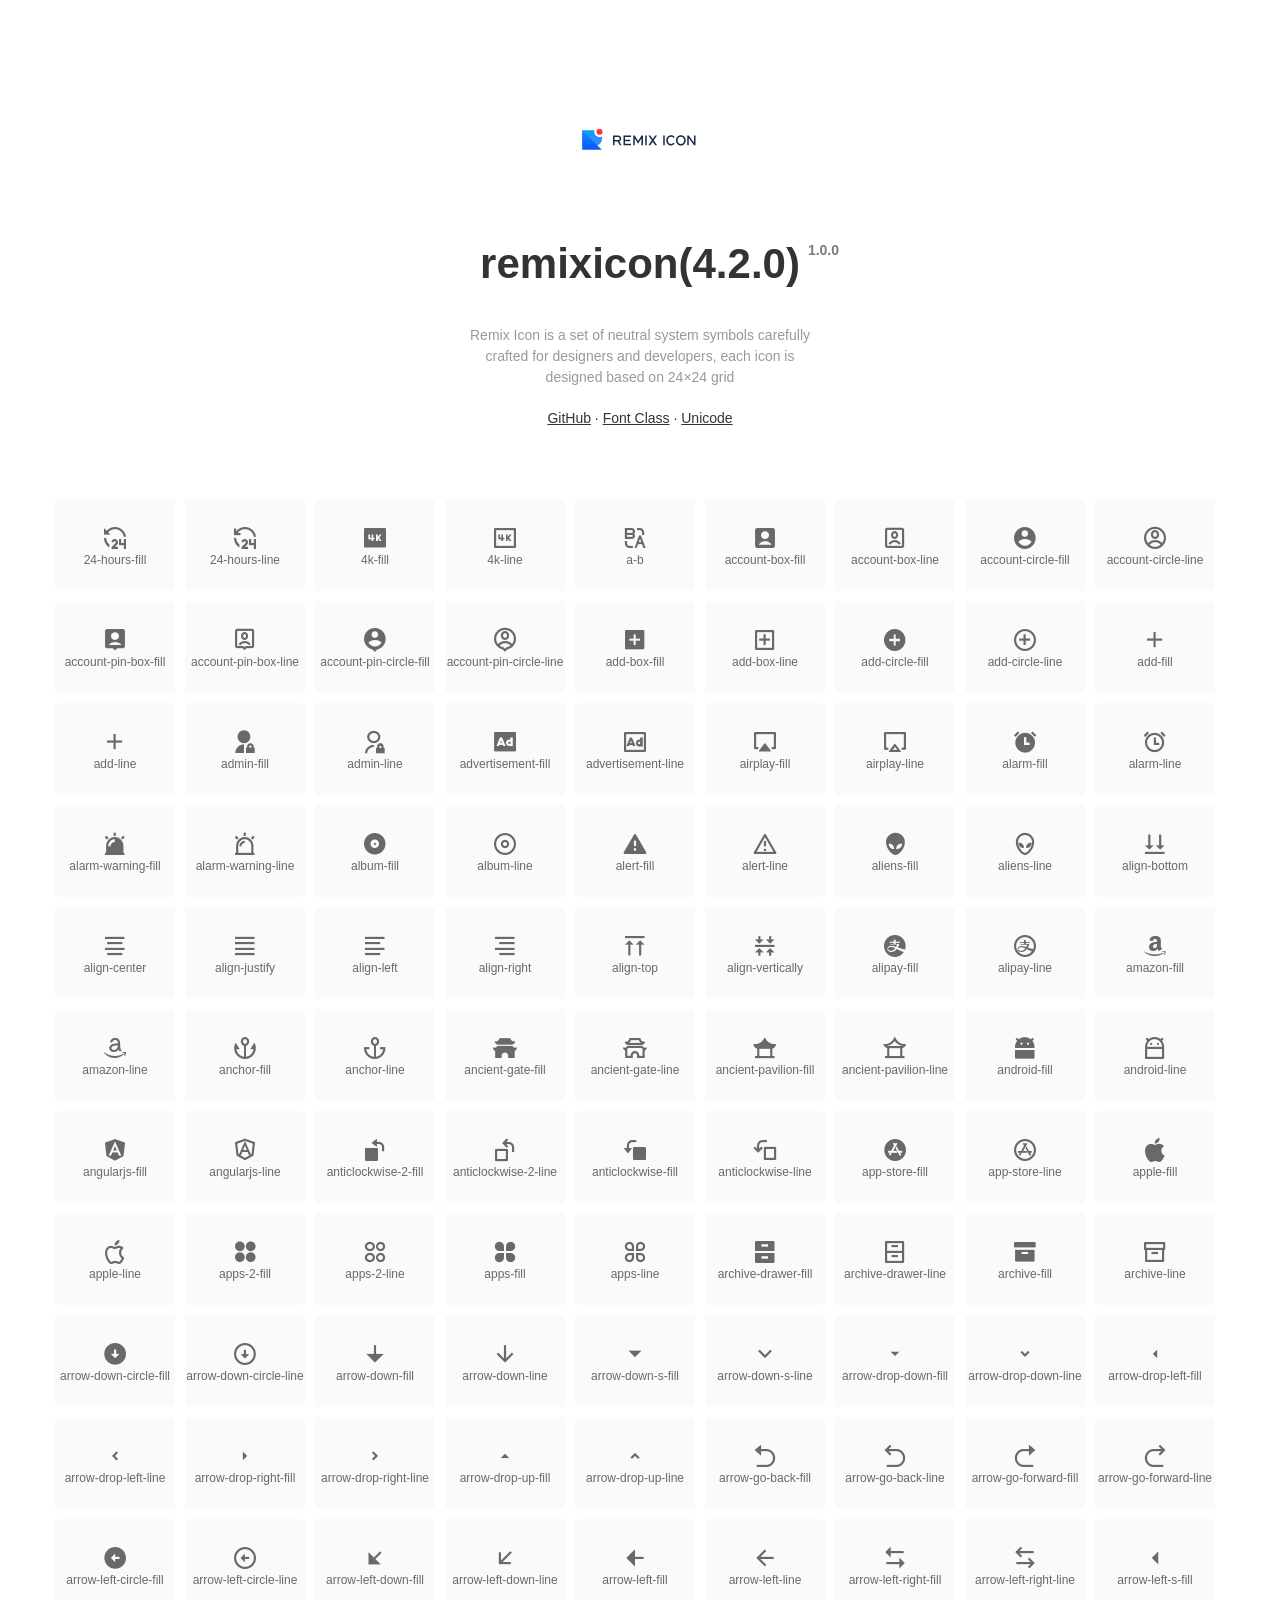
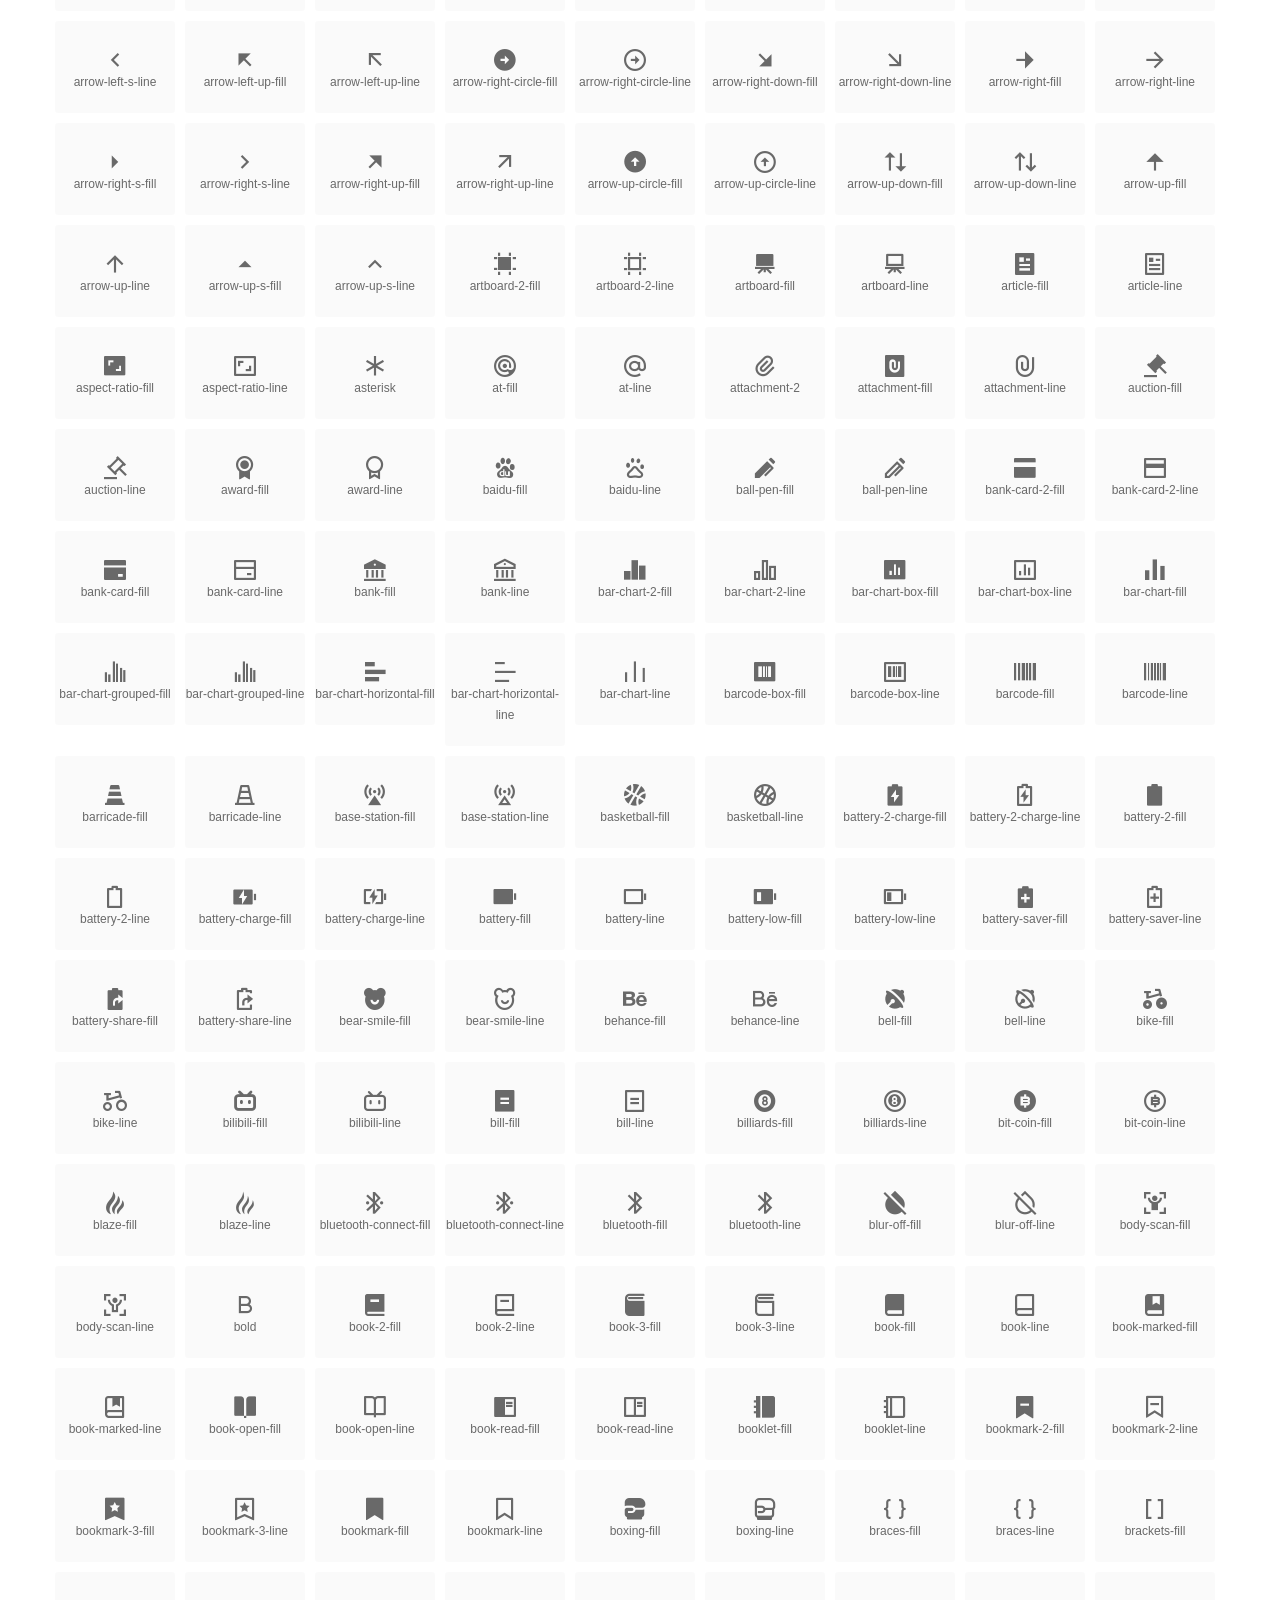
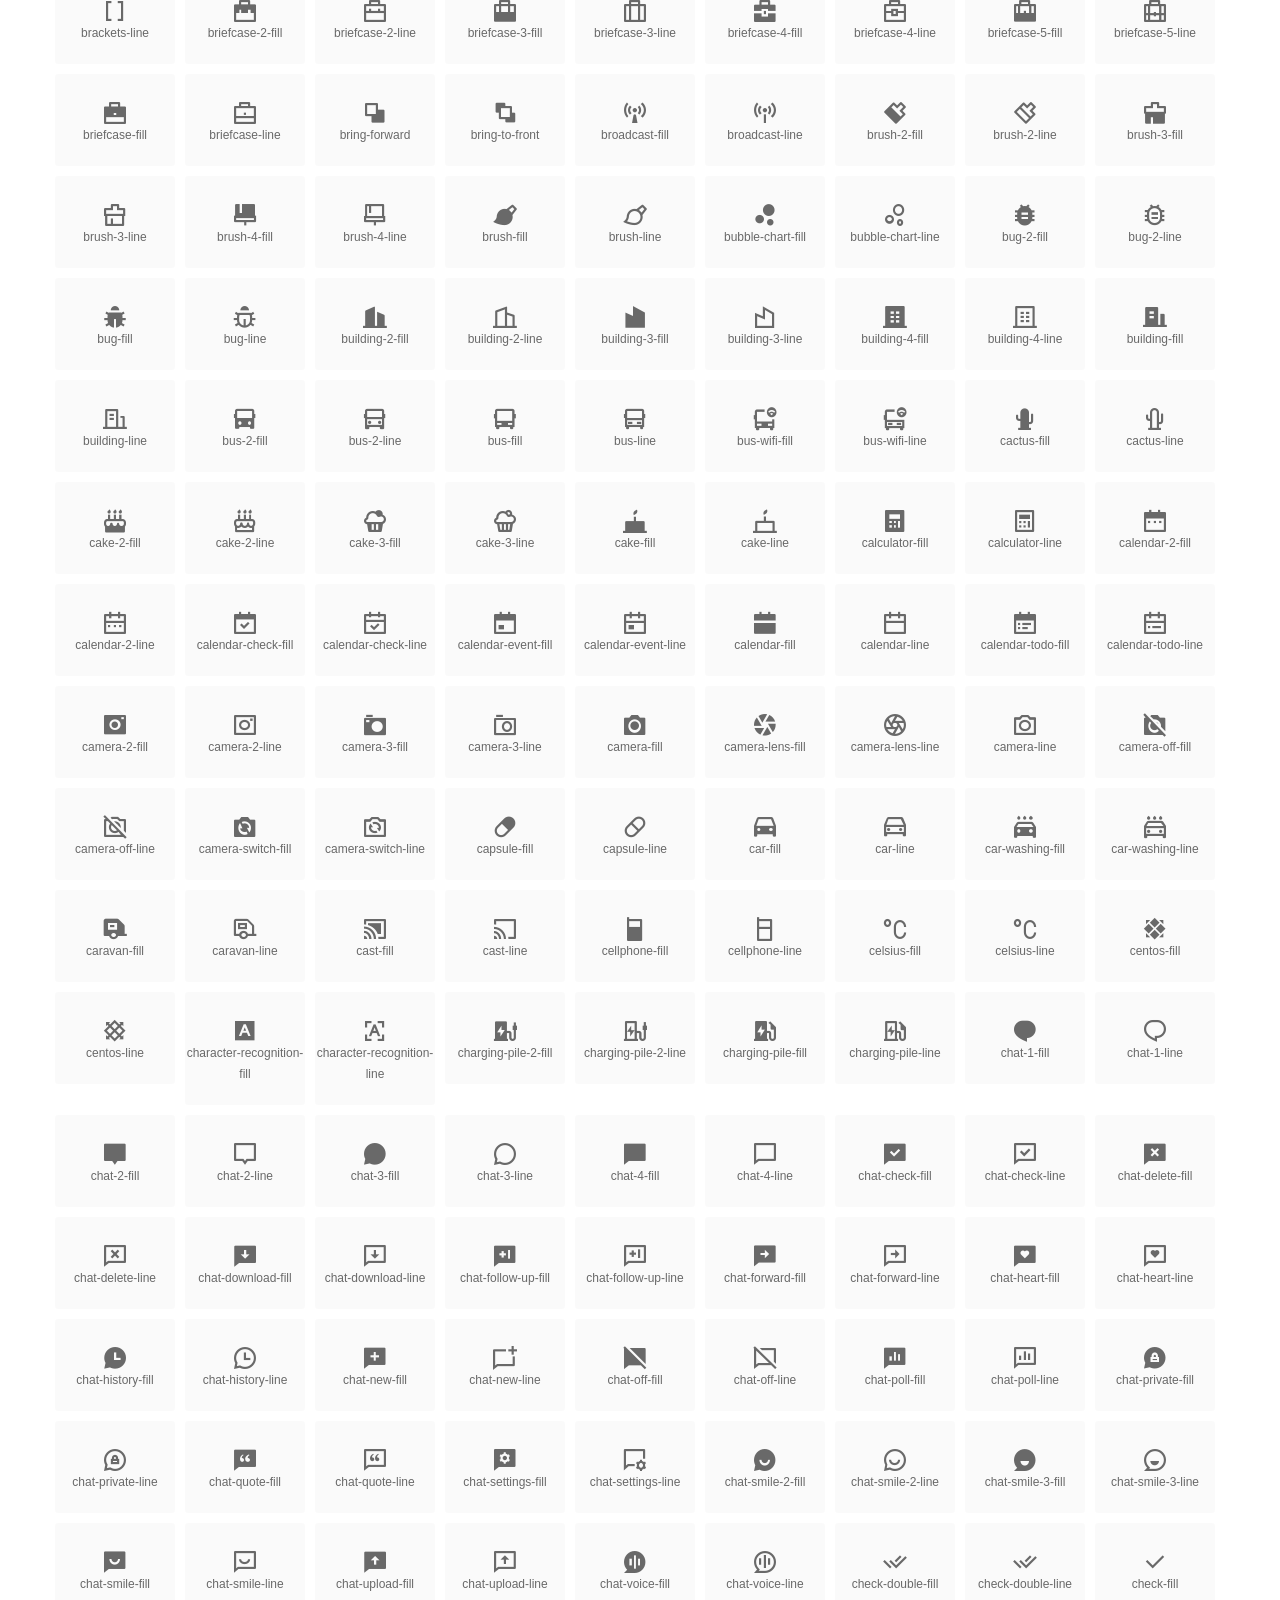
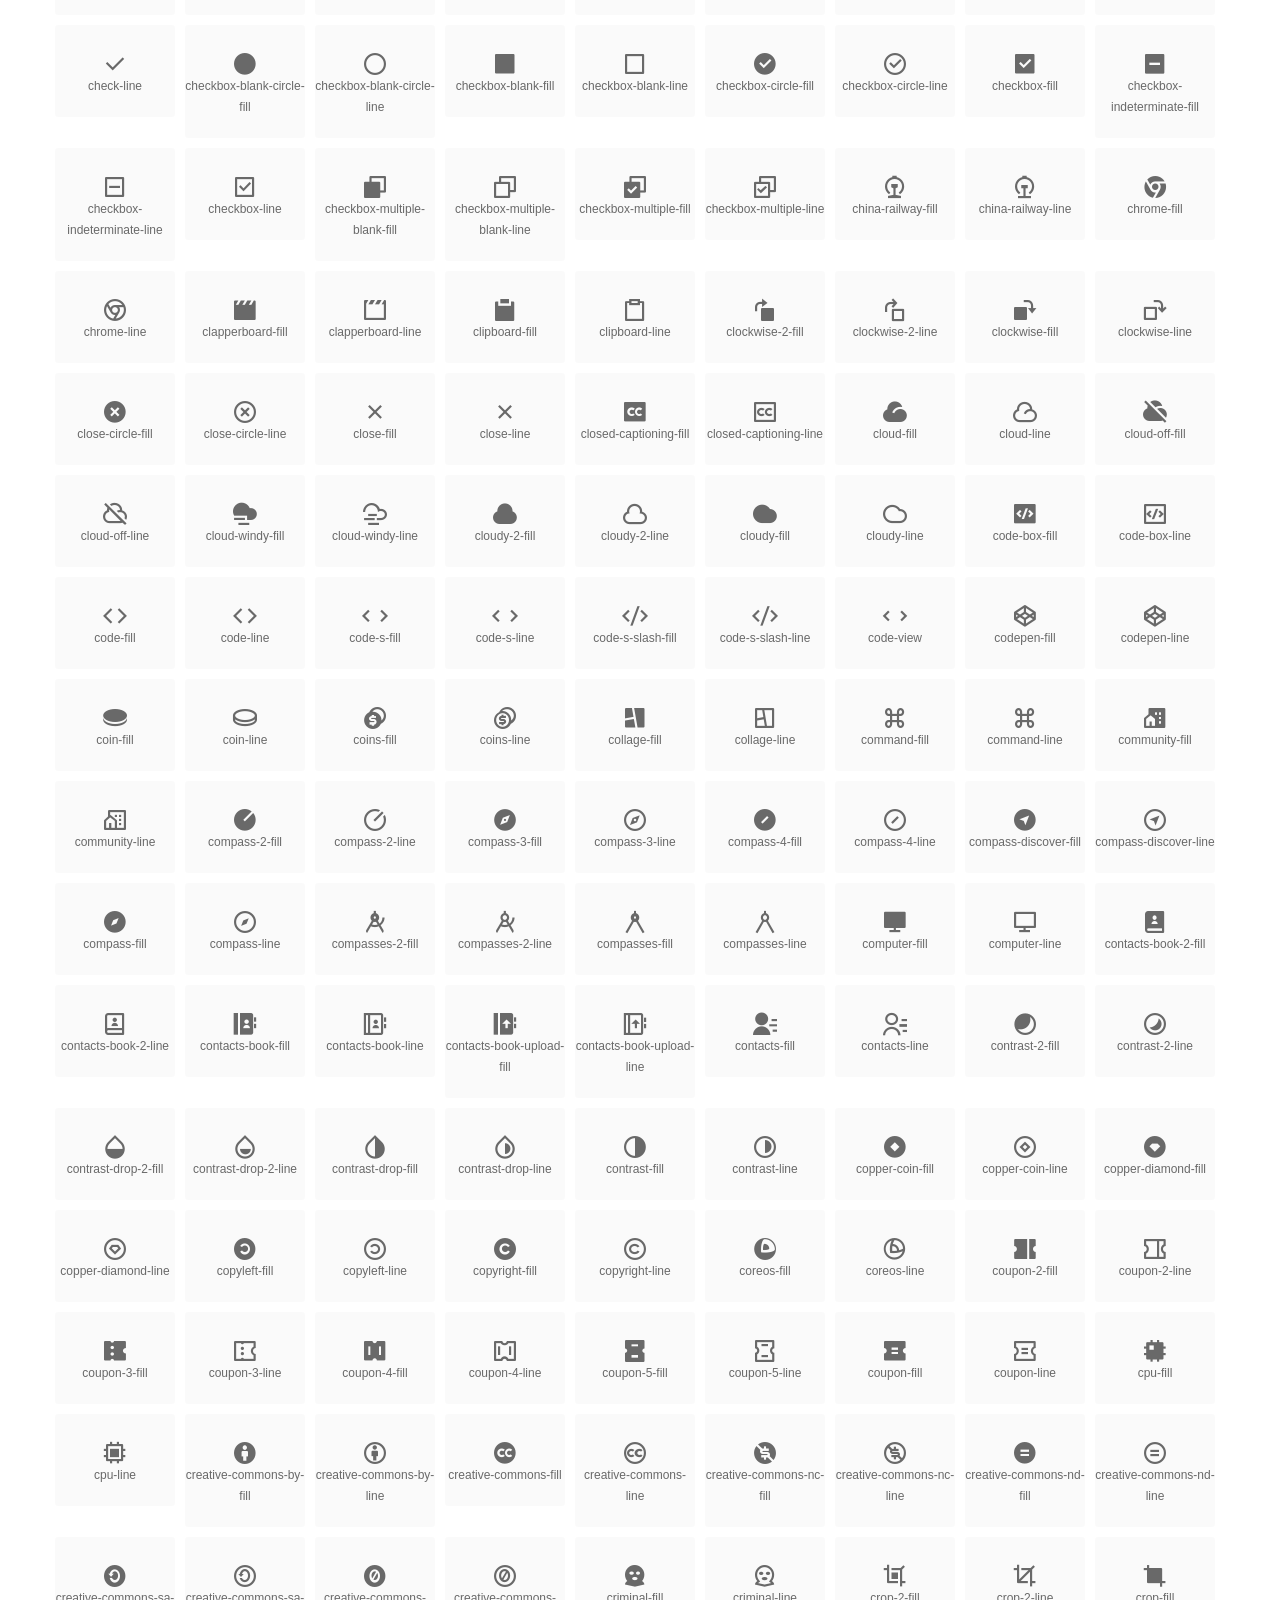
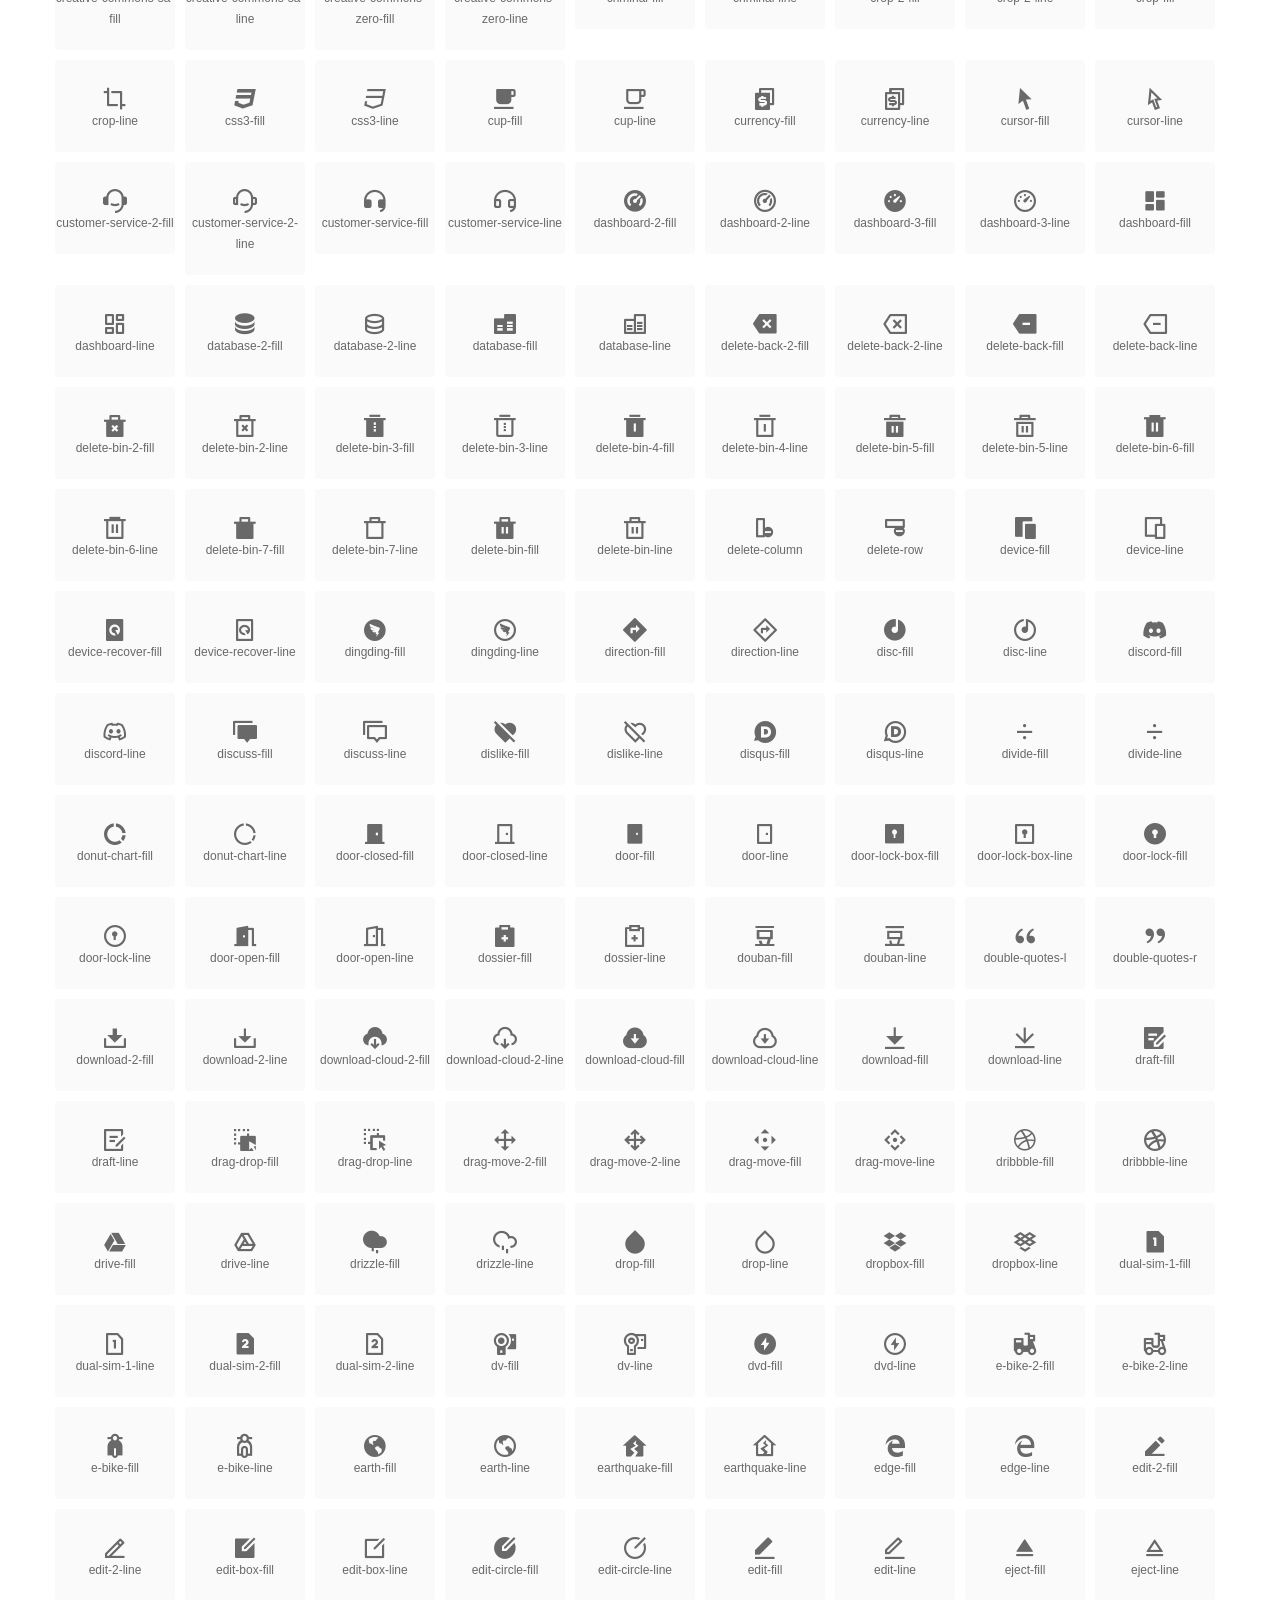
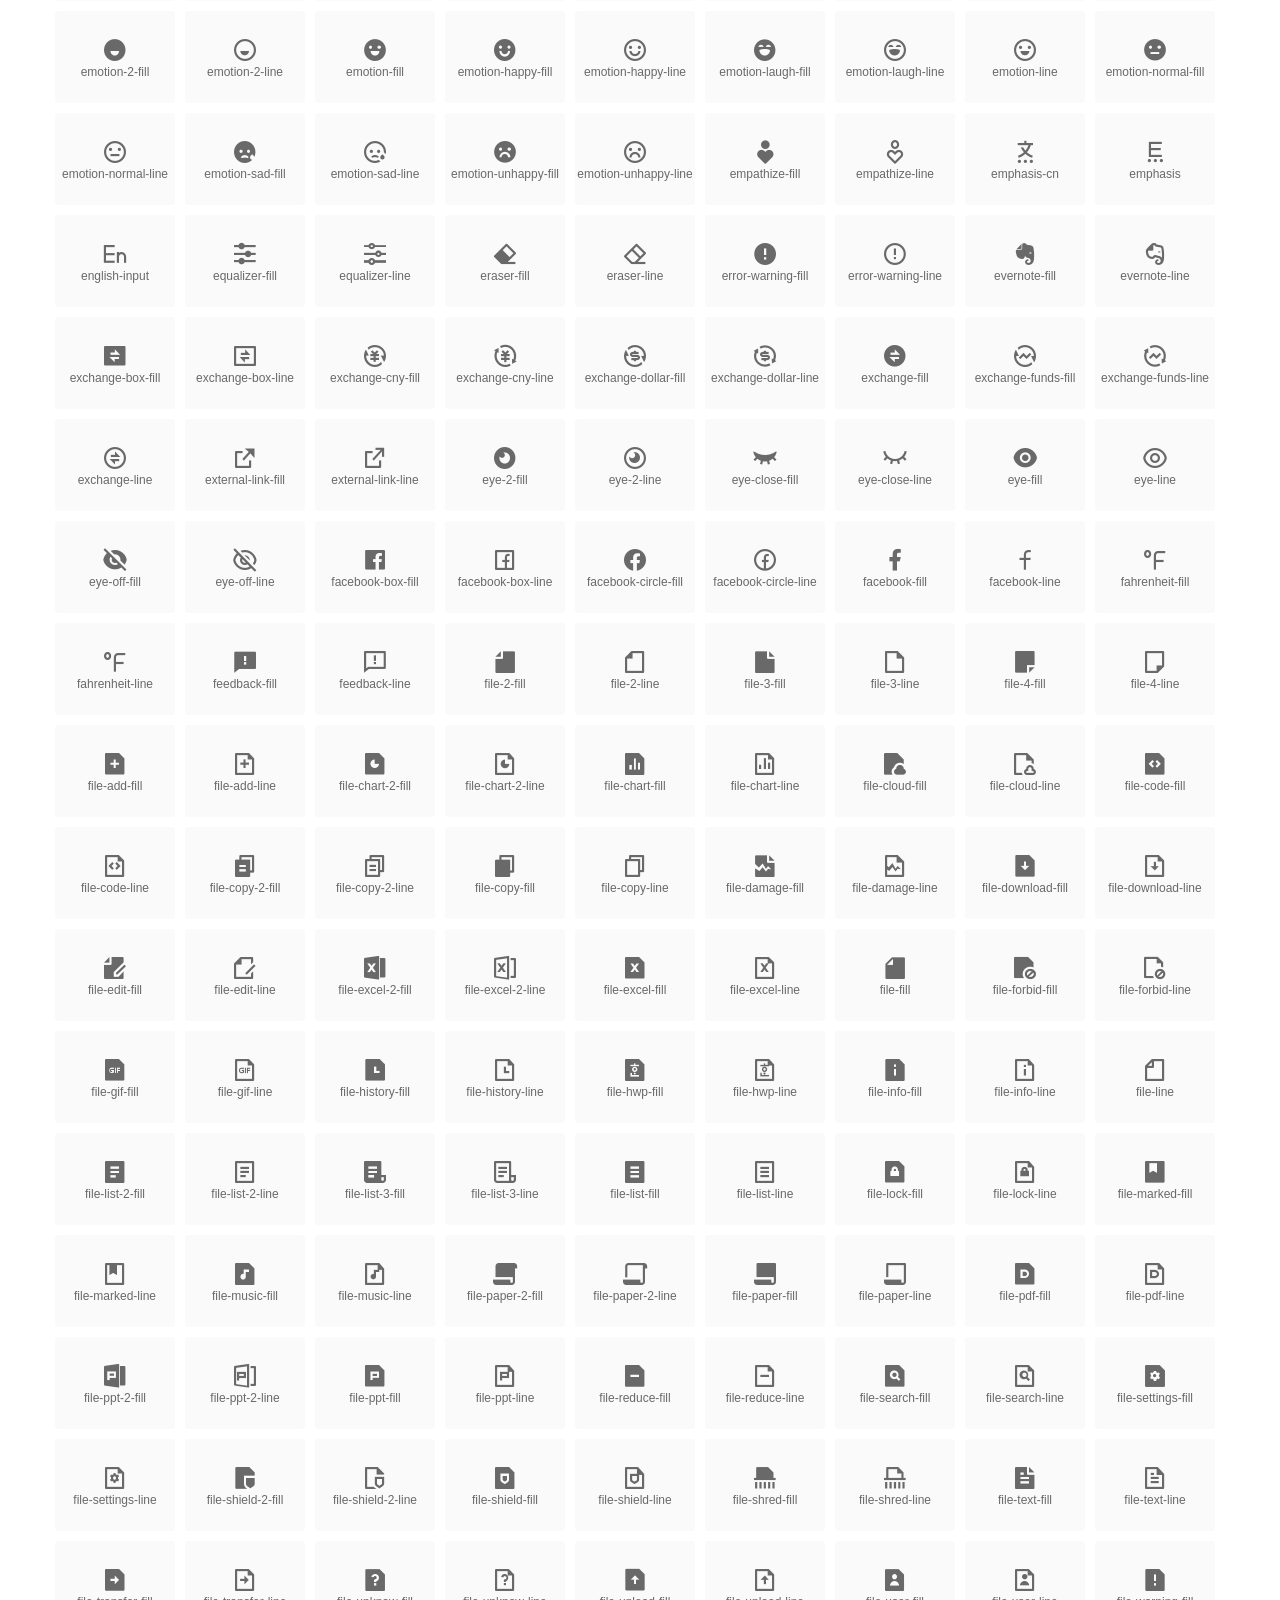
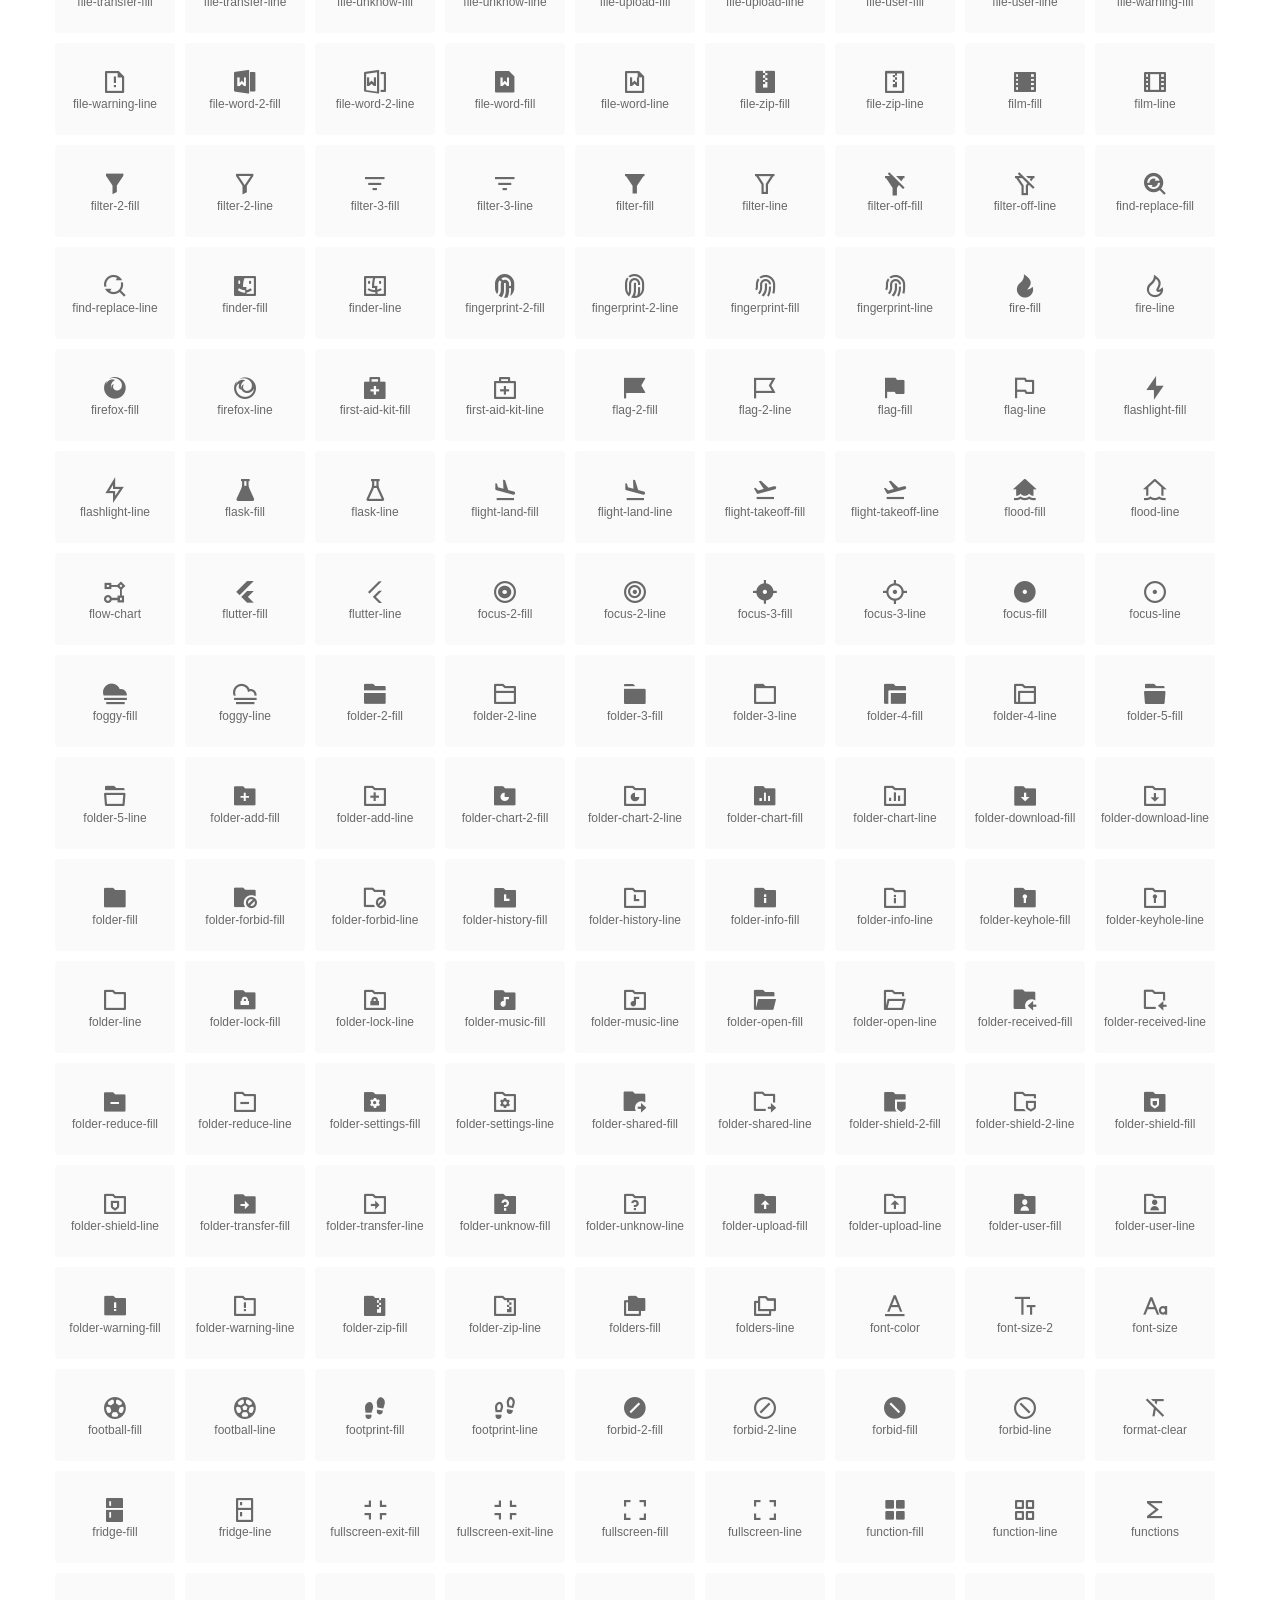
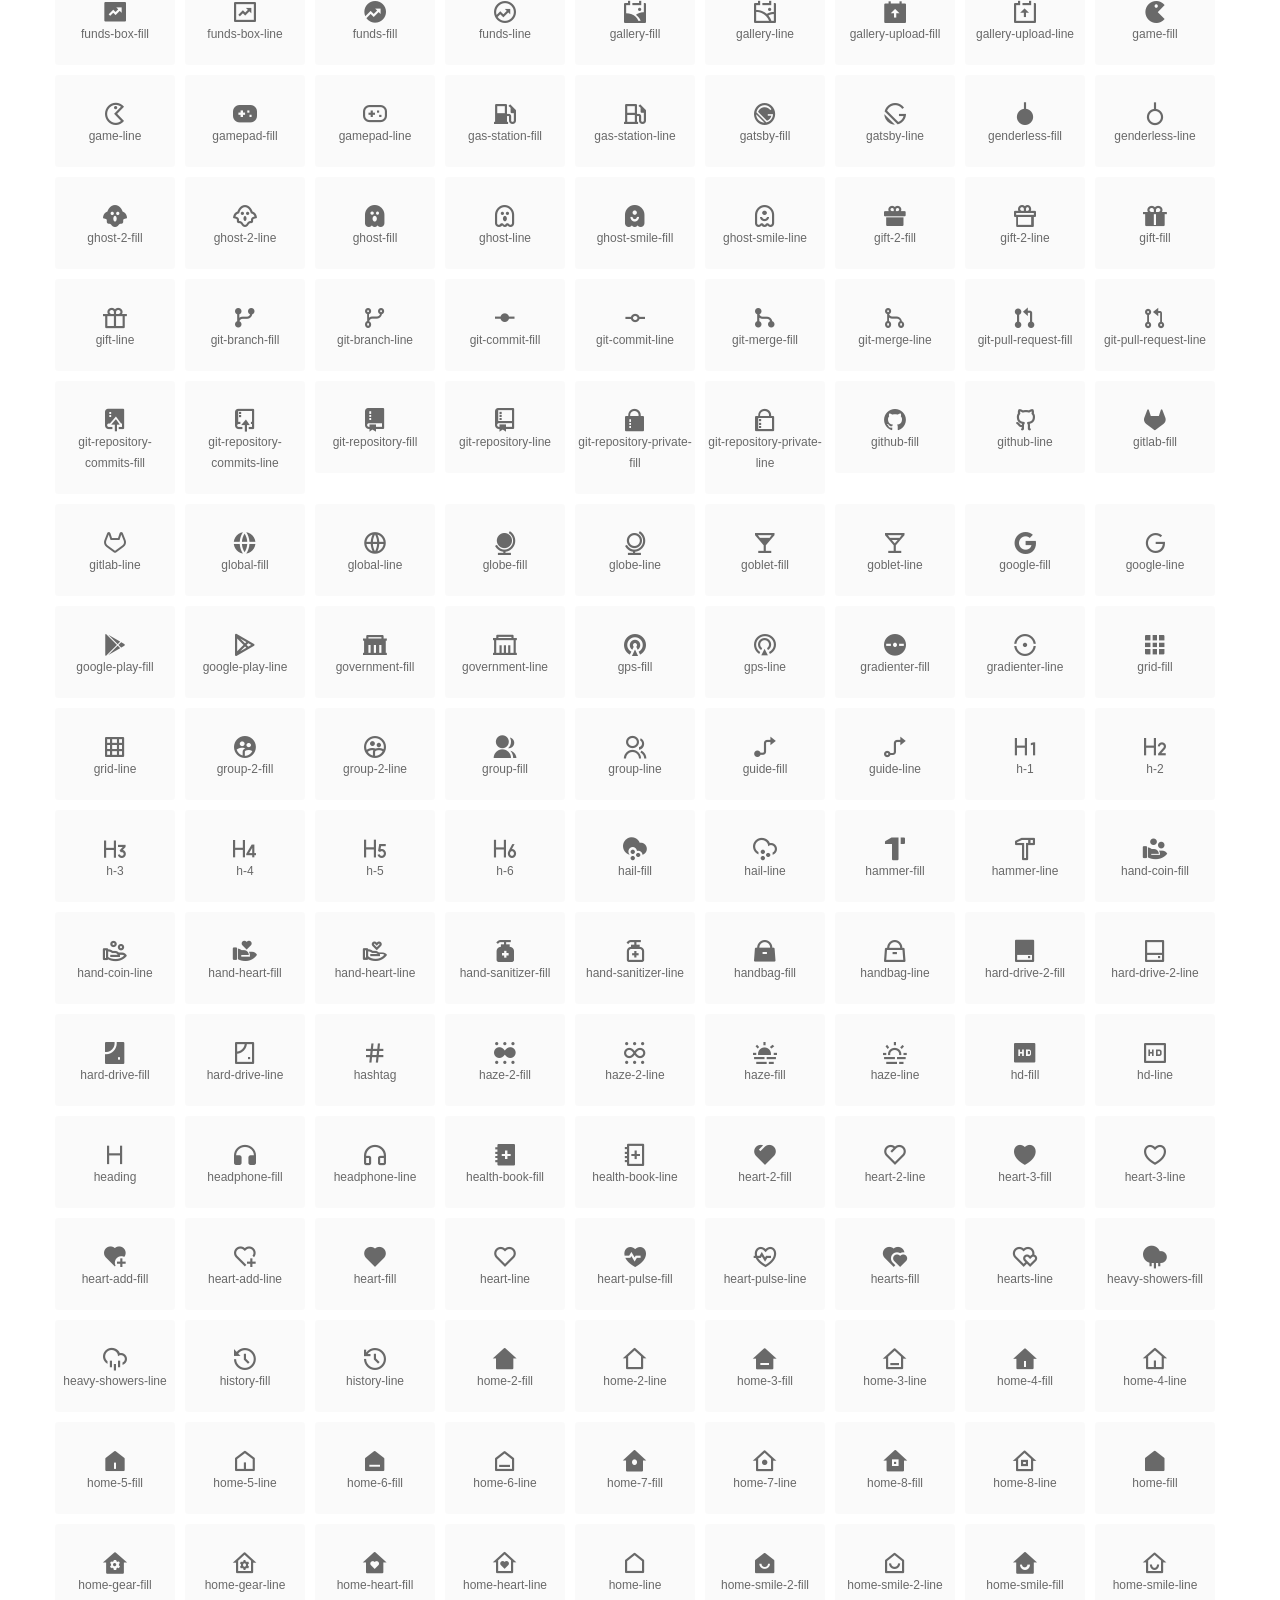
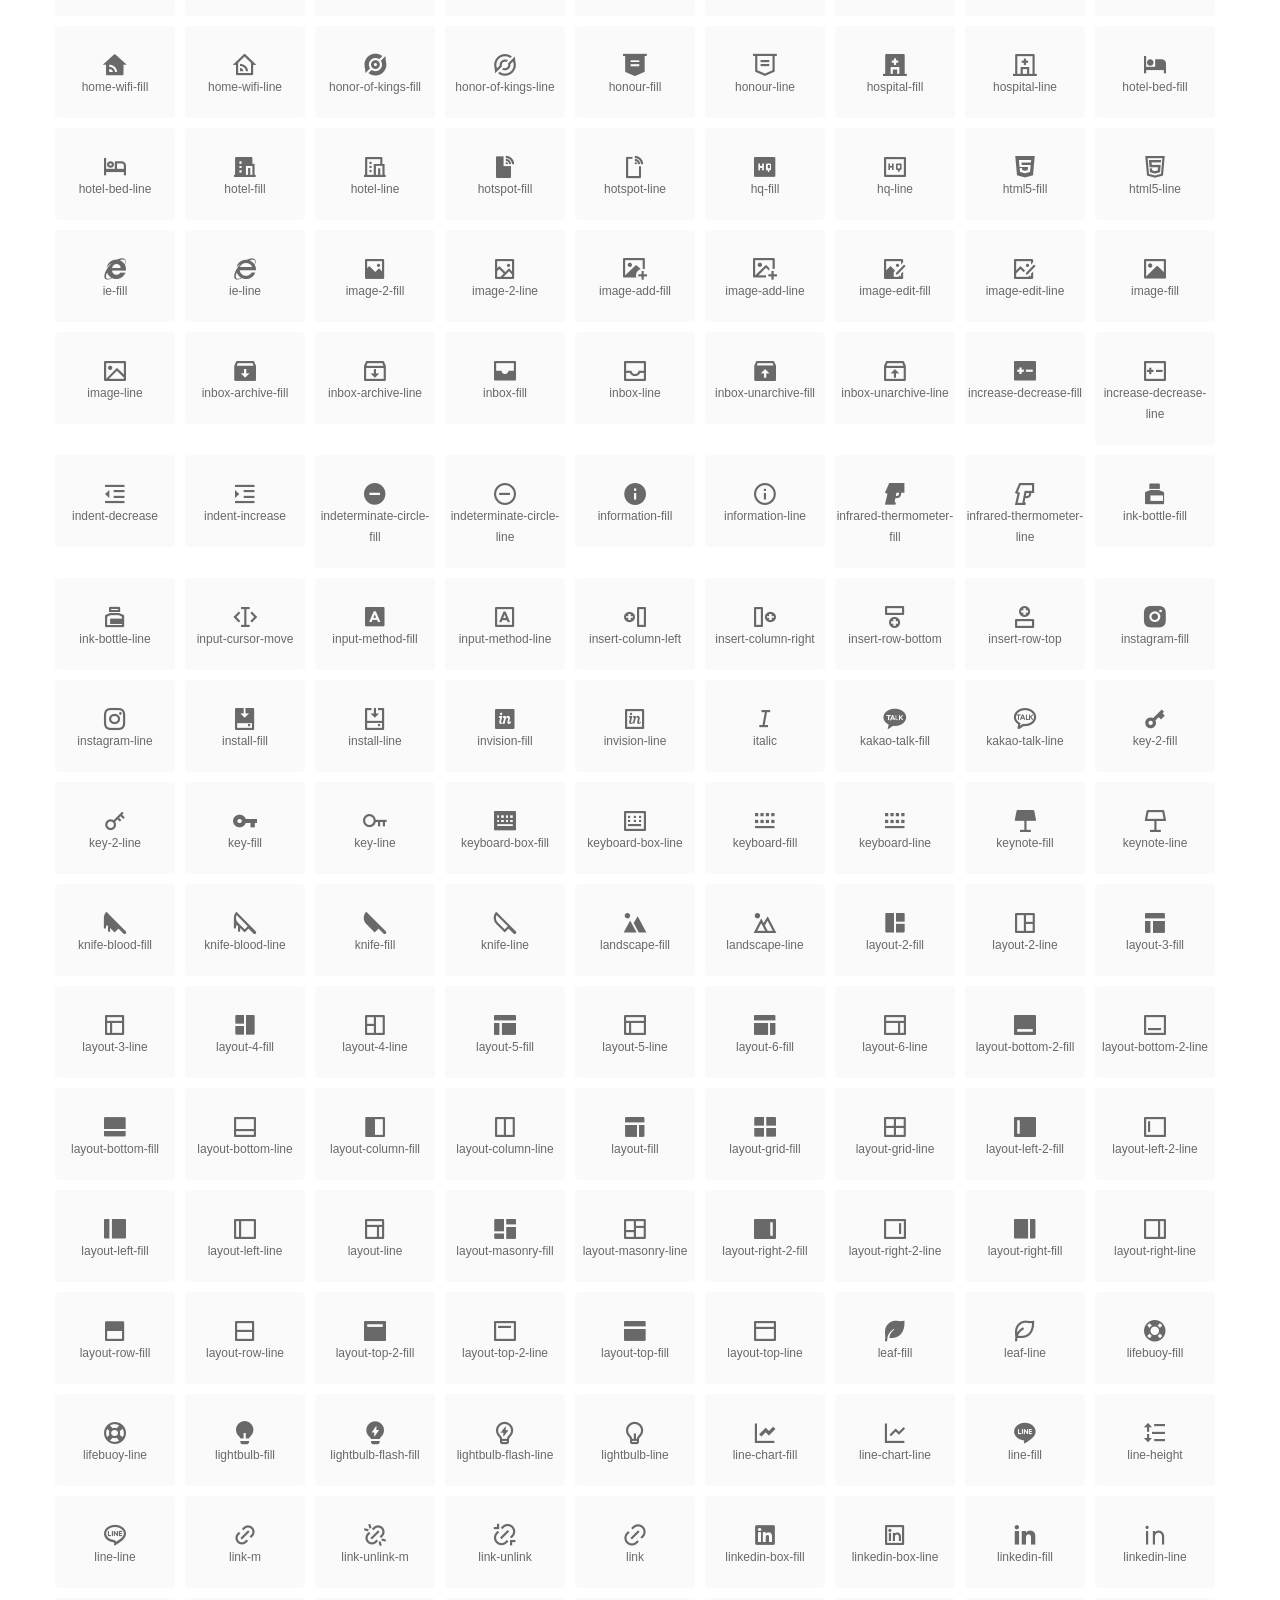
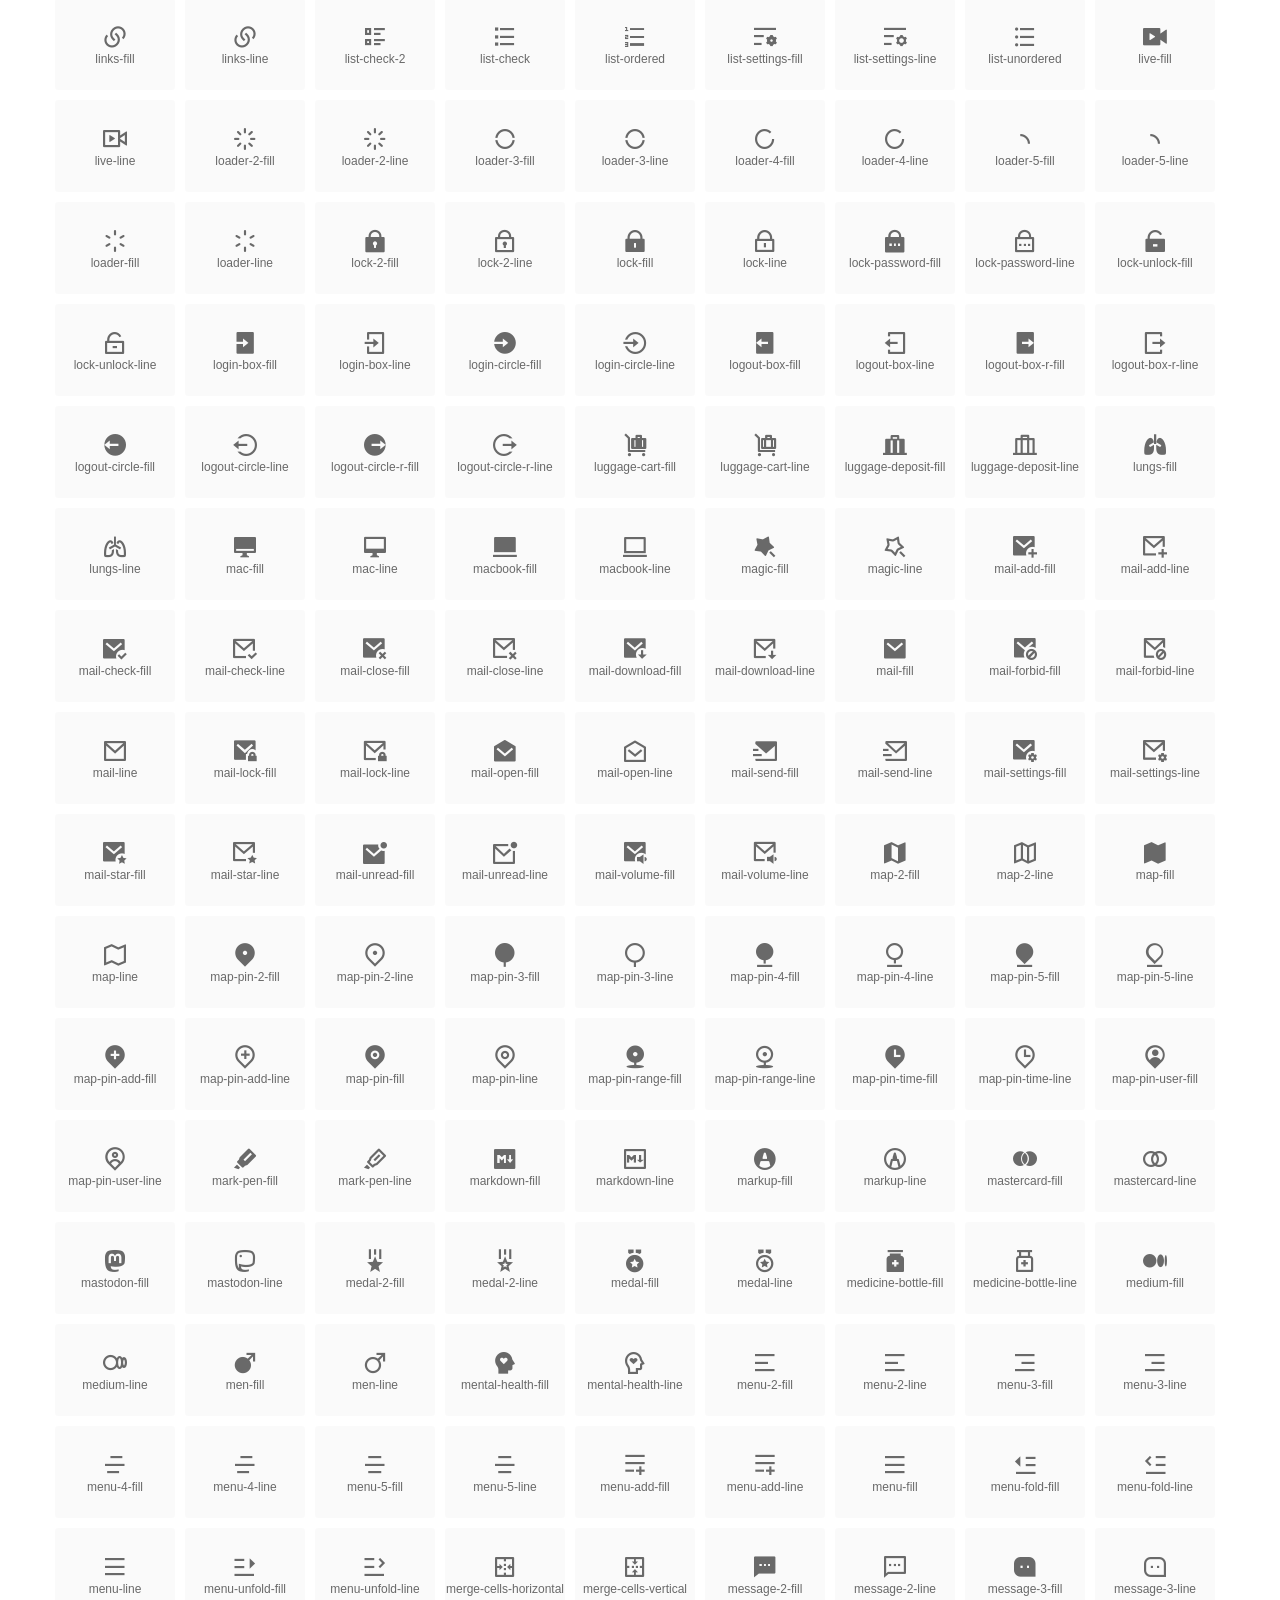
<file: remix/index.html>
<!DOCTYPE html>
<html lang="en">
<head>
  <meta charset="UTF-8">
  <title>remixicon(4.2.0)</title>
  <meta name="viewport" content="width=device-width,minimum-scale=1.0,maximum-scale=1.0,user-scalable=no">
   
  <meta name="description" content="Remix Icon is a set of neutral system symbols carefully crafted for designers and developers, each icon is designed based on 24×24 grid">
   
  <meta name="keywords" content="remixicon,TTF,EOT,WOFF,WOFF2,SVG">
  
  
  
  <link rel="stylesheet" href="remixicon.css" />
  
  <style>
    *{margin: 0;padding: 0;list-style: none;}
    body { color: #696969; font: 12px/1.5 tahoma, arial, \5b8b\4f53, sans-serif; }
    a { color: #333; text-decoration: underline; }
    a:hover { color: rgb(9, 73, 209); }
    .header { color: #333; text-align: center; padding: 80px 0 60px 0; min-height: 153px; font-size: 14px; }
    .header .logo svg { height: 120px; width: 120px; }
    .header h1 { font-size: 42px; padding: 26px 0 10px 0; }
    .header sup {font-size: 14px; margin: 8px 0 0 8px; position: absolute; color: #7b7b7b; }
    .info {
      color: #999;
      font-weight: normal;
      max-width: 346px;
      margin: 0 auto;
      padding: 20px 0;
      font-size: 14px;
    }

    .icons { max-width: 1190px; margin: 0 auto; }
    .icons ul { text-align: center; }
    .icons ul li {
      vertical-align: top;
      width: 120px;
      display: inline-block;
      text-align: center;
      background-color: rgba(0,0,0,.02);
      border-radius: 3px;
      padding: 29px 0 10px 0;
      margin-right: 10px;
      margin-top: 10px;
      transition: all 0.6s ease;
    }
    .icons ul li:hover { background-color: rgba(0,0,0,.06); }
    .icons ul li:hover span { color: #3c75e4; opacity: 1; }
    .icons ul li .unicode { color: #8c8c8c; opacity: 0.3; }
    .icons ul li h4 {
      font-weight: normal;
      padding: 10px 0 5px 0;
      display: block;
      color: #8c8c8c;
      font-size: 14px;
      line-height: 12px;
      opacity: 0.8;
    }
    .icons ul li:hover h4 { opacity: 1; }
    .icons ul li svg { width: 24px; height: 24px; }
    .icons ul li:hover { color: #3c75e4; }
    .footer { text-align: center; padding: 10px 0 90px 0; }
    .footer a { text-align: center; padding: 10px 0 90px 0; color: #696969;}
    .footer a:hover { color: #0949d1; }
    .links { text-align: center; padding: 50px 0 0 0; font-size: 14px; }
    
    .icons ul li.class-icon { font-size: 21px; line-height: 21px; padding-bottom: 20px; }
    .icons ul li.class-icon p{ font-size: 12px; }
    .icons ul li.class-icon [class^="ri-"]{ font-size: 26px; }
    
    
    
  </style>
  
</head>

<body>
  
  <div class="header">
    
    <div class="logo">
      <a href="./"><svg width="160" height="32" viewBox="0 0 160 32" fill="none" xmlns="http://www.w3.org/2000/svg">
<path d="M121.5 9.80005C123.33 9.80005 124.984 10.5797 126.165 11.8344L124.75 13.2496C123.929 12.3549 122.773 11.8 121.5 11.8C119.029 11.8 117 13.891 117 16.5C117 19.1091 119.029 21.2 121.5 21.2C122.773 21.2 123.929 20.6452 124.75 19.7505L126.165 21.1657C124.984 22.4204 123.33 23.2 121.5 23.2C117.91 23.2 115 20.2004 115 16.5C115 12.7997 117.91 9.80005 121.5 9.80005Z" fill="#1A2947"/>
<path d="M113 10V23H111V10H113Z" fill="#1A2947"/>
<path d="M154 23V9.99988H152L152 19.6019L144.997 9.99988L143 10.0039V23H145L145 13.3969L152 23H154Z" fill="#1A2947"/>
<path d="M68 10V12H60V15.5H67V17.5H60V21H68V23H58V10H68Z" fill="#1A2947"/>
<path d="M82 10L77.4999 17.201L73 10H71V23H73V13.775L77.4999 20.975L82 13.773V23H84V10H82Z" fill="#1A2947"/>
<path d="M89 10V23H87V10H89Z" fill="#1A2947"/>
<path d="M96.9999 14.7565L93.6689 9.99951H91.2279L95.7789 16.4995L91.2289 22.9995H93.6689L96.9999 18.2435L100.33 22.9995H102.772L98.2209 16.4995L102.773 9.99951H100.33L96.9999 14.7565Z" fill="#1A2947"/>
<path fill-rule="evenodd" clip-rule="evenodd" d="M141 16.5C141 12.7997 138.09 9.80005 134.5 9.80005C130.91 9.80005 128 12.7997 128 16.5C128 20.2004 130.91 23.2 134.5 23.2C138.09 23.2 141 20.2004 141 16.5ZM130 16.5C130 13.891 132.029 11.8 134.5 11.8C136.971 11.8 139 13.891 139 16.5C139 19.1091 136.971 21.2 134.5 21.2C132.029 21.2 130 19.1091 130 16.5Z" fill="#1A2947"/>
<path fill-rule="evenodd" clip-rule="evenodd" d="M51 10C53.2091 10 55 11.7909 55 14C55 15.7175 53.9176 17.1821 52.3977 17.749L55.1901 22.999H52.9251L50.267 18H46V23H44V10H51ZM46 11.999V15.999L51 16C52.1046 16 53 15.1046 53 14C53 12.8955 52.1 12 51 12L46 11.999Z" fill="#1A2947"/>
<path fill-rule="evenodd" clip-rule="evenodd" d="M19.2887 3.00389C19.1928 3.0013 19.0965 3 19 3H3V24H19C24.799 24 29.5 19.299 29.5 13.5C29.5 12.7108 29.4129 11.942 29.2479 11.2025C28.2772 11.7119 27.1722 12 26 12C22.134 12 19 8.86599 19 5C19 4.30645 19.1009 3.63646 19.2887 3.00389Z" fill="url(#paint0_linear_960_1054)"/>
<g filter="url(#filter0_b_960_1054)">
<path fill-rule="evenodd" clip-rule="evenodd" d="M3 3L29 29H3V3Z" fill="url(#paint1_linear_960_1054)"/>
</g>
<circle cx="26" cy="5" r="4" fill="url(#paint2_linear_960_1054)"/>
<defs>
<filter id="filter0_b_960_1054" x="-2.43656" y="-2.43656" width="36.8731" height="36.8731" filterUnits="userSpaceOnUse" color-interpolation-filters="sRGB">
<feFlood flood-opacity="0" result="BackgroundImageFix"/>
<feGaussianBlur in="BackgroundImage" stdDeviation="2.71828"/>
<feComposite in2="SourceAlpha" operator="in" result="effect1_backgroundBlur_960_1054"/>
<feBlend mode="normal" in="SourceGraphic" in2="effect1_backgroundBlur_960_1054" result="shape"/>
</filter>
<linearGradient id="paint0_linear_960_1054" x1="3" y1="3" x2="3" y2="24" gradientUnits="userSpaceOnUse">
<stop stop-color="#05A0FA"/>
<stop offset="1" stop-color="#4785FF"/>
</linearGradient>
<linearGradient id="paint1_linear_960_1054" x1="3" y1="3" x2="3" y2="29" gradientUnits="userSpaceOnUse">
<stop stop-color="#1A8CFF"/>
<stop offset="1" stop-color="#0557FA"/>
</linearGradient>
<linearGradient id="paint2_linear_960_1054" x1="22" y1="1" x2="22" y2="9" gradientUnits="userSpaceOnUse">
<stop stop-color="#FF463A"/>
<stop offset="1" stop-color="#FF1F5A"/>
</linearGradient>
</defs>
</svg>
</a>
    </div>
    
    <h1>remixicon(4.2.0)<sup>1.0.0</sup></h1>
    <div class="info">
      Remix Icon is a set of neutral system symbols carefully crafted for designers and developers, each icon is designed based on 24×24 grid
    </div>
    <p>
      
      <a href="https://github.com/Remix-Design/remixicon.git">GitHub</a> · 
      
      <a href="index.html">Font Class</a> · 
      
      <a href="unicode.html">Unicode</a>
      
    </p>
  </div>
  <div class="icons">
    <ul>
      <li class="class-icon"><i class="ri-24-hours-fill"></i><p class="name">24-hours-fill</p></li><li class="class-icon"><i class="ri-24-hours-line"></i><p class="name">24-hours-line</p></li><li class="class-icon"><i class="ri-4k-fill"></i><p class="name">4k-fill</p></li><li class="class-icon"><i class="ri-4k-line"></i><p class="name">4k-line</p></li><li class="class-icon"><i class="ri-a-b"></i><p class="name">a-b</p></li><li class="class-icon"><i class="ri-account-box-fill"></i><p class="name">account-box-fill</p></li><li class="class-icon"><i class="ri-account-box-line"></i><p class="name">account-box-line</p></li><li class="class-icon"><i class="ri-account-circle-fill"></i><p class="name">account-circle-fill</p></li><li class="class-icon"><i class="ri-account-circle-line"></i><p class="name">account-circle-line</p></li><li class="class-icon"><i class="ri-account-pin-box-fill"></i><p class="name">account-pin-box-fill</p></li><li class="class-icon"><i class="ri-account-pin-box-line"></i><p class="name">account-pin-box-line</p></li><li class="class-icon"><i class="ri-account-pin-circle-fill"></i><p class="name">account-pin-circle-fill</p></li><li class="class-icon"><i class="ri-account-pin-circle-line"></i><p class="name">account-pin-circle-line</p></li><li class="class-icon"><i class="ri-add-box-fill"></i><p class="name">add-box-fill</p></li><li class="class-icon"><i class="ri-add-box-line"></i><p class="name">add-box-line</p></li><li class="class-icon"><i class="ri-add-circle-fill"></i><p class="name">add-circle-fill</p></li><li class="class-icon"><i class="ri-add-circle-line"></i><p class="name">add-circle-line</p></li><li class="class-icon"><i class="ri-add-fill"></i><p class="name">add-fill</p></li><li class="class-icon"><i class="ri-add-line"></i><p class="name">add-line</p></li><li class="class-icon"><i class="ri-admin-fill"></i><p class="name">admin-fill</p></li><li class="class-icon"><i class="ri-admin-line"></i><p class="name">admin-line</p></li><li class="class-icon"><i class="ri-advertisement-fill"></i><p class="name">advertisement-fill</p></li><li class="class-icon"><i class="ri-advertisement-line"></i><p class="name">advertisement-line</p></li><li class="class-icon"><i class="ri-airplay-fill"></i><p class="name">airplay-fill</p></li><li class="class-icon"><i class="ri-airplay-line"></i><p class="name">airplay-line</p></li><li class="class-icon"><i class="ri-alarm-fill"></i><p class="name">alarm-fill</p></li><li class="class-icon"><i class="ri-alarm-line"></i><p class="name">alarm-line</p></li><li class="class-icon"><i class="ri-alarm-warning-fill"></i><p class="name">alarm-warning-fill</p></li><li class="class-icon"><i class="ri-alarm-warning-line"></i><p class="name">alarm-warning-line</p></li><li class="class-icon"><i class="ri-album-fill"></i><p class="name">album-fill</p></li><li class="class-icon"><i class="ri-album-line"></i><p class="name">album-line</p></li><li class="class-icon"><i class="ri-alert-fill"></i><p class="name">alert-fill</p></li><li class="class-icon"><i class="ri-alert-line"></i><p class="name">alert-line</p></li><li class="class-icon"><i class="ri-aliens-fill"></i><p class="name">aliens-fill</p></li><li class="class-icon"><i class="ri-aliens-line"></i><p class="name">aliens-line</p></li><li class="class-icon"><i class="ri-align-bottom"></i><p class="name">align-bottom</p></li><li class="class-icon"><i class="ri-align-center"></i><p class="name">align-center</p></li><li class="class-icon"><i class="ri-align-justify"></i><p class="name">align-justify</p></li><li class="class-icon"><i class="ri-align-left"></i><p class="name">align-left</p></li><li class="class-icon"><i class="ri-align-right"></i><p class="name">align-right</p></li><li class="class-icon"><i class="ri-align-top"></i><p class="name">align-top</p></li><li class="class-icon"><i class="ri-align-vertically"></i><p class="name">align-vertically</p></li><li class="class-icon"><i class="ri-alipay-fill"></i><p class="name">alipay-fill</p></li><li class="class-icon"><i class="ri-alipay-line"></i><p class="name">alipay-line</p></li><li class="class-icon"><i class="ri-amazon-fill"></i><p class="name">amazon-fill</p></li><li class="class-icon"><i class="ri-amazon-line"></i><p class="name">amazon-line</p></li><li class="class-icon"><i class="ri-anchor-fill"></i><p class="name">anchor-fill</p></li><li class="class-icon"><i class="ri-anchor-line"></i><p class="name">anchor-line</p></li><li class="class-icon"><i class="ri-ancient-gate-fill"></i><p class="name">ancient-gate-fill</p></li><li class="class-icon"><i class="ri-ancient-gate-line"></i><p class="name">ancient-gate-line</p></li><li class="class-icon"><i class="ri-ancient-pavilion-fill"></i><p class="name">ancient-pavilion-fill</p></li><li class="class-icon"><i class="ri-ancient-pavilion-line"></i><p class="name">ancient-pavilion-line</p></li><li class="class-icon"><i class="ri-android-fill"></i><p class="name">android-fill</p></li><li class="class-icon"><i class="ri-android-line"></i><p class="name">android-line</p></li><li class="class-icon"><i class="ri-angularjs-fill"></i><p class="name">angularjs-fill</p></li><li class="class-icon"><i class="ri-angularjs-line"></i><p class="name">angularjs-line</p></li><li class="class-icon"><i class="ri-anticlockwise-2-fill"></i><p class="name">anticlockwise-2-fill</p></li><li class="class-icon"><i class="ri-anticlockwise-2-line"></i><p class="name">anticlockwise-2-line</p></li><li class="class-icon"><i class="ri-anticlockwise-fill"></i><p class="name">anticlockwise-fill</p></li><li class="class-icon"><i class="ri-anticlockwise-line"></i><p class="name">anticlockwise-line</p></li><li class="class-icon"><i class="ri-app-store-fill"></i><p class="name">app-store-fill</p></li><li class="class-icon"><i class="ri-app-store-line"></i><p class="name">app-store-line</p></li><li class="class-icon"><i class="ri-apple-fill"></i><p class="name">apple-fill</p></li><li class="class-icon"><i class="ri-apple-line"></i><p class="name">apple-line</p></li><li class="class-icon"><i class="ri-apps-2-fill"></i><p class="name">apps-2-fill</p></li><li class="class-icon"><i class="ri-apps-2-line"></i><p class="name">apps-2-line</p></li><li class="class-icon"><i class="ri-apps-fill"></i><p class="name">apps-fill</p></li><li class="class-icon"><i class="ri-apps-line"></i><p class="name">apps-line</p></li><li class="class-icon"><i class="ri-archive-drawer-fill"></i><p class="name">archive-drawer-fill</p></li><li class="class-icon"><i class="ri-archive-drawer-line"></i><p class="name">archive-drawer-line</p></li><li class="class-icon"><i class="ri-archive-fill"></i><p class="name">archive-fill</p></li><li class="class-icon"><i class="ri-archive-line"></i><p class="name">archive-line</p></li><li class="class-icon"><i class="ri-arrow-down-circle-fill"></i><p class="name">arrow-down-circle-fill</p></li><li class="class-icon"><i class="ri-arrow-down-circle-line"></i><p class="name">arrow-down-circle-line</p></li><li class="class-icon"><i class="ri-arrow-down-fill"></i><p class="name">arrow-down-fill</p></li><li class="class-icon"><i class="ri-arrow-down-line"></i><p class="name">arrow-down-line</p></li><li class="class-icon"><i class="ri-arrow-down-s-fill"></i><p class="name">arrow-down-s-fill</p></li><li class="class-icon"><i class="ri-arrow-down-s-line"></i><p class="name">arrow-down-s-line</p></li><li class="class-icon"><i class="ri-arrow-drop-down-fill"></i><p class="name">arrow-drop-down-fill</p></li><li class="class-icon"><i class="ri-arrow-drop-down-line"></i><p class="name">arrow-drop-down-line</p></li><li class="class-icon"><i class="ri-arrow-drop-left-fill"></i><p class="name">arrow-drop-left-fill</p></li><li class="class-icon"><i class="ri-arrow-drop-left-line"></i><p class="name">arrow-drop-left-line</p></li><li class="class-icon"><i class="ri-arrow-drop-right-fill"></i><p class="name">arrow-drop-right-fill</p></li><li class="class-icon"><i class="ri-arrow-drop-right-line"></i><p class="name">arrow-drop-right-line</p></li><li class="class-icon"><i class="ri-arrow-drop-up-fill"></i><p class="name">arrow-drop-up-fill</p></li><li class="class-icon"><i class="ri-arrow-drop-up-line"></i><p class="name">arrow-drop-up-line</p></li><li class="class-icon"><i class="ri-arrow-go-back-fill"></i><p class="name">arrow-go-back-fill</p></li><li class="class-icon"><i class="ri-arrow-go-back-line"></i><p class="name">arrow-go-back-line</p></li><li class="class-icon"><i class="ri-arrow-go-forward-fill"></i><p class="name">arrow-go-forward-fill</p></li><li class="class-icon"><i class="ri-arrow-go-forward-line"></i><p class="name">arrow-go-forward-line</p></li><li class="class-icon"><i class="ri-arrow-left-circle-fill"></i><p class="name">arrow-left-circle-fill</p></li><li class="class-icon"><i class="ri-arrow-left-circle-line"></i><p class="name">arrow-left-circle-line</p></li><li class="class-icon"><i class="ri-arrow-left-down-fill"></i><p class="name">arrow-left-down-fill</p></li><li class="class-icon"><i class="ri-arrow-left-down-line"></i><p class="name">arrow-left-down-line</p></li><li class="class-icon"><i class="ri-arrow-left-fill"></i><p class="name">arrow-left-fill</p></li><li class="class-icon"><i class="ri-arrow-left-line"></i><p class="name">arrow-left-line</p></li><li class="class-icon"><i class="ri-arrow-left-right-fill"></i><p class="name">arrow-left-right-fill</p></li><li class="class-icon"><i class="ri-arrow-left-right-line"></i><p class="name">arrow-left-right-line</p></li><li class="class-icon"><i class="ri-arrow-left-s-fill"></i><p class="name">arrow-left-s-fill</p></li><li class="class-icon"><i class="ri-arrow-left-s-line"></i><p class="name">arrow-left-s-line</p></li><li class="class-icon"><i class="ri-arrow-left-up-fill"></i><p class="name">arrow-left-up-fill</p></li><li class="class-icon"><i class="ri-arrow-left-up-line"></i><p class="name">arrow-left-up-line</p></li><li class="class-icon"><i class="ri-arrow-right-circle-fill"></i><p class="name">arrow-right-circle-fill</p></li><li class="class-icon"><i class="ri-arrow-right-circle-line"></i><p class="name">arrow-right-circle-line</p></li><li class="class-icon"><i class="ri-arrow-right-down-fill"></i><p class="name">arrow-right-down-fill</p></li><li class="class-icon"><i class="ri-arrow-right-down-line"></i><p class="name">arrow-right-down-line</p></li><li class="class-icon"><i class="ri-arrow-right-fill"></i><p class="name">arrow-right-fill</p></li><li class="class-icon"><i class="ri-arrow-right-line"></i><p class="name">arrow-right-line</p></li><li class="class-icon"><i class="ri-arrow-right-s-fill"></i><p class="name">arrow-right-s-fill</p></li><li class="class-icon"><i class="ri-arrow-right-s-line"></i><p class="name">arrow-right-s-line</p></li><li class="class-icon"><i class="ri-arrow-right-up-fill"></i><p class="name">arrow-right-up-fill</p></li><li class="class-icon"><i class="ri-arrow-right-up-line"></i><p class="name">arrow-right-up-line</p></li><li class="class-icon"><i class="ri-arrow-up-circle-fill"></i><p class="name">arrow-up-circle-fill</p></li><li class="class-icon"><i class="ri-arrow-up-circle-line"></i><p class="name">arrow-up-circle-line</p></li><li class="class-icon"><i class="ri-arrow-up-down-fill"></i><p class="name">arrow-up-down-fill</p></li><li class="class-icon"><i class="ri-arrow-up-down-line"></i><p class="name">arrow-up-down-line</p></li><li class="class-icon"><i class="ri-arrow-up-fill"></i><p class="name">arrow-up-fill</p></li><li class="class-icon"><i class="ri-arrow-up-line"></i><p class="name">arrow-up-line</p></li><li class="class-icon"><i class="ri-arrow-up-s-fill"></i><p class="name">arrow-up-s-fill</p></li><li class="class-icon"><i class="ri-arrow-up-s-line"></i><p class="name">arrow-up-s-line</p></li><li class="class-icon"><i class="ri-artboard-2-fill"></i><p class="name">artboard-2-fill</p></li><li class="class-icon"><i class="ri-artboard-2-line"></i><p class="name">artboard-2-line</p></li><li class="class-icon"><i class="ri-artboard-fill"></i><p class="name">artboard-fill</p></li><li class="class-icon"><i class="ri-artboard-line"></i><p class="name">artboard-line</p></li><li class="class-icon"><i class="ri-article-fill"></i><p class="name">article-fill</p></li><li class="class-icon"><i class="ri-article-line"></i><p class="name">article-line</p></li><li class="class-icon"><i class="ri-aspect-ratio-fill"></i><p class="name">aspect-ratio-fill</p></li><li class="class-icon"><i class="ri-aspect-ratio-line"></i><p class="name">aspect-ratio-line</p></li><li class="class-icon"><i class="ri-asterisk"></i><p class="name">asterisk</p></li><li class="class-icon"><i class="ri-at-fill"></i><p class="name">at-fill</p></li><li class="class-icon"><i class="ri-at-line"></i><p class="name">at-line</p></li><li class="class-icon"><i class="ri-attachment-2"></i><p class="name">attachment-2</p></li><li class="class-icon"><i class="ri-attachment-fill"></i><p class="name">attachment-fill</p></li><li class="class-icon"><i class="ri-attachment-line"></i><p class="name">attachment-line</p></li><li class="class-icon"><i class="ri-auction-fill"></i><p class="name">auction-fill</p></li><li class="class-icon"><i class="ri-auction-line"></i><p class="name">auction-line</p></li><li class="class-icon"><i class="ri-award-fill"></i><p class="name">award-fill</p></li><li class="class-icon"><i class="ri-award-line"></i><p class="name">award-line</p></li><li class="class-icon"><i class="ri-baidu-fill"></i><p class="name">baidu-fill</p></li><li class="class-icon"><i class="ri-baidu-line"></i><p class="name">baidu-line</p></li><li class="class-icon"><i class="ri-ball-pen-fill"></i><p class="name">ball-pen-fill</p></li><li class="class-icon"><i class="ri-ball-pen-line"></i><p class="name">ball-pen-line</p></li><li class="class-icon"><i class="ri-bank-card-2-fill"></i><p class="name">bank-card-2-fill</p></li><li class="class-icon"><i class="ri-bank-card-2-line"></i><p class="name">bank-card-2-line</p></li><li class="class-icon"><i class="ri-bank-card-fill"></i><p class="name">bank-card-fill</p></li><li class="class-icon"><i class="ri-bank-card-line"></i><p class="name">bank-card-line</p></li><li class="class-icon"><i class="ri-bank-fill"></i><p class="name">bank-fill</p></li><li class="class-icon"><i class="ri-bank-line"></i><p class="name">bank-line</p></li><li class="class-icon"><i class="ri-bar-chart-2-fill"></i><p class="name">bar-chart-2-fill</p></li><li class="class-icon"><i class="ri-bar-chart-2-line"></i><p class="name">bar-chart-2-line</p></li><li class="class-icon"><i class="ri-bar-chart-box-fill"></i><p class="name">bar-chart-box-fill</p></li><li class="class-icon"><i class="ri-bar-chart-box-line"></i><p class="name">bar-chart-box-line</p></li><li class="class-icon"><i class="ri-bar-chart-fill"></i><p class="name">bar-chart-fill</p></li><li class="class-icon"><i class="ri-bar-chart-grouped-fill"></i><p class="name">bar-chart-grouped-fill</p></li><li class="class-icon"><i class="ri-bar-chart-grouped-line"></i><p class="name">bar-chart-grouped-line</p></li><li class="class-icon"><i class="ri-bar-chart-horizontal-fill"></i><p class="name">bar-chart-horizontal-fill</p></li><li class="class-icon"><i class="ri-bar-chart-horizontal-line"></i><p class="name">bar-chart-horizontal-line</p></li><li class="class-icon"><i class="ri-bar-chart-line"></i><p class="name">bar-chart-line</p></li><li class="class-icon"><i class="ri-barcode-box-fill"></i><p class="name">barcode-box-fill</p></li><li class="class-icon"><i class="ri-barcode-box-line"></i><p class="name">barcode-box-line</p></li><li class="class-icon"><i class="ri-barcode-fill"></i><p class="name">barcode-fill</p></li><li class="class-icon"><i class="ri-barcode-line"></i><p class="name">barcode-line</p></li><li class="class-icon"><i class="ri-barricade-fill"></i><p class="name">barricade-fill</p></li><li class="class-icon"><i class="ri-barricade-line"></i><p class="name">barricade-line</p></li><li class="class-icon"><i class="ri-base-station-fill"></i><p class="name">base-station-fill</p></li><li class="class-icon"><i class="ri-base-station-line"></i><p class="name">base-station-line</p></li><li class="class-icon"><i class="ri-basketball-fill"></i><p class="name">basketball-fill</p></li><li class="class-icon"><i class="ri-basketball-line"></i><p class="name">basketball-line</p></li><li class="class-icon"><i class="ri-battery-2-charge-fill"></i><p class="name">battery-2-charge-fill</p></li><li class="class-icon"><i class="ri-battery-2-charge-line"></i><p class="name">battery-2-charge-line</p></li><li class="class-icon"><i class="ri-battery-2-fill"></i><p class="name">battery-2-fill</p></li><li class="class-icon"><i class="ri-battery-2-line"></i><p class="name">battery-2-line</p></li><li class="class-icon"><i class="ri-battery-charge-fill"></i><p class="name">battery-charge-fill</p></li><li class="class-icon"><i class="ri-battery-charge-line"></i><p class="name">battery-charge-line</p></li><li class="class-icon"><i class="ri-battery-fill"></i><p class="name">battery-fill</p></li><li class="class-icon"><i class="ri-battery-line"></i><p class="name">battery-line</p></li><li class="class-icon"><i class="ri-battery-low-fill"></i><p class="name">battery-low-fill</p></li><li class="class-icon"><i class="ri-battery-low-line"></i><p class="name">battery-low-line</p></li><li class="class-icon"><i class="ri-battery-saver-fill"></i><p class="name">battery-saver-fill</p></li><li class="class-icon"><i class="ri-battery-saver-line"></i><p class="name">battery-saver-line</p></li><li class="class-icon"><i class="ri-battery-share-fill"></i><p class="name">battery-share-fill</p></li><li class="class-icon"><i class="ri-battery-share-line"></i><p class="name">battery-share-line</p></li><li class="class-icon"><i class="ri-bear-smile-fill"></i><p class="name">bear-smile-fill</p></li><li class="class-icon"><i class="ri-bear-smile-line"></i><p class="name">bear-smile-line</p></li><li class="class-icon"><i class="ri-behance-fill"></i><p class="name">behance-fill</p></li><li class="class-icon"><i class="ri-behance-line"></i><p class="name">behance-line</p></li><li class="class-icon"><i class="ri-bell-fill"></i><p class="name">bell-fill</p></li><li class="class-icon"><i class="ri-bell-line"></i><p class="name">bell-line</p></li><li class="class-icon"><i class="ri-bike-fill"></i><p class="name">bike-fill</p></li><li class="class-icon"><i class="ri-bike-line"></i><p class="name">bike-line</p></li><li class="class-icon"><i class="ri-bilibili-fill"></i><p class="name">bilibili-fill</p></li><li class="class-icon"><i class="ri-bilibili-line"></i><p class="name">bilibili-line</p></li><li class="class-icon"><i class="ri-bill-fill"></i><p class="name">bill-fill</p></li><li class="class-icon"><i class="ri-bill-line"></i><p class="name">bill-line</p></li><li class="class-icon"><i class="ri-billiards-fill"></i><p class="name">billiards-fill</p></li><li class="class-icon"><i class="ri-billiards-line"></i><p class="name">billiards-line</p></li><li class="class-icon"><i class="ri-bit-coin-fill"></i><p class="name">bit-coin-fill</p></li><li class="class-icon"><i class="ri-bit-coin-line"></i><p class="name">bit-coin-line</p></li><li class="class-icon"><i class="ri-blaze-fill"></i><p class="name">blaze-fill</p></li><li class="class-icon"><i class="ri-blaze-line"></i><p class="name">blaze-line</p></li><li class="class-icon"><i class="ri-bluetooth-connect-fill"></i><p class="name">bluetooth-connect-fill</p></li><li class="class-icon"><i class="ri-bluetooth-connect-line"></i><p class="name">bluetooth-connect-line</p></li><li class="class-icon"><i class="ri-bluetooth-fill"></i><p class="name">bluetooth-fill</p></li><li class="class-icon"><i class="ri-bluetooth-line"></i><p class="name">bluetooth-line</p></li><li class="class-icon"><i class="ri-blur-off-fill"></i><p class="name">blur-off-fill</p></li><li class="class-icon"><i class="ri-blur-off-line"></i><p class="name">blur-off-line</p></li><li class="class-icon"><i class="ri-body-scan-fill"></i><p class="name">body-scan-fill</p></li><li class="class-icon"><i class="ri-body-scan-line"></i><p class="name">body-scan-line</p></li><li class="class-icon"><i class="ri-bold"></i><p class="name">bold</p></li><li class="class-icon"><i class="ri-book-2-fill"></i><p class="name">book-2-fill</p></li><li class="class-icon"><i class="ri-book-2-line"></i><p class="name">book-2-line</p></li><li class="class-icon"><i class="ri-book-3-fill"></i><p class="name">book-3-fill</p></li><li class="class-icon"><i class="ri-book-3-line"></i><p class="name">book-3-line</p></li><li class="class-icon"><i class="ri-book-fill"></i><p class="name">book-fill</p></li><li class="class-icon"><i class="ri-book-line"></i><p class="name">book-line</p></li><li class="class-icon"><i class="ri-book-marked-fill"></i><p class="name">book-marked-fill</p></li><li class="class-icon"><i class="ri-book-marked-line"></i><p class="name">book-marked-line</p></li><li class="class-icon"><i class="ri-book-open-fill"></i><p class="name">book-open-fill</p></li><li class="class-icon"><i class="ri-book-open-line"></i><p class="name">book-open-line</p></li><li class="class-icon"><i class="ri-book-read-fill"></i><p class="name">book-read-fill</p></li><li class="class-icon"><i class="ri-book-read-line"></i><p class="name">book-read-line</p></li><li class="class-icon"><i class="ri-booklet-fill"></i><p class="name">booklet-fill</p></li><li class="class-icon"><i class="ri-booklet-line"></i><p class="name">booklet-line</p></li><li class="class-icon"><i class="ri-bookmark-2-fill"></i><p class="name">bookmark-2-fill</p></li><li class="class-icon"><i class="ri-bookmark-2-line"></i><p class="name">bookmark-2-line</p></li><li class="class-icon"><i class="ri-bookmark-3-fill"></i><p class="name">bookmark-3-fill</p></li><li class="class-icon"><i class="ri-bookmark-3-line"></i><p class="name">bookmark-3-line</p></li><li class="class-icon"><i class="ri-bookmark-fill"></i><p class="name">bookmark-fill</p></li><li class="class-icon"><i class="ri-bookmark-line"></i><p class="name">bookmark-line</p></li><li class="class-icon"><i class="ri-boxing-fill"></i><p class="name">boxing-fill</p></li><li class="class-icon"><i class="ri-boxing-line"></i><p class="name">boxing-line</p></li><li class="class-icon"><i class="ri-braces-fill"></i><p class="name">braces-fill</p></li><li class="class-icon"><i class="ri-braces-line"></i><p class="name">braces-line</p></li><li class="class-icon"><i class="ri-brackets-fill"></i><p class="name">brackets-fill</p></li><li class="class-icon"><i class="ri-brackets-line"></i><p class="name">brackets-line</p></li><li class="class-icon"><i class="ri-briefcase-2-fill"></i><p class="name">briefcase-2-fill</p></li><li class="class-icon"><i class="ri-briefcase-2-line"></i><p class="name">briefcase-2-line</p></li><li class="class-icon"><i class="ri-briefcase-3-fill"></i><p class="name">briefcase-3-fill</p></li><li class="class-icon"><i class="ri-briefcase-3-line"></i><p class="name">briefcase-3-line</p></li><li class="class-icon"><i class="ri-briefcase-4-fill"></i><p class="name">briefcase-4-fill</p></li><li class="class-icon"><i class="ri-briefcase-4-line"></i><p class="name">briefcase-4-line</p></li><li class="class-icon"><i class="ri-briefcase-5-fill"></i><p class="name">briefcase-5-fill</p></li><li class="class-icon"><i class="ri-briefcase-5-line"></i><p class="name">briefcase-5-line</p></li><li class="class-icon"><i class="ri-briefcase-fill"></i><p class="name">briefcase-fill</p></li><li class="class-icon"><i class="ri-briefcase-line"></i><p class="name">briefcase-line</p></li><li class="class-icon"><i class="ri-bring-forward"></i><p class="name">bring-forward</p></li><li class="class-icon"><i class="ri-bring-to-front"></i><p class="name">bring-to-front</p></li><li class="class-icon"><i class="ri-broadcast-fill"></i><p class="name">broadcast-fill</p></li><li class="class-icon"><i class="ri-broadcast-line"></i><p class="name">broadcast-line</p></li><li class="class-icon"><i class="ri-brush-2-fill"></i><p class="name">brush-2-fill</p></li><li class="class-icon"><i class="ri-brush-2-line"></i><p class="name">brush-2-line</p></li><li class="class-icon"><i class="ri-brush-3-fill"></i><p class="name">brush-3-fill</p></li><li class="class-icon"><i class="ri-brush-3-line"></i><p class="name">brush-3-line</p></li><li class="class-icon"><i class="ri-brush-4-fill"></i><p class="name">brush-4-fill</p></li><li class="class-icon"><i class="ri-brush-4-line"></i><p class="name">brush-4-line</p></li><li class="class-icon"><i class="ri-brush-fill"></i><p class="name">brush-fill</p></li><li class="class-icon"><i class="ri-brush-line"></i><p class="name">brush-line</p></li><li class="class-icon"><i class="ri-bubble-chart-fill"></i><p class="name">bubble-chart-fill</p></li><li class="class-icon"><i class="ri-bubble-chart-line"></i><p class="name">bubble-chart-line</p></li><li class="class-icon"><i class="ri-bug-2-fill"></i><p class="name">bug-2-fill</p></li><li class="class-icon"><i class="ri-bug-2-line"></i><p class="name">bug-2-line</p></li><li class="class-icon"><i class="ri-bug-fill"></i><p class="name">bug-fill</p></li><li class="class-icon"><i class="ri-bug-line"></i><p class="name">bug-line</p></li><li class="class-icon"><i class="ri-building-2-fill"></i><p class="name">building-2-fill</p></li><li class="class-icon"><i class="ri-building-2-line"></i><p class="name">building-2-line</p></li><li class="class-icon"><i class="ri-building-3-fill"></i><p class="name">building-3-fill</p></li><li class="class-icon"><i class="ri-building-3-line"></i><p class="name">building-3-line</p></li><li class="class-icon"><i class="ri-building-4-fill"></i><p class="name">building-4-fill</p></li><li class="class-icon"><i class="ri-building-4-line"></i><p class="name">building-4-line</p></li><li class="class-icon"><i class="ri-building-fill"></i><p class="name">building-fill</p></li><li class="class-icon"><i class="ri-building-line"></i><p class="name">building-line</p></li><li class="class-icon"><i class="ri-bus-2-fill"></i><p class="name">bus-2-fill</p></li><li class="class-icon"><i class="ri-bus-2-line"></i><p class="name">bus-2-line</p></li><li class="class-icon"><i class="ri-bus-fill"></i><p class="name">bus-fill</p></li><li class="class-icon"><i class="ri-bus-line"></i><p class="name">bus-line</p></li><li class="class-icon"><i class="ri-bus-wifi-fill"></i><p class="name">bus-wifi-fill</p></li><li class="class-icon"><i class="ri-bus-wifi-line"></i><p class="name">bus-wifi-line</p></li><li class="class-icon"><i class="ri-cactus-fill"></i><p class="name">cactus-fill</p></li><li class="class-icon"><i class="ri-cactus-line"></i><p class="name">cactus-line</p></li><li class="class-icon"><i class="ri-cake-2-fill"></i><p class="name">cake-2-fill</p></li><li class="class-icon"><i class="ri-cake-2-line"></i><p class="name">cake-2-line</p></li><li class="class-icon"><i class="ri-cake-3-fill"></i><p class="name">cake-3-fill</p></li><li class="class-icon"><i class="ri-cake-3-line"></i><p class="name">cake-3-line</p></li><li class="class-icon"><i class="ri-cake-fill"></i><p class="name">cake-fill</p></li><li class="class-icon"><i class="ri-cake-line"></i><p class="name">cake-line</p></li><li class="class-icon"><i class="ri-calculator-fill"></i><p class="name">calculator-fill</p></li><li class="class-icon"><i class="ri-calculator-line"></i><p class="name">calculator-line</p></li><li class="class-icon"><i class="ri-calendar-2-fill"></i><p class="name">calendar-2-fill</p></li><li class="class-icon"><i class="ri-calendar-2-line"></i><p class="name">calendar-2-line</p></li><li class="class-icon"><i class="ri-calendar-check-fill"></i><p class="name">calendar-check-fill</p></li><li class="class-icon"><i class="ri-calendar-check-line"></i><p class="name">calendar-check-line</p></li><li class="class-icon"><i class="ri-calendar-event-fill"></i><p class="name">calendar-event-fill</p></li><li class="class-icon"><i class="ri-calendar-event-line"></i><p class="name">calendar-event-line</p></li><li class="class-icon"><i class="ri-calendar-fill"></i><p class="name">calendar-fill</p></li><li class="class-icon"><i class="ri-calendar-line"></i><p class="name">calendar-line</p></li><li class="class-icon"><i class="ri-calendar-todo-fill"></i><p class="name">calendar-todo-fill</p></li><li class="class-icon"><i class="ri-calendar-todo-line"></i><p class="name">calendar-todo-line</p></li><li class="class-icon"><i class="ri-camera-2-fill"></i><p class="name">camera-2-fill</p></li><li class="class-icon"><i class="ri-camera-2-line"></i><p class="name">camera-2-line</p></li><li class="class-icon"><i class="ri-camera-3-fill"></i><p class="name">camera-3-fill</p></li><li class="class-icon"><i class="ri-camera-3-line"></i><p class="name">camera-3-line</p></li><li class="class-icon"><i class="ri-camera-fill"></i><p class="name">camera-fill</p></li><li class="class-icon"><i class="ri-camera-lens-fill"></i><p class="name">camera-lens-fill</p></li><li class="class-icon"><i class="ri-camera-lens-line"></i><p class="name">camera-lens-line</p></li><li class="class-icon"><i class="ri-camera-line"></i><p class="name">camera-line</p></li><li class="class-icon"><i class="ri-camera-off-fill"></i><p class="name">camera-off-fill</p></li><li class="class-icon"><i class="ri-camera-off-line"></i><p class="name">camera-off-line</p></li><li class="class-icon"><i class="ri-camera-switch-fill"></i><p class="name">camera-switch-fill</p></li><li class="class-icon"><i class="ri-camera-switch-line"></i><p class="name">camera-switch-line</p></li><li class="class-icon"><i class="ri-capsule-fill"></i><p class="name">capsule-fill</p></li><li class="class-icon"><i class="ri-capsule-line"></i><p class="name">capsule-line</p></li><li class="class-icon"><i class="ri-car-fill"></i><p class="name">car-fill</p></li><li class="class-icon"><i class="ri-car-line"></i><p class="name">car-line</p></li><li class="class-icon"><i class="ri-car-washing-fill"></i><p class="name">car-washing-fill</p></li><li class="class-icon"><i class="ri-car-washing-line"></i><p class="name">car-washing-line</p></li><li class="class-icon"><i class="ri-caravan-fill"></i><p class="name">caravan-fill</p></li><li class="class-icon"><i class="ri-caravan-line"></i><p class="name">caravan-line</p></li><li class="class-icon"><i class="ri-cast-fill"></i><p class="name">cast-fill</p></li><li class="class-icon"><i class="ri-cast-line"></i><p class="name">cast-line</p></li><li class="class-icon"><i class="ri-cellphone-fill"></i><p class="name">cellphone-fill</p></li><li class="class-icon"><i class="ri-cellphone-line"></i><p class="name">cellphone-line</p></li><li class="class-icon"><i class="ri-celsius-fill"></i><p class="name">celsius-fill</p></li><li class="class-icon"><i class="ri-celsius-line"></i><p class="name">celsius-line</p></li><li class="class-icon"><i class="ri-centos-fill"></i><p class="name">centos-fill</p></li><li class="class-icon"><i class="ri-centos-line"></i><p class="name">centos-line</p></li><li class="class-icon"><i class="ri-character-recognition-fill"></i><p class="name">character-recognition-fill</p></li><li class="class-icon"><i class="ri-character-recognition-line"></i><p class="name">character-recognition-line</p></li><li class="class-icon"><i class="ri-charging-pile-2-fill"></i><p class="name">charging-pile-2-fill</p></li><li class="class-icon"><i class="ri-charging-pile-2-line"></i><p class="name">charging-pile-2-line</p></li><li class="class-icon"><i class="ri-charging-pile-fill"></i><p class="name">charging-pile-fill</p></li><li class="class-icon"><i class="ri-charging-pile-line"></i><p class="name">charging-pile-line</p></li><li class="class-icon"><i class="ri-chat-1-fill"></i><p class="name">chat-1-fill</p></li><li class="class-icon"><i class="ri-chat-1-line"></i><p class="name">chat-1-line</p></li><li class="class-icon"><i class="ri-chat-2-fill"></i><p class="name">chat-2-fill</p></li><li class="class-icon"><i class="ri-chat-2-line"></i><p class="name">chat-2-line</p></li><li class="class-icon"><i class="ri-chat-3-fill"></i><p class="name">chat-3-fill</p></li><li class="class-icon"><i class="ri-chat-3-line"></i><p class="name">chat-3-line</p></li><li class="class-icon"><i class="ri-chat-4-fill"></i><p class="name">chat-4-fill</p></li><li class="class-icon"><i class="ri-chat-4-line"></i><p class="name">chat-4-line</p></li><li class="class-icon"><i class="ri-chat-check-fill"></i><p class="name">chat-check-fill</p></li><li class="class-icon"><i class="ri-chat-check-line"></i><p class="name">chat-check-line</p></li><li class="class-icon"><i class="ri-chat-delete-fill"></i><p class="name">chat-delete-fill</p></li><li class="class-icon"><i class="ri-chat-delete-line"></i><p class="name">chat-delete-line</p></li><li class="class-icon"><i class="ri-chat-download-fill"></i><p class="name">chat-download-fill</p></li><li class="class-icon"><i class="ri-chat-download-line"></i><p class="name">chat-download-line</p></li><li class="class-icon"><i class="ri-chat-follow-up-fill"></i><p class="name">chat-follow-up-fill</p></li><li class="class-icon"><i class="ri-chat-follow-up-line"></i><p class="name">chat-follow-up-line</p></li><li class="class-icon"><i class="ri-chat-forward-fill"></i><p class="name">chat-forward-fill</p></li><li class="class-icon"><i class="ri-chat-forward-line"></i><p class="name">chat-forward-line</p></li><li class="class-icon"><i class="ri-chat-heart-fill"></i><p class="name">chat-heart-fill</p></li><li class="class-icon"><i class="ri-chat-heart-line"></i><p class="name">chat-heart-line</p></li><li class="class-icon"><i class="ri-chat-history-fill"></i><p class="name">chat-history-fill</p></li><li class="class-icon"><i class="ri-chat-history-line"></i><p class="name">chat-history-line</p></li><li class="class-icon"><i class="ri-chat-new-fill"></i><p class="name">chat-new-fill</p></li><li class="class-icon"><i class="ri-chat-new-line"></i><p class="name">chat-new-line</p></li><li class="class-icon"><i class="ri-chat-off-fill"></i><p class="name">chat-off-fill</p></li><li class="class-icon"><i class="ri-chat-off-line"></i><p class="name">chat-off-line</p></li><li class="class-icon"><i class="ri-chat-poll-fill"></i><p class="name">chat-poll-fill</p></li><li class="class-icon"><i class="ri-chat-poll-line"></i><p class="name">chat-poll-line</p></li><li class="class-icon"><i class="ri-chat-private-fill"></i><p class="name">chat-private-fill</p></li><li class="class-icon"><i class="ri-chat-private-line"></i><p class="name">chat-private-line</p></li><li class="class-icon"><i class="ri-chat-quote-fill"></i><p class="name">chat-quote-fill</p></li><li class="class-icon"><i class="ri-chat-quote-line"></i><p class="name">chat-quote-line</p></li><li class="class-icon"><i class="ri-chat-settings-fill"></i><p class="name">chat-settings-fill</p></li><li class="class-icon"><i class="ri-chat-settings-line"></i><p class="name">chat-settings-line</p></li><li class="class-icon"><i class="ri-chat-smile-2-fill"></i><p class="name">chat-smile-2-fill</p></li><li class="class-icon"><i class="ri-chat-smile-2-line"></i><p class="name">chat-smile-2-line</p></li><li class="class-icon"><i class="ri-chat-smile-3-fill"></i><p class="name">chat-smile-3-fill</p></li><li class="class-icon"><i class="ri-chat-smile-3-line"></i><p class="name">chat-smile-3-line</p></li><li class="class-icon"><i class="ri-chat-smile-fill"></i><p class="name">chat-smile-fill</p></li><li class="class-icon"><i class="ri-chat-smile-line"></i><p class="name">chat-smile-line</p></li><li class="class-icon"><i class="ri-chat-upload-fill"></i><p class="name">chat-upload-fill</p></li><li class="class-icon"><i class="ri-chat-upload-line"></i><p class="name">chat-upload-line</p></li><li class="class-icon"><i class="ri-chat-voice-fill"></i><p class="name">chat-voice-fill</p></li><li class="class-icon"><i class="ri-chat-voice-line"></i><p class="name">chat-voice-line</p></li><li class="class-icon"><i class="ri-check-double-fill"></i><p class="name">check-double-fill</p></li><li class="class-icon"><i class="ri-check-double-line"></i><p class="name">check-double-line</p></li><li class="class-icon"><i class="ri-check-fill"></i><p class="name">check-fill</p></li><li class="class-icon"><i class="ri-check-line"></i><p class="name">check-line</p></li><li class="class-icon"><i class="ri-checkbox-blank-circle-fill"></i><p class="name">checkbox-blank-circle-fill</p></li><li class="class-icon"><i class="ri-checkbox-blank-circle-line"></i><p class="name">checkbox-blank-circle-line</p></li><li class="class-icon"><i class="ri-checkbox-blank-fill"></i><p class="name">checkbox-blank-fill</p></li><li class="class-icon"><i class="ri-checkbox-blank-line"></i><p class="name">checkbox-blank-line</p></li><li class="class-icon"><i class="ri-checkbox-circle-fill"></i><p class="name">checkbox-circle-fill</p></li><li class="class-icon"><i class="ri-checkbox-circle-line"></i><p class="name">checkbox-circle-line</p></li><li class="class-icon"><i class="ri-checkbox-fill"></i><p class="name">checkbox-fill</p></li><li class="class-icon"><i class="ri-checkbox-indeterminate-fill"></i><p class="name">checkbox-indeterminate-fill</p></li><li class="class-icon"><i class="ri-checkbox-indeterminate-line"></i><p class="name">checkbox-indeterminate-line</p></li><li class="class-icon"><i class="ri-checkbox-line"></i><p class="name">checkbox-line</p></li><li class="class-icon"><i class="ri-checkbox-multiple-blank-fill"></i><p class="name">checkbox-multiple-blank-fill</p></li><li class="class-icon"><i class="ri-checkbox-multiple-blank-line"></i><p class="name">checkbox-multiple-blank-line</p></li><li class="class-icon"><i class="ri-checkbox-multiple-fill"></i><p class="name">checkbox-multiple-fill</p></li><li class="class-icon"><i class="ri-checkbox-multiple-line"></i><p class="name">checkbox-multiple-line</p></li><li class="class-icon"><i class="ri-china-railway-fill"></i><p class="name">china-railway-fill</p></li><li class="class-icon"><i class="ri-china-railway-line"></i><p class="name">china-railway-line</p></li><li class="class-icon"><i class="ri-chrome-fill"></i><p class="name">chrome-fill</p></li><li class="class-icon"><i class="ri-chrome-line"></i><p class="name">chrome-line</p></li><li class="class-icon"><i class="ri-clapperboard-fill"></i><p class="name">clapperboard-fill</p></li><li class="class-icon"><i class="ri-clapperboard-line"></i><p class="name">clapperboard-line</p></li><li class="class-icon"><i class="ri-clipboard-fill"></i><p class="name">clipboard-fill</p></li><li class="class-icon"><i class="ri-clipboard-line"></i><p class="name">clipboard-line</p></li><li class="class-icon"><i class="ri-clockwise-2-fill"></i><p class="name">clockwise-2-fill</p></li><li class="class-icon"><i class="ri-clockwise-2-line"></i><p class="name">clockwise-2-line</p></li><li class="class-icon"><i class="ri-clockwise-fill"></i><p class="name">clockwise-fill</p></li><li class="class-icon"><i class="ri-clockwise-line"></i><p class="name">clockwise-line</p></li><li class="class-icon"><i class="ri-close-circle-fill"></i><p class="name">close-circle-fill</p></li><li class="class-icon"><i class="ri-close-circle-line"></i><p class="name">close-circle-line</p></li><li class="class-icon"><i class="ri-close-fill"></i><p class="name">close-fill</p></li><li class="class-icon"><i class="ri-close-line"></i><p class="name">close-line</p></li><li class="class-icon"><i class="ri-closed-captioning-fill"></i><p class="name">closed-captioning-fill</p></li><li class="class-icon"><i class="ri-closed-captioning-line"></i><p class="name">closed-captioning-line</p></li><li class="class-icon"><i class="ri-cloud-fill"></i><p class="name">cloud-fill</p></li><li class="class-icon"><i class="ri-cloud-line"></i><p class="name">cloud-line</p></li><li class="class-icon"><i class="ri-cloud-off-fill"></i><p class="name">cloud-off-fill</p></li><li class="class-icon"><i class="ri-cloud-off-line"></i><p class="name">cloud-off-line</p></li><li class="class-icon"><i class="ri-cloud-windy-fill"></i><p class="name">cloud-windy-fill</p></li><li class="class-icon"><i class="ri-cloud-windy-line"></i><p class="name">cloud-windy-line</p></li><li class="class-icon"><i class="ri-cloudy-2-fill"></i><p class="name">cloudy-2-fill</p></li><li class="class-icon"><i class="ri-cloudy-2-line"></i><p class="name">cloudy-2-line</p></li><li class="class-icon"><i class="ri-cloudy-fill"></i><p class="name">cloudy-fill</p></li><li class="class-icon"><i class="ri-cloudy-line"></i><p class="name">cloudy-line</p></li><li class="class-icon"><i class="ri-code-box-fill"></i><p class="name">code-box-fill</p></li><li class="class-icon"><i class="ri-code-box-line"></i><p class="name">code-box-line</p></li><li class="class-icon"><i class="ri-code-fill"></i><p class="name">code-fill</p></li><li class="class-icon"><i class="ri-code-line"></i><p class="name">code-line</p></li><li class="class-icon"><i class="ri-code-s-fill"></i><p class="name">code-s-fill</p></li><li class="class-icon"><i class="ri-code-s-line"></i><p class="name">code-s-line</p></li><li class="class-icon"><i class="ri-code-s-slash-fill"></i><p class="name">code-s-slash-fill</p></li><li class="class-icon"><i class="ri-code-s-slash-line"></i><p class="name">code-s-slash-line</p></li><li class="class-icon"><i class="ri-code-view"></i><p class="name">code-view</p></li><li class="class-icon"><i class="ri-codepen-fill"></i><p class="name">codepen-fill</p></li><li class="class-icon"><i class="ri-codepen-line"></i><p class="name">codepen-line</p></li><li class="class-icon"><i class="ri-coin-fill"></i><p class="name">coin-fill</p></li><li class="class-icon"><i class="ri-coin-line"></i><p class="name">coin-line</p></li><li class="class-icon"><i class="ri-coins-fill"></i><p class="name">coins-fill</p></li><li class="class-icon"><i class="ri-coins-line"></i><p class="name">coins-line</p></li><li class="class-icon"><i class="ri-collage-fill"></i><p class="name">collage-fill</p></li><li class="class-icon"><i class="ri-collage-line"></i><p class="name">collage-line</p></li><li class="class-icon"><i class="ri-command-fill"></i><p class="name">command-fill</p></li><li class="class-icon"><i class="ri-command-line"></i><p class="name">command-line</p></li><li class="class-icon"><i class="ri-community-fill"></i><p class="name">community-fill</p></li><li class="class-icon"><i class="ri-community-line"></i><p class="name">community-line</p></li><li class="class-icon"><i class="ri-compass-2-fill"></i><p class="name">compass-2-fill</p></li><li class="class-icon"><i class="ri-compass-2-line"></i><p class="name">compass-2-line</p></li><li class="class-icon"><i class="ri-compass-3-fill"></i><p class="name">compass-3-fill</p></li><li class="class-icon"><i class="ri-compass-3-line"></i><p class="name">compass-3-line</p></li><li class="class-icon"><i class="ri-compass-4-fill"></i><p class="name">compass-4-fill</p></li><li class="class-icon"><i class="ri-compass-4-line"></i><p class="name">compass-4-line</p></li><li class="class-icon"><i class="ri-compass-discover-fill"></i><p class="name">compass-discover-fill</p></li><li class="class-icon"><i class="ri-compass-discover-line"></i><p class="name">compass-discover-line</p></li><li class="class-icon"><i class="ri-compass-fill"></i><p class="name">compass-fill</p></li><li class="class-icon"><i class="ri-compass-line"></i><p class="name">compass-line</p></li><li class="class-icon"><i class="ri-compasses-2-fill"></i><p class="name">compasses-2-fill</p></li><li class="class-icon"><i class="ri-compasses-2-line"></i><p class="name">compasses-2-line</p></li><li class="class-icon"><i class="ri-compasses-fill"></i><p class="name">compasses-fill</p></li><li class="class-icon"><i class="ri-compasses-line"></i><p class="name">compasses-line</p></li><li class="class-icon"><i class="ri-computer-fill"></i><p class="name">computer-fill</p></li><li class="class-icon"><i class="ri-computer-line"></i><p class="name">computer-line</p></li><li class="class-icon"><i class="ri-contacts-book-2-fill"></i><p class="name">contacts-book-2-fill</p></li><li class="class-icon"><i class="ri-contacts-book-2-line"></i><p class="name">contacts-book-2-line</p></li><li class="class-icon"><i class="ri-contacts-book-fill"></i><p class="name">contacts-book-fill</p></li><li class="class-icon"><i class="ri-contacts-book-line"></i><p class="name">contacts-book-line</p></li><li class="class-icon"><i class="ri-contacts-book-upload-fill"></i><p class="name">contacts-book-upload-fill</p></li><li class="class-icon"><i class="ri-contacts-book-upload-line"></i><p class="name">contacts-book-upload-line</p></li><li class="class-icon"><i class="ri-contacts-fill"></i><p class="name">contacts-fill</p></li><li class="class-icon"><i class="ri-contacts-line"></i><p class="name">contacts-line</p></li><li class="class-icon"><i class="ri-contrast-2-fill"></i><p class="name">contrast-2-fill</p></li><li class="class-icon"><i class="ri-contrast-2-line"></i><p class="name">contrast-2-line</p></li><li class="class-icon"><i class="ri-contrast-drop-2-fill"></i><p class="name">contrast-drop-2-fill</p></li><li class="class-icon"><i class="ri-contrast-drop-2-line"></i><p class="name">contrast-drop-2-line</p></li><li class="class-icon"><i class="ri-contrast-drop-fill"></i><p class="name">contrast-drop-fill</p></li><li class="class-icon"><i class="ri-contrast-drop-line"></i><p class="name">contrast-drop-line</p></li><li class="class-icon"><i class="ri-contrast-fill"></i><p class="name">contrast-fill</p></li><li class="class-icon"><i class="ri-contrast-line"></i><p class="name">contrast-line</p></li><li class="class-icon"><i class="ri-copper-coin-fill"></i><p class="name">copper-coin-fill</p></li><li class="class-icon"><i class="ri-copper-coin-line"></i><p class="name">copper-coin-line</p></li><li class="class-icon"><i class="ri-copper-diamond-fill"></i><p class="name">copper-diamond-fill</p></li><li class="class-icon"><i class="ri-copper-diamond-line"></i><p class="name">copper-diamond-line</p></li><li class="class-icon"><i class="ri-copyleft-fill"></i><p class="name">copyleft-fill</p></li><li class="class-icon"><i class="ri-copyleft-line"></i><p class="name">copyleft-line</p></li><li class="class-icon"><i class="ri-copyright-fill"></i><p class="name">copyright-fill</p></li><li class="class-icon"><i class="ri-copyright-line"></i><p class="name">copyright-line</p></li><li class="class-icon"><i class="ri-coreos-fill"></i><p class="name">coreos-fill</p></li><li class="class-icon"><i class="ri-coreos-line"></i><p class="name">coreos-line</p></li><li class="class-icon"><i class="ri-coupon-2-fill"></i><p class="name">coupon-2-fill</p></li><li class="class-icon"><i class="ri-coupon-2-line"></i><p class="name">coupon-2-line</p></li><li class="class-icon"><i class="ri-coupon-3-fill"></i><p class="name">coupon-3-fill</p></li><li class="class-icon"><i class="ri-coupon-3-line"></i><p class="name">coupon-3-line</p></li><li class="class-icon"><i class="ri-coupon-4-fill"></i><p class="name">coupon-4-fill</p></li><li class="class-icon"><i class="ri-coupon-4-line"></i><p class="name">coupon-4-line</p></li><li class="class-icon"><i class="ri-coupon-5-fill"></i><p class="name">coupon-5-fill</p></li><li class="class-icon"><i class="ri-coupon-5-line"></i><p class="name">coupon-5-line</p></li><li class="class-icon"><i class="ri-coupon-fill"></i><p class="name">coupon-fill</p></li><li class="class-icon"><i class="ri-coupon-line"></i><p class="name">coupon-line</p></li><li class="class-icon"><i class="ri-cpu-fill"></i><p class="name">cpu-fill</p></li><li class="class-icon"><i class="ri-cpu-line"></i><p class="name">cpu-line</p></li><li class="class-icon"><i class="ri-creative-commons-by-fill"></i><p class="name">creative-commons-by-fill</p></li><li class="class-icon"><i class="ri-creative-commons-by-line"></i><p class="name">creative-commons-by-line</p></li><li class="class-icon"><i class="ri-creative-commons-fill"></i><p class="name">creative-commons-fill</p></li><li class="class-icon"><i class="ri-creative-commons-line"></i><p class="name">creative-commons-line</p></li><li class="class-icon"><i class="ri-creative-commons-nc-fill"></i><p class="name">creative-commons-nc-fill</p></li><li class="class-icon"><i class="ri-creative-commons-nc-line"></i><p class="name">creative-commons-nc-line</p></li><li class="class-icon"><i class="ri-creative-commons-nd-fill"></i><p class="name">creative-commons-nd-fill</p></li><li class="class-icon"><i class="ri-creative-commons-nd-line"></i><p class="name">creative-commons-nd-line</p></li><li class="class-icon"><i class="ri-creative-commons-sa-fill"></i><p class="name">creative-commons-sa-fill</p></li><li class="class-icon"><i class="ri-creative-commons-sa-line"></i><p class="name">creative-commons-sa-line</p></li><li class="class-icon"><i class="ri-creative-commons-zero-fill"></i><p class="name">creative-commons-zero-fill</p></li><li class="class-icon"><i class="ri-creative-commons-zero-line"></i><p class="name">creative-commons-zero-line</p></li><li class="class-icon"><i class="ri-criminal-fill"></i><p class="name">criminal-fill</p></li><li class="class-icon"><i class="ri-criminal-line"></i><p class="name">criminal-line</p></li><li class="class-icon"><i class="ri-crop-2-fill"></i><p class="name">crop-2-fill</p></li><li class="class-icon"><i class="ri-crop-2-line"></i><p class="name">crop-2-line</p></li><li class="class-icon"><i class="ri-crop-fill"></i><p class="name">crop-fill</p></li><li class="class-icon"><i class="ri-crop-line"></i><p class="name">crop-line</p></li><li class="class-icon"><i class="ri-css3-fill"></i><p class="name">css3-fill</p></li><li class="class-icon"><i class="ri-css3-line"></i><p class="name">css3-line</p></li><li class="class-icon"><i class="ri-cup-fill"></i><p class="name">cup-fill</p></li><li class="class-icon"><i class="ri-cup-line"></i><p class="name">cup-line</p></li><li class="class-icon"><i class="ri-currency-fill"></i><p class="name">currency-fill</p></li><li class="class-icon"><i class="ri-currency-line"></i><p class="name">currency-line</p></li><li class="class-icon"><i class="ri-cursor-fill"></i><p class="name">cursor-fill</p></li><li class="class-icon"><i class="ri-cursor-line"></i><p class="name">cursor-line</p></li><li class="class-icon"><i class="ri-customer-service-2-fill"></i><p class="name">customer-service-2-fill</p></li><li class="class-icon"><i class="ri-customer-service-2-line"></i><p class="name">customer-service-2-line</p></li><li class="class-icon"><i class="ri-customer-service-fill"></i><p class="name">customer-service-fill</p></li><li class="class-icon"><i class="ri-customer-service-line"></i><p class="name">customer-service-line</p></li><li class="class-icon"><i class="ri-dashboard-2-fill"></i><p class="name">dashboard-2-fill</p></li><li class="class-icon"><i class="ri-dashboard-2-line"></i><p class="name">dashboard-2-line</p></li><li class="class-icon"><i class="ri-dashboard-3-fill"></i><p class="name">dashboard-3-fill</p></li><li class="class-icon"><i class="ri-dashboard-3-line"></i><p class="name">dashboard-3-line</p></li><li class="class-icon"><i class="ri-dashboard-fill"></i><p class="name">dashboard-fill</p></li><li class="class-icon"><i class="ri-dashboard-line"></i><p class="name">dashboard-line</p></li><li class="class-icon"><i class="ri-database-2-fill"></i><p class="name">database-2-fill</p></li><li class="class-icon"><i class="ri-database-2-line"></i><p class="name">database-2-line</p></li><li class="class-icon"><i class="ri-database-fill"></i><p class="name">database-fill</p></li><li class="class-icon"><i class="ri-database-line"></i><p class="name">database-line</p></li><li class="class-icon"><i class="ri-delete-back-2-fill"></i><p class="name">delete-back-2-fill</p></li><li class="class-icon"><i class="ri-delete-back-2-line"></i><p class="name">delete-back-2-line</p></li><li class="class-icon"><i class="ri-delete-back-fill"></i><p class="name">delete-back-fill</p></li><li class="class-icon"><i class="ri-delete-back-line"></i><p class="name">delete-back-line</p></li><li class="class-icon"><i class="ri-delete-bin-2-fill"></i><p class="name">delete-bin-2-fill</p></li><li class="class-icon"><i class="ri-delete-bin-2-line"></i><p class="name">delete-bin-2-line</p></li><li class="class-icon"><i class="ri-delete-bin-3-fill"></i><p class="name">delete-bin-3-fill</p></li><li class="class-icon"><i class="ri-delete-bin-3-line"></i><p class="name">delete-bin-3-line</p></li><li class="class-icon"><i class="ri-delete-bin-4-fill"></i><p class="name">delete-bin-4-fill</p></li><li class="class-icon"><i class="ri-delete-bin-4-line"></i><p class="name">delete-bin-4-line</p></li><li class="class-icon"><i class="ri-delete-bin-5-fill"></i><p class="name">delete-bin-5-fill</p></li><li class="class-icon"><i class="ri-delete-bin-5-line"></i><p class="name">delete-bin-5-line</p></li><li class="class-icon"><i class="ri-delete-bin-6-fill"></i><p class="name">delete-bin-6-fill</p></li><li class="class-icon"><i class="ri-delete-bin-6-line"></i><p class="name">delete-bin-6-line</p></li><li class="class-icon"><i class="ri-delete-bin-7-fill"></i><p class="name">delete-bin-7-fill</p></li><li class="class-icon"><i class="ri-delete-bin-7-line"></i><p class="name">delete-bin-7-line</p></li><li class="class-icon"><i class="ri-delete-bin-fill"></i><p class="name">delete-bin-fill</p></li><li class="class-icon"><i class="ri-delete-bin-line"></i><p class="name">delete-bin-line</p></li><li class="class-icon"><i class="ri-delete-column"></i><p class="name">delete-column</p></li><li class="class-icon"><i class="ri-delete-row"></i><p class="name">delete-row</p></li><li class="class-icon"><i class="ri-device-fill"></i><p class="name">device-fill</p></li><li class="class-icon"><i class="ri-device-line"></i><p class="name">device-line</p></li><li class="class-icon"><i class="ri-device-recover-fill"></i><p class="name">device-recover-fill</p></li><li class="class-icon"><i class="ri-device-recover-line"></i><p class="name">device-recover-line</p></li><li class="class-icon"><i class="ri-dingding-fill"></i><p class="name">dingding-fill</p></li><li class="class-icon"><i class="ri-dingding-line"></i><p class="name">dingding-line</p></li><li class="class-icon"><i class="ri-direction-fill"></i><p class="name">direction-fill</p></li><li class="class-icon"><i class="ri-direction-line"></i><p class="name">direction-line</p></li><li class="class-icon"><i class="ri-disc-fill"></i><p class="name">disc-fill</p></li><li class="class-icon"><i class="ri-disc-line"></i><p class="name">disc-line</p></li><li class="class-icon"><i class="ri-discord-fill"></i><p class="name">discord-fill</p></li><li class="class-icon"><i class="ri-discord-line"></i><p class="name">discord-line</p></li><li class="class-icon"><i class="ri-discuss-fill"></i><p class="name">discuss-fill</p></li><li class="class-icon"><i class="ri-discuss-line"></i><p class="name">discuss-line</p></li><li class="class-icon"><i class="ri-dislike-fill"></i><p class="name">dislike-fill</p></li><li class="class-icon"><i class="ri-dislike-line"></i><p class="name">dislike-line</p></li><li class="class-icon"><i class="ri-disqus-fill"></i><p class="name">disqus-fill</p></li><li class="class-icon"><i class="ri-disqus-line"></i><p class="name">disqus-line</p></li><li class="class-icon"><i class="ri-divide-fill"></i><p class="name">divide-fill</p></li><li class="class-icon"><i class="ri-divide-line"></i><p class="name">divide-line</p></li><li class="class-icon"><i class="ri-donut-chart-fill"></i><p class="name">donut-chart-fill</p></li><li class="class-icon"><i class="ri-donut-chart-line"></i><p class="name">donut-chart-line</p></li><li class="class-icon"><i class="ri-door-closed-fill"></i><p class="name">door-closed-fill</p></li><li class="class-icon"><i class="ri-door-closed-line"></i><p class="name">door-closed-line</p></li><li class="class-icon"><i class="ri-door-fill"></i><p class="name">door-fill</p></li><li class="class-icon"><i class="ri-door-line"></i><p class="name">door-line</p></li><li class="class-icon"><i class="ri-door-lock-box-fill"></i><p class="name">door-lock-box-fill</p></li><li class="class-icon"><i class="ri-door-lock-box-line"></i><p class="name">door-lock-box-line</p></li><li class="class-icon"><i class="ri-door-lock-fill"></i><p class="name">door-lock-fill</p></li><li class="class-icon"><i class="ri-door-lock-line"></i><p class="name">door-lock-line</p></li><li class="class-icon"><i class="ri-door-open-fill"></i><p class="name">door-open-fill</p></li><li class="class-icon"><i class="ri-door-open-line"></i><p class="name">door-open-line</p></li><li class="class-icon"><i class="ri-dossier-fill"></i><p class="name">dossier-fill</p></li><li class="class-icon"><i class="ri-dossier-line"></i><p class="name">dossier-line</p></li><li class="class-icon"><i class="ri-douban-fill"></i><p class="name">douban-fill</p></li><li class="class-icon"><i class="ri-douban-line"></i><p class="name">douban-line</p></li><li class="class-icon"><i class="ri-double-quotes-l"></i><p class="name">double-quotes-l</p></li><li class="class-icon"><i class="ri-double-quotes-r"></i><p class="name">double-quotes-r</p></li><li class="class-icon"><i class="ri-download-2-fill"></i><p class="name">download-2-fill</p></li><li class="class-icon"><i class="ri-download-2-line"></i><p class="name">download-2-line</p></li><li class="class-icon"><i class="ri-download-cloud-2-fill"></i><p class="name">download-cloud-2-fill</p></li><li class="class-icon"><i class="ri-download-cloud-2-line"></i><p class="name">download-cloud-2-line</p></li><li class="class-icon"><i class="ri-download-cloud-fill"></i><p class="name">download-cloud-fill</p></li><li class="class-icon"><i class="ri-download-cloud-line"></i><p class="name">download-cloud-line</p></li><li class="class-icon"><i class="ri-download-fill"></i><p class="name">download-fill</p></li><li class="class-icon"><i class="ri-download-line"></i><p class="name">download-line</p></li><li class="class-icon"><i class="ri-draft-fill"></i><p class="name">draft-fill</p></li><li class="class-icon"><i class="ri-draft-line"></i><p class="name">draft-line</p></li><li class="class-icon"><i class="ri-drag-drop-fill"></i><p class="name">drag-drop-fill</p></li><li class="class-icon"><i class="ri-drag-drop-line"></i><p class="name">drag-drop-line</p></li><li class="class-icon"><i class="ri-drag-move-2-fill"></i><p class="name">drag-move-2-fill</p></li><li class="class-icon"><i class="ri-drag-move-2-line"></i><p class="name">drag-move-2-line</p></li><li class="class-icon"><i class="ri-drag-move-fill"></i><p class="name">drag-move-fill</p></li><li class="class-icon"><i class="ri-drag-move-line"></i><p class="name">drag-move-line</p></li><li class="class-icon"><i class="ri-dribbble-fill"></i><p class="name">dribbble-fill</p></li><li class="class-icon"><i class="ri-dribbble-line"></i><p class="name">dribbble-line</p></li><li class="class-icon"><i class="ri-drive-fill"></i><p class="name">drive-fill</p></li><li class="class-icon"><i class="ri-drive-line"></i><p class="name">drive-line</p></li><li class="class-icon"><i class="ri-drizzle-fill"></i><p class="name">drizzle-fill</p></li><li class="class-icon"><i class="ri-drizzle-line"></i><p class="name">drizzle-line</p></li><li class="class-icon"><i class="ri-drop-fill"></i><p class="name">drop-fill</p></li><li class="class-icon"><i class="ri-drop-line"></i><p class="name">drop-line</p></li><li class="class-icon"><i class="ri-dropbox-fill"></i><p class="name">dropbox-fill</p></li><li class="class-icon"><i class="ri-dropbox-line"></i><p class="name">dropbox-line</p></li><li class="class-icon"><i class="ri-dual-sim-1-fill"></i><p class="name">dual-sim-1-fill</p></li><li class="class-icon"><i class="ri-dual-sim-1-line"></i><p class="name">dual-sim-1-line</p></li><li class="class-icon"><i class="ri-dual-sim-2-fill"></i><p class="name">dual-sim-2-fill</p></li><li class="class-icon"><i class="ri-dual-sim-2-line"></i><p class="name">dual-sim-2-line</p></li><li class="class-icon"><i class="ri-dv-fill"></i><p class="name">dv-fill</p></li><li class="class-icon"><i class="ri-dv-line"></i><p class="name">dv-line</p></li><li class="class-icon"><i class="ri-dvd-fill"></i><p class="name">dvd-fill</p></li><li class="class-icon"><i class="ri-dvd-line"></i><p class="name">dvd-line</p></li><li class="class-icon"><i class="ri-e-bike-2-fill"></i><p class="name">e-bike-2-fill</p></li><li class="class-icon"><i class="ri-e-bike-2-line"></i><p class="name">e-bike-2-line</p></li><li class="class-icon"><i class="ri-e-bike-fill"></i><p class="name">e-bike-fill</p></li><li class="class-icon"><i class="ri-e-bike-line"></i><p class="name">e-bike-line</p></li><li class="class-icon"><i class="ri-earth-fill"></i><p class="name">earth-fill</p></li><li class="class-icon"><i class="ri-earth-line"></i><p class="name">earth-line</p></li><li class="class-icon"><i class="ri-earthquake-fill"></i><p class="name">earthquake-fill</p></li><li class="class-icon"><i class="ri-earthquake-line"></i><p class="name">earthquake-line</p></li><li class="class-icon"><i class="ri-edge-fill"></i><p class="name">edge-fill</p></li><li class="class-icon"><i class="ri-edge-line"></i><p class="name">edge-line</p></li><li class="class-icon"><i class="ri-edit-2-fill"></i><p class="name">edit-2-fill</p></li><li class="class-icon"><i class="ri-edit-2-line"></i><p class="name">edit-2-line</p></li><li class="class-icon"><i class="ri-edit-box-fill"></i><p class="name">edit-box-fill</p></li><li class="class-icon"><i class="ri-edit-box-line"></i><p class="name">edit-box-line</p></li><li class="class-icon"><i class="ri-edit-circle-fill"></i><p class="name">edit-circle-fill</p></li><li class="class-icon"><i class="ri-edit-circle-line"></i><p class="name">edit-circle-line</p></li><li class="class-icon"><i class="ri-edit-fill"></i><p class="name">edit-fill</p></li><li class="class-icon"><i class="ri-edit-line"></i><p class="name">edit-line</p></li><li class="class-icon"><i class="ri-eject-fill"></i><p class="name">eject-fill</p></li><li class="class-icon"><i class="ri-eject-line"></i><p class="name">eject-line</p></li><li class="class-icon"><i class="ri-emotion-2-fill"></i><p class="name">emotion-2-fill</p></li><li class="class-icon"><i class="ri-emotion-2-line"></i><p class="name">emotion-2-line</p></li><li class="class-icon"><i class="ri-emotion-fill"></i><p class="name">emotion-fill</p></li><li class="class-icon"><i class="ri-emotion-happy-fill"></i><p class="name">emotion-happy-fill</p></li><li class="class-icon"><i class="ri-emotion-happy-line"></i><p class="name">emotion-happy-line</p></li><li class="class-icon"><i class="ri-emotion-laugh-fill"></i><p class="name">emotion-laugh-fill</p></li><li class="class-icon"><i class="ri-emotion-laugh-line"></i><p class="name">emotion-laugh-line</p></li><li class="class-icon"><i class="ri-emotion-line"></i><p class="name">emotion-line</p></li><li class="class-icon"><i class="ri-emotion-normal-fill"></i><p class="name">emotion-normal-fill</p></li><li class="class-icon"><i class="ri-emotion-normal-line"></i><p class="name">emotion-normal-line</p></li><li class="class-icon"><i class="ri-emotion-sad-fill"></i><p class="name">emotion-sad-fill</p></li><li class="class-icon"><i class="ri-emotion-sad-line"></i><p class="name">emotion-sad-line</p></li><li class="class-icon"><i class="ri-emotion-unhappy-fill"></i><p class="name">emotion-unhappy-fill</p></li><li class="class-icon"><i class="ri-emotion-unhappy-line"></i><p class="name">emotion-unhappy-line</p></li><li class="class-icon"><i class="ri-empathize-fill"></i><p class="name">empathize-fill</p></li><li class="class-icon"><i class="ri-empathize-line"></i><p class="name">empathize-line</p></li><li class="class-icon"><i class="ri-emphasis-cn"></i><p class="name">emphasis-cn</p></li><li class="class-icon"><i class="ri-emphasis"></i><p class="name">emphasis</p></li><li class="class-icon"><i class="ri-english-input"></i><p class="name">english-input</p></li><li class="class-icon"><i class="ri-equalizer-fill"></i><p class="name">equalizer-fill</p></li><li class="class-icon"><i class="ri-equalizer-line"></i><p class="name">equalizer-line</p></li><li class="class-icon"><i class="ri-eraser-fill"></i><p class="name">eraser-fill</p></li><li class="class-icon"><i class="ri-eraser-line"></i><p class="name">eraser-line</p></li><li class="class-icon"><i class="ri-error-warning-fill"></i><p class="name">error-warning-fill</p></li><li class="class-icon"><i class="ri-error-warning-line"></i><p class="name">error-warning-line</p></li><li class="class-icon"><i class="ri-evernote-fill"></i><p class="name">evernote-fill</p></li><li class="class-icon"><i class="ri-evernote-line"></i><p class="name">evernote-line</p></li><li class="class-icon"><i class="ri-exchange-box-fill"></i><p class="name">exchange-box-fill</p></li><li class="class-icon"><i class="ri-exchange-box-line"></i><p class="name">exchange-box-line</p></li><li class="class-icon"><i class="ri-exchange-cny-fill"></i><p class="name">exchange-cny-fill</p></li><li class="class-icon"><i class="ri-exchange-cny-line"></i><p class="name">exchange-cny-line</p></li><li class="class-icon"><i class="ri-exchange-dollar-fill"></i><p class="name">exchange-dollar-fill</p></li><li class="class-icon"><i class="ri-exchange-dollar-line"></i><p class="name">exchange-dollar-line</p></li><li class="class-icon"><i class="ri-exchange-fill"></i><p class="name">exchange-fill</p></li><li class="class-icon"><i class="ri-exchange-funds-fill"></i><p class="name">exchange-funds-fill</p></li><li class="class-icon"><i class="ri-exchange-funds-line"></i><p class="name">exchange-funds-line</p></li><li class="class-icon"><i class="ri-exchange-line"></i><p class="name">exchange-line</p></li><li class="class-icon"><i class="ri-external-link-fill"></i><p class="name">external-link-fill</p></li><li class="class-icon"><i class="ri-external-link-line"></i><p class="name">external-link-line</p></li><li class="class-icon"><i class="ri-eye-2-fill"></i><p class="name">eye-2-fill</p></li><li class="class-icon"><i class="ri-eye-2-line"></i><p class="name">eye-2-line</p></li><li class="class-icon"><i class="ri-eye-close-fill"></i><p class="name">eye-close-fill</p></li><li class="class-icon"><i class="ri-eye-close-line"></i><p class="name">eye-close-line</p></li><li class="class-icon"><i class="ri-eye-fill"></i><p class="name">eye-fill</p></li><li class="class-icon"><i class="ri-eye-line"></i><p class="name">eye-line</p></li><li class="class-icon"><i class="ri-eye-off-fill"></i><p class="name">eye-off-fill</p></li><li class="class-icon"><i class="ri-eye-off-line"></i><p class="name">eye-off-line</p></li><li class="class-icon"><i class="ri-facebook-box-fill"></i><p class="name">facebook-box-fill</p></li><li class="class-icon"><i class="ri-facebook-box-line"></i><p class="name">facebook-box-line</p></li><li class="class-icon"><i class="ri-facebook-circle-fill"></i><p class="name">facebook-circle-fill</p></li><li class="class-icon"><i class="ri-facebook-circle-line"></i><p class="name">facebook-circle-line</p></li><li class="class-icon"><i class="ri-facebook-fill"></i><p class="name">facebook-fill</p></li><li class="class-icon"><i class="ri-facebook-line"></i><p class="name">facebook-line</p></li><li class="class-icon"><i class="ri-fahrenheit-fill"></i><p class="name">fahrenheit-fill</p></li><li class="class-icon"><i class="ri-fahrenheit-line"></i><p class="name">fahrenheit-line</p></li><li class="class-icon"><i class="ri-feedback-fill"></i><p class="name">feedback-fill</p></li><li class="class-icon"><i class="ri-feedback-line"></i><p class="name">feedback-line</p></li><li class="class-icon"><i class="ri-file-2-fill"></i><p class="name">file-2-fill</p></li><li class="class-icon"><i class="ri-file-2-line"></i><p class="name">file-2-line</p></li><li class="class-icon"><i class="ri-file-3-fill"></i><p class="name">file-3-fill</p></li><li class="class-icon"><i class="ri-file-3-line"></i><p class="name">file-3-line</p></li><li class="class-icon"><i class="ri-file-4-fill"></i><p class="name">file-4-fill</p></li><li class="class-icon"><i class="ri-file-4-line"></i><p class="name">file-4-line</p></li><li class="class-icon"><i class="ri-file-add-fill"></i><p class="name">file-add-fill</p></li><li class="class-icon"><i class="ri-file-add-line"></i><p class="name">file-add-line</p></li><li class="class-icon"><i class="ri-file-chart-2-fill"></i><p class="name">file-chart-2-fill</p></li><li class="class-icon"><i class="ri-file-chart-2-line"></i><p class="name">file-chart-2-line</p></li><li class="class-icon"><i class="ri-file-chart-fill"></i><p class="name">file-chart-fill</p></li><li class="class-icon"><i class="ri-file-chart-line"></i><p class="name">file-chart-line</p></li><li class="class-icon"><i class="ri-file-cloud-fill"></i><p class="name">file-cloud-fill</p></li><li class="class-icon"><i class="ri-file-cloud-line"></i><p class="name">file-cloud-line</p></li><li class="class-icon"><i class="ri-file-code-fill"></i><p class="name">file-code-fill</p></li><li class="class-icon"><i class="ri-file-code-line"></i><p class="name">file-code-line</p></li><li class="class-icon"><i class="ri-file-copy-2-fill"></i><p class="name">file-copy-2-fill</p></li><li class="class-icon"><i class="ri-file-copy-2-line"></i><p class="name">file-copy-2-line</p></li><li class="class-icon"><i class="ri-file-copy-fill"></i><p class="name">file-copy-fill</p></li><li class="class-icon"><i class="ri-file-copy-line"></i><p class="name">file-copy-line</p></li><li class="class-icon"><i class="ri-file-damage-fill"></i><p class="name">file-damage-fill</p></li><li class="class-icon"><i class="ri-file-damage-line"></i><p class="name">file-damage-line</p></li><li class="class-icon"><i class="ri-file-download-fill"></i><p class="name">file-download-fill</p></li><li class="class-icon"><i class="ri-file-download-line"></i><p class="name">file-download-line</p></li><li class="class-icon"><i class="ri-file-edit-fill"></i><p class="name">file-edit-fill</p></li><li class="class-icon"><i class="ri-file-edit-line"></i><p class="name">file-edit-line</p></li><li class="class-icon"><i class="ri-file-excel-2-fill"></i><p class="name">file-excel-2-fill</p></li><li class="class-icon"><i class="ri-file-excel-2-line"></i><p class="name">file-excel-2-line</p></li><li class="class-icon"><i class="ri-file-excel-fill"></i><p class="name">file-excel-fill</p></li><li class="class-icon"><i class="ri-file-excel-line"></i><p class="name">file-excel-line</p></li><li class="class-icon"><i class="ri-file-fill"></i><p class="name">file-fill</p></li><li class="class-icon"><i class="ri-file-forbid-fill"></i><p class="name">file-forbid-fill</p></li><li class="class-icon"><i class="ri-file-forbid-line"></i><p class="name">file-forbid-line</p></li><li class="class-icon"><i class="ri-file-gif-fill"></i><p class="name">file-gif-fill</p></li><li class="class-icon"><i class="ri-file-gif-line"></i><p class="name">file-gif-line</p></li><li class="class-icon"><i class="ri-file-history-fill"></i><p class="name">file-history-fill</p></li><li class="class-icon"><i class="ri-file-history-line"></i><p class="name">file-history-line</p></li><li class="class-icon"><i class="ri-file-hwp-fill"></i><p class="name">file-hwp-fill</p></li><li class="class-icon"><i class="ri-file-hwp-line"></i><p class="name">file-hwp-line</p></li><li class="class-icon"><i class="ri-file-info-fill"></i><p class="name">file-info-fill</p></li><li class="class-icon"><i class="ri-file-info-line"></i><p class="name">file-info-line</p></li><li class="class-icon"><i class="ri-file-line"></i><p class="name">file-line</p></li><li class="class-icon"><i class="ri-file-list-2-fill"></i><p class="name">file-list-2-fill</p></li><li class="class-icon"><i class="ri-file-list-2-line"></i><p class="name">file-list-2-line</p></li><li class="class-icon"><i class="ri-file-list-3-fill"></i><p class="name">file-list-3-fill</p></li><li class="class-icon"><i class="ri-file-list-3-line"></i><p class="name">file-list-3-line</p></li><li class="class-icon"><i class="ri-file-list-fill"></i><p class="name">file-list-fill</p></li><li class="class-icon"><i class="ri-file-list-line"></i><p class="name">file-list-line</p></li><li class="class-icon"><i class="ri-file-lock-fill"></i><p class="name">file-lock-fill</p></li><li class="class-icon"><i class="ri-file-lock-line"></i><p class="name">file-lock-line</p></li><li class="class-icon"><i class="ri-file-marked-fill"></i><p class="name">file-marked-fill</p></li><li class="class-icon"><i class="ri-file-marked-line"></i><p class="name">file-marked-line</p></li><li class="class-icon"><i class="ri-file-music-fill"></i><p class="name">file-music-fill</p></li><li class="class-icon"><i class="ri-file-music-line"></i><p class="name">file-music-line</p></li><li class="class-icon"><i class="ri-file-paper-2-fill"></i><p class="name">file-paper-2-fill</p></li><li class="class-icon"><i class="ri-file-paper-2-line"></i><p class="name">file-paper-2-line</p></li><li class="class-icon"><i class="ri-file-paper-fill"></i><p class="name">file-paper-fill</p></li><li class="class-icon"><i class="ri-file-paper-line"></i><p class="name">file-paper-line</p></li><li class="class-icon"><i class="ri-file-pdf-fill"></i><p class="name">file-pdf-fill</p></li><li class="class-icon"><i class="ri-file-pdf-line"></i><p class="name">file-pdf-line</p></li><li class="class-icon"><i class="ri-file-ppt-2-fill"></i><p class="name">file-ppt-2-fill</p></li><li class="class-icon"><i class="ri-file-ppt-2-line"></i><p class="name">file-ppt-2-line</p></li><li class="class-icon"><i class="ri-file-ppt-fill"></i><p class="name">file-ppt-fill</p></li><li class="class-icon"><i class="ri-file-ppt-line"></i><p class="name">file-ppt-line</p></li><li class="class-icon"><i class="ri-file-reduce-fill"></i><p class="name">file-reduce-fill</p></li><li class="class-icon"><i class="ri-file-reduce-line"></i><p class="name">file-reduce-line</p></li><li class="class-icon"><i class="ri-file-search-fill"></i><p class="name">file-search-fill</p></li><li class="class-icon"><i class="ri-file-search-line"></i><p class="name">file-search-line</p></li><li class="class-icon"><i class="ri-file-settings-fill"></i><p class="name">file-settings-fill</p></li><li class="class-icon"><i class="ri-file-settings-line"></i><p class="name">file-settings-line</p></li><li class="class-icon"><i class="ri-file-shield-2-fill"></i><p class="name">file-shield-2-fill</p></li><li class="class-icon"><i class="ri-file-shield-2-line"></i><p class="name">file-shield-2-line</p></li><li class="class-icon"><i class="ri-file-shield-fill"></i><p class="name">file-shield-fill</p></li><li class="class-icon"><i class="ri-file-shield-line"></i><p class="name">file-shield-line</p></li><li class="class-icon"><i class="ri-file-shred-fill"></i><p class="name">file-shred-fill</p></li><li class="class-icon"><i class="ri-file-shred-line"></i><p class="name">file-shred-line</p></li><li class="class-icon"><i class="ri-file-text-fill"></i><p class="name">file-text-fill</p></li><li class="class-icon"><i class="ri-file-text-line"></i><p class="name">file-text-line</p></li><li class="class-icon"><i class="ri-file-transfer-fill"></i><p class="name">file-transfer-fill</p></li><li class="class-icon"><i class="ri-file-transfer-line"></i><p class="name">file-transfer-line</p></li><li class="class-icon"><i class="ri-file-unknow-fill"></i><p class="name">file-unknow-fill</p></li><li class="class-icon"><i class="ri-file-unknow-line"></i><p class="name">file-unknow-line</p></li><li class="class-icon"><i class="ri-file-upload-fill"></i><p class="name">file-upload-fill</p></li><li class="class-icon"><i class="ri-file-upload-line"></i><p class="name">file-upload-line</p></li><li class="class-icon"><i class="ri-file-user-fill"></i><p class="name">file-user-fill</p></li><li class="class-icon"><i class="ri-file-user-line"></i><p class="name">file-user-line</p></li><li class="class-icon"><i class="ri-file-warning-fill"></i><p class="name">file-warning-fill</p></li><li class="class-icon"><i class="ri-file-warning-line"></i><p class="name">file-warning-line</p></li><li class="class-icon"><i class="ri-file-word-2-fill"></i><p class="name">file-word-2-fill</p></li><li class="class-icon"><i class="ri-file-word-2-line"></i><p class="name">file-word-2-line</p></li><li class="class-icon"><i class="ri-file-word-fill"></i><p class="name">file-word-fill</p></li><li class="class-icon"><i class="ri-file-word-line"></i><p class="name">file-word-line</p></li><li class="class-icon"><i class="ri-file-zip-fill"></i><p class="name">file-zip-fill</p></li><li class="class-icon"><i class="ri-file-zip-line"></i><p class="name">file-zip-line</p></li><li class="class-icon"><i class="ri-film-fill"></i><p class="name">film-fill</p></li><li class="class-icon"><i class="ri-film-line"></i><p class="name">film-line</p></li><li class="class-icon"><i class="ri-filter-2-fill"></i><p class="name">filter-2-fill</p></li><li class="class-icon"><i class="ri-filter-2-line"></i><p class="name">filter-2-line</p></li><li class="class-icon"><i class="ri-filter-3-fill"></i><p class="name">filter-3-fill</p></li><li class="class-icon"><i class="ri-filter-3-line"></i><p class="name">filter-3-line</p></li><li class="class-icon"><i class="ri-filter-fill"></i><p class="name">filter-fill</p></li><li class="class-icon"><i class="ri-filter-line"></i><p class="name">filter-line</p></li><li class="class-icon"><i class="ri-filter-off-fill"></i><p class="name">filter-off-fill</p></li><li class="class-icon"><i class="ri-filter-off-line"></i><p class="name">filter-off-line</p></li><li class="class-icon"><i class="ri-find-replace-fill"></i><p class="name">find-replace-fill</p></li><li class="class-icon"><i class="ri-find-replace-line"></i><p class="name">find-replace-line</p></li><li class="class-icon"><i class="ri-finder-fill"></i><p class="name">finder-fill</p></li><li class="class-icon"><i class="ri-finder-line"></i><p class="name">finder-line</p></li><li class="class-icon"><i class="ri-fingerprint-2-fill"></i><p class="name">fingerprint-2-fill</p></li><li class="class-icon"><i class="ri-fingerprint-2-line"></i><p class="name">fingerprint-2-line</p></li><li class="class-icon"><i class="ri-fingerprint-fill"></i><p class="name">fingerprint-fill</p></li><li class="class-icon"><i class="ri-fingerprint-line"></i><p class="name">fingerprint-line</p></li><li class="class-icon"><i class="ri-fire-fill"></i><p class="name">fire-fill</p></li><li class="class-icon"><i class="ri-fire-line"></i><p class="name">fire-line</p></li><li class="class-icon"><i class="ri-firefox-fill"></i><p class="name">firefox-fill</p></li><li class="class-icon"><i class="ri-firefox-line"></i><p class="name">firefox-line</p></li><li class="class-icon"><i class="ri-first-aid-kit-fill"></i><p class="name">first-aid-kit-fill</p></li><li class="class-icon"><i class="ri-first-aid-kit-line"></i><p class="name">first-aid-kit-line</p></li><li class="class-icon"><i class="ri-flag-2-fill"></i><p class="name">flag-2-fill</p></li><li class="class-icon"><i class="ri-flag-2-line"></i><p class="name">flag-2-line</p></li><li class="class-icon"><i class="ri-flag-fill"></i><p class="name">flag-fill</p></li><li class="class-icon"><i class="ri-flag-line"></i><p class="name">flag-line</p></li><li class="class-icon"><i class="ri-flashlight-fill"></i><p class="name">flashlight-fill</p></li><li class="class-icon"><i class="ri-flashlight-line"></i><p class="name">flashlight-line</p></li><li class="class-icon"><i class="ri-flask-fill"></i><p class="name">flask-fill</p></li><li class="class-icon"><i class="ri-flask-line"></i><p class="name">flask-line</p></li><li class="class-icon"><i class="ri-flight-land-fill"></i><p class="name">flight-land-fill</p></li><li class="class-icon"><i class="ri-flight-land-line"></i><p class="name">flight-land-line</p></li><li class="class-icon"><i class="ri-flight-takeoff-fill"></i><p class="name">flight-takeoff-fill</p></li><li class="class-icon"><i class="ri-flight-takeoff-line"></i><p class="name">flight-takeoff-line</p></li><li class="class-icon"><i class="ri-flood-fill"></i><p class="name">flood-fill</p></li><li class="class-icon"><i class="ri-flood-line"></i><p class="name">flood-line</p></li><li class="class-icon"><i class="ri-flow-chart"></i><p class="name">flow-chart</p></li><li class="class-icon"><i class="ri-flutter-fill"></i><p class="name">flutter-fill</p></li><li class="class-icon"><i class="ri-flutter-line"></i><p class="name">flutter-line</p></li><li class="class-icon"><i class="ri-focus-2-fill"></i><p class="name">focus-2-fill</p></li><li class="class-icon"><i class="ri-focus-2-line"></i><p class="name">focus-2-line</p></li><li class="class-icon"><i class="ri-focus-3-fill"></i><p class="name">focus-3-fill</p></li><li class="class-icon"><i class="ri-focus-3-line"></i><p class="name">focus-3-line</p></li><li class="class-icon"><i class="ri-focus-fill"></i><p class="name">focus-fill</p></li><li class="class-icon"><i class="ri-focus-line"></i><p class="name">focus-line</p></li><li class="class-icon"><i class="ri-foggy-fill"></i><p class="name">foggy-fill</p></li><li class="class-icon"><i class="ri-foggy-line"></i><p class="name">foggy-line</p></li><li class="class-icon"><i class="ri-folder-2-fill"></i><p class="name">folder-2-fill</p></li><li class="class-icon"><i class="ri-folder-2-line"></i><p class="name">folder-2-line</p></li><li class="class-icon"><i class="ri-folder-3-fill"></i><p class="name">folder-3-fill</p></li><li class="class-icon"><i class="ri-folder-3-line"></i><p class="name">folder-3-line</p></li><li class="class-icon"><i class="ri-folder-4-fill"></i><p class="name">folder-4-fill</p></li><li class="class-icon"><i class="ri-folder-4-line"></i><p class="name">folder-4-line</p></li><li class="class-icon"><i class="ri-folder-5-fill"></i><p class="name">folder-5-fill</p></li><li class="class-icon"><i class="ri-folder-5-line"></i><p class="name">folder-5-line</p></li><li class="class-icon"><i class="ri-folder-add-fill"></i><p class="name">folder-add-fill</p></li><li class="class-icon"><i class="ri-folder-add-line"></i><p class="name">folder-add-line</p></li><li class="class-icon"><i class="ri-folder-chart-2-fill"></i><p class="name">folder-chart-2-fill</p></li><li class="class-icon"><i class="ri-folder-chart-2-line"></i><p class="name">folder-chart-2-line</p></li><li class="class-icon"><i class="ri-folder-chart-fill"></i><p class="name">folder-chart-fill</p></li><li class="class-icon"><i class="ri-folder-chart-line"></i><p class="name">folder-chart-line</p></li><li class="class-icon"><i class="ri-folder-download-fill"></i><p class="name">folder-download-fill</p></li><li class="class-icon"><i class="ri-folder-download-line"></i><p class="name">folder-download-line</p></li><li class="class-icon"><i class="ri-folder-fill"></i><p class="name">folder-fill</p></li><li class="class-icon"><i class="ri-folder-forbid-fill"></i><p class="name">folder-forbid-fill</p></li><li class="class-icon"><i class="ri-folder-forbid-line"></i><p class="name">folder-forbid-line</p></li><li class="class-icon"><i class="ri-folder-history-fill"></i><p class="name">folder-history-fill</p></li><li class="class-icon"><i class="ri-folder-history-line"></i><p class="name">folder-history-line</p></li><li class="class-icon"><i class="ri-folder-info-fill"></i><p class="name">folder-info-fill</p></li><li class="class-icon"><i class="ri-folder-info-line"></i><p class="name">folder-info-line</p></li><li class="class-icon"><i class="ri-folder-keyhole-fill"></i><p class="name">folder-keyhole-fill</p></li><li class="class-icon"><i class="ri-folder-keyhole-line"></i><p class="name">folder-keyhole-line</p></li><li class="class-icon"><i class="ri-folder-line"></i><p class="name">folder-line</p></li><li class="class-icon"><i class="ri-folder-lock-fill"></i><p class="name">folder-lock-fill</p></li><li class="class-icon"><i class="ri-folder-lock-line"></i><p class="name">folder-lock-line</p></li><li class="class-icon"><i class="ri-folder-music-fill"></i><p class="name">folder-music-fill</p></li><li class="class-icon"><i class="ri-folder-music-line"></i><p class="name">folder-music-line</p></li><li class="class-icon"><i class="ri-folder-open-fill"></i><p class="name">folder-open-fill</p></li><li class="class-icon"><i class="ri-folder-open-line"></i><p class="name">folder-open-line</p></li><li class="class-icon"><i class="ri-folder-received-fill"></i><p class="name">folder-received-fill</p></li><li class="class-icon"><i class="ri-folder-received-line"></i><p class="name">folder-received-line</p></li><li class="class-icon"><i class="ri-folder-reduce-fill"></i><p class="name">folder-reduce-fill</p></li><li class="class-icon"><i class="ri-folder-reduce-line"></i><p class="name">folder-reduce-line</p></li><li class="class-icon"><i class="ri-folder-settings-fill"></i><p class="name">folder-settings-fill</p></li><li class="class-icon"><i class="ri-folder-settings-line"></i><p class="name">folder-settings-line</p></li><li class="class-icon"><i class="ri-folder-shared-fill"></i><p class="name">folder-shared-fill</p></li><li class="class-icon"><i class="ri-folder-shared-line"></i><p class="name">folder-shared-line</p></li><li class="class-icon"><i class="ri-folder-shield-2-fill"></i><p class="name">folder-shield-2-fill</p></li><li class="class-icon"><i class="ri-folder-shield-2-line"></i><p class="name">folder-shield-2-line</p></li><li class="class-icon"><i class="ri-folder-shield-fill"></i><p class="name">folder-shield-fill</p></li><li class="class-icon"><i class="ri-folder-shield-line"></i><p class="name">folder-shield-line</p></li><li class="class-icon"><i class="ri-folder-transfer-fill"></i><p class="name">folder-transfer-fill</p></li><li class="class-icon"><i class="ri-folder-transfer-line"></i><p class="name">folder-transfer-line</p></li><li class="class-icon"><i class="ri-folder-unknow-fill"></i><p class="name">folder-unknow-fill</p></li><li class="class-icon"><i class="ri-folder-unknow-line"></i><p class="name">folder-unknow-line</p></li><li class="class-icon"><i class="ri-folder-upload-fill"></i><p class="name">folder-upload-fill</p></li><li class="class-icon"><i class="ri-folder-upload-line"></i><p class="name">folder-upload-line</p></li><li class="class-icon"><i class="ri-folder-user-fill"></i><p class="name">folder-user-fill</p></li><li class="class-icon"><i class="ri-folder-user-line"></i><p class="name">folder-user-line</p></li><li class="class-icon"><i class="ri-folder-warning-fill"></i><p class="name">folder-warning-fill</p></li><li class="class-icon"><i class="ri-folder-warning-line"></i><p class="name">folder-warning-line</p></li><li class="class-icon"><i class="ri-folder-zip-fill"></i><p class="name">folder-zip-fill</p></li><li class="class-icon"><i class="ri-folder-zip-line"></i><p class="name">folder-zip-line</p></li><li class="class-icon"><i class="ri-folders-fill"></i><p class="name">folders-fill</p></li><li class="class-icon"><i class="ri-folders-line"></i><p class="name">folders-line</p></li><li class="class-icon"><i class="ri-font-color"></i><p class="name">font-color</p></li><li class="class-icon"><i class="ri-font-size-2"></i><p class="name">font-size-2</p></li><li class="class-icon"><i class="ri-font-size"></i><p class="name">font-size</p></li><li class="class-icon"><i class="ri-football-fill"></i><p class="name">football-fill</p></li><li class="class-icon"><i class="ri-football-line"></i><p class="name">football-line</p></li><li class="class-icon"><i class="ri-footprint-fill"></i><p class="name">footprint-fill</p></li><li class="class-icon"><i class="ri-footprint-line"></i><p class="name">footprint-line</p></li><li class="class-icon"><i class="ri-forbid-2-fill"></i><p class="name">forbid-2-fill</p></li><li class="class-icon"><i class="ri-forbid-2-line"></i><p class="name">forbid-2-line</p></li><li class="class-icon"><i class="ri-forbid-fill"></i><p class="name">forbid-fill</p></li><li class="class-icon"><i class="ri-forbid-line"></i><p class="name">forbid-line</p></li><li class="class-icon"><i class="ri-format-clear"></i><p class="name">format-clear</p></li><li class="class-icon"><i class="ri-fridge-fill"></i><p class="name">fridge-fill</p></li><li class="class-icon"><i class="ri-fridge-line"></i><p class="name">fridge-line</p></li><li class="class-icon"><i class="ri-fullscreen-exit-fill"></i><p class="name">fullscreen-exit-fill</p></li><li class="class-icon"><i class="ri-fullscreen-exit-line"></i><p class="name">fullscreen-exit-line</p></li><li class="class-icon"><i class="ri-fullscreen-fill"></i><p class="name">fullscreen-fill</p></li><li class="class-icon"><i class="ri-fullscreen-line"></i><p class="name">fullscreen-line</p></li><li class="class-icon"><i class="ri-function-fill"></i><p class="name">function-fill</p></li><li class="class-icon"><i class="ri-function-line"></i><p class="name">function-line</p></li><li class="class-icon"><i class="ri-functions"></i><p class="name">functions</p></li><li class="class-icon"><i class="ri-funds-box-fill"></i><p class="name">funds-box-fill</p></li><li class="class-icon"><i class="ri-funds-box-line"></i><p class="name">funds-box-line</p></li><li class="class-icon"><i class="ri-funds-fill"></i><p class="name">funds-fill</p></li><li class="class-icon"><i class="ri-funds-line"></i><p class="name">funds-line</p></li><li class="class-icon"><i class="ri-gallery-fill"></i><p class="name">gallery-fill</p></li><li class="class-icon"><i class="ri-gallery-line"></i><p class="name">gallery-line</p></li><li class="class-icon"><i class="ri-gallery-upload-fill"></i><p class="name">gallery-upload-fill</p></li><li class="class-icon"><i class="ri-gallery-upload-line"></i><p class="name">gallery-upload-line</p></li><li class="class-icon"><i class="ri-game-fill"></i><p class="name">game-fill</p></li><li class="class-icon"><i class="ri-game-line"></i><p class="name">game-line</p></li><li class="class-icon"><i class="ri-gamepad-fill"></i><p class="name">gamepad-fill</p></li><li class="class-icon"><i class="ri-gamepad-line"></i><p class="name">gamepad-line</p></li><li class="class-icon"><i class="ri-gas-station-fill"></i><p class="name">gas-station-fill</p></li><li class="class-icon"><i class="ri-gas-station-line"></i><p class="name">gas-station-line</p></li><li class="class-icon"><i class="ri-gatsby-fill"></i><p class="name">gatsby-fill</p></li><li class="class-icon"><i class="ri-gatsby-line"></i><p class="name">gatsby-line</p></li><li class="class-icon"><i class="ri-genderless-fill"></i><p class="name">genderless-fill</p></li><li class="class-icon"><i class="ri-genderless-line"></i><p class="name">genderless-line</p></li><li class="class-icon"><i class="ri-ghost-2-fill"></i><p class="name">ghost-2-fill</p></li><li class="class-icon"><i class="ri-ghost-2-line"></i><p class="name">ghost-2-line</p></li><li class="class-icon"><i class="ri-ghost-fill"></i><p class="name">ghost-fill</p></li><li class="class-icon"><i class="ri-ghost-line"></i><p class="name">ghost-line</p></li><li class="class-icon"><i class="ri-ghost-smile-fill"></i><p class="name">ghost-smile-fill</p></li><li class="class-icon"><i class="ri-ghost-smile-line"></i><p class="name">ghost-smile-line</p></li><li class="class-icon"><i class="ri-gift-2-fill"></i><p class="name">gift-2-fill</p></li><li class="class-icon"><i class="ri-gift-2-line"></i><p class="name">gift-2-line</p></li><li class="class-icon"><i class="ri-gift-fill"></i><p class="name">gift-fill</p></li><li class="class-icon"><i class="ri-gift-line"></i><p class="name">gift-line</p></li><li class="class-icon"><i class="ri-git-branch-fill"></i><p class="name">git-branch-fill</p></li><li class="class-icon"><i class="ri-git-branch-line"></i><p class="name">git-branch-line</p></li><li class="class-icon"><i class="ri-git-commit-fill"></i><p class="name">git-commit-fill</p></li><li class="class-icon"><i class="ri-git-commit-line"></i><p class="name">git-commit-line</p></li><li class="class-icon"><i class="ri-git-merge-fill"></i><p class="name">git-merge-fill</p></li><li class="class-icon"><i class="ri-git-merge-line"></i><p class="name">git-merge-line</p></li><li class="class-icon"><i class="ri-git-pull-request-fill"></i><p class="name">git-pull-request-fill</p></li><li class="class-icon"><i class="ri-git-pull-request-line"></i><p class="name">git-pull-request-line</p></li><li class="class-icon"><i class="ri-git-repository-commits-fill"></i><p class="name">git-repository-commits-fill</p></li><li class="class-icon"><i class="ri-git-repository-commits-line"></i><p class="name">git-repository-commits-line</p></li><li class="class-icon"><i class="ri-git-repository-fill"></i><p class="name">git-repository-fill</p></li><li class="class-icon"><i class="ri-git-repository-line"></i><p class="name">git-repository-line</p></li><li class="class-icon"><i class="ri-git-repository-private-fill"></i><p class="name">git-repository-private-fill</p></li><li class="class-icon"><i class="ri-git-repository-private-line"></i><p class="name">git-repository-private-line</p></li><li class="class-icon"><i class="ri-github-fill"></i><p class="name">github-fill</p></li><li class="class-icon"><i class="ri-github-line"></i><p class="name">github-line</p></li><li class="class-icon"><i class="ri-gitlab-fill"></i><p class="name">gitlab-fill</p></li><li class="class-icon"><i class="ri-gitlab-line"></i><p class="name">gitlab-line</p></li><li class="class-icon"><i class="ri-global-fill"></i><p class="name">global-fill</p></li><li class="class-icon"><i class="ri-global-line"></i><p class="name">global-line</p></li><li class="class-icon"><i class="ri-globe-fill"></i><p class="name">globe-fill</p></li><li class="class-icon"><i class="ri-globe-line"></i><p class="name">globe-line</p></li><li class="class-icon"><i class="ri-goblet-fill"></i><p class="name">goblet-fill</p></li><li class="class-icon"><i class="ri-goblet-line"></i><p class="name">goblet-line</p></li><li class="class-icon"><i class="ri-google-fill"></i><p class="name">google-fill</p></li><li class="class-icon"><i class="ri-google-line"></i><p class="name">google-line</p></li><li class="class-icon"><i class="ri-google-play-fill"></i><p class="name">google-play-fill</p></li><li class="class-icon"><i class="ri-google-play-line"></i><p class="name">google-play-line</p></li><li class="class-icon"><i class="ri-government-fill"></i><p class="name">government-fill</p></li><li class="class-icon"><i class="ri-government-line"></i><p class="name">government-line</p></li><li class="class-icon"><i class="ri-gps-fill"></i><p class="name">gps-fill</p></li><li class="class-icon"><i class="ri-gps-line"></i><p class="name">gps-line</p></li><li class="class-icon"><i class="ri-gradienter-fill"></i><p class="name">gradienter-fill</p></li><li class="class-icon"><i class="ri-gradienter-line"></i><p class="name">gradienter-line</p></li><li class="class-icon"><i class="ri-grid-fill"></i><p class="name">grid-fill</p></li><li class="class-icon"><i class="ri-grid-line"></i><p class="name">grid-line</p></li><li class="class-icon"><i class="ri-group-2-fill"></i><p class="name">group-2-fill</p></li><li class="class-icon"><i class="ri-group-2-line"></i><p class="name">group-2-line</p></li><li class="class-icon"><i class="ri-group-fill"></i><p class="name">group-fill</p></li><li class="class-icon"><i class="ri-group-line"></i><p class="name">group-line</p></li><li class="class-icon"><i class="ri-guide-fill"></i><p class="name">guide-fill</p></li><li class="class-icon"><i class="ri-guide-line"></i><p class="name">guide-line</p></li><li class="class-icon"><i class="ri-h-1"></i><p class="name">h-1</p></li><li class="class-icon"><i class="ri-h-2"></i><p class="name">h-2</p></li><li class="class-icon"><i class="ri-h-3"></i><p class="name">h-3</p></li><li class="class-icon"><i class="ri-h-4"></i><p class="name">h-4</p></li><li class="class-icon"><i class="ri-h-5"></i><p class="name">h-5</p></li><li class="class-icon"><i class="ri-h-6"></i><p class="name">h-6</p></li><li class="class-icon"><i class="ri-hail-fill"></i><p class="name">hail-fill</p></li><li class="class-icon"><i class="ri-hail-line"></i><p class="name">hail-line</p></li><li class="class-icon"><i class="ri-hammer-fill"></i><p class="name">hammer-fill</p></li><li class="class-icon"><i class="ri-hammer-line"></i><p class="name">hammer-line</p></li><li class="class-icon"><i class="ri-hand-coin-fill"></i><p class="name">hand-coin-fill</p></li><li class="class-icon"><i class="ri-hand-coin-line"></i><p class="name">hand-coin-line</p></li><li class="class-icon"><i class="ri-hand-heart-fill"></i><p class="name">hand-heart-fill</p></li><li class="class-icon"><i class="ri-hand-heart-line"></i><p class="name">hand-heart-line</p></li><li class="class-icon"><i class="ri-hand-sanitizer-fill"></i><p class="name">hand-sanitizer-fill</p></li><li class="class-icon"><i class="ri-hand-sanitizer-line"></i><p class="name">hand-sanitizer-line</p></li><li class="class-icon"><i class="ri-handbag-fill"></i><p class="name">handbag-fill</p></li><li class="class-icon"><i class="ri-handbag-line"></i><p class="name">handbag-line</p></li><li class="class-icon"><i class="ri-hard-drive-2-fill"></i><p class="name">hard-drive-2-fill</p></li><li class="class-icon"><i class="ri-hard-drive-2-line"></i><p class="name">hard-drive-2-line</p></li><li class="class-icon"><i class="ri-hard-drive-fill"></i><p class="name">hard-drive-fill</p></li><li class="class-icon"><i class="ri-hard-drive-line"></i><p class="name">hard-drive-line</p></li><li class="class-icon"><i class="ri-hashtag"></i><p class="name">hashtag</p></li><li class="class-icon"><i class="ri-haze-2-fill"></i><p class="name">haze-2-fill</p></li><li class="class-icon"><i class="ri-haze-2-line"></i><p class="name">haze-2-line</p></li><li class="class-icon"><i class="ri-haze-fill"></i><p class="name">haze-fill</p></li><li class="class-icon"><i class="ri-haze-line"></i><p class="name">haze-line</p></li><li class="class-icon"><i class="ri-hd-fill"></i><p class="name">hd-fill</p></li><li class="class-icon"><i class="ri-hd-line"></i><p class="name">hd-line</p></li><li class="class-icon"><i class="ri-heading"></i><p class="name">heading</p></li><li class="class-icon"><i class="ri-headphone-fill"></i><p class="name">headphone-fill</p></li><li class="class-icon"><i class="ri-headphone-line"></i><p class="name">headphone-line</p></li><li class="class-icon"><i class="ri-health-book-fill"></i><p class="name">health-book-fill</p></li><li class="class-icon"><i class="ri-health-book-line"></i><p class="name">health-book-line</p></li><li class="class-icon"><i class="ri-heart-2-fill"></i><p class="name">heart-2-fill</p></li><li class="class-icon"><i class="ri-heart-2-line"></i><p class="name">heart-2-line</p></li><li class="class-icon"><i class="ri-heart-3-fill"></i><p class="name">heart-3-fill</p></li><li class="class-icon"><i class="ri-heart-3-line"></i><p class="name">heart-3-line</p></li><li class="class-icon"><i class="ri-heart-add-fill"></i><p class="name">heart-add-fill</p></li><li class="class-icon"><i class="ri-heart-add-line"></i><p class="name">heart-add-line</p></li><li class="class-icon"><i class="ri-heart-fill"></i><p class="name">heart-fill</p></li><li class="class-icon"><i class="ri-heart-line"></i><p class="name">heart-line</p></li><li class="class-icon"><i class="ri-heart-pulse-fill"></i><p class="name">heart-pulse-fill</p></li><li class="class-icon"><i class="ri-heart-pulse-line"></i><p class="name">heart-pulse-line</p></li><li class="class-icon"><i class="ri-hearts-fill"></i><p class="name">hearts-fill</p></li><li class="class-icon"><i class="ri-hearts-line"></i><p class="name">hearts-line</p></li><li class="class-icon"><i class="ri-heavy-showers-fill"></i><p class="name">heavy-showers-fill</p></li><li class="class-icon"><i class="ri-heavy-showers-line"></i><p class="name">heavy-showers-line</p></li><li class="class-icon"><i class="ri-history-fill"></i><p class="name">history-fill</p></li><li class="class-icon"><i class="ri-history-line"></i><p class="name">history-line</p></li><li class="class-icon"><i class="ri-home-2-fill"></i><p class="name">home-2-fill</p></li><li class="class-icon"><i class="ri-home-2-line"></i><p class="name">home-2-line</p></li><li class="class-icon"><i class="ri-home-3-fill"></i><p class="name">home-3-fill</p></li><li class="class-icon"><i class="ri-home-3-line"></i><p class="name">home-3-line</p></li><li class="class-icon"><i class="ri-home-4-fill"></i><p class="name">home-4-fill</p></li><li class="class-icon"><i class="ri-home-4-line"></i><p class="name">home-4-line</p></li><li class="class-icon"><i class="ri-home-5-fill"></i><p class="name">home-5-fill</p></li><li class="class-icon"><i class="ri-home-5-line"></i><p class="name">home-5-line</p></li><li class="class-icon"><i class="ri-home-6-fill"></i><p class="name">home-6-fill</p></li><li class="class-icon"><i class="ri-home-6-line"></i><p class="name">home-6-line</p></li><li class="class-icon"><i class="ri-home-7-fill"></i><p class="name">home-7-fill</p></li><li class="class-icon"><i class="ri-home-7-line"></i><p class="name">home-7-line</p></li><li class="class-icon"><i class="ri-home-8-fill"></i><p class="name">home-8-fill</p></li><li class="class-icon"><i class="ri-home-8-line"></i><p class="name">home-8-line</p></li><li class="class-icon"><i class="ri-home-fill"></i><p class="name">home-fill</p></li><li class="class-icon"><i class="ri-home-gear-fill"></i><p class="name">home-gear-fill</p></li><li class="class-icon"><i class="ri-home-gear-line"></i><p class="name">home-gear-line</p></li><li class="class-icon"><i class="ri-home-heart-fill"></i><p class="name">home-heart-fill</p></li><li class="class-icon"><i class="ri-home-heart-line"></i><p class="name">home-heart-line</p></li><li class="class-icon"><i class="ri-home-line"></i><p class="name">home-line</p></li><li class="class-icon"><i class="ri-home-smile-2-fill"></i><p class="name">home-smile-2-fill</p></li><li class="class-icon"><i class="ri-home-smile-2-line"></i><p class="name">home-smile-2-line</p></li><li class="class-icon"><i class="ri-home-smile-fill"></i><p class="name">home-smile-fill</p></li><li class="class-icon"><i class="ri-home-smile-line"></i><p class="name">home-smile-line</p></li><li class="class-icon"><i class="ri-home-wifi-fill"></i><p class="name">home-wifi-fill</p></li><li class="class-icon"><i class="ri-home-wifi-line"></i><p class="name">home-wifi-line</p></li><li class="class-icon"><i class="ri-honor-of-kings-fill"></i><p class="name">honor-of-kings-fill</p></li><li class="class-icon"><i class="ri-honor-of-kings-line"></i><p class="name">honor-of-kings-line</p></li><li class="class-icon"><i class="ri-honour-fill"></i><p class="name">honour-fill</p></li><li class="class-icon"><i class="ri-honour-line"></i><p class="name">honour-line</p></li><li class="class-icon"><i class="ri-hospital-fill"></i><p class="name">hospital-fill</p></li><li class="class-icon"><i class="ri-hospital-line"></i><p class="name">hospital-line</p></li><li class="class-icon"><i class="ri-hotel-bed-fill"></i><p class="name">hotel-bed-fill</p></li><li class="class-icon"><i class="ri-hotel-bed-line"></i><p class="name">hotel-bed-line</p></li><li class="class-icon"><i class="ri-hotel-fill"></i><p class="name">hotel-fill</p></li><li class="class-icon"><i class="ri-hotel-line"></i><p class="name">hotel-line</p></li><li class="class-icon"><i class="ri-hotspot-fill"></i><p class="name">hotspot-fill</p></li><li class="class-icon"><i class="ri-hotspot-line"></i><p class="name">hotspot-line</p></li><li class="class-icon"><i class="ri-hq-fill"></i><p class="name">hq-fill</p></li><li class="class-icon"><i class="ri-hq-line"></i><p class="name">hq-line</p></li><li class="class-icon"><i class="ri-html5-fill"></i><p class="name">html5-fill</p></li><li class="class-icon"><i class="ri-html5-line"></i><p class="name">html5-line</p></li><li class="class-icon"><i class="ri-ie-fill"></i><p class="name">ie-fill</p></li><li class="class-icon"><i class="ri-ie-line"></i><p class="name">ie-line</p></li><li class="class-icon"><i class="ri-image-2-fill"></i><p class="name">image-2-fill</p></li><li class="class-icon"><i class="ri-image-2-line"></i><p class="name">image-2-line</p></li><li class="class-icon"><i class="ri-image-add-fill"></i><p class="name">image-add-fill</p></li><li class="class-icon"><i class="ri-image-add-line"></i><p class="name">image-add-line</p></li><li class="class-icon"><i class="ri-image-edit-fill"></i><p class="name">image-edit-fill</p></li><li class="class-icon"><i class="ri-image-edit-line"></i><p class="name">image-edit-line</p></li><li class="class-icon"><i class="ri-image-fill"></i><p class="name">image-fill</p></li><li class="class-icon"><i class="ri-image-line"></i><p class="name">image-line</p></li><li class="class-icon"><i class="ri-inbox-archive-fill"></i><p class="name">inbox-archive-fill</p></li><li class="class-icon"><i class="ri-inbox-archive-line"></i><p class="name">inbox-archive-line</p></li><li class="class-icon"><i class="ri-inbox-fill"></i><p class="name">inbox-fill</p></li><li class="class-icon"><i class="ri-inbox-line"></i><p class="name">inbox-line</p></li><li class="class-icon"><i class="ri-inbox-unarchive-fill"></i><p class="name">inbox-unarchive-fill</p></li><li class="class-icon"><i class="ri-inbox-unarchive-line"></i><p class="name">inbox-unarchive-line</p></li><li class="class-icon"><i class="ri-increase-decrease-fill"></i><p class="name">increase-decrease-fill</p></li><li class="class-icon"><i class="ri-increase-decrease-line"></i><p class="name">increase-decrease-line</p></li><li class="class-icon"><i class="ri-indent-decrease"></i><p class="name">indent-decrease</p></li><li class="class-icon"><i class="ri-indent-increase"></i><p class="name">indent-increase</p></li><li class="class-icon"><i class="ri-indeterminate-circle-fill"></i><p class="name">indeterminate-circle-fill</p></li><li class="class-icon"><i class="ri-indeterminate-circle-line"></i><p class="name">indeterminate-circle-line</p></li><li class="class-icon"><i class="ri-information-fill"></i><p class="name">information-fill</p></li><li class="class-icon"><i class="ri-information-line"></i><p class="name">information-line</p></li><li class="class-icon"><i class="ri-infrared-thermometer-fill"></i><p class="name">infrared-thermometer-fill</p></li><li class="class-icon"><i class="ri-infrared-thermometer-line"></i><p class="name">infrared-thermometer-line</p></li><li class="class-icon"><i class="ri-ink-bottle-fill"></i><p class="name">ink-bottle-fill</p></li><li class="class-icon"><i class="ri-ink-bottle-line"></i><p class="name">ink-bottle-line</p></li><li class="class-icon"><i class="ri-input-cursor-move"></i><p class="name">input-cursor-move</p></li><li class="class-icon"><i class="ri-input-method-fill"></i><p class="name">input-method-fill</p></li><li class="class-icon"><i class="ri-input-method-line"></i><p class="name">input-method-line</p></li><li class="class-icon"><i class="ri-insert-column-left"></i><p class="name">insert-column-left</p></li><li class="class-icon"><i class="ri-insert-column-right"></i><p class="name">insert-column-right</p></li><li class="class-icon"><i class="ri-insert-row-bottom"></i><p class="name">insert-row-bottom</p></li><li class="class-icon"><i class="ri-insert-row-top"></i><p class="name">insert-row-top</p></li><li class="class-icon"><i class="ri-instagram-fill"></i><p class="name">instagram-fill</p></li><li class="class-icon"><i class="ri-instagram-line"></i><p class="name">instagram-line</p></li><li class="class-icon"><i class="ri-install-fill"></i><p class="name">install-fill</p></li><li class="class-icon"><i class="ri-install-line"></i><p class="name">install-line</p></li><li class="class-icon"><i class="ri-invision-fill"></i><p class="name">invision-fill</p></li><li class="class-icon"><i class="ri-invision-line"></i><p class="name">invision-line</p></li><li class="class-icon"><i class="ri-italic"></i><p class="name">italic</p></li><li class="class-icon"><i class="ri-kakao-talk-fill"></i><p class="name">kakao-talk-fill</p></li><li class="class-icon"><i class="ri-kakao-talk-line"></i><p class="name">kakao-talk-line</p></li><li class="class-icon"><i class="ri-key-2-fill"></i><p class="name">key-2-fill</p></li><li class="class-icon"><i class="ri-key-2-line"></i><p class="name">key-2-line</p></li><li class="class-icon"><i class="ri-key-fill"></i><p class="name">key-fill</p></li><li class="class-icon"><i class="ri-key-line"></i><p class="name">key-line</p></li><li class="class-icon"><i class="ri-keyboard-box-fill"></i><p class="name">keyboard-box-fill</p></li><li class="class-icon"><i class="ri-keyboard-box-line"></i><p class="name">keyboard-box-line</p></li><li class="class-icon"><i class="ri-keyboard-fill"></i><p class="name">keyboard-fill</p></li><li class="class-icon"><i class="ri-keyboard-line"></i><p class="name">keyboard-line</p></li><li class="class-icon"><i class="ri-keynote-fill"></i><p class="name">keynote-fill</p></li><li class="class-icon"><i class="ri-keynote-line"></i><p class="name">keynote-line</p></li><li class="class-icon"><i class="ri-knife-blood-fill"></i><p class="name">knife-blood-fill</p></li><li class="class-icon"><i class="ri-knife-blood-line"></i><p class="name">knife-blood-line</p></li><li class="class-icon"><i class="ri-knife-fill"></i><p class="name">knife-fill</p></li><li class="class-icon"><i class="ri-knife-line"></i><p class="name">knife-line</p></li><li class="class-icon"><i class="ri-landscape-fill"></i><p class="name">landscape-fill</p></li><li class="class-icon"><i class="ri-landscape-line"></i><p class="name">landscape-line</p></li><li class="class-icon"><i class="ri-layout-2-fill"></i><p class="name">layout-2-fill</p></li><li class="class-icon"><i class="ri-layout-2-line"></i><p class="name">layout-2-line</p></li><li class="class-icon"><i class="ri-layout-3-fill"></i><p class="name">layout-3-fill</p></li><li class="class-icon"><i class="ri-layout-3-line"></i><p class="name">layout-3-line</p></li><li class="class-icon"><i class="ri-layout-4-fill"></i><p class="name">layout-4-fill</p></li><li class="class-icon"><i class="ri-layout-4-line"></i><p class="name">layout-4-line</p></li><li class="class-icon"><i class="ri-layout-5-fill"></i><p class="name">layout-5-fill</p></li><li class="class-icon"><i class="ri-layout-5-line"></i><p class="name">layout-5-line</p></li><li class="class-icon"><i class="ri-layout-6-fill"></i><p class="name">layout-6-fill</p></li><li class="class-icon"><i class="ri-layout-6-line"></i><p class="name">layout-6-line</p></li><li class="class-icon"><i class="ri-layout-bottom-2-fill"></i><p class="name">layout-bottom-2-fill</p></li><li class="class-icon"><i class="ri-layout-bottom-2-line"></i><p class="name">layout-bottom-2-line</p></li><li class="class-icon"><i class="ri-layout-bottom-fill"></i><p class="name">layout-bottom-fill</p></li><li class="class-icon"><i class="ri-layout-bottom-line"></i><p class="name">layout-bottom-line</p></li><li class="class-icon"><i class="ri-layout-column-fill"></i><p class="name">layout-column-fill</p></li><li class="class-icon"><i class="ri-layout-column-line"></i><p class="name">layout-column-line</p></li><li class="class-icon"><i class="ri-layout-fill"></i><p class="name">layout-fill</p></li><li class="class-icon"><i class="ri-layout-grid-fill"></i><p class="name">layout-grid-fill</p></li><li class="class-icon"><i class="ri-layout-grid-line"></i><p class="name">layout-grid-line</p></li><li class="class-icon"><i class="ri-layout-left-2-fill"></i><p class="name">layout-left-2-fill</p></li><li class="class-icon"><i class="ri-layout-left-2-line"></i><p class="name">layout-left-2-line</p></li><li class="class-icon"><i class="ri-layout-left-fill"></i><p class="name">layout-left-fill</p></li><li class="class-icon"><i class="ri-layout-left-line"></i><p class="name">layout-left-line</p></li><li class="class-icon"><i class="ri-layout-line"></i><p class="name">layout-line</p></li><li class="class-icon"><i class="ri-layout-masonry-fill"></i><p class="name">layout-masonry-fill</p></li><li class="class-icon"><i class="ri-layout-masonry-line"></i><p class="name">layout-masonry-line</p></li><li class="class-icon"><i class="ri-layout-right-2-fill"></i><p class="name">layout-right-2-fill</p></li><li class="class-icon"><i class="ri-layout-right-2-line"></i><p class="name">layout-right-2-line</p></li><li class="class-icon"><i class="ri-layout-right-fill"></i><p class="name">layout-right-fill</p></li><li class="class-icon"><i class="ri-layout-right-line"></i><p class="name">layout-right-line</p></li><li class="class-icon"><i class="ri-layout-row-fill"></i><p class="name">layout-row-fill</p></li><li class="class-icon"><i class="ri-layout-row-line"></i><p class="name">layout-row-line</p></li><li class="class-icon"><i class="ri-layout-top-2-fill"></i><p class="name">layout-top-2-fill</p></li><li class="class-icon"><i class="ri-layout-top-2-line"></i><p class="name">layout-top-2-line</p></li><li class="class-icon"><i class="ri-layout-top-fill"></i><p class="name">layout-top-fill</p></li><li class="class-icon"><i class="ri-layout-top-line"></i><p class="name">layout-top-line</p></li><li class="class-icon"><i class="ri-leaf-fill"></i><p class="name">leaf-fill</p></li><li class="class-icon"><i class="ri-leaf-line"></i><p class="name">leaf-line</p></li><li class="class-icon"><i class="ri-lifebuoy-fill"></i><p class="name">lifebuoy-fill</p></li><li class="class-icon"><i class="ri-lifebuoy-line"></i><p class="name">lifebuoy-line</p></li><li class="class-icon"><i class="ri-lightbulb-fill"></i><p class="name">lightbulb-fill</p></li><li class="class-icon"><i class="ri-lightbulb-flash-fill"></i><p class="name">lightbulb-flash-fill</p></li><li class="class-icon"><i class="ri-lightbulb-flash-line"></i><p class="name">lightbulb-flash-line</p></li><li class="class-icon"><i class="ri-lightbulb-line"></i><p class="name">lightbulb-line</p></li><li class="class-icon"><i class="ri-line-chart-fill"></i><p class="name">line-chart-fill</p></li><li class="class-icon"><i class="ri-line-chart-line"></i><p class="name">line-chart-line</p></li><li class="class-icon"><i class="ri-line-fill"></i><p class="name">line-fill</p></li><li class="class-icon"><i class="ri-line-height"></i><p class="name">line-height</p></li><li class="class-icon"><i class="ri-line-line"></i><p class="name">line-line</p></li><li class="class-icon"><i class="ri-link-m"></i><p class="name">link-m</p></li><li class="class-icon"><i class="ri-link-unlink-m"></i><p class="name">link-unlink-m</p></li><li class="class-icon"><i class="ri-link-unlink"></i><p class="name">link-unlink</p></li><li class="class-icon"><i class="ri-link"></i><p class="name">link</p></li><li class="class-icon"><i class="ri-linkedin-box-fill"></i><p class="name">linkedin-box-fill</p></li><li class="class-icon"><i class="ri-linkedin-box-line"></i><p class="name">linkedin-box-line</p></li><li class="class-icon"><i class="ri-linkedin-fill"></i><p class="name">linkedin-fill</p></li><li class="class-icon"><i class="ri-linkedin-line"></i><p class="name">linkedin-line</p></li><li class="class-icon"><i class="ri-links-fill"></i><p class="name">links-fill</p></li><li class="class-icon"><i class="ri-links-line"></i><p class="name">links-line</p></li><li class="class-icon"><i class="ri-list-check-2"></i><p class="name">list-check-2</p></li><li class="class-icon"><i class="ri-list-check"></i><p class="name">list-check</p></li><li class="class-icon"><i class="ri-list-ordered"></i><p class="name">list-ordered</p></li><li class="class-icon"><i class="ri-list-settings-fill"></i><p class="name">list-settings-fill</p></li><li class="class-icon"><i class="ri-list-settings-line"></i><p class="name">list-settings-line</p></li><li class="class-icon"><i class="ri-list-unordered"></i><p class="name">list-unordered</p></li><li class="class-icon"><i class="ri-live-fill"></i><p class="name">live-fill</p></li><li class="class-icon"><i class="ri-live-line"></i><p class="name">live-line</p></li><li class="class-icon"><i class="ri-loader-2-fill"></i><p class="name">loader-2-fill</p></li><li class="class-icon"><i class="ri-loader-2-line"></i><p class="name">loader-2-line</p></li><li class="class-icon"><i class="ri-loader-3-fill"></i><p class="name">loader-3-fill</p></li><li class="class-icon"><i class="ri-loader-3-line"></i><p class="name">loader-3-line</p></li><li class="class-icon"><i class="ri-loader-4-fill"></i><p class="name">loader-4-fill</p></li><li class="class-icon"><i class="ri-loader-4-line"></i><p class="name">loader-4-line</p></li><li class="class-icon"><i class="ri-loader-5-fill"></i><p class="name">loader-5-fill</p></li><li class="class-icon"><i class="ri-loader-5-line"></i><p class="name">loader-5-line</p></li><li class="class-icon"><i class="ri-loader-fill"></i><p class="name">loader-fill</p></li><li class="class-icon"><i class="ri-loader-line"></i><p class="name">loader-line</p></li><li class="class-icon"><i class="ri-lock-2-fill"></i><p class="name">lock-2-fill</p></li><li class="class-icon"><i class="ri-lock-2-line"></i><p class="name">lock-2-line</p></li><li class="class-icon"><i class="ri-lock-fill"></i><p class="name">lock-fill</p></li><li class="class-icon"><i class="ri-lock-line"></i><p class="name">lock-line</p></li><li class="class-icon"><i class="ri-lock-password-fill"></i><p class="name">lock-password-fill</p></li><li class="class-icon"><i class="ri-lock-password-line"></i><p class="name">lock-password-line</p></li><li class="class-icon"><i class="ri-lock-unlock-fill"></i><p class="name">lock-unlock-fill</p></li><li class="class-icon"><i class="ri-lock-unlock-line"></i><p class="name">lock-unlock-line</p></li><li class="class-icon"><i class="ri-login-box-fill"></i><p class="name">login-box-fill</p></li><li class="class-icon"><i class="ri-login-box-line"></i><p class="name">login-box-line</p></li><li class="class-icon"><i class="ri-login-circle-fill"></i><p class="name">login-circle-fill</p></li><li class="class-icon"><i class="ri-login-circle-line"></i><p class="name">login-circle-line</p></li><li class="class-icon"><i class="ri-logout-box-fill"></i><p class="name">logout-box-fill</p></li><li class="class-icon"><i class="ri-logout-box-line"></i><p class="name">logout-box-line</p></li><li class="class-icon"><i class="ri-logout-box-r-fill"></i><p class="name">logout-box-r-fill</p></li><li class="class-icon"><i class="ri-logout-box-r-line"></i><p class="name">logout-box-r-line</p></li><li class="class-icon"><i class="ri-logout-circle-fill"></i><p class="name">logout-circle-fill</p></li><li class="class-icon"><i class="ri-logout-circle-line"></i><p class="name">logout-circle-line</p></li><li class="class-icon"><i class="ri-logout-circle-r-fill"></i><p class="name">logout-circle-r-fill</p></li><li class="class-icon"><i class="ri-logout-circle-r-line"></i><p class="name">logout-circle-r-line</p></li><li class="class-icon"><i class="ri-luggage-cart-fill"></i><p class="name">luggage-cart-fill</p></li><li class="class-icon"><i class="ri-luggage-cart-line"></i><p class="name">luggage-cart-line</p></li><li class="class-icon"><i class="ri-luggage-deposit-fill"></i><p class="name">luggage-deposit-fill</p></li><li class="class-icon"><i class="ri-luggage-deposit-line"></i><p class="name">luggage-deposit-line</p></li><li class="class-icon"><i class="ri-lungs-fill"></i><p class="name">lungs-fill</p></li><li class="class-icon"><i class="ri-lungs-line"></i><p class="name">lungs-line</p></li><li class="class-icon"><i class="ri-mac-fill"></i><p class="name">mac-fill</p></li><li class="class-icon"><i class="ri-mac-line"></i><p class="name">mac-line</p></li><li class="class-icon"><i class="ri-macbook-fill"></i><p class="name">macbook-fill</p></li><li class="class-icon"><i class="ri-macbook-line"></i><p class="name">macbook-line</p></li><li class="class-icon"><i class="ri-magic-fill"></i><p class="name">magic-fill</p></li><li class="class-icon"><i class="ri-magic-line"></i><p class="name">magic-line</p></li><li class="class-icon"><i class="ri-mail-add-fill"></i><p class="name">mail-add-fill</p></li><li class="class-icon"><i class="ri-mail-add-line"></i><p class="name">mail-add-line</p></li><li class="class-icon"><i class="ri-mail-check-fill"></i><p class="name">mail-check-fill</p></li><li class="class-icon"><i class="ri-mail-check-line"></i><p class="name">mail-check-line</p></li><li class="class-icon"><i class="ri-mail-close-fill"></i><p class="name">mail-close-fill</p></li><li class="class-icon"><i class="ri-mail-close-line"></i><p class="name">mail-close-line</p></li><li class="class-icon"><i class="ri-mail-download-fill"></i><p class="name">mail-download-fill</p></li><li class="class-icon"><i class="ri-mail-download-line"></i><p class="name">mail-download-line</p></li><li class="class-icon"><i class="ri-mail-fill"></i><p class="name">mail-fill</p></li><li class="class-icon"><i class="ri-mail-forbid-fill"></i><p class="name">mail-forbid-fill</p></li><li class="class-icon"><i class="ri-mail-forbid-line"></i><p class="name">mail-forbid-line</p></li><li class="class-icon"><i class="ri-mail-line"></i><p class="name">mail-line</p></li><li class="class-icon"><i class="ri-mail-lock-fill"></i><p class="name">mail-lock-fill</p></li><li class="class-icon"><i class="ri-mail-lock-line"></i><p class="name">mail-lock-line</p></li><li class="class-icon"><i class="ri-mail-open-fill"></i><p class="name">mail-open-fill</p></li><li class="class-icon"><i class="ri-mail-open-line"></i><p class="name">mail-open-line</p></li><li class="class-icon"><i class="ri-mail-send-fill"></i><p class="name">mail-send-fill</p></li><li class="class-icon"><i class="ri-mail-send-line"></i><p class="name">mail-send-line</p></li><li class="class-icon"><i class="ri-mail-settings-fill"></i><p class="name">mail-settings-fill</p></li><li class="class-icon"><i class="ri-mail-settings-line"></i><p class="name">mail-settings-line</p></li><li class="class-icon"><i class="ri-mail-star-fill"></i><p class="name">mail-star-fill</p></li><li class="class-icon"><i class="ri-mail-star-line"></i><p class="name">mail-star-line</p></li><li class="class-icon"><i class="ri-mail-unread-fill"></i><p class="name">mail-unread-fill</p></li><li class="class-icon"><i class="ri-mail-unread-line"></i><p class="name">mail-unread-line</p></li><li class="class-icon"><i class="ri-mail-volume-fill"></i><p class="name">mail-volume-fill</p></li><li class="class-icon"><i class="ri-mail-volume-line"></i><p class="name">mail-volume-line</p></li><li class="class-icon"><i class="ri-map-2-fill"></i><p class="name">map-2-fill</p></li><li class="class-icon"><i class="ri-map-2-line"></i><p class="name">map-2-line</p></li><li class="class-icon"><i class="ri-map-fill"></i><p class="name">map-fill</p></li><li class="class-icon"><i class="ri-map-line"></i><p class="name">map-line</p></li><li class="class-icon"><i class="ri-map-pin-2-fill"></i><p class="name">map-pin-2-fill</p></li><li class="class-icon"><i class="ri-map-pin-2-line"></i><p class="name">map-pin-2-line</p></li><li class="class-icon"><i class="ri-map-pin-3-fill"></i><p class="name">map-pin-3-fill</p></li><li class="class-icon"><i class="ri-map-pin-3-line"></i><p class="name">map-pin-3-line</p></li><li class="class-icon"><i class="ri-map-pin-4-fill"></i><p class="name">map-pin-4-fill</p></li><li class="class-icon"><i class="ri-map-pin-4-line"></i><p class="name">map-pin-4-line</p></li><li class="class-icon"><i class="ri-map-pin-5-fill"></i><p class="name">map-pin-5-fill</p></li><li class="class-icon"><i class="ri-map-pin-5-line"></i><p class="name">map-pin-5-line</p></li><li class="class-icon"><i class="ri-map-pin-add-fill"></i><p class="name">map-pin-add-fill</p></li><li class="class-icon"><i class="ri-map-pin-add-line"></i><p class="name">map-pin-add-line</p></li><li class="class-icon"><i class="ri-map-pin-fill"></i><p class="name">map-pin-fill</p></li><li class="class-icon"><i class="ri-map-pin-line"></i><p class="name">map-pin-line</p></li><li class="class-icon"><i class="ri-map-pin-range-fill"></i><p class="name">map-pin-range-fill</p></li><li class="class-icon"><i class="ri-map-pin-range-line"></i><p class="name">map-pin-range-line</p></li><li class="class-icon"><i class="ri-map-pin-time-fill"></i><p class="name">map-pin-time-fill</p></li><li class="class-icon"><i class="ri-map-pin-time-line"></i><p class="name">map-pin-time-line</p></li><li class="class-icon"><i class="ri-map-pin-user-fill"></i><p class="name">map-pin-user-fill</p></li><li class="class-icon"><i class="ri-map-pin-user-line"></i><p class="name">map-pin-user-line</p></li><li class="class-icon"><i class="ri-mark-pen-fill"></i><p class="name">mark-pen-fill</p></li><li class="class-icon"><i class="ri-mark-pen-line"></i><p class="name">mark-pen-line</p></li><li class="class-icon"><i class="ri-markdown-fill"></i><p class="name">markdown-fill</p></li><li class="class-icon"><i class="ri-markdown-line"></i><p class="name">markdown-line</p></li><li class="class-icon"><i class="ri-markup-fill"></i><p class="name">markup-fill</p></li><li class="class-icon"><i class="ri-markup-line"></i><p class="name">markup-line</p></li><li class="class-icon"><i class="ri-mastercard-fill"></i><p class="name">mastercard-fill</p></li><li class="class-icon"><i class="ri-mastercard-line"></i><p class="name">mastercard-line</p></li><li class="class-icon"><i class="ri-mastodon-fill"></i><p class="name">mastodon-fill</p></li><li class="class-icon"><i class="ri-mastodon-line"></i><p class="name">mastodon-line</p></li><li class="class-icon"><i class="ri-medal-2-fill"></i><p class="name">medal-2-fill</p></li><li class="class-icon"><i class="ri-medal-2-line"></i><p class="name">medal-2-line</p></li><li class="class-icon"><i class="ri-medal-fill"></i><p class="name">medal-fill</p></li><li class="class-icon"><i class="ri-medal-line"></i><p class="name">medal-line</p></li><li class="class-icon"><i class="ri-medicine-bottle-fill"></i><p class="name">medicine-bottle-fill</p></li><li class="class-icon"><i class="ri-medicine-bottle-line"></i><p class="name">medicine-bottle-line</p></li><li class="class-icon"><i class="ri-medium-fill"></i><p class="name">medium-fill</p></li><li class="class-icon"><i class="ri-medium-line"></i><p class="name">medium-line</p></li><li class="class-icon"><i class="ri-men-fill"></i><p class="name">men-fill</p></li><li class="class-icon"><i class="ri-men-line"></i><p class="name">men-line</p></li><li class="class-icon"><i class="ri-mental-health-fill"></i><p class="name">mental-health-fill</p></li><li class="class-icon"><i class="ri-mental-health-line"></i><p class="name">mental-health-line</p></li><li class="class-icon"><i class="ri-menu-2-fill"></i><p class="name">menu-2-fill</p></li><li class="class-icon"><i class="ri-menu-2-line"></i><p class="name">menu-2-line</p></li><li class="class-icon"><i class="ri-menu-3-fill"></i><p class="name">menu-3-fill</p></li><li class="class-icon"><i class="ri-menu-3-line"></i><p class="name">menu-3-line</p></li><li class="class-icon"><i class="ri-menu-4-fill"></i><p class="name">menu-4-fill</p></li><li class="class-icon"><i class="ri-menu-4-line"></i><p class="name">menu-4-line</p></li><li class="class-icon"><i class="ri-menu-5-fill"></i><p class="name">menu-5-fill</p></li><li class="class-icon"><i class="ri-menu-5-line"></i><p class="name">menu-5-line</p></li><li class="class-icon"><i class="ri-menu-add-fill"></i><p class="name">menu-add-fill</p></li><li class="class-icon"><i class="ri-menu-add-line"></i><p class="name">menu-add-line</p></li><li class="class-icon"><i class="ri-menu-fill"></i><p class="name">menu-fill</p></li><li class="class-icon"><i class="ri-menu-fold-fill"></i><p class="name">menu-fold-fill</p></li><li class="class-icon"><i class="ri-menu-fold-line"></i><p class="name">menu-fold-line</p></li><li class="class-icon"><i class="ri-menu-line"></i><p class="name">menu-line</p></li><li class="class-icon"><i class="ri-menu-unfold-fill"></i><p class="name">menu-unfold-fill</p></li><li class="class-icon"><i class="ri-menu-unfold-line"></i><p class="name">menu-unfold-line</p></li><li class="class-icon"><i class="ri-merge-cells-horizontal"></i><p class="name">merge-cells-horizontal</p></li><li class="class-icon"><i class="ri-merge-cells-vertical"></i><p class="name">merge-cells-vertical</p></li><li class="class-icon"><i class="ri-message-2-fill"></i><p class="name">message-2-fill</p></li><li class="class-icon"><i class="ri-message-2-line"></i><p class="name">message-2-line</p></li><li class="class-icon"><i class="ri-message-3-fill"></i><p class="name">message-3-fill</p></li><li class="class-icon"><i class="ri-message-3-line"></i><p class="name">message-3-line</p></li><li class="class-icon"><i class="ri-message-fill"></i><p class="name">message-fill</p></li><li class="class-icon"><i class="ri-message-line"></i><p class="name">message-line</p></li><li class="class-icon"><i class="ri-messenger-fill"></i><p class="name">messenger-fill</p></li><li class="class-icon"><i class="ri-messenger-line"></i><p class="name">messenger-line</p></li><li class="class-icon"><i class="ri-meteor-fill"></i><p class="name">meteor-fill</p></li><li class="class-icon"><i class="ri-meteor-line"></i><p class="name">meteor-line</p></li><li class="class-icon"><i class="ri-mic-2-fill"></i><p class="name">mic-2-fill</p></li><li class="class-icon"><i class="ri-mic-2-line"></i><p class="name">mic-2-line</p></li><li class="class-icon"><i class="ri-mic-fill"></i><p class="name">mic-fill</p></li><li class="class-icon"><i class="ri-mic-line"></i><p class="name">mic-line</p></li><li class="class-icon"><i class="ri-mic-off-fill"></i><p class="name">mic-off-fill</p></li><li class="class-icon"><i class="ri-mic-off-line"></i><p class="name">mic-off-line</p></li><li class="class-icon"><i class="ri-mickey-fill"></i><p class="name">mickey-fill</p></li><li class="class-icon"><i class="ri-mickey-line"></i><p class="name">mickey-line</p></li><li class="class-icon"><i class="ri-microscope-fill"></i><p class="name">microscope-fill</p></li><li class="class-icon"><i class="ri-microscope-line"></i><p class="name">microscope-line</p></li><li class="class-icon"><i class="ri-microsoft-fill"></i><p class="name">microsoft-fill</p></li><li class="class-icon"><i class="ri-microsoft-line"></i><p class="name">microsoft-line</p></li><li class="class-icon"><i class="ri-mind-map"></i><p class="name">mind-map</p></li><li class="class-icon"><i class="ri-mini-program-fill"></i><p class="name">mini-program-fill</p></li><li class="class-icon"><i class="ri-mini-program-line"></i><p class="name">mini-program-line</p></li><li class="class-icon"><i class="ri-mist-fill"></i><p class="name">mist-fill</p></li><li class="class-icon"><i class="ri-mist-line"></i><p class="name">mist-line</p></li><li class="class-icon"><i class="ri-money-cny-box-fill"></i><p class="name">money-cny-box-fill</p></li><li class="class-icon"><i class="ri-money-cny-box-line"></i><p class="name">money-cny-box-line</p></li><li class="class-icon"><i class="ri-money-cny-circle-fill"></i><p class="name">money-cny-circle-fill</p></li><li class="class-icon"><i class="ri-money-cny-circle-line"></i><p class="name">money-cny-circle-line</p></li><li class="class-icon"><i class="ri-money-dollar-box-fill"></i><p class="name">money-dollar-box-fill</p></li><li class="class-icon"><i class="ri-money-dollar-box-line"></i><p class="name">money-dollar-box-line</p></li><li class="class-icon"><i class="ri-money-dollar-circle-fill"></i><p class="name">money-dollar-circle-fill</p></li><li class="class-icon"><i class="ri-money-dollar-circle-line"></i><p class="name">money-dollar-circle-line</p></li><li class="class-icon"><i class="ri-money-euro-box-fill"></i><p class="name">money-euro-box-fill</p></li><li class="class-icon"><i class="ri-money-euro-box-line"></i><p class="name">money-euro-box-line</p></li><li class="class-icon"><i class="ri-money-euro-circle-fill"></i><p class="name">money-euro-circle-fill</p></li><li class="class-icon"><i class="ri-money-euro-circle-line"></i><p class="name">money-euro-circle-line</p></li><li class="class-icon"><i class="ri-money-pound-box-fill"></i><p class="name">money-pound-box-fill</p></li><li class="class-icon"><i class="ri-money-pound-box-line"></i><p class="name">money-pound-box-line</p></li><li class="class-icon"><i class="ri-money-pound-circle-fill"></i><p class="name">money-pound-circle-fill</p></li><li class="class-icon"><i class="ri-money-pound-circle-line"></i><p class="name">money-pound-circle-line</p></li><li class="class-icon"><i class="ri-moon-clear-fill"></i><p class="name">moon-clear-fill</p></li><li class="class-icon"><i class="ri-moon-clear-line"></i><p class="name">moon-clear-line</p></li><li class="class-icon"><i class="ri-moon-cloudy-fill"></i><p class="name">moon-cloudy-fill</p></li><li class="class-icon"><i class="ri-moon-cloudy-line"></i><p class="name">moon-cloudy-line</p></li><li class="class-icon"><i class="ri-moon-fill"></i><p class="name">moon-fill</p></li><li class="class-icon"><i class="ri-moon-foggy-fill"></i><p class="name">moon-foggy-fill</p></li><li class="class-icon"><i class="ri-moon-foggy-line"></i><p class="name">moon-foggy-line</p></li><li class="class-icon"><i class="ri-moon-line"></i><p class="name">moon-line</p></li><li class="class-icon"><i class="ri-more-2-fill"></i><p class="name">more-2-fill</p></li><li class="class-icon"><i class="ri-more-2-line"></i><p class="name">more-2-line</p></li><li class="class-icon"><i class="ri-more-fill"></i><p class="name">more-fill</p></li><li class="class-icon"><i class="ri-more-line"></i><p class="name">more-line</p></li><li class="class-icon"><i class="ri-motorbike-fill"></i><p class="name">motorbike-fill</p></li><li class="class-icon"><i class="ri-motorbike-line"></i><p class="name">motorbike-line</p></li><li class="class-icon"><i class="ri-mouse-fill"></i><p class="name">mouse-fill</p></li><li class="class-icon"><i class="ri-mouse-line"></i><p class="name">mouse-line</p></li><li class="class-icon"><i class="ri-movie-2-fill"></i><p class="name">movie-2-fill</p></li><li class="class-icon"><i class="ri-movie-2-line"></i><p class="name">movie-2-line</p></li><li class="class-icon"><i class="ri-movie-fill"></i><p class="name">movie-fill</p></li><li class="class-icon"><i class="ri-movie-line"></i><p class="name">movie-line</p></li><li class="class-icon"><i class="ri-music-2-fill"></i><p class="name">music-2-fill</p></li><li class="class-icon"><i class="ri-music-2-line"></i><p class="name">music-2-line</p></li><li class="class-icon"><i class="ri-music-fill"></i><p class="name">music-fill</p></li><li class="class-icon"><i class="ri-music-line"></i><p class="name">music-line</p></li><li class="class-icon"><i class="ri-mv-fill"></i><p class="name">mv-fill</p></li><li class="class-icon"><i class="ri-mv-line"></i><p class="name">mv-line</p></li><li class="class-icon"><i class="ri-navigation-fill"></i><p class="name">navigation-fill</p></li><li class="class-icon"><i class="ri-navigation-line"></i><p class="name">navigation-line</p></li><li class="class-icon"><i class="ri-netease-cloud-music-fill"></i><p class="name">netease-cloud-music-fill</p></li><li class="class-icon"><i class="ri-netease-cloud-music-line"></i><p class="name">netease-cloud-music-line</p></li><li class="class-icon"><i class="ri-netflix-fill"></i><p class="name">netflix-fill</p></li><li class="class-icon"><i class="ri-netflix-line"></i><p class="name">netflix-line</p></li><li class="class-icon"><i class="ri-newspaper-fill"></i><p class="name">newspaper-fill</p></li><li class="class-icon"><i class="ri-newspaper-line"></i><p class="name">newspaper-line</p></li><li class="class-icon"><i class="ri-node-tree"></i><p class="name">node-tree</p></li><li class="class-icon"><i class="ri-notification-2-fill"></i><p class="name">notification-2-fill</p></li><li class="class-icon"><i class="ri-notification-2-line"></i><p class="name">notification-2-line</p></li><li class="class-icon"><i class="ri-notification-3-fill"></i><p class="name">notification-3-fill</p></li><li class="class-icon"><i class="ri-notification-3-line"></i><p class="name">notification-3-line</p></li><li class="class-icon"><i class="ri-notification-4-fill"></i><p class="name">notification-4-fill</p></li><li class="class-icon"><i class="ri-notification-4-line"></i><p class="name">notification-4-line</p></li><li class="class-icon"><i class="ri-notification-badge-fill"></i><p class="name">notification-badge-fill</p></li><li class="class-icon"><i class="ri-notification-badge-line"></i><p class="name">notification-badge-line</p></li><li class="class-icon"><i class="ri-notification-fill"></i><p class="name">notification-fill</p></li><li class="class-icon"><i class="ri-notification-line"></i><p class="name">notification-line</p></li><li class="class-icon"><i class="ri-notification-off-fill"></i><p class="name">notification-off-fill</p></li><li class="class-icon"><i class="ri-notification-off-line"></i><p class="name">notification-off-line</p></li><li class="class-icon"><i class="ri-npmjs-fill"></i><p class="name">npmjs-fill</p></li><li class="class-icon"><i class="ri-npmjs-line"></i><p class="name">npmjs-line</p></li><li class="class-icon"><i class="ri-number-0"></i><p class="name">number-0</p></li><li class="class-icon"><i class="ri-number-1"></i><p class="name">number-1</p></li><li class="class-icon"><i class="ri-number-2"></i><p class="name">number-2</p></li><li class="class-icon"><i class="ri-number-3"></i><p class="name">number-3</p></li><li class="class-icon"><i class="ri-number-4"></i><p class="name">number-4</p></li><li class="class-icon"><i class="ri-number-5"></i><p class="name">number-5</p></li><li class="class-icon"><i class="ri-number-6"></i><p class="name">number-6</p></li><li class="class-icon"><i class="ri-number-7"></i><p class="name">number-7</p></li><li class="class-icon"><i class="ri-number-8"></i><p class="name">number-8</p></li><li class="class-icon"><i class="ri-number-9"></i><p class="name">number-9</p></li><li class="class-icon"><i class="ri-numbers-fill"></i><p class="name">numbers-fill</p></li><li class="class-icon"><i class="ri-numbers-line"></i><p class="name">numbers-line</p></li><li class="class-icon"><i class="ri-nurse-fill"></i><p class="name">nurse-fill</p></li><li class="class-icon"><i class="ri-nurse-line"></i><p class="name">nurse-line</p></li><li class="class-icon"><i class="ri-oil-fill"></i><p class="name">oil-fill</p></li><li class="class-icon"><i class="ri-oil-line"></i><p class="name">oil-line</p></li><li class="class-icon"><i class="ri-omega"></i><p class="name">omega</p></li><li class="class-icon"><i class="ri-open-arm-fill"></i><p class="name">open-arm-fill</p></li><li class="class-icon"><i class="ri-open-arm-line"></i><p class="name">open-arm-line</p></li><li class="class-icon"><i class="ri-open-source-fill"></i><p class="name">open-source-fill</p></li><li class="class-icon"><i class="ri-open-source-line"></i><p class="name">open-source-line</p></li><li class="class-icon"><i class="ri-opera-fill"></i><p class="name">opera-fill</p></li><li class="class-icon"><i class="ri-opera-line"></i><p class="name">opera-line</p></li><li class="class-icon"><i class="ri-order-play-fill"></i><p class="name">order-play-fill</p></li><li class="class-icon"><i class="ri-order-play-line"></i><p class="name">order-play-line</p></li><li class="class-icon"><i class="ri-organization-chart"></i><p class="name">organization-chart</p></li><li class="class-icon"><i class="ri-outlet-2-fill"></i><p class="name">outlet-2-fill</p></li><li class="class-icon"><i class="ri-outlet-2-line"></i><p class="name">outlet-2-line</p></li><li class="class-icon"><i class="ri-outlet-fill"></i><p class="name">outlet-fill</p></li><li class="class-icon"><i class="ri-outlet-line"></i><p class="name">outlet-line</p></li><li class="class-icon"><i class="ri-page-separator"></i><p class="name">page-separator</p></li><li class="class-icon"><i class="ri-pages-fill"></i><p class="name">pages-fill</p></li><li class="class-icon"><i class="ri-pages-line"></i><p class="name">pages-line</p></li><li class="class-icon"><i class="ri-paint-brush-fill"></i><p class="name">paint-brush-fill</p></li><li class="class-icon"><i class="ri-paint-brush-line"></i><p class="name">paint-brush-line</p></li><li class="class-icon"><i class="ri-paint-fill"></i><p class="name">paint-fill</p></li><li class="class-icon"><i class="ri-paint-line"></i><p class="name">paint-line</p></li><li class="class-icon"><i class="ri-palette-fill"></i><p class="name">palette-fill</p></li><li class="class-icon"><i class="ri-palette-line"></i><p class="name">palette-line</p></li><li class="class-icon"><i class="ri-pantone-fill"></i><p class="name">pantone-fill</p></li><li class="class-icon"><i class="ri-pantone-line"></i><p class="name">pantone-line</p></li><li class="class-icon"><i class="ri-paragraph"></i><p class="name">paragraph</p></li><li class="class-icon"><i class="ri-parent-fill"></i><p class="name">parent-fill</p></li><li class="class-icon"><i class="ri-parent-line"></i><p class="name">parent-line</p></li><li class="class-icon"><i class="ri-parentheses-fill"></i><p class="name">parentheses-fill</p></li><li class="class-icon"><i class="ri-parentheses-line"></i><p class="name">parentheses-line</p></li><li class="class-icon"><i class="ri-parking-box-fill"></i><p class="name">parking-box-fill</p></li><li class="class-icon"><i class="ri-parking-box-line"></i><p class="name">parking-box-line</p></li><li class="class-icon"><i class="ri-parking-fill"></i><p class="name">parking-fill</p></li><li class="class-icon"><i class="ri-parking-line"></i><p class="name">parking-line</p></li><li class="class-icon"><i class="ri-passport-fill"></i><p class="name">passport-fill</p></li><li class="class-icon"><i class="ri-passport-line"></i><p class="name">passport-line</p></li><li class="class-icon"><i class="ri-patreon-fill"></i><p class="name">patreon-fill</p></li><li class="class-icon"><i class="ri-patreon-line"></i><p class="name">patreon-line</p></li><li class="class-icon"><i class="ri-pause-circle-fill"></i><p class="name">pause-circle-fill</p></li><li class="class-icon"><i class="ri-pause-circle-line"></i><p class="name">pause-circle-line</p></li><li class="class-icon"><i class="ri-pause-fill"></i><p class="name">pause-fill</p></li><li class="class-icon"><i class="ri-pause-line"></i><p class="name">pause-line</p></li><li class="class-icon"><i class="ri-pause-mini-fill"></i><p class="name">pause-mini-fill</p></li><li class="class-icon"><i class="ri-pause-mini-line"></i><p class="name">pause-mini-line</p></li><li class="class-icon"><i class="ri-paypal-fill"></i><p class="name">paypal-fill</p></li><li class="class-icon"><i class="ri-paypal-line"></i><p class="name">paypal-line</p></li><li class="class-icon"><i class="ri-pen-nib-fill"></i><p class="name">pen-nib-fill</p></li><li class="class-icon"><i class="ri-pen-nib-line"></i><p class="name">pen-nib-line</p></li><li class="class-icon"><i class="ri-pencil-fill"></i><p class="name">pencil-fill</p></li><li class="class-icon"><i class="ri-pencil-line"></i><p class="name">pencil-line</p></li><li class="class-icon"><i class="ri-pencil-ruler-2-fill"></i><p class="name">pencil-ruler-2-fill</p></li><li class="class-icon"><i class="ri-pencil-ruler-2-line"></i><p class="name">pencil-ruler-2-line</p></li><li class="class-icon"><i class="ri-pencil-ruler-fill"></i><p class="name">pencil-ruler-fill</p></li><li class="class-icon"><i class="ri-pencil-ruler-line"></i><p class="name">pencil-ruler-line</p></li><li class="class-icon"><i class="ri-percent-fill"></i><p class="name">percent-fill</p></li><li class="class-icon"><i class="ri-percent-line"></i><p class="name">percent-line</p></li><li class="class-icon"><i class="ri-phone-camera-fill"></i><p class="name">phone-camera-fill</p></li><li class="class-icon"><i class="ri-phone-camera-line"></i><p class="name">phone-camera-line</p></li><li class="class-icon"><i class="ri-phone-fill"></i><p class="name">phone-fill</p></li><li class="class-icon"><i class="ri-phone-find-fill"></i><p class="name">phone-find-fill</p></li><li class="class-icon"><i class="ri-phone-find-line"></i><p class="name">phone-find-line</p></li><li class="class-icon"><i class="ri-phone-line"></i><p class="name">phone-line</p></li><li class="class-icon"><i class="ri-phone-lock-fill"></i><p class="name">phone-lock-fill</p></li><li class="class-icon"><i class="ri-phone-lock-line"></i><p class="name">phone-lock-line</p></li><li class="class-icon"><i class="ri-picture-in-picture-2-fill"></i><p class="name">picture-in-picture-2-fill</p></li><li class="class-icon"><i class="ri-picture-in-picture-2-line"></i><p class="name">picture-in-picture-2-line</p></li><li class="class-icon"><i class="ri-picture-in-picture-exit-fill"></i><p class="name">picture-in-picture-exit-fill</p></li><li class="class-icon"><i class="ri-picture-in-picture-exit-line"></i><p class="name">picture-in-picture-exit-line</p></li><li class="class-icon"><i class="ri-picture-in-picture-fill"></i><p class="name">picture-in-picture-fill</p></li><li class="class-icon"><i class="ri-picture-in-picture-line"></i><p class="name">picture-in-picture-line</p></li><li class="class-icon"><i class="ri-pie-chart-2-fill"></i><p class="name">pie-chart-2-fill</p></li><li class="class-icon"><i class="ri-pie-chart-2-line"></i><p class="name">pie-chart-2-line</p></li><li class="class-icon"><i class="ri-pie-chart-box-fill"></i><p class="name">pie-chart-box-fill</p></li><li class="class-icon"><i class="ri-pie-chart-box-line"></i><p class="name">pie-chart-box-line</p></li><li class="class-icon"><i class="ri-pie-chart-fill"></i><p class="name">pie-chart-fill</p></li><li class="class-icon"><i class="ri-pie-chart-line"></i><p class="name">pie-chart-line</p></li><li class="class-icon"><i class="ri-pin-distance-fill"></i><p class="name">pin-distance-fill</p></li><li class="class-icon"><i class="ri-pin-distance-line"></i><p class="name">pin-distance-line</p></li><li class="class-icon"><i class="ri-ping-pong-fill"></i><p class="name">ping-pong-fill</p></li><li class="class-icon"><i class="ri-ping-pong-line"></i><p class="name">ping-pong-line</p></li><li class="class-icon"><i class="ri-pinterest-fill"></i><p class="name">pinterest-fill</p></li><li class="class-icon"><i class="ri-pinterest-line"></i><p class="name">pinterest-line</p></li><li class="class-icon"><i class="ri-pinyin-input"></i><p class="name">pinyin-input</p></li><li class="class-icon"><i class="ri-pixelfed-fill"></i><p class="name">pixelfed-fill</p></li><li class="class-icon"><i class="ri-pixelfed-line"></i><p class="name">pixelfed-line</p></li><li class="class-icon"><i class="ri-plane-fill"></i><p class="name">plane-fill</p></li><li class="class-icon"><i class="ri-plane-line"></i><p class="name">plane-line</p></li><li class="class-icon"><i class="ri-plant-fill"></i><p class="name">plant-fill</p></li><li class="class-icon"><i class="ri-plant-line"></i><p class="name">plant-line</p></li><li class="class-icon"><i class="ri-play-circle-fill"></i><p class="name">play-circle-fill</p></li><li class="class-icon"><i class="ri-play-circle-line"></i><p class="name">play-circle-line</p></li><li class="class-icon"><i class="ri-play-fill"></i><p class="name">play-fill</p></li><li class="class-icon"><i class="ri-play-line"></i><p class="name">play-line</p></li><li class="class-icon"><i class="ri-play-list-2-fill"></i><p class="name">play-list-2-fill</p></li><li class="class-icon"><i class="ri-play-list-2-line"></i><p class="name">play-list-2-line</p></li><li class="class-icon"><i class="ri-play-list-add-fill"></i><p class="name">play-list-add-fill</p></li><li class="class-icon"><i class="ri-play-list-add-line"></i><p class="name">play-list-add-line</p></li><li class="class-icon"><i class="ri-play-list-fill"></i><p class="name">play-list-fill</p></li><li class="class-icon"><i class="ri-play-list-line"></i><p class="name">play-list-line</p></li><li class="class-icon"><i class="ri-play-mini-fill"></i><p class="name">play-mini-fill</p></li><li class="class-icon"><i class="ri-play-mini-line"></i><p class="name">play-mini-line</p></li><li class="class-icon"><i class="ri-playstation-fill"></i><p class="name">playstation-fill</p></li><li class="class-icon"><i class="ri-playstation-line"></i><p class="name">playstation-line</p></li><li class="class-icon"><i class="ri-plug-2-fill"></i><p class="name">plug-2-fill</p></li><li class="class-icon"><i class="ri-plug-2-line"></i><p class="name">plug-2-line</p></li><li class="class-icon"><i class="ri-plug-fill"></i><p class="name">plug-fill</p></li><li class="class-icon"><i class="ri-plug-line"></i><p class="name">plug-line</p></li><li class="class-icon"><i class="ri-polaroid-2-fill"></i><p class="name">polaroid-2-fill</p></li><li class="class-icon"><i class="ri-polaroid-2-line"></i><p class="name">polaroid-2-line</p></li><li class="class-icon"><i class="ri-polaroid-fill"></i><p class="name">polaroid-fill</p></li><li class="class-icon"><i class="ri-polaroid-line"></i><p class="name">polaroid-line</p></li><li class="class-icon"><i class="ri-police-car-fill"></i><p class="name">police-car-fill</p></li><li class="class-icon"><i class="ri-police-car-line"></i><p class="name">police-car-line</p></li><li class="class-icon"><i class="ri-price-tag-2-fill"></i><p class="name">price-tag-2-fill</p></li><li class="class-icon"><i class="ri-price-tag-2-line"></i><p class="name">price-tag-2-line</p></li><li class="class-icon"><i class="ri-price-tag-3-fill"></i><p class="name">price-tag-3-fill</p></li><li class="class-icon"><i class="ri-price-tag-3-line"></i><p class="name">price-tag-3-line</p></li><li class="class-icon"><i class="ri-price-tag-fill"></i><p class="name">price-tag-fill</p></li><li class="class-icon"><i class="ri-price-tag-line"></i><p class="name">price-tag-line</p></li><li class="class-icon"><i class="ri-printer-cloud-fill"></i><p class="name">printer-cloud-fill</p></li><li class="class-icon"><i class="ri-printer-cloud-line"></i><p class="name">printer-cloud-line</p></li><li class="class-icon"><i class="ri-printer-fill"></i><p class="name">printer-fill</p></li><li class="class-icon"><i class="ri-printer-line"></i><p class="name">printer-line</p></li><li class="class-icon"><i class="ri-product-hunt-fill"></i><p class="name">product-hunt-fill</p></li><li class="class-icon"><i class="ri-product-hunt-line"></i><p class="name">product-hunt-line</p></li><li class="class-icon"><i class="ri-profile-fill"></i><p class="name">profile-fill</p></li><li class="class-icon"><i class="ri-profile-line"></i><p class="name">profile-line</p></li><li class="class-icon"><i class="ri-projector-2-fill"></i><p class="name">projector-2-fill</p></li><li class="class-icon"><i class="ri-projector-2-line"></i><p class="name">projector-2-line</p></li><li class="class-icon"><i class="ri-projector-fill"></i><p class="name">projector-fill</p></li><li class="class-icon"><i class="ri-projector-line"></i><p class="name">projector-line</p></li><li class="class-icon"><i class="ri-psychotherapy-fill"></i><p class="name">psychotherapy-fill</p></li><li class="class-icon"><i class="ri-psychotherapy-line"></i><p class="name">psychotherapy-line</p></li><li class="class-icon"><i class="ri-pulse-fill"></i><p class="name">pulse-fill</p></li><li class="class-icon"><i class="ri-pulse-line"></i><p class="name">pulse-line</p></li><li class="class-icon"><i class="ri-pushpin-2-fill"></i><p class="name">pushpin-2-fill</p></li><li class="class-icon"><i class="ri-pushpin-2-line"></i><p class="name">pushpin-2-line</p></li><li class="class-icon"><i class="ri-pushpin-fill"></i><p class="name">pushpin-fill</p></li><li class="class-icon"><i class="ri-pushpin-line"></i><p class="name">pushpin-line</p></li><li class="class-icon"><i class="ri-qq-fill"></i><p class="name">qq-fill</p></li><li class="class-icon"><i class="ri-qq-line"></i><p class="name">qq-line</p></li><li class="class-icon"><i class="ri-qr-code-fill"></i><p class="name">qr-code-fill</p></li><li class="class-icon"><i class="ri-qr-code-line"></i><p class="name">qr-code-line</p></li><li class="class-icon"><i class="ri-qr-scan-2-fill"></i><p class="name">qr-scan-2-fill</p></li><li class="class-icon"><i class="ri-qr-scan-2-line"></i><p class="name">qr-scan-2-line</p></li><li class="class-icon"><i class="ri-qr-scan-fill"></i><p class="name">qr-scan-fill</p></li><li class="class-icon"><i class="ri-qr-scan-line"></i><p class="name">qr-scan-line</p></li><li class="class-icon"><i class="ri-question-answer-fill"></i><p class="name">question-answer-fill</p></li><li class="class-icon"><i class="ri-question-answer-line"></i><p class="name">question-answer-line</p></li><li class="class-icon"><i class="ri-question-fill"></i><p class="name">question-fill</p></li><li class="class-icon"><i class="ri-question-line"></i><p class="name">question-line</p></li><li class="class-icon"><i class="ri-question-mark"></i><p class="name">question-mark</p></li><li class="class-icon"><i class="ri-questionnaire-fill"></i><p class="name">questionnaire-fill</p></li><li class="class-icon"><i class="ri-questionnaire-line"></i><p class="name">questionnaire-line</p></li><li class="class-icon"><i class="ri-quill-pen-fill"></i><p class="name">quill-pen-fill</p></li><li class="class-icon"><i class="ri-quill-pen-line"></i><p class="name">quill-pen-line</p></li><li class="class-icon"><i class="ri-radar-fill"></i><p class="name">radar-fill</p></li><li class="class-icon"><i class="ri-radar-line"></i><p class="name">radar-line</p></li><li class="class-icon"><i class="ri-radio-2-fill"></i><p class="name">radio-2-fill</p></li><li class="class-icon"><i class="ri-radio-2-line"></i><p class="name">radio-2-line</p></li><li class="class-icon"><i class="ri-radio-button-fill"></i><p class="name">radio-button-fill</p></li><li class="class-icon"><i class="ri-radio-button-line"></i><p class="name">radio-button-line</p></li><li class="class-icon"><i class="ri-radio-fill"></i><p class="name">radio-fill</p></li><li class="class-icon"><i class="ri-radio-line"></i><p class="name">radio-line</p></li><li class="class-icon"><i class="ri-rainbow-fill"></i><p class="name">rainbow-fill</p></li><li class="class-icon"><i class="ri-rainbow-line"></i><p class="name">rainbow-line</p></li><li class="class-icon"><i class="ri-rainy-fill"></i><p class="name">rainy-fill</p></li><li class="class-icon"><i class="ri-rainy-line"></i><p class="name">rainy-line</p></li><li class="class-icon"><i class="ri-reactjs-fill"></i><p class="name">reactjs-fill</p></li><li class="class-icon"><i class="ri-reactjs-line"></i><p class="name">reactjs-line</p></li><li class="class-icon"><i class="ri-record-circle-fill"></i><p class="name">record-circle-fill</p></li><li class="class-icon"><i class="ri-record-circle-line"></i><p class="name">record-circle-line</p></li><li class="class-icon"><i class="ri-record-mail-fill"></i><p class="name">record-mail-fill</p></li><li class="class-icon"><i class="ri-record-mail-line"></i><p class="name">record-mail-line</p></li><li class="class-icon"><i class="ri-recycle-fill"></i><p class="name">recycle-fill</p></li><li class="class-icon"><i class="ri-recycle-line"></i><p class="name">recycle-line</p></li><li class="class-icon"><i class="ri-red-packet-fill"></i><p class="name">red-packet-fill</p></li><li class="class-icon"><i class="ri-red-packet-line"></i><p class="name">red-packet-line</p></li><li class="class-icon"><i class="ri-reddit-fill"></i><p class="name">reddit-fill</p></li><li class="class-icon"><i class="ri-reddit-line"></i><p class="name">reddit-line</p></li><li class="class-icon"><i class="ri-refresh-fill"></i><p class="name">refresh-fill</p></li><li class="class-icon"><i class="ri-refresh-line"></i><p class="name">refresh-line</p></li><li class="class-icon"><i class="ri-refund-2-fill"></i><p class="name">refund-2-fill</p></li><li class="class-icon"><i class="ri-refund-2-line"></i><p class="name">refund-2-line</p></li><li class="class-icon"><i class="ri-refund-fill"></i><p class="name">refund-fill</p></li><li class="class-icon"><i class="ri-refund-line"></i><p class="name">refund-line</p></li><li class="class-icon"><i class="ri-registered-fill"></i><p class="name">registered-fill</p></li><li class="class-icon"><i class="ri-registered-line"></i><p class="name">registered-line</p></li><li class="class-icon"><i class="ri-remixicon-fill"></i><p class="name">remixicon-fill</p></li><li class="class-icon"><i class="ri-remixicon-line"></i><p class="name">remixicon-line</p></li><li class="class-icon"><i class="ri-remote-control-2-fill"></i><p class="name">remote-control-2-fill</p></li><li class="class-icon"><i class="ri-remote-control-2-line"></i><p class="name">remote-control-2-line</p></li><li class="class-icon"><i class="ri-remote-control-fill"></i><p class="name">remote-control-fill</p></li><li class="class-icon"><i class="ri-remote-control-line"></i><p class="name">remote-control-line</p></li><li class="class-icon"><i class="ri-repeat-2-fill"></i><p class="name">repeat-2-fill</p></li><li class="class-icon"><i class="ri-repeat-2-line"></i><p class="name">repeat-2-line</p></li><li class="class-icon"><i class="ri-repeat-fill"></i><p class="name">repeat-fill</p></li><li class="class-icon"><i class="ri-repeat-line"></i><p class="name">repeat-line</p></li><li class="class-icon"><i class="ri-repeat-one-fill"></i><p class="name">repeat-one-fill</p></li><li class="class-icon"><i class="ri-repeat-one-line"></i><p class="name">repeat-one-line</p></li><li class="class-icon"><i class="ri-reply-all-fill"></i><p class="name">reply-all-fill</p></li><li class="class-icon"><i class="ri-reply-all-line"></i><p class="name">reply-all-line</p></li><li class="class-icon"><i class="ri-reply-fill"></i><p class="name">reply-fill</p></li><li class="class-icon"><i class="ri-reply-line"></i><p class="name">reply-line</p></li><li class="class-icon"><i class="ri-reserved-fill"></i><p class="name">reserved-fill</p></li><li class="class-icon"><i class="ri-reserved-line"></i><p class="name">reserved-line</p></li><li class="class-icon"><i class="ri-rest-time-fill"></i><p class="name">rest-time-fill</p></li><li class="class-icon"><i class="ri-rest-time-line"></i><p class="name">rest-time-line</p></li><li class="class-icon"><i class="ri-restart-fill"></i><p class="name">restart-fill</p></li><li class="class-icon"><i class="ri-restart-line"></i><p class="name">restart-line</p></li><li class="class-icon"><i class="ri-restaurant-2-fill"></i><p class="name">restaurant-2-fill</p></li><li class="class-icon"><i class="ri-restaurant-2-line"></i><p class="name">restaurant-2-line</p></li><li class="class-icon"><i class="ri-restaurant-fill"></i><p class="name">restaurant-fill</p></li><li class="class-icon"><i class="ri-restaurant-line"></i><p class="name">restaurant-line</p></li><li class="class-icon"><i class="ri-rewind-fill"></i><p class="name">rewind-fill</p></li><li class="class-icon"><i class="ri-rewind-line"></i><p class="name">rewind-line</p></li><li class="class-icon"><i class="ri-rewind-mini-fill"></i><p class="name">rewind-mini-fill</p></li><li class="class-icon"><i class="ri-rewind-mini-line"></i><p class="name">rewind-mini-line</p></li><li class="class-icon"><i class="ri-rhythm-fill"></i><p class="name">rhythm-fill</p></li><li class="class-icon"><i class="ri-rhythm-line"></i><p class="name">rhythm-line</p></li><li class="class-icon"><i class="ri-riding-fill"></i><p class="name">riding-fill</p></li><li class="class-icon"><i class="ri-riding-line"></i><p class="name">riding-line</p></li><li class="class-icon"><i class="ri-road-map-fill"></i><p class="name">road-map-fill</p></li><li class="class-icon"><i class="ri-road-map-line"></i><p class="name">road-map-line</p></li><li class="class-icon"><i class="ri-roadster-fill"></i><p class="name">roadster-fill</p></li><li class="class-icon"><i class="ri-roadster-line"></i><p class="name">roadster-line</p></li><li class="class-icon"><i class="ri-robot-fill"></i><p class="name">robot-fill</p></li><li class="class-icon"><i class="ri-robot-line"></i><p class="name">robot-line</p></li><li class="class-icon"><i class="ri-rocket-2-fill"></i><p class="name">rocket-2-fill</p></li><li class="class-icon"><i class="ri-rocket-2-line"></i><p class="name">rocket-2-line</p></li><li class="class-icon"><i class="ri-rocket-fill"></i><p class="name">rocket-fill</p></li><li class="class-icon"><i class="ri-rocket-line"></i><p class="name">rocket-line</p></li><li class="class-icon"><i class="ri-rotate-lock-fill"></i><p class="name">rotate-lock-fill</p></li><li class="class-icon"><i class="ri-rotate-lock-line"></i><p class="name">rotate-lock-line</p></li><li class="class-icon"><i class="ri-rounded-corner"></i><p class="name">rounded-corner</p></li><li class="class-icon"><i class="ri-route-fill"></i><p class="name">route-fill</p></li><li class="class-icon"><i class="ri-route-line"></i><p class="name">route-line</p></li><li class="class-icon"><i class="ri-router-fill"></i><p class="name">router-fill</p></li><li class="class-icon"><i class="ri-router-line"></i><p class="name">router-line</p></li><li class="class-icon"><i class="ri-rss-fill"></i><p class="name">rss-fill</p></li><li class="class-icon"><i class="ri-rss-line"></i><p class="name">rss-line</p></li><li class="class-icon"><i class="ri-ruler-2-fill"></i><p class="name">ruler-2-fill</p></li><li class="class-icon"><i class="ri-ruler-2-line"></i><p class="name">ruler-2-line</p></li><li class="class-icon"><i class="ri-ruler-fill"></i><p class="name">ruler-fill</p></li><li class="class-icon"><i class="ri-ruler-line"></i><p class="name">ruler-line</p></li><li class="class-icon"><i class="ri-run-fill"></i><p class="name">run-fill</p></li><li class="class-icon"><i class="ri-run-line"></i><p class="name">run-line</p></li><li class="class-icon"><i class="ri-safari-fill"></i><p class="name">safari-fill</p></li><li class="class-icon"><i class="ri-safari-line"></i><p class="name">safari-line</p></li><li class="class-icon"><i class="ri-safe-2-fill"></i><p class="name">safe-2-fill</p></li><li class="class-icon"><i class="ri-safe-2-line"></i><p class="name">safe-2-line</p></li><li class="class-icon"><i class="ri-safe-fill"></i><p class="name">safe-fill</p></li><li class="class-icon"><i class="ri-safe-line"></i><p class="name">safe-line</p></li><li class="class-icon"><i class="ri-sailboat-fill"></i><p class="name">sailboat-fill</p></li><li class="class-icon"><i class="ri-sailboat-line"></i><p class="name">sailboat-line</p></li><li class="class-icon"><i class="ri-save-2-fill"></i><p class="name">save-2-fill</p></li><li class="class-icon"><i class="ri-save-2-line"></i><p class="name">save-2-line</p></li><li class="class-icon"><i class="ri-save-3-fill"></i><p class="name">save-3-fill</p></li><li class="class-icon"><i class="ri-save-3-line"></i><p class="name">save-3-line</p></li><li class="class-icon"><i class="ri-save-fill"></i><p class="name">save-fill</p></li><li class="class-icon"><i class="ri-save-line"></i><p class="name">save-line</p></li><li class="class-icon"><i class="ri-scales-2-fill"></i><p class="name">scales-2-fill</p></li><li class="class-icon"><i class="ri-scales-2-line"></i><p class="name">scales-2-line</p></li><li class="class-icon"><i class="ri-scales-3-fill"></i><p class="name">scales-3-fill</p></li><li class="class-icon"><i class="ri-scales-3-line"></i><p class="name">scales-3-line</p></li><li class="class-icon"><i class="ri-scales-fill"></i><p class="name">scales-fill</p></li><li class="class-icon"><i class="ri-scales-line"></i><p class="name">scales-line</p></li><li class="class-icon"><i class="ri-scan-2-fill"></i><p class="name">scan-2-fill</p></li><li class="class-icon"><i class="ri-scan-2-line"></i><p class="name">scan-2-line</p></li><li class="class-icon"><i class="ri-scan-fill"></i><p class="name">scan-fill</p></li><li class="class-icon"><i class="ri-scan-line"></i><p class="name">scan-line</p></li><li class="class-icon"><i class="ri-scissors-2-fill"></i><p class="name">scissors-2-fill</p></li><li class="class-icon"><i class="ri-scissors-2-line"></i><p class="name">scissors-2-line</p></li><li class="class-icon"><i class="ri-scissors-cut-fill"></i><p class="name">scissors-cut-fill</p></li><li class="class-icon"><i class="ri-scissors-cut-line"></i><p class="name">scissors-cut-line</p></li><li class="class-icon"><i class="ri-scissors-fill"></i><p class="name">scissors-fill</p></li><li class="class-icon"><i class="ri-scissors-line"></i><p class="name">scissors-line</p></li><li class="class-icon"><i class="ri-screenshot-2-fill"></i><p class="name">screenshot-2-fill</p></li><li class="class-icon"><i class="ri-screenshot-2-line"></i><p class="name">screenshot-2-line</p></li><li class="class-icon"><i class="ri-screenshot-fill"></i><p class="name">screenshot-fill</p></li><li class="class-icon"><i class="ri-screenshot-line"></i><p class="name">screenshot-line</p></li><li class="class-icon"><i class="ri-sd-card-fill"></i><p class="name">sd-card-fill</p></li><li class="class-icon"><i class="ri-sd-card-line"></i><p class="name">sd-card-line</p></li><li class="class-icon"><i class="ri-sd-card-mini-fill"></i><p class="name">sd-card-mini-fill</p></li><li class="class-icon"><i class="ri-sd-card-mini-line"></i><p class="name">sd-card-mini-line</p></li><li class="class-icon"><i class="ri-search-2-fill"></i><p class="name">search-2-fill</p></li><li class="class-icon"><i class="ri-search-2-line"></i><p class="name">search-2-line</p></li><li class="class-icon"><i class="ri-search-eye-fill"></i><p class="name">search-eye-fill</p></li><li class="class-icon"><i class="ri-search-eye-line"></i><p class="name">search-eye-line</p></li><li class="class-icon"><i class="ri-search-fill"></i><p class="name">search-fill</p></li><li class="class-icon"><i class="ri-search-line"></i><p class="name">search-line</p></li><li class="class-icon"><i class="ri-secure-payment-fill"></i><p class="name">secure-payment-fill</p></li><li class="class-icon"><i class="ri-secure-payment-line"></i><p class="name">secure-payment-line</p></li><li class="class-icon"><i class="ri-seedling-fill"></i><p class="name">seedling-fill</p></li><li class="class-icon"><i class="ri-seedling-line"></i><p class="name">seedling-line</p></li><li class="class-icon"><i class="ri-send-backward"></i><p class="name">send-backward</p></li><li class="class-icon"><i class="ri-send-plane-2-fill"></i><p class="name">send-plane-2-fill</p></li><li class="class-icon"><i class="ri-send-plane-2-line"></i><p class="name">send-plane-2-line</p></li><li class="class-icon"><i class="ri-send-plane-fill"></i><p class="name">send-plane-fill</p></li><li class="class-icon"><i class="ri-send-plane-line"></i><p class="name">send-plane-line</p></li><li class="class-icon"><i class="ri-send-to-back"></i><p class="name">send-to-back</p></li><li class="class-icon"><i class="ri-sensor-fill"></i><p class="name">sensor-fill</p></li><li class="class-icon"><i class="ri-sensor-line"></i><p class="name">sensor-line</p></li><li class="class-icon"><i class="ri-separator"></i><p class="name">separator</p></li><li class="class-icon"><i class="ri-server-fill"></i><p class="name">server-fill</p></li><li class="class-icon"><i class="ri-server-line"></i><p class="name">server-line</p></li><li class="class-icon"><i class="ri-service-fill"></i><p class="name">service-fill</p></li><li class="class-icon"><i class="ri-service-line"></i><p class="name">service-line</p></li><li class="class-icon"><i class="ri-settings-2-fill"></i><p class="name">settings-2-fill</p></li><li class="class-icon"><i class="ri-settings-2-line"></i><p class="name">settings-2-line</p></li><li class="class-icon"><i class="ri-settings-3-fill"></i><p class="name">settings-3-fill</p></li><li class="class-icon"><i class="ri-settings-3-line"></i><p class="name">settings-3-line</p></li><li class="class-icon"><i class="ri-settings-4-fill"></i><p class="name">settings-4-fill</p></li><li class="class-icon"><i class="ri-settings-4-line"></i><p class="name">settings-4-line</p></li><li class="class-icon"><i class="ri-settings-5-fill"></i><p class="name">settings-5-fill</p></li><li class="class-icon"><i class="ri-settings-5-line"></i><p class="name">settings-5-line</p></li><li class="class-icon"><i class="ri-settings-6-fill"></i><p class="name">settings-6-fill</p></li><li class="class-icon"><i class="ri-settings-6-line"></i><p class="name">settings-6-line</p></li><li class="class-icon"><i class="ri-settings-fill"></i><p class="name">settings-fill</p></li><li class="class-icon"><i class="ri-settings-line"></i><p class="name">settings-line</p></li><li class="class-icon"><i class="ri-shape-2-fill"></i><p class="name">shape-2-fill</p></li><li class="class-icon"><i class="ri-shape-2-line"></i><p class="name">shape-2-line</p></li><li class="class-icon"><i class="ri-shape-fill"></i><p class="name">shape-fill</p></li><li class="class-icon"><i class="ri-shape-line"></i><p class="name">shape-line</p></li><li class="class-icon"><i class="ri-share-box-fill"></i><p class="name">share-box-fill</p></li><li class="class-icon"><i class="ri-share-box-line"></i><p class="name">share-box-line</p></li><li class="class-icon"><i class="ri-share-circle-fill"></i><p class="name">share-circle-fill</p></li><li class="class-icon"><i class="ri-share-circle-line"></i><p class="name">share-circle-line</p></li><li class="class-icon"><i class="ri-share-fill"></i><p class="name">share-fill</p></li><li class="class-icon"><i class="ri-share-forward-2-fill"></i><p class="name">share-forward-2-fill</p></li><li class="class-icon"><i class="ri-share-forward-2-line"></i><p class="name">share-forward-2-line</p></li><li class="class-icon"><i class="ri-share-forward-box-fill"></i><p class="name">share-forward-box-fill</p></li><li class="class-icon"><i class="ri-share-forward-box-line"></i><p class="name">share-forward-box-line</p></li><li class="class-icon"><i class="ri-share-forward-fill"></i><p class="name">share-forward-fill</p></li><li class="class-icon"><i class="ri-share-forward-line"></i><p class="name">share-forward-line</p></li><li class="class-icon"><i class="ri-share-line"></i><p class="name">share-line</p></li><li class="class-icon"><i class="ri-shield-check-fill"></i><p class="name">shield-check-fill</p></li><li class="class-icon"><i class="ri-shield-check-line"></i><p class="name">shield-check-line</p></li><li class="class-icon"><i class="ri-shield-cross-fill"></i><p class="name">shield-cross-fill</p></li><li class="class-icon"><i class="ri-shield-cross-line"></i><p class="name">shield-cross-line</p></li><li class="class-icon"><i class="ri-shield-fill"></i><p class="name">shield-fill</p></li><li class="class-icon"><i class="ri-shield-flash-fill"></i><p class="name">shield-flash-fill</p></li><li class="class-icon"><i class="ri-shield-flash-line"></i><p class="name">shield-flash-line</p></li><li class="class-icon"><i class="ri-shield-keyhole-fill"></i><p class="name">shield-keyhole-fill</p></li><li class="class-icon"><i class="ri-shield-keyhole-line"></i><p class="name">shield-keyhole-line</p></li><li class="class-icon"><i class="ri-shield-line"></i><p class="name">shield-line</p></li><li class="class-icon"><i class="ri-shield-star-fill"></i><p class="name">shield-star-fill</p></li><li class="class-icon"><i class="ri-shield-star-line"></i><p class="name">shield-star-line</p></li><li class="class-icon"><i class="ri-shield-user-fill"></i><p class="name">shield-user-fill</p></li><li class="class-icon"><i class="ri-shield-user-line"></i><p class="name">shield-user-line</p></li><li class="class-icon"><i class="ri-ship-2-fill"></i><p class="name">ship-2-fill</p></li><li class="class-icon"><i class="ri-ship-2-line"></i><p class="name">ship-2-line</p></li><li class="class-icon"><i class="ri-ship-fill"></i><p class="name">ship-fill</p></li><li class="class-icon"><i class="ri-ship-line"></i><p class="name">ship-line</p></li><li class="class-icon"><i class="ri-shirt-fill"></i><p class="name">shirt-fill</p></li><li class="class-icon"><i class="ri-shirt-line"></i><p class="name">shirt-line</p></li><li class="class-icon"><i class="ri-shopping-bag-2-fill"></i><p class="name">shopping-bag-2-fill</p></li><li class="class-icon"><i class="ri-shopping-bag-2-line"></i><p class="name">shopping-bag-2-line</p></li><li class="class-icon"><i class="ri-shopping-bag-3-fill"></i><p class="name">shopping-bag-3-fill</p></li><li class="class-icon"><i class="ri-shopping-bag-3-line"></i><p class="name">shopping-bag-3-line</p></li><li class="class-icon"><i class="ri-shopping-bag-fill"></i><p class="name">shopping-bag-fill</p></li><li class="class-icon"><i class="ri-shopping-bag-line"></i><p class="name">shopping-bag-line</p></li><li class="class-icon"><i class="ri-shopping-basket-2-fill"></i><p class="name">shopping-basket-2-fill</p></li><li class="class-icon"><i class="ri-shopping-basket-2-line"></i><p class="name">shopping-basket-2-line</p></li><li class="class-icon"><i class="ri-shopping-basket-fill"></i><p class="name">shopping-basket-fill</p></li><li class="class-icon"><i class="ri-shopping-basket-line"></i><p class="name">shopping-basket-line</p></li><li class="class-icon"><i class="ri-shopping-cart-2-fill"></i><p class="name">shopping-cart-2-fill</p></li><li class="class-icon"><i class="ri-shopping-cart-2-line"></i><p class="name">shopping-cart-2-line</p></li><li class="class-icon"><i class="ri-shopping-cart-fill"></i><p class="name">shopping-cart-fill</p></li><li class="class-icon"><i class="ri-shopping-cart-line"></i><p class="name">shopping-cart-line</p></li><li class="class-icon"><i class="ri-showers-fill"></i><p class="name">showers-fill</p></li><li class="class-icon"><i class="ri-showers-line"></i><p class="name">showers-line</p></li><li class="class-icon"><i class="ri-shuffle-fill"></i><p class="name">shuffle-fill</p></li><li class="class-icon"><i class="ri-shuffle-line"></i><p class="name">shuffle-line</p></li><li class="class-icon"><i class="ri-shut-down-fill"></i><p class="name">shut-down-fill</p></li><li class="class-icon"><i class="ri-shut-down-line"></i><p class="name">shut-down-line</p></li><li class="class-icon"><i class="ri-side-bar-fill"></i><p class="name">side-bar-fill</p></li><li class="class-icon"><i class="ri-side-bar-line"></i><p class="name">side-bar-line</p></li><li class="class-icon"><i class="ri-signal-tower-fill"></i><p class="name">signal-tower-fill</p></li><li class="class-icon"><i class="ri-signal-tower-line"></i><p class="name">signal-tower-line</p></li><li class="class-icon"><i class="ri-signal-wifi-1-fill"></i><p class="name">signal-wifi-1-fill</p></li><li class="class-icon"><i class="ri-signal-wifi-1-line"></i><p class="name">signal-wifi-1-line</p></li><li class="class-icon"><i class="ri-signal-wifi-2-fill"></i><p class="name">signal-wifi-2-fill</p></li><li class="class-icon"><i class="ri-signal-wifi-2-line"></i><p class="name">signal-wifi-2-line</p></li><li class="class-icon"><i class="ri-signal-wifi-3-fill"></i><p class="name">signal-wifi-3-fill</p></li><li class="class-icon"><i class="ri-signal-wifi-3-line"></i><p class="name">signal-wifi-3-line</p></li><li class="class-icon"><i class="ri-signal-wifi-error-fill"></i><p class="name">signal-wifi-error-fill</p></li><li class="class-icon"><i class="ri-signal-wifi-error-line"></i><p class="name">signal-wifi-error-line</p></li><li class="class-icon"><i class="ri-signal-wifi-fill"></i><p class="name">signal-wifi-fill</p></li><li class="class-icon"><i class="ri-signal-wifi-line"></i><p class="name">signal-wifi-line</p></li><li class="class-icon"><i class="ri-signal-wifi-off-fill"></i><p class="name">signal-wifi-off-fill</p></li><li class="class-icon"><i class="ri-signal-wifi-off-line"></i><p class="name">signal-wifi-off-line</p></li><li class="class-icon"><i class="ri-sim-card-2-fill"></i><p class="name">sim-card-2-fill</p></li><li class="class-icon"><i class="ri-sim-card-2-line"></i><p class="name">sim-card-2-line</p></li><li class="class-icon"><i class="ri-sim-card-fill"></i><p class="name">sim-card-fill</p></li><li class="class-icon"><i class="ri-sim-card-line"></i><p class="name">sim-card-line</p></li><li class="class-icon"><i class="ri-single-quotes-l"></i><p class="name">single-quotes-l</p></li><li class="class-icon"><i class="ri-single-quotes-r"></i><p class="name">single-quotes-r</p></li><li class="class-icon"><i class="ri-sip-fill"></i><p class="name">sip-fill</p></li><li class="class-icon"><i class="ri-sip-line"></i><p class="name">sip-line</p></li><li class="class-icon"><i class="ri-skip-back-fill"></i><p class="name">skip-back-fill</p></li><li class="class-icon"><i class="ri-skip-back-line"></i><p class="name">skip-back-line</p></li><li class="class-icon"><i class="ri-skip-back-mini-fill"></i><p class="name">skip-back-mini-fill</p></li><li class="class-icon"><i class="ri-skip-back-mini-line"></i><p class="name">skip-back-mini-line</p></li><li class="class-icon"><i class="ri-skip-forward-fill"></i><p class="name">skip-forward-fill</p></li><li class="class-icon"><i class="ri-skip-forward-line"></i><p class="name">skip-forward-line</p></li><li class="class-icon"><i class="ri-skip-forward-mini-fill"></i><p class="name">skip-forward-mini-fill</p></li><li class="class-icon"><i class="ri-skip-forward-mini-line"></i><p class="name">skip-forward-mini-line</p></li><li class="class-icon"><i class="ri-skull-2-fill"></i><p class="name">skull-2-fill</p></li><li class="class-icon"><i class="ri-skull-2-line"></i><p class="name">skull-2-line</p></li><li class="class-icon"><i class="ri-skull-fill"></i><p class="name">skull-fill</p></li><li class="class-icon"><i class="ri-skull-line"></i><p class="name">skull-line</p></li><li class="class-icon"><i class="ri-skype-fill"></i><p class="name">skype-fill</p></li><li class="class-icon"><i class="ri-skype-line"></i><p class="name">skype-line</p></li><li class="class-icon"><i class="ri-slack-fill"></i><p class="name">slack-fill</p></li><li class="class-icon"><i class="ri-slack-line"></i><p class="name">slack-line</p></li><li class="class-icon"><i class="ri-slice-fill"></i><p class="name">slice-fill</p></li><li class="class-icon"><i class="ri-slice-line"></i><p class="name">slice-line</p></li><li class="class-icon"><i class="ri-slideshow-2-fill"></i><p class="name">slideshow-2-fill</p></li><li class="class-icon"><i class="ri-slideshow-2-line"></i><p class="name">slideshow-2-line</p></li><li class="class-icon"><i class="ri-slideshow-3-fill"></i><p class="name">slideshow-3-fill</p></li><li class="class-icon"><i class="ri-slideshow-3-line"></i><p class="name">slideshow-3-line</p></li><li class="class-icon"><i class="ri-slideshow-4-fill"></i><p class="name">slideshow-4-fill</p></li><li class="class-icon"><i class="ri-slideshow-4-line"></i><p class="name">slideshow-4-line</p></li><li class="class-icon"><i class="ri-slideshow-fill"></i><p class="name">slideshow-fill</p></li><li class="class-icon"><i class="ri-slideshow-line"></i><p class="name">slideshow-line</p></li><li class="class-icon"><i class="ri-smartphone-fill"></i><p class="name">smartphone-fill</p></li><li class="class-icon"><i class="ri-smartphone-line"></i><p class="name">smartphone-line</p></li><li class="class-icon"><i class="ri-snapchat-fill"></i><p class="name">snapchat-fill</p></li><li class="class-icon"><i class="ri-snapchat-line"></i><p class="name">snapchat-line</p></li><li class="class-icon"><i class="ri-snowy-fill"></i><p class="name">snowy-fill</p></li><li class="class-icon"><i class="ri-snowy-line"></i><p class="name">snowy-line</p></li><li class="class-icon"><i class="ri-sort-asc"></i><p class="name">sort-asc</p></li><li class="class-icon"><i class="ri-sort-desc"></i><p class="name">sort-desc</p></li><li class="class-icon"><i class="ri-sound-module-fill"></i><p class="name">sound-module-fill</p></li><li class="class-icon"><i class="ri-sound-module-line"></i><p class="name">sound-module-line</p></li><li class="class-icon"><i class="ri-soundcloud-fill"></i><p class="name">soundcloud-fill</p></li><li class="class-icon"><i class="ri-soundcloud-line"></i><p class="name">soundcloud-line</p></li><li class="class-icon"><i class="ri-space-ship-fill"></i><p class="name">space-ship-fill</p></li><li class="class-icon"><i class="ri-space-ship-line"></i><p class="name">space-ship-line</p></li><li class="class-icon"><i class="ri-space"></i><p class="name">space</p></li><li class="class-icon"><i class="ri-spam-2-fill"></i><p class="name">spam-2-fill</p></li><li class="class-icon"><i class="ri-spam-2-line"></i><p class="name">spam-2-line</p></li><li class="class-icon"><i class="ri-spam-3-fill"></i><p class="name">spam-3-fill</p></li><li class="class-icon"><i class="ri-spam-3-line"></i><p class="name">spam-3-line</p></li><li class="class-icon"><i class="ri-spam-fill"></i><p class="name">spam-fill</p></li><li class="class-icon"><i class="ri-spam-line"></i><p class="name">spam-line</p></li><li class="class-icon"><i class="ri-speaker-2-fill"></i><p class="name">speaker-2-fill</p></li><li class="class-icon"><i class="ri-speaker-2-line"></i><p class="name">speaker-2-line</p></li><li class="class-icon"><i class="ri-speaker-3-fill"></i><p class="name">speaker-3-fill</p></li><li class="class-icon"><i class="ri-speaker-3-line"></i><p class="name">speaker-3-line</p></li><li class="class-icon"><i class="ri-speaker-fill"></i><p class="name">speaker-fill</p></li><li class="class-icon"><i class="ri-speaker-line"></i><p class="name">speaker-line</p></li><li class="class-icon"><i class="ri-spectrum-fill"></i><p class="name">spectrum-fill</p></li><li class="class-icon"><i class="ri-spectrum-line"></i><p class="name">spectrum-line</p></li><li class="class-icon"><i class="ri-speed-fill"></i><p class="name">speed-fill</p></li><li class="class-icon"><i class="ri-speed-line"></i><p class="name">speed-line</p></li><li class="class-icon"><i class="ri-speed-mini-fill"></i><p class="name">speed-mini-fill</p></li><li class="class-icon"><i class="ri-speed-mini-line"></i><p class="name">speed-mini-line</p></li><li class="class-icon"><i class="ri-split-cells-horizontal"></i><p class="name">split-cells-horizontal</p></li><li class="class-icon"><i class="ri-split-cells-vertical"></i><p class="name">split-cells-vertical</p></li><li class="class-icon"><i class="ri-spotify-fill"></i><p class="name">spotify-fill</p></li><li class="class-icon"><i class="ri-spotify-line"></i><p class="name">spotify-line</p></li><li class="class-icon"><i class="ri-spy-fill"></i><p class="name">spy-fill</p></li><li class="class-icon"><i class="ri-spy-line"></i><p class="name">spy-line</p></li><li class="class-icon"><i class="ri-stack-fill"></i><p class="name">stack-fill</p></li><li class="class-icon"><i class="ri-stack-line"></i><p class="name">stack-line</p></li><li class="class-icon"><i class="ri-stack-overflow-fill"></i><p class="name">stack-overflow-fill</p></li><li class="class-icon"><i class="ri-stack-overflow-line"></i><p class="name">stack-overflow-line</p></li><li class="class-icon"><i class="ri-stackshare-fill"></i><p class="name">stackshare-fill</p></li><li class="class-icon"><i class="ri-stackshare-line"></i><p class="name">stackshare-line</p></li><li class="class-icon"><i class="ri-star-fill"></i><p class="name">star-fill</p></li><li class="class-icon"><i class="ri-star-half-fill"></i><p class="name">star-half-fill</p></li><li class="class-icon"><i class="ri-star-half-line"></i><p class="name">star-half-line</p></li><li class="class-icon"><i class="ri-star-half-s-fill"></i><p class="name">star-half-s-fill</p></li><li class="class-icon"><i class="ri-star-half-s-line"></i><p class="name">star-half-s-line</p></li><li class="class-icon"><i class="ri-star-line"></i><p class="name">star-line</p></li><li class="class-icon"><i class="ri-star-s-fill"></i><p class="name">star-s-fill</p></li><li class="class-icon"><i class="ri-star-s-line"></i><p class="name">star-s-line</p></li><li class="class-icon"><i class="ri-star-smile-fill"></i><p class="name">star-smile-fill</p></li><li class="class-icon"><i class="ri-star-smile-line"></i><p class="name">star-smile-line</p></li><li class="class-icon"><i class="ri-steam-fill"></i><p class="name">steam-fill</p></li><li class="class-icon"><i class="ri-steam-line"></i><p class="name">steam-line</p></li><li class="class-icon"><i class="ri-steering-2-fill"></i><p class="name">steering-2-fill</p></li><li class="class-icon"><i class="ri-steering-2-line"></i><p class="name">steering-2-line</p></li><li class="class-icon"><i class="ri-steering-fill"></i><p class="name">steering-fill</p></li><li class="class-icon"><i class="ri-steering-line"></i><p class="name">steering-line</p></li><li class="class-icon"><i class="ri-stethoscope-fill"></i><p class="name">stethoscope-fill</p></li><li class="class-icon"><i class="ri-stethoscope-line"></i><p class="name">stethoscope-line</p></li><li class="class-icon"><i class="ri-sticky-note-2-fill"></i><p class="name">sticky-note-2-fill</p></li><li class="class-icon"><i class="ri-sticky-note-2-line"></i><p class="name">sticky-note-2-line</p></li><li class="class-icon"><i class="ri-sticky-note-fill"></i><p class="name">sticky-note-fill</p></li><li class="class-icon"><i class="ri-sticky-note-line"></i><p class="name">sticky-note-line</p></li><li class="class-icon"><i class="ri-stock-fill"></i><p class="name">stock-fill</p></li><li class="class-icon"><i class="ri-stock-line"></i><p class="name">stock-line</p></li><li class="class-icon"><i class="ri-stop-circle-fill"></i><p class="name">stop-circle-fill</p></li><li class="class-icon"><i class="ri-stop-circle-line"></i><p class="name">stop-circle-line</p></li><li class="class-icon"><i class="ri-stop-fill"></i><p class="name">stop-fill</p></li><li class="class-icon"><i class="ri-stop-line"></i><p class="name">stop-line</p></li><li class="class-icon"><i class="ri-stop-mini-fill"></i><p class="name">stop-mini-fill</p></li><li class="class-icon"><i class="ri-stop-mini-line"></i><p class="name">stop-mini-line</p></li><li class="class-icon"><i class="ri-store-2-fill"></i><p class="name">store-2-fill</p></li><li class="class-icon"><i class="ri-store-2-line"></i><p class="name">store-2-line</p></li><li class="class-icon"><i class="ri-store-3-fill"></i><p class="name">store-3-fill</p></li><li class="class-icon"><i class="ri-store-3-line"></i><p class="name">store-3-line</p></li><li class="class-icon"><i class="ri-store-fill"></i><p class="name">store-fill</p></li><li class="class-icon"><i class="ri-store-line"></i><p class="name">store-line</p></li><li class="class-icon"><i class="ri-strikethrough-2"></i><p class="name">strikethrough-2</p></li><li class="class-icon"><i class="ri-strikethrough"></i><p class="name">strikethrough</p></li><li class="class-icon"><i class="ri-subscript-2"></i><p class="name">subscript-2</p></li><li class="class-icon"><i class="ri-subscript"></i><p class="name">subscript</p></li><li class="class-icon"><i class="ri-subtract-fill"></i><p class="name">subtract-fill</p></li><li class="class-icon"><i class="ri-subtract-line"></i><p class="name">subtract-line</p></li><li class="class-icon"><i class="ri-subway-fill"></i><p class="name">subway-fill</p></li><li class="class-icon"><i class="ri-subway-line"></i><p class="name">subway-line</p></li><li class="class-icon"><i class="ri-subway-wifi-fill"></i><p class="name">subway-wifi-fill</p></li><li class="class-icon"><i class="ri-subway-wifi-line"></i><p class="name">subway-wifi-line</p></li><li class="class-icon"><i class="ri-suitcase-2-fill"></i><p class="name">suitcase-2-fill</p></li><li class="class-icon"><i class="ri-suitcase-2-line"></i><p class="name">suitcase-2-line</p></li><li class="class-icon"><i class="ri-suitcase-3-fill"></i><p class="name">suitcase-3-fill</p></li><li class="class-icon"><i class="ri-suitcase-3-line"></i><p class="name">suitcase-3-line</p></li><li class="class-icon"><i class="ri-suitcase-fill"></i><p class="name">suitcase-fill</p></li><li class="class-icon"><i class="ri-suitcase-line"></i><p class="name">suitcase-line</p></li><li class="class-icon"><i class="ri-sun-cloudy-fill"></i><p class="name">sun-cloudy-fill</p></li><li class="class-icon"><i class="ri-sun-cloudy-line"></i><p class="name">sun-cloudy-line</p></li><li class="class-icon"><i class="ri-sun-fill"></i><p class="name">sun-fill</p></li><li class="class-icon"><i class="ri-sun-foggy-fill"></i><p class="name">sun-foggy-fill</p></li><li class="class-icon"><i class="ri-sun-foggy-line"></i><p class="name">sun-foggy-line</p></li><li class="class-icon"><i class="ri-sun-line"></i><p class="name">sun-line</p></li><li class="class-icon"><i class="ri-superscript-2"></i><p class="name">superscript-2</p></li><li class="class-icon"><i class="ri-superscript"></i><p class="name">superscript</p></li><li class="class-icon"><i class="ri-surgical-mask-fill"></i><p class="name">surgical-mask-fill</p></li><li class="class-icon"><i class="ri-surgical-mask-line"></i><p class="name">surgical-mask-line</p></li><li class="class-icon"><i class="ri-surround-sound-fill"></i><p class="name">surround-sound-fill</p></li><li class="class-icon"><i class="ri-surround-sound-line"></i><p class="name">surround-sound-line</p></li><li class="class-icon"><i class="ri-survey-fill"></i><p class="name">survey-fill</p></li><li class="class-icon"><i class="ri-survey-line"></i><p class="name">survey-line</p></li><li class="class-icon"><i class="ri-swap-box-fill"></i><p class="name">swap-box-fill</p></li><li class="class-icon"><i class="ri-swap-box-line"></i><p class="name">swap-box-line</p></li><li class="class-icon"><i class="ri-swap-fill"></i><p class="name">swap-fill</p></li><li class="class-icon"><i class="ri-swap-line"></i><p class="name">swap-line</p></li><li class="class-icon"><i class="ri-switch-fill"></i><p class="name">switch-fill</p></li><li class="class-icon"><i class="ri-switch-line"></i><p class="name">switch-line</p></li><li class="class-icon"><i class="ri-sword-fill"></i><p class="name">sword-fill</p></li><li class="class-icon"><i class="ri-sword-line"></i><p class="name">sword-line</p></li><li class="class-icon"><i class="ri-syringe-fill"></i><p class="name">syringe-fill</p></li><li class="class-icon"><i class="ri-syringe-line"></i><p class="name">syringe-line</p></li><li class="class-icon"><i class="ri-t-box-fill"></i><p class="name">t-box-fill</p></li><li class="class-icon"><i class="ri-t-box-line"></i><p class="name">t-box-line</p></li><li class="class-icon"><i class="ri-t-shirt-2-fill"></i><p class="name">t-shirt-2-fill</p></li><li class="class-icon"><i class="ri-t-shirt-2-line"></i><p class="name">t-shirt-2-line</p></li><li class="class-icon"><i class="ri-t-shirt-air-fill"></i><p class="name">t-shirt-air-fill</p></li><li class="class-icon"><i class="ri-t-shirt-air-line"></i><p class="name">t-shirt-air-line</p></li><li class="class-icon"><i class="ri-t-shirt-fill"></i><p class="name">t-shirt-fill</p></li><li class="class-icon"><i class="ri-t-shirt-line"></i><p class="name">t-shirt-line</p></li><li class="class-icon"><i class="ri-table-2"></i><p class="name">table-2</p></li><li class="class-icon"><i class="ri-table-alt-fill"></i><p class="name">table-alt-fill</p></li><li class="class-icon"><i class="ri-table-alt-line"></i><p class="name">table-alt-line</p></li><li class="class-icon"><i class="ri-table-fill"></i><p class="name">table-fill</p></li><li class="class-icon"><i class="ri-table-line"></i><p class="name">table-line</p></li><li class="class-icon"><i class="ri-tablet-fill"></i><p class="name">tablet-fill</p></li><li class="class-icon"><i class="ri-tablet-line"></i><p class="name">tablet-line</p></li><li class="class-icon"><i class="ri-takeaway-fill"></i><p class="name">takeaway-fill</p></li><li class="class-icon"><i class="ri-takeaway-line"></i><p class="name">takeaway-line</p></li><li class="class-icon"><i class="ri-taobao-fill"></i><p class="name">taobao-fill</p></li><li class="class-icon"><i class="ri-taobao-line"></i><p class="name">taobao-line</p></li><li class="class-icon"><i class="ri-tape-fill"></i><p class="name">tape-fill</p></li><li class="class-icon"><i class="ri-tape-line"></i><p class="name">tape-line</p></li><li class="class-icon"><i class="ri-task-fill"></i><p class="name">task-fill</p></li><li class="class-icon"><i class="ri-task-line"></i><p class="name">task-line</p></li><li class="class-icon"><i class="ri-taxi-fill"></i><p class="name">taxi-fill</p></li><li class="class-icon"><i class="ri-taxi-line"></i><p class="name">taxi-line</p></li><li class="class-icon"><i class="ri-taxi-wifi-fill"></i><p class="name">taxi-wifi-fill</p></li><li class="class-icon"><i class="ri-taxi-wifi-line"></i><p class="name">taxi-wifi-line</p></li><li class="class-icon"><i class="ri-team-fill"></i><p class="name">team-fill</p></li><li class="class-icon"><i class="ri-team-line"></i><p class="name">team-line</p></li><li class="class-icon"><i class="ri-telegram-fill"></i><p class="name">telegram-fill</p></li><li class="class-icon"><i class="ri-telegram-line"></i><p class="name">telegram-line</p></li><li class="class-icon"><i class="ri-temp-cold-fill"></i><p class="name">temp-cold-fill</p></li><li class="class-icon"><i class="ri-temp-cold-line"></i><p class="name">temp-cold-line</p></li><li class="class-icon"><i class="ri-temp-hot-fill"></i><p class="name">temp-hot-fill</p></li><li class="class-icon"><i class="ri-temp-hot-line"></i><p class="name">temp-hot-line</p></li><li class="class-icon"><i class="ri-terminal-box-fill"></i><p class="name">terminal-box-fill</p></li><li class="class-icon"><i class="ri-terminal-box-line"></i><p class="name">terminal-box-line</p></li><li class="class-icon"><i class="ri-terminal-fill"></i><p class="name">terminal-fill</p></li><li class="class-icon"><i class="ri-terminal-line"></i><p class="name">terminal-line</p></li><li class="class-icon"><i class="ri-terminal-window-fill"></i><p class="name">terminal-window-fill</p></li><li class="class-icon"><i class="ri-terminal-window-line"></i><p class="name">terminal-window-line</p></li><li class="class-icon"><i class="ri-test-tube-fill"></i><p class="name">test-tube-fill</p></li><li class="class-icon"><i class="ri-test-tube-line"></i><p class="name">test-tube-line</p></li><li class="class-icon"><i class="ri-text-direction-l"></i><p class="name">text-direction-l</p></li><li class="class-icon"><i class="ri-text-direction-r"></i><p class="name">text-direction-r</p></li><li class="class-icon"><i class="ri-text-spacing"></i><p class="name">text-spacing</p></li><li class="class-icon"><i class="ri-text-wrap"></i><p class="name">text-wrap</p></li><li class="class-icon"><i class="ri-text"></i><p class="name">text</p></li><li class="class-icon"><i class="ri-thermometer-fill"></i><p class="name">thermometer-fill</p></li><li class="class-icon"><i class="ri-thermometer-line"></i><p class="name">thermometer-line</p></li><li class="class-icon"><i class="ri-thumb-down-fill"></i><p class="name">thumb-down-fill</p></li><li class="class-icon"><i class="ri-thumb-down-line"></i><p class="name">thumb-down-line</p></li><li class="class-icon"><i class="ri-thumb-up-fill"></i><p class="name">thumb-up-fill</p></li><li class="class-icon"><i class="ri-thumb-up-line"></i><p class="name">thumb-up-line</p></li><li class="class-icon"><i class="ri-thunderstorms-fill"></i><p class="name">thunderstorms-fill</p></li><li class="class-icon"><i class="ri-thunderstorms-line"></i><p class="name">thunderstorms-line</p></li><li class="class-icon"><i class="ri-ticket-2-fill"></i><p class="name">ticket-2-fill</p></li><li class="class-icon"><i class="ri-ticket-2-line"></i><p class="name">ticket-2-line</p></li><li class="class-icon"><i class="ri-ticket-fill"></i><p class="name">ticket-fill</p></li><li class="class-icon"><i class="ri-ticket-line"></i><p class="name">ticket-line</p></li><li class="class-icon"><i class="ri-time-fill"></i><p class="name">time-fill</p></li><li class="class-icon"><i class="ri-time-line"></i><p class="name">time-line</p></li><li class="class-icon"><i class="ri-timer-2-fill"></i><p class="name">timer-2-fill</p></li><li class="class-icon"><i class="ri-timer-2-line"></i><p class="name">timer-2-line</p></li><li class="class-icon"><i class="ri-timer-fill"></i><p class="name">timer-fill</p></li><li class="class-icon"><i class="ri-timer-flash-fill"></i><p class="name">timer-flash-fill</p></li><li class="class-icon"><i class="ri-timer-flash-line"></i><p class="name">timer-flash-line</p></li><li class="class-icon"><i class="ri-timer-line"></i><p class="name">timer-line</p></li><li class="class-icon"><i class="ri-todo-fill"></i><p class="name">todo-fill</p></li><li class="class-icon"><i class="ri-todo-line"></i><p class="name">todo-line</p></li><li class="class-icon"><i class="ri-toggle-fill"></i><p class="name">toggle-fill</p></li><li class="class-icon"><i class="ri-toggle-line"></i><p class="name">toggle-line</p></li><li class="class-icon"><i class="ri-tools-fill"></i><p class="name">tools-fill</p></li><li class="class-icon"><i class="ri-tools-line"></i><p class="name">tools-line</p></li><li class="class-icon"><i class="ri-tornado-fill"></i><p class="name">tornado-fill</p></li><li class="class-icon"><i class="ri-tornado-line"></i><p class="name">tornado-line</p></li><li class="class-icon"><i class="ri-trademark-fill"></i><p class="name">trademark-fill</p></li><li class="class-icon"><i class="ri-trademark-line"></i><p class="name">trademark-line</p></li><li class="class-icon"><i class="ri-traffic-light-fill"></i><p class="name">traffic-light-fill</p></li><li class="class-icon"><i class="ri-traffic-light-line"></i><p class="name">traffic-light-line</p></li><li class="class-icon"><i class="ri-train-fill"></i><p class="name">train-fill</p></li><li class="class-icon"><i class="ri-train-line"></i><p class="name">train-line</p></li><li class="class-icon"><i class="ri-train-wifi-fill"></i><p class="name">train-wifi-fill</p></li><li class="class-icon"><i class="ri-train-wifi-line"></i><p class="name">train-wifi-line</p></li><li class="class-icon"><i class="ri-translate-2"></i><p class="name">translate-2</p></li><li class="class-icon"><i class="ri-translate"></i><p class="name">translate</p></li><li class="class-icon"><i class="ri-travesti-fill"></i><p class="name">travesti-fill</p></li><li class="class-icon"><i class="ri-travesti-line"></i><p class="name">travesti-line</p></li><li class="class-icon"><i class="ri-treasure-map-fill"></i><p class="name">treasure-map-fill</p></li><li class="class-icon"><i class="ri-treasure-map-line"></i><p class="name">treasure-map-line</p></li><li class="class-icon"><i class="ri-trello-fill"></i><p class="name">trello-fill</p></li><li class="class-icon"><i class="ri-trello-line"></i><p class="name">trello-line</p></li><li class="class-icon"><i class="ri-trophy-fill"></i><p class="name">trophy-fill</p></li><li class="class-icon"><i class="ri-trophy-line"></i><p class="name">trophy-line</p></li><li class="class-icon"><i class="ri-truck-fill"></i><p class="name">truck-fill</p></li><li class="class-icon"><i class="ri-truck-line"></i><p class="name">truck-line</p></li><li class="class-icon"><i class="ri-tumblr-fill"></i><p class="name">tumblr-fill</p></li><li class="class-icon"><i class="ri-tumblr-line"></i><p class="name">tumblr-line</p></li><li class="class-icon"><i class="ri-tv-2-fill"></i><p class="name">tv-2-fill</p></li><li class="class-icon"><i class="ri-tv-2-line"></i><p class="name">tv-2-line</p></li><li class="class-icon"><i class="ri-tv-fill"></i><p class="name">tv-fill</p></li><li class="class-icon"><i class="ri-tv-line"></i><p class="name">tv-line</p></li><li class="class-icon"><i class="ri-twitch-fill"></i><p class="name">twitch-fill</p></li><li class="class-icon"><i class="ri-twitch-line"></i><p class="name">twitch-line</p></li><li class="class-icon"><i class="ri-twitter-fill"></i><p class="name">twitter-fill</p></li><li class="class-icon"><i class="ri-twitter-line"></i><p class="name">twitter-line</p></li><li class="class-icon"><i class="ri-typhoon-fill"></i><p class="name">typhoon-fill</p></li><li class="class-icon"><i class="ri-typhoon-line"></i><p class="name">typhoon-line</p></li><li class="class-icon"><i class="ri-u-disk-fill"></i><p class="name">u-disk-fill</p></li><li class="class-icon"><i class="ri-u-disk-line"></i><p class="name">u-disk-line</p></li><li class="class-icon"><i class="ri-ubuntu-fill"></i><p class="name">ubuntu-fill</p></li><li class="class-icon"><i class="ri-ubuntu-line"></i><p class="name">ubuntu-line</p></li><li class="class-icon"><i class="ri-umbrella-fill"></i><p class="name">umbrella-fill</p></li><li class="class-icon"><i class="ri-umbrella-line"></i><p class="name">umbrella-line</p></li><li class="class-icon"><i class="ri-underline"></i><p class="name">underline</p></li><li class="class-icon"><i class="ri-uninstall-fill"></i><p class="name">uninstall-fill</p></li><li class="class-icon"><i class="ri-uninstall-line"></i><p class="name">uninstall-line</p></li><li class="class-icon"><i class="ri-unsplash-fill"></i><p class="name">unsplash-fill</p></li><li class="class-icon"><i class="ri-unsplash-line"></i><p class="name">unsplash-line</p></li><li class="class-icon"><i class="ri-upload-2-fill"></i><p class="name">upload-2-fill</p></li><li class="class-icon"><i class="ri-upload-2-line"></i><p class="name">upload-2-line</p></li><li class="class-icon"><i class="ri-upload-cloud-2-fill"></i><p class="name">upload-cloud-2-fill</p></li><li class="class-icon"><i class="ri-upload-cloud-2-line"></i><p class="name">upload-cloud-2-line</p></li><li class="class-icon"><i class="ri-upload-cloud-fill"></i><p class="name">upload-cloud-fill</p></li><li class="class-icon"><i class="ri-upload-cloud-line"></i><p class="name">upload-cloud-line</p></li><li class="class-icon"><i class="ri-upload-fill"></i><p class="name">upload-fill</p></li><li class="class-icon"><i class="ri-upload-line"></i><p class="name">upload-line</p></li><li class="class-icon"><i class="ri-usb-fill"></i><p class="name">usb-fill</p></li><li class="class-icon"><i class="ri-usb-line"></i><p class="name">usb-line</p></li><li class="class-icon"><i class="ri-user-2-fill"></i><p class="name">user-2-fill</p></li><li class="class-icon"><i class="ri-user-2-line"></i><p class="name">user-2-line</p></li><li class="class-icon"><i class="ri-user-3-fill"></i><p class="name">user-3-fill</p></li><li class="class-icon"><i class="ri-user-3-line"></i><p class="name">user-3-line</p></li><li class="class-icon"><i class="ri-user-4-fill"></i><p class="name">user-4-fill</p></li><li class="class-icon"><i class="ri-user-4-line"></i><p class="name">user-4-line</p></li><li class="class-icon"><i class="ri-user-5-fill"></i><p class="name">user-5-fill</p></li><li class="class-icon"><i class="ri-user-5-line"></i><p class="name">user-5-line</p></li><li class="class-icon"><i class="ri-user-6-fill"></i><p class="name">user-6-fill</p></li><li class="class-icon"><i class="ri-user-6-line"></i><p class="name">user-6-line</p></li><li class="class-icon"><i class="ri-user-add-fill"></i><p class="name">user-add-fill</p></li><li class="class-icon"><i class="ri-user-add-line"></i><p class="name">user-add-line</p></li><li class="class-icon"><i class="ri-user-fill"></i><p class="name">user-fill</p></li><li class="class-icon"><i class="ri-user-follow-fill"></i><p class="name">user-follow-fill</p></li><li class="class-icon"><i class="ri-user-follow-line"></i><p class="name">user-follow-line</p></li><li class="class-icon"><i class="ri-user-heart-fill"></i><p class="name">user-heart-fill</p></li><li class="class-icon"><i class="ri-user-heart-line"></i><p class="name">user-heart-line</p></li><li class="class-icon"><i class="ri-user-line"></i><p class="name">user-line</p></li><li class="class-icon"><i class="ri-user-location-fill"></i><p class="name">user-location-fill</p></li><li class="class-icon"><i class="ri-user-location-line"></i><p class="name">user-location-line</p></li><li class="class-icon"><i class="ri-user-received-2-fill"></i><p class="name">user-received-2-fill</p></li><li class="class-icon"><i class="ri-user-received-2-line"></i><p class="name">user-received-2-line</p></li><li class="class-icon"><i class="ri-user-received-fill"></i><p class="name">user-received-fill</p></li><li class="class-icon"><i class="ri-user-received-line"></i><p class="name">user-received-line</p></li><li class="class-icon"><i class="ri-user-search-fill"></i><p class="name">user-search-fill</p></li><li class="class-icon"><i class="ri-user-search-line"></i><p class="name">user-search-line</p></li><li class="class-icon"><i class="ri-user-settings-fill"></i><p class="name">user-settings-fill</p></li><li class="class-icon"><i class="ri-user-settings-line"></i><p class="name">user-settings-line</p></li><li class="class-icon"><i class="ri-user-shared-2-fill"></i><p class="name">user-shared-2-fill</p></li><li class="class-icon"><i class="ri-user-shared-2-line"></i><p class="name">user-shared-2-line</p></li><li class="class-icon"><i class="ri-user-shared-fill"></i><p class="name">user-shared-fill</p></li><li class="class-icon"><i class="ri-user-shared-line"></i><p class="name">user-shared-line</p></li><li class="class-icon"><i class="ri-user-smile-fill"></i><p class="name">user-smile-fill</p></li><li class="class-icon"><i class="ri-user-smile-line"></i><p class="name">user-smile-line</p></li><li class="class-icon"><i class="ri-user-star-fill"></i><p class="name">user-star-fill</p></li><li class="class-icon"><i class="ri-user-star-line"></i><p class="name">user-star-line</p></li><li class="class-icon"><i class="ri-user-unfollow-fill"></i><p class="name">user-unfollow-fill</p></li><li class="class-icon"><i class="ri-user-unfollow-line"></i><p class="name">user-unfollow-line</p></li><li class="class-icon"><i class="ri-user-voice-fill"></i><p class="name">user-voice-fill</p></li><li class="class-icon"><i class="ri-user-voice-line"></i><p class="name">user-voice-line</p></li><li class="class-icon"><i class="ri-video-add-fill"></i><p class="name">video-add-fill</p></li><li class="class-icon"><i class="ri-video-add-line"></i><p class="name">video-add-line</p></li><li class="class-icon"><i class="ri-video-chat-fill"></i><p class="name">video-chat-fill</p></li><li class="class-icon"><i class="ri-video-chat-line"></i><p class="name">video-chat-line</p></li><li class="class-icon"><i class="ri-video-download-fill"></i><p class="name">video-download-fill</p></li><li class="class-icon"><i class="ri-video-download-line"></i><p class="name">video-download-line</p></li><li class="class-icon"><i class="ri-video-fill"></i><p class="name">video-fill</p></li><li class="class-icon"><i class="ri-video-line"></i><p class="name">video-line</p></li><li class="class-icon"><i class="ri-video-upload-fill"></i><p class="name">video-upload-fill</p></li><li class="class-icon"><i class="ri-video-upload-line"></i><p class="name">video-upload-line</p></li><li class="class-icon"><i class="ri-vidicon-2-fill"></i><p class="name">vidicon-2-fill</p></li><li class="class-icon"><i class="ri-vidicon-2-line"></i><p class="name">vidicon-2-line</p></li><li class="class-icon"><i class="ri-vidicon-fill"></i><p class="name">vidicon-fill</p></li><li class="class-icon"><i class="ri-vidicon-line"></i><p class="name">vidicon-line</p></li><li class="class-icon"><i class="ri-vimeo-fill"></i><p class="name">vimeo-fill</p></li><li class="class-icon"><i class="ri-vimeo-line"></i><p class="name">vimeo-line</p></li><li class="class-icon"><i class="ri-vip-crown-2-fill"></i><p class="name">vip-crown-2-fill</p></li><li class="class-icon"><i class="ri-vip-crown-2-line"></i><p class="name">vip-crown-2-line</p></li><li class="class-icon"><i class="ri-vip-crown-fill"></i><p class="name">vip-crown-fill</p></li><li class="class-icon"><i class="ri-vip-crown-line"></i><p class="name">vip-crown-line</p></li><li class="class-icon"><i class="ri-vip-diamond-fill"></i><p class="name">vip-diamond-fill</p></li><li class="class-icon"><i class="ri-vip-diamond-line"></i><p class="name">vip-diamond-line</p></li><li class="class-icon"><i class="ri-vip-fill"></i><p class="name">vip-fill</p></li><li class="class-icon"><i class="ri-vip-line"></i><p class="name">vip-line</p></li><li class="class-icon"><i class="ri-virus-fill"></i><p class="name">virus-fill</p></li><li class="class-icon"><i class="ri-virus-line"></i><p class="name">virus-line</p></li><li class="class-icon"><i class="ri-visa-fill"></i><p class="name">visa-fill</p></li><li class="class-icon"><i class="ri-visa-line"></i><p class="name">visa-line</p></li><li class="class-icon"><i class="ri-voice-recognition-fill"></i><p class="name">voice-recognition-fill</p></li><li class="class-icon"><i class="ri-voice-recognition-line"></i><p class="name">voice-recognition-line</p></li><li class="class-icon"><i class="ri-voiceprint-fill"></i><p class="name">voiceprint-fill</p></li><li class="class-icon"><i class="ri-voiceprint-line"></i><p class="name">voiceprint-line</p></li><li class="class-icon"><i class="ri-volume-down-fill"></i><p class="name">volume-down-fill</p></li><li class="class-icon"><i class="ri-volume-down-line"></i><p class="name">volume-down-line</p></li><li class="class-icon"><i class="ri-volume-mute-fill"></i><p class="name">volume-mute-fill</p></li><li class="class-icon"><i class="ri-volume-mute-line"></i><p class="name">volume-mute-line</p></li><li class="class-icon"><i class="ri-volume-off-vibrate-fill"></i><p class="name">volume-off-vibrate-fill</p></li><li class="class-icon"><i class="ri-volume-off-vibrate-line"></i><p class="name">volume-off-vibrate-line</p></li><li class="class-icon"><i class="ri-volume-up-fill"></i><p class="name">volume-up-fill</p></li><li class="class-icon"><i class="ri-volume-up-line"></i><p class="name">volume-up-line</p></li><li class="class-icon"><i class="ri-volume-vibrate-fill"></i><p class="name">volume-vibrate-fill</p></li><li class="class-icon"><i class="ri-volume-vibrate-line"></i><p class="name">volume-vibrate-line</p></li><li class="class-icon"><i class="ri-vuejs-fill"></i><p class="name">vuejs-fill</p></li><li class="class-icon"><i class="ri-vuejs-line"></i><p class="name">vuejs-line</p></li><li class="class-icon"><i class="ri-walk-fill"></i><p class="name">walk-fill</p></li><li class="class-icon"><i class="ri-walk-line"></i><p class="name">walk-line</p></li><li class="class-icon"><i class="ri-wallet-2-fill"></i><p class="name">wallet-2-fill</p></li><li class="class-icon"><i class="ri-wallet-2-line"></i><p class="name">wallet-2-line</p></li><li class="class-icon"><i class="ri-wallet-3-fill"></i><p class="name">wallet-3-fill</p></li><li class="class-icon"><i class="ri-wallet-3-line"></i><p class="name">wallet-3-line</p></li><li class="class-icon"><i class="ri-wallet-fill"></i><p class="name">wallet-fill</p></li><li class="class-icon"><i class="ri-wallet-line"></i><p class="name">wallet-line</p></li><li class="class-icon"><i class="ri-water-flash-fill"></i><p class="name">water-flash-fill</p></li><li class="class-icon"><i class="ri-water-flash-line"></i><p class="name">water-flash-line</p></li><li class="class-icon"><i class="ri-webcam-fill"></i><p class="name">webcam-fill</p></li><li class="class-icon"><i class="ri-webcam-line"></i><p class="name">webcam-line</p></li><li class="class-icon"><i class="ri-wechat-2-fill"></i><p class="name">wechat-2-fill</p></li><li class="class-icon"><i class="ri-wechat-2-line"></i><p class="name">wechat-2-line</p></li><li class="class-icon"><i class="ri-wechat-fill"></i><p class="name">wechat-fill</p></li><li class="class-icon"><i class="ri-wechat-line"></i><p class="name">wechat-line</p></li><li class="class-icon"><i class="ri-wechat-pay-fill"></i><p class="name">wechat-pay-fill</p></li><li class="class-icon"><i class="ri-wechat-pay-line"></i><p class="name">wechat-pay-line</p></li><li class="class-icon"><i class="ri-weibo-fill"></i><p class="name">weibo-fill</p></li><li class="class-icon"><i class="ri-weibo-line"></i><p class="name">weibo-line</p></li><li class="class-icon"><i class="ri-whatsapp-fill"></i><p class="name">whatsapp-fill</p></li><li class="class-icon"><i class="ri-whatsapp-line"></i><p class="name">whatsapp-line</p></li><li class="class-icon"><i class="ri-wheelchair-fill"></i><p class="name">wheelchair-fill</p></li><li class="class-icon"><i class="ri-wheelchair-line"></i><p class="name">wheelchair-line</p></li><li class="class-icon"><i class="ri-wifi-fill"></i><p class="name">wifi-fill</p></li><li class="class-icon"><i class="ri-wifi-line"></i><p class="name">wifi-line</p></li><li class="class-icon"><i class="ri-wifi-off-fill"></i><p class="name">wifi-off-fill</p></li><li class="class-icon"><i class="ri-wifi-off-line"></i><p class="name">wifi-off-line</p></li><li class="class-icon"><i class="ri-window-2-fill"></i><p class="name">window-2-fill</p></li><li class="class-icon"><i class="ri-window-2-line"></i><p class="name">window-2-line</p></li><li class="class-icon"><i class="ri-window-fill"></i><p class="name">window-fill</p></li><li class="class-icon"><i class="ri-window-line"></i><p class="name">window-line</p></li><li class="class-icon"><i class="ri-windows-fill"></i><p class="name">windows-fill</p></li><li class="class-icon"><i class="ri-windows-line"></i><p class="name">windows-line</p></li><li class="class-icon"><i class="ri-windy-fill"></i><p class="name">windy-fill</p></li><li class="class-icon"><i class="ri-windy-line"></i><p class="name">windy-line</p></li><li class="class-icon"><i class="ri-wireless-charging-fill"></i><p class="name">wireless-charging-fill</p></li><li class="class-icon"><i class="ri-wireless-charging-line"></i><p class="name">wireless-charging-line</p></li><li class="class-icon"><i class="ri-women-fill"></i><p class="name">women-fill</p></li><li class="class-icon"><i class="ri-women-line"></i><p class="name">women-line</p></li><li class="class-icon"><i class="ri-wubi-input"></i><p class="name">wubi-input</p></li><li class="class-icon"><i class="ri-xbox-fill"></i><p class="name">xbox-fill</p></li><li class="class-icon"><i class="ri-xbox-line"></i><p class="name">xbox-line</p></li><li class="class-icon"><i class="ri-xing-fill"></i><p class="name">xing-fill</p></li><li class="class-icon"><i class="ri-xing-line"></i><p class="name">xing-line</p></li><li class="class-icon"><i class="ri-youtube-fill"></i><p class="name">youtube-fill</p></li><li class="class-icon"><i class="ri-youtube-line"></i><p class="name">youtube-line</p></li><li class="class-icon"><i class="ri-zcool-fill"></i><p class="name">zcool-fill</p></li><li class="class-icon"><i class="ri-zcool-line"></i><p class="name">zcool-line</p></li><li class="class-icon"><i class="ri-zhihu-fill"></i><p class="name">zhihu-fill</p></li><li class="class-icon"><i class="ri-zhihu-line"></i><p class="name">zhihu-line</p></li><li class="class-icon"><i class="ri-zoom-in-fill"></i><p class="name">zoom-in-fill</p></li><li class="class-icon"><i class="ri-zoom-in-line"></i><p class="name">zoom-in-line</p></li><li class="class-icon"><i class="ri-zoom-out-fill"></i><p class="name">zoom-out-fill</p></li><li class="class-icon"><i class="ri-zoom-out-line"></i><p class="name">zoom-out-line</p></li><li class="class-icon"><i class="ri-zzz-fill"></i><p class="name">zzz-fill</p></li><li class="class-icon"><i class="ri-zzz-line"></i><p class="name">zzz-line</p></li><li class="class-icon"><i class="ri-arrow-down-double-fill"></i><p class="name">arrow-down-double-fill</p></li><li class="class-icon"><i class="ri-arrow-down-double-line"></i><p class="name">arrow-down-double-line</p></li><li class="class-icon"><i class="ri-arrow-left-double-fill"></i><p class="name">arrow-left-double-fill</p></li><li class="class-icon"><i class="ri-arrow-left-double-line"></i><p class="name">arrow-left-double-line</p></li><li class="class-icon"><i class="ri-arrow-right-double-fill"></i><p class="name">arrow-right-double-fill</p></li><li class="class-icon"><i class="ri-arrow-right-double-line"></i><p class="name">arrow-right-double-line</p></li><li class="class-icon"><i class="ri-arrow-turn-back-fill"></i><p class="name">arrow-turn-back-fill</p></li><li class="class-icon"><i class="ri-arrow-turn-back-line"></i><p class="name">arrow-turn-back-line</p></li><li class="class-icon"><i class="ri-arrow-turn-forward-fill"></i><p class="name">arrow-turn-forward-fill</p></li><li class="class-icon"><i class="ri-arrow-turn-forward-line"></i><p class="name">arrow-turn-forward-line</p></li><li class="class-icon"><i class="ri-arrow-up-double-fill"></i><p class="name">arrow-up-double-fill</p></li><li class="class-icon"><i class="ri-arrow-up-double-line"></i><p class="name">arrow-up-double-line</p></li><li class="class-icon"><i class="ri-bard-fill"></i><p class="name">bard-fill</p></li><li class="class-icon"><i class="ri-bard-line"></i><p class="name">bard-line</p></li><li class="class-icon"><i class="ri-bootstrap-fill"></i><p class="name">bootstrap-fill</p></li><li class="class-icon"><i class="ri-bootstrap-line"></i><p class="name">bootstrap-line</p></li><li class="class-icon"><i class="ri-box-1-fill"></i><p class="name">box-1-fill</p></li><li class="class-icon"><i class="ri-box-1-line"></i><p class="name">box-1-line</p></li><li class="class-icon"><i class="ri-box-2-fill"></i><p class="name">box-2-fill</p></li><li class="class-icon"><i class="ri-box-2-line"></i><p class="name">box-2-line</p></li><li class="class-icon"><i class="ri-box-3-fill"></i><p class="name">box-3-fill</p></li><li class="class-icon"><i class="ri-box-3-line"></i><p class="name">box-3-line</p></li><li class="class-icon"><i class="ri-brain-fill"></i><p class="name">brain-fill</p></li><li class="class-icon"><i class="ri-brain-line"></i><p class="name">brain-line</p></li><li class="class-icon"><i class="ri-candle-fill"></i><p class="name">candle-fill</p></li><li class="class-icon"><i class="ri-candle-line"></i><p class="name">candle-line</p></li><li class="class-icon"><i class="ri-cash-fill"></i><p class="name">cash-fill</p></li><li class="class-icon"><i class="ri-cash-line"></i><p class="name">cash-line</p></li><li class="class-icon"><i class="ri-contract-left-fill"></i><p class="name">contract-left-fill</p></li><li class="class-icon"><i class="ri-contract-left-line"></i><p class="name">contract-left-line</p></li><li class="class-icon"><i class="ri-contract-left-right-fill"></i><p class="name">contract-left-right-fill</p></li><li class="class-icon"><i class="ri-contract-left-right-line"></i><p class="name">contract-left-right-line</p></li><li class="class-icon"><i class="ri-contract-right-fill"></i><p class="name">contract-right-fill</p></li><li class="class-icon"><i class="ri-contract-right-line"></i><p class="name">contract-right-line</p></li><li class="class-icon"><i class="ri-contract-up-down-fill"></i><p class="name">contract-up-down-fill</p></li><li class="class-icon"><i class="ri-contract-up-down-line"></i><p class="name">contract-up-down-line</p></li><li class="class-icon"><i class="ri-copilot-fill"></i><p class="name">copilot-fill</p></li><li class="class-icon"><i class="ri-copilot-line"></i><p class="name">copilot-line</p></li><li class="class-icon"><i class="ri-corner-down-left-fill"></i><p class="name">corner-down-left-fill</p></li><li class="class-icon"><i class="ri-corner-down-left-line"></i><p class="name">corner-down-left-line</p></li><li class="class-icon"><i class="ri-corner-down-right-fill"></i><p class="name">corner-down-right-fill</p></li><li class="class-icon"><i class="ri-corner-down-right-line"></i><p class="name">corner-down-right-line</p></li><li class="class-icon"><i class="ri-corner-left-down-fill"></i><p class="name">corner-left-down-fill</p></li><li class="class-icon"><i class="ri-corner-left-down-line"></i><p class="name">corner-left-down-line</p></li><li class="class-icon"><i class="ri-corner-left-up-fill"></i><p class="name">corner-left-up-fill</p></li><li class="class-icon"><i class="ri-corner-left-up-line"></i><p class="name">corner-left-up-line</p></li><li class="class-icon"><i class="ri-corner-right-down-fill"></i><p class="name">corner-right-down-fill</p></li><li class="class-icon"><i class="ri-corner-right-down-line"></i><p class="name">corner-right-down-line</p></li><li class="class-icon"><i class="ri-corner-right-up-fill"></i><p class="name">corner-right-up-fill</p></li><li class="class-icon"><i class="ri-corner-right-up-line"></i><p class="name">corner-right-up-line</p></li><li class="class-icon"><i class="ri-corner-up-left-double-fill"></i><p class="name">corner-up-left-double-fill</p></li><li class="class-icon"><i class="ri-corner-up-left-double-line"></i><p class="name">corner-up-left-double-line</p></li><li class="class-icon"><i class="ri-corner-up-left-fill"></i><p class="name">corner-up-left-fill</p></li><li class="class-icon"><i class="ri-corner-up-left-line"></i><p class="name">corner-up-left-line</p></li><li class="class-icon"><i class="ri-corner-up-right-double-fill"></i><p class="name">corner-up-right-double-fill</p></li><li class="class-icon"><i class="ri-corner-up-right-double-line"></i><p class="name">corner-up-right-double-line</p></li><li class="class-icon"><i class="ri-corner-up-right-fill"></i><p class="name">corner-up-right-fill</p></li><li class="class-icon"><i class="ri-corner-up-right-line"></i><p class="name">corner-up-right-line</p></li><li class="class-icon"><i class="ri-cross-fill"></i><p class="name">cross-fill</p></li><li class="class-icon"><i class="ri-cross-line"></i><p class="name">cross-line</p></li><li class="class-icon"><i class="ri-edge-new-fill"></i><p class="name">edge-new-fill</p></li><li class="class-icon"><i class="ri-edge-new-line"></i><p class="name">edge-new-line</p></li><li class="class-icon"><i class="ri-equal-fill"></i><p class="name">equal-fill</p></li><li class="class-icon"><i class="ri-equal-line"></i><p class="name">equal-line</p></li><li class="class-icon"><i class="ri-expand-left-fill"></i><p class="name">expand-left-fill</p></li><li class="class-icon"><i class="ri-expand-left-line"></i><p class="name">expand-left-line</p></li><li class="class-icon"><i class="ri-expand-left-right-fill"></i><p class="name">expand-left-right-fill</p></li><li class="class-icon"><i class="ri-expand-left-right-line"></i><p class="name">expand-left-right-line</p></li><li class="class-icon"><i class="ri-expand-right-fill"></i><p class="name">expand-right-fill</p></li><li class="class-icon"><i class="ri-expand-right-line"></i><p class="name">expand-right-line</p></li><li class="class-icon"><i class="ri-expand-up-down-fill"></i><p class="name">expand-up-down-fill</p></li><li class="class-icon"><i class="ri-expand-up-down-line"></i><p class="name">expand-up-down-line</p></li><li class="class-icon"><i class="ri-flickr-fill"></i><p class="name">flickr-fill</p></li><li class="class-icon"><i class="ri-flickr-line"></i><p class="name">flickr-line</p></li><li class="class-icon"><i class="ri-forward-10-fill"></i><p class="name">forward-10-fill</p></li><li class="class-icon"><i class="ri-forward-10-line"></i><p class="name">forward-10-line</p></li><li class="class-icon"><i class="ri-forward-15-fill"></i><p class="name">forward-15-fill</p></li><li class="class-icon"><i class="ri-forward-15-line"></i><p class="name">forward-15-line</p></li><li class="class-icon"><i class="ri-forward-30-fill"></i><p class="name">forward-30-fill</p></li><li class="class-icon"><i class="ri-forward-30-line"></i><p class="name">forward-30-line</p></li><li class="class-icon"><i class="ri-forward-5-fill"></i><p class="name">forward-5-fill</p></li><li class="class-icon"><i class="ri-forward-5-line"></i><p class="name">forward-5-line</p></li><li class="class-icon"><i class="ri-graduation-cap-fill"></i><p class="name">graduation-cap-fill</p></li><li class="class-icon"><i class="ri-graduation-cap-line"></i><p class="name">graduation-cap-line</p></li><li class="class-icon"><i class="ri-home-office-fill"></i><p class="name">home-office-fill</p></li><li class="class-icon"><i class="ri-home-office-line"></i><p class="name">home-office-line</p></li><li class="class-icon"><i class="ri-hourglass-2-fill"></i><p class="name">hourglass-2-fill</p></li><li class="class-icon"><i class="ri-hourglass-2-line"></i><p class="name">hourglass-2-line</p></li><li class="class-icon"><i class="ri-hourglass-fill"></i><p class="name">hourglass-fill</p></li><li class="class-icon"><i class="ri-hourglass-line"></i><p class="name">hourglass-line</p></li><li class="class-icon"><i class="ri-javascript-fill"></i><p class="name">javascript-fill</p></li><li class="class-icon"><i class="ri-javascript-line"></i><p class="name">javascript-line</p></li><li class="class-icon"><i class="ri-loop-left-fill"></i><p class="name">loop-left-fill</p></li><li class="class-icon"><i class="ri-loop-left-line"></i><p class="name">loop-left-line</p></li><li class="class-icon"><i class="ri-loop-right-fill"></i><p class="name">loop-right-fill</p></li><li class="class-icon"><i class="ri-loop-right-line"></i><p class="name">loop-right-line</p></li><li class="class-icon"><i class="ri-memories-fill"></i><p class="name">memories-fill</p></li><li class="class-icon"><i class="ri-memories-line"></i><p class="name">memories-line</p></li><li class="class-icon"><i class="ri-meta-fill"></i><p class="name">meta-fill</p></li><li class="class-icon"><i class="ri-meta-line"></i><p class="name">meta-line</p></li><li class="class-icon"><i class="ri-microsoft-loop-fill"></i><p class="name">microsoft-loop-fill</p></li><li class="class-icon"><i class="ri-microsoft-loop-line"></i><p class="name">microsoft-loop-line</p></li><li class="class-icon"><i class="ri-nft-fill"></i><p class="name">nft-fill</p></li><li class="class-icon"><i class="ri-nft-line"></i><p class="name">nft-line</p></li><li class="class-icon"><i class="ri-notion-fill"></i><p class="name">notion-fill</p></li><li class="class-icon"><i class="ri-notion-line"></i><p class="name">notion-line</p></li><li class="class-icon"><i class="ri-openai-fill"></i><p class="name">openai-fill</p></li><li class="class-icon"><i class="ri-openai-line"></i><p class="name">openai-line</p></li><li class="class-icon"><i class="ri-overline"></i><p class="name">overline</p></li><li class="class-icon"><i class="ri-p2p-fill"></i><p class="name">p2p-fill</p></li><li class="class-icon"><i class="ri-p2p-line"></i><p class="name">p2p-line</p></li><li class="class-icon"><i class="ri-presentation-fill"></i><p class="name">presentation-fill</p></li><li class="class-icon"><i class="ri-presentation-line"></i><p class="name">presentation-line</p></li><li class="class-icon"><i class="ri-replay-10-fill"></i><p class="name">replay-10-fill</p></li><li class="class-icon"><i class="ri-replay-10-line"></i><p class="name">replay-10-line</p></li><li class="class-icon"><i class="ri-replay-15-fill"></i><p class="name">replay-15-fill</p></li><li class="class-icon"><i class="ri-replay-15-line"></i><p class="name">replay-15-line</p></li><li class="class-icon"><i class="ri-replay-30-fill"></i><p class="name">replay-30-fill</p></li><li class="class-icon"><i class="ri-replay-30-line"></i><p class="name">replay-30-line</p></li><li class="class-icon"><i class="ri-replay-5-fill"></i><p class="name">replay-5-fill</p></li><li class="class-icon"><i class="ri-replay-5-line"></i><p class="name">replay-5-line</p></li><li class="class-icon"><i class="ri-school-fill"></i><p class="name">school-fill</p></li><li class="class-icon"><i class="ri-school-line"></i><p class="name">school-line</p></li><li class="class-icon"><i class="ri-shining-2-fill"></i><p class="name">shining-2-fill</p></li><li class="class-icon"><i class="ri-shining-2-line"></i><p class="name">shining-2-line</p></li><li class="class-icon"><i class="ri-shining-fill"></i><p class="name">shining-fill</p></li><li class="class-icon"><i class="ri-shining-line"></i><p class="name">shining-line</p></li><li class="class-icon"><i class="ri-sketching"></i><p class="name">sketching</p></li><li class="class-icon"><i class="ri-skip-down-fill"></i><p class="name">skip-down-fill</p></li><li class="class-icon"><i class="ri-skip-down-line"></i><p class="name">skip-down-line</p></li><li class="class-icon"><i class="ri-skip-left-fill"></i><p class="name">skip-left-fill</p></li><li class="class-icon"><i class="ri-skip-left-line"></i><p class="name">skip-left-line</p></li><li class="class-icon"><i class="ri-skip-right-fill"></i><p class="name">skip-right-fill</p></li><li class="class-icon"><i class="ri-skip-right-line"></i><p class="name">skip-right-line</p></li><li class="class-icon"><i class="ri-skip-up-fill"></i><p class="name">skip-up-fill</p></li><li class="class-icon"><i class="ri-skip-up-line"></i><p class="name">skip-up-line</p></li><li class="class-icon"><i class="ri-slow-down-fill"></i><p class="name">slow-down-fill</p></li><li class="class-icon"><i class="ri-slow-down-line"></i><p class="name">slow-down-line</p></li><li class="class-icon"><i class="ri-sparkling-2-fill"></i><p class="name">sparkling-2-fill</p></li><li class="class-icon"><i class="ri-sparkling-2-line"></i><p class="name">sparkling-2-line</p></li><li class="class-icon"><i class="ri-sparkling-fill"></i><p class="name">sparkling-fill</p></li><li class="class-icon"><i class="ri-sparkling-line"></i><p class="name">sparkling-line</p></li><li class="class-icon"><i class="ri-speak-fill"></i><p class="name">speak-fill</p></li><li class="class-icon"><i class="ri-speak-line"></i><p class="name">speak-line</p></li><li class="class-icon"><i class="ri-speed-up-fill"></i><p class="name">speed-up-fill</p></li><li class="class-icon"><i class="ri-speed-up-line"></i><p class="name">speed-up-line</p></li><li class="class-icon"><i class="ri-tiktok-fill"></i><p class="name">tiktok-fill</p></li><li class="class-icon"><i class="ri-tiktok-line"></i><p class="name">tiktok-line</p></li><li class="class-icon"><i class="ri-token-swap-fill"></i><p class="name">token-swap-fill</p></li><li class="class-icon"><i class="ri-token-swap-line"></i><p class="name">token-swap-line</p></li><li class="class-icon"><i class="ri-unpin-fill"></i><p class="name">unpin-fill</p></li><li class="class-icon"><i class="ri-unpin-line"></i><p class="name">unpin-line</p></li><li class="class-icon"><i class="ri-wechat-channels-fill"></i><p class="name">wechat-channels-fill</p></li><li class="class-icon"><i class="ri-wechat-channels-line"></i><p class="name">wechat-channels-line</p></li><li class="class-icon"><i class="ri-wordpress-fill"></i><p class="name">wordpress-fill</p></li><li class="class-icon"><i class="ri-wordpress-line"></i><p class="name">wordpress-line</p></li><li class="class-icon"><i class="ri-blender-fill"></i><p class="name">blender-fill</p></li><li class="class-icon"><i class="ri-blender-line"></i><p class="name">blender-line</p></li><li class="class-icon"><i class="ri-emoji-sticker-fill"></i><p class="name">emoji-sticker-fill</p></li><li class="class-icon"><i class="ri-emoji-sticker-line"></i><p class="name">emoji-sticker-line</p></li><li class="class-icon"><i class="ri-git-close-pull-request-fill"></i><p class="name">git-close-pull-request-fill</p></li><li class="class-icon"><i class="ri-git-close-pull-request-line"></i><p class="name">git-close-pull-request-line</p></li><li class="class-icon"><i class="ri-instance-fill"></i><p class="name">instance-fill</p></li><li class="class-icon"><i class="ri-instance-line"></i><p class="name">instance-line</p></li><li class="class-icon"><i class="ri-megaphone-fill"></i><p class="name">megaphone-fill</p></li><li class="class-icon"><i class="ri-megaphone-line"></i><p class="name">megaphone-line</p></li><li class="class-icon"><i class="ri-pass-expired-fill"></i><p class="name">pass-expired-fill</p></li><li class="class-icon"><i class="ri-pass-expired-line"></i><p class="name">pass-expired-line</p></li><li class="class-icon"><i class="ri-pass-pending-fill"></i><p class="name">pass-pending-fill</p></li><li class="class-icon"><i class="ri-pass-pending-line"></i><p class="name">pass-pending-line</p></li><li class="class-icon"><i class="ri-pass-valid-fill"></i><p class="name">pass-valid-fill</p></li><li class="class-icon"><i class="ri-pass-valid-line"></i><p class="name">pass-valid-line</p></li><li class="class-icon"><i class="ri-ai-generate"></i><p class="name">ai-generate</p></li><li class="class-icon"><i class="ri-calendar-close-fill"></i><p class="name">calendar-close-fill</p></li><li class="class-icon"><i class="ri-calendar-close-line"></i><p class="name">calendar-close-line</p></li><li class="class-icon"><i class="ri-draggable"></i><p class="name">draggable</p></li><li class="class-icon"><i class="ri-font-family"></i><p class="name">font-family</p></li><li class="class-icon"><i class="ri-font-mono"></i><p class="name">font-mono</p></li><li class="class-icon"><i class="ri-font-sans-serif"></i><p class="name">font-sans-serif</p></li><li class="class-icon"><i class="ri-font-sans"></i><p class="name">font-sans</p></li><li class="class-icon"><i class="ri-hard-drive-3-fill"></i><p class="name">hard-drive-3-fill</p></li><li class="class-icon"><i class="ri-hard-drive-3-line"></i><p class="name">hard-drive-3-line</p></li><li class="class-icon"><i class="ri-kick-fill"></i><p class="name">kick-fill</p></li><li class="class-icon"><i class="ri-kick-line"></i><p class="name">kick-line</p></li><li class="class-icon"><i class="ri-list-check-3"></i><p class="name">list-check-3</p></li><li class="class-icon"><i class="ri-list-indefinite"></i><p class="name">list-indefinite</p></li><li class="class-icon"><i class="ri-list-ordered-2"></i><p class="name">list-ordered-2</p></li><li class="class-icon"><i class="ri-list-radio"></i><p class="name">list-radio</p></li><li class="class-icon"><i class="ri-openbase-fill"></i><p class="name">openbase-fill</p></li><li class="class-icon"><i class="ri-openbase-line"></i><p class="name">openbase-line</p></li><li class="class-icon"><i class="ri-planet-fill"></i><p class="name">planet-fill</p></li><li class="class-icon"><i class="ri-planet-line"></i><p class="name">planet-line</p></li><li class="class-icon"><i class="ri-prohibited-fill"></i><p class="name">prohibited-fill</p></li><li class="class-icon"><i class="ri-prohibited-line"></i><p class="name">prohibited-line</p></li><li class="class-icon"><i class="ri-quote-text"></i><p class="name">quote-text</p></li><li class="class-icon"><i class="ri-seo-fill"></i><p class="name">seo-fill</p></li><li class="class-icon"><i class="ri-seo-line"></i><p class="name">seo-line</p></li><li class="class-icon"><i class="ri-slash-commands"></i><p class="name">slash-commands</p></li><li class="class-icon"><i class="ri-archive-2-fill"></i><p class="name">archive-2-fill</p></li><li class="class-icon"><i class="ri-archive-2-line"></i><p class="name">archive-2-line</p></li><li class="class-icon"><i class="ri-inbox-2-fill"></i><p class="name">inbox-2-fill</p></li><li class="class-icon"><i class="ri-inbox-2-line"></i><p class="name">inbox-2-line</p></li><li class="class-icon"><i class="ri-shake-hands-fill"></i><p class="name">shake-hands-fill</p></li><li class="class-icon"><i class="ri-shake-hands-line"></i><p class="name">shake-hands-line</p></li><li class="class-icon"><i class="ri-supabase-fill"></i><p class="name">supabase-fill</p></li><li class="class-icon"><i class="ri-supabase-line"></i><p class="name">supabase-line</p></li><li class="class-icon"><i class="ri-water-percent-fill"></i><p class="name">water-percent-fill</p></li><li class="class-icon"><i class="ri-water-percent-line"></i><p class="name">water-percent-line</p></li><li class="class-icon"><i class="ri-yuque-fill"></i><p class="name">yuque-fill</p></li><li class="class-icon"><i class="ri-yuque-line"></i><p class="name">yuque-line</p></li><li class="class-icon"><i class="ri-crosshair-2-fill"></i><p class="name">crosshair-2-fill</p></li><li class="class-icon"><i class="ri-crosshair-2-line"></i><p class="name">crosshair-2-line</p></li><li class="class-icon"><i class="ri-crosshair-fill"></i><p class="name">crosshair-fill</p></li><li class="class-icon"><i class="ri-crosshair-line"></i><p class="name">crosshair-line</p></li><li class="class-icon"><i class="ri-file-close-fill"></i><p class="name">file-close-fill</p></li><li class="class-icon"><i class="ri-file-close-line"></i><p class="name">file-close-line</p></li><li class="class-icon"><i class="ri-infinity-fill"></i><p class="name">infinity-fill</p></li><li class="class-icon"><i class="ri-infinity-line"></i><p class="name">infinity-line</p></li><li class="class-icon"><i class="ri-rfid-fill"></i><p class="name">rfid-fill</p></li><li class="class-icon"><i class="ri-rfid-line"></i><p class="name">rfid-line</p></li><li class="class-icon"><i class="ri-slash-commands-2"></i><p class="name">slash-commands-2</p></li><li class="class-icon"><i class="ri-user-forbid-fill"></i><p class="name">user-forbid-fill</p></li><li class="class-icon"><i class="ri-user-forbid-line"></i><p class="name">user-forbid-line</p></li><li class="class-icon"><i class="ri-beer-fill"></i><p class="name">beer-fill</p></li><li class="class-icon"><i class="ri-beer-line"></i><p class="name">beer-line</p></li><li class="class-icon"><i class="ri-circle-fill"></i><p class="name">circle-fill</p></li><li class="class-icon"><i class="ri-circle-line"></i><p class="name">circle-line</p></li><li class="class-icon"><i class="ri-dropdown-list"></i><p class="name">dropdown-list</p></li><li class="class-icon"><i class="ri-file-image-fill"></i><p class="name">file-image-fill</p></li><li class="class-icon"><i class="ri-file-image-line"></i><p class="name">file-image-line</p></li><li class="class-icon"><i class="ri-file-pdf-2-fill"></i><p class="name">file-pdf-2-fill</p></li><li class="class-icon"><i class="ri-file-pdf-2-line"></i><p class="name">file-pdf-2-line</p></li><li class="class-icon"><i class="ri-file-video-fill"></i><p class="name">file-video-fill</p></li><li class="class-icon"><i class="ri-file-video-line"></i><p class="name">file-video-line</p></li><li class="class-icon"><i class="ri-folder-image-fill"></i><p class="name">folder-image-fill</p></li><li class="class-icon"><i class="ri-folder-image-line"></i><p class="name">folder-image-line</p></li><li class="class-icon"><i class="ri-folder-video-fill"></i><p class="name">folder-video-fill</p></li><li class="class-icon"><i class="ri-folder-video-line"></i><p class="name">folder-video-line</p></li><li class="class-icon"><i class="ri-hexagon-fill"></i><p class="name">hexagon-fill</p></li><li class="class-icon"><i class="ri-hexagon-line"></i><p class="name">hexagon-line</p></li><li class="class-icon"><i class="ri-menu-search-fill"></i><p class="name">menu-search-fill</p></li><li class="class-icon"><i class="ri-menu-search-line"></i><p class="name">menu-search-line</p></li><li class="class-icon"><i class="ri-octagon-fill"></i><p class="name">octagon-fill</p></li><li class="class-icon"><i class="ri-octagon-line"></i><p class="name">octagon-line</p></li><li class="class-icon"><i class="ri-pentagon-fill"></i><p class="name">pentagon-fill</p></li><li class="class-icon"><i class="ri-pentagon-line"></i><p class="name">pentagon-line</p></li><li class="class-icon"><i class="ri-rectangle-fill"></i><p class="name">rectangle-fill</p></li><li class="class-icon"><i class="ri-rectangle-line"></i><p class="name">rectangle-line</p></li><li class="class-icon"><i class="ri-robot-2-fill"></i><p class="name">robot-2-fill</p></li><li class="class-icon"><i class="ri-robot-2-line"></i><p class="name">robot-2-line</p></li><li class="class-icon"><i class="ri-shapes-fill"></i><p class="name">shapes-fill</p></li><li class="class-icon"><i class="ri-shapes-line"></i><p class="name">shapes-line</p></li><li class="class-icon"><i class="ri-square-fill"></i><p class="name">square-fill</p></li><li class="class-icon"><i class="ri-square-line"></i><p class="name">square-line</p></li><li class="class-icon"><i class="ri-tent-fill"></i><p class="name">tent-fill</p></li><li class="class-icon"><i class="ri-tent-line"></i><p class="name">tent-line</p></li><li class="class-icon"><i class="ri-threads-fill"></i><p class="name">threads-fill</p></li><li class="class-icon"><i class="ri-threads-line"></i><p class="name">threads-line</p></li><li class="class-icon"><i class="ri-tree-fill"></i><p class="name">tree-fill</p></li><li class="class-icon"><i class="ri-tree-line"></i><p class="name">tree-line</p></li><li class="class-icon"><i class="ri-triangle-fill"></i><p class="name">triangle-fill</p></li><li class="class-icon"><i class="ri-triangle-line"></i><p class="name">triangle-line</p></li><li class="class-icon"><i class="ri-twitter-x-fill"></i><p class="name">twitter-x-fill</p></li><li class="class-icon"><i class="ri-twitter-x-line"></i><p class="name">twitter-x-line</p></li><li class="class-icon"><i class="ri-verified-badge-fill"></i><p class="name">verified-badge-fill</p></li><li class="class-icon"><i class="ri-verified-badge-line"></i><p class="name">verified-badge-line</p></li><li class="class-icon"><i class="ri-armchair-fill"></i><p class="name">armchair-fill</p></li><li class="class-icon"><i class="ri-armchair-line"></i><p class="name">armchair-line</p></li><li class="class-icon"><i class="ri-bnb-fill"></i><p class="name">bnb-fill</p></li><li class="class-icon"><i class="ri-bnb-line"></i><p class="name">bnb-line</p></li><li class="class-icon"><i class="ri-bread-fill"></i><p class="name">bread-fill</p></li><li class="class-icon"><i class="ri-bread-line"></i><p class="name">bread-line</p></li><li class="class-icon"><i class="ri-btc-fill"></i><p class="name">btc-fill</p></li><li class="class-icon"><i class="ri-btc-line"></i><p class="name">btc-line</p></li><li class="class-icon"><i class="ri-calendar-schedule-fill"></i><p class="name">calendar-schedule-fill</p></li><li class="class-icon"><i class="ri-calendar-schedule-line"></i><p class="name">calendar-schedule-line</p></li><li class="class-icon"><i class="ri-dice-1-fill"></i><p class="name">dice-1-fill</p></li><li class="class-icon"><i class="ri-dice-1-line"></i><p class="name">dice-1-line</p></li><li class="class-icon"><i class="ri-dice-2-fill"></i><p class="name">dice-2-fill</p></li><li class="class-icon"><i class="ri-dice-2-line"></i><p class="name">dice-2-line</p></li><li class="class-icon"><i class="ri-dice-3-fill"></i><p class="name">dice-3-fill</p></li><li class="class-icon"><i class="ri-dice-3-line"></i><p class="name">dice-3-line</p></li><li class="class-icon"><i class="ri-dice-4-fill"></i><p class="name">dice-4-fill</p></li><li class="class-icon"><i class="ri-dice-4-line"></i><p class="name">dice-4-line</p></li><li class="class-icon"><i class="ri-dice-5-fill"></i><p class="name">dice-5-fill</p></li><li class="class-icon"><i class="ri-dice-5-line"></i><p class="name">dice-5-line</p></li><li class="class-icon"><i class="ri-dice-6-fill"></i><p class="name">dice-6-fill</p></li><li class="class-icon"><i class="ri-dice-6-line"></i><p class="name">dice-6-line</p></li><li class="class-icon"><i class="ri-dice-fill"></i><p class="name">dice-fill</p></li><li class="class-icon"><i class="ri-dice-line"></i><p class="name">dice-line</p></li><li class="class-icon"><i class="ri-drinks-fill"></i><p class="name">drinks-fill</p></li><li class="class-icon"><i class="ri-drinks-line"></i><p class="name">drinks-line</p></li><li class="class-icon"><i class="ri-equalizer-2-fill"></i><p class="name">equalizer-2-fill</p></li><li class="class-icon"><i class="ri-equalizer-2-line"></i><p class="name">equalizer-2-line</p></li><li class="class-icon"><i class="ri-equalizer-3-fill"></i><p class="name">equalizer-3-fill</p></li><li class="class-icon"><i class="ri-equalizer-3-line"></i><p class="name">equalizer-3-line</p></li><li class="class-icon"><i class="ri-eth-fill"></i><p class="name">eth-fill</p></li><li class="class-icon"><i class="ri-eth-line"></i><p class="name">eth-line</p></li><li class="class-icon"><i class="ri-flower-fill"></i><p class="name">flower-fill</p></li><li class="class-icon"><i class="ri-flower-line"></i><p class="name">flower-line</p></li><li class="class-icon"><i class="ri-glasses-2-fill"></i><p class="name">glasses-2-fill</p></li><li class="class-icon"><i class="ri-glasses-2-line"></i><p class="name">glasses-2-line</p></li><li class="class-icon"><i class="ri-glasses-fill"></i><p class="name">glasses-fill</p></li><li class="class-icon"><i class="ri-glasses-line"></i><p class="name">glasses-line</p></li><li class="class-icon"><i class="ri-goggles-fill"></i><p class="name">goggles-fill</p></li><li class="class-icon"><i class="ri-goggles-line"></i><p class="name">goggles-line</p></li><li class="class-icon"><i class="ri-image-circle-fill"></i><p class="name">image-circle-fill</p></li><li class="class-icon"><i class="ri-image-circle-line"></i><p class="name">image-circle-line</p></li><li class="class-icon"><i class="ri-info-i"></i><p class="name">info-i</p></li><li class="class-icon"><i class="ri-money-rupee-circle-fill"></i><p class="name">money-rupee-circle-fill</p></li><li class="class-icon"><i class="ri-money-rupee-circle-line"></i><p class="name">money-rupee-circle-line</p></li><li class="class-icon"><i class="ri-news-fill"></i><p class="name">news-fill</p></li><li class="class-icon"><i class="ri-news-line"></i><p class="name">news-line</p></li><li class="class-icon"><i class="ri-robot-3-fill"></i><p class="name">robot-3-fill</p></li><li class="class-icon"><i class="ri-robot-3-line"></i><p class="name">robot-3-line</p></li><li class="class-icon"><i class="ri-share-2-fill"></i><p class="name">share-2-fill</p></li><li class="class-icon"><i class="ri-share-2-line"></i><p class="name">share-2-line</p></li><li class="class-icon"><i class="ri-sofa-fill"></i><p class="name">sofa-fill</p></li><li class="class-icon"><i class="ri-sofa-line"></i><p class="name">sofa-line</p></li><li class="class-icon"><i class="ri-svelte-fill"></i><p class="name">svelte-fill</p></li><li class="class-icon"><i class="ri-svelte-line"></i><p class="name">svelte-line</p></li><li class="class-icon"><i class="ri-vk-fill"></i><p class="name">vk-fill</p></li><li class="class-icon"><i class="ri-vk-line"></i><p class="name">vk-line</p></li><li class="class-icon"><i class="ri-xrp-fill"></i><p class="name">xrp-fill</p></li><li class="class-icon"><i class="ri-xrp-line"></i><p class="name">xrp-line</p></li><li class="class-icon"><i class="ri-xtz-fill"></i><p class="name">xtz-fill</p></li><li class="class-icon"><i class="ri-xtz-line"></i><p class="name">xtz-line</p></li><li class="class-icon"><i class="ri-archive-stack-fill"></i><p class="name">archive-stack-fill</p></li><li class="class-icon"><i class="ri-archive-stack-line"></i><p class="name">archive-stack-line</p></li><li class="class-icon"><i class="ri-bowl-fill"></i><p class="name">bowl-fill</p></li><li class="class-icon"><i class="ri-bowl-line"></i><p class="name">bowl-line</p></li><li class="class-icon"><i class="ri-calendar-view"></i><p class="name">calendar-view</p></li><li class="class-icon"><i class="ri-carousel-view"></i><p class="name">carousel-view</p></li><li class="class-icon"><i class="ri-code-block"></i><p class="name">code-block</p></li><li class="class-icon"><i class="ri-color-filter-fill"></i><p class="name">color-filter-fill</p></li><li class="class-icon"><i class="ri-color-filter-line"></i><p class="name">color-filter-line</p></li><li class="class-icon"><i class="ri-contacts-book-3-fill"></i><p class="name">contacts-book-3-fill</p></li><li class="class-icon"><i class="ri-contacts-book-3-line"></i><p class="name">contacts-book-3-line</p></li><li class="class-icon"><i class="ri-contract-fill"></i><p class="name">contract-fill</p></li><li class="class-icon"><i class="ri-contract-line"></i><p class="name">contract-line</p></li><li class="class-icon"><i class="ri-drinks-2-fill"></i><p class="name">drinks-2-fill</p></li><li class="class-icon"><i class="ri-drinks-2-line"></i><p class="name">drinks-2-line</p></li><li class="class-icon"><i class="ri-export-fill"></i><p class="name">export-fill</p></li><li class="class-icon"><i class="ri-export-line"></i><p class="name">export-line</p></li><li class="class-icon"><i class="ri-file-check-fill"></i><p class="name">file-check-fill</p></li><li class="class-icon"><i class="ri-file-check-line"></i><p class="name">file-check-line</p></li><li class="class-icon"><i class="ri-focus-mode"></i><p class="name">focus-mode</p></li><li class="class-icon"><i class="ri-folder-6-fill"></i><p class="name">folder-6-fill</p></li><li class="class-icon"><i class="ri-folder-6-line"></i><p class="name">folder-6-line</p></li><li class="class-icon"><i class="ri-folder-check-fill"></i><p class="name">folder-check-fill</p></li><li class="class-icon"><i class="ri-folder-check-line"></i><p class="name">folder-check-line</p></li><li class="class-icon"><i class="ri-folder-close-fill"></i><p class="name">folder-close-fill</p></li><li class="class-icon"><i class="ri-folder-close-line"></i><p class="name">folder-close-line</p></li><li class="class-icon"><i class="ri-folder-cloud-fill"></i><p class="name">folder-cloud-fill</p></li><li class="class-icon"><i class="ri-folder-cloud-line"></i><p class="name">folder-cloud-line</p></li><li class="class-icon"><i class="ri-gallery-view-2"></i><p class="name">gallery-view-2</p></li><li class="class-icon"><i class="ri-gallery-view"></i><p class="name">gallery-view</p></li><li class="class-icon"><i class="ri-hand"></i><p class="name">hand</p></li><li class="class-icon"><i class="ri-import-fill"></i><p class="name">import-fill</p></li><li class="class-icon"><i class="ri-import-line"></i><p class="name">import-line</p></li><li class="class-icon"><i class="ri-information-2-fill"></i><p class="name">information-2-fill</p></li><li class="class-icon"><i class="ri-information-2-line"></i><p class="name">information-2-line</p></li><li class="class-icon"><i class="ri-kanban-view-2"></i><p class="name">kanban-view-2</p></li><li class="class-icon"><i class="ri-kanban-view"></i><p class="name">kanban-view</p></li><li class="class-icon"><i class="ri-list-view"></i><p class="name">list-view</p></li><li class="class-icon"><i class="ri-lock-star-fill"></i><p class="name">lock-star-fill</p></li><li class="class-icon"><i class="ri-lock-star-line"></i><p class="name">lock-star-line</p></li><li class="class-icon"><i class="ri-puzzle-2-fill"></i><p class="name">puzzle-2-fill</p></li><li class="class-icon"><i class="ri-puzzle-2-line"></i><p class="name">puzzle-2-line</p></li><li class="class-icon"><i class="ri-puzzle-fill"></i><p class="name">puzzle-fill</p></li><li class="class-icon"><i class="ri-puzzle-line"></i><p class="name">puzzle-line</p></li><li class="class-icon"><i class="ri-ram-2-fill"></i><p class="name">ram-2-fill</p></li><li class="class-icon"><i class="ri-ram-2-line"></i><p class="name">ram-2-line</p></li><li class="class-icon"><i class="ri-ram-fill"></i><p class="name">ram-fill</p></li><li class="class-icon"><i class="ri-ram-line"></i><p class="name">ram-line</p></li><li class="class-icon"><i class="ri-receipt-fill"></i><p class="name">receipt-fill</p></li><li class="class-icon"><i class="ri-receipt-line"></i><p class="name">receipt-line</p></li><li class="class-icon"><i class="ri-shadow-fill"></i><p class="name">shadow-fill</p></li><li class="class-icon"><i class="ri-shadow-line"></i><p class="name">shadow-line</p></li><li class="class-icon"><i class="ri-sidebar-fold-fill"></i><p class="name">sidebar-fold-fill</p></li><li class="class-icon"><i class="ri-sidebar-fold-line"></i><p class="name">sidebar-fold-line</p></li><li class="class-icon"><i class="ri-sidebar-unfold-fill"></i><p class="name">sidebar-unfold-fill</p></li><li class="class-icon"><i class="ri-sidebar-unfold-line"></i><p class="name">sidebar-unfold-line</p></li><li class="class-icon"><i class="ri-slideshow-view"></i><p class="name">slideshow-view</p></li><li class="class-icon"><i class="ri-sort-alphabet-asc"></i><p class="name">sort-alphabet-asc</p></li><li class="class-icon"><i class="ri-sort-alphabet-desc"></i><p class="name">sort-alphabet-desc</p></li><li class="class-icon"><i class="ri-sort-number-asc"></i><p class="name">sort-number-asc</p></li><li class="class-icon"><i class="ri-sort-number-desc"></i><p class="name">sort-number-desc</p></li><li class="class-icon"><i class="ri-stacked-view"></i><p class="name">stacked-view</p></li><li class="class-icon"><i class="ri-sticky-note-add-fill"></i><p class="name">sticky-note-add-fill</p></li><li class="class-icon"><i class="ri-sticky-note-add-line"></i><p class="name">sticky-note-add-line</p></li><li class="class-icon"><i class="ri-swap-2-fill"></i><p class="name">swap-2-fill</p></li><li class="class-icon"><i class="ri-swap-2-line"></i><p class="name">swap-2-line</p></li><li class="class-icon"><i class="ri-swap-3-fill"></i><p class="name">swap-3-fill</p></li><li class="class-icon"><i class="ri-swap-3-line"></i><p class="name">swap-3-line</p></li><li class="class-icon"><i class="ri-table-3"></i><p class="name">table-3</p></li><li class="class-icon"><i class="ri-table-view"></i><p class="name">table-view</p></li><li class="class-icon"><i class="ri-text-block"></i><p class="name">text-block</p></li><li class="class-icon"><i class="ri-text-snippet"></i><p class="name">text-snippet</p></li><li class="class-icon"><i class="ri-timeline-view"></i><p class="name">timeline-view</p></li><li class="class-icon"><i class="ri-blogger-fill"></i><p class="name">blogger-fill</p></li><li class="class-icon"><i class="ri-blogger-line"></i><p class="name">blogger-line</p></li><li class="class-icon"><i class="ri-chat-thread-fill"></i><p class="name">chat-thread-fill</p></li><li class="class-icon"><i class="ri-chat-thread-line"></i><p class="name">chat-thread-line</p></li><li class="class-icon"><i class="ri-discount-percent-fill"></i><p class="name">discount-percent-fill</p></li><li class="class-icon"><i class="ri-discount-percent-line"></i><p class="name">discount-percent-line</p></li><li class="class-icon"><i class="ri-exchange-2-fill"></i><p class="name">exchange-2-fill</p></li><li class="class-icon"><i class="ri-exchange-2-line"></i><p class="name">exchange-2-line</p></li><li class="class-icon"><i class="ri-git-fork-fill"></i><p class="name">git-fork-fill</p></li><li class="class-icon"><i class="ri-git-fork-line"></i><p class="name">git-fork-line</p></li><li class="class-icon"><i class="ri-input-field"></i><p class="name">input-field</p></li><li class="class-icon"><i class="ri-progress-1-fill"></i><p class="name">progress-1-fill</p></li><li class="class-icon"><i class="ri-progress-1-line"></i><p class="name">progress-1-line</p></li><li class="class-icon"><i class="ri-progress-2-fill"></i><p class="name">progress-2-fill</p></li><li class="class-icon"><i class="ri-progress-2-line"></i><p class="name">progress-2-line</p></li><li class="class-icon"><i class="ri-progress-3-fill"></i><p class="name">progress-3-fill</p></li><li class="class-icon"><i class="ri-progress-3-line"></i><p class="name">progress-3-line</p></li><li class="class-icon"><i class="ri-progress-4-fill"></i><p class="name">progress-4-fill</p></li><li class="class-icon"><i class="ri-progress-4-line"></i><p class="name">progress-4-line</p></li><li class="class-icon"><i class="ri-progress-5-fill"></i><p class="name">progress-5-fill</p></li><li class="class-icon"><i class="ri-progress-5-line"></i><p class="name">progress-5-line</p></li><li class="class-icon"><i class="ri-progress-6-fill"></i><p class="name">progress-6-fill</p></li><li class="class-icon"><i class="ri-progress-6-line"></i><p class="name">progress-6-line</p></li><li class="class-icon"><i class="ri-progress-7-fill"></i><p class="name">progress-7-fill</p></li><li class="class-icon"><i class="ri-progress-7-line"></i><p class="name">progress-7-line</p></li><li class="class-icon"><i class="ri-progress-8-fill"></i><p class="name">progress-8-fill</p></li><li class="class-icon"><i class="ri-progress-8-line"></i><p class="name">progress-8-line</p></li><li class="class-icon"><i class="ri-remix-run-fill"></i><p class="name">remix-run-fill</p></li><li class="class-icon"><i class="ri-remix-run-line"></i><p class="name">remix-run-line</p></li><li class="class-icon"><i class="ri-signpost-fill"></i><p class="name">signpost-fill</p></li><li class="class-icon"><i class="ri-signpost-line"></i><p class="name">signpost-line</p></li><li class="class-icon"><i class="ri-time-zone-fill"></i><p class="name">time-zone-fill</p></li><li class="class-icon"><i class="ri-time-zone-line"></i><p class="name">time-zone-line</p></li><li class="class-icon"><i class="ri-arrow-down-wide-fill"></i><p class="name">arrow-down-wide-fill</p></li><li class="class-icon"><i class="ri-arrow-down-wide-line"></i><p class="name">arrow-down-wide-line</p></li><li class="class-icon"><i class="ri-arrow-left-wide-fill"></i><p class="name">arrow-left-wide-fill</p></li><li class="class-icon"><i class="ri-arrow-left-wide-line"></i><p class="name">arrow-left-wide-line</p></li><li class="class-icon"><i class="ri-arrow-right-wide-fill"></i><p class="name">arrow-right-wide-fill</p></li><li class="class-icon"><i class="ri-arrow-right-wide-line"></i><p class="name">arrow-right-wide-line</p></li><li class="class-icon"><i class="ri-arrow-up-wide-fill"></i><p class="name">arrow-up-wide-fill</p></li><li class="class-icon"><i class="ri-arrow-up-wide-line"></i><p class="name">arrow-up-wide-line</p></li><li class="class-icon"><i class="ri-bluesky-fill"></i><p class="name">bluesky-fill</p></li><li class="class-icon"><i class="ri-bluesky-line"></i><p class="name">bluesky-line</p></li><li class="class-icon"><i class="ri-expand-height-fill"></i><p class="name">expand-height-fill</p></li><li class="class-icon"><i class="ri-expand-height-line"></i><p class="name">expand-height-line</p></li><li class="class-icon"><i class="ri-expand-width-fill"></i><p class="name">expand-width-fill</p></li><li class="class-icon"><i class="ri-expand-width-line"></i><p class="name">expand-width-line</p></li><li class="class-icon"><i class="ri-forward-end-fill"></i><p class="name">forward-end-fill</p></li><li class="class-icon"><i class="ri-forward-end-line"></i><p class="name">forward-end-line</p></li><li class="class-icon"><i class="ri-forward-end-mini-fill"></i><p class="name">forward-end-mini-fill</p></li><li class="class-icon"><i class="ri-forward-end-mini-line"></i><p class="name">forward-end-mini-line</p></li><li class="class-icon"><i class="ri-friendica-fill"></i><p class="name">friendica-fill</p></li><li class="class-icon"><i class="ri-friendica-line"></i><p class="name">friendica-line</p></li><li class="class-icon"><i class="ri-git-pr-draft-fill"></i><p class="name">git-pr-draft-fill</p></li><li class="class-icon"><i class="ri-git-pr-draft-line"></i><p class="name">git-pr-draft-line</p></li><li class="class-icon"><i class="ri-play-reverse-fill"></i><p class="name">play-reverse-fill</p></li><li class="class-icon"><i class="ri-play-reverse-line"></i><p class="name">play-reverse-line</p></li><li class="class-icon"><i class="ri-play-reverse-mini-fill"></i><p class="name">play-reverse-mini-fill</p></li><li class="class-icon"><i class="ri-play-reverse-mini-line"></i><p class="name">play-reverse-mini-line</p></li><li class="class-icon"><i class="ri-rewind-start-fill"></i><p class="name">rewind-start-fill</p></li><li class="class-icon"><i class="ri-rewind-start-line"></i><p class="name">rewind-start-line</p></li><li class="class-icon"><i class="ri-rewind-start-mini-fill"></i><p class="name">rewind-start-mini-fill</p></li><li class="class-icon"><i class="ri-rewind-start-mini-line"></i><p class="name">rewind-start-mini-line</p></li><li class="class-icon"><i class="ri-scroll-to-bottom-fill"></i><p class="name">scroll-to-bottom-fill</p></li><li class="class-icon"><i class="ri-scroll-to-bottom-line"></i><p class="name">scroll-to-bottom-line</p></li><li class="class-icon"><i class="ri-add-large-fill"></i><p class="name">add-large-fill</p></li><li class="class-icon"><i class="ri-add-large-line"></i><p class="name">add-large-line</p></li><li class="class-icon"><i class="ri-aed-electrodes-fill"></i><p class="name">aed-electrodes-fill</p></li><li class="class-icon"><i class="ri-aed-electrodes-line"></i><p class="name">aed-electrodes-line</p></li><li class="class-icon"><i class="ri-aed-fill"></i><p class="name">aed-fill</p></li><li class="class-icon"><i class="ri-aed-line"></i><p class="name">aed-line</p></li><li class="class-icon"><i class="ri-alibaba-cloud-fill"></i><p class="name">alibaba-cloud-fill</p></li><li class="class-icon"><i class="ri-alibaba-cloud-line"></i><p class="name">alibaba-cloud-line</p></li><li class="class-icon"><i class="ri-align-item-bottom-fill"></i><p class="name">align-item-bottom-fill</p></li><li class="class-icon"><i class="ri-align-item-bottom-line"></i><p class="name">align-item-bottom-line</p></li><li class="class-icon"><i class="ri-align-item-horizontal-center-fill"></i><p class="name">align-item-horizontal-center-fill</p></li><li class="class-icon"><i class="ri-align-item-horizontal-center-line"></i><p class="name">align-item-horizontal-center-line</p></li><li class="class-icon"><i class="ri-align-item-left-fill"></i><p class="name">align-item-left-fill</p></li><li class="class-icon"><i class="ri-align-item-left-line"></i><p class="name">align-item-left-line</p></li><li class="class-icon"><i class="ri-align-item-right-fill"></i><p class="name">align-item-right-fill</p></li><li class="class-icon"><i class="ri-align-item-right-line"></i><p class="name">align-item-right-line</p></li><li class="class-icon"><i class="ri-align-item-top-fill"></i><p class="name">align-item-top-fill</p></li><li class="class-icon"><i class="ri-align-item-top-line"></i><p class="name">align-item-top-line</p></li><li class="class-icon"><i class="ri-align-item-vertical-center-fill"></i><p class="name">align-item-vertical-center-fill</p></li><li class="class-icon"><i class="ri-align-item-vertical-center-line"></i><p class="name">align-item-vertical-center-line</p></li><li class="class-icon"><i class="ri-apps-2-add-fill"></i><p class="name">apps-2-add-fill</p></li><li class="class-icon"><i class="ri-apps-2-add-line"></i><p class="name">apps-2-add-line</p></li><li class="class-icon"><i class="ri-close-large-fill"></i><p class="name">close-large-fill</p></li><li class="class-icon"><i class="ri-close-large-line"></i><p class="name">close-large-line</p></li><li class="class-icon"><i class="ri-collapse-diagonal-2-fill"></i><p class="name">collapse-diagonal-2-fill</p></li><li class="class-icon"><i class="ri-collapse-diagonal-2-line"></i><p class="name">collapse-diagonal-2-line</p></li><li class="class-icon"><i class="ri-collapse-diagonal-fill"></i><p class="name">collapse-diagonal-fill</p></li><li class="class-icon"><i class="ri-collapse-diagonal-line"></i><p class="name">collapse-diagonal-line</p></li><li class="class-icon"><i class="ri-dashboard-horizontal-fill"></i><p class="name">dashboard-horizontal-fill</p></li><li class="class-icon"><i class="ri-dashboard-horizontal-line"></i><p class="name">dashboard-horizontal-line</p></li><li class="class-icon"><i class="ri-expand-diagonal-2-fill"></i><p class="name">expand-diagonal-2-fill</p></li><li class="class-icon"><i class="ri-expand-diagonal-2-line"></i><p class="name">expand-diagonal-2-line</p></li><li class="class-icon"><i class="ri-expand-diagonal-fill"></i><p class="name">expand-diagonal-fill</p></li><li class="class-icon"><i class="ri-expand-diagonal-line"></i><p class="name">expand-diagonal-line</p></li><li class="class-icon"><i class="ri-firebase-fill"></i><p class="name">firebase-fill</p></li><li class="class-icon"><i class="ri-firebase-line"></i><p class="name">firebase-line</p></li><li class="class-icon"><i class="ri-flip-horizontal-2-fill"></i><p class="name">flip-horizontal-2-fill</p></li><li class="class-icon"><i class="ri-flip-horizontal-2-line"></i><p class="name">flip-horizontal-2-line</p></li><li class="class-icon"><i class="ri-flip-horizontal-fill"></i><p class="name">flip-horizontal-fill</p></li><li class="class-icon"><i class="ri-flip-horizontal-line"></i><p class="name">flip-horizontal-line</p></li><li class="class-icon"><i class="ri-flip-vertical-2-fill"></i><p class="name">flip-vertical-2-fill</p></li><li class="class-icon"><i class="ri-flip-vertical-2-line"></i><p class="name">flip-vertical-2-line</p></li><li class="class-icon"><i class="ri-flip-vertical-fill"></i><p class="name">flip-vertical-fill</p></li><li class="class-icon"><i class="ri-flip-vertical-line"></i><p class="name">flip-vertical-line</p></li><li class="class-icon"><i class="ri-formula"></i><p class="name">formula</p></li><li class="class-icon"><i class="ri-function-add-fill"></i><p class="name">function-add-fill</p></li><li class="class-icon"><i class="ri-function-add-line"></i><p class="name">function-add-line</p></li><li class="class-icon"><i class="ri-goblet-2-fill"></i><p class="name">goblet-2-fill</p></li><li class="class-icon"><i class="ri-goblet-2-line"></i><p class="name">goblet-2-line</p></li><li class="class-icon"><i class="ri-golf-ball-fill"></i><p class="name">golf-ball-fill</p></li><li class="class-icon"><i class="ri-golf-ball-line"></i><p class="name">golf-ball-line</p></li><li class="class-icon"><i class="ri-group-3-fill"></i><p class="name">group-3-fill</p></li><li class="class-icon"><i class="ri-group-3-line"></i><p class="name">group-3-line</p></li><li class="class-icon"><i class="ri-heart-add-2-fill"></i><p class="name">heart-add-2-fill</p></li><li class="class-icon"><i class="ri-heart-add-2-line"></i><p class="name">heart-add-2-line</p></li><li class="class-icon"><i class="ri-id-card-fill"></i><p class="name">id-card-fill</p></li><li class="class-icon"><i class="ri-id-card-line"></i><p class="name">id-card-line</p></li><li class="class-icon"><i class="ri-information-off-fill"></i><p class="name">information-off-fill</p></li><li class="class-icon"><i class="ri-information-off-line"></i><p class="name">information-off-line</p></li><li class="class-icon"><i class="ri-java-fill"></i><p class="name">java-fill</p></li><li class="class-icon"><i class="ri-java-line"></i><p class="name">java-line</p></li><li class="class-icon"><i class="ri-layout-grid-2-fill"></i><p class="name">layout-grid-2-fill</p></li><li class="class-icon"><i class="ri-layout-grid-2-line"></i><p class="name">layout-grid-2-line</p></li><li class="class-icon"><i class="ri-layout-horizontal-fill"></i><p class="name">layout-horizontal-fill</p></li><li class="class-icon"><i class="ri-layout-horizontal-line"></i><p class="name">layout-horizontal-line</p></li><li class="class-icon"><i class="ri-layout-vertical-fill"></i><p class="name">layout-vertical-fill</p></li><li class="class-icon"><i class="ri-layout-vertical-line"></i><p class="name">layout-vertical-line</p></li><li class="class-icon"><i class="ri-menu-fold-2-fill"></i><p class="name">menu-fold-2-fill</p></li><li class="class-icon"><i class="ri-menu-fold-2-line"></i><p class="name">menu-fold-2-line</p></li><li class="class-icon"><i class="ri-menu-fold-3-fill"></i><p class="name">menu-fold-3-fill</p></li><li class="class-icon"><i class="ri-menu-fold-3-line"></i><p class="name">menu-fold-3-line</p></li><li class="class-icon"><i class="ri-menu-fold-4-fill"></i><p class="name">menu-fold-4-fill</p></li><li class="class-icon"><i class="ri-menu-fold-4-line"></i><p class="name">menu-fold-4-line</p></li><li class="class-icon"><i class="ri-menu-unfold-2-fill"></i><p class="name">menu-unfold-2-fill</p></li><li class="class-icon"><i class="ri-menu-unfold-2-line"></i><p class="name">menu-unfold-2-line</p></li><li class="class-icon"><i class="ri-menu-unfold-3-fill"></i><p class="name">menu-unfold-3-fill</p></li><li class="class-icon"><i class="ri-menu-unfold-3-line"></i><p class="name">menu-unfold-3-line</p></li><li class="class-icon"><i class="ri-menu-unfold-4-fill"></i><p class="name">menu-unfold-4-fill</p></li><li class="class-icon"><i class="ri-menu-unfold-4-line"></i><p class="name">menu-unfold-4-line</p></li><li class="class-icon"><i class="ri-mobile-download-fill"></i><p class="name">mobile-download-fill</p></li><li class="class-icon"><i class="ri-mobile-download-line"></i><p class="name">mobile-download-line</p></li><li class="class-icon"><i class="ri-nextjs-fill"></i><p class="name">nextjs-fill</p></li><li class="class-icon"><i class="ri-nextjs-line"></i><p class="name">nextjs-line</p></li><li class="class-icon"><i class="ri-nodejs-fill"></i><p class="name">nodejs-fill</p></li><li class="class-icon"><i class="ri-nodejs-line"></i><p class="name">nodejs-line</p></li><li class="class-icon"><i class="ri-pause-large-fill"></i><p class="name">pause-large-fill</p></li><li class="class-icon"><i class="ri-pause-large-line"></i><p class="name">pause-large-line</p></li><li class="class-icon"><i class="ri-play-large-fill"></i><p class="name">play-large-fill</p></li><li class="class-icon"><i class="ri-play-large-line"></i><p class="name">play-large-line</p></li><li class="class-icon"><i class="ri-play-reverse-large-fill"></i><p class="name">play-reverse-large-fill</p></li><li class="class-icon"><i class="ri-play-reverse-large-line"></i><p class="name">play-reverse-large-line</p></li><li class="class-icon"><i class="ri-police-badge-fill"></i><p class="name">police-badge-fill</p></li><li class="class-icon"><i class="ri-police-badge-line"></i><p class="name">police-badge-line</p></li><li class="class-icon"><i class="ri-prohibited-2-fill"></i><p class="name">prohibited-2-fill</p></li><li class="class-icon"><i class="ri-prohibited-2-line"></i><p class="name">prohibited-2-line</p></li><li class="class-icon"><i class="ri-shopping-bag-4-fill"></i><p class="name">shopping-bag-4-fill</p></li><li class="class-icon"><i class="ri-shopping-bag-4-line"></i><p class="name">shopping-bag-4-line</p></li><li class="class-icon"><i class="ri-snowflake-fill"></i><p class="name">snowflake-fill</p></li><li class="class-icon"><i class="ri-snowflake-line"></i><p class="name">snowflake-line</p></li><li class="class-icon"><i class="ri-square-root"></i><p class="name">square-root</p></li><li class="class-icon"><i class="ri-stop-large-fill"></i><p class="name">stop-large-fill</p></li><li class="class-icon"><i class="ri-stop-large-line"></i><p class="name">stop-large-line</p></li><li class="class-icon"><i class="ri-tailwind-css-fill"></i><p class="name">tailwind-css-fill</p></li><li class="class-icon"><i class="ri-tailwind-css-line"></i><p class="name">tailwind-css-line</p></li><li class="class-icon"><i class="ri-tooth-fill"></i><p class="name">tooth-fill</p></li><li class="class-icon"><i class="ri-tooth-line"></i><p class="name">tooth-line</p></li><li class="class-icon"><i class="ri-video-off-fill"></i><p class="name">video-off-fill</p></li><li class="class-icon"><i class="ri-video-off-line"></i><p class="name">video-off-line</p></li><li class="class-icon"><i class="ri-video-on-fill"></i><p class="name">video-on-fill</p></li><li class="class-icon"><i class="ri-video-on-line"></i><p class="name">video-on-line</p></li><li class="class-icon"><i class="ri-webhook-fill"></i><p class="name">webhook-fill</p></li><li class="class-icon"><i class="ri-webhook-line"></i><p class="name">webhook-line</p></li><li class="class-icon"><i class="ri-weight-fill"></i><p class="name">weight-fill</p></li><li class="class-icon"><i class="ri-weight-line"></i><p class="name">weight-line</p></li>
    </ul>
  </div>
  <p class="links">
    
    <a href="https://github.com/Remix-Design/remixicon.git">GitHub</a> · 
    
    <a href="index.html">Font Class</a> · 
    
    <a href="unicode.html">Unicode</a>
    
  </p>
  <div class="footer">
    Licensed under MIT. (Yes it's free and <a href="https://github.com/Remix-Design/remixicon">open-sourced</a>)
    <div><a target="_blank" href="https://github.com/jaywcjlove/svgtofont">Created By svgtofont</a></div>
  </div>
</body>

</html>
</file>
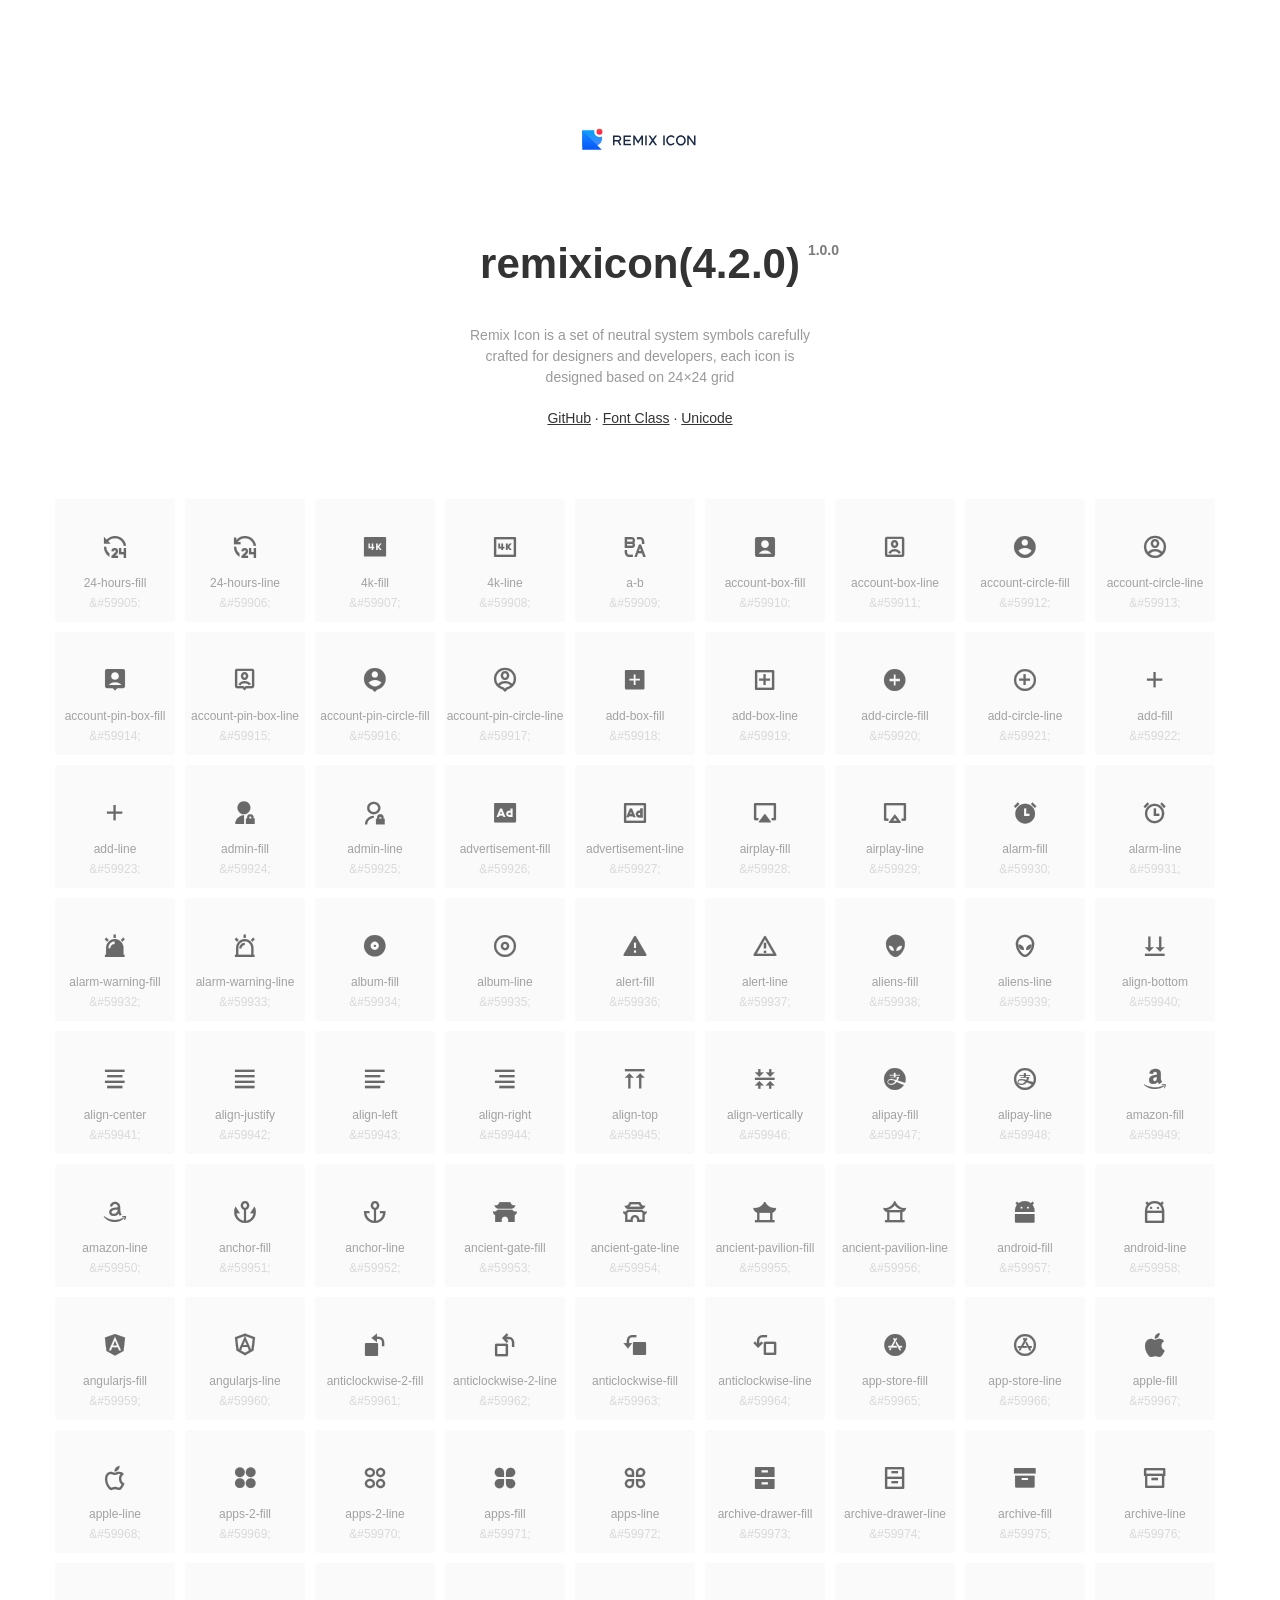
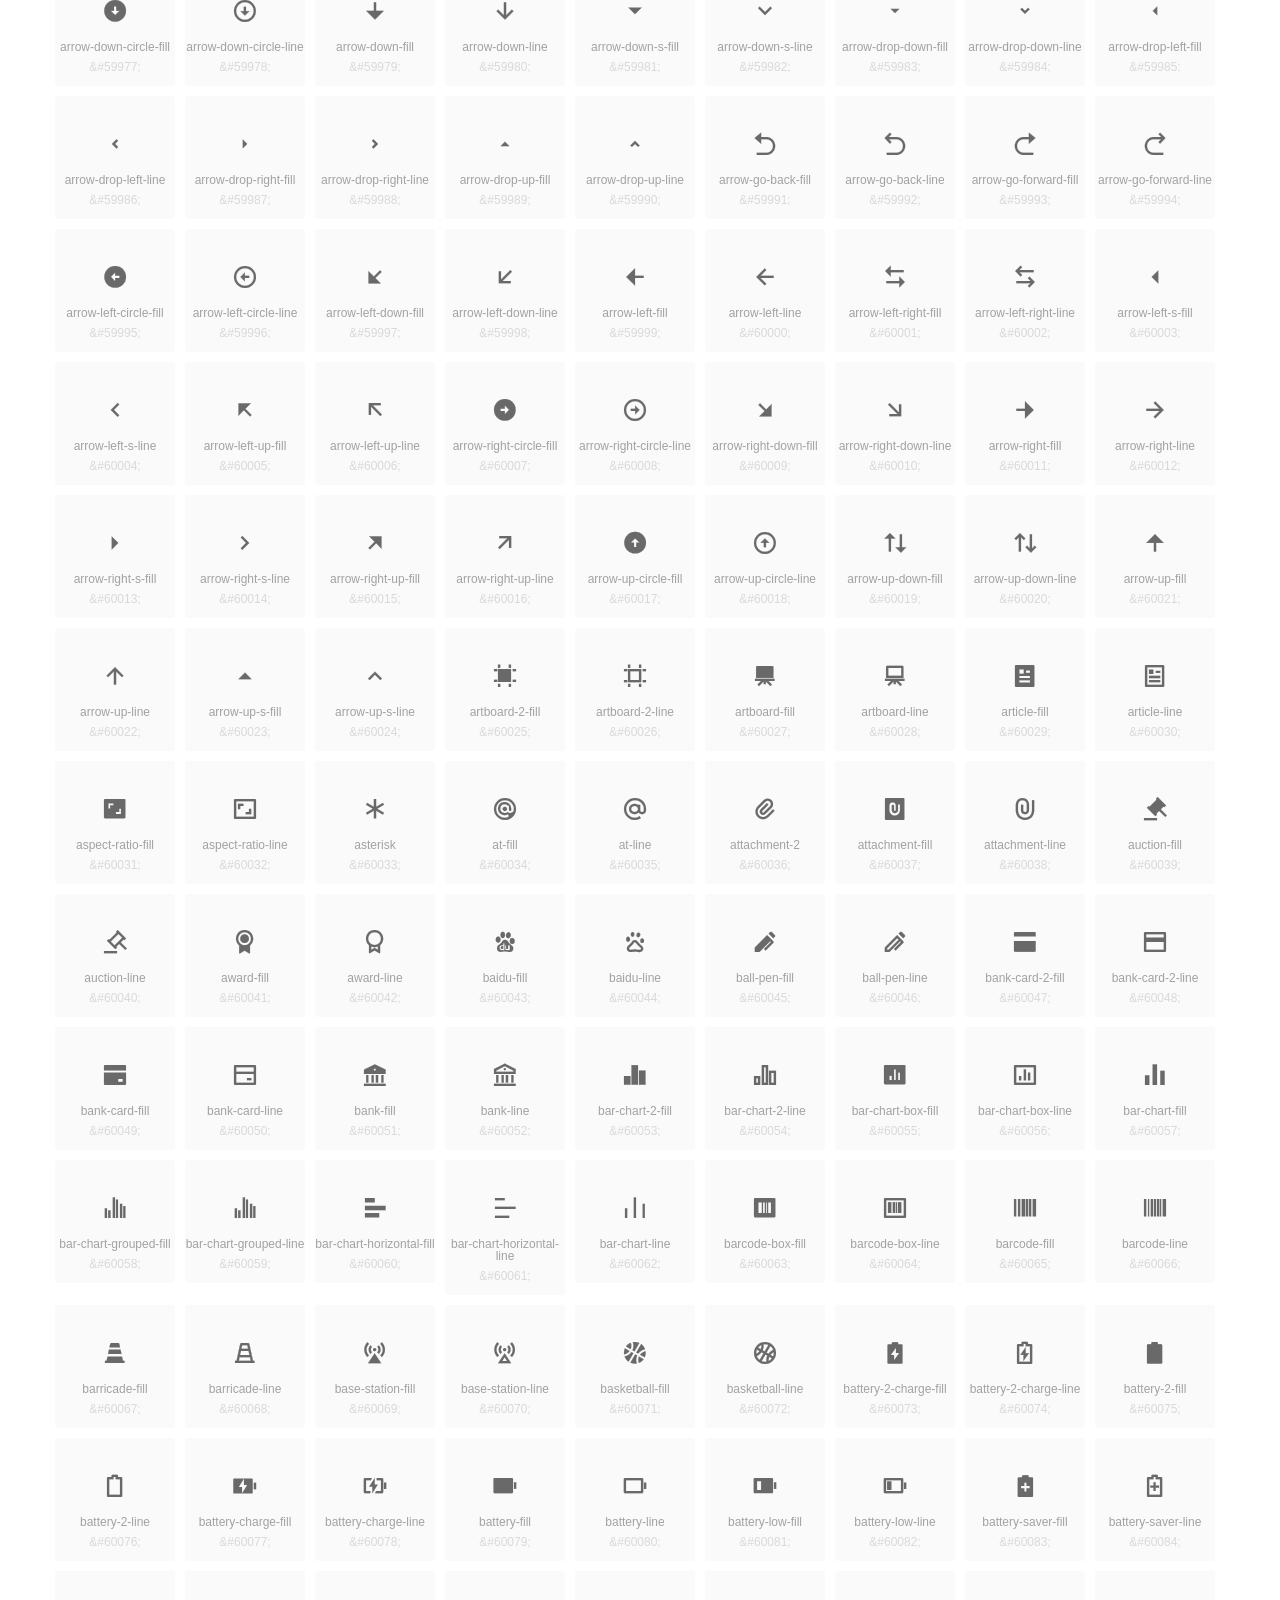
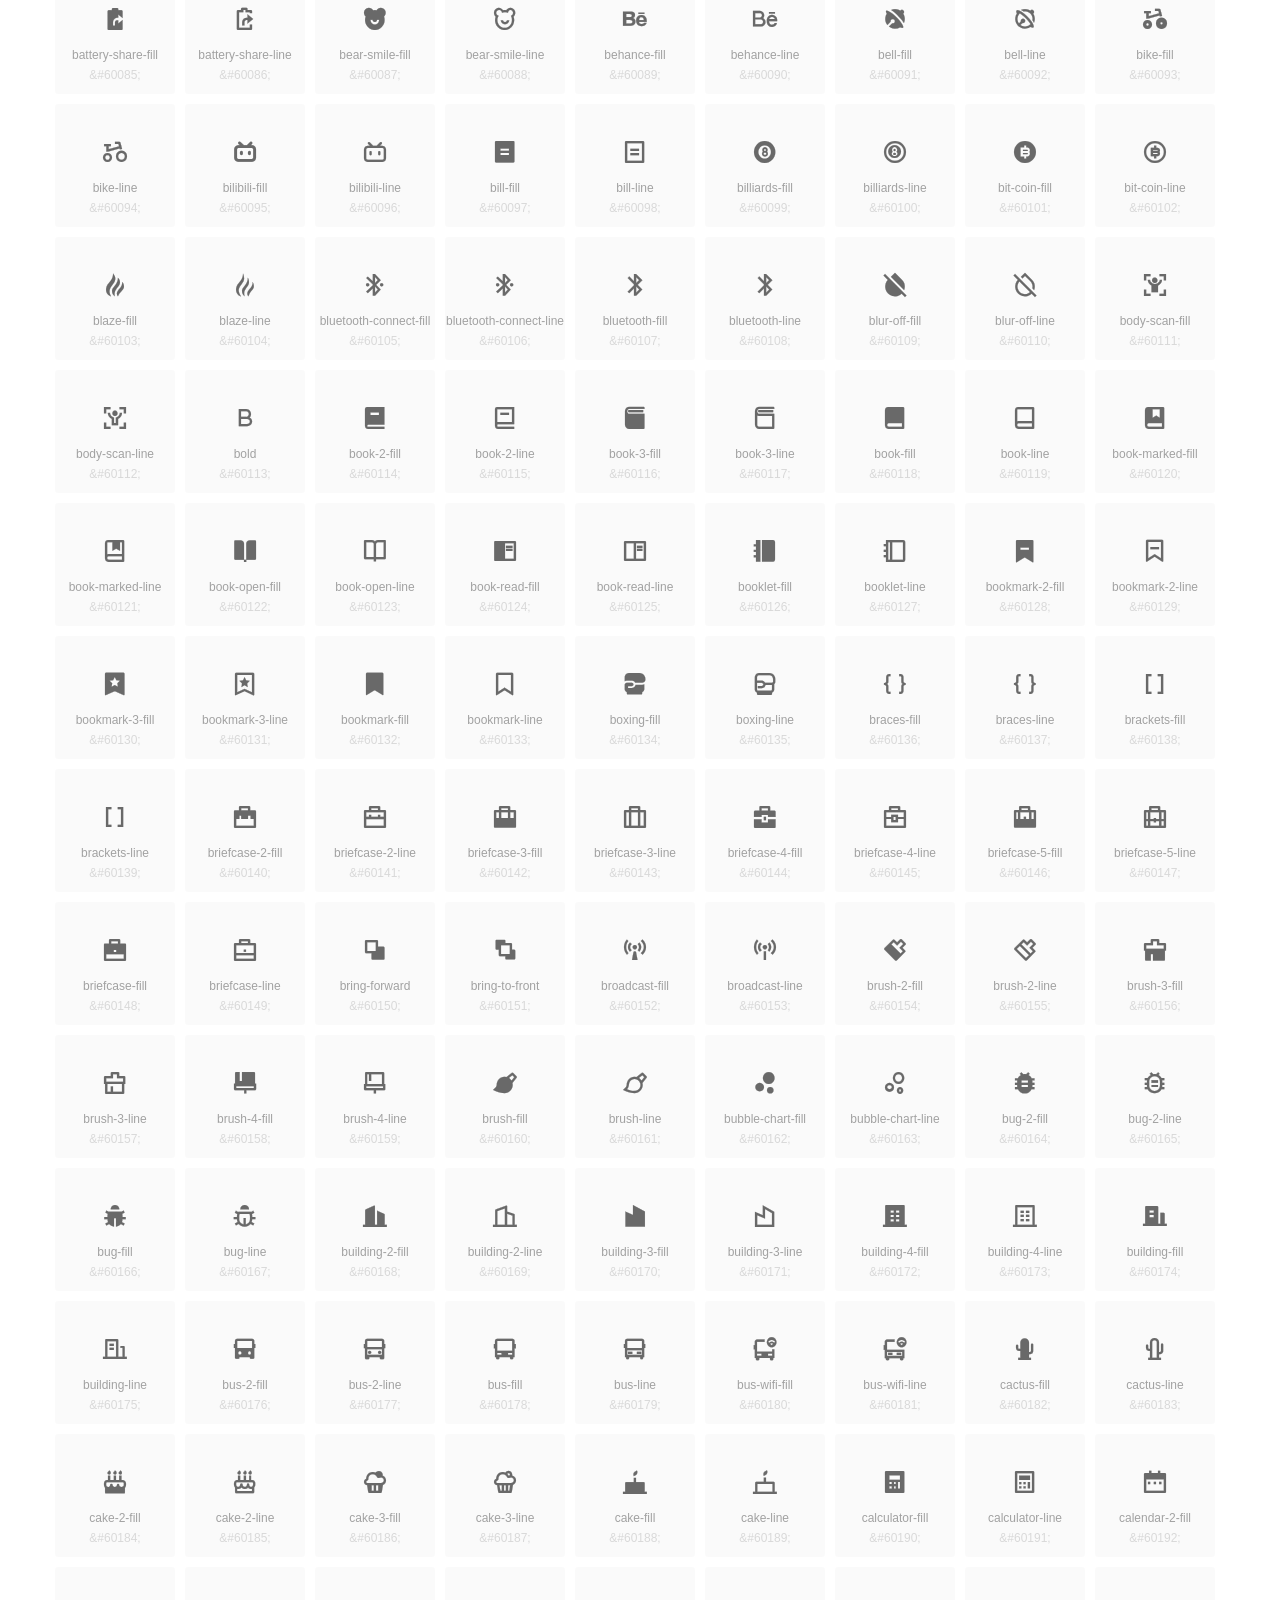
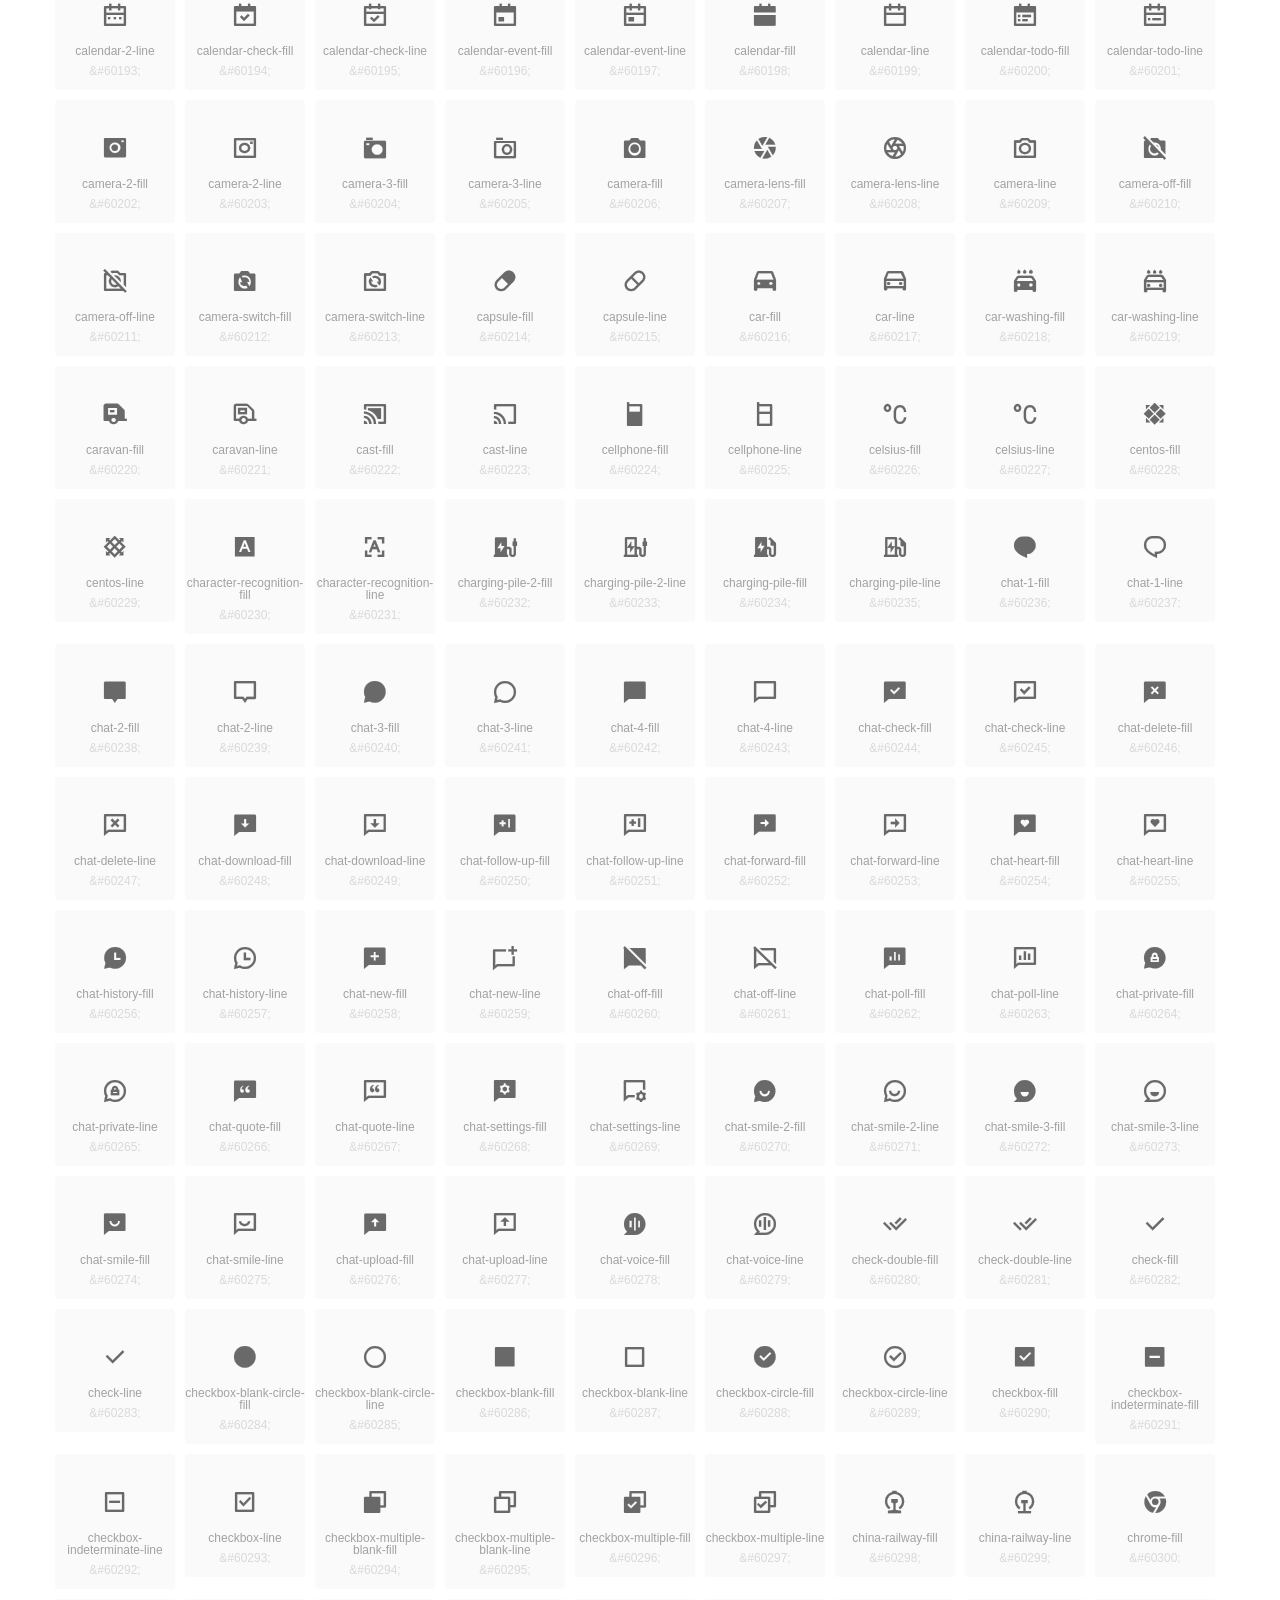
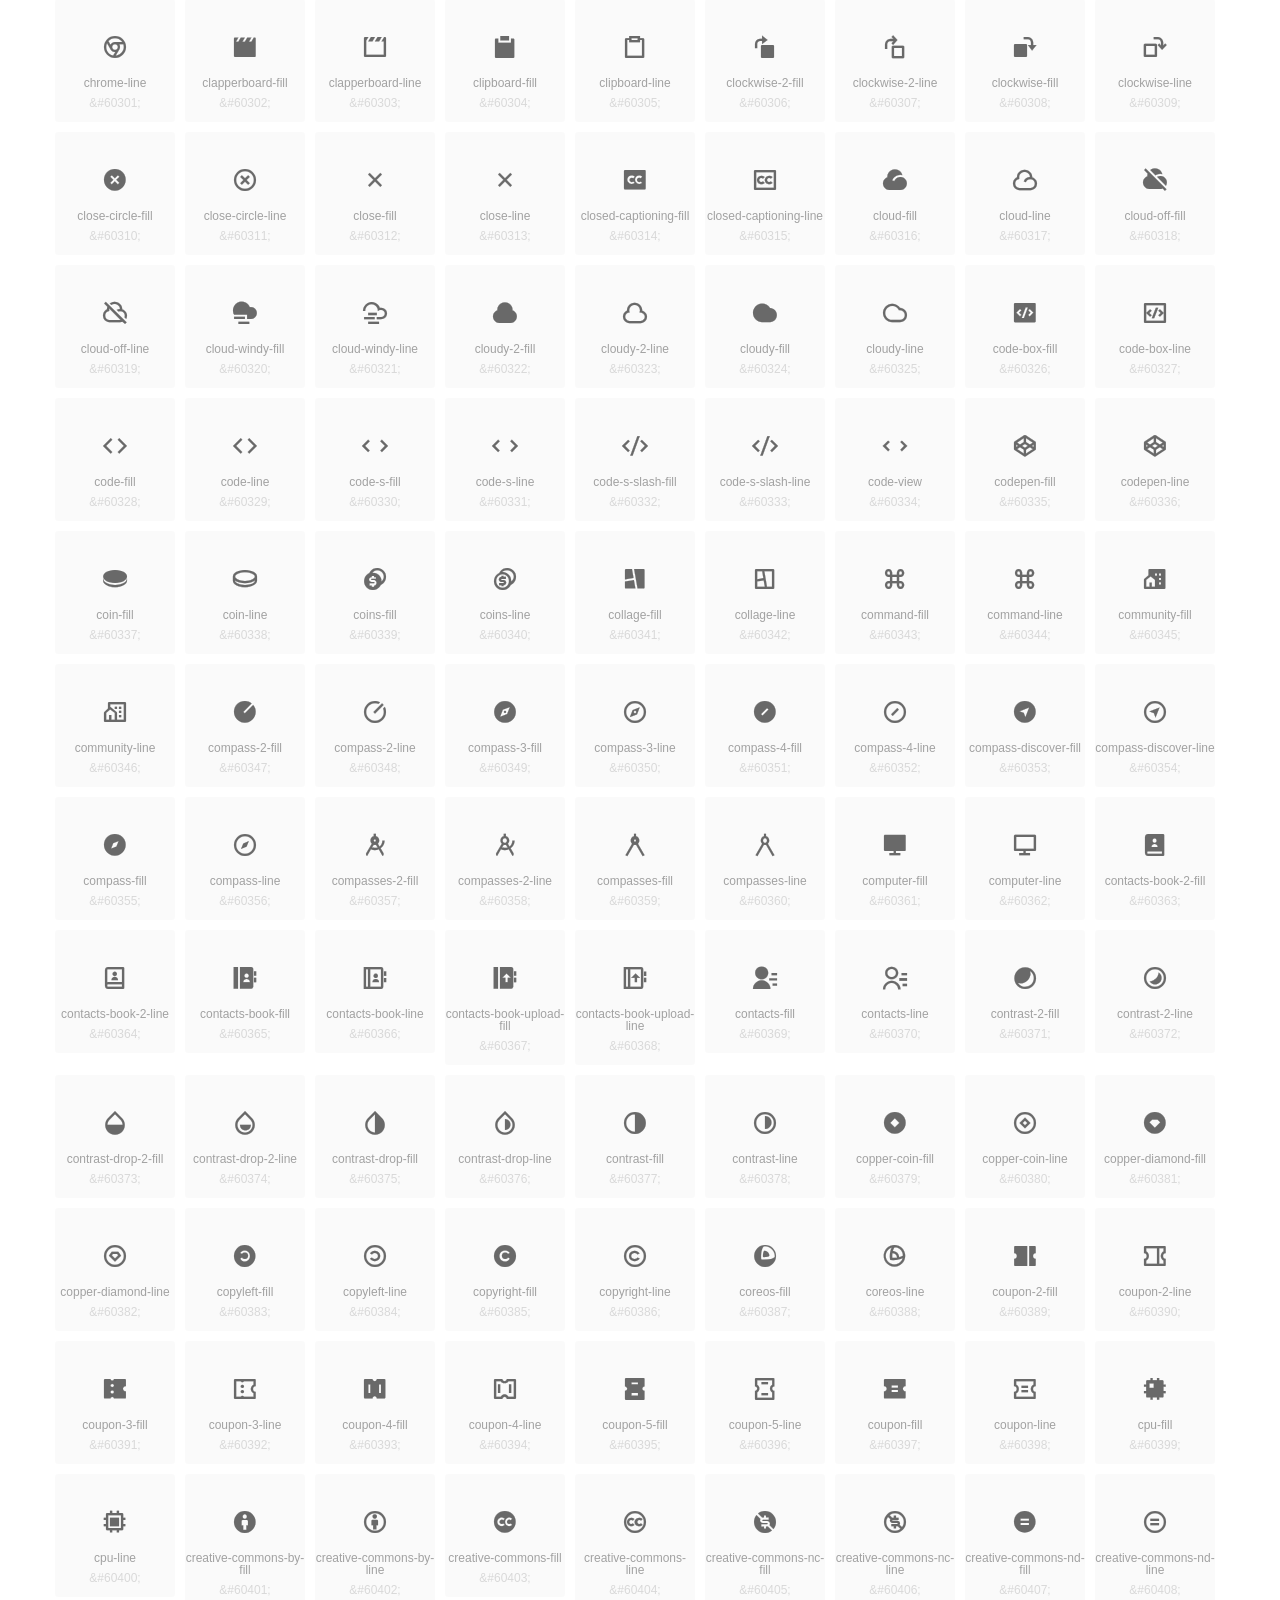
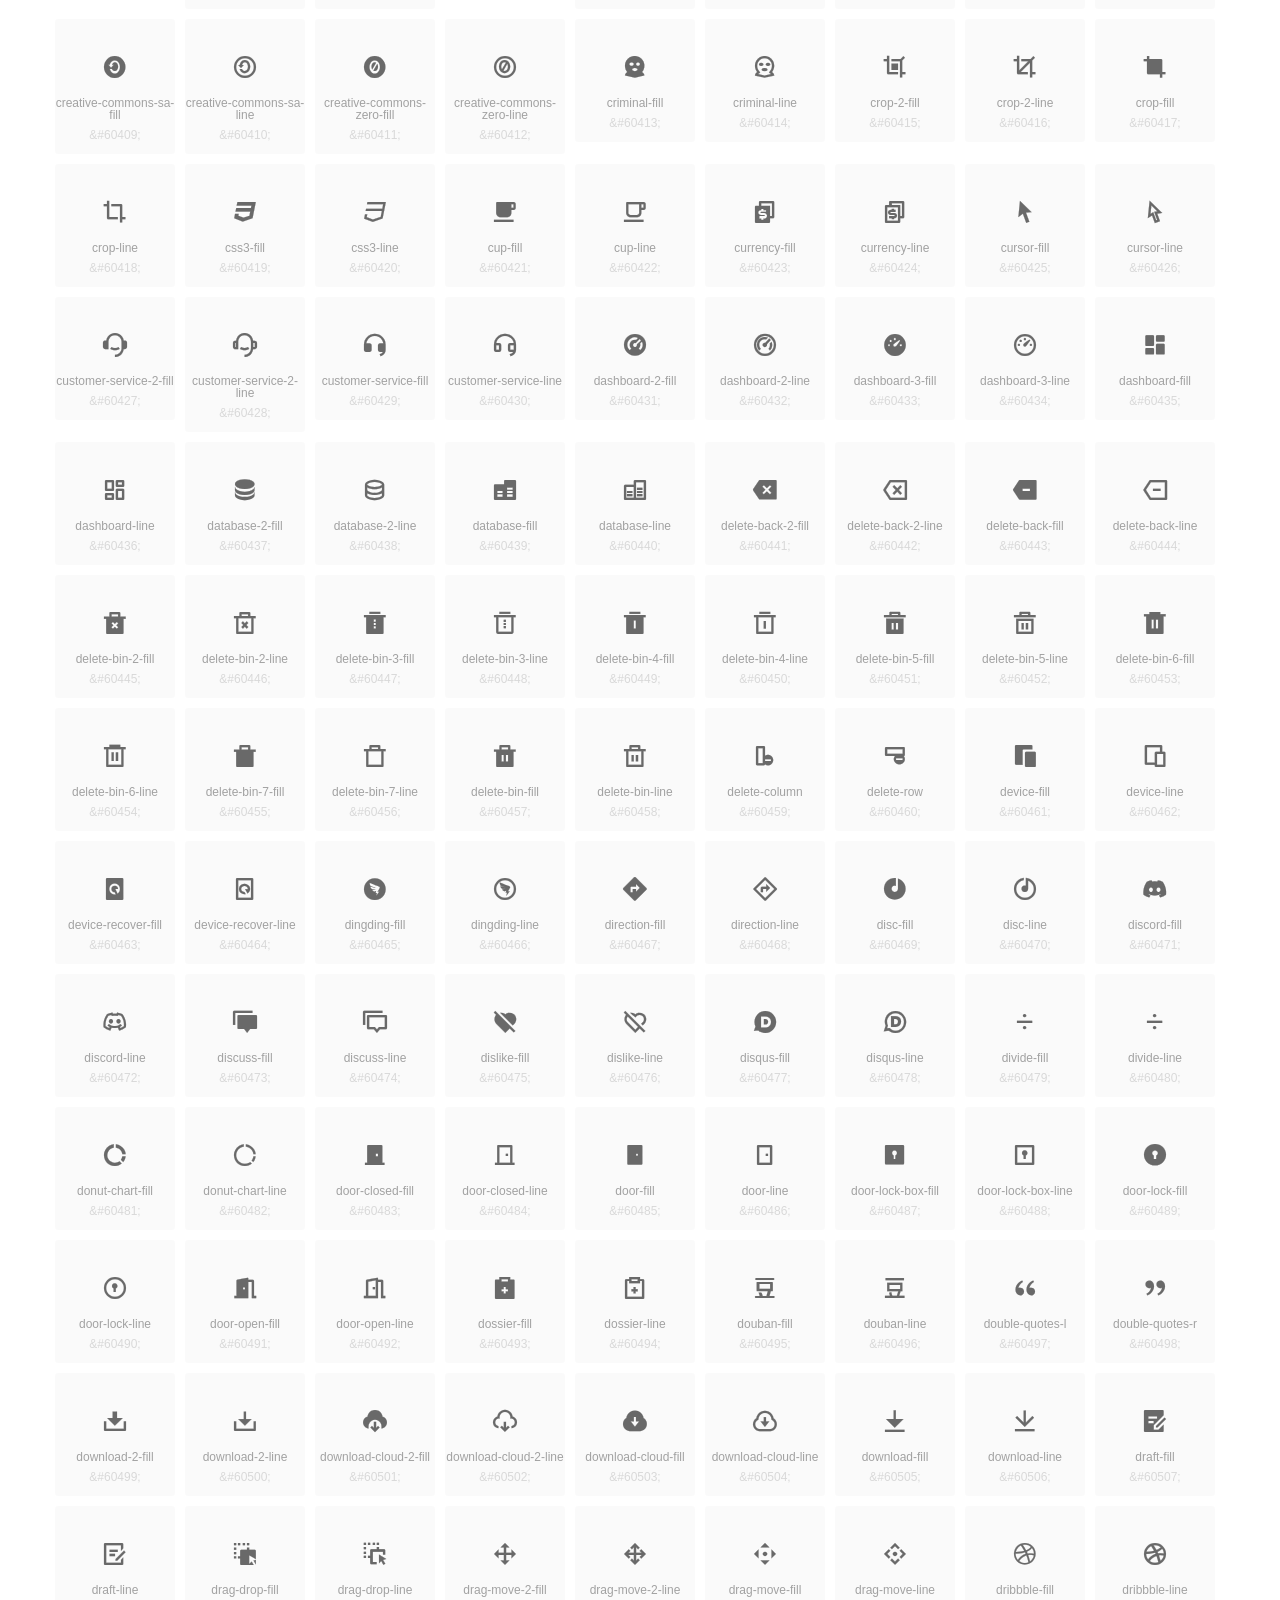
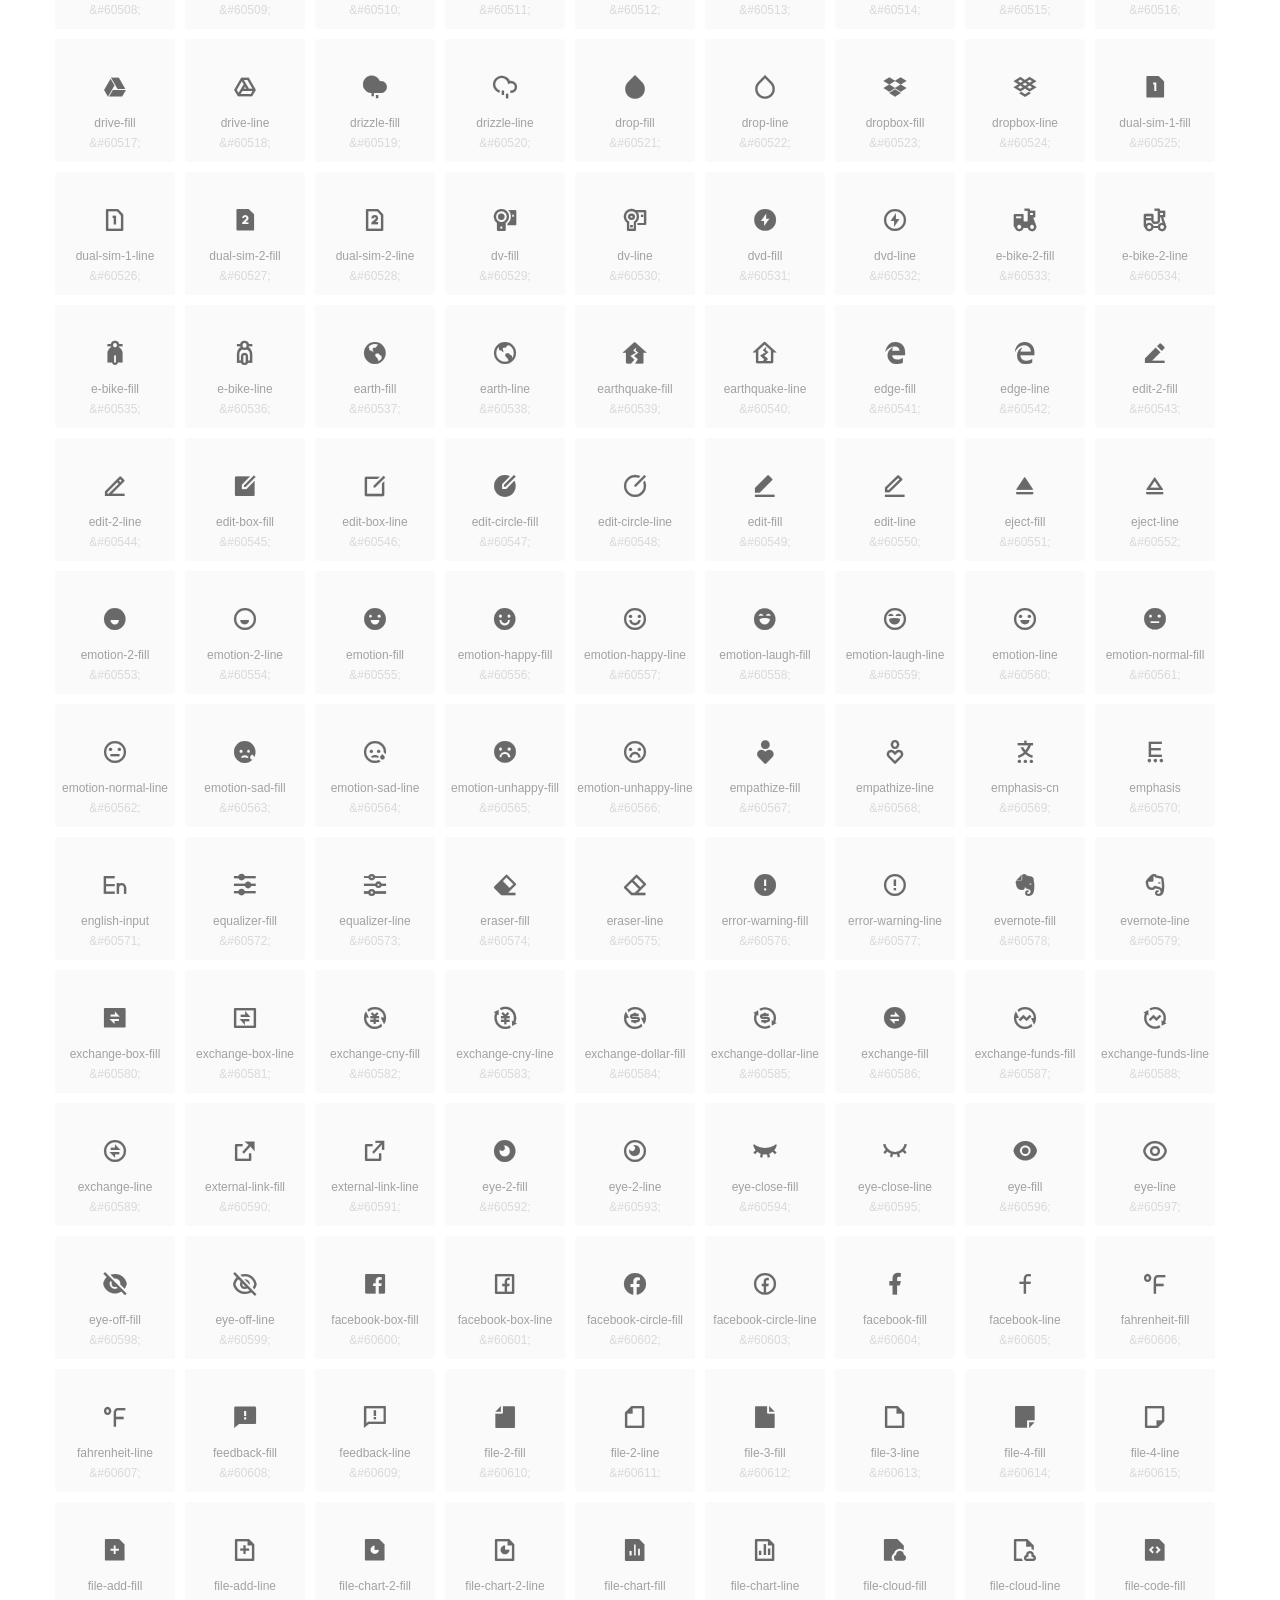
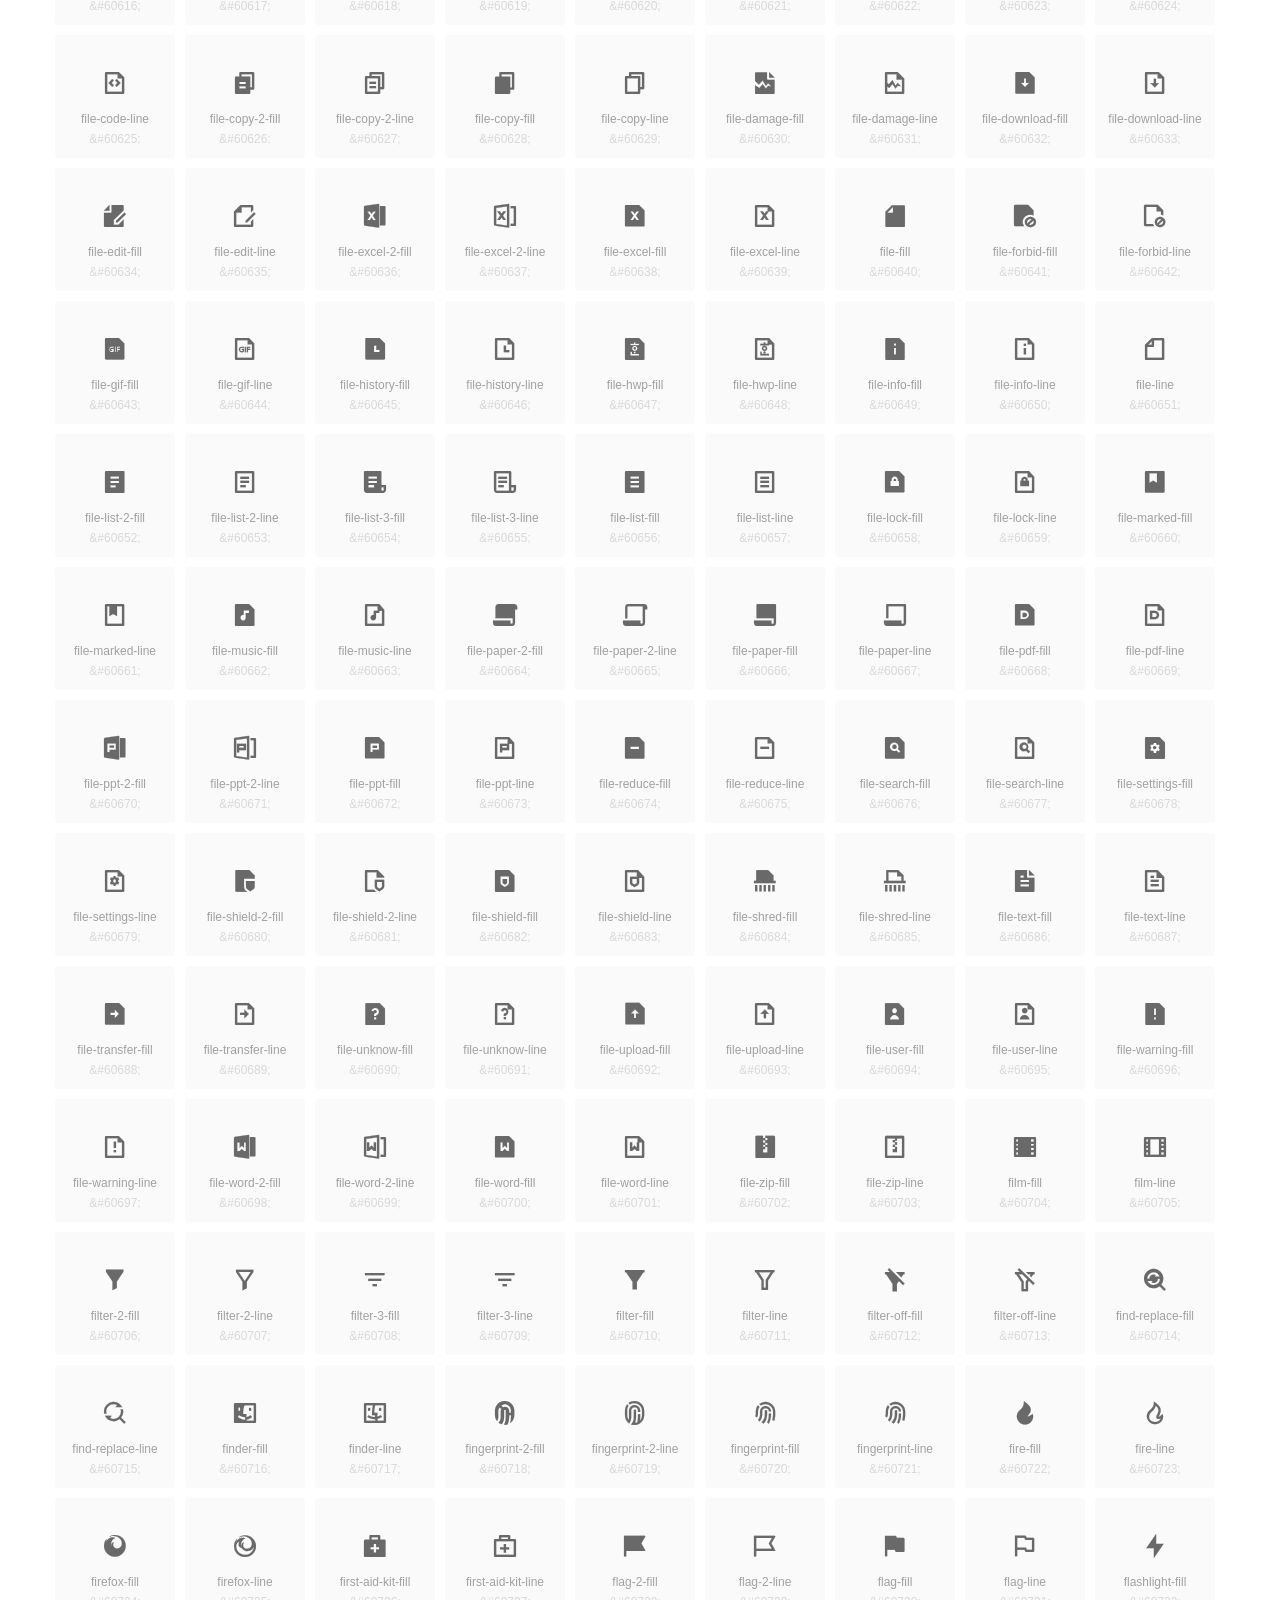
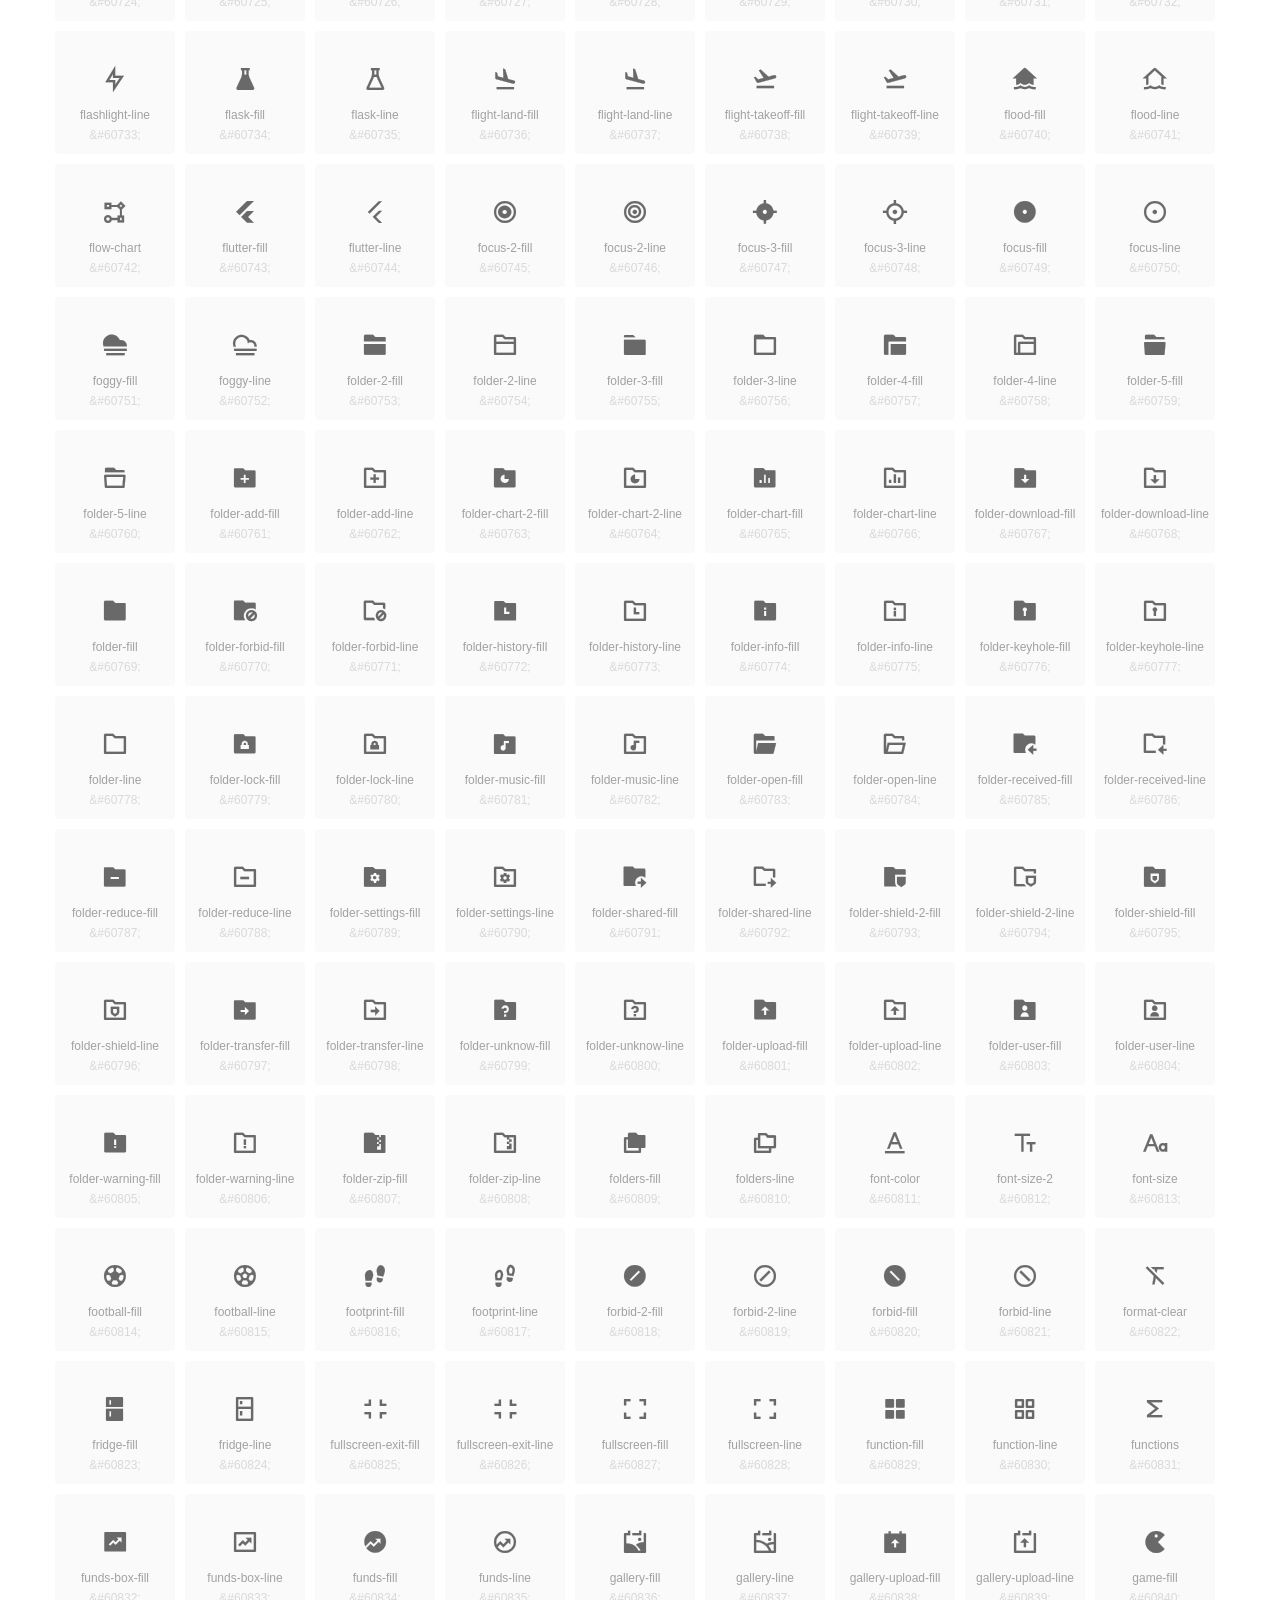
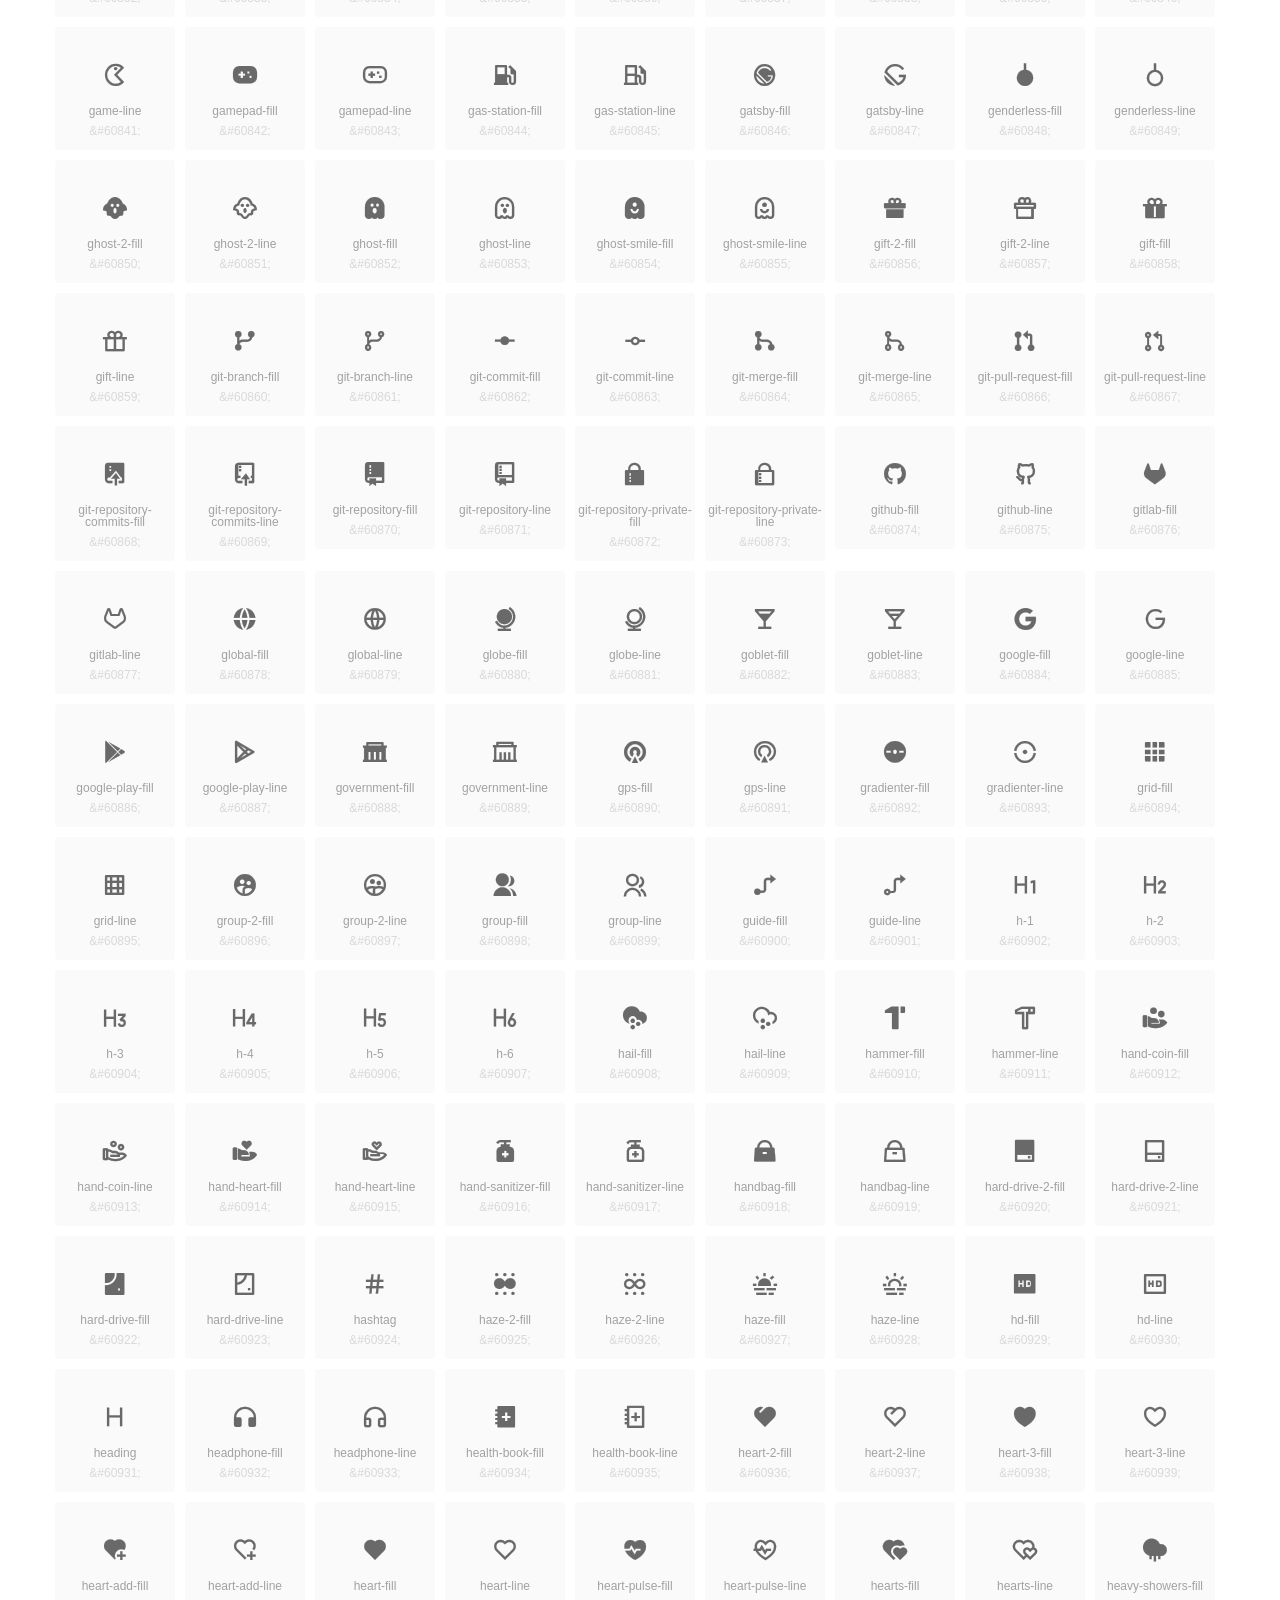
<file: remix/unicode.html>
<!DOCTYPE html>
<html lang="en">
<head>
  <meta charset="UTF-8">
  <title>remixicon(4.2.0)</title>
  <meta name="viewport" content="width=device-width,minimum-scale=1.0,maximum-scale=1.0,user-scalable=no">
   
  <meta name="description" content="Remix Icon is a set of neutral system symbols carefully crafted for designers and developers, each icon is designed based on 24×24 grid">
   
  <meta name="keywords" content="remixicon,TTF,EOT,WOFF,WOFF2,SVG">
  
  
  
  <style>
    *{margin: 0;padding: 0;list-style: none;}
    body { color: #696969; font: 12px/1.5 tahoma, arial, \5b8b\4f53, sans-serif; }
    a { color: #333; text-decoration: underline; }
    a:hover { color: rgb(9, 73, 209); }
    .header { color: #333; text-align: center; padding: 80px 0 60px 0; min-height: 153px; font-size: 14px; }
    .header .logo svg { height: 120px; width: 120px; }
    .header h1 { font-size: 42px; padding: 26px 0 10px 0; }
    .header sup {font-size: 14px; margin: 8px 0 0 8px; position: absolute; color: #7b7b7b; }
    .info {
      color: #999;
      font-weight: normal;
      max-width: 346px;
      margin: 0 auto;
      padding: 20px 0;
      font-size: 14px;
    }

    .icons { max-width: 1190px; margin: 0 auto; }
    .icons ul { text-align: center; }
    .icons ul li {
      vertical-align: top;
      width: 120px;
      display: inline-block;
      text-align: center;
      background-color: rgba(0,0,0,.02);
      border-radius: 3px;
      padding: 29px 0 10px 0;
      margin-right: 10px;
      margin-top: 10px;
      transition: all 0.6s ease;
    }
    .icons ul li:hover { background-color: rgba(0,0,0,.06); }
    .icons ul li:hover span { color: #3c75e4; opacity: 1; }
    .icons ul li .unicode { color: #8c8c8c; opacity: 0.3; }
    .icons ul li h4 {
      font-weight: normal;
      padding: 10px 0 5px 0;
      display: block;
      color: #8c8c8c;
      font-size: 14px;
      line-height: 12px;
      opacity: 0.8;
    }
    .icons ul li:hover h4 { opacity: 1; }
    .icons ul li svg { width: 24px; height: 24px; }
    .icons ul li:hover { color: #3c75e4; }
    .footer { text-align: center; padding: 10px 0 90px 0; }
    .footer a { text-align: center; padding: 10px 0 90px 0; color: #696969;}
    .footer a:hover { color: #0949d1; }
    .links { text-align: center; padding: 50px 0 0 0; font-size: 14px; }
    
    
    .icons ul .unicode-icon span { display: block; }
    .icons ul .unicode-icon h4 { font-size: 12px; }
    @font-face {
      font-family: "remixicon";
      src: url("remixicon.eot");
      /* IE9*/
      src: url("remixicon.eot#iefix") format("embedded-opentype"),
      /* IE6-IE8 */
      url("remixicon.woff2?1708865856846") format("woff2"),
      url("remixicon.woff?1708865856846") format("woff"),
      /* chrome, firefox */
      url("remixicon.ttf?1708865856846") format("truetype"),
      /* chrome, firefox, opera, Safari, Android, iOS 4.2+*/
      url("remixicon.svg#remixicon?1708865856846") format("svg");
      /* iOS 4.1- */
    }
    .iconfont {
      font-family: "remixicon" !important;
      font-size: 26px;
      font-style: normal;
      -webkit-font-smoothing: antialiased;
      -webkit-text-stroke-width: 0.2px;
      -moz-osx-font-smoothing: grayscale;
    }
    
    
  </style>
  
</head>

<body>
  
  <div class="header">
    
    <div class="logo">
      <a href="./"><svg width="160" height="32" viewBox="0 0 160 32" fill="none" xmlns="http://www.w3.org/2000/svg">
<path d="M121.5 9.80005C123.33 9.80005 124.984 10.5797 126.165 11.8344L124.75 13.2496C123.929 12.3549 122.773 11.8 121.5 11.8C119.029 11.8 117 13.891 117 16.5C117 19.1091 119.029 21.2 121.5 21.2C122.773 21.2 123.929 20.6452 124.75 19.7505L126.165 21.1657C124.984 22.4204 123.33 23.2 121.5 23.2C117.91 23.2 115 20.2004 115 16.5C115 12.7997 117.91 9.80005 121.5 9.80005Z" fill="#1A2947"/>
<path d="M113 10V23H111V10H113Z" fill="#1A2947"/>
<path d="M154 23V9.99988H152L152 19.6019L144.997 9.99988L143 10.0039V23H145L145 13.3969L152 23H154Z" fill="#1A2947"/>
<path d="M68 10V12H60V15.5H67V17.5H60V21H68V23H58V10H68Z" fill="#1A2947"/>
<path d="M82 10L77.4999 17.201L73 10H71V23H73V13.775L77.4999 20.975L82 13.773V23H84V10H82Z" fill="#1A2947"/>
<path d="M89 10V23H87V10H89Z" fill="#1A2947"/>
<path d="M96.9999 14.7565L93.6689 9.99951H91.2279L95.7789 16.4995L91.2289 22.9995H93.6689L96.9999 18.2435L100.33 22.9995H102.772L98.2209 16.4995L102.773 9.99951H100.33L96.9999 14.7565Z" fill="#1A2947"/>
<path fill-rule="evenodd" clip-rule="evenodd" d="M141 16.5C141 12.7997 138.09 9.80005 134.5 9.80005C130.91 9.80005 128 12.7997 128 16.5C128 20.2004 130.91 23.2 134.5 23.2C138.09 23.2 141 20.2004 141 16.5ZM130 16.5C130 13.891 132.029 11.8 134.5 11.8C136.971 11.8 139 13.891 139 16.5C139 19.1091 136.971 21.2 134.5 21.2C132.029 21.2 130 19.1091 130 16.5Z" fill="#1A2947"/>
<path fill-rule="evenodd" clip-rule="evenodd" d="M51 10C53.2091 10 55 11.7909 55 14C55 15.7175 53.9176 17.1821 52.3977 17.749L55.1901 22.999H52.9251L50.267 18H46V23H44V10H51ZM46 11.999V15.999L51 16C52.1046 16 53 15.1046 53 14C53 12.8955 52.1 12 51 12L46 11.999Z" fill="#1A2947"/>
<path fill-rule="evenodd" clip-rule="evenodd" d="M19.2887 3.00389C19.1928 3.0013 19.0965 3 19 3H3V24H19C24.799 24 29.5 19.299 29.5 13.5C29.5 12.7108 29.4129 11.942 29.2479 11.2025C28.2772 11.7119 27.1722 12 26 12C22.134 12 19 8.86599 19 5C19 4.30645 19.1009 3.63646 19.2887 3.00389Z" fill="url(#paint0_linear_960_1054)"/>
<g filter="url(#filter0_b_960_1054)">
<path fill-rule="evenodd" clip-rule="evenodd" d="M3 3L29 29H3V3Z" fill="url(#paint1_linear_960_1054)"/>
</g>
<circle cx="26" cy="5" r="4" fill="url(#paint2_linear_960_1054)"/>
<defs>
<filter id="filter0_b_960_1054" x="-2.43656" y="-2.43656" width="36.8731" height="36.8731" filterUnits="userSpaceOnUse" color-interpolation-filters="sRGB">
<feFlood flood-opacity="0" result="BackgroundImageFix"/>
<feGaussianBlur in="BackgroundImage" stdDeviation="2.71828"/>
<feComposite in2="SourceAlpha" operator="in" result="effect1_backgroundBlur_960_1054"/>
<feBlend mode="normal" in="SourceGraphic" in2="effect1_backgroundBlur_960_1054" result="shape"/>
</filter>
<linearGradient id="paint0_linear_960_1054" x1="3" y1="3" x2="3" y2="24" gradientUnits="userSpaceOnUse">
<stop stop-color="#05A0FA"/>
<stop offset="1" stop-color="#4785FF"/>
</linearGradient>
<linearGradient id="paint1_linear_960_1054" x1="3" y1="3" x2="3" y2="29" gradientUnits="userSpaceOnUse">
<stop stop-color="#1A8CFF"/>
<stop offset="1" stop-color="#0557FA"/>
</linearGradient>
<linearGradient id="paint2_linear_960_1054" x1="22" y1="1" x2="22" y2="9" gradientUnits="userSpaceOnUse">
<stop stop-color="#FF463A"/>
<stop offset="1" stop-color="#FF1F5A"/>
</linearGradient>
</defs>
</svg>
</a>
    </div>
    
    <h1>remixicon(4.2.0)<sup>1.0.0</sup></h1>
    <div class="info">
      Remix Icon is a set of neutral system symbols carefully crafted for designers and developers, each icon is designed based on 24×24 grid
    </div>
    <p>
      
      <a href="https://github.com/Remix-Design/remixicon.git">GitHub</a> · 
      
      <a href="index.html">Font Class</a> · 
      
      <a href="unicode.html">Unicode</a>
      
    </p>
  </div>
  <div class="icons">
    <ul>
      <li class="unicode-icon"><span class="iconfont"></span><h4>24-hours-fill</h4><span class="unicode">&amp;#59905;</span></li><li class="unicode-icon"><span class="iconfont"></span><h4>24-hours-line</h4><span class="unicode">&amp;#59906;</span></li><li class="unicode-icon"><span class="iconfont"></span><h4>4k-fill</h4><span class="unicode">&amp;#59907;</span></li><li class="unicode-icon"><span class="iconfont"></span><h4>4k-line</h4><span class="unicode">&amp;#59908;</span></li><li class="unicode-icon"><span class="iconfont"></span><h4>a-b</h4><span class="unicode">&amp;#59909;</span></li><li class="unicode-icon"><span class="iconfont"></span><h4>account-box-fill</h4><span class="unicode">&amp;#59910;</span></li><li class="unicode-icon"><span class="iconfont"></span><h4>account-box-line</h4><span class="unicode">&amp;#59911;</span></li><li class="unicode-icon"><span class="iconfont"></span><h4>account-circle-fill</h4><span class="unicode">&amp;#59912;</span></li><li class="unicode-icon"><span class="iconfont"></span><h4>account-circle-line</h4><span class="unicode">&amp;#59913;</span></li><li class="unicode-icon"><span class="iconfont"></span><h4>account-pin-box-fill</h4><span class="unicode">&amp;#59914;</span></li><li class="unicode-icon"><span class="iconfont"></span><h4>account-pin-box-line</h4><span class="unicode">&amp;#59915;</span></li><li class="unicode-icon"><span class="iconfont"></span><h4>account-pin-circle-fill</h4><span class="unicode">&amp;#59916;</span></li><li class="unicode-icon"><span class="iconfont"></span><h4>account-pin-circle-line</h4><span class="unicode">&amp;#59917;</span></li><li class="unicode-icon"><span class="iconfont"></span><h4>add-box-fill</h4><span class="unicode">&amp;#59918;</span></li><li class="unicode-icon"><span class="iconfont"></span><h4>add-box-line</h4><span class="unicode">&amp;#59919;</span></li><li class="unicode-icon"><span class="iconfont"></span><h4>add-circle-fill</h4><span class="unicode">&amp;#59920;</span></li><li class="unicode-icon"><span class="iconfont"></span><h4>add-circle-line</h4><span class="unicode">&amp;#59921;</span></li><li class="unicode-icon"><span class="iconfont"></span><h4>add-fill</h4><span class="unicode">&amp;#59922;</span></li><li class="unicode-icon"><span class="iconfont"></span><h4>add-line</h4><span class="unicode">&amp;#59923;</span></li><li class="unicode-icon"><span class="iconfont"></span><h4>admin-fill</h4><span class="unicode">&amp;#59924;</span></li><li class="unicode-icon"><span class="iconfont"></span><h4>admin-line</h4><span class="unicode">&amp;#59925;</span></li><li class="unicode-icon"><span class="iconfont"></span><h4>advertisement-fill</h4><span class="unicode">&amp;#59926;</span></li><li class="unicode-icon"><span class="iconfont"></span><h4>advertisement-line</h4><span class="unicode">&amp;#59927;</span></li><li class="unicode-icon"><span class="iconfont"></span><h4>airplay-fill</h4><span class="unicode">&amp;#59928;</span></li><li class="unicode-icon"><span class="iconfont"></span><h4>airplay-line</h4><span class="unicode">&amp;#59929;</span></li><li class="unicode-icon"><span class="iconfont"></span><h4>alarm-fill</h4><span class="unicode">&amp;#59930;</span></li><li class="unicode-icon"><span class="iconfont"></span><h4>alarm-line</h4><span class="unicode">&amp;#59931;</span></li><li class="unicode-icon"><span class="iconfont"></span><h4>alarm-warning-fill</h4><span class="unicode">&amp;#59932;</span></li><li class="unicode-icon"><span class="iconfont"></span><h4>alarm-warning-line</h4><span class="unicode">&amp;#59933;</span></li><li class="unicode-icon"><span class="iconfont"></span><h4>album-fill</h4><span class="unicode">&amp;#59934;</span></li><li class="unicode-icon"><span class="iconfont"></span><h4>album-line</h4><span class="unicode">&amp;#59935;</span></li><li class="unicode-icon"><span class="iconfont"></span><h4>alert-fill</h4><span class="unicode">&amp;#59936;</span></li><li class="unicode-icon"><span class="iconfont"></span><h4>alert-line</h4><span class="unicode">&amp;#59937;</span></li><li class="unicode-icon"><span class="iconfont"></span><h4>aliens-fill</h4><span class="unicode">&amp;#59938;</span></li><li class="unicode-icon"><span class="iconfont"></span><h4>aliens-line</h4><span class="unicode">&amp;#59939;</span></li><li class="unicode-icon"><span class="iconfont"></span><h4>align-bottom</h4><span class="unicode">&amp;#59940;</span></li><li class="unicode-icon"><span class="iconfont"></span><h4>align-center</h4><span class="unicode">&amp;#59941;</span></li><li class="unicode-icon"><span class="iconfont"></span><h4>align-justify</h4><span class="unicode">&amp;#59942;</span></li><li class="unicode-icon"><span class="iconfont"></span><h4>align-left</h4><span class="unicode">&amp;#59943;</span></li><li class="unicode-icon"><span class="iconfont"></span><h4>align-right</h4><span class="unicode">&amp;#59944;</span></li><li class="unicode-icon"><span class="iconfont"></span><h4>align-top</h4><span class="unicode">&amp;#59945;</span></li><li class="unicode-icon"><span class="iconfont"></span><h4>align-vertically</h4><span class="unicode">&amp;#59946;</span></li><li class="unicode-icon"><span class="iconfont"></span><h4>alipay-fill</h4><span class="unicode">&amp;#59947;</span></li><li class="unicode-icon"><span class="iconfont"></span><h4>alipay-line</h4><span class="unicode">&amp;#59948;</span></li><li class="unicode-icon"><span class="iconfont"></span><h4>amazon-fill</h4><span class="unicode">&amp;#59949;</span></li><li class="unicode-icon"><span class="iconfont"></span><h4>amazon-line</h4><span class="unicode">&amp;#59950;</span></li><li class="unicode-icon"><span class="iconfont"></span><h4>anchor-fill</h4><span class="unicode">&amp;#59951;</span></li><li class="unicode-icon"><span class="iconfont"></span><h4>anchor-line</h4><span class="unicode">&amp;#59952;</span></li><li class="unicode-icon"><span class="iconfont"></span><h4>ancient-gate-fill</h4><span class="unicode">&amp;#59953;</span></li><li class="unicode-icon"><span class="iconfont"></span><h4>ancient-gate-line</h4><span class="unicode">&amp;#59954;</span></li><li class="unicode-icon"><span class="iconfont"></span><h4>ancient-pavilion-fill</h4><span class="unicode">&amp;#59955;</span></li><li class="unicode-icon"><span class="iconfont"></span><h4>ancient-pavilion-line</h4><span class="unicode">&amp;#59956;</span></li><li class="unicode-icon"><span class="iconfont"></span><h4>android-fill</h4><span class="unicode">&amp;#59957;</span></li><li class="unicode-icon"><span class="iconfont"></span><h4>android-line</h4><span class="unicode">&amp;#59958;</span></li><li class="unicode-icon"><span class="iconfont"></span><h4>angularjs-fill</h4><span class="unicode">&amp;#59959;</span></li><li class="unicode-icon"><span class="iconfont"></span><h4>angularjs-line</h4><span class="unicode">&amp;#59960;</span></li><li class="unicode-icon"><span class="iconfont"></span><h4>anticlockwise-2-fill</h4><span class="unicode">&amp;#59961;</span></li><li class="unicode-icon"><span class="iconfont"></span><h4>anticlockwise-2-line</h4><span class="unicode">&amp;#59962;</span></li><li class="unicode-icon"><span class="iconfont"></span><h4>anticlockwise-fill</h4><span class="unicode">&amp;#59963;</span></li><li class="unicode-icon"><span class="iconfont"></span><h4>anticlockwise-line</h4><span class="unicode">&amp;#59964;</span></li><li class="unicode-icon"><span class="iconfont"></span><h4>app-store-fill</h4><span class="unicode">&amp;#59965;</span></li><li class="unicode-icon"><span class="iconfont"></span><h4>app-store-line</h4><span class="unicode">&amp;#59966;</span></li><li class="unicode-icon"><span class="iconfont"></span><h4>apple-fill</h4><span class="unicode">&amp;#59967;</span></li><li class="unicode-icon"><span class="iconfont"></span><h4>apple-line</h4><span class="unicode">&amp;#59968;</span></li><li class="unicode-icon"><span class="iconfont"></span><h4>apps-2-fill</h4><span class="unicode">&amp;#59969;</span></li><li class="unicode-icon"><span class="iconfont"></span><h4>apps-2-line</h4><span class="unicode">&amp;#59970;</span></li><li class="unicode-icon"><span class="iconfont"></span><h4>apps-fill</h4><span class="unicode">&amp;#59971;</span></li><li class="unicode-icon"><span class="iconfont"></span><h4>apps-line</h4><span class="unicode">&amp;#59972;</span></li><li class="unicode-icon"><span class="iconfont"></span><h4>archive-drawer-fill</h4><span class="unicode">&amp;#59973;</span></li><li class="unicode-icon"><span class="iconfont"></span><h4>archive-drawer-line</h4><span class="unicode">&amp;#59974;</span></li><li class="unicode-icon"><span class="iconfont"></span><h4>archive-fill</h4><span class="unicode">&amp;#59975;</span></li><li class="unicode-icon"><span class="iconfont"></span><h4>archive-line</h4><span class="unicode">&amp;#59976;</span></li><li class="unicode-icon"><span class="iconfont"></span><h4>arrow-down-circle-fill</h4><span class="unicode">&amp;#59977;</span></li><li class="unicode-icon"><span class="iconfont"></span><h4>arrow-down-circle-line</h4><span class="unicode">&amp;#59978;</span></li><li class="unicode-icon"><span class="iconfont"></span><h4>arrow-down-fill</h4><span class="unicode">&amp;#59979;</span></li><li class="unicode-icon"><span class="iconfont"></span><h4>arrow-down-line</h4><span class="unicode">&amp;#59980;</span></li><li class="unicode-icon"><span class="iconfont"></span><h4>arrow-down-s-fill</h4><span class="unicode">&amp;#59981;</span></li><li class="unicode-icon"><span class="iconfont"></span><h4>arrow-down-s-line</h4><span class="unicode">&amp;#59982;</span></li><li class="unicode-icon"><span class="iconfont"></span><h4>arrow-drop-down-fill</h4><span class="unicode">&amp;#59983;</span></li><li class="unicode-icon"><span class="iconfont"></span><h4>arrow-drop-down-line</h4><span class="unicode">&amp;#59984;</span></li><li class="unicode-icon"><span class="iconfont"></span><h4>arrow-drop-left-fill</h4><span class="unicode">&amp;#59985;</span></li><li class="unicode-icon"><span class="iconfont"></span><h4>arrow-drop-left-line</h4><span class="unicode">&amp;#59986;</span></li><li class="unicode-icon"><span class="iconfont"></span><h4>arrow-drop-right-fill</h4><span class="unicode">&amp;#59987;</span></li><li class="unicode-icon"><span class="iconfont"></span><h4>arrow-drop-right-line</h4><span class="unicode">&amp;#59988;</span></li><li class="unicode-icon"><span class="iconfont"></span><h4>arrow-drop-up-fill</h4><span class="unicode">&amp;#59989;</span></li><li class="unicode-icon"><span class="iconfont"></span><h4>arrow-drop-up-line</h4><span class="unicode">&amp;#59990;</span></li><li class="unicode-icon"><span class="iconfont"></span><h4>arrow-go-back-fill</h4><span class="unicode">&amp;#59991;</span></li><li class="unicode-icon"><span class="iconfont"></span><h4>arrow-go-back-line</h4><span class="unicode">&amp;#59992;</span></li><li class="unicode-icon"><span class="iconfont"></span><h4>arrow-go-forward-fill</h4><span class="unicode">&amp;#59993;</span></li><li class="unicode-icon"><span class="iconfont"></span><h4>arrow-go-forward-line</h4><span class="unicode">&amp;#59994;</span></li><li class="unicode-icon"><span class="iconfont"></span><h4>arrow-left-circle-fill</h4><span class="unicode">&amp;#59995;</span></li><li class="unicode-icon"><span class="iconfont"></span><h4>arrow-left-circle-line</h4><span class="unicode">&amp;#59996;</span></li><li class="unicode-icon"><span class="iconfont"></span><h4>arrow-left-down-fill</h4><span class="unicode">&amp;#59997;</span></li><li class="unicode-icon"><span class="iconfont"></span><h4>arrow-left-down-line</h4><span class="unicode">&amp;#59998;</span></li><li class="unicode-icon"><span class="iconfont"></span><h4>arrow-left-fill</h4><span class="unicode">&amp;#59999;</span></li><li class="unicode-icon"><span class="iconfont"></span><h4>arrow-left-line</h4><span class="unicode">&amp;#60000;</span></li><li class="unicode-icon"><span class="iconfont"></span><h4>arrow-left-right-fill</h4><span class="unicode">&amp;#60001;</span></li><li class="unicode-icon"><span class="iconfont"></span><h4>arrow-left-right-line</h4><span class="unicode">&amp;#60002;</span></li><li class="unicode-icon"><span class="iconfont"></span><h4>arrow-left-s-fill</h4><span class="unicode">&amp;#60003;</span></li><li class="unicode-icon"><span class="iconfont"></span><h4>arrow-left-s-line</h4><span class="unicode">&amp;#60004;</span></li><li class="unicode-icon"><span class="iconfont"></span><h4>arrow-left-up-fill</h4><span class="unicode">&amp;#60005;</span></li><li class="unicode-icon"><span class="iconfont"></span><h4>arrow-left-up-line</h4><span class="unicode">&amp;#60006;</span></li><li class="unicode-icon"><span class="iconfont"></span><h4>arrow-right-circle-fill</h4><span class="unicode">&amp;#60007;</span></li><li class="unicode-icon"><span class="iconfont"></span><h4>arrow-right-circle-line</h4><span class="unicode">&amp;#60008;</span></li><li class="unicode-icon"><span class="iconfont"></span><h4>arrow-right-down-fill</h4><span class="unicode">&amp;#60009;</span></li><li class="unicode-icon"><span class="iconfont"></span><h4>arrow-right-down-line</h4><span class="unicode">&amp;#60010;</span></li><li class="unicode-icon"><span class="iconfont"></span><h4>arrow-right-fill</h4><span class="unicode">&amp;#60011;</span></li><li class="unicode-icon"><span class="iconfont"></span><h4>arrow-right-line</h4><span class="unicode">&amp;#60012;</span></li><li class="unicode-icon"><span class="iconfont"></span><h4>arrow-right-s-fill</h4><span class="unicode">&amp;#60013;</span></li><li class="unicode-icon"><span class="iconfont"></span><h4>arrow-right-s-line</h4><span class="unicode">&amp;#60014;</span></li><li class="unicode-icon"><span class="iconfont"></span><h4>arrow-right-up-fill</h4><span class="unicode">&amp;#60015;</span></li><li class="unicode-icon"><span class="iconfont"></span><h4>arrow-right-up-line</h4><span class="unicode">&amp;#60016;</span></li><li class="unicode-icon"><span class="iconfont"></span><h4>arrow-up-circle-fill</h4><span class="unicode">&amp;#60017;</span></li><li class="unicode-icon"><span class="iconfont"></span><h4>arrow-up-circle-line</h4><span class="unicode">&amp;#60018;</span></li><li class="unicode-icon"><span class="iconfont"></span><h4>arrow-up-down-fill</h4><span class="unicode">&amp;#60019;</span></li><li class="unicode-icon"><span class="iconfont"></span><h4>arrow-up-down-line</h4><span class="unicode">&amp;#60020;</span></li><li class="unicode-icon"><span class="iconfont"></span><h4>arrow-up-fill</h4><span class="unicode">&amp;#60021;</span></li><li class="unicode-icon"><span class="iconfont"></span><h4>arrow-up-line</h4><span class="unicode">&amp;#60022;</span></li><li class="unicode-icon"><span class="iconfont"></span><h4>arrow-up-s-fill</h4><span class="unicode">&amp;#60023;</span></li><li class="unicode-icon"><span class="iconfont"></span><h4>arrow-up-s-line</h4><span class="unicode">&amp;#60024;</span></li><li class="unicode-icon"><span class="iconfont"></span><h4>artboard-2-fill</h4><span class="unicode">&amp;#60025;</span></li><li class="unicode-icon"><span class="iconfont"></span><h4>artboard-2-line</h4><span class="unicode">&amp;#60026;</span></li><li class="unicode-icon"><span class="iconfont"></span><h4>artboard-fill</h4><span class="unicode">&amp;#60027;</span></li><li class="unicode-icon"><span class="iconfont"></span><h4>artboard-line</h4><span class="unicode">&amp;#60028;</span></li><li class="unicode-icon"><span class="iconfont"></span><h4>article-fill</h4><span class="unicode">&amp;#60029;</span></li><li class="unicode-icon"><span class="iconfont"></span><h4>article-line</h4><span class="unicode">&amp;#60030;</span></li><li class="unicode-icon"><span class="iconfont"></span><h4>aspect-ratio-fill</h4><span class="unicode">&amp;#60031;</span></li><li class="unicode-icon"><span class="iconfont"></span><h4>aspect-ratio-line</h4><span class="unicode">&amp;#60032;</span></li><li class="unicode-icon"><span class="iconfont"></span><h4>asterisk</h4><span class="unicode">&amp;#60033;</span></li><li class="unicode-icon"><span class="iconfont"></span><h4>at-fill</h4><span class="unicode">&amp;#60034;</span></li><li class="unicode-icon"><span class="iconfont"></span><h4>at-line</h4><span class="unicode">&amp;#60035;</span></li><li class="unicode-icon"><span class="iconfont"></span><h4>attachment-2</h4><span class="unicode">&amp;#60036;</span></li><li class="unicode-icon"><span class="iconfont"></span><h4>attachment-fill</h4><span class="unicode">&amp;#60037;</span></li><li class="unicode-icon"><span class="iconfont"></span><h4>attachment-line</h4><span class="unicode">&amp;#60038;</span></li><li class="unicode-icon"><span class="iconfont"></span><h4>auction-fill</h4><span class="unicode">&amp;#60039;</span></li><li class="unicode-icon"><span class="iconfont"></span><h4>auction-line</h4><span class="unicode">&amp;#60040;</span></li><li class="unicode-icon"><span class="iconfont"></span><h4>award-fill</h4><span class="unicode">&amp;#60041;</span></li><li class="unicode-icon"><span class="iconfont"></span><h4>award-line</h4><span class="unicode">&amp;#60042;</span></li><li class="unicode-icon"><span class="iconfont"></span><h4>baidu-fill</h4><span class="unicode">&amp;#60043;</span></li><li class="unicode-icon"><span class="iconfont"></span><h4>baidu-line</h4><span class="unicode">&amp;#60044;</span></li><li class="unicode-icon"><span class="iconfont"></span><h4>ball-pen-fill</h4><span class="unicode">&amp;#60045;</span></li><li class="unicode-icon"><span class="iconfont"></span><h4>ball-pen-line</h4><span class="unicode">&amp;#60046;</span></li><li class="unicode-icon"><span class="iconfont"></span><h4>bank-card-2-fill</h4><span class="unicode">&amp;#60047;</span></li><li class="unicode-icon"><span class="iconfont"></span><h4>bank-card-2-line</h4><span class="unicode">&amp;#60048;</span></li><li class="unicode-icon"><span class="iconfont"></span><h4>bank-card-fill</h4><span class="unicode">&amp;#60049;</span></li><li class="unicode-icon"><span class="iconfont"></span><h4>bank-card-line</h4><span class="unicode">&amp;#60050;</span></li><li class="unicode-icon"><span class="iconfont"></span><h4>bank-fill</h4><span class="unicode">&amp;#60051;</span></li><li class="unicode-icon"><span class="iconfont"></span><h4>bank-line</h4><span class="unicode">&amp;#60052;</span></li><li class="unicode-icon"><span class="iconfont"></span><h4>bar-chart-2-fill</h4><span class="unicode">&amp;#60053;</span></li><li class="unicode-icon"><span class="iconfont"></span><h4>bar-chart-2-line</h4><span class="unicode">&amp;#60054;</span></li><li class="unicode-icon"><span class="iconfont"></span><h4>bar-chart-box-fill</h4><span class="unicode">&amp;#60055;</span></li><li class="unicode-icon"><span class="iconfont"></span><h4>bar-chart-box-line</h4><span class="unicode">&amp;#60056;</span></li><li class="unicode-icon"><span class="iconfont"></span><h4>bar-chart-fill</h4><span class="unicode">&amp;#60057;</span></li><li class="unicode-icon"><span class="iconfont"></span><h4>bar-chart-grouped-fill</h4><span class="unicode">&amp;#60058;</span></li><li class="unicode-icon"><span class="iconfont"></span><h4>bar-chart-grouped-line</h4><span class="unicode">&amp;#60059;</span></li><li class="unicode-icon"><span class="iconfont"></span><h4>bar-chart-horizontal-fill</h4><span class="unicode">&amp;#60060;</span></li><li class="unicode-icon"><span class="iconfont"></span><h4>bar-chart-horizontal-line</h4><span class="unicode">&amp;#60061;</span></li><li class="unicode-icon"><span class="iconfont"></span><h4>bar-chart-line</h4><span class="unicode">&amp;#60062;</span></li><li class="unicode-icon"><span class="iconfont"></span><h4>barcode-box-fill</h4><span class="unicode">&amp;#60063;</span></li><li class="unicode-icon"><span class="iconfont"></span><h4>barcode-box-line</h4><span class="unicode">&amp;#60064;</span></li><li class="unicode-icon"><span class="iconfont"></span><h4>barcode-fill</h4><span class="unicode">&amp;#60065;</span></li><li class="unicode-icon"><span class="iconfont"></span><h4>barcode-line</h4><span class="unicode">&amp;#60066;</span></li><li class="unicode-icon"><span class="iconfont"></span><h4>barricade-fill</h4><span class="unicode">&amp;#60067;</span></li><li class="unicode-icon"><span class="iconfont"></span><h4>barricade-line</h4><span class="unicode">&amp;#60068;</span></li><li class="unicode-icon"><span class="iconfont"></span><h4>base-station-fill</h4><span class="unicode">&amp;#60069;</span></li><li class="unicode-icon"><span class="iconfont"></span><h4>base-station-line</h4><span class="unicode">&amp;#60070;</span></li><li class="unicode-icon"><span class="iconfont"></span><h4>basketball-fill</h4><span class="unicode">&amp;#60071;</span></li><li class="unicode-icon"><span class="iconfont"></span><h4>basketball-line</h4><span class="unicode">&amp;#60072;</span></li><li class="unicode-icon"><span class="iconfont"></span><h4>battery-2-charge-fill</h4><span class="unicode">&amp;#60073;</span></li><li class="unicode-icon"><span class="iconfont"></span><h4>battery-2-charge-line</h4><span class="unicode">&amp;#60074;</span></li><li class="unicode-icon"><span class="iconfont"></span><h4>battery-2-fill</h4><span class="unicode">&amp;#60075;</span></li><li class="unicode-icon"><span class="iconfont"></span><h4>battery-2-line</h4><span class="unicode">&amp;#60076;</span></li><li class="unicode-icon"><span class="iconfont"></span><h4>battery-charge-fill</h4><span class="unicode">&amp;#60077;</span></li><li class="unicode-icon"><span class="iconfont"></span><h4>battery-charge-line</h4><span class="unicode">&amp;#60078;</span></li><li class="unicode-icon"><span class="iconfont"></span><h4>battery-fill</h4><span class="unicode">&amp;#60079;</span></li><li class="unicode-icon"><span class="iconfont"></span><h4>battery-line</h4><span class="unicode">&amp;#60080;</span></li><li class="unicode-icon"><span class="iconfont"></span><h4>battery-low-fill</h4><span class="unicode">&amp;#60081;</span></li><li class="unicode-icon"><span class="iconfont"></span><h4>battery-low-line</h4><span class="unicode">&amp;#60082;</span></li><li class="unicode-icon"><span class="iconfont"></span><h4>battery-saver-fill</h4><span class="unicode">&amp;#60083;</span></li><li class="unicode-icon"><span class="iconfont"></span><h4>battery-saver-line</h4><span class="unicode">&amp;#60084;</span></li><li class="unicode-icon"><span class="iconfont"></span><h4>battery-share-fill</h4><span class="unicode">&amp;#60085;</span></li><li class="unicode-icon"><span class="iconfont"></span><h4>battery-share-line</h4><span class="unicode">&amp;#60086;</span></li><li class="unicode-icon"><span class="iconfont"></span><h4>bear-smile-fill</h4><span class="unicode">&amp;#60087;</span></li><li class="unicode-icon"><span class="iconfont"></span><h4>bear-smile-line</h4><span class="unicode">&amp;#60088;</span></li><li class="unicode-icon"><span class="iconfont"></span><h4>behance-fill</h4><span class="unicode">&amp;#60089;</span></li><li class="unicode-icon"><span class="iconfont"></span><h4>behance-line</h4><span class="unicode">&amp;#60090;</span></li><li class="unicode-icon"><span class="iconfont"></span><h4>bell-fill</h4><span class="unicode">&amp;#60091;</span></li><li class="unicode-icon"><span class="iconfont"></span><h4>bell-line</h4><span class="unicode">&amp;#60092;</span></li><li class="unicode-icon"><span class="iconfont"></span><h4>bike-fill</h4><span class="unicode">&amp;#60093;</span></li><li class="unicode-icon"><span class="iconfont"></span><h4>bike-line</h4><span class="unicode">&amp;#60094;</span></li><li class="unicode-icon"><span class="iconfont"></span><h4>bilibili-fill</h4><span class="unicode">&amp;#60095;</span></li><li class="unicode-icon"><span class="iconfont"></span><h4>bilibili-line</h4><span class="unicode">&amp;#60096;</span></li><li class="unicode-icon"><span class="iconfont"></span><h4>bill-fill</h4><span class="unicode">&amp;#60097;</span></li><li class="unicode-icon"><span class="iconfont"></span><h4>bill-line</h4><span class="unicode">&amp;#60098;</span></li><li class="unicode-icon"><span class="iconfont"></span><h4>billiards-fill</h4><span class="unicode">&amp;#60099;</span></li><li class="unicode-icon"><span class="iconfont"></span><h4>billiards-line</h4><span class="unicode">&amp;#60100;</span></li><li class="unicode-icon"><span class="iconfont"></span><h4>bit-coin-fill</h4><span class="unicode">&amp;#60101;</span></li><li class="unicode-icon"><span class="iconfont"></span><h4>bit-coin-line</h4><span class="unicode">&amp;#60102;</span></li><li class="unicode-icon"><span class="iconfont"></span><h4>blaze-fill</h4><span class="unicode">&amp;#60103;</span></li><li class="unicode-icon"><span class="iconfont"></span><h4>blaze-line</h4><span class="unicode">&amp;#60104;</span></li><li class="unicode-icon"><span class="iconfont"></span><h4>bluetooth-connect-fill</h4><span class="unicode">&amp;#60105;</span></li><li class="unicode-icon"><span class="iconfont"></span><h4>bluetooth-connect-line</h4><span class="unicode">&amp;#60106;</span></li><li class="unicode-icon"><span class="iconfont"></span><h4>bluetooth-fill</h4><span class="unicode">&amp;#60107;</span></li><li class="unicode-icon"><span class="iconfont"></span><h4>bluetooth-line</h4><span class="unicode">&amp;#60108;</span></li><li class="unicode-icon"><span class="iconfont"></span><h4>blur-off-fill</h4><span class="unicode">&amp;#60109;</span></li><li class="unicode-icon"><span class="iconfont"></span><h4>blur-off-line</h4><span class="unicode">&amp;#60110;</span></li><li class="unicode-icon"><span class="iconfont"></span><h4>body-scan-fill</h4><span class="unicode">&amp;#60111;</span></li><li class="unicode-icon"><span class="iconfont"></span><h4>body-scan-line</h4><span class="unicode">&amp;#60112;</span></li><li class="unicode-icon"><span class="iconfont"></span><h4>bold</h4><span class="unicode">&amp;#60113;</span></li><li class="unicode-icon"><span class="iconfont"></span><h4>book-2-fill</h4><span class="unicode">&amp;#60114;</span></li><li class="unicode-icon"><span class="iconfont"></span><h4>book-2-line</h4><span class="unicode">&amp;#60115;</span></li><li class="unicode-icon"><span class="iconfont"></span><h4>book-3-fill</h4><span class="unicode">&amp;#60116;</span></li><li class="unicode-icon"><span class="iconfont"></span><h4>book-3-line</h4><span class="unicode">&amp;#60117;</span></li><li class="unicode-icon"><span class="iconfont"></span><h4>book-fill</h4><span class="unicode">&amp;#60118;</span></li><li class="unicode-icon"><span class="iconfont"></span><h4>book-line</h4><span class="unicode">&amp;#60119;</span></li><li class="unicode-icon"><span class="iconfont"></span><h4>book-marked-fill</h4><span class="unicode">&amp;#60120;</span></li><li class="unicode-icon"><span class="iconfont"></span><h4>book-marked-line</h4><span class="unicode">&amp;#60121;</span></li><li class="unicode-icon"><span class="iconfont"></span><h4>book-open-fill</h4><span class="unicode">&amp;#60122;</span></li><li class="unicode-icon"><span class="iconfont"></span><h4>book-open-line</h4><span class="unicode">&amp;#60123;</span></li><li class="unicode-icon"><span class="iconfont"></span><h4>book-read-fill</h4><span class="unicode">&amp;#60124;</span></li><li class="unicode-icon"><span class="iconfont"></span><h4>book-read-line</h4><span class="unicode">&amp;#60125;</span></li><li class="unicode-icon"><span class="iconfont"></span><h4>booklet-fill</h4><span class="unicode">&amp;#60126;</span></li><li class="unicode-icon"><span class="iconfont"></span><h4>booklet-line</h4><span class="unicode">&amp;#60127;</span></li><li class="unicode-icon"><span class="iconfont"></span><h4>bookmark-2-fill</h4><span class="unicode">&amp;#60128;</span></li><li class="unicode-icon"><span class="iconfont"></span><h4>bookmark-2-line</h4><span class="unicode">&amp;#60129;</span></li><li class="unicode-icon"><span class="iconfont"></span><h4>bookmark-3-fill</h4><span class="unicode">&amp;#60130;</span></li><li class="unicode-icon"><span class="iconfont"></span><h4>bookmark-3-line</h4><span class="unicode">&amp;#60131;</span></li><li class="unicode-icon"><span class="iconfont"></span><h4>bookmark-fill</h4><span class="unicode">&amp;#60132;</span></li><li class="unicode-icon"><span class="iconfont"></span><h4>bookmark-line</h4><span class="unicode">&amp;#60133;</span></li><li class="unicode-icon"><span class="iconfont"></span><h4>boxing-fill</h4><span class="unicode">&amp;#60134;</span></li><li class="unicode-icon"><span class="iconfont"></span><h4>boxing-line</h4><span class="unicode">&amp;#60135;</span></li><li class="unicode-icon"><span class="iconfont"></span><h4>braces-fill</h4><span class="unicode">&amp;#60136;</span></li><li class="unicode-icon"><span class="iconfont"></span><h4>braces-line</h4><span class="unicode">&amp;#60137;</span></li><li class="unicode-icon"><span class="iconfont"></span><h4>brackets-fill</h4><span class="unicode">&amp;#60138;</span></li><li class="unicode-icon"><span class="iconfont"></span><h4>brackets-line</h4><span class="unicode">&amp;#60139;</span></li><li class="unicode-icon"><span class="iconfont"></span><h4>briefcase-2-fill</h4><span class="unicode">&amp;#60140;</span></li><li class="unicode-icon"><span class="iconfont"></span><h4>briefcase-2-line</h4><span class="unicode">&amp;#60141;</span></li><li class="unicode-icon"><span class="iconfont"></span><h4>briefcase-3-fill</h4><span class="unicode">&amp;#60142;</span></li><li class="unicode-icon"><span class="iconfont"></span><h4>briefcase-3-line</h4><span class="unicode">&amp;#60143;</span></li><li class="unicode-icon"><span class="iconfont"></span><h4>briefcase-4-fill</h4><span class="unicode">&amp;#60144;</span></li><li class="unicode-icon"><span class="iconfont"></span><h4>briefcase-4-line</h4><span class="unicode">&amp;#60145;</span></li><li class="unicode-icon"><span class="iconfont"></span><h4>briefcase-5-fill</h4><span class="unicode">&amp;#60146;</span></li><li class="unicode-icon"><span class="iconfont"></span><h4>briefcase-5-line</h4><span class="unicode">&amp;#60147;</span></li><li class="unicode-icon"><span class="iconfont"></span><h4>briefcase-fill</h4><span class="unicode">&amp;#60148;</span></li><li class="unicode-icon"><span class="iconfont"></span><h4>briefcase-line</h4><span class="unicode">&amp;#60149;</span></li><li class="unicode-icon"><span class="iconfont"></span><h4>bring-forward</h4><span class="unicode">&amp;#60150;</span></li><li class="unicode-icon"><span class="iconfont"></span><h4>bring-to-front</h4><span class="unicode">&amp;#60151;</span></li><li class="unicode-icon"><span class="iconfont"></span><h4>broadcast-fill</h4><span class="unicode">&amp;#60152;</span></li><li class="unicode-icon"><span class="iconfont"></span><h4>broadcast-line</h4><span class="unicode">&amp;#60153;</span></li><li class="unicode-icon"><span class="iconfont"></span><h4>brush-2-fill</h4><span class="unicode">&amp;#60154;</span></li><li class="unicode-icon"><span class="iconfont"></span><h4>brush-2-line</h4><span class="unicode">&amp;#60155;</span></li><li class="unicode-icon"><span class="iconfont"></span><h4>brush-3-fill</h4><span class="unicode">&amp;#60156;</span></li><li class="unicode-icon"><span class="iconfont"></span><h4>brush-3-line</h4><span class="unicode">&amp;#60157;</span></li><li class="unicode-icon"><span class="iconfont"></span><h4>brush-4-fill</h4><span class="unicode">&amp;#60158;</span></li><li class="unicode-icon"><span class="iconfont"></span><h4>brush-4-line</h4><span class="unicode">&amp;#60159;</span></li><li class="unicode-icon"><span class="iconfont"></span><h4>brush-fill</h4><span class="unicode">&amp;#60160;</span></li><li class="unicode-icon"><span class="iconfont"></span><h4>brush-line</h4><span class="unicode">&amp;#60161;</span></li><li class="unicode-icon"><span class="iconfont"></span><h4>bubble-chart-fill</h4><span class="unicode">&amp;#60162;</span></li><li class="unicode-icon"><span class="iconfont"></span><h4>bubble-chart-line</h4><span class="unicode">&amp;#60163;</span></li><li class="unicode-icon"><span class="iconfont"></span><h4>bug-2-fill</h4><span class="unicode">&amp;#60164;</span></li><li class="unicode-icon"><span class="iconfont"></span><h4>bug-2-line</h4><span class="unicode">&amp;#60165;</span></li><li class="unicode-icon"><span class="iconfont"></span><h4>bug-fill</h4><span class="unicode">&amp;#60166;</span></li><li class="unicode-icon"><span class="iconfont"></span><h4>bug-line</h4><span class="unicode">&amp;#60167;</span></li><li class="unicode-icon"><span class="iconfont"></span><h4>building-2-fill</h4><span class="unicode">&amp;#60168;</span></li><li class="unicode-icon"><span class="iconfont"></span><h4>building-2-line</h4><span class="unicode">&amp;#60169;</span></li><li class="unicode-icon"><span class="iconfont"></span><h4>building-3-fill</h4><span class="unicode">&amp;#60170;</span></li><li class="unicode-icon"><span class="iconfont"></span><h4>building-3-line</h4><span class="unicode">&amp;#60171;</span></li><li class="unicode-icon"><span class="iconfont"></span><h4>building-4-fill</h4><span class="unicode">&amp;#60172;</span></li><li class="unicode-icon"><span class="iconfont"></span><h4>building-4-line</h4><span class="unicode">&amp;#60173;</span></li><li class="unicode-icon"><span class="iconfont"></span><h4>building-fill</h4><span class="unicode">&amp;#60174;</span></li><li class="unicode-icon"><span class="iconfont"></span><h4>building-line</h4><span class="unicode">&amp;#60175;</span></li><li class="unicode-icon"><span class="iconfont"></span><h4>bus-2-fill</h4><span class="unicode">&amp;#60176;</span></li><li class="unicode-icon"><span class="iconfont"></span><h4>bus-2-line</h4><span class="unicode">&amp;#60177;</span></li><li class="unicode-icon"><span class="iconfont"></span><h4>bus-fill</h4><span class="unicode">&amp;#60178;</span></li><li class="unicode-icon"><span class="iconfont"></span><h4>bus-line</h4><span class="unicode">&amp;#60179;</span></li><li class="unicode-icon"><span class="iconfont"></span><h4>bus-wifi-fill</h4><span class="unicode">&amp;#60180;</span></li><li class="unicode-icon"><span class="iconfont"></span><h4>bus-wifi-line</h4><span class="unicode">&amp;#60181;</span></li><li class="unicode-icon"><span class="iconfont"></span><h4>cactus-fill</h4><span class="unicode">&amp;#60182;</span></li><li class="unicode-icon"><span class="iconfont"></span><h4>cactus-line</h4><span class="unicode">&amp;#60183;</span></li><li class="unicode-icon"><span class="iconfont"></span><h4>cake-2-fill</h4><span class="unicode">&amp;#60184;</span></li><li class="unicode-icon"><span class="iconfont"></span><h4>cake-2-line</h4><span class="unicode">&amp;#60185;</span></li><li class="unicode-icon"><span class="iconfont"></span><h4>cake-3-fill</h4><span class="unicode">&amp;#60186;</span></li><li class="unicode-icon"><span class="iconfont"></span><h4>cake-3-line</h4><span class="unicode">&amp;#60187;</span></li><li class="unicode-icon"><span class="iconfont"></span><h4>cake-fill</h4><span class="unicode">&amp;#60188;</span></li><li class="unicode-icon"><span class="iconfont"></span><h4>cake-line</h4><span class="unicode">&amp;#60189;</span></li><li class="unicode-icon"><span class="iconfont"></span><h4>calculator-fill</h4><span class="unicode">&amp;#60190;</span></li><li class="unicode-icon"><span class="iconfont"></span><h4>calculator-line</h4><span class="unicode">&amp;#60191;</span></li><li class="unicode-icon"><span class="iconfont"></span><h4>calendar-2-fill</h4><span class="unicode">&amp;#60192;</span></li><li class="unicode-icon"><span class="iconfont"></span><h4>calendar-2-line</h4><span class="unicode">&amp;#60193;</span></li><li class="unicode-icon"><span class="iconfont"></span><h4>calendar-check-fill</h4><span class="unicode">&amp;#60194;</span></li><li class="unicode-icon"><span class="iconfont"></span><h4>calendar-check-line</h4><span class="unicode">&amp;#60195;</span></li><li class="unicode-icon"><span class="iconfont"></span><h4>calendar-event-fill</h4><span class="unicode">&amp;#60196;</span></li><li class="unicode-icon"><span class="iconfont"></span><h4>calendar-event-line</h4><span class="unicode">&amp;#60197;</span></li><li class="unicode-icon"><span class="iconfont"></span><h4>calendar-fill</h4><span class="unicode">&amp;#60198;</span></li><li class="unicode-icon"><span class="iconfont"></span><h4>calendar-line</h4><span class="unicode">&amp;#60199;</span></li><li class="unicode-icon"><span class="iconfont"></span><h4>calendar-todo-fill</h4><span class="unicode">&amp;#60200;</span></li><li class="unicode-icon"><span class="iconfont"></span><h4>calendar-todo-line</h4><span class="unicode">&amp;#60201;</span></li><li class="unicode-icon"><span class="iconfont"></span><h4>camera-2-fill</h4><span class="unicode">&amp;#60202;</span></li><li class="unicode-icon"><span class="iconfont"></span><h4>camera-2-line</h4><span class="unicode">&amp;#60203;</span></li><li class="unicode-icon"><span class="iconfont"></span><h4>camera-3-fill</h4><span class="unicode">&amp;#60204;</span></li><li class="unicode-icon"><span class="iconfont"></span><h4>camera-3-line</h4><span class="unicode">&amp;#60205;</span></li><li class="unicode-icon"><span class="iconfont"></span><h4>camera-fill</h4><span class="unicode">&amp;#60206;</span></li><li class="unicode-icon"><span class="iconfont"></span><h4>camera-lens-fill</h4><span class="unicode">&amp;#60207;</span></li><li class="unicode-icon"><span class="iconfont"></span><h4>camera-lens-line</h4><span class="unicode">&amp;#60208;</span></li><li class="unicode-icon"><span class="iconfont"></span><h4>camera-line</h4><span class="unicode">&amp;#60209;</span></li><li class="unicode-icon"><span class="iconfont"></span><h4>camera-off-fill</h4><span class="unicode">&amp;#60210;</span></li><li class="unicode-icon"><span class="iconfont"></span><h4>camera-off-line</h4><span class="unicode">&amp;#60211;</span></li><li class="unicode-icon"><span class="iconfont"></span><h4>camera-switch-fill</h4><span class="unicode">&amp;#60212;</span></li><li class="unicode-icon"><span class="iconfont"></span><h4>camera-switch-line</h4><span class="unicode">&amp;#60213;</span></li><li class="unicode-icon"><span class="iconfont"></span><h4>capsule-fill</h4><span class="unicode">&amp;#60214;</span></li><li class="unicode-icon"><span class="iconfont"></span><h4>capsule-line</h4><span class="unicode">&amp;#60215;</span></li><li class="unicode-icon"><span class="iconfont"></span><h4>car-fill</h4><span class="unicode">&amp;#60216;</span></li><li class="unicode-icon"><span class="iconfont"></span><h4>car-line</h4><span class="unicode">&amp;#60217;</span></li><li class="unicode-icon"><span class="iconfont"></span><h4>car-washing-fill</h4><span class="unicode">&amp;#60218;</span></li><li class="unicode-icon"><span class="iconfont"></span><h4>car-washing-line</h4><span class="unicode">&amp;#60219;</span></li><li class="unicode-icon"><span class="iconfont"></span><h4>caravan-fill</h4><span class="unicode">&amp;#60220;</span></li><li class="unicode-icon"><span class="iconfont"></span><h4>caravan-line</h4><span class="unicode">&amp;#60221;</span></li><li class="unicode-icon"><span class="iconfont"></span><h4>cast-fill</h4><span class="unicode">&amp;#60222;</span></li><li class="unicode-icon"><span class="iconfont"></span><h4>cast-line</h4><span class="unicode">&amp;#60223;</span></li><li class="unicode-icon"><span class="iconfont"></span><h4>cellphone-fill</h4><span class="unicode">&amp;#60224;</span></li><li class="unicode-icon"><span class="iconfont"></span><h4>cellphone-line</h4><span class="unicode">&amp;#60225;</span></li><li class="unicode-icon"><span class="iconfont"></span><h4>celsius-fill</h4><span class="unicode">&amp;#60226;</span></li><li class="unicode-icon"><span class="iconfont"></span><h4>celsius-line</h4><span class="unicode">&amp;#60227;</span></li><li class="unicode-icon"><span class="iconfont"></span><h4>centos-fill</h4><span class="unicode">&amp;#60228;</span></li><li class="unicode-icon"><span class="iconfont"></span><h4>centos-line</h4><span class="unicode">&amp;#60229;</span></li><li class="unicode-icon"><span class="iconfont"></span><h4>character-recognition-fill</h4><span class="unicode">&amp;#60230;</span></li><li class="unicode-icon"><span class="iconfont"></span><h4>character-recognition-line</h4><span class="unicode">&amp;#60231;</span></li><li class="unicode-icon"><span class="iconfont"></span><h4>charging-pile-2-fill</h4><span class="unicode">&amp;#60232;</span></li><li class="unicode-icon"><span class="iconfont"></span><h4>charging-pile-2-line</h4><span class="unicode">&amp;#60233;</span></li><li class="unicode-icon"><span class="iconfont"></span><h4>charging-pile-fill</h4><span class="unicode">&amp;#60234;</span></li><li class="unicode-icon"><span class="iconfont"></span><h4>charging-pile-line</h4><span class="unicode">&amp;#60235;</span></li><li class="unicode-icon"><span class="iconfont"></span><h4>chat-1-fill</h4><span class="unicode">&amp;#60236;</span></li><li class="unicode-icon"><span class="iconfont"></span><h4>chat-1-line</h4><span class="unicode">&amp;#60237;</span></li><li class="unicode-icon"><span class="iconfont"></span><h4>chat-2-fill</h4><span class="unicode">&amp;#60238;</span></li><li class="unicode-icon"><span class="iconfont"></span><h4>chat-2-line</h4><span class="unicode">&amp;#60239;</span></li><li class="unicode-icon"><span class="iconfont"></span><h4>chat-3-fill</h4><span class="unicode">&amp;#60240;</span></li><li class="unicode-icon"><span class="iconfont"></span><h4>chat-3-line</h4><span class="unicode">&amp;#60241;</span></li><li class="unicode-icon"><span class="iconfont"></span><h4>chat-4-fill</h4><span class="unicode">&amp;#60242;</span></li><li class="unicode-icon"><span class="iconfont"></span><h4>chat-4-line</h4><span class="unicode">&amp;#60243;</span></li><li class="unicode-icon"><span class="iconfont"></span><h4>chat-check-fill</h4><span class="unicode">&amp;#60244;</span></li><li class="unicode-icon"><span class="iconfont"></span><h4>chat-check-line</h4><span class="unicode">&amp;#60245;</span></li><li class="unicode-icon"><span class="iconfont"></span><h4>chat-delete-fill</h4><span class="unicode">&amp;#60246;</span></li><li class="unicode-icon"><span class="iconfont"></span><h4>chat-delete-line</h4><span class="unicode">&amp;#60247;</span></li><li class="unicode-icon"><span class="iconfont"></span><h4>chat-download-fill</h4><span class="unicode">&amp;#60248;</span></li><li class="unicode-icon"><span class="iconfont"></span><h4>chat-download-line</h4><span class="unicode">&amp;#60249;</span></li><li class="unicode-icon"><span class="iconfont"></span><h4>chat-follow-up-fill</h4><span class="unicode">&amp;#60250;</span></li><li class="unicode-icon"><span class="iconfont"></span><h4>chat-follow-up-line</h4><span class="unicode">&amp;#60251;</span></li><li class="unicode-icon"><span class="iconfont"></span><h4>chat-forward-fill</h4><span class="unicode">&amp;#60252;</span></li><li class="unicode-icon"><span class="iconfont"></span><h4>chat-forward-line</h4><span class="unicode">&amp;#60253;</span></li><li class="unicode-icon"><span class="iconfont"></span><h4>chat-heart-fill</h4><span class="unicode">&amp;#60254;</span></li><li class="unicode-icon"><span class="iconfont"></span><h4>chat-heart-line</h4><span class="unicode">&amp;#60255;</span></li><li class="unicode-icon"><span class="iconfont"></span><h4>chat-history-fill</h4><span class="unicode">&amp;#60256;</span></li><li class="unicode-icon"><span class="iconfont"></span><h4>chat-history-line</h4><span class="unicode">&amp;#60257;</span></li><li class="unicode-icon"><span class="iconfont"></span><h4>chat-new-fill</h4><span class="unicode">&amp;#60258;</span></li><li class="unicode-icon"><span class="iconfont"></span><h4>chat-new-line</h4><span class="unicode">&amp;#60259;</span></li><li class="unicode-icon"><span class="iconfont"></span><h4>chat-off-fill</h4><span class="unicode">&amp;#60260;</span></li><li class="unicode-icon"><span class="iconfont"></span><h4>chat-off-line</h4><span class="unicode">&amp;#60261;</span></li><li class="unicode-icon"><span class="iconfont"></span><h4>chat-poll-fill</h4><span class="unicode">&amp;#60262;</span></li><li class="unicode-icon"><span class="iconfont"></span><h4>chat-poll-line</h4><span class="unicode">&amp;#60263;</span></li><li class="unicode-icon"><span class="iconfont"></span><h4>chat-private-fill</h4><span class="unicode">&amp;#60264;</span></li><li class="unicode-icon"><span class="iconfont"></span><h4>chat-private-line</h4><span class="unicode">&amp;#60265;</span></li><li class="unicode-icon"><span class="iconfont"></span><h4>chat-quote-fill</h4><span class="unicode">&amp;#60266;</span></li><li class="unicode-icon"><span class="iconfont"></span><h4>chat-quote-line</h4><span class="unicode">&amp;#60267;</span></li><li class="unicode-icon"><span class="iconfont"></span><h4>chat-settings-fill</h4><span class="unicode">&amp;#60268;</span></li><li class="unicode-icon"><span class="iconfont"></span><h4>chat-settings-line</h4><span class="unicode">&amp;#60269;</span></li><li class="unicode-icon"><span class="iconfont"></span><h4>chat-smile-2-fill</h4><span class="unicode">&amp;#60270;</span></li><li class="unicode-icon"><span class="iconfont"></span><h4>chat-smile-2-line</h4><span class="unicode">&amp;#60271;</span></li><li class="unicode-icon"><span class="iconfont"></span><h4>chat-smile-3-fill</h4><span class="unicode">&amp;#60272;</span></li><li class="unicode-icon"><span class="iconfont"></span><h4>chat-smile-3-line</h4><span class="unicode">&amp;#60273;</span></li><li class="unicode-icon"><span class="iconfont"></span><h4>chat-smile-fill</h4><span class="unicode">&amp;#60274;</span></li><li class="unicode-icon"><span class="iconfont"></span><h4>chat-smile-line</h4><span class="unicode">&amp;#60275;</span></li><li class="unicode-icon"><span class="iconfont"></span><h4>chat-upload-fill</h4><span class="unicode">&amp;#60276;</span></li><li class="unicode-icon"><span class="iconfont"></span><h4>chat-upload-line</h4><span class="unicode">&amp;#60277;</span></li><li class="unicode-icon"><span class="iconfont"></span><h4>chat-voice-fill</h4><span class="unicode">&amp;#60278;</span></li><li class="unicode-icon"><span class="iconfont"></span><h4>chat-voice-line</h4><span class="unicode">&amp;#60279;</span></li><li class="unicode-icon"><span class="iconfont"></span><h4>check-double-fill</h4><span class="unicode">&amp;#60280;</span></li><li class="unicode-icon"><span class="iconfont"></span><h4>check-double-line</h4><span class="unicode">&amp;#60281;</span></li><li class="unicode-icon"><span class="iconfont"></span><h4>check-fill</h4><span class="unicode">&amp;#60282;</span></li><li class="unicode-icon"><span class="iconfont"></span><h4>check-line</h4><span class="unicode">&amp;#60283;</span></li><li class="unicode-icon"><span class="iconfont"></span><h4>checkbox-blank-circle-fill</h4><span class="unicode">&amp;#60284;</span></li><li class="unicode-icon"><span class="iconfont"></span><h4>checkbox-blank-circle-line</h4><span class="unicode">&amp;#60285;</span></li><li class="unicode-icon"><span class="iconfont"></span><h4>checkbox-blank-fill</h4><span class="unicode">&amp;#60286;</span></li><li class="unicode-icon"><span class="iconfont"></span><h4>checkbox-blank-line</h4><span class="unicode">&amp;#60287;</span></li><li class="unicode-icon"><span class="iconfont"></span><h4>checkbox-circle-fill</h4><span class="unicode">&amp;#60288;</span></li><li class="unicode-icon"><span class="iconfont"></span><h4>checkbox-circle-line</h4><span class="unicode">&amp;#60289;</span></li><li class="unicode-icon"><span class="iconfont"></span><h4>checkbox-fill</h4><span class="unicode">&amp;#60290;</span></li><li class="unicode-icon"><span class="iconfont"></span><h4>checkbox-indeterminate-fill</h4><span class="unicode">&amp;#60291;</span></li><li class="unicode-icon"><span class="iconfont"></span><h4>checkbox-indeterminate-line</h4><span class="unicode">&amp;#60292;</span></li><li class="unicode-icon"><span class="iconfont"></span><h4>checkbox-line</h4><span class="unicode">&amp;#60293;</span></li><li class="unicode-icon"><span class="iconfont"></span><h4>checkbox-multiple-blank-fill</h4><span class="unicode">&amp;#60294;</span></li><li class="unicode-icon"><span class="iconfont"></span><h4>checkbox-multiple-blank-line</h4><span class="unicode">&amp;#60295;</span></li><li class="unicode-icon"><span class="iconfont"></span><h4>checkbox-multiple-fill</h4><span class="unicode">&amp;#60296;</span></li><li class="unicode-icon"><span class="iconfont"></span><h4>checkbox-multiple-line</h4><span class="unicode">&amp;#60297;</span></li><li class="unicode-icon"><span class="iconfont"></span><h4>china-railway-fill</h4><span class="unicode">&amp;#60298;</span></li><li class="unicode-icon"><span class="iconfont"></span><h4>china-railway-line</h4><span class="unicode">&amp;#60299;</span></li><li class="unicode-icon"><span class="iconfont"></span><h4>chrome-fill</h4><span class="unicode">&amp;#60300;</span></li><li class="unicode-icon"><span class="iconfont"></span><h4>chrome-line</h4><span class="unicode">&amp;#60301;</span></li><li class="unicode-icon"><span class="iconfont"></span><h4>clapperboard-fill</h4><span class="unicode">&amp;#60302;</span></li><li class="unicode-icon"><span class="iconfont"></span><h4>clapperboard-line</h4><span class="unicode">&amp;#60303;</span></li><li class="unicode-icon"><span class="iconfont"></span><h4>clipboard-fill</h4><span class="unicode">&amp;#60304;</span></li><li class="unicode-icon"><span class="iconfont"></span><h4>clipboard-line</h4><span class="unicode">&amp;#60305;</span></li><li class="unicode-icon"><span class="iconfont"></span><h4>clockwise-2-fill</h4><span class="unicode">&amp;#60306;</span></li><li class="unicode-icon"><span class="iconfont"></span><h4>clockwise-2-line</h4><span class="unicode">&amp;#60307;</span></li><li class="unicode-icon"><span class="iconfont"></span><h4>clockwise-fill</h4><span class="unicode">&amp;#60308;</span></li><li class="unicode-icon"><span class="iconfont"></span><h4>clockwise-line</h4><span class="unicode">&amp;#60309;</span></li><li class="unicode-icon"><span class="iconfont"></span><h4>close-circle-fill</h4><span class="unicode">&amp;#60310;</span></li><li class="unicode-icon"><span class="iconfont"></span><h4>close-circle-line</h4><span class="unicode">&amp;#60311;</span></li><li class="unicode-icon"><span class="iconfont"></span><h4>close-fill</h4><span class="unicode">&amp;#60312;</span></li><li class="unicode-icon"><span class="iconfont"></span><h4>close-line</h4><span class="unicode">&amp;#60313;</span></li><li class="unicode-icon"><span class="iconfont"></span><h4>closed-captioning-fill</h4><span class="unicode">&amp;#60314;</span></li><li class="unicode-icon"><span class="iconfont"></span><h4>closed-captioning-line</h4><span class="unicode">&amp;#60315;</span></li><li class="unicode-icon"><span class="iconfont"></span><h4>cloud-fill</h4><span class="unicode">&amp;#60316;</span></li><li class="unicode-icon"><span class="iconfont"></span><h4>cloud-line</h4><span class="unicode">&amp;#60317;</span></li><li class="unicode-icon"><span class="iconfont"></span><h4>cloud-off-fill</h4><span class="unicode">&amp;#60318;</span></li><li class="unicode-icon"><span class="iconfont"></span><h4>cloud-off-line</h4><span class="unicode">&amp;#60319;</span></li><li class="unicode-icon"><span class="iconfont"></span><h4>cloud-windy-fill</h4><span class="unicode">&amp;#60320;</span></li><li class="unicode-icon"><span class="iconfont"></span><h4>cloud-windy-line</h4><span class="unicode">&amp;#60321;</span></li><li class="unicode-icon"><span class="iconfont"></span><h4>cloudy-2-fill</h4><span class="unicode">&amp;#60322;</span></li><li class="unicode-icon"><span class="iconfont"></span><h4>cloudy-2-line</h4><span class="unicode">&amp;#60323;</span></li><li class="unicode-icon"><span class="iconfont"></span><h4>cloudy-fill</h4><span class="unicode">&amp;#60324;</span></li><li class="unicode-icon"><span class="iconfont"></span><h4>cloudy-line</h4><span class="unicode">&amp;#60325;</span></li><li class="unicode-icon"><span class="iconfont"></span><h4>code-box-fill</h4><span class="unicode">&amp;#60326;</span></li><li class="unicode-icon"><span class="iconfont"></span><h4>code-box-line</h4><span class="unicode">&amp;#60327;</span></li><li class="unicode-icon"><span class="iconfont"></span><h4>code-fill</h4><span class="unicode">&amp;#60328;</span></li><li class="unicode-icon"><span class="iconfont"></span><h4>code-line</h4><span class="unicode">&amp;#60329;</span></li><li class="unicode-icon"><span class="iconfont"></span><h4>code-s-fill</h4><span class="unicode">&amp;#60330;</span></li><li class="unicode-icon"><span class="iconfont"></span><h4>code-s-line</h4><span class="unicode">&amp;#60331;</span></li><li class="unicode-icon"><span class="iconfont"></span><h4>code-s-slash-fill</h4><span class="unicode">&amp;#60332;</span></li><li class="unicode-icon"><span class="iconfont"></span><h4>code-s-slash-line</h4><span class="unicode">&amp;#60333;</span></li><li class="unicode-icon"><span class="iconfont"></span><h4>code-view</h4><span class="unicode">&amp;#60334;</span></li><li class="unicode-icon"><span class="iconfont"></span><h4>codepen-fill</h4><span class="unicode">&amp;#60335;</span></li><li class="unicode-icon"><span class="iconfont"></span><h4>codepen-line</h4><span class="unicode">&amp;#60336;</span></li><li class="unicode-icon"><span class="iconfont"></span><h4>coin-fill</h4><span class="unicode">&amp;#60337;</span></li><li class="unicode-icon"><span class="iconfont"></span><h4>coin-line</h4><span class="unicode">&amp;#60338;</span></li><li class="unicode-icon"><span class="iconfont"></span><h4>coins-fill</h4><span class="unicode">&amp;#60339;</span></li><li class="unicode-icon"><span class="iconfont"></span><h4>coins-line</h4><span class="unicode">&amp;#60340;</span></li><li class="unicode-icon"><span class="iconfont"></span><h4>collage-fill</h4><span class="unicode">&amp;#60341;</span></li><li class="unicode-icon"><span class="iconfont"></span><h4>collage-line</h4><span class="unicode">&amp;#60342;</span></li><li class="unicode-icon"><span class="iconfont"></span><h4>command-fill</h4><span class="unicode">&amp;#60343;</span></li><li class="unicode-icon"><span class="iconfont"></span><h4>command-line</h4><span class="unicode">&amp;#60344;</span></li><li class="unicode-icon"><span class="iconfont"></span><h4>community-fill</h4><span class="unicode">&amp;#60345;</span></li><li class="unicode-icon"><span class="iconfont"></span><h4>community-line</h4><span class="unicode">&amp;#60346;</span></li><li class="unicode-icon"><span class="iconfont"></span><h4>compass-2-fill</h4><span class="unicode">&amp;#60347;</span></li><li class="unicode-icon"><span class="iconfont"></span><h4>compass-2-line</h4><span class="unicode">&amp;#60348;</span></li><li class="unicode-icon"><span class="iconfont"></span><h4>compass-3-fill</h4><span class="unicode">&amp;#60349;</span></li><li class="unicode-icon"><span class="iconfont"></span><h4>compass-3-line</h4><span class="unicode">&amp;#60350;</span></li><li class="unicode-icon"><span class="iconfont"></span><h4>compass-4-fill</h4><span class="unicode">&amp;#60351;</span></li><li class="unicode-icon"><span class="iconfont"></span><h4>compass-4-line</h4><span class="unicode">&amp;#60352;</span></li><li class="unicode-icon"><span class="iconfont"></span><h4>compass-discover-fill</h4><span class="unicode">&amp;#60353;</span></li><li class="unicode-icon"><span class="iconfont"></span><h4>compass-discover-line</h4><span class="unicode">&amp;#60354;</span></li><li class="unicode-icon"><span class="iconfont"></span><h4>compass-fill</h4><span class="unicode">&amp;#60355;</span></li><li class="unicode-icon"><span class="iconfont"></span><h4>compass-line</h4><span class="unicode">&amp;#60356;</span></li><li class="unicode-icon"><span class="iconfont"></span><h4>compasses-2-fill</h4><span class="unicode">&amp;#60357;</span></li><li class="unicode-icon"><span class="iconfont"></span><h4>compasses-2-line</h4><span class="unicode">&amp;#60358;</span></li><li class="unicode-icon"><span class="iconfont"></span><h4>compasses-fill</h4><span class="unicode">&amp;#60359;</span></li><li class="unicode-icon"><span class="iconfont"></span><h4>compasses-line</h4><span class="unicode">&amp;#60360;</span></li><li class="unicode-icon"><span class="iconfont"></span><h4>computer-fill</h4><span class="unicode">&amp;#60361;</span></li><li class="unicode-icon"><span class="iconfont"></span><h4>computer-line</h4><span class="unicode">&amp;#60362;</span></li><li class="unicode-icon"><span class="iconfont"></span><h4>contacts-book-2-fill</h4><span class="unicode">&amp;#60363;</span></li><li class="unicode-icon"><span class="iconfont"></span><h4>contacts-book-2-line</h4><span class="unicode">&amp;#60364;</span></li><li class="unicode-icon"><span class="iconfont"></span><h4>contacts-book-fill</h4><span class="unicode">&amp;#60365;</span></li><li class="unicode-icon"><span class="iconfont"></span><h4>contacts-book-line</h4><span class="unicode">&amp;#60366;</span></li><li class="unicode-icon"><span class="iconfont"></span><h4>contacts-book-upload-fill</h4><span class="unicode">&amp;#60367;</span></li><li class="unicode-icon"><span class="iconfont"></span><h4>contacts-book-upload-line</h4><span class="unicode">&amp;#60368;</span></li><li class="unicode-icon"><span class="iconfont"></span><h4>contacts-fill</h4><span class="unicode">&amp;#60369;</span></li><li class="unicode-icon"><span class="iconfont"></span><h4>contacts-line</h4><span class="unicode">&amp;#60370;</span></li><li class="unicode-icon"><span class="iconfont"></span><h4>contrast-2-fill</h4><span class="unicode">&amp;#60371;</span></li><li class="unicode-icon"><span class="iconfont"></span><h4>contrast-2-line</h4><span class="unicode">&amp;#60372;</span></li><li class="unicode-icon"><span class="iconfont"></span><h4>contrast-drop-2-fill</h4><span class="unicode">&amp;#60373;</span></li><li class="unicode-icon"><span class="iconfont"></span><h4>contrast-drop-2-line</h4><span class="unicode">&amp;#60374;</span></li><li class="unicode-icon"><span class="iconfont"></span><h4>contrast-drop-fill</h4><span class="unicode">&amp;#60375;</span></li><li class="unicode-icon"><span class="iconfont"></span><h4>contrast-drop-line</h4><span class="unicode">&amp;#60376;</span></li><li class="unicode-icon"><span class="iconfont"></span><h4>contrast-fill</h4><span class="unicode">&amp;#60377;</span></li><li class="unicode-icon"><span class="iconfont"></span><h4>contrast-line</h4><span class="unicode">&amp;#60378;</span></li><li class="unicode-icon"><span class="iconfont"></span><h4>copper-coin-fill</h4><span class="unicode">&amp;#60379;</span></li><li class="unicode-icon"><span class="iconfont"></span><h4>copper-coin-line</h4><span class="unicode">&amp;#60380;</span></li><li class="unicode-icon"><span class="iconfont"></span><h4>copper-diamond-fill</h4><span class="unicode">&amp;#60381;</span></li><li class="unicode-icon"><span class="iconfont"></span><h4>copper-diamond-line</h4><span class="unicode">&amp;#60382;</span></li><li class="unicode-icon"><span class="iconfont"></span><h4>copyleft-fill</h4><span class="unicode">&amp;#60383;</span></li><li class="unicode-icon"><span class="iconfont"></span><h4>copyleft-line</h4><span class="unicode">&amp;#60384;</span></li><li class="unicode-icon"><span class="iconfont"></span><h4>copyright-fill</h4><span class="unicode">&amp;#60385;</span></li><li class="unicode-icon"><span class="iconfont"></span><h4>copyright-line</h4><span class="unicode">&amp;#60386;</span></li><li class="unicode-icon"><span class="iconfont"></span><h4>coreos-fill</h4><span class="unicode">&amp;#60387;</span></li><li class="unicode-icon"><span class="iconfont"></span><h4>coreos-line</h4><span class="unicode">&amp;#60388;</span></li><li class="unicode-icon"><span class="iconfont"></span><h4>coupon-2-fill</h4><span class="unicode">&amp;#60389;</span></li><li class="unicode-icon"><span class="iconfont"></span><h4>coupon-2-line</h4><span class="unicode">&amp;#60390;</span></li><li class="unicode-icon"><span class="iconfont"></span><h4>coupon-3-fill</h4><span class="unicode">&amp;#60391;</span></li><li class="unicode-icon"><span class="iconfont"></span><h4>coupon-3-line</h4><span class="unicode">&amp;#60392;</span></li><li class="unicode-icon"><span class="iconfont"></span><h4>coupon-4-fill</h4><span class="unicode">&amp;#60393;</span></li><li class="unicode-icon"><span class="iconfont"></span><h4>coupon-4-line</h4><span class="unicode">&amp;#60394;</span></li><li class="unicode-icon"><span class="iconfont"></span><h4>coupon-5-fill</h4><span class="unicode">&amp;#60395;</span></li><li class="unicode-icon"><span class="iconfont"></span><h4>coupon-5-line</h4><span class="unicode">&amp;#60396;</span></li><li class="unicode-icon"><span class="iconfont"></span><h4>coupon-fill</h4><span class="unicode">&amp;#60397;</span></li><li class="unicode-icon"><span class="iconfont"></span><h4>coupon-line</h4><span class="unicode">&amp;#60398;</span></li><li class="unicode-icon"><span class="iconfont"></span><h4>cpu-fill</h4><span class="unicode">&amp;#60399;</span></li><li class="unicode-icon"><span class="iconfont"></span><h4>cpu-line</h4><span class="unicode">&amp;#60400;</span></li><li class="unicode-icon"><span class="iconfont"></span><h4>creative-commons-by-fill</h4><span class="unicode">&amp;#60401;</span></li><li class="unicode-icon"><span class="iconfont"></span><h4>creative-commons-by-line</h4><span class="unicode">&amp;#60402;</span></li><li class="unicode-icon"><span class="iconfont"></span><h4>creative-commons-fill</h4><span class="unicode">&amp;#60403;</span></li><li class="unicode-icon"><span class="iconfont"></span><h4>creative-commons-line</h4><span class="unicode">&amp;#60404;</span></li><li class="unicode-icon"><span class="iconfont"></span><h4>creative-commons-nc-fill</h4><span class="unicode">&amp;#60405;</span></li><li class="unicode-icon"><span class="iconfont"></span><h4>creative-commons-nc-line</h4><span class="unicode">&amp;#60406;</span></li><li class="unicode-icon"><span class="iconfont"></span><h4>creative-commons-nd-fill</h4><span class="unicode">&amp;#60407;</span></li><li class="unicode-icon"><span class="iconfont"></span><h4>creative-commons-nd-line</h4><span class="unicode">&amp;#60408;</span></li><li class="unicode-icon"><span class="iconfont"></span><h4>creative-commons-sa-fill</h4><span class="unicode">&amp;#60409;</span></li><li class="unicode-icon"><span class="iconfont"></span><h4>creative-commons-sa-line</h4><span class="unicode">&amp;#60410;</span></li><li class="unicode-icon"><span class="iconfont"></span><h4>creative-commons-zero-fill</h4><span class="unicode">&amp;#60411;</span></li><li class="unicode-icon"><span class="iconfont"></span><h4>creative-commons-zero-line</h4><span class="unicode">&amp;#60412;</span></li><li class="unicode-icon"><span class="iconfont"></span><h4>criminal-fill</h4><span class="unicode">&amp;#60413;</span></li><li class="unicode-icon"><span class="iconfont"></span><h4>criminal-line</h4><span class="unicode">&amp;#60414;</span></li><li class="unicode-icon"><span class="iconfont"></span><h4>crop-2-fill</h4><span class="unicode">&amp;#60415;</span></li><li class="unicode-icon"><span class="iconfont"></span><h4>crop-2-line</h4><span class="unicode">&amp;#60416;</span></li><li class="unicode-icon"><span class="iconfont"></span><h4>crop-fill</h4><span class="unicode">&amp;#60417;</span></li><li class="unicode-icon"><span class="iconfont"></span><h4>crop-line</h4><span class="unicode">&amp;#60418;</span></li><li class="unicode-icon"><span class="iconfont"></span><h4>css3-fill</h4><span class="unicode">&amp;#60419;</span></li><li class="unicode-icon"><span class="iconfont"></span><h4>css3-line</h4><span class="unicode">&amp;#60420;</span></li><li class="unicode-icon"><span class="iconfont"></span><h4>cup-fill</h4><span class="unicode">&amp;#60421;</span></li><li class="unicode-icon"><span class="iconfont"></span><h4>cup-line</h4><span class="unicode">&amp;#60422;</span></li><li class="unicode-icon"><span class="iconfont"></span><h4>currency-fill</h4><span class="unicode">&amp;#60423;</span></li><li class="unicode-icon"><span class="iconfont"></span><h4>currency-line</h4><span class="unicode">&amp;#60424;</span></li><li class="unicode-icon"><span class="iconfont"></span><h4>cursor-fill</h4><span class="unicode">&amp;#60425;</span></li><li class="unicode-icon"><span class="iconfont"></span><h4>cursor-line</h4><span class="unicode">&amp;#60426;</span></li><li class="unicode-icon"><span class="iconfont"></span><h4>customer-service-2-fill</h4><span class="unicode">&amp;#60427;</span></li><li class="unicode-icon"><span class="iconfont"></span><h4>customer-service-2-line</h4><span class="unicode">&amp;#60428;</span></li><li class="unicode-icon"><span class="iconfont"></span><h4>customer-service-fill</h4><span class="unicode">&amp;#60429;</span></li><li class="unicode-icon"><span class="iconfont"></span><h4>customer-service-line</h4><span class="unicode">&amp;#60430;</span></li><li class="unicode-icon"><span class="iconfont"></span><h4>dashboard-2-fill</h4><span class="unicode">&amp;#60431;</span></li><li class="unicode-icon"><span class="iconfont"></span><h4>dashboard-2-line</h4><span class="unicode">&amp;#60432;</span></li><li class="unicode-icon"><span class="iconfont"></span><h4>dashboard-3-fill</h4><span class="unicode">&amp;#60433;</span></li><li class="unicode-icon"><span class="iconfont"></span><h4>dashboard-3-line</h4><span class="unicode">&amp;#60434;</span></li><li class="unicode-icon"><span class="iconfont"></span><h4>dashboard-fill</h4><span class="unicode">&amp;#60435;</span></li><li class="unicode-icon"><span class="iconfont"></span><h4>dashboard-line</h4><span class="unicode">&amp;#60436;</span></li><li class="unicode-icon"><span class="iconfont"></span><h4>database-2-fill</h4><span class="unicode">&amp;#60437;</span></li><li class="unicode-icon"><span class="iconfont"></span><h4>database-2-line</h4><span class="unicode">&amp;#60438;</span></li><li class="unicode-icon"><span class="iconfont"></span><h4>database-fill</h4><span class="unicode">&amp;#60439;</span></li><li class="unicode-icon"><span class="iconfont"></span><h4>database-line</h4><span class="unicode">&amp;#60440;</span></li><li class="unicode-icon"><span class="iconfont"></span><h4>delete-back-2-fill</h4><span class="unicode">&amp;#60441;</span></li><li class="unicode-icon"><span class="iconfont"></span><h4>delete-back-2-line</h4><span class="unicode">&amp;#60442;</span></li><li class="unicode-icon"><span class="iconfont"></span><h4>delete-back-fill</h4><span class="unicode">&amp;#60443;</span></li><li class="unicode-icon"><span class="iconfont"></span><h4>delete-back-line</h4><span class="unicode">&amp;#60444;</span></li><li class="unicode-icon"><span class="iconfont"></span><h4>delete-bin-2-fill</h4><span class="unicode">&amp;#60445;</span></li><li class="unicode-icon"><span class="iconfont"></span><h4>delete-bin-2-line</h4><span class="unicode">&amp;#60446;</span></li><li class="unicode-icon"><span class="iconfont"></span><h4>delete-bin-3-fill</h4><span class="unicode">&amp;#60447;</span></li><li class="unicode-icon"><span class="iconfont"></span><h4>delete-bin-3-line</h4><span class="unicode">&amp;#60448;</span></li><li class="unicode-icon"><span class="iconfont"></span><h4>delete-bin-4-fill</h4><span class="unicode">&amp;#60449;</span></li><li class="unicode-icon"><span class="iconfont"></span><h4>delete-bin-4-line</h4><span class="unicode">&amp;#60450;</span></li><li class="unicode-icon"><span class="iconfont"></span><h4>delete-bin-5-fill</h4><span class="unicode">&amp;#60451;</span></li><li class="unicode-icon"><span class="iconfont"></span><h4>delete-bin-5-line</h4><span class="unicode">&amp;#60452;</span></li><li class="unicode-icon"><span class="iconfont"></span><h4>delete-bin-6-fill</h4><span class="unicode">&amp;#60453;</span></li><li class="unicode-icon"><span class="iconfont"></span><h4>delete-bin-6-line</h4><span class="unicode">&amp;#60454;</span></li><li class="unicode-icon"><span class="iconfont"></span><h4>delete-bin-7-fill</h4><span class="unicode">&amp;#60455;</span></li><li class="unicode-icon"><span class="iconfont"></span><h4>delete-bin-7-line</h4><span class="unicode">&amp;#60456;</span></li><li class="unicode-icon"><span class="iconfont"></span><h4>delete-bin-fill</h4><span class="unicode">&amp;#60457;</span></li><li class="unicode-icon"><span class="iconfont"></span><h4>delete-bin-line</h4><span class="unicode">&amp;#60458;</span></li><li class="unicode-icon"><span class="iconfont"></span><h4>delete-column</h4><span class="unicode">&amp;#60459;</span></li><li class="unicode-icon"><span class="iconfont"></span><h4>delete-row</h4><span class="unicode">&amp;#60460;</span></li><li class="unicode-icon"><span class="iconfont"></span><h4>device-fill</h4><span class="unicode">&amp;#60461;</span></li><li class="unicode-icon"><span class="iconfont"></span><h4>device-line</h4><span class="unicode">&amp;#60462;</span></li><li class="unicode-icon"><span class="iconfont"></span><h4>device-recover-fill</h4><span class="unicode">&amp;#60463;</span></li><li class="unicode-icon"><span class="iconfont"></span><h4>device-recover-line</h4><span class="unicode">&amp;#60464;</span></li><li class="unicode-icon"><span class="iconfont"></span><h4>dingding-fill</h4><span class="unicode">&amp;#60465;</span></li><li class="unicode-icon"><span class="iconfont"></span><h4>dingding-line</h4><span class="unicode">&amp;#60466;</span></li><li class="unicode-icon"><span class="iconfont"></span><h4>direction-fill</h4><span class="unicode">&amp;#60467;</span></li><li class="unicode-icon"><span class="iconfont"></span><h4>direction-line</h4><span class="unicode">&amp;#60468;</span></li><li class="unicode-icon"><span class="iconfont"></span><h4>disc-fill</h4><span class="unicode">&amp;#60469;</span></li><li class="unicode-icon"><span class="iconfont"></span><h4>disc-line</h4><span class="unicode">&amp;#60470;</span></li><li class="unicode-icon"><span class="iconfont"></span><h4>discord-fill</h4><span class="unicode">&amp;#60471;</span></li><li class="unicode-icon"><span class="iconfont"></span><h4>discord-line</h4><span class="unicode">&amp;#60472;</span></li><li class="unicode-icon"><span class="iconfont"></span><h4>discuss-fill</h4><span class="unicode">&amp;#60473;</span></li><li class="unicode-icon"><span class="iconfont"></span><h4>discuss-line</h4><span class="unicode">&amp;#60474;</span></li><li class="unicode-icon"><span class="iconfont"></span><h4>dislike-fill</h4><span class="unicode">&amp;#60475;</span></li><li class="unicode-icon"><span class="iconfont"></span><h4>dislike-line</h4><span class="unicode">&amp;#60476;</span></li><li class="unicode-icon"><span class="iconfont"></span><h4>disqus-fill</h4><span class="unicode">&amp;#60477;</span></li><li class="unicode-icon"><span class="iconfont"></span><h4>disqus-line</h4><span class="unicode">&amp;#60478;</span></li><li class="unicode-icon"><span class="iconfont"></span><h4>divide-fill</h4><span class="unicode">&amp;#60479;</span></li><li class="unicode-icon"><span class="iconfont"></span><h4>divide-line</h4><span class="unicode">&amp;#60480;</span></li><li class="unicode-icon"><span class="iconfont"></span><h4>donut-chart-fill</h4><span class="unicode">&amp;#60481;</span></li><li class="unicode-icon"><span class="iconfont"></span><h4>donut-chart-line</h4><span class="unicode">&amp;#60482;</span></li><li class="unicode-icon"><span class="iconfont"></span><h4>door-closed-fill</h4><span class="unicode">&amp;#60483;</span></li><li class="unicode-icon"><span class="iconfont"></span><h4>door-closed-line</h4><span class="unicode">&amp;#60484;</span></li><li class="unicode-icon"><span class="iconfont"></span><h4>door-fill</h4><span class="unicode">&amp;#60485;</span></li><li class="unicode-icon"><span class="iconfont"></span><h4>door-line</h4><span class="unicode">&amp;#60486;</span></li><li class="unicode-icon"><span class="iconfont"></span><h4>door-lock-box-fill</h4><span class="unicode">&amp;#60487;</span></li><li class="unicode-icon"><span class="iconfont"></span><h4>door-lock-box-line</h4><span class="unicode">&amp;#60488;</span></li><li class="unicode-icon"><span class="iconfont"></span><h4>door-lock-fill</h4><span class="unicode">&amp;#60489;</span></li><li class="unicode-icon"><span class="iconfont"></span><h4>door-lock-line</h4><span class="unicode">&amp;#60490;</span></li><li class="unicode-icon"><span class="iconfont"></span><h4>door-open-fill</h4><span class="unicode">&amp;#60491;</span></li><li class="unicode-icon"><span class="iconfont"></span><h4>door-open-line</h4><span class="unicode">&amp;#60492;</span></li><li class="unicode-icon"><span class="iconfont"></span><h4>dossier-fill</h4><span class="unicode">&amp;#60493;</span></li><li class="unicode-icon"><span class="iconfont"></span><h4>dossier-line</h4><span class="unicode">&amp;#60494;</span></li><li class="unicode-icon"><span class="iconfont"></span><h4>douban-fill</h4><span class="unicode">&amp;#60495;</span></li><li class="unicode-icon"><span class="iconfont"></span><h4>douban-line</h4><span class="unicode">&amp;#60496;</span></li><li class="unicode-icon"><span class="iconfont"></span><h4>double-quotes-l</h4><span class="unicode">&amp;#60497;</span></li><li class="unicode-icon"><span class="iconfont"></span><h4>double-quotes-r</h4><span class="unicode">&amp;#60498;</span></li><li class="unicode-icon"><span class="iconfont"></span><h4>download-2-fill</h4><span class="unicode">&amp;#60499;</span></li><li class="unicode-icon"><span class="iconfont"></span><h4>download-2-line</h4><span class="unicode">&amp;#60500;</span></li><li class="unicode-icon"><span class="iconfont"></span><h4>download-cloud-2-fill</h4><span class="unicode">&amp;#60501;</span></li><li class="unicode-icon"><span class="iconfont"></span><h4>download-cloud-2-line</h4><span class="unicode">&amp;#60502;</span></li><li class="unicode-icon"><span class="iconfont"></span><h4>download-cloud-fill</h4><span class="unicode">&amp;#60503;</span></li><li class="unicode-icon"><span class="iconfont"></span><h4>download-cloud-line</h4><span class="unicode">&amp;#60504;</span></li><li class="unicode-icon"><span class="iconfont"></span><h4>download-fill</h4><span class="unicode">&amp;#60505;</span></li><li class="unicode-icon"><span class="iconfont"></span><h4>download-line</h4><span class="unicode">&amp;#60506;</span></li><li class="unicode-icon"><span class="iconfont"></span><h4>draft-fill</h4><span class="unicode">&amp;#60507;</span></li><li class="unicode-icon"><span class="iconfont"></span><h4>draft-line</h4><span class="unicode">&amp;#60508;</span></li><li class="unicode-icon"><span class="iconfont"></span><h4>drag-drop-fill</h4><span class="unicode">&amp;#60509;</span></li><li class="unicode-icon"><span class="iconfont"></span><h4>drag-drop-line</h4><span class="unicode">&amp;#60510;</span></li><li class="unicode-icon"><span class="iconfont"></span><h4>drag-move-2-fill</h4><span class="unicode">&amp;#60511;</span></li><li class="unicode-icon"><span class="iconfont"></span><h4>drag-move-2-line</h4><span class="unicode">&amp;#60512;</span></li><li class="unicode-icon"><span class="iconfont"></span><h4>drag-move-fill</h4><span class="unicode">&amp;#60513;</span></li><li class="unicode-icon"><span class="iconfont"></span><h4>drag-move-line</h4><span class="unicode">&amp;#60514;</span></li><li class="unicode-icon"><span class="iconfont"></span><h4>dribbble-fill</h4><span class="unicode">&amp;#60515;</span></li><li class="unicode-icon"><span class="iconfont"></span><h4>dribbble-line</h4><span class="unicode">&amp;#60516;</span></li><li class="unicode-icon"><span class="iconfont"></span><h4>drive-fill</h4><span class="unicode">&amp;#60517;</span></li><li class="unicode-icon"><span class="iconfont"></span><h4>drive-line</h4><span class="unicode">&amp;#60518;</span></li><li class="unicode-icon"><span class="iconfont"></span><h4>drizzle-fill</h4><span class="unicode">&amp;#60519;</span></li><li class="unicode-icon"><span class="iconfont"></span><h4>drizzle-line</h4><span class="unicode">&amp;#60520;</span></li><li class="unicode-icon"><span class="iconfont"></span><h4>drop-fill</h4><span class="unicode">&amp;#60521;</span></li><li class="unicode-icon"><span class="iconfont"></span><h4>drop-line</h4><span class="unicode">&amp;#60522;</span></li><li class="unicode-icon"><span class="iconfont"></span><h4>dropbox-fill</h4><span class="unicode">&amp;#60523;</span></li><li class="unicode-icon"><span class="iconfont"></span><h4>dropbox-line</h4><span class="unicode">&amp;#60524;</span></li><li class="unicode-icon"><span class="iconfont"></span><h4>dual-sim-1-fill</h4><span class="unicode">&amp;#60525;</span></li><li class="unicode-icon"><span class="iconfont"></span><h4>dual-sim-1-line</h4><span class="unicode">&amp;#60526;</span></li><li class="unicode-icon"><span class="iconfont"></span><h4>dual-sim-2-fill</h4><span class="unicode">&amp;#60527;</span></li><li class="unicode-icon"><span class="iconfont"></span><h4>dual-sim-2-line</h4><span class="unicode">&amp;#60528;</span></li><li class="unicode-icon"><span class="iconfont"></span><h4>dv-fill</h4><span class="unicode">&amp;#60529;</span></li><li class="unicode-icon"><span class="iconfont"></span><h4>dv-line</h4><span class="unicode">&amp;#60530;</span></li><li class="unicode-icon"><span class="iconfont"></span><h4>dvd-fill</h4><span class="unicode">&amp;#60531;</span></li><li class="unicode-icon"><span class="iconfont"></span><h4>dvd-line</h4><span class="unicode">&amp;#60532;</span></li><li class="unicode-icon"><span class="iconfont"></span><h4>e-bike-2-fill</h4><span class="unicode">&amp;#60533;</span></li><li class="unicode-icon"><span class="iconfont"></span><h4>e-bike-2-line</h4><span class="unicode">&amp;#60534;</span></li><li class="unicode-icon"><span class="iconfont"></span><h4>e-bike-fill</h4><span class="unicode">&amp;#60535;</span></li><li class="unicode-icon"><span class="iconfont"></span><h4>e-bike-line</h4><span class="unicode">&amp;#60536;</span></li><li class="unicode-icon"><span class="iconfont"></span><h4>earth-fill</h4><span class="unicode">&amp;#60537;</span></li><li class="unicode-icon"><span class="iconfont"></span><h4>earth-line</h4><span class="unicode">&amp;#60538;</span></li><li class="unicode-icon"><span class="iconfont"></span><h4>earthquake-fill</h4><span class="unicode">&amp;#60539;</span></li><li class="unicode-icon"><span class="iconfont"></span><h4>earthquake-line</h4><span class="unicode">&amp;#60540;</span></li><li class="unicode-icon"><span class="iconfont"></span><h4>edge-fill</h4><span class="unicode">&amp;#60541;</span></li><li class="unicode-icon"><span class="iconfont"></span><h4>edge-line</h4><span class="unicode">&amp;#60542;</span></li><li class="unicode-icon"><span class="iconfont"></span><h4>edit-2-fill</h4><span class="unicode">&amp;#60543;</span></li><li class="unicode-icon"><span class="iconfont"></span><h4>edit-2-line</h4><span class="unicode">&amp;#60544;</span></li><li class="unicode-icon"><span class="iconfont"></span><h4>edit-box-fill</h4><span class="unicode">&amp;#60545;</span></li><li class="unicode-icon"><span class="iconfont"></span><h4>edit-box-line</h4><span class="unicode">&amp;#60546;</span></li><li class="unicode-icon"><span class="iconfont"></span><h4>edit-circle-fill</h4><span class="unicode">&amp;#60547;</span></li><li class="unicode-icon"><span class="iconfont"></span><h4>edit-circle-line</h4><span class="unicode">&amp;#60548;</span></li><li class="unicode-icon"><span class="iconfont"></span><h4>edit-fill</h4><span class="unicode">&amp;#60549;</span></li><li class="unicode-icon"><span class="iconfont"></span><h4>edit-line</h4><span class="unicode">&amp;#60550;</span></li><li class="unicode-icon"><span class="iconfont"></span><h4>eject-fill</h4><span class="unicode">&amp;#60551;</span></li><li class="unicode-icon"><span class="iconfont"></span><h4>eject-line</h4><span class="unicode">&amp;#60552;</span></li><li class="unicode-icon"><span class="iconfont"></span><h4>emotion-2-fill</h4><span class="unicode">&amp;#60553;</span></li><li class="unicode-icon"><span class="iconfont"></span><h4>emotion-2-line</h4><span class="unicode">&amp;#60554;</span></li><li class="unicode-icon"><span class="iconfont"></span><h4>emotion-fill</h4><span class="unicode">&amp;#60555;</span></li><li class="unicode-icon"><span class="iconfont"></span><h4>emotion-happy-fill</h4><span class="unicode">&amp;#60556;</span></li><li class="unicode-icon"><span class="iconfont"></span><h4>emotion-happy-line</h4><span class="unicode">&amp;#60557;</span></li><li class="unicode-icon"><span class="iconfont"></span><h4>emotion-laugh-fill</h4><span class="unicode">&amp;#60558;</span></li><li class="unicode-icon"><span class="iconfont"></span><h4>emotion-laugh-line</h4><span class="unicode">&amp;#60559;</span></li><li class="unicode-icon"><span class="iconfont"></span><h4>emotion-line</h4><span class="unicode">&amp;#60560;</span></li><li class="unicode-icon"><span class="iconfont"></span><h4>emotion-normal-fill</h4><span class="unicode">&amp;#60561;</span></li><li class="unicode-icon"><span class="iconfont"></span><h4>emotion-normal-line</h4><span class="unicode">&amp;#60562;</span></li><li class="unicode-icon"><span class="iconfont"></span><h4>emotion-sad-fill</h4><span class="unicode">&amp;#60563;</span></li><li class="unicode-icon"><span class="iconfont"></span><h4>emotion-sad-line</h4><span class="unicode">&amp;#60564;</span></li><li class="unicode-icon"><span class="iconfont"></span><h4>emotion-unhappy-fill</h4><span class="unicode">&amp;#60565;</span></li><li class="unicode-icon"><span class="iconfont"></span><h4>emotion-unhappy-line</h4><span class="unicode">&amp;#60566;</span></li><li class="unicode-icon"><span class="iconfont"></span><h4>empathize-fill</h4><span class="unicode">&amp;#60567;</span></li><li class="unicode-icon"><span class="iconfont"></span><h4>empathize-line</h4><span class="unicode">&amp;#60568;</span></li><li class="unicode-icon"><span class="iconfont"></span><h4>emphasis-cn</h4><span class="unicode">&amp;#60569;</span></li><li class="unicode-icon"><span class="iconfont"></span><h4>emphasis</h4><span class="unicode">&amp;#60570;</span></li><li class="unicode-icon"><span class="iconfont"></span><h4>english-input</h4><span class="unicode">&amp;#60571;</span></li><li class="unicode-icon"><span class="iconfont"></span><h4>equalizer-fill</h4><span class="unicode">&amp;#60572;</span></li><li class="unicode-icon"><span class="iconfont"></span><h4>equalizer-line</h4><span class="unicode">&amp;#60573;</span></li><li class="unicode-icon"><span class="iconfont"></span><h4>eraser-fill</h4><span class="unicode">&amp;#60574;</span></li><li class="unicode-icon"><span class="iconfont"></span><h4>eraser-line</h4><span class="unicode">&amp;#60575;</span></li><li class="unicode-icon"><span class="iconfont"></span><h4>error-warning-fill</h4><span class="unicode">&amp;#60576;</span></li><li class="unicode-icon"><span class="iconfont"></span><h4>error-warning-line</h4><span class="unicode">&amp;#60577;</span></li><li class="unicode-icon"><span class="iconfont"></span><h4>evernote-fill</h4><span class="unicode">&amp;#60578;</span></li><li class="unicode-icon"><span class="iconfont"></span><h4>evernote-line</h4><span class="unicode">&amp;#60579;</span></li><li class="unicode-icon"><span class="iconfont"></span><h4>exchange-box-fill</h4><span class="unicode">&amp;#60580;</span></li><li class="unicode-icon"><span class="iconfont"></span><h4>exchange-box-line</h4><span class="unicode">&amp;#60581;</span></li><li class="unicode-icon"><span class="iconfont"></span><h4>exchange-cny-fill</h4><span class="unicode">&amp;#60582;</span></li><li class="unicode-icon"><span class="iconfont"></span><h4>exchange-cny-line</h4><span class="unicode">&amp;#60583;</span></li><li class="unicode-icon"><span class="iconfont"></span><h4>exchange-dollar-fill</h4><span class="unicode">&amp;#60584;</span></li><li class="unicode-icon"><span class="iconfont"></span><h4>exchange-dollar-line</h4><span class="unicode">&amp;#60585;</span></li><li class="unicode-icon"><span class="iconfont"></span><h4>exchange-fill</h4><span class="unicode">&amp;#60586;</span></li><li class="unicode-icon"><span class="iconfont"></span><h4>exchange-funds-fill</h4><span class="unicode">&amp;#60587;</span></li><li class="unicode-icon"><span class="iconfont"></span><h4>exchange-funds-line</h4><span class="unicode">&amp;#60588;</span></li><li class="unicode-icon"><span class="iconfont"></span><h4>exchange-line</h4><span class="unicode">&amp;#60589;</span></li><li class="unicode-icon"><span class="iconfont"></span><h4>external-link-fill</h4><span class="unicode">&amp;#60590;</span></li><li class="unicode-icon"><span class="iconfont"></span><h4>external-link-line</h4><span class="unicode">&amp;#60591;</span></li><li class="unicode-icon"><span class="iconfont"></span><h4>eye-2-fill</h4><span class="unicode">&amp;#60592;</span></li><li class="unicode-icon"><span class="iconfont"></span><h4>eye-2-line</h4><span class="unicode">&amp;#60593;</span></li><li class="unicode-icon"><span class="iconfont"></span><h4>eye-close-fill</h4><span class="unicode">&amp;#60594;</span></li><li class="unicode-icon"><span class="iconfont"></span><h4>eye-close-line</h4><span class="unicode">&amp;#60595;</span></li><li class="unicode-icon"><span class="iconfont"></span><h4>eye-fill</h4><span class="unicode">&amp;#60596;</span></li><li class="unicode-icon"><span class="iconfont"></span><h4>eye-line</h4><span class="unicode">&amp;#60597;</span></li><li class="unicode-icon"><span class="iconfont"></span><h4>eye-off-fill</h4><span class="unicode">&amp;#60598;</span></li><li class="unicode-icon"><span class="iconfont"></span><h4>eye-off-line</h4><span class="unicode">&amp;#60599;</span></li><li class="unicode-icon"><span class="iconfont"></span><h4>facebook-box-fill</h4><span class="unicode">&amp;#60600;</span></li><li class="unicode-icon"><span class="iconfont"></span><h4>facebook-box-line</h4><span class="unicode">&amp;#60601;</span></li><li class="unicode-icon"><span class="iconfont"></span><h4>facebook-circle-fill</h4><span class="unicode">&amp;#60602;</span></li><li class="unicode-icon"><span class="iconfont"></span><h4>facebook-circle-line</h4><span class="unicode">&amp;#60603;</span></li><li class="unicode-icon"><span class="iconfont"></span><h4>facebook-fill</h4><span class="unicode">&amp;#60604;</span></li><li class="unicode-icon"><span class="iconfont"></span><h4>facebook-line</h4><span class="unicode">&amp;#60605;</span></li><li class="unicode-icon"><span class="iconfont"></span><h4>fahrenheit-fill</h4><span class="unicode">&amp;#60606;</span></li><li class="unicode-icon"><span class="iconfont"></span><h4>fahrenheit-line</h4><span class="unicode">&amp;#60607;</span></li><li class="unicode-icon"><span class="iconfont"></span><h4>feedback-fill</h4><span class="unicode">&amp;#60608;</span></li><li class="unicode-icon"><span class="iconfont"></span><h4>feedback-line</h4><span class="unicode">&amp;#60609;</span></li><li class="unicode-icon"><span class="iconfont"></span><h4>file-2-fill</h4><span class="unicode">&amp;#60610;</span></li><li class="unicode-icon"><span class="iconfont"></span><h4>file-2-line</h4><span class="unicode">&amp;#60611;</span></li><li class="unicode-icon"><span class="iconfont"></span><h4>file-3-fill</h4><span class="unicode">&amp;#60612;</span></li><li class="unicode-icon"><span class="iconfont"></span><h4>file-3-line</h4><span class="unicode">&amp;#60613;</span></li><li class="unicode-icon"><span class="iconfont"></span><h4>file-4-fill</h4><span class="unicode">&amp;#60614;</span></li><li class="unicode-icon"><span class="iconfont"></span><h4>file-4-line</h4><span class="unicode">&amp;#60615;</span></li><li class="unicode-icon"><span class="iconfont"></span><h4>file-add-fill</h4><span class="unicode">&amp;#60616;</span></li><li class="unicode-icon"><span class="iconfont"></span><h4>file-add-line</h4><span class="unicode">&amp;#60617;</span></li><li class="unicode-icon"><span class="iconfont"></span><h4>file-chart-2-fill</h4><span class="unicode">&amp;#60618;</span></li><li class="unicode-icon"><span class="iconfont"></span><h4>file-chart-2-line</h4><span class="unicode">&amp;#60619;</span></li><li class="unicode-icon"><span class="iconfont"></span><h4>file-chart-fill</h4><span class="unicode">&amp;#60620;</span></li><li class="unicode-icon"><span class="iconfont"></span><h4>file-chart-line</h4><span class="unicode">&amp;#60621;</span></li><li class="unicode-icon"><span class="iconfont"></span><h4>file-cloud-fill</h4><span class="unicode">&amp;#60622;</span></li><li class="unicode-icon"><span class="iconfont"></span><h4>file-cloud-line</h4><span class="unicode">&amp;#60623;</span></li><li class="unicode-icon"><span class="iconfont"></span><h4>file-code-fill</h4><span class="unicode">&amp;#60624;</span></li><li class="unicode-icon"><span class="iconfont"></span><h4>file-code-line</h4><span class="unicode">&amp;#60625;</span></li><li class="unicode-icon"><span class="iconfont"></span><h4>file-copy-2-fill</h4><span class="unicode">&amp;#60626;</span></li><li class="unicode-icon"><span class="iconfont"></span><h4>file-copy-2-line</h4><span class="unicode">&amp;#60627;</span></li><li class="unicode-icon"><span class="iconfont"></span><h4>file-copy-fill</h4><span class="unicode">&amp;#60628;</span></li><li class="unicode-icon"><span class="iconfont"></span><h4>file-copy-line</h4><span class="unicode">&amp;#60629;</span></li><li class="unicode-icon"><span class="iconfont"></span><h4>file-damage-fill</h4><span class="unicode">&amp;#60630;</span></li><li class="unicode-icon"><span class="iconfont"></span><h4>file-damage-line</h4><span class="unicode">&amp;#60631;</span></li><li class="unicode-icon"><span class="iconfont"></span><h4>file-download-fill</h4><span class="unicode">&amp;#60632;</span></li><li class="unicode-icon"><span class="iconfont"></span><h4>file-download-line</h4><span class="unicode">&amp;#60633;</span></li><li class="unicode-icon"><span class="iconfont"></span><h4>file-edit-fill</h4><span class="unicode">&amp;#60634;</span></li><li class="unicode-icon"><span class="iconfont"></span><h4>file-edit-line</h4><span class="unicode">&amp;#60635;</span></li><li class="unicode-icon"><span class="iconfont"></span><h4>file-excel-2-fill</h4><span class="unicode">&amp;#60636;</span></li><li class="unicode-icon"><span class="iconfont"></span><h4>file-excel-2-line</h4><span class="unicode">&amp;#60637;</span></li><li class="unicode-icon"><span class="iconfont"></span><h4>file-excel-fill</h4><span class="unicode">&amp;#60638;</span></li><li class="unicode-icon"><span class="iconfont"></span><h4>file-excel-line</h4><span class="unicode">&amp;#60639;</span></li><li class="unicode-icon"><span class="iconfont"></span><h4>file-fill</h4><span class="unicode">&amp;#60640;</span></li><li class="unicode-icon"><span class="iconfont"></span><h4>file-forbid-fill</h4><span class="unicode">&amp;#60641;</span></li><li class="unicode-icon"><span class="iconfont"></span><h4>file-forbid-line</h4><span class="unicode">&amp;#60642;</span></li><li class="unicode-icon"><span class="iconfont"></span><h4>file-gif-fill</h4><span class="unicode">&amp;#60643;</span></li><li class="unicode-icon"><span class="iconfont"></span><h4>file-gif-line</h4><span class="unicode">&amp;#60644;</span></li><li class="unicode-icon"><span class="iconfont"></span><h4>file-history-fill</h4><span class="unicode">&amp;#60645;</span></li><li class="unicode-icon"><span class="iconfont"></span><h4>file-history-line</h4><span class="unicode">&amp;#60646;</span></li><li class="unicode-icon"><span class="iconfont"></span><h4>file-hwp-fill</h4><span class="unicode">&amp;#60647;</span></li><li class="unicode-icon"><span class="iconfont"></span><h4>file-hwp-line</h4><span class="unicode">&amp;#60648;</span></li><li class="unicode-icon"><span class="iconfont"></span><h4>file-info-fill</h4><span class="unicode">&amp;#60649;</span></li><li class="unicode-icon"><span class="iconfont"></span><h4>file-info-line</h4><span class="unicode">&amp;#60650;</span></li><li class="unicode-icon"><span class="iconfont"></span><h4>file-line</h4><span class="unicode">&amp;#60651;</span></li><li class="unicode-icon"><span class="iconfont"></span><h4>file-list-2-fill</h4><span class="unicode">&amp;#60652;</span></li><li class="unicode-icon"><span class="iconfont"></span><h4>file-list-2-line</h4><span class="unicode">&amp;#60653;</span></li><li class="unicode-icon"><span class="iconfont"></span><h4>file-list-3-fill</h4><span class="unicode">&amp;#60654;</span></li><li class="unicode-icon"><span class="iconfont"></span><h4>file-list-3-line</h4><span class="unicode">&amp;#60655;</span></li><li class="unicode-icon"><span class="iconfont"></span><h4>file-list-fill</h4><span class="unicode">&amp;#60656;</span></li><li class="unicode-icon"><span class="iconfont"></span><h4>file-list-line</h4><span class="unicode">&amp;#60657;</span></li><li class="unicode-icon"><span class="iconfont"></span><h4>file-lock-fill</h4><span class="unicode">&amp;#60658;</span></li><li class="unicode-icon"><span class="iconfont"></span><h4>file-lock-line</h4><span class="unicode">&amp;#60659;</span></li><li class="unicode-icon"><span class="iconfont"></span><h4>file-marked-fill</h4><span class="unicode">&amp;#60660;</span></li><li class="unicode-icon"><span class="iconfont"></span><h4>file-marked-line</h4><span class="unicode">&amp;#60661;</span></li><li class="unicode-icon"><span class="iconfont"></span><h4>file-music-fill</h4><span class="unicode">&amp;#60662;</span></li><li class="unicode-icon"><span class="iconfont"></span><h4>file-music-line</h4><span class="unicode">&amp;#60663;</span></li><li class="unicode-icon"><span class="iconfont"></span><h4>file-paper-2-fill</h4><span class="unicode">&amp;#60664;</span></li><li class="unicode-icon"><span class="iconfont"></span><h4>file-paper-2-line</h4><span class="unicode">&amp;#60665;</span></li><li class="unicode-icon"><span class="iconfont"></span><h4>file-paper-fill</h4><span class="unicode">&amp;#60666;</span></li><li class="unicode-icon"><span class="iconfont"></span><h4>file-paper-line</h4><span class="unicode">&amp;#60667;</span></li><li class="unicode-icon"><span class="iconfont"></span><h4>file-pdf-fill</h4><span class="unicode">&amp;#60668;</span></li><li class="unicode-icon"><span class="iconfont"></span><h4>file-pdf-line</h4><span class="unicode">&amp;#60669;</span></li><li class="unicode-icon"><span class="iconfont"></span><h4>file-ppt-2-fill</h4><span class="unicode">&amp;#60670;</span></li><li class="unicode-icon"><span class="iconfont"></span><h4>file-ppt-2-line</h4><span class="unicode">&amp;#60671;</span></li><li class="unicode-icon"><span class="iconfont"></span><h4>file-ppt-fill</h4><span class="unicode">&amp;#60672;</span></li><li class="unicode-icon"><span class="iconfont"></span><h4>file-ppt-line</h4><span class="unicode">&amp;#60673;</span></li><li class="unicode-icon"><span class="iconfont"></span><h4>file-reduce-fill</h4><span class="unicode">&amp;#60674;</span></li><li class="unicode-icon"><span class="iconfont"></span><h4>file-reduce-line</h4><span class="unicode">&amp;#60675;</span></li><li class="unicode-icon"><span class="iconfont"></span><h4>file-search-fill</h4><span class="unicode">&amp;#60676;</span></li><li class="unicode-icon"><span class="iconfont"></span><h4>file-search-line</h4><span class="unicode">&amp;#60677;</span></li><li class="unicode-icon"><span class="iconfont"></span><h4>file-settings-fill</h4><span class="unicode">&amp;#60678;</span></li><li class="unicode-icon"><span class="iconfont"></span><h4>file-settings-line</h4><span class="unicode">&amp;#60679;</span></li><li class="unicode-icon"><span class="iconfont"></span><h4>file-shield-2-fill</h4><span class="unicode">&amp;#60680;</span></li><li class="unicode-icon"><span class="iconfont"></span><h4>file-shield-2-line</h4><span class="unicode">&amp;#60681;</span></li><li class="unicode-icon"><span class="iconfont"></span><h4>file-shield-fill</h4><span class="unicode">&amp;#60682;</span></li><li class="unicode-icon"><span class="iconfont"></span><h4>file-shield-line</h4><span class="unicode">&amp;#60683;</span></li><li class="unicode-icon"><span class="iconfont"></span><h4>file-shred-fill</h4><span class="unicode">&amp;#60684;</span></li><li class="unicode-icon"><span class="iconfont"></span><h4>file-shred-line</h4><span class="unicode">&amp;#60685;</span></li><li class="unicode-icon"><span class="iconfont"></span><h4>file-text-fill</h4><span class="unicode">&amp;#60686;</span></li><li class="unicode-icon"><span class="iconfont"></span><h4>file-text-line</h4><span class="unicode">&amp;#60687;</span></li><li class="unicode-icon"><span class="iconfont"></span><h4>file-transfer-fill</h4><span class="unicode">&amp;#60688;</span></li><li class="unicode-icon"><span class="iconfont"></span><h4>file-transfer-line</h4><span class="unicode">&amp;#60689;</span></li><li class="unicode-icon"><span class="iconfont"></span><h4>file-unknow-fill</h4><span class="unicode">&amp;#60690;</span></li><li class="unicode-icon"><span class="iconfont"></span><h4>file-unknow-line</h4><span class="unicode">&amp;#60691;</span></li><li class="unicode-icon"><span class="iconfont"></span><h4>file-upload-fill</h4><span class="unicode">&amp;#60692;</span></li><li class="unicode-icon"><span class="iconfont"></span><h4>file-upload-line</h4><span class="unicode">&amp;#60693;</span></li><li class="unicode-icon"><span class="iconfont"></span><h4>file-user-fill</h4><span class="unicode">&amp;#60694;</span></li><li class="unicode-icon"><span class="iconfont"></span><h4>file-user-line</h4><span class="unicode">&amp;#60695;</span></li><li class="unicode-icon"><span class="iconfont"></span><h4>file-warning-fill</h4><span class="unicode">&amp;#60696;</span></li><li class="unicode-icon"><span class="iconfont"></span><h4>file-warning-line</h4><span class="unicode">&amp;#60697;</span></li><li class="unicode-icon"><span class="iconfont"></span><h4>file-word-2-fill</h4><span class="unicode">&amp;#60698;</span></li><li class="unicode-icon"><span class="iconfont"></span><h4>file-word-2-line</h4><span class="unicode">&amp;#60699;</span></li><li class="unicode-icon"><span class="iconfont"></span><h4>file-word-fill</h4><span class="unicode">&amp;#60700;</span></li><li class="unicode-icon"><span class="iconfont"></span><h4>file-word-line</h4><span class="unicode">&amp;#60701;</span></li><li class="unicode-icon"><span class="iconfont"></span><h4>file-zip-fill</h4><span class="unicode">&amp;#60702;</span></li><li class="unicode-icon"><span class="iconfont"></span><h4>file-zip-line</h4><span class="unicode">&amp;#60703;</span></li><li class="unicode-icon"><span class="iconfont"></span><h4>film-fill</h4><span class="unicode">&amp;#60704;</span></li><li class="unicode-icon"><span class="iconfont"></span><h4>film-line</h4><span class="unicode">&amp;#60705;</span></li><li class="unicode-icon"><span class="iconfont"></span><h4>filter-2-fill</h4><span class="unicode">&amp;#60706;</span></li><li class="unicode-icon"><span class="iconfont"></span><h4>filter-2-line</h4><span class="unicode">&amp;#60707;</span></li><li class="unicode-icon"><span class="iconfont"></span><h4>filter-3-fill</h4><span class="unicode">&amp;#60708;</span></li><li class="unicode-icon"><span class="iconfont"></span><h4>filter-3-line</h4><span class="unicode">&amp;#60709;</span></li><li class="unicode-icon"><span class="iconfont"></span><h4>filter-fill</h4><span class="unicode">&amp;#60710;</span></li><li class="unicode-icon"><span class="iconfont"></span><h4>filter-line</h4><span class="unicode">&amp;#60711;</span></li><li class="unicode-icon"><span class="iconfont"></span><h4>filter-off-fill</h4><span class="unicode">&amp;#60712;</span></li><li class="unicode-icon"><span class="iconfont"></span><h4>filter-off-line</h4><span class="unicode">&amp;#60713;</span></li><li class="unicode-icon"><span class="iconfont"></span><h4>find-replace-fill</h4><span class="unicode">&amp;#60714;</span></li><li class="unicode-icon"><span class="iconfont"></span><h4>find-replace-line</h4><span class="unicode">&amp;#60715;</span></li><li class="unicode-icon"><span class="iconfont"></span><h4>finder-fill</h4><span class="unicode">&amp;#60716;</span></li><li class="unicode-icon"><span class="iconfont"></span><h4>finder-line</h4><span class="unicode">&amp;#60717;</span></li><li class="unicode-icon"><span class="iconfont"></span><h4>fingerprint-2-fill</h4><span class="unicode">&amp;#60718;</span></li><li class="unicode-icon"><span class="iconfont"></span><h4>fingerprint-2-line</h4><span class="unicode">&amp;#60719;</span></li><li class="unicode-icon"><span class="iconfont"></span><h4>fingerprint-fill</h4><span class="unicode">&amp;#60720;</span></li><li class="unicode-icon"><span class="iconfont"></span><h4>fingerprint-line</h4><span class="unicode">&amp;#60721;</span></li><li class="unicode-icon"><span class="iconfont"></span><h4>fire-fill</h4><span class="unicode">&amp;#60722;</span></li><li class="unicode-icon"><span class="iconfont"></span><h4>fire-line</h4><span class="unicode">&amp;#60723;</span></li><li class="unicode-icon"><span class="iconfont"></span><h4>firefox-fill</h4><span class="unicode">&amp;#60724;</span></li><li class="unicode-icon"><span class="iconfont"></span><h4>firefox-line</h4><span class="unicode">&amp;#60725;</span></li><li class="unicode-icon"><span class="iconfont"></span><h4>first-aid-kit-fill</h4><span class="unicode">&amp;#60726;</span></li><li class="unicode-icon"><span class="iconfont"></span><h4>first-aid-kit-line</h4><span class="unicode">&amp;#60727;</span></li><li class="unicode-icon"><span class="iconfont"></span><h4>flag-2-fill</h4><span class="unicode">&amp;#60728;</span></li><li class="unicode-icon"><span class="iconfont"></span><h4>flag-2-line</h4><span class="unicode">&amp;#60729;</span></li><li class="unicode-icon"><span class="iconfont"></span><h4>flag-fill</h4><span class="unicode">&amp;#60730;</span></li><li class="unicode-icon"><span class="iconfont"></span><h4>flag-line</h4><span class="unicode">&amp;#60731;</span></li><li class="unicode-icon"><span class="iconfont"></span><h4>flashlight-fill</h4><span class="unicode">&amp;#60732;</span></li><li class="unicode-icon"><span class="iconfont"></span><h4>flashlight-line</h4><span class="unicode">&amp;#60733;</span></li><li class="unicode-icon"><span class="iconfont"></span><h4>flask-fill</h4><span class="unicode">&amp;#60734;</span></li><li class="unicode-icon"><span class="iconfont"></span><h4>flask-line</h4><span class="unicode">&amp;#60735;</span></li><li class="unicode-icon"><span class="iconfont"></span><h4>flight-land-fill</h4><span class="unicode">&amp;#60736;</span></li><li class="unicode-icon"><span class="iconfont"></span><h4>flight-land-line</h4><span class="unicode">&amp;#60737;</span></li><li class="unicode-icon"><span class="iconfont"></span><h4>flight-takeoff-fill</h4><span class="unicode">&amp;#60738;</span></li><li class="unicode-icon"><span class="iconfont"></span><h4>flight-takeoff-line</h4><span class="unicode">&amp;#60739;</span></li><li class="unicode-icon"><span class="iconfont"></span><h4>flood-fill</h4><span class="unicode">&amp;#60740;</span></li><li class="unicode-icon"><span class="iconfont"></span><h4>flood-line</h4><span class="unicode">&amp;#60741;</span></li><li class="unicode-icon"><span class="iconfont"></span><h4>flow-chart</h4><span class="unicode">&amp;#60742;</span></li><li class="unicode-icon"><span class="iconfont"></span><h4>flutter-fill</h4><span class="unicode">&amp;#60743;</span></li><li class="unicode-icon"><span class="iconfont"></span><h4>flutter-line</h4><span class="unicode">&amp;#60744;</span></li><li class="unicode-icon"><span class="iconfont"></span><h4>focus-2-fill</h4><span class="unicode">&amp;#60745;</span></li><li class="unicode-icon"><span class="iconfont"></span><h4>focus-2-line</h4><span class="unicode">&amp;#60746;</span></li><li class="unicode-icon"><span class="iconfont"></span><h4>focus-3-fill</h4><span class="unicode">&amp;#60747;</span></li><li class="unicode-icon"><span class="iconfont"></span><h4>focus-3-line</h4><span class="unicode">&amp;#60748;</span></li><li class="unicode-icon"><span class="iconfont"></span><h4>focus-fill</h4><span class="unicode">&amp;#60749;</span></li><li class="unicode-icon"><span class="iconfont"></span><h4>focus-line</h4><span class="unicode">&amp;#60750;</span></li><li class="unicode-icon"><span class="iconfont"></span><h4>foggy-fill</h4><span class="unicode">&amp;#60751;</span></li><li class="unicode-icon"><span class="iconfont"></span><h4>foggy-line</h4><span class="unicode">&amp;#60752;</span></li><li class="unicode-icon"><span class="iconfont"></span><h4>folder-2-fill</h4><span class="unicode">&amp;#60753;</span></li><li class="unicode-icon"><span class="iconfont"></span><h4>folder-2-line</h4><span class="unicode">&amp;#60754;</span></li><li class="unicode-icon"><span class="iconfont"></span><h4>folder-3-fill</h4><span class="unicode">&amp;#60755;</span></li><li class="unicode-icon"><span class="iconfont"></span><h4>folder-3-line</h4><span class="unicode">&amp;#60756;</span></li><li class="unicode-icon"><span class="iconfont"></span><h4>folder-4-fill</h4><span class="unicode">&amp;#60757;</span></li><li class="unicode-icon"><span class="iconfont"></span><h4>folder-4-line</h4><span class="unicode">&amp;#60758;</span></li><li class="unicode-icon"><span class="iconfont"></span><h4>folder-5-fill</h4><span class="unicode">&amp;#60759;</span></li><li class="unicode-icon"><span class="iconfont"></span><h4>folder-5-line</h4><span class="unicode">&amp;#60760;</span></li><li class="unicode-icon"><span class="iconfont"></span><h4>folder-add-fill</h4><span class="unicode">&amp;#60761;</span></li><li class="unicode-icon"><span class="iconfont"></span><h4>folder-add-line</h4><span class="unicode">&amp;#60762;</span></li><li class="unicode-icon"><span class="iconfont"></span><h4>folder-chart-2-fill</h4><span class="unicode">&amp;#60763;</span></li><li class="unicode-icon"><span class="iconfont"></span><h4>folder-chart-2-line</h4><span class="unicode">&amp;#60764;</span></li><li class="unicode-icon"><span class="iconfont"></span><h4>folder-chart-fill</h4><span class="unicode">&amp;#60765;</span></li><li class="unicode-icon"><span class="iconfont"></span><h4>folder-chart-line</h4><span class="unicode">&amp;#60766;</span></li><li class="unicode-icon"><span class="iconfont"></span><h4>folder-download-fill</h4><span class="unicode">&amp;#60767;</span></li><li class="unicode-icon"><span class="iconfont"></span><h4>folder-download-line</h4><span class="unicode">&amp;#60768;</span></li><li class="unicode-icon"><span class="iconfont"></span><h4>folder-fill</h4><span class="unicode">&amp;#60769;</span></li><li class="unicode-icon"><span class="iconfont"></span><h4>folder-forbid-fill</h4><span class="unicode">&amp;#60770;</span></li><li class="unicode-icon"><span class="iconfont"></span><h4>folder-forbid-line</h4><span class="unicode">&amp;#60771;</span></li><li class="unicode-icon"><span class="iconfont"></span><h4>folder-history-fill</h4><span class="unicode">&amp;#60772;</span></li><li class="unicode-icon"><span class="iconfont"></span><h4>folder-history-line</h4><span class="unicode">&amp;#60773;</span></li><li class="unicode-icon"><span class="iconfont"></span><h4>folder-info-fill</h4><span class="unicode">&amp;#60774;</span></li><li class="unicode-icon"><span class="iconfont"></span><h4>folder-info-line</h4><span class="unicode">&amp;#60775;</span></li><li class="unicode-icon"><span class="iconfont"></span><h4>folder-keyhole-fill</h4><span class="unicode">&amp;#60776;</span></li><li class="unicode-icon"><span class="iconfont"></span><h4>folder-keyhole-line</h4><span class="unicode">&amp;#60777;</span></li><li class="unicode-icon"><span class="iconfont"></span><h4>folder-line</h4><span class="unicode">&amp;#60778;</span></li><li class="unicode-icon"><span class="iconfont"></span><h4>folder-lock-fill</h4><span class="unicode">&amp;#60779;</span></li><li class="unicode-icon"><span class="iconfont"></span><h4>folder-lock-line</h4><span class="unicode">&amp;#60780;</span></li><li class="unicode-icon"><span class="iconfont"></span><h4>folder-music-fill</h4><span class="unicode">&amp;#60781;</span></li><li class="unicode-icon"><span class="iconfont"></span><h4>folder-music-line</h4><span class="unicode">&amp;#60782;</span></li><li class="unicode-icon"><span class="iconfont"></span><h4>folder-open-fill</h4><span class="unicode">&amp;#60783;</span></li><li class="unicode-icon"><span class="iconfont"></span><h4>folder-open-line</h4><span class="unicode">&amp;#60784;</span></li><li class="unicode-icon"><span class="iconfont"></span><h4>folder-received-fill</h4><span class="unicode">&amp;#60785;</span></li><li class="unicode-icon"><span class="iconfont"></span><h4>folder-received-line</h4><span class="unicode">&amp;#60786;</span></li><li class="unicode-icon"><span class="iconfont"></span><h4>folder-reduce-fill</h4><span class="unicode">&amp;#60787;</span></li><li class="unicode-icon"><span class="iconfont"></span><h4>folder-reduce-line</h4><span class="unicode">&amp;#60788;</span></li><li class="unicode-icon"><span class="iconfont"></span><h4>folder-settings-fill</h4><span class="unicode">&amp;#60789;</span></li><li class="unicode-icon"><span class="iconfont"></span><h4>folder-settings-line</h4><span class="unicode">&amp;#60790;</span></li><li class="unicode-icon"><span class="iconfont"></span><h4>folder-shared-fill</h4><span class="unicode">&amp;#60791;</span></li><li class="unicode-icon"><span class="iconfont"></span><h4>folder-shared-line</h4><span class="unicode">&amp;#60792;</span></li><li class="unicode-icon"><span class="iconfont"></span><h4>folder-shield-2-fill</h4><span class="unicode">&amp;#60793;</span></li><li class="unicode-icon"><span class="iconfont"></span><h4>folder-shield-2-line</h4><span class="unicode">&amp;#60794;</span></li><li class="unicode-icon"><span class="iconfont"></span><h4>folder-shield-fill</h4><span class="unicode">&amp;#60795;</span></li><li class="unicode-icon"><span class="iconfont"></span><h4>folder-shield-line</h4><span class="unicode">&amp;#60796;</span></li><li class="unicode-icon"><span class="iconfont"></span><h4>folder-transfer-fill</h4><span class="unicode">&amp;#60797;</span></li><li class="unicode-icon"><span class="iconfont"></span><h4>folder-transfer-line</h4><span class="unicode">&amp;#60798;</span></li><li class="unicode-icon"><span class="iconfont"></span><h4>folder-unknow-fill</h4><span class="unicode">&amp;#60799;</span></li><li class="unicode-icon"><span class="iconfont"></span><h4>folder-unknow-line</h4><span class="unicode">&amp;#60800;</span></li><li class="unicode-icon"><span class="iconfont"></span><h4>folder-upload-fill</h4><span class="unicode">&amp;#60801;</span></li><li class="unicode-icon"><span class="iconfont"></span><h4>folder-upload-line</h4><span class="unicode">&amp;#60802;</span></li><li class="unicode-icon"><span class="iconfont"></span><h4>folder-user-fill</h4><span class="unicode">&amp;#60803;</span></li><li class="unicode-icon"><span class="iconfont"></span><h4>folder-user-line</h4><span class="unicode">&amp;#60804;</span></li><li class="unicode-icon"><span class="iconfont"></span><h4>folder-warning-fill</h4><span class="unicode">&amp;#60805;</span></li><li class="unicode-icon"><span class="iconfont"></span><h4>folder-warning-line</h4><span class="unicode">&amp;#60806;</span></li><li class="unicode-icon"><span class="iconfont"></span><h4>folder-zip-fill</h4><span class="unicode">&amp;#60807;</span></li><li class="unicode-icon"><span class="iconfont"></span><h4>folder-zip-line</h4><span class="unicode">&amp;#60808;</span></li><li class="unicode-icon"><span class="iconfont"></span><h4>folders-fill</h4><span class="unicode">&amp;#60809;</span></li><li class="unicode-icon"><span class="iconfont"></span><h4>folders-line</h4><span class="unicode">&amp;#60810;</span></li><li class="unicode-icon"><span class="iconfont"></span><h4>font-color</h4><span class="unicode">&amp;#60811;</span></li><li class="unicode-icon"><span class="iconfont"></span><h4>font-size-2</h4><span class="unicode">&amp;#60812;</span></li><li class="unicode-icon"><span class="iconfont"></span><h4>font-size</h4><span class="unicode">&amp;#60813;</span></li><li class="unicode-icon"><span class="iconfont"></span><h4>football-fill</h4><span class="unicode">&amp;#60814;</span></li><li class="unicode-icon"><span class="iconfont"></span><h4>football-line</h4><span class="unicode">&amp;#60815;</span></li><li class="unicode-icon"><span class="iconfont"></span><h4>footprint-fill</h4><span class="unicode">&amp;#60816;</span></li><li class="unicode-icon"><span class="iconfont"></span><h4>footprint-line</h4><span class="unicode">&amp;#60817;</span></li><li class="unicode-icon"><span class="iconfont"></span><h4>forbid-2-fill</h4><span class="unicode">&amp;#60818;</span></li><li class="unicode-icon"><span class="iconfont"></span><h4>forbid-2-line</h4><span class="unicode">&amp;#60819;</span></li><li class="unicode-icon"><span class="iconfont"></span><h4>forbid-fill</h4><span class="unicode">&amp;#60820;</span></li><li class="unicode-icon"><span class="iconfont"></span><h4>forbid-line</h4><span class="unicode">&amp;#60821;</span></li><li class="unicode-icon"><span class="iconfont"></span><h4>format-clear</h4><span class="unicode">&amp;#60822;</span></li><li class="unicode-icon"><span class="iconfont"></span><h4>fridge-fill</h4><span class="unicode">&amp;#60823;</span></li><li class="unicode-icon"><span class="iconfont"></span><h4>fridge-line</h4><span class="unicode">&amp;#60824;</span></li><li class="unicode-icon"><span class="iconfont"></span><h4>fullscreen-exit-fill</h4><span class="unicode">&amp;#60825;</span></li><li class="unicode-icon"><span class="iconfont"></span><h4>fullscreen-exit-line</h4><span class="unicode">&amp;#60826;</span></li><li class="unicode-icon"><span class="iconfont"></span><h4>fullscreen-fill</h4><span class="unicode">&amp;#60827;</span></li><li class="unicode-icon"><span class="iconfont"></span><h4>fullscreen-line</h4><span class="unicode">&amp;#60828;</span></li><li class="unicode-icon"><span class="iconfont"></span><h4>function-fill</h4><span class="unicode">&amp;#60829;</span></li><li class="unicode-icon"><span class="iconfont"></span><h4>function-line</h4><span class="unicode">&amp;#60830;</span></li><li class="unicode-icon"><span class="iconfont"></span><h4>functions</h4><span class="unicode">&amp;#60831;</span></li><li class="unicode-icon"><span class="iconfont"></span><h4>funds-box-fill</h4><span class="unicode">&amp;#60832;</span></li><li class="unicode-icon"><span class="iconfont"></span><h4>funds-box-line</h4><span class="unicode">&amp;#60833;</span></li><li class="unicode-icon"><span class="iconfont"></span><h4>funds-fill</h4><span class="unicode">&amp;#60834;</span></li><li class="unicode-icon"><span class="iconfont"></span><h4>funds-line</h4><span class="unicode">&amp;#60835;</span></li><li class="unicode-icon"><span class="iconfont"></span><h4>gallery-fill</h4><span class="unicode">&amp;#60836;</span></li><li class="unicode-icon"><span class="iconfont"></span><h4>gallery-line</h4><span class="unicode">&amp;#60837;</span></li><li class="unicode-icon"><span class="iconfont"></span><h4>gallery-upload-fill</h4><span class="unicode">&amp;#60838;</span></li><li class="unicode-icon"><span class="iconfont"></span><h4>gallery-upload-line</h4><span class="unicode">&amp;#60839;</span></li><li class="unicode-icon"><span class="iconfont"></span><h4>game-fill</h4><span class="unicode">&amp;#60840;</span></li><li class="unicode-icon"><span class="iconfont"></span><h4>game-line</h4><span class="unicode">&amp;#60841;</span></li><li class="unicode-icon"><span class="iconfont"></span><h4>gamepad-fill</h4><span class="unicode">&amp;#60842;</span></li><li class="unicode-icon"><span class="iconfont"></span><h4>gamepad-line</h4><span class="unicode">&amp;#60843;</span></li><li class="unicode-icon"><span class="iconfont"></span><h4>gas-station-fill</h4><span class="unicode">&amp;#60844;</span></li><li class="unicode-icon"><span class="iconfont"></span><h4>gas-station-line</h4><span class="unicode">&amp;#60845;</span></li><li class="unicode-icon"><span class="iconfont"></span><h4>gatsby-fill</h4><span class="unicode">&amp;#60846;</span></li><li class="unicode-icon"><span class="iconfont"></span><h4>gatsby-line</h4><span class="unicode">&amp;#60847;</span></li><li class="unicode-icon"><span class="iconfont"></span><h4>genderless-fill</h4><span class="unicode">&amp;#60848;</span></li><li class="unicode-icon"><span class="iconfont"></span><h4>genderless-line</h4><span class="unicode">&amp;#60849;</span></li><li class="unicode-icon"><span class="iconfont"></span><h4>ghost-2-fill</h4><span class="unicode">&amp;#60850;</span></li><li class="unicode-icon"><span class="iconfont"></span><h4>ghost-2-line</h4><span class="unicode">&amp;#60851;</span></li><li class="unicode-icon"><span class="iconfont"></span><h4>ghost-fill</h4><span class="unicode">&amp;#60852;</span></li><li class="unicode-icon"><span class="iconfont"></span><h4>ghost-line</h4><span class="unicode">&amp;#60853;</span></li><li class="unicode-icon"><span class="iconfont"></span><h4>ghost-smile-fill</h4><span class="unicode">&amp;#60854;</span></li><li class="unicode-icon"><span class="iconfont"></span><h4>ghost-smile-line</h4><span class="unicode">&amp;#60855;</span></li><li class="unicode-icon"><span class="iconfont"></span><h4>gift-2-fill</h4><span class="unicode">&amp;#60856;</span></li><li class="unicode-icon"><span class="iconfont"></span><h4>gift-2-line</h4><span class="unicode">&amp;#60857;</span></li><li class="unicode-icon"><span class="iconfont"></span><h4>gift-fill</h4><span class="unicode">&amp;#60858;</span></li><li class="unicode-icon"><span class="iconfont"></span><h4>gift-line</h4><span class="unicode">&amp;#60859;</span></li><li class="unicode-icon"><span class="iconfont"></span><h4>git-branch-fill</h4><span class="unicode">&amp;#60860;</span></li><li class="unicode-icon"><span class="iconfont"></span><h4>git-branch-line</h4><span class="unicode">&amp;#60861;</span></li><li class="unicode-icon"><span class="iconfont"></span><h4>git-commit-fill</h4><span class="unicode">&amp;#60862;</span></li><li class="unicode-icon"><span class="iconfont"></span><h4>git-commit-line</h4><span class="unicode">&amp;#60863;</span></li><li class="unicode-icon"><span class="iconfont"></span><h4>git-merge-fill</h4><span class="unicode">&amp;#60864;</span></li><li class="unicode-icon"><span class="iconfont"></span><h4>git-merge-line</h4><span class="unicode">&amp;#60865;</span></li><li class="unicode-icon"><span class="iconfont"></span><h4>git-pull-request-fill</h4><span class="unicode">&amp;#60866;</span></li><li class="unicode-icon"><span class="iconfont"></span><h4>git-pull-request-line</h4><span class="unicode">&amp;#60867;</span></li><li class="unicode-icon"><span class="iconfont"></span><h4>git-repository-commits-fill</h4><span class="unicode">&amp;#60868;</span></li><li class="unicode-icon"><span class="iconfont"></span><h4>git-repository-commits-line</h4><span class="unicode">&amp;#60869;</span></li><li class="unicode-icon"><span class="iconfont"></span><h4>git-repository-fill</h4><span class="unicode">&amp;#60870;</span></li><li class="unicode-icon"><span class="iconfont"></span><h4>git-repository-line</h4><span class="unicode">&amp;#60871;</span></li><li class="unicode-icon"><span class="iconfont"></span><h4>git-repository-private-fill</h4><span class="unicode">&amp;#60872;</span></li><li class="unicode-icon"><span class="iconfont"></span><h4>git-repository-private-line</h4><span class="unicode">&amp;#60873;</span></li><li class="unicode-icon"><span class="iconfont"></span><h4>github-fill</h4><span class="unicode">&amp;#60874;</span></li><li class="unicode-icon"><span class="iconfont"></span><h4>github-line</h4><span class="unicode">&amp;#60875;</span></li><li class="unicode-icon"><span class="iconfont"></span><h4>gitlab-fill</h4><span class="unicode">&amp;#60876;</span></li><li class="unicode-icon"><span class="iconfont"></span><h4>gitlab-line</h4><span class="unicode">&amp;#60877;</span></li><li class="unicode-icon"><span class="iconfont"></span><h4>global-fill</h4><span class="unicode">&amp;#60878;</span></li><li class="unicode-icon"><span class="iconfont"></span><h4>global-line</h4><span class="unicode">&amp;#60879;</span></li><li class="unicode-icon"><span class="iconfont"></span><h4>globe-fill</h4><span class="unicode">&amp;#60880;</span></li><li class="unicode-icon"><span class="iconfont"></span><h4>globe-line</h4><span class="unicode">&amp;#60881;</span></li><li class="unicode-icon"><span class="iconfont"></span><h4>goblet-fill</h4><span class="unicode">&amp;#60882;</span></li><li class="unicode-icon"><span class="iconfont"></span><h4>goblet-line</h4><span class="unicode">&amp;#60883;</span></li><li class="unicode-icon"><span class="iconfont"></span><h4>google-fill</h4><span class="unicode">&amp;#60884;</span></li><li class="unicode-icon"><span class="iconfont"></span><h4>google-line</h4><span class="unicode">&amp;#60885;</span></li><li class="unicode-icon"><span class="iconfont"></span><h4>google-play-fill</h4><span class="unicode">&amp;#60886;</span></li><li class="unicode-icon"><span class="iconfont"></span><h4>google-play-line</h4><span class="unicode">&amp;#60887;</span></li><li class="unicode-icon"><span class="iconfont"></span><h4>government-fill</h4><span class="unicode">&amp;#60888;</span></li><li class="unicode-icon"><span class="iconfont"></span><h4>government-line</h4><span class="unicode">&amp;#60889;</span></li><li class="unicode-icon"><span class="iconfont"></span><h4>gps-fill</h4><span class="unicode">&amp;#60890;</span></li><li class="unicode-icon"><span class="iconfont"></span><h4>gps-line</h4><span class="unicode">&amp;#60891;</span></li><li class="unicode-icon"><span class="iconfont"></span><h4>gradienter-fill</h4><span class="unicode">&amp;#60892;</span></li><li class="unicode-icon"><span class="iconfont"></span><h4>gradienter-line</h4><span class="unicode">&amp;#60893;</span></li><li class="unicode-icon"><span class="iconfont"></span><h4>grid-fill</h4><span class="unicode">&amp;#60894;</span></li><li class="unicode-icon"><span class="iconfont"></span><h4>grid-line</h4><span class="unicode">&amp;#60895;</span></li><li class="unicode-icon"><span class="iconfont"></span><h4>group-2-fill</h4><span class="unicode">&amp;#60896;</span></li><li class="unicode-icon"><span class="iconfont"></span><h4>group-2-line</h4><span class="unicode">&amp;#60897;</span></li><li class="unicode-icon"><span class="iconfont"></span><h4>group-fill</h4><span class="unicode">&amp;#60898;</span></li><li class="unicode-icon"><span class="iconfont"></span><h4>group-line</h4><span class="unicode">&amp;#60899;</span></li><li class="unicode-icon"><span class="iconfont"></span><h4>guide-fill</h4><span class="unicode">&amp;#60900;</span></li><li class="unicode-icon"><span class="iconfont"></span><h4>guide-line</h4><span class="unicode">&amp;#60901;</span></li><li class="unicode-icon"><span class="iconfont"></span><h4>h-1</h4><span class="unicode">&amp;#60902;</span></li><li class="unicode-icon"><span class="iconfont"></span><h4>h-2</h4><span class="unicode">&amp;#60903;</span></li><li class="unicode-icon"><span class="iconfont"></span><h4>h-3</h4><span class="unicode">&amp;#60904;</span></li><li class="unicode-icon"><span class="iconfont"></span><h4>h-4</h4><span class="unicode">&amp;#60905;</span></li><li class="unicode-icon"><span class="iconfont"></span><h4>h-5</h4><span class="unicode">&amp;#60906;</span></li><li class="unicode-icon"><span class="iconfont"></span><h4>h-6</h4><span class="unicode">&amp;#60907;</span></li><li class="unicode-icon"><span class="iconfont"></span><h4>hail-fill</h4><span class="unicode">&amp;#60908;</span></li><li class="unicode-icon"><span class="iconfont"></span><h4>hail-line</h4><span class="unicode">&amp;#60909;</span></li><li class="unicode-icon"><span class="iconfont"></span><h4>hammer-fill</h4><span class="unicode">&amp;#60910;</span></li><li class="unicode-icon"><span class="iconfont"></span><h4>hammer-line</h4><span class="unicode">&amp;#60911;</span></li><li class="unicode-icon"><span class="iconfont"></span><h4>hand-coin-fill</h4><span class="unicode">&amp;#60912;</span></li><li class="unicode-icon"><span class="iconfont"></span><h4>hand-coin-line</h4><span class="unicode">&amp;#60913;</span></li><li class="unicode-icon"><span class="iconfont"></span><h4>hand-heart-fill</h4><span class="unicode">&amp;#60914;</span></li><li class="unicode-icon"><span class="iconfont"></span><h4>hand-heart-line</h4><span class="unicode">&amp;#60915;</span></li><li class="unicode-icon"><span class="iconfont"></span><h4>hand-sanitizer-fill</h4><span class="unicode">&amp;#60916;</span></li><li class="unicode-icon"><span class="iconfont"></span><h4>hand-sanitizer-line</h4><span class="unicode">&amp;#60917;</span></li><li class="unicode-icon"><span class="iconfont"></span><h4>handbag-fill</h4><span class="unicode">&amp;#60918;</span></li><li class="unicode-icon"><span class="iconfont"></span><h4>handbag-line</h4><span class="unicode">&amp;#60919;</span></li><li class="unicode-icon"><span class="iconfont"></span><h4>hard-drive-2-fill</h4><span class="unicode">&amp;#60920;</span></li><li class="unicode-icon"><span class="iconfont"></span><h4>hard-drive-2-line</h4><span class="unicode">&amp;#60921;</span></li><li class="unicode-icon"><span class="iconfont"></span><h4>hard-drive-fill</h4><span class="unicode">&amp;#60922;</span></li><li class="unicode-icon"><span class="iconfont"></span><h4>hard-drive-line</h4><span class="unicode">&amp;#60923;</span></li><li class="unicode-icon"><span class="iconfont"></span><h4>hashtag</h4><span class="unicode">&amp;#60924;</span></li><li class="unicode-icon"><span class="iconfont"></span><h4>haze-2-fill</h4><span class="unicode">&amp;#60925;</span></li><li class="unicode-icon"><span class="iconfont"></span><h4>haze-2-line</h4><span class="unicode">&amp;#60926;</span></li><li class="unicode-icon"><span class="iconfont"></span><h4>haze-fill</h4><span class="unicode">&amp;#60927;</span></li><li class="unicode-icon"><span class="iconfont"></span><h4>haze-line</h4><span class="unicode">&amp;#60928;</span></li><li class="unicode-icon"><span class="iconfont"></span><h4>hd-fill</h4><span class="unicode">&amp;#60929;</span></li><li class="unicode-icon"><span class="iconfont"></span><h4>hd-line</h4><span class="unicode">&amp;#60930;</span></li><li class="unicode-icon"><span class="iconfont"></span><h4>heading</h4><span class="unicode">&amp;#60931;</span></li><li class="unicode-icon"><span class="iconfont"></span><h4>headphone-fill</h4><span class="unicode">&amp;#60932;</span></li><li class="unicode-icon"><span class="iconfont"></span><h4>headphone-line</h4><span class="unicode">&amp;#60933;</span></li><li class="unicode-icon"><span class="iconfont"></span><h4>health-book-fill</h4><span class="unicode">&amp;#60934;</span></li><li class="unicode-icon"><span class="iconfont"></span><h4>health-book-line</h4><span class="unicode">&amp;#60935;</span></li><li class="unicode-icon"><span class="iconfont"></span><h4>heart-2-fill</h4><span class="unicode">&amp;#60936;</span></li><li class="unicode-icon"><span class="iconfont"></span><h4>heart-2-line</h4><span class="unicode">&amp;#60937;</span></li><li class="unicode-icon"><span class="iconfont"></span><h4>heart-3-fill</h4><span class="unicode">&amp;#60938;</span></li><li class="unicode-icon"><span class="iconfont"></span><h4>heart-3-line</h4><span class="unicode">&amp;#60939;</span></li><li class="unicode-icon"><span class="iconfont"></span><h4>heart-add-fill</h4><span class="unicode">&amp;#60940;</span></li><li class="unicode-icon"><span class="iconfont"></span><h4>heart-add-line</h4><span class="unicode">&amp;#60941;</span></li><li class="unicode-icon"><span class="iconfont"></span><h4>heart-fill</h4><span class="unicode">&amp;#60942;</span></li><li class="unicode-icon"><span class="iconfont"></span><h4>heart-line</h4><span class="unicode">&amp;#60943;</span></li><li class="unicode-icon"><span class="iconfont"></span><h4>heart-pulse-fill</h4><span class="unicode">&amp;#60944;</span></li><li class="unicode-icon"><span class="iconfont"></span><h4>heart-pulse-line</h4><span class="unicode">&amp;#60945;</span></li><li class="unicode-icon"><span class="iconfont"></span><h4>hearts-fill</h4><span class="unicode">&amp;#60946;</span></li><li class="unicode-icon"><span class="iconfont"></span><h4>hearts-line</h4><span class="unicode">&amp;#60947;</span></li><li class="unicode-icon"><span class="iconfont"></span><h4>heavy-showers-fill</h4><span class="unicode">&amp;#60948;</span></li><li class="unicode-icon"><span class="iconfont"></span><h4>heavy-showers-line</h4><span class="unicode">&amp;#60949;</span></li><li class="unicode-icon"><span class="iconfont"></span><h4>history-fill</h4><span class="unicode">&amp;#60950;</span></li><li class="unicode-icon"><span class="iconfont"></span><h4>history-line</h4><span class="unicode">&amp;#60951;</span></li><li class="unicode-icon"><span class="iconfont"></span><h4>home-2-fill</h4><span class="unicode">&amp;#60952;</span></li><li class="unicode-icon"><span class="iconfont"></span><h4>home-2-line</h4><span class="unicode">&amp;#60953;</span></li><li class="unicode-icon"><span class="iconfont"></span><h4>home-3-fill</h4><span class="unicode">&amp;#60954;</span></li><li class="unicode-icon"><span class="iconfont"></span><h4>home-3-line</h4><span class="unicode">&amp;#60955;</span></li><li class="unicode-icon"><span class="iconfont"></span><h4>home-4-fill</h4><span class="unicode">&amp;#60956;</span></li><li class="unicode-icon"><span class="iconfont"></span><h4>home-4-line</h4><span class="unicode">&amp;#60957;</span></li><li class="unicode-icon"><span class="iconfont"></span><h4>home-5-fill</h4><span class="unicode">&amp;#60958;</span></li><li class="unicode-icon"><span class="iconfont"></span><h4>home-5-line</h4><span class="unicode">&amp;#60959;</span></li><li class="unicode-icon"><span class="iconfont"></span><h4>home-6-fill</h4><span class="unicode">&amp;#60960;</span></li><li class="unicode-icon"><span class="iconfont"></span><h4>home-6-line</h4><span class="unicode">&amp;#60961;</span></li><li class="unicode-icon"><span class="iconfont"></span><h4>home-7-fill</h4><span class="unicode">&amp;#60962;</span></li><li class="unicode-icon"><span class="iconfont"></span><h4>home-7-line</h4><span class="unicode">&amp;#60963;</span></li><li class="unicode-icon"><span class="iconfont"></span><h4>home-8-fill</h4><span class="unicode">&amp;#60964;</span></li><li class="unicode-icon"><span class="iconfont"></span><h4>home-8-line</h4><span class="unicode">&amp;#60965;</span></li><li class="unicode-icon"><span class="iconfont"></span><h4>home-fill</h4><span class="unicode">&amp;#60966;</span></li><li class="unicode-icon"><span class="iconfont"></span><h4>home-gear-fill</h4><span class="unicode">&amp;#60967;</span></li><li class="unicode-icon"><span class="iconfont"></span><h4>home-gear-line</h4><span class="unicode">&amp;#60968;</span></li><li class="unicode-icon"><span class="iconfont"></span><h4>home-heart-fill</h4><span class="unicode">&amp;#60969;</span></li><li class="unicode-icon"><span class="iconfont"></span><h4>home-heart-line</h4><span class="unicode">&amp;#60970;</span></li><li class="unicode-icon"><span class="iconfont"></span><h4>home-line</h4><span class="unicode">&amp;#60971;</span></li><li class="unicode-icon"><span class="iconfont"></span><h4>home-smile-2-fill</h4><span class="unicode">&amp;#60972;</span></li><li class="unicode-icon"><span class="iconfont"></span><h4>home-smile-2-line</h4><span class="unicode">&amp;#60973;</span></li><li class="unicode-icon"><span class="iconfont"></span><h4>home-smile-fill</h4><span class="unicode">&amp;#60974;</span></li><li class="unicode-icon"><span class="iconfont"></span><h4>home-smile-line</h4><span class="unicode">&amp;#60975;</span></li><li class="unicode-icon"><span class="iconfont"></span><h4>home-wifi-fill</h4><span class="unicode">&amp;#60976;</span></li><li class="unicode-icon"><span class="iconfont"></span><h4>home-wifi-line</h4><span class="unicode">&amp;#60977;</span></li><li class="unicode-icon"><span class="iconfont"></span><h4>honor-of-kings-fill</h4><span class="unicode">&amp;#60978;</span></li><li class="unicode-icon"><span class="iconfont"></span><h4>honor-of-kings-line</h4><span class="unicode">&amp;#60979;</span></li><li class="unicode-icon"><span class="iconfont"></span><h4>honour-fill</h4><span class="unicode">&amp;#60980;</span></li><li class="unicode-icon"><span class="iconfont"></span><h4>honour-line</h4><span class="unicode">&amp;#60981;</span></li><li class="unicode-icon"><span class="iconfont"></span><h4>hospital-fill</h4><span class="unicode">&amp;#60982;</span></li><li class="unicode-icon"><span class="iconfont"></span><h4>hospital-line</h4><span class="unicode">&amp;#60983;</span></li><li class="unicode-icon"><span class="iconfont"></span><h4>hotel-bed-fill</h4><span class="unicode">&amp;#60984;</span></li><li class="unicode-icon"><span class="iconfont"></span><h4>hotel-bed-line</h4><span class="unicode">&amp;#60985;</span></li><li class="unicode-icon"><span class="iconfont"></span><h4>hotel-fill</h4><span class="unicode">&amp;#60986;</span></li><li class="unicode-icon"><span class="iconfont"></span><h4>hotel-line</h4><span class="unicode">&amp;#60987;</span></li><li class="unicode-icon"><span class="iconfont"></span><h4>hotspot-fill</h4><span class="unicode">&amp;#60988;</span></li><li class="unicode-icon"><span class="iconfont"></span><h4>hotspot-line</h4><span class="unicode">&amp;#60989;</span></li><li class="unicode-icon"><span class="iconfont"></span><h4>hq-fill</h4><span class="unicode">&amp;#60990;</span></li><li class="unicode-icon"><span class="iconfont"></span><h4>hq-line</h4><span class="unicode">&amp;#60991;</span></li><li class="unicode-icon"><span class="iconfont"></span><h4>html5-fill</h4><span class="unicode">&amp;#60992;</span></li><li class="unicode-icon"><span class="iconfont"></span><h4>html5-line</h4><span class="unicode">&amp;#60993;</span></li><li class="unicode-icon"><span class="iconfont"></span><h4>ie-fill</h4><span class="unicode">&amp;#60994;</span></li><li class="unicode-icon"><span class="iconfont"></span><h4>ie-line</h4><span class="unicode">&amp;#60995;</span></li><li class="unicode-icon"><span class="iconfont"></span><h4>image-2-fill</h4><span class="unicode">&amp;#60996;</span></li><li class="unicode-icon"><span class="iconfont"></span><h4>image-2-line</h4><span class="unicode">&amp;#60997;</span></li><li class="unicode-icon"><span class="iconfont"></span><h4>image-add-fill</h4><span class="unicode">&amp;#60998;</span></li><li class="unicode-icon"><span class="iconfont"></span><h4>image-add-line</h4><span class="unicode">&amp;#60999;</span></li><li class="unicode-icon"><span class="iconfont"></span><h4>image-edit-fill</h4><span class="unicode">&amp;#61000;</span></li><li class="unicode-icon"><span class="iconfont"></span><h4>image-edit-line</h4><span class="unicode">&amp;#61001;</span></li><li class="unicode-icon"><span class="iconfont"></span><h4>image-fill</h4><span class="unicode">&amp;#61002;</span></li><li class="unicode-icon"><span class="iconfont"></span><h4>image-line</h4><span class="unicode">&amp;#61003;</span></li><li class="unicode-icon"><span class="iconfont"></span><h4>inbox-archive-fill</h4><span class="unicode">&amp;#61004;</span></li><li class="unicode-icon"><span class="iconfont"></span><h4>inbox-archive-line</h4><span class="unicode">&amp;#61005;</span></li><li class="unicode-icon"><span class="iconfont"></span><h4>inbox-fill</h4><span class="unicode">&amp;#61006;</span></li><li class="unicode-icon"><span class="iconfont"></span><h4>inbox-line</h4><span class="unicode">&amp;#61007;</span></li><li class="unicode-icon"><span class="iconfont"></span><h4>inbox-unarchive-fill</h4><span class="unicode">&amp;#61008;</span></li><li class="unicode-icon"><span class="iconfont"></span><h4>inbox-unarchive-line</h4><span class="unicode">&amp;#61009;</span></li><li class="unicode-icon"><span class="iconfont"></span><h4>increase-decrease-fill</h4><span class="unicode">&amp;#61010;</span></li><li class="unicode-icon"><span class="iconfont"></span><h4>increase-decrease-line</h4><span class="unicode">&amp;#61011;</span></li><li class="unicode-icon"><span class="iconfont"></span><h4>indent-decrease</h4><span class="unicode">&amp;#61012;</span></li><li class="unicode-icon"><span class="iconfont"></span><h4>indent-increase</h4><span class="unicode">&amp;#61013;</span></li><li class="unicode-icon"><span class="iconfont"></span><h4>indeterminate-circle-fill</h4><span class="unicode">&amp;#61014;</span></li><li class="unicode-icon"><span class="iconfont"></span><h4>indeterminate-circle-line</h4><span class="unicode">&amp;#61015;</span></li><li class="unicode-icon"><span class="iconfont"></span><h4>information-fill</h4><span class="unicode">&amp;#61016;</span></li><li class="unicode-icon"><span class="iconfont"></span><h4>information-line</h4><span class="unicode">&amp;#61017;</span></li><li class="unicode-icon"><span class="iconfont"></span><h4>infrared-thermometer-fill</h4><span class="unicode">&amp;#61018;</span></li><li class="unicode-icon"><span class="iconfont"></span><h4>infrared-thermometer-line</h4><span class="unicode">&amp;#61019;</span></li><li class="unicode-icon"><span class="iconfont"></span><h4>ink-bottle-fill</h4><span class="unicode">&amp;#61020;</span></li><li class="unicode-icon"><span class="iconfont"></span><h4>ink-bottle-line</h4><span class="unicode">&amp;#61021;</span></li><li class="unicode-icon"><span class="iconfont"></span><h4>input-cursor-move</h4><span class="unicode">&amp;#61022;</span></li><li class="unicode-icon"><span class="iconfont"></span><h4>input-method-fill</h4><span class="unicode">&amp;#61023;</span></li><li class="unicode-icon"><span class="iconfont"></span><h4>input-method-line</h4><span class="unicode">&amp;#61024;</span></li><li class="unicode-icon"><span class="iconfont"></span><h4>insert-column-left</h4><span class="unicode">&amp;#61025;</span></li><li class="unicode-icon"><span class="iconfont"></span><h4>insert-column-right</h4><span class="unicode">&amp;#61026;</span></li><li class="unicode-icon"><span class="iconfont"></span><h4>insert-row-bottom</h4><span class="unicode">&amp;#61027;</span></li><li class="unicode-icon"><span class="iconfont"></span><h4>insert-row-top</h4><span class="unicode">&amp;#61028;</span></li><li class="unicode-icon"><span class="iconfont"></span><h4>instagram-fill</h4><span class="unicode">&amp;#61029;</span></li><li class="unicode-icon"><span class="iconfont"></span><h4>instagram-line</h4><span class="unicode">&amp;#61030;</span></li><li class="unicode-icon"><span class="iconfont"></span><h4>install-fill</h4><span class="unicode">&amp;#61031;</span></li><li class="unicode-icon"><span class="iconfont"></span><h4>install-line</h4><span class="unicode">&amp;#61032;</span></li><li class="unicode-icon"><span class="iconfont"></span><h4>invision-fill</h4><span class="unicode">&amp;#61033;</span></li><li class="unicode-icon"><span class="iconfont"></span><h4>invision-line</h4><span class="unicode">&amp;#61034;</span></li><li class="unicode-icon"><span class="iconfont"></span><h4>italic</h4><span class="unicode">&amp;#61035;</span></li><li class="unicode-icon"><span class="iconfont"></span><h4>kakao-talk-fill</h4><span class="unicode">&amp;#61036;</span></li><li class="unicode-icon"><span class="iconfont"></span><h4>kakao-talk-line</h4><span class="unicode">&amp;#61037;</span></li><li class="unicode-icon"><span class="iconfont"></span><h4>key-2-fill</h4><span class="unicode">&amp;#61038;</span></li><li class="unicode-icon"><span class="iconfont"></span><h4>key-2-line</h4><span class="unicode">&amp;#61039;</span></li><li class="unicode-icon"><span class="iconfont"></span><h4>key-fill</h4><span class="unicode">&amp;#61040;</span></li><li class="unicode-icon"><span class="iconfont"></span><h4>key-line</h4><span class="unicode">&amp;#61041;</span></li><li class="unicode-icon"><span class="iconfont"></span><h4>keyboard-box-fill</h4><span class="unicode">&amp;#61042;</span></li><li class="unicode-icon"><span class="iconfont"></span><h4>keyboard-box-line</h4><span class="unicode">&amp;#61043;</span></li><li class="unicode-icon"><span class="iconfont"></span><h4>keyboard-fill</h4><span class="unicode">&amp;#61044;</span></li><li class="unicode-icon"><span class="iconfont"></span><h4>keyboard-line</h4><span class="unicode">&amp;#61045;</span></li><li class="unicode-icon"><span class="iconfont"></span><h4>keynote-fill</h4><span class="unicode">&amp;#61046;</span></li><li class="unicode-icon"><span class="iconfont"></span><h4>keynote-line</h4><span class="unicode">&amp;#61047;</span></li><li class="unicode-icon"><span class="iconfont"></span><h4>knife-blood-fill</h4><span class="unicode">&amp;#61048;</span></li><li class="unicode-icon"><span class="iconfont"></span><h4>knife-blood-line</h4><span class="unicode">&amp;#61049;</span></li><li class="unicode-icon"><span class="iconfont"></span><h4>knife-fill</h4><span class="unicode">&amp;#61050;</span></li><li class="unicode-icon"><span class="iconfont"></span><h4>knife-line</h4><span class="unicode">&amp;#61051;</span></li><li class="unicode-icon"><span class="iconfont"></span><h4>landscape-fill</h4><span class="unicode">&amp;#61052;</span></li><li class="unicode-icon"><span class="iconfont"></span><h4>landscape-line</h4><span class="unicode">&amp;#61053;</span></li><li class="unicode-icon"><span class="iconfont"></span><h4>layout-2-fill</h4><span class="unicode">&amp;#61054;</span></li><li class="unicode-icon"><span class="iconfont"></span><h4>layout-2-line</h4><span class="unicode">&amp;#61055;</span></li><li class="unicode-icon"><span class="iconfont"></span><h4>layout-3-fill</h4><span class="unicode">&amp;#61056;</span></li><li class="unicode-icon"><span class="iconfont"></span><h4>layout-3-line</h4><span class="unicode">&amp;#61057;</span></li><li class="unicode-icon"><span class="iconfont"></span><h4>layout-4-fill</h4><span class="unicode">&amp;#61058;</span></li><li class="unicode-icon"><span class="iconfont"></span><h4>layout-4-line</h4><span class="unicode">&amp;#61059;</span></li><li class="unicode-icon"><span class="iconfont"></span><h4>layout-5-fill</h4><span class="unicode">&amp;#61060;</span></li><li class="unicode-icon"><span class="iconfont"></span><h4>layout-5-line</h4><span class="unicode">&amp;#61061;</span></li><li class="unicode-icon"><span class="iconfont"></span><h4>layout-6-fill</h4><span class="unicode">&amp;#61062;</span></li><li class="unicode-icon"><span class="iconfont"></span><h4>layout-6-line</h4><span class="unicode">&amp;#61063;</span></li><li class="unicode-icon"><span class="iconfont"></span><h4>layout-bottom-2-fill</h4><span class="unicode">&amp;#61064;</span></li><li class="unicode-icon"><span class="iconfont"></span><h4>layout-bottom-2-line</h4><span class="unicode">&amp;#61065;</span></li><li class="unicode-icon"><span class="iconfont"></span><h4>layout-bottom-fill</h4><span class="unicode">&amp;#61066;</span></li><li class="unicode-icon"><span class="iconfont"></span><h4>layout-bottom-line</h4><span class="unicode">&amp;#61067;</span></li><li class="unicode-icon"><span class="iconfont"></span><h4>layout-column-fill</h4><span class="unicode">&amp;#61068;</span></li><li class="unicode-icon"><span class="iconfont"></span><h4>layout-column-line</h4><span class="unicode">&amp;#61069;</span></li><li class="unicode-icon"><span class="iconfont"></span><h4>layout-fill</h4><span class="unicode">&amp;#61070;</span></li><li class="unicode-icon"><span class="iconfont"></span><h4>layout-grid-fill</h4><span class="unicode">&amp;#61071;</span></li><li class="unicode-icon"><span class="iconfont"></span><h4>layout-grid-line</h4><span class="unicode">&amp;#61072;</span></li><li class="unicode-icon"><span class="iconfont"></span><h4>layout-left-2-fill</h4><span class="unicode">&amp;#61073;</span></li><li class="unicode-icon"><span class="iconfont"></span><h4>layout-left-2-line</h4><span class="unicode">&amp;#61074;</span></li><li class="unicode-icon"><span class="iconfont"></span><h4>layout-left-fill</h4><span class="unicode">&amp;#61075;</span></li><li class="unicode-icon"><span class="iconfont"></span><h4>layout-left-line</h4><span class="unicode">&amp;#61076;</span></li><li class="unicode-icon"><span class="iconfont"></span><h4>layout-line</h4><span class="unicode">&amp;#61077;</span></li><li class="unicode-icon"><span class="iconfont"></span><h4>layout-masonry-fill</h4><span class="unicode">&amp;#61078;</span></li><li class="unicode-icon"><span class="iconfont"></span><h4>layout-masonry-line</h4><span class="unicode">&amp;#61079;</span></li><li class="unicode-icon"><span class="iconfont"></span><h4>layout-right-2-fill</h4><span class="unicode">&amp;#61080;</span></li><li class="unicode-icon"><span class="iconfont"></span><h4>layout-right-2-line</h4><span class="unicode">&amp;#61081;</span></li><li class="unicode-icon"><span class="iconfont"></span><h4>layout-right-fill</h4><span class="unicode">&amp;#61082;</span></li><li class="unicode-icon"><span class="iconfont"></span><h4>layout-right-line</h4><span class="unicode">&amp;#61083;</span></li><li class="unicode-icon"><span class="iconfont"></span><h4>layout-row-fill</h4><span class="unicode">&amp;#61084;</span></li><li class="unicode-icon"><span class="iconfont"></span><h4>layout-row-line</h4><span class="unicode">&amp;#61085;</span></li><li class="unicode-icon"><span class="iconfont"></span><h4>layout-top-2-fill</h4><span class="unicode">&amp;#61086;</span></li><li class="unicode-icon"><span class="iconfont"></span><h4>layout-top-2-line</h4><span class="unicode">&amp;#61087;</span></li><li class="unicode-icon"><span class="iconfont"></span><h4>layout-top-fill</h4><span class="unicode">&amp;#61088;</span></li><li class="unicode-icon"><span class="iconfont"></span><h4>layout-top-line</h4><span class="unicode">&amp;#61089;</span></li><li class="unicode-icon"><span class="iconfont"></span><h4>leaf-fill</h4><span class="unicode">&amp;#61090;</span></li><li class="unicode-icon"><span class="iconfont"></span><h4>leaf-line</h4><span class="unicode">&amp;#61091;</span></li><li class="unicode-icon"><span class="iconfont"></span><h4>lifebuoy-fill</h4><span class="unicode">&amp;#61092;</span></li><li class="unicode-icon"><span class="iconfont"></span><h4>lifebuoy-line</h4><span class="unicode">&amp;#61093;</span></li><li class="unicode-icon"><span class="iconfont"></span><h4>lightbulb-fill</h4><span class="unicode">&amp;#61094;</span></li><li class="unicode-icon"><span class="iconfont"></span><h4>lightbulb-flash-fill</h4><span class="unicode">&amp;#61095;</span></li><li class="unicode-icon"><span class="iconfont"></span><h4>lightbulb-flash-line</h4><span class="unicode">&amp;#61096;</span></li><li class="unicode-icon"><span class="iconfont"></span><h4>lightbulb-line</h4><span class="unicode">&amp;#61097;</span></li><li class="unicode-icon"><span class="iconfont"></span><h4>line-chart-fill</h4><span class="unicode">&amp;#61098;</span></li><li class="unicode-icon"><span class="iconfont"></span><h4>line-chart-line</h4><span class="unicode">&amp;#61099;</span></li><li class="unicode-icon"><span class="iconfont"></span><h4>line-fill</h4><span class="unicode">&amp;#61100;</span></li><li class="unicode-icon"><span class="iconfont"></span><h4>line-height</h4><span class="unicode">&amp;#61101;</span></li><li class="unicode-icon"><span class="iconfont"></span><h4>line-line</h4><span class="unicode">&amp;#61102;</span></li><li class="unicode-icon"><span class="iconfont"></span><h4>link-m</h4><span class="unicode">&amp;#61103;</span></li><li class="unicode-icon"><span class="iconfont"></span><h4>link-unlink-m</h4><span class="unicode">&amp;#61104;</span></li><li class="unicode-icon"><span class="iconfont"></span><h4>link-unlink</h4><span class="unicode">&amp;#61105;</span></li><li class="unicode-icon"><span class="iconfont"></span><h4>link</h4><span class="unicode">&amp;#61106;</span></li><li class="unicode-icon"><span class="iconfont"></span><h4>linkedin-box-fill</h4><span class="unicode">&amp;#61107;</span></li><li class="unicode-icon"><span class="iconfont"></span><h4>linkedin-box-line</h4><span class="unicode">&amp;#61108;</span></li><li class="unicode-icon"><span class="iconfont"></span><h4>linkedin-fill</h4><span class="unicode">&amp;#61109;</span></li><li class="unicode-icon"><span class="iconfont"></span><h4>linkedin-line</h4><span class="unicode">&amp;#61110;</span></li><li class="unicode-icon"><span class="iconfont"></span><h4>links-fill</h4><span class="unicode">&amp;#61111;</span></li><li class="unicode-icon"><span class="iconfont"></span><h4>links-line</h4><span class="unicode">&amp;#61112;</span></li><li class="unicode-icon"><span class="iconfont"></span><h4>list-check-2</h4><span class="unicode">&amp;#61113;</span></li><li class="unicode-icon"><span class="iconfont"></span><h4>list-check</h4><span class="unicode">&amp;#61114;</span></li><li class="unicode-icon"><span class="iconfont"></span><h4>list-ordered</h4><span class="unicode">&amp;#61115;</span></li><li class="unicode-icon"><span class="iconfont"></span><h4>list-settings-fill</h4><span class="unicode">&amp;#61116;</span></li><li class="unicode-icon"><span class="iconfont"></span><h4>list-settings-line</h4><span class="unicode">&amp;#61117;</span></li><li class="unicode-icon"><span class="iconfont"></span><h4>list-unordered</h4><span class="unicode">&amp;#61118;</span></li><li class="unicode-icon"><span class="iconfont"></span><h4>live-fill</h4><span class="unicode">&amp;#61119;</span></li><li class="unicode-icon"><span class="iconfont"></span><h4>live-line</h4><span class="unicode">&amp;#61120;</span></li><li class="unicode-icon"><span class="iconfont"></span><h4>loader-2-fill</h4><span class="unicode">&amp;#61121;</span></li><li class="unicode-icon"><span class="iconfont"></span><h4>loader-2-line</h4><span class="unicode">&amp;#61122;</span></li><li class="unicode-icon"><span class="iconfont"></span><h4>loader-3-fill</h4><span class="unicode">&amp;#61123;</span></li><li class="unicode-icon"><span class="iconfont"></span><h4>loader-3-line</h4><span class="unicode">&amp;#61124;</span></li><li class="unicode-icon"><span class="iconfont"></span><h4>loader-4-fill</h4><span class="unicode">&amp;#61125;</span></li><li class="unicode-icon"><span class="iconfont"></span><h4>loader-4-line</h4><span class="unicode">&amp;#61126;</span></li><li class="unicode-icon"><span class="iconfont"></span><h4>loader-5-fill</h4><span class="unicode">&amp;#61127;</span></li><li class="unicode-icon"><span class="iconfont"></span><h4>loader-5-line</h4><span class="unicode">&amp;#61128;</span></li><li class="unicode-icon"><span class="iconfont"></span><h4>loader-fill</h4><span class="unicode">&amp;#61129;</span></li><li class="unicode-icon"><span class="iconfont"></span><h4>loader-line</h4><span class="unicode">&amp;#61130;</span></li><li class="unicode-icon"><span class="iconfont"></span><h4>lock-2-fill</h4><span class="unicode">&amp;#61131;</span></li><li class="unicode-icon"><span class="iconfont"></span><h4>lock-2-line</h4><span class="unicode">&amp;#61132;</span></li><li class="unicode-icon"><span class="iconfont"></span><h4>lock-fill</h4><span class="unicode">&amp;#61133;</span></li><li class="unicode-icon"><span class="iconfont"></span><h4>lock-line</h4><span class="unicode">&amp;#61134;</span></li><li class="unicode-icon"><span class="iconfont"></span><h4>lock-password-fill</h4><span class="unicode">&amp;#61135;</span></li><li class="unicode-icon"><span class="iconfont"></span><h4>lock-password-line</h4><span class="unicode">&amp;#61136;</span></li><li class="unicode-icon"><span class="iconfont"></span><h4>lock-unlock-fill</h4><span class="unicode">&amp;#61137;</span></li><li class="unicode-icon"><span class="iconfont"></span><h4>lock-unlock-line</h4><span class="unicode">&amp;#61138;</span></li><li class="unicode-icon"><span class="iconfont"></span><h4>login-box-fill</h4><span class="unicode">&amp;#61139;</span></li><li class="unicode-icon"><span class="iconfont"></span><h4>login-box-line</h4><span class="unicode">&amp;#61140;</span></li><li class="unicode-icon"><span class="iconfont"></span><h4>login-circle-fill</h4><span class="unicode">&amp;#61141;</span></li><li class="unicode-icon"><span class="iconfont"></span><h4>login-circle-line</h4><span class="unicode">&amp;#61142;</span></li><li class="unicode-icon"><span class="iconfont"></span><h4>logout-box-fill</h4><span class="unicode">&amp;#61143;</span></li><li class="unicode-icon"><span class="iconfont"></span><h4>logout-box-line</h4><span class="unicode">&amp;#61144;</span></li><li class="unicode-icon"><span class="iconfont"></span><h4>logout-box-r-fill</h4><span class="unicode">&amp;#61145;</span></li><li class="unicode-icon"><span class="iconfont"></span><h4>logout-box-r-line</h4><span class="unicode">&amp;#61146;</span></li><li class="unicode-icon"><span class="iconfont"></span><h4>logout-circle-fill</h4><span class="unicode">&amp;#61147;</span></li><li class="unicode-icon"><span class="iconfont"></span><h4>logout-circle-line</h4><span class="unicode">&amp;#61148;</span></li><li class="unicode-icon"><span class="iconfont"></span><h4>logout-circle-r-fill</h4><span class="unicode">&amp;#61149;</span></li><li class="unicode-icon"><span class="iconfont"></span><h4>logout-circle-r-line</h4><span class="unicode">&amp;#61150;</span></li><li class="unicode-icon"><span class="iconfont"></span><h4>luggage-cart-fill</h4><span class="unicode">&amp;#61151;</span></li><li class="unicode-icon"><span class="iconfont"></span><h4>luggage-cart-line</h4><span class="unicode">&amp;#61152;</span></li><li class="unicode-icon"><span class="iconfont"></span><h4>luggage-deposit-fill</h4><span class="unicode">&amp;#61153;</span></li><li class="unicode-icon"><span class="iconfont"></span><h4>luggage-deposit-line</h4><span class="unicode">&amp;#61154;</span></li><li class="unicode-icon"><span class="iconfont"></span><h4>lungs-fill</h4><span class="unicode">&amp;#61155;</span></li><li class="unicode-icon"><span class="iconfont"></span><h4>lungs-line</h4><span class="unicode">&amp;#61156;</span></li><li class="unicode-icon"><span class="iconfont"></span><h4>mac-fill</h4><span class="unicode">&amp;#61157;</span></li><li class="unicode-icon"><span class="iconfont"></span><h4>mac-line</h4><span class="unicode">&amp;#61158;</span></li><li class="unicode-icon"><span class="iconfont"></span><h4>macbook-fill</h4><span class="unicode">&amp;#61159;</span></li><li class="unicode-icon"><span class="iconfont"></span><h4>macbook-line</h4><span class="unicode">&amp;#61160;</span></li><li class="unicode-icon"><span class="iconfont"></span><h4>magic-fill</h4><span class="unicode">&amp;#61161;</span></li><li class="unicode-icon"><span class="iconfont"></span><h4>magic-line</h4><span class="unicode">&amp;#61162;</span></li><li class="unicode-icon"><span class="iconfont"></span><h4>mail-add-fill</h4><span class="unicode">&amp;#61163;</span></li><li class="unicode-icon"><span class="iconfont"></span><h4>mail-add-line</h4><span class="unicode">&amp;#61164;</span></li><li class="unicode-icon"><span class="iconfont"></span><h4>mail-check-fill</h4><span class="unicode">&amp;#61165;</span></li><li class="unicode-icon"><span class="iconfont"></span><h4>mail-check-line</h4><span class="unicode">&amp;#61166;</span></li><li class="unicode-icon"><span class="iconfont"></span><h4>mail-close-fill</h4><span class="unicode">&amp;#61167;</span></li><li class="unicode-icon"><span class="iconfont"></span><h4>mail-close-line</h4><span class="unicode">&amp;#61168;</span></li><li class="unicode-icon"><span class="iconfont"></span><h4>mail-download-fill</h4><span class="unicode">&amp;#61169;</span></li><li class="unicode-icon"><span class="iconfont"></span><h4>mail-download-line</h4><span class="unicode">&amp;#61170;</span></li><li class="unicode-icon"><span class="iconfont"></span><h4>mail-fill</h4><span class="unicode">&amp;#61171;</span></li><li class="unicode-icon"><span class="iconfont"></span><h4>mail-forbid-fill</h4><span class="unicode">&amp;#61172;</span></li><li class="unicode-icon"><span class="iconfont"></span><h4>mail-forbid-line</h4><span class="unicode">&amp;#61173;</span></li><li class="unicode-icon"><span class="iconfont"></span><h4>mail-line</h4><span class="unicode">&amp;#61174;</span></li><li class="unicode-icon"><span class="iconfont"></span><h4>mail-lock-fill</h4><span class="unicode">&amp;#61175;</span></li><li class="unicode-icon"><span class="iconfont"></span><h4>mail-lock-line</h4><span class="unicode">&amp;#61176;</span></li><li class="unicode-icon"><span class="iconfont"></span><h4>mail-open-fill</h4><span class="unicode">&amp;#61177;</span></li><li class="unicode-icon"><span class="iconfont"></span><h4>mail-open-line</h4><span class="unicode">&amp;#61178;</span></li><li class="unicode-icon"><span class="iconfont"></span><h4>mail-send-fill</h4><span class="unicode">&amp;#61179;</span></li><li class="unicode-icon"><span class="iconfont"></span><h4>mail-send-line</h4><span class="unicode">&amp;#61180;</span></li><li class="unicode-icon"><span class="iconfont"></span><h4>mail-settings-fill</h4><span class="unicode">&amp;#61181;</span></li><li class="unicode-icon"><span class="iconfont"></span><h4>mail-settings-line</h4><span class="unicode">&amp;#61182;</span></li><li class="unicode-icon"><span class="iconfont"></span><h4>mail-star-fill</h4><span class="unicode">&amp;#61183;</span></li><li class="unicode-icon"><span class="iconfont"></span><h4>mail-star-line</h4><span class="unicode">&amp;#61184;</span></li><li class="unicode-icon"><span class="iconfont"></span><h4>mail-unread-fill</h4><span class="unicode">&amp;#61185;</span></li><li class="unicode-icon"><span class="iconfont"></span><h4>mail-unread-line</h4><span class="unicode">&amp;#61186;</span></li><li class="unicode-icon"><span class="iconfont"></span><h4>mail-volume-fill</h4><span class="unicode">&amp;#61187;</span></li><li class="unicode-icon"><span class="iconfont"></span><h4>mail-volume-line</h4><span class="unicode">&amp;#61188;</span></li><li class="unicode-icon"><span class="iconfont"></span><h4>map-2-fill</h4><span class="unicode">&amp;#61189;</span></li><li class="unicode-icon"><span class="iconfont"></span><h4>map-2-line</h4><span class="unicode">&amp;#61190;</span></li><li class="unicode-icon"><span class="iconfont"></span><h4>map-fill</h4><span class="unicode">&amp;#61191;</span></li><li class="unicode-icon"><span class="iconfont"></span><h4>map-line</h4><span class="unicode">&amp;#61192;</span></li><li class="unicode-icon"><span class="iconfont"></span><h4>map-pin-2-fill</h4><span class="unicode">&amp;#61193;</span></li><li class="unicode-icon"><span class="iconfont"></span><h4>map-pin-2-line</h4><span class="unicode">&amp;#61194;</span></li><li class="unicode-icon"><span class="iconfont"></span><h4>map-pin-3-fill</h4><span class="unicode">&amp;#61195;</span></li><li class="unicode-icon"><span class="iconfont"></span><h4>map-pin-3-line</h4><span class="unicode">&amp;#61196;</span></li><li class="unicode-icon"><span class="iconfont"></span><h4>map-pin-4-fill</h4><span class="unicode">&amp;#61197;</span></li><li class="unicode-icon"><span class="iconfont"></span><h4>map-pin-4-line</h4><span class="unicode">&amp;#61198;</span></li><li class="unicode-icon"><span class="iconfont"></span><h4>map-pin-5-fill</h4><span class="unicode">&amp;#61199;</span></li><li class="unicode-icon"><span class="iconfont"></span><h4>map-pin-5-line</h4><span class="unicode">&amp;#61200;</span></li><li class="unicode-icon"><span class="iconfont"></span><h4>map-pin-add-fill</h4><span class="unicode">&amp;#61201;</span></li><li class="unicode-icon"><span class="iconfont"></span><h4>map-pin-add-line</h4><span class="unicode">&amp;#61202;</span></li><li class="unicode-icon"><span class="iconfont"></span><h4>map-pin-fill</h4><span class="unicode">&amp;#61203;</span></li><li class="unicode-icon"><span class="iconfont"></span><h4>map-pin-line</h4><span class="unicode">&amp;#61204;</span></li><li class="unicode-icon"><span class="iconfont"></span><h4>map-pin-range-fill</h4><span class="unicode">&amp;#61205;</span></li><li class="unicode-icon"><span class="iconfont"></span><h4>map-pin-range-line</h4><span class="unicode">&amp;#61206;</span></li><li class="unicode-icon"><span class="iconfont"></span><h4>map-pin-time-fill</h4><span class="unicode">&amp;#61207;</span></li><li class="unicode-icon"><span class="iconfont"></span><h4>map-pin-time-line</h4><span class="unicode">&amp;#61208;</span></li><li class="unicode-icon"><span class="iconfont"></span><h4>map-pin-user-fill</h4><span class="unicode">&amp;#61209;</span></li><li class="unicode-icon"><span class="iconfont"></span><h4>map-pin-user-line</h4><span class="unicode">&amp;#61210;</span></li><li class="unicode-icon"><span class="iconfont"></span><h4>mark-pen-fill</h4><span class="unicode">&amp;#61211;</span></li><li class="unicode-icon"><span class="iconfont"></span><h4>mark-pen-line</h4><span class="unicode">&amp;#61212;</span></li><li class="unicode-icon"><span class="iconfont"></span><h4>markdown-fill</h4><span class="unicode">&amp;#61213;</span></li><li class="unicode-icon"><span class="iconfont"></span><h4>markdown-line</h4><span class="unicode">&amp;#61214;</span></li><li class="unicode-icon"><span class="iconfont"></span><h4>markup-fill</h4><span class="unicode">&amp;#61215;</span></li><li class="unicode-icon"><span class="iconfont"></span><h4>markup-line</h4><span class="unicode">&amp;#61216;</span></li><li class="unicode-icon"><span class="iconfont"></span><h4>mastercard-fill</h4><span class="unicode">&amp;#61217;</span></li><li class="unicode-icon"><span class="iconfont"></span><h4>mastercard-line</h4><span class="unicode">&amp;#61218;</span></li><li class="unicode-icon"><span class="iconfont"></span><h4>mastodon-fill</h4><span class="unicode">&amp;#61219;</span></li><li class="unicode-icon"><span class="iconfont"></span><h4>mastodon-line</h4><span class="unicode">&amp;#61220;</span></li><li class="unicode-icon"><span class="iconfont"></span><h4>medal-2-fill</h4><span class="unicode">&amp;#61221;</span></li><li class="unicode-icon"><span class="iconfont"></span><h4>medal-2-line</h4><span class="unicode">&amp;#61222;</span></li><li class="unicode-icon"><span class="iconfont"></span><h4>medal-fill</h4><span class="unicode">&amp;#61223;</span></li><li class="unicode-icon"><span class="iconfont"></span><h4>medal-line</h4><span class="unicode">&amp;#61224;</span></li><li class="unicode-icon"><span class="iconfont"></span><h4>medicine-bottle-fill</h4><span class="unicode">&amp;#61225;</span></li><li class="unicode-icon"><span class="iconfont"></span><h4>medicine-bottle-line</h4><span class="unicode">&amp;#61226;</span></li><li class="unicode-icon"><span class="iconfont"></span><h4>medium-fill</h4><span class="unicode">&amp;#61227;</span></li><li class="unicode-icon"><span class="iconfont"></span><h4>medium-line</h4><span class="unicode">&amp;#61228;</span></li><li class="unicode-icon"><span class="iconfont"></span><h4>men-fill</h4><span class="unicode">&amp;#61229;</span></li><li class="unicode-icon"><span class="iconfont"></span><h4>men-line</h4><span class="unicode">&amp;#61230;</span></li><li class="unicode-icon"><span class="iconfont"></span><h4>mental-health-fill</h4><span class="unicode">&amp;#61231;</span></li><li class="unicode-icon"><span class="iconfont"></span><h4>mental-health-line</h4><span class="unicode">&amp;#61232;</span></li><li class="unicode-icon"><span class="iconfont"></span><h4>menu-2-fill</h4><span class="unicode">&amp;#61233;</span></li><li class="unicode-icon"><span class="iconfont"></span><h4>menu-2-line</h4><span class="unicode">&amp;#61234;</span></li><li class="unicode-icon"><span class="iconfont"></span><h4>menu-3-fill</h4><span class="unicode">&amp;#61235;</span></li><li class="unicode-icon"><span class="iconfont"></span><h4>menu-3-line</h4><span class="unicode">&amp;#61236;</span></li><li class="unicode-icon"><span class="iconfont"></span><h4>menu-4-fill</h4><span class="unicode">&amp;#61237;</span></li><li class="unicode-icon"><span class="iconfont"></span><h4>menu-4-line</h4><span class="unicode">&amp;#61238;</span></li><li class="unicode-icon"><span class="iconfont"></span><h4>menu-5-fill</h4><span class="unicode">&amp;#61239;</span></li><li class="unicode-icon"><span class="iconfont"></span><h4>menu-5-line</h4><span class="unicode">&amp;#61240;</span></li><li class="unicode-icon"><span class="iconfont"></span><h4>menu-add-fill</h4><span class="unicode">&amp;#61241;</span></li><li class="unicode-icon"><span class="iconfont"></span><h4>menu-add-line</h4><span class="unicode">&amp;#61242;</span></li><li class="unicode-icon"><span class="iconfont"></span><h4>menu-fill</h4><span class="unicode">&amp;#61243;</span></li><li class="unicode-icon"><span class="iconfont"></span><h4>menu-fold-fill</h4><span class="unicode">&amp;#61244;</span></li><li class="unicode-icon"><span class="iconfont"></span><h4>menu-fold-line</h4><span class="unicode">&amp;#61245;</span></li><li class="unicode-icon"><span class="iconfont"></span><h4>menu-line</h4><span class="unicode">&amp;#61246;</span></li><li class="unicode-icon"><span class="iconfont"></span><h4>menu-unfold-fill</h4><span class="unicode">&amp;#61247;</span></li><li class="unicode-icon"><span class="iconfont"></span><h4>menu-unfold-line</h4><span class="unicode">&amp;#61248;</span></li><li class="unicode-icon"><span class="iconfont"></span><h4>merge-cells-horizontal</h4><span class="unicode">&amp;#61249;</span></li><li class="unicode-icon"><span class="iconfont"></span><h4>merge-cells-vertical</h4><span class="unicode">&amp;#61250;</span></li><li class="unicode-icon"><span class="iconfont"></span><h4>message-2-fill</h4><span class="unicode">&amp;#61251;</span></li><li class="unicode-icon"><span class="iconfont"></span><h4>message-2-line</h4><span class="unicode">&amp;#61252;</span></li><li class="unicode-icon"><span class="iconfont"></span><h4>message-3-fill</h4><span class="unicode">&amp;#61253;</span></li><li class="unicode-icon"><span class="iconfont"></span><h4>message-3-line</h4><span class="unicode">&amp;#61254;</span></li><li class="unicode-icon"><span class="iconfont"></span><h4>message-fill</h4><span class="unicode">&amp;#61255;</span></li><li class="unicode-icon"><span class="iconfont"></span><h4>message-line</h4><span class="unicode">&amp;#61256;</span></li><li class="unicode-icon"><span class="iconfont"></span><h4>messenger-fill</h4><span class="unicode">&amp;#61257;</span></li><li class="unicode-icon"><span class="iconfont"></span><h4>messenger-line</h4><span class="unicode">&amp;#61258;</span></li><li class="unicode-icon"><span class="iconfont"></span><h4>meteor-fill</h4><span class="unicode">&amp;#61259;</span></li><li class="unicode-icon"><span class="iconfont"></span><h4>meteor-line</h4><span class="unicode">&amp;#61260;</span></li><li class="unicode-icon"><span class="iconfont"></span><h4>mic-2-fill</h4><span class="unicode">&amp;#61261;</span></li><li class="unicode-icon"><span class="iconfont"></span><h4>mic-2-line</h4><span class="unicode">&amp;#61262;</span></li><li class="unicode-icon"><span class="iconfont"></span><h4>mic-fill</h4><span class="unicode">&amp;#61263;</span></li><li class="unicode-icon"><span class="iconfont"></span><h4>mic-line</h4><span class="unicode">&amp;#61264;</span></li><li class="unicode-icon"><span class="iconfont"></span><h4>mic-off-fill</h4><span class="unicode">&amp;#61265;</span></li><li class="unicode-icon"><span class="iconfont"></span><h4>mic-off-line</h4><span class="unicode">&amp;#61266;</span></li><li class="unicode-icon"><span class="iconfont"></span><h4>mickey-fill</h4><span class="unicode">&amp;#61267;</span></li><li class="unicode-icon"><span class="iconfont"></span><h4>mickey-line</h4><span class="unicode">&amp;#61268;</span></li><li class="unicode-icon"><span class="iconfont"></span><h4>microscope-fill</h4><span class="unicode">&amp;#61269;</span></li><li class="unicode-icon"><span class="iconfont"></span><h4>microscope-line</h4><span class="unicode">&amp;#61270;</span></li><li class="unicode-icon"><span class="iconfont"></span><h4>microsoft-fill</h4><span class="unicode">&amp;#61271;</span></li><li class="unicode-icon"><span class="iconfont"></span><h4>microsoft-line</h4><span class="unicode">&amp;#61272;</span></li><li class="unicode-icon"><span class="iconfont"></span><h4>mind-map</h4><span class="unicode">&amp;#61273;</span></li><li class="unicode-icon"><span class="iconfont"></span><h4>mini-program-fill</h4><span class="unicode">&amp;#61274;</span></li><li class="unicode-icon"><span class="iconfont"></span><h4>mini-program-line</h4><span class="unicode">&amp;#61275;</span></li><li class="unicode-icon"><span class="iconfont"></span><h4>mist-fill</h4><span class="unicode">&amp;#61276;</span></li><li class="unicode-icon"><span class="iconfont"></span><h4>mist-line</h4><span class="unicode">&amp;#61277;</span></li><li class="unicode-icon"><span class="iconfont"></span><h4>money-cny-box-fill</h4><span class="unicode">&amp;#61278;</span></li><li class="unicode-icon"><span class="iconfont"></span><h4>money-cny-box-line</h4><span class="unicode">&amp;#61279;</span></li><li class="unicode-icon"><span class="iconfont"></span><h4>money-cny-circle-fill</h4><span class="unicode">&amp;#61280;</span></li><li class="unicode-icon"><span class="iconfont"></span><h4>money-cny-circle-line</h4><span class="unicode">&amp;#61281;</span></li><li class="unicode-icon"><span class="iconfont"></span><h4>money-dollar-box-fill</h4><span class="unicode">&amp;#61282;</span></li><li class="unicode-icon"><span class="iconfont"></span><h4>money-dollar-box-line</h4><span class="unicode">&amp;#61283;</span></li><li class="unicode-icon"><span class="iconfont"></span><h4>money-dollar-circle-fill</h4><span class="unicode">&amp;#61284;</span></li><li class="unicode-icon"><span class="iconfont"></span><h4>money-dollar-circle-line</h4><span class="unicode">&amp;#61285;</span></li><li class="unicode-icon"><span class="iconfont"></span><h4>money-euro-box-fill</h4><span class="unicode">&amp;#61286;</span></li><li class="unicode-icon"><span class="iconfont"></span><h4>money-euro-box-line</h4><span class="unicode">&amp;#61287;</span></li><li class="unicode-icon"><span class="iconfont"></span><h4>money-euro-circle-fill</h4><span class="unicode">&amp;#61288;</span></li><li class="unicode-icon"><span class="iconfont"></span><h4>money-euro-circle-line</h4><span class="unicode">&amp;#61289;</span></li><li class="unicode-icon"><span class="iconfont"></span><h4>money-pound-box-fill</h4><span class="unicode">&amp;#61290;</span></li><li class="unicode-icon"><span class="iconfont"></span><h4>money-pound-box-line</h4><span class="unicode">&amp;#61291;</span></li><li class="unicode-icon"><span class="iconfont"></span><h4>money-pound-circle-fill</h4><span class="unicode">&amp;#61292;</span></li><li class="unicode-icon"><span class="iconfont"></span><h4>money-pound-circle-line</h4><span class="unicode">&amp;#61293;</span></li><li class="unicode-icon"><span class="iconfont"></span><h4>moon-clear-fill</h4><span class="unicode">&amp;#61294;</span></li><li class="unicode-icon"><span class="iconfont"></span><h4>moon-clear-line</h4><span class="unicode">&amp;#61295;</span></li><li class="unicode-icon"><span class="iconfont"></span><h4>moon-cloudy-fill</h4><span class="unicode">&amp;#61296;</span></li><li class="unicode-icon"><span class="iconfont"></span><h4>moon-cloudy-line</h4><span class="unicode">&amp;#61297;</span></li><li class="unicode-icon"><span class="iconfont"></span><h4>moon-fill</h4><span class="unicode">&amp;#61298;</span></li><li class="unicode-icon"><span class="iconfont"></span><h4>moon-foggy-fill</h4><span class="unicode">&amp;#61299;</span></li><li class="unicode-icon"><span class="iconfont"></span><h4>moon-foggy-line</h4><span class="unicode">&amp;#61300;</span></li><li class="unicode-icon"><span class="iconfont"></span><h4>moon-line</h4><span class="unicode">&amp;#61301;</span></li><li class="unicode-icon"><span class="iconfont"></span><h4>more-2-fill</h4><span class="unicode">&amp;#61302;</span></li><li class="unicode-icon"><span class="iconfont"></span><h4>more-2-line</h4><span class="unicode">&amp;#61303;</span></li><li class="unicode-icon"><span class="iconfont"></span><h4>more-fill</h4><span class="unicode">&amp;#61304;</span></li><li class="unicode-icon"><span class="iconfont"></span><h4>more-line</h4><span class="unicode">&amp;#61305;</span></li><li class="unicode-icon"><span class="iconfont"></span><h4>motorbike-fill</h4><span class="unicode">&amp;#61306;</span></li><li class="unicode-icon"><span class="iconfont"></span><h4>motorbike-line</h4><span class="unicode">&amp;#61307;</span></li><li class="unicode-icon"><span class="iconfont"></span><h4>mouse-fill</h4><span class="unicode">&amp;#61308;</span></li><li class="unicode-icon"><span class="iconfont"></span><h4>mouse-line</h4><span class="unicode">&amp;#61309;</span></li><li class="unicode-icon"><span class="iconfont"></span><h4>movie-2-fill</h4><span class="unicode">&amp;#61310;</span></li><li class="unicode-icon"><span class="iconfont"></span><h4>movie-2-line</h4><span class="unicode">&amp;#61311;</span></li><li class="unicode-icon"><span class="iconfont"></span><h4>movie-fill</h4><span class="unicode">&amp;#61312;</span></li><li class="unicode-icon"><span class="iconfont"></span><h4>movie-line</h4><span class="unicode">&amp;#61313;</span></li><li class="unicode-icon"><span class="iconfont"></span><h4>music-2-fill</h4><span class="unicode">&amp;#61314;</span></li><li class="unicode-icon"><span class="iconfont"></span><h4>music-2-line</h4><span class="unicode">&amp;#61315;</span></li><li class="unicode-icon"><span class="iconfont"></span><h4>music-fill</h4><span class="unicode">&amp;#61316;</span></li><li class="unicode-icon"><span class="iconfont"></span><h4>music-line</h4><span class="unicode">&amp;#61317;</span></li><li class="unicode-icon"><span class="iconfont"></span><h4>mv-fill</h4><span class="unicode">&amp;#61318;</span></li><li class="unicode-icon"><span class="iconfont"></span><h4>mv-line</h4><span class="unicode">&amp;#61319;</span></li><li class="unicode-icon"><span class="iconfont"></span><h4>navigation-fill</h4><span class="unicode">&amp;#61320;</span></li><li class="unicode-icon"><span class="iconfont"></span><h4>navigation-line</h4><span class="unicode">&amp;#61321;</span></li><li class="unicode-icon"><span class="iconfont"></span><h4>netease-cloud-music-fill</h4><span class="unicode">&amp;#61322;</span></li><li class="unicode-icon"><span class="iconfont"></span><h4>netease-cloud-music-line</h4><span class="unicode">&amp;#61323;</span></li><li class="unicode-icon"><span class="iconfont"></span><h4>netflix-fill</h4><span class="unicode">&amp;#61324;</span></li><li class="unicode-icon"><span class="iconfont"></span><h4>netflix-line</h4><span class="unicode">&amp;#61325;</span></li><li class="unicode-icon"><span class="iconfont"></span><h4>newspaper-fill</h4><span class="unicode">&amp;#61326;</span></li><li class="unicode-icon"><span class="iconfont"></span><h4>newspaper-line</h4><span class="unicode">&amp;#61327;</span></li><li class="unicode-icon"><span class="iconfont"></span><h4>node-tree</h4><span class="unicode">&amp;#61328;</span></li><li class="unicode-icon"><span class="iconfont"></span><h4>notification-2-fill</h4><span class="unicode">&amp;#61329;</span></li><li class="unicode-icon"><span class="iconfont"></span><h4>notification-2-line</h4><span class="unicode">&amp;#61330;</span></li><li class="unicode-icon"><span class="iconfont"></span><h4>notification-3-fill</h4><span class="unicode">&amp;#61331;</span></li><li class="unicode-icon"><span class="iconfont"></span><h4>notification-3-line</h4><span class="unicode">&amp;#61332;</span></li><li class="unicode-icon"><span class="iconfont"></span><h4>notification-4-fill</h4><span class="unicode">&amp;#61333;</span></li><li class="unicode-icon"><span class="iconfont"></span><h4>notification-4-line</h4><span class="unicode">&amp;#61334;</span></li><li class="unicode-icon"><span class="iconfont"></span><h4>notification-badge-fill</h4><span class="unicode">&amp;#61335;</span></li><li class="unicode-icon"><span class="iconfont"></span><h4>notification-badge-line</h4><span class="unicode">&amp;#61336;</span></li><li class="unicode-icon"><span class="iconfont"></span><h4>notification-fill</h4><span class="unicode">&amp;#61337;</span></li><li class="unicode-icon"><span class="iconfont"></span><h4>notification-line</h4><span class="unicode">&amp;#61338;</span></li><li class="unicode-icon"><span class="iconfont"></span><h4>notification-off-fill</h4><span class="unicode">&amp;#61339;</span></li><li class="unicode-icon"><span class="iconfont"></span><h4>notification-off-line</h4><span class="unicode">&amp;#61340;</span></li><li class="unicode-icon"><span class="iconfont"></span><h4>npmjs-fill</h4><span class="unicode">&amp;#61341;</span></li><li class="unicode-icon"><span class="iconfont"></span><h4>npmjs-line</h4><span class="unicode">&amp;#61342;</span></li><li class="unicode-icon"><span class="iconfont"></span><h4>number-0</h4><span class="unicode">&amp;#61343;</span></li><li class="unicode-icon"><span class="iconfont"></span><h4>number-1</h4><span class="unicode">&amp;#61344;</span></li><li class="unicode-icon"><span class="iconfont"></span><h4>number-2</h4><span class="unicode">&amp;#61345;</span></li><li class="unicode-icon"><span class="iconfont"></span><h4>number-3</h4><span class="unicode">&amp;#61346;</span></li><li class="unicode-icon"><span class="iconfont"></span><h4>number-4</h4><span class="unicode">&amp;#61347;</span></li><li class="unicode-icon"><span class="iconfont"></span><h4>number-5</h4><span class="unicode">&amp;#61348;</span></li><li class="unicode-icon"><span class="iconfont"></span><h4>number-6</h4><span class="unicode">&amp;#61349;</span></li><li class="unicode-icon"><span class="iconfont"></span><h4>number-7</h4><span class="unicode">&amp;#61350;</span></li><li class="unicode-icon"><span class="iconfont"></span><h4>number-8</h4><span class="unicode">&amp;#61351;</span></li><li class="unicode-icon"><span class="iconfont"></span><h4>number-9</h4><span class="unicode">&amp;#61352;</span></li><li class="unicode-icon"><span class="iconfont"></span><h4>numbers-fill</h4><span class="unicode">&amp;#61353;</span></li><li class="unicode-icon"><span class="iconfont"></span><h4>numbers-line</h4><span class="unicode">&amp;#61354;</span></li><li class="unicode-icon"><span class="iconfont"></span><h4>nurse-fill</h4><span class="unicode">&amp;#61355;</span></li><li class="unicode-icon"><span class="iconfont"></span><h4>nurse-line</h4><span class="unicode">&amp;#61356;</span></li><li class="unicode-icon"><span class="iconfont"></span><h4>oil-fill</h4><span class="unicode">&amp;#61357;</span></li><li class="unicode-icon"><span class="iconfont"></span><h4>oil-line</h4><span class="unicode">&amp;#61358;</span></li><li class="unicode-icon"><span class="iconfont"></span><h4>omega</h4><span class="unicode">&amp;#61359;</span></li><li class="unicode-icon"><span class="iconfont"></span><h4>open-arm-fill</h4><span class="unicode">&amp;#61360;</span></li><li class="unicode-icon"><span class="iconfont"></span><h4>open-arm-line</h4><span class="unicode">&amp;#61361;</span></li><li class="unicode-icon"><span class="iconfont"></span><h4>open-source-fill</h4><span class="unicode">&amp;#61362;</span></li><li class="unicode-icon"><span class="iconfont"></span><h4>open-source-line</h4><span class="unicode">&amp;#61363;</span></li><li class="unicode-icon"><span class="iconfont"></span><h4>opera-fill</h4><span class="unicode">&amp;#61364;</span></li><li class="unicode-icon"><span class="iconfont"></span><h4>opera-line</h4><span class="unicode">&amp;#61365;</span></li><li class="unicode-icon"><span class="iconfont"></span><h4>order-play-fill</h4><span class="unicode">&amp;#61366;</span></li><li class="unicode-icon"><span class="iconfont"></span><h4>order-play-line</h4><span class="unicode">&amp;#61367;</span></li><li class="unicode-icon"><span class="iconfont"></span><h4>organization-chart</h4><span class="unicode">&amp;#61368;</span></li><li class="unicode-icon"><span class="iconfont"></span><h4>outlet-2-fill</h4><span class="unicode">&amp;#61369;</span></li><li class="unicode-icon"><span class="iconfont"></span><h4>outlet-2-line</h4><span class="unicode">&amp;#61370;</span></li><li class="unicode-icon"><span class="iconfont"></span><h4>outlet-fill</h4><span class="unicode">&amp;#61371;</span></li><li class="unicode-icon"><span class="iconfont"></span><h4>outlet-line</h4><span class="unicode">&amp;#61372;</span></li><li class="unicode-icon"><span class="iconfont"></span><h4>page-separator</h4><span class="unicode">&amp;#61373;</span></li><li class="unicode-icon"><span class="iconfont"></span><h4>pages-fill</h4><span class="unicode">&amp;#61374;</span></li><li class="unicode-icon"><span class="iconfont"></span><h4>pages-line</h4><span class="unicode">&amp;#61375;</span></li><li class="unicode-icon"><span class="iconfont"></span><h4>paint-brush-fill</h4><span class="unicode">&amp;#61376;</span></li><li class="unicode-icon"><span class="iconfont"></span><h4>paint-brush-line</h4><span class="unicode">&amp;#61377;</span></li><li class="unicode-icon"><span class="iconfont"></span><h4>paint-fill</h4><span class="unicode">&amp;#61378;</span></li><li class="unicode-icon"><span class="iconfont"></span><h4>paint-line</h4><span class="unicode">&amp;#61379;</span></li><li class="unicode-icon"><span class="iconfont"></span><h4>palette-fill</h4><span class="unicode">&amp;#61380;</span></li><li class="unicode-icon"><span class="iconfont"></span><h4>palette-line</h4><span class="unicode">&amp;#61381;</span></li><li class="unicode-icon"><span class="iconfont"></span><h4>pantone-fill</h4><span class="unicode">&amp;#61382;</span></li><li class="unicode-icon"><span class="iconfont"></span><h4>pantone-line</h4><span class="unicode">&amp;#61383;</span></li><li class="unicode-icon"><span class="iconfont"></span><h4>paragraph</h4><span class="unicode">&amp;#61384;</span></li><li class="unicode-icon"><span class="iconfont"></span><h4>parent-fill</h4><span class="unicode">&amp;#61385;</span></li><li class="unicode-icon"><span class="iconfont"></span><h4>parent-line</h4><span class="unicode">&amp;#61386;</span></li><li class="unicode-icon"><span class="iconfont"></span><h4>parentheses-fill</h4><span class="unicode">&amp;#61387;</span></li><li class="unicode-icon"><span class="iconfont"></span><h4>parentheses-line</h4><span class="unicode">&amp;#61388;</span></li><li class="unicode-icon"><span class="iconfont"></span><h4>parking-box-fill</h4><span class="unicode">&amp;#61389;</span></li><li class="unicode-icon"><span class="iconfont"></span><h4>parking-box-line</h4><span class="unicode">&amp;#61390;</span></li><li class="unicode-icon"><span class="iconfont"></span><h4>parking-fill</h4><span class="unicode">&amp;#61391;</span></li><li class="unicode-icon"><span class="iconfont"></span><h4>parking-line</h4><span class="unicode">&amp;#61392;</span></li><li class="unicode-icon"><span class="iconfont"></span><h4>passport-fill</h4><span class="unicode">&amp;#61393;</span></li><li class="unicode-icon"><span class="iconfont"></span><h4>passport-line</h4><span class="unicode">&amp;#61394;</span></li><li class="unicode-icon"><span class="iconfont"></span><h4>patreon-fill</h4><span class="unicode">&amp;#61395;</span></li><li class="unicode-icon"><span class="iconfont"></span><h4>patreon-line</h4><span class="unicode">&amp;#61396;</span></li><li class="unicode-icon"><span class="iconfont"></span><h4>pause-circle-fill</h4><span class="unicode">&amp;#61397;</span></li><li class="unicode-icon"><span class="iconfont"></span><h4>pause-circle-line</h4><span class="unicode">&amp;#61398;</span></li><li class="unicode-icon"><span class="iconfont"></span><h4>pause-fill</h4><span class="unicode">&amp;#61399;</span></li><li class="unicode-icon"><span class="iconfont"></span><h4>pause-line</h4><span class="unicode">&amp;#61400;</span></li><li class="unicode-icon"><span class="iconfont"></span><h4>pause-mini-fill</h4><span class="unicode">&amp;#61401;</span></li><li class="unicode-icon"><span class="iconfont"></span><h4>pause-mini-line</h4><span class="unicode">&amp;#61402;</span></li><li class="unicode-icon"><span class="iconfont"></span><h4>paypal-fill</h4><span class="unicode">&amp;#61403;</span></li><li class="unicode-icon"><span class="iconfont"></span><h4>paypal-line</h4><span class="unicode">&amp;#61404;</span></li><li class="unicode-icon"><span class="iconfont"></span><h4>pen-nib-fill</h4><span class="unicode">&amp;#61405;</span></li><li class="unicode-icon"><span class="iconfont"></span><h4>pen-nib-line</h4><span class="unicode">&amp;#61406;</span></li><li class="unicode-icon"><span class="iconfont"></span><h4>pencil-fill</h4><span class="unicode">&amp;#61407;</span></li><li class="unicode-icon"><span class="iconfont"></span><h4>pencil-line</h4><span class="unicode">&amp;#61408;</span></li><li class="unicode-icon"><span class="iconfont"></span><h4>pencil-ruler-2-fill</h4><span class="unicode">&amp;#61409;</span></li><li class="unicode-icon"><span class="iconfont"></span><h4>pencil-ruler-2-line</h4><span class="unicode">&amp;#61410;</span></li><li class="unicode-icon"><span class="iconfont"></span><h4>pencil-ruler-fill</h4><span class="unicode">&amp;#61411;</span></li><li class="unicode-icon"><span class="iconfont"></span><h4>pencil-ruler-line</h4><span class="unicode">&amp;#61412;</span></li><li class="unicode-icon"><span class="iconfont"></span><h4>percent-fill</h4><span class="unicode">&amp;#61413;</span></li><li class="unicode-icon"><span class="iconfont"></span><h4>percent-line</h4><span class="unicode">&amp;#61414;</span></li><li class="unicode-icon"><span class="iconfont"></span><h4>phone-camera-fill</h4><span class="unicode">&amp;#61415;</span></li><li class="unicode-icon"><span class="iconfont"></span><h4>phone-camera-line</h4><span class="unicode">&amp;#61416;</span></li><li class="unicode-icon"><span class="iconfont"></span><h4>phone-fill</h4><span class="unicode">&amp;#61417;</span></li><li class="unicode-icon"><span class="iconfont"></span><h4>phone-find-fill</h4><span class="unicode">&amp;#61418;</span></li><li class="unicode-icon"><span class="iconfont"></span><h4>phone-find-line</h4><span class="unicode">&amp;#61419;</span></li><li class="unicode-icon"><span class="iconfont"></span><h4>phone-line</h4><span class="unicode">&amp;#61420;</span></li><li class="unicode-icon"><span class="iconfont"></span><h4>phone-lock-fill</h4><span class="unicode">&amp;#61421;</span></li><li class="unicode-icon"><span class="iconfont"></span><h4>phone-lock-line</h4><span class="unicode">&amp;#61422;</span></li><li class="unicode-icon"><span class="iconfont"></span><h4>picture-in-picture-2-fill</h4><span class="unicode">&amp;#61423;</span></li><li class="unicode-icon"><span class="iconfont"></span><h4>picture-in-picture-2-line</h4><span class="unicode">&amp;#61424;</span></li><li class="unicode-icon"><span class="iconfont"></span><h4>picture-in-picture-exit-fill</h4><span class="unicode">&amp;#61425;</span></li><li class="unicode-icon"><span class="iconfont"></span><h4>picture-in-picture-exit-line</h4><span class="unicode">&amp;#61426;</span></li><li class="unicode-icon"><span class="iconfont"></span><h4>picture-in-picture-fill</h4><span class="unicode">&amp;#61427;</span></li><li class="unicode-icon"><span class="iconfont"></span><h4>picture-in-picture-line</h4><span class="unicode">&amp;#61428;</span></li><li class="unicode-icon"><span class="iconfont"></span><h4>pie-chart-2-fill</h4><span class="unicode">&amp;#61429;</span></li><li class="unicode-icon"><span class="iconfont"></span><h4>pie-chart-2-line</h4><span class="unicode">&amp;#61430;</span></li><li class="unicode-icon"><span class="iconfont"></span><h4>pie-chart-box-fill</h4><span class="unicode">&amp;#61431;</span></li><li class="unicode-icon"><span class="iconfont"></span><h4>pie-chart-box-line</h4><span class="unicode">&amp;#61432;</span></li><li class="unicode-icon"><span class="iconfont"></span><h4>pie-chart-fill</h4><span class="unicode">&amp;#61433;</span></li><li class="unicode-icon"><span class="iconfont"></span><h4>pie-chart-line</h4><span class="unicode">&amp;#61434;</span></li><li class="unicode-icon"><span class="iconfont"></span><h4>pin-distance-fill</h4><span class="unicode">&amp;#61435;</span></li><li class="unicode-icon"><span class="iconfont"></span><h4>pin-distance-line</h4><span class="unicode">&amp;#61436;</span></li><li class="unicode-icon"><span class="iconfont"></span><h4>ping-pong-fill</h4><span class="unicode">&amp;#61437;</span></li><li class="unicode-icon"><span class="iconfont"></span><h4>ping-pong-line</h4><span class="unicode">&amp;#61438;</span></li><li class="unicode-icon"><span class="iconfont"></span><h4>pinterest-fill</h4><span class="unicode">&amp;#61439;</span></li><li class="unicode-icon"><span class="iconfont"></span><h4>pinterest-line</h4><span class="unicode">&amp;#61440;</span></li><li class="unicode-icon"><span class="iconfont"></span><h4>pinyin-input</h4><span class="unicode">&amp;#61441;</span></li><li class="unicode-icon"><span class="iconfont"></span><h4>pixelfed-fill</h4><span class="unicode">&amp;#61442;</span></li><li class="unicode-icon"><span class="iconfont"></span><h4>pixelfed-line</h4><span class="unicode">&amp;#61443;</span></li><li class="unicode-icon"><span class="iconfont"></span><h4>plane-fill</h4><span class="unicode">&amp;#61444;</span></li><li class="unicode-icon"><span class="iconfont"></span><h4>plane-line</h4><span class="unicode">&amp;#61445;</span></li><li class="unicode-icon"><span class="iconfont"></span><h4>plant-fill</h4><span class="unicode">&amp;#61446;</span></li><li class="unicode-icon"><span class="iconfont"></span><h4>plant-line</h4><span class="unicode">&amp;#61447;</span></li><li class="unicode-icon"><span class="iconfont"></span><h4>play-circle-fill</h4><span class="unicode">&amp;#61448;</span></li><li class="unicode-icon"><span class="iconfont"></span><h4>play-circle-line</h4><span class="unicode">&amp;#61449;</span></li><li class="unicode-icon"><span class="iconfont"></span><h4>play-fill</h4><span class="unicode">&amp;#61450;</span></li><li class="unicode-icon"><span class="iconfont"></span><h4>play-line</h4><span class="unicode">&amp;#61451;</span></li><li class="unicode-icon"><span class="iconfont"></span><h4>play-list-2-fill</h4><span class="unicode">&amp;#61452;</span></li><li class="unicode-icon"><span class="iconfont"></span><h4>play-list-2-line</h4><span class="unicode">&amp;#61453;</span></li><li class="unicode-icon"><span class="iconfont"></span><h4>play-list-add-fill</h4><span class="unicode">&amp;#61454;</span></li><li class="unicode-icon"><span class="iconfont"></span><h4>play-list-add-line</h4><span class="unicode">&amp;#61455;</span></li><li class="unicode-icon"><span class="iconfont"></span><h4>play-list-fill</h4><span class="unicode">&amp;#61456;</span></li><li class="unicode-icon"><span class="iconfont"></span><h4>play-list-line</h4><span class="unicode">&amp;#61457;</span></li><li class="unicode-icon"><span class="iconfont"></span><h4>play-mini-fill</h4><span class="unicode">&amp;#61458;</span></li><li class="unicode-icon"><span class="iconfont"></span><h4>play-mini-line</h4><span class="unicode">&amp;#61459;</span></li><li class="unicode-icon"><span class="iconfont"></span><h4>playstation-fill</h4><span class="unicode">&amp;#61460;</span></li><li class="unicode-icon"><span class="iconfont"></span><h4>playstation-line</h4><span class="unicode">&amp;#61461;</span></li><li class="unicode-icon"><span class="iconfont"></span><h4>plug-2-fill</h4><span class="unicode">&amp;#61462;</span></li><li class="unicode-icon"><span class="iconfont"></span><h4>plug-2-line</h4><span class="unicode">&amp;#61463;</span></li><li class="unicode-icon"><span class="iconfont"></span><h4>plug-fill</h4><span class="unicode">&amp;#61464;</span></li><li class="unicode-icon"><span class="iconfont"></span><h4>plug-line</h4><span class="unicode">&amp;#61465;</span></li><li class="unicode-icon"><span class="iconfont"></span><h4>polaroid-2-fill</h4><span class="unicode">&amp;#61466;</span></li><li class="unicode-icon"><span class="iconfont"></span><h4>polaroid-2-line</h4><span class="unicode">&amp;#61467;</span></li><li class="unicode-icon"><span class="iconfont"></span><h4>polaroid-fill</h4><span class="unicode">&amp;#61468;</span></li><li class="unicode-icon"><span class="iconfont"></span><h4>polaroid-line</h4><span class="unicode">&amp;#61469;</span></li><li class="unicode-icon"><span class="iconfont"></span><h4>police-car-fill</h4><span class="unicode">&amp;#61470;</span></li><li class="unicode-icon"><span class="iconfont"></span><h4>police-car-line</h4><span class="unicode">&amp;#61471;</span></li><li class="unicode-icon"><span class="iconfont"></span><h4>price-tag-2-fill</h4><span class="unicode">&amp;#61472;</span></li><li class="unicode-icon"><span class="iconfont"></span><h4>price-tag-2-line</h4><span class="unicode">&amp;#61473;</span></li><li class="unicode-icon"><span class="iconfont"></span><h4>price-tag-3-fill</h4><span class="unicode">&amp;#61474;</span></li><li class="unicode-icon"><span class="iconfont"></span><h4>price-tag-3-line</h4><span class="unicode">&amp;#61475;</span></li><li class="unicode-icon"><span class="iconfont"></span><h4>price-tag-fill</h4><span class="unicode">&amp;#61476;</span></li><li class="unicode-icon"><span class="iconfont"></span><h4>price-tag-line</h4><span class="unicode">&amp;#61477;</span></li><li class="unicode-icon"><span class="iconfont"></span><h4>printer-cloud-fill</h4><span class="unicode">&amp;#61478;</span></li><li class="unicode-icon"><span class="iconfont"></span><h4>printer-cloud-line</h4><span class="unicode">&amp;#61479;</span></li><li class="unicode-icon"><span class="iconfont"></span><h4>printer-fill</h4><span class="unicode">&amp;#61480;</span></li><li class="unicode-icon"><span class="iconfont"></span><h4>printer-line</h4><span class="unicode">&amp;#61481;</span></li><li class="unicode-icon"><span class="iconfont"></span><h4>product-hunt-fill</h4><span class="unicode">&amp;#61482;</span></li><li class="unicode-icon"><span class="iconfont"></span><h4>product-hunt-line</h4><span class="unicode">&amp;#61483;</span></li><li class="unicode-icon"><span class="iconfont"></span><h4>profile-fill</h4><span class="unicode">&amp;#61484;</span></li><li class="unicode-icon"><span class="iconfont"></span><h4>profile-line</h4><span class="unicode">&amp;#61485;</span></li><li class="unicode-icon"><span class="iconfont"></span><h4>projector-2-fill</h4><span class="unicode">&amp;#61486;</span></li><li class="unicode-icon"><span class="iconfont"></span><h4>projector-2-line</h4><span class="unicode">&amp;#61487;</span></li><li class="unicode-icon"><span class="iconfont"></span><h4>projector-fill</h4><span class="unicode">&amp;#61488;</span></li><li class="unicode-icon"><span class="iconfont"></span><h4>projector-line</h4><span class="unicode">&amp;#61489;</span></li><li class="unicode-icon"><span class="iconfont"></span><h4>psychotherapy-fill</h4><span class="unicode">&amp;#61490;</span></li><li class="unicode-icon"><span class="iconfont"></span><h4>psychotherapy-line</h4><span class="unicode">&amp;#61491;</span></li><li class="unicode-icon"><span class="iconfont"></span><h4>pulse-fill</h4><span class="unicode">&amp;#61492;</span></li><li class="unicode-icon"><span class="iconfont"></span><h4>pulse-line</h4><span class="unicode">&amp;#61493;</span></li><li class="unicode-icon"><span class="iconfont"></span><h4>pushpin-2-fill</h4><span class="unicode">&amp;#61494;</span></li><li class="unicode-icon"><span class="iconfont"></span><h4>pushpin-2-line</h4><span class="unicode">&amp;#61495;</span></li><li class="unicode-icon"><span class="iconfont"></span><h4>pushpin-fill</h4><span class="unicode">&amp;#61496;</span></li><li class="unicode-icon"><span class="iconfont"></span><h4>pushpin-line</h4><span class="unicode">&amp;#61497;</span></li><li class="unicode-icon"><span class="iconfont"></span><h4>qq-fill</h4><span class="unicode">&amp;#61498;</span></li><li class="unicode-icon"><span class="iconfont"></span><h4>qq-line</h4><span class="unicode">&amp;#61499;</span></li><li class="unicode-icon"><span class="iconfont"></span><h4>qr-code-fill</h4><span class="unicode">&amp;#61500;</span></li><li class="unicode-icon"><span class="iconfont"></span><h4>qr-code-line</h4><span class="unicode">&amp;#61501;</span></li><li class="unicode-icon"><span class="iconfont"></span><h4>qr-scan-2-fill</h4><span class="unicode">&amp;#61502;</span></li><li class="unicode-icon"><span class="iconfont"></span><h4>qr-scan-2-line</h4><span class="unicode">&amp;#61503;</span></li><li class="unicode-icon"><span class="iconfont"></span><h4>qr-scan-fill</h4><span class="unicode">&amp;#61504;</span></li><li class="unicode-icon"><span class="iconfont"></span><h4>qr-scan-line</h4><span class="unicode">&amp;#61505;</span></li><li class="unicode-icon"><span class="iconfont"></span><h4>question-answer-fill</h4><span class="unicode">&amp;#61506;</span></li><li class="unicode-icon"><span class="iconfont"></span><h4>question-answer-line</h4><span class="unicode">&amp;#61507;</span></li><li class="unicode-icon"><span class="iconfont"></span><h4>question-fill</h4><span class="unicode">&amp;#61508;</span></li><li class="unicode-icon"><span class="iconfont"></span><h4>question-line</h4><span class="unicode">&amp;#61509;</span></li><li class="unicode-icon"><span class="iconfont"></span><h4>question-mark</h4><span class="unicode">&amp;#61510;</span></li><li class="unicode-icon"><span class="iconfont"></span><h4>questionnaire-fill</h4><span class="unicode">&amp;#61511;</span></li><li class="unicode-icon"><span class="iconfont"></span><h4>questionnaire-line</h4><span class="unicode">&amp;#61512;</span></li><li class="unicode-icon"><span class="iconfont"></span><h4>quill-pen-fill</h4><span class="unicode">&amp;#61513;</span></li><li class="unicode-icon"><span class="iconfont"></span><h4>quill-pen-line</h4><span class="unicode">&amp;#61514;</span></li><li class="unicode-icon"><span class="iconfont"></span><h4>radar-fill</h4><span class="unicode">&amp;#61515;</span></li><li class="unicode-icon"><span class="iconfont"></span><h4>radar-line</h4><span class="unicode">&amp;#61516;</span></li><li class="unicode-icon"><span class="iconfont"></span><h4>radio-2-fill</h4><span class="unicode">&amp;#61517;</span></li><li class="unicode-icon"><span class="iconfont"></span><h4>radio-2-line</h4><span class="unicode">&amp;#61518;</span></li><li class="unicode-icon"><span class="iconfont"></span><h4>radio-button-fill</h4><span class="unicode">&amp;#61519;</span></li><li class="unicode-icon"><span class="iconfont"></span><h4>radio-button-line</h4><span class="unicode">&amp;#61520;</span></li><li class="unicode-icon"><span class="iconfont"></span><h4>radio-fill</h4><span class="unicode">&amp;#61521;</span></li><li class="unicode-icon"><span class="iconfont"></span><h4>radio-line</h4><span class="unicode">&amp;#61522;</span></li><li class="unicode-icon"><span class="iconfont"></span><h4>rainbow-fill</h4><span class="unicode">&amp;#61523;</span></li><li class="unicode-icon"><span class="iconfont"></span><h4>rainbow-line</h4><span class="unicode">&amp;#61524;</span></li><li class="unicode-icon"><span class="iconfont"></span><h4>rainy-fill</h4><span class="unicode">&amp;#61525;</span></li><li class="unicode-icon"><span class="iconfont"></span><h4>rainy-line</h4><span class="unicode">&amp;#61526;</span></li><li class="unicode-icon"><span class="iconfont"></span><h4>reactjs-fill</h4><span class="unicode">&amp;#61527;</span></li><li class="unicode-icon"><span class="iconfont"></span><h4>reactjs-line</h4><span class="unicode">&amp;#61528;</span></li><li class="unicode-icon"><span class="iconfont"></span><h4>record-circle-fill</h4><span class="unicode">&amp;#61529;</span></li><li class="unicode-icon"><span class="iconfont"></span><h4>record-circle-line</h4><span class="unicode">&amp;#61530;</span></li><li class="unicode-icon"><span class="iconfont"></span><h4>record-mail-fill</h4><span class="unicode">&amp;#61531;</span></li><li class="unicode-icon"><span class="iconfont"></span><h4>record-mail-line</h4><span class="unicode">&amp;#61532;</span></li><li class="unicode-icon"><span class="iconfont"></span><h4>recycle-fill</h4><span class="unicode">&amp;#61533;</span></li><li class="unicode-icon"><span class="iconfont"></span><h4>recycle-line</h4><span class="unicode">&amp;#61534;</span></li><li class="unicode-icon"><span class="iconfont"></span><h4>red-packet-fill</h4><span class="unicode">&amp;#61535;</span></li><li class="unicode-icon"><span class="iconfont"></span><h4>red-packet-line</h4><span class="unicode">&amp;#61536;</span></li><li class="unicode-icon"><span class="iconfont"></span><h4>reddit-fill</h4><span class="unicode">&amp;#61537;</span></li><li class="unicode-icon"><span class="iconfont"></span><h4>reddit-line</h4><span class="unicode">&amp;#61538;</span></li><li class="unicode-icon"><span class="iconfont"></span><h4>refresh-fill</h4><span class="unicode">&amp;#61539;</span></li><li class="unicode-icon"><span class="iconfont"></span><h4>refresh-line</h4><span class="unicode">&amp;#61540;</span></li><li class="unicode-icon"><span class="iconfont"></span><h4>refund-2-fill</h4><span class="unicode">&amp;#61541;</span></li><li class="unicode-icon"><span class="iconfont"></span><h4>refund-2-line</h4><span class="unicode">&amp;#61542;</span></li><li class="unicode-icon"><span class="iconfont"></span><h4>refund-fill</h4><span class="unicode">&amp;#61543;</span></li><li class="unicode-icon"><span class="iconfont"></span><h4>refund-line</h4><span class="unicode">&amp;#61544;</span></li><li class="unicode-icon"><span class="iconfont"></span><h4>registered-fill</h4><span class="unicode">&amp;#61545;</span></li><li class="unicode-icon"><span class="iconfont"></span><h4>registered-line</h4><span class="unicode">&amp;#61546;</span></li><li class="unicode-icon"><span class="iconfont"></span><h4>remixicon-fill</h4><span class="unicode">&amp;#61547;</span></li><li class="unicode-icon"><span class="iconfont"></span><h4>remixicon-line</h4><span class="unicode">&amp;#61548;</span></li><li class="unicode-icon"><span class="iconfont"></span><h4>remote-control-2-fill</h4><span class="unicode">&amp;#61549;</span></li><li class="unicode-icon"><span class="iconfont"></span><h4>remote-control-2-line</h4><span class="unicode">&amp;#61550;</span></li><li class="unicode-icon"><span class="iconfont"></span><h4>remote-control-fill</h4><span class="unicode">&amp;#61551;</span></li><li class="unicode-icon"><span class="iconfont"></span><h4>remote-control-line</h4><span class="unicode">&amp;#61552;</span></li><li class="unicode-icon"><span class="iconfont"></span><h4>repeat-2-fill</h4><span class="unicode">&amp;#61553;</span></li><li class="unicode-icon"><span class="iconfont"></span><h4>repeat-2-line</h4><span class="unicode">&amp;#61554;</span></li><li class="unicode-icon"><span class="iconfont"></span><h4>repeat-fill</h4><span class="unicode">&amp;#61555;</span></li><li class="unicode-icon"><span class="iconfont"></span><h4>repeat-line</h4><span class="unicode">&amp;#61556;</span></li><li class="unicode-icon"><span class="iconfont"></span><h4>repeat-one-fill</h4><span class="unicode">&amp;#61557;</span></li><li class="unicode-icon"><span class="iconfont"></span><h4>repeat-one-line</h4><span class="unicode">&amp;#61558;</span></li><li class="unicode-icon"><span class="iconfont"></span><h4>reply-all-fill</h4><span class="unicode">&amp;#61559;</span></li><li class="unicode-icon"><span class="iconfont"></span><h4>reply-all-line</h4><span class="unicode">&amp;#61560;</span></li><li class="unicode-icon"><span class="iconfont"></span><h4>reply-fill</h4><span class="unicode">&amp;#61561;</span></li><li class="unicode-icon"><span class="iconfont"></span><h4>reply-line</h4><span class="unicode">&amp;#61562;</span></li><li class="unicode-icon"><span class="iconfont"></span><h4>reserved-fill</h4><span class="unicode">&amp;#61563;</span></li><li class="unicode-icon"><span class="iconfont"></span><h4>reserved-line</h4><span class="unicode">&amp;#61564;</span></li><li class="unicode-icon"><span class="iconfont"></span><h4>rest-time-fill</h4><span class="unicode">&amp;#61565;</span></li><li class="unicode-icon"><span class="iconfont"></span><h4>rest-time-line</h4><span class="unicode">&amp;#61566;</span></li><li class="unicode-icon"><span class="iconfont"></span><h4>restart-fill</h4><span class="unicode">&amp;#61567;</span></li><li class="unicode-icon"><span class="iconfont"></span><h4>restart-line</h4><span class="unicode">&amp;#61568;</span></li><li class="unicode-icon"><span class="iconfont"></span><h4>restaurant-2-fill</h4><span class="unicode">&amp;#61569;</span></li><li class="unicode-icon"><span class="iconfont"></span><h4>restaurant-2-line</h4><span class="unicode">&amp;#61570;</span></li><li class="unicode-icon"><span class="iconfont"></span><h4>restaurant-fill</h4><span class="unicode">&amp;#61571;</span></li><li class="unicode-icon"><span class="iconfont"></span><h4>restaurant-line</h4><span class="unicode">&amp;#61572;</span></li><li class="unicode-icon"><span class="iconfont"></span><h4>rewind-fill</h4><span class="unicode">&amp;#61573;</span></li><li class="unicode-icon"><span class="iconfont"></span><h4>rewind-line</h4><span class="unicode">&amp;#61574;</span></li><li class="unicode-icon"><span class="iconfont"></span><h4>rewind-mini-fill</h4><span class="unicode">&amp;#61575;</span></li><li class="unicode-icon"><span class="iconfont"></span><h4>rewind-mini-line</h4><span class="unicode">&amp;#61576;</span></li><li class="unicode-icon"><span class="iconfont"></span><h4>rhythm-fill</h4><span class="unicode">&amp;#61577;</span></li><li class="unicode-icon"><span class="iconfont"></span><h4>rhythm-line</h4><span class="unicode">&amp;#61578;</span></li><li class="unicode-icon"><span class="iconfont"></span><h4>riding-fill</h4><span class="unicode">&amp;#61579;</span></li><li class="unicode-icon"><span class="iconfont"></span><h4>riding-line</h4><span class="unicode">&amp;#61580;</span></li><li class="unicode-icon"><span class="iconfont"></span><h4>road-map-fill</h4><span class="unicode">&amp;#61581;</span></li><li class="unicode-icon"><span class="iconfont"></span><h4>road-map-line</h4><span class="unicode">&amp;#61582;</span></li><li class="unicode-icon"><span class="iconfont"></span><h4>roadster-fill</h4><span class="unicode">&amp;#61583;</span></li><li class="unicode-icon"><span class="iconfont"></span><h4>roadster-line</h4><span class="unicode">&amp;#61584;</span></li><li class="unicode-icon"><span class="iconfont"></span><h4>robot-fill</h4><span class="unicode">&amp;#61585;</span></li><li class="unicode-icon"><span class="iconfont"></span><h4>robot-line</h4><span class="unicode">&amp;#61586;</span></li><li class="unicode-icon"><span class="iconfont"></span><h4>rocket-2-fill</h4><span class="unicode">&amp;#61587;</span></li><li class="unicode-icon"><span class="iconfont"></span><h4>rocket-2-line</h4><span class="unicode">&amp;#61588;</span></li><li class="unicode-icon"><span class="iconfont"></span><h4>rocket-fill</h4><span class="unicode">&amp;#61589;</span></li><li class="unicode-icon"><span class="iconfont"></span><h4>rocket-line</h4><span class="unicode">&amp;#61590;</span></li><li class="unicode-icon"><span class="iconfont"></span><h4>rotate-lock-fill</h4><span class="unicode">&amp;#61591;</span></li><li class="unicode-icon"><span class="iconfont"></span><h4>rotate-lock-line</h4><span class="unicode">&amp;#61592;</span></li><li class="unicode-icon"><span class="iconfont"></span><h4>rounded-corner</h4><span class="unicode">&amp;#61593;</span></li><li class="unicode-icon"><span class="iconfont"></span><h4>route-fill</h4><span class="unicode">&amp;#61594;</span></li><li class="unicode-icon"><span class="iconfont"></span><h4>route-line</h4><span class="unicode">&amp;#61595;</span></li><li class="unicode-icon"><span class="iconfont"></span><h4>router-fill</h4><span class="unicode">&amp;#61596;</span></li><li class="unicode-icon"><span class="iconfont"></span><h4>router-line</h4><span class="unicode">&amp;#61597;</span></li><li class="unicode-icon"><span class="iconfont"></span><h4>rss-fill</h4><span class="unicode">&amp;#61598;</span></li><li class="unicode-icon"><span class="iconfont"></span><h4>rss-line</h4><span class="unicode">&amp;#61599;</span></li><li class="unicode-icon"><span class="iconfont"></span><h4>ruler-2-fill</h4><span class="unicode">&amp;#61600;</span></li><li class="unicode-icon"><span class="iconfont"></span><h4>ruler-2-line</h4><span class="unicode">&amp;#61601;</span></li><li class="unicode-icon"><span class="iconfont"></span><h4>ruler-fill</h4><span class="unicode">&amp;#61602;</span></li><li class="unicode-icon"><span class="iconfont"></span><h4>ruler-line</h4><span class="unicode">&amp;#61603;</span></li><li class="unicode-icon"><span class="iconfont"></span><h4>run-fill</h4><span class="unicode">&amp;#61604;</span></li><li class="unicode-icon"><span class="iconfont"></span><h4>run-line</h4><span class="unicode">&amp;#61605;</span></li><li class="unicode-icon"><span class="iconfont"></span><h4>safari-fill</h4><span class="unicode">&amp;#61606;</span></li><li class="unicode-icon"><span class="iconfont"></span><h4>safari-line</h4><span class="unicode">&amp;#61607;</span></li><li class="unicode-icon"><span class="iconfont"></span><h4>safe-2-fill</h4><span class="unicode">&amp;#61608;</span></li><li class="unicode-icon"><span class="iconfont"></span><h4>safe-2-line</h4><span class="unicode">&amp;#61609;</span></li><li class="unicode-icon"><span class="iconfont"></span><h4>safe-fill</h4><span class="unicode">&amp;#61610;</span></li><li class="unicode-icon"><span class="iconfont"></span><h4>safe-line</h4><span class="unicode">&amp;#61611;</span></li><li class="unicode-icon"><span class="iconfont"></span><h4>sailboat-fill</h4><span class="unicode">&amp;#61612;</span></li><li class="unicode-icon"><span class="iconfont"></span><h4>sailboat-line</h4><span class="unicode">&amp;#61613;</span></li><li class="unicode-icon"><span class="iconfont"></span><h4>save-2-fill</h4><span class="unicode">&amp;#61614;</span></li><li class="unicode-icon"><span class="iconfont"></span><h4>save-2-line</h4><span class="unicode">&amp;#61615;</span></li><li class="unicode-icon"><span class="iconfont"></span><h4>save-3-fill</h4><span class="unicode">&amp;#61616;</span></li><li class="unicode-icon"><span class="iconfont"></span><h4>save-3-line</h4><span class="unicode">&amp;#61617;</span></li><li class="unicode-icon"><span class="iconfont"></span><h4>save-fill</h4><span class="unicode">&amp;#61618;</span></li><li class="unicode-icon"><span class="iconfont"></span><h4>save-line</h4><span class="unicode">&amp;#61619;</span></li><li class="unicode-icon"><span class="iconfont"></span><h4>scales-2-fill</h4><span class="unicode">&amp;#61620;</span></li><li class="unicode-icon"><span class="iconfont"></span><h4>scales-2-line</h4><span class="unicode">&amp;#61621;</span></li><li class="unicode-icon"><span class="iconfont"></span><h4>scales-3-fill</h4><span class="unicode">&amp;#61622;</span></li><li class="unicode-icon"><span class="iconfont"></span><h4>scales-3-line</h4><span class="unicode">&amp;#61623;</span></li><li class="unicode-icon"><span class="iconfont"></span><h4>scales-fill</h4><span class="unicode">&amp;#61624;</span></li><li class="unicode-icon"><span class="iconfont"></span><h4>scales-line</h4><span class="unicode">&amp;#61625;</span></li><li class="unicode-icon"><span class="iconfont"></span><h4>scan-2-fill</h4><span class="unicode">&amp;#61626;</span></li><li class="unicode-icon"><span class="iconfont"></span><h4>scan-2-line</h4><span class="unicode">&amp;#61627;</span></li><li class="unicode-icon"><span class="iconfont"></span><h4>scan-fill</h4><span class="unicode">&amp;#61628;</span></li><li class="unicode-icon"><span class="iconfont"></span><h4>scan-line</h4><span class="unicode">&amp;#61629;</span></li><li class="unicode-icon"><span class="iconfont"></span><h4>scissors-2-fill</h4><span class="unicode">&amp;#61630;</span></li><li class="unicode-icon"><span class="iconfont"></span><h4>scissors-2-line</h4><span class="unicode">&amp;#61631;</span></li><li class="unicode-icon"><span class="iconfont"></span><h4>scissors-cut-fill</h4><span class="unicode">&amp;#61632;</span></li><li class="unicode-icon"><span class="iconfont"></span><h4>scissors-cut-line</h4><span class="unicode">&amp;#61633;</span></li><li class="unicode-icon"><span class="iconfont"></span><h4>scissors-fill</h4><span class="unicode">&amp;#61634;</span></li><li class="unicode-icon"><span class="iconfont"></span><h4>scissors-line</h4><span class="unicode">&amp;#61635;</span></li><li class="unicode-icon"><span class="iconfont"></span><h4>screenshot-2-fill</h4><span class="unicode">&amp;#61636;</span></li><li class="unicode-icon"><span class="iconfont"></span><h4>screenshot-2-line</h4><span class="unicode">&amp;#61637;</span></li><li class="unicode-icon"><span class="iconfont"></span><h4>screenshot-fill</h4><span class="unicode">&amp;#61638;</span></li><li class="unicode-icon"><span class="iconfont"></span><h4>screenshot-line</h4><span class="unicode">&amp;#61639;</span></li><li class="unicode-icon"><span class="iconfont"></span><h4>sd-card-fill</h4><span class="unicode">&amp;#61640;</span></li><li class="unicode-icon"><span class="iconfont"></span><h4>sd-card-line</h4><span class="unicode">&amp;#61641;</span></li><li class="unicode-icon"><span class="iconfont"></span><h4>sd-card-mini-fill</h4><span class="unicode">&amp;#61642;</span></li><li class="unicode-icon"><span class="iconfont"></span><h4>sd-card-mini-line</h4><span class="unicode">&amp;#61643;</span></li><li class="unicode-icon"><span class="iconfont"></span><h4>search-2-fill</h4><span class="unicode">&amp;#61644;</span></li><li class="unicode-icon"><span class="iconfont"></span><h4>search-2-line</h4><span class="unicode">&amp;#61645;</span></li><li class="unicode-icon"><span class="iconfont"></span><h4>search-eye-fill</h4><span class="unicode">&amp;#61646;</span></li><li class="unicode-icon"><span class="iconfont"></span><h4>search-eye-line</h4><span class="unicode">&amp;#61647;</span></li><li class="unicode-icon"><span class="iconfont"></span><h4>search-fill</h4><span class="unicode">&amp;#61648;</span></li><li class="unicode-icon"><span class="iconfont"></span><h4>search-line</h4><span class="unicode">&amp;#61649;</span></li><li class="unicode-icon"><span class="iconfont"></span><h4>secure-payment-fill</h4><span class="unicode">&amp;#61650;</span></li><li class="unicode-icon"><span class="iconfont"></span><h4>secure-payment-line</h4><span class="unicode">&amp;#61651;</span></li><li class="unicode-icon"><span class="iconfont"></span><h4>seedling-fill</h4><span class="unicode">&amp;#61652;</span></li><li class="unicode-icon"><span class="iconfont"></span><h4>seedling-line</h4><span class="unicode">&amp;#61653;</span></li><li class="unicode-icon"><span class="iconfont"></span><h4>send-backward</h4><span class="unicode">&amp;#61654;</span></li><li class="unicode-icon"><span class="iconfont"></span><h4>send-plane-2-fill</h4><span class="unicode">&amp;#61655;</span></li><li class="unicode-icon"><span class="iconfont"></span><h4>send-plane-2-line</h4><span class="unicode">&amp;#61656;</span></li><li class="unicode-icon"><span class="iconfont"></span><h4>send-plane-fill</h4><span class="unicode">&amp;#61657;</span></li><li class="unicode-icon"><span class="iconfont"></span><h4>send-plane-line</h4><span class="unicode">&amp;#61658;</span></li><li class="unicode-icon"><span class="iconfont"></span><h4>send-to-back</h4><span class="unicode">&amp;#61659;</span></li><li class="unicode-icon"><span class="iconfont"></span><h4>sensor-fill</h4><span class="unicode">&amp;#61660;</span></li><li class="unicode-icon"><span class="iconfont"></span><h4>sensor-line</h4><span class="unicode">&amp;#61661;</span></li><li class="unicode-icon"><span class="iconfont"></span><h4>separator</h4><span class="unicode">&amp;#61662;</span></li><li class="unicode-icon"><span class="iconfont"></span><h4>server-fill</h4><span class="unicode">&amp;#61663;</span></li><li class="unicode-icon"><span class="iconfont"></span><h4>server-line</h4><span class="unicode">&amp;#61664;</span></li><li class="unicode-icon"><span class="iconfont"></span><h4>service-fill</h4><span class="unicode">&amp;#61665;</span></li><li class="unicode-icon"><span class="iconfont"></span><h4>service-line</h4><span class="unicode">&amp;#61666;</span></li><li class="unicode-icon"><span class="iconfont"></span><h4>settings-2-fill</h4><span class="unicode">&amp;#61667;</span></li><li class="unicode-icon"><span class="iconfont"></span><h4>settings-2-line</h4><span class="unicode">&amp;#61668;</span></li><li class="unicode-icon"><span class="iconfont"></span><h4>settings-3-fill</h4><span class="unicode">&amp;#61669;</span></li><li class="unicode-icon"><span class="iconfont"></span><h4>settings-3-line</h4><span class="unicode">&amp;#61670;</span></li><li class="unicode-icon"><span class="iconfont"></span><h4>settings-4-fill</h4><span class="unicode">&amp;#61671;</span></li><li class="unicode-icon"><span class="iconfont"></span><h4>settings-4-line</h4><span class="unicode">&amp;#61672;</span></li><li class="unicode-icon"><span class="iconfont"></span><h4>settings-5-fill</h4><span class="unicode">&amp;#61673;</span></li><li class="unicode-icon"><span class="iconfont"></span><h4>settings-5-line</h4><span class="unicode">&amp;#61674;</span></li><li class="unicode-icon"><span class="iconfont"></span><h4>settings-6-fill</h4><span class="unicode">&amp;#61675;</span></li><li class="unicode-icon"><span class="iconfont"></span><h4>settings-6-line</h4><span class="unicode">&amp;#61676;</span></li><li class="unicode-icon"><span class="iconfont"></span><h4>settings-fill</h4><span class="unicode">&amp;#61677;</span></li><li class="unicode-icon"><span class="iconfont"></span><h4>settings-line</h4><span class="unicode">&amp;#61678;</span></li><li class="unicode-icon"><span class="iconfont"></span><h4>shape-2-fill</h4><span class="unicode">&amp;#61679;</span></li><li class="unicode-icon"><span class="iconfont"></span><h4>shape-2-line</h4><span class="unicode">&amp;#61680;</span></li><li class="unicode-icon"><span class="iconfont"></span><h4>shape-fill</h4><span class="unicode">&amp;#61681;</span></li><li class="unicode-icon"><span class="iconfont"></span><h4>shape-line</h4><span class="unicode">&amp;#61682;</span></li><li class="unicode-icon"><span class="iconfont"></span><h4>share-box-fill</h4><span class="unicode">&amp;#61683;</span></li><li class="unicode-icon"><span class="iconfont"></span><h4>share-box-line</h4><span class="unicode">&amp;#61684;</span></li><li class="unicode-icon"><span class="iconfont"></span><h4>share-circle-fill</h4><span class="unicode">&amp;#61685;</span></li><li class="unicode-icon"><span class="iconfont"></span><h4>share-circle-line</h4><span class="unicode">&amp;#61686;</span></li><li class="unicode-icon"><span class="iconfont"></span><h4>share-fill</h4><span class="unicode">&amp;#61687;</span></li><li class="unicode-icon"><span class="iconfont"></span><h4>share-forward-2-fill</h4><span class="unicode">&amp;#61688;</span></li><li class="unicode-icon"><span class="iconfont"></span><h4>share-forward-2-line</h4><span class="unicode">&amp;#61689;</span></li><li class="unicode-icon"><span class="iconfont"></span><h4>share-forward-box-fill</h4><span class="unicode">&amp;#61690;</span></li><li class="unicode-icon"><span class="iconfont"></span><h4>share-forward-box-line</h4><span class="unicode">&amp;#61691;</span></li><li class="unicode-icon"><span class="iconfont"></span><h4>share-forward-fill</h4><span class="unicode">&amp;#61692;</span></li><li class="unicode-icon"><span class="iconfont"></span><h4>share-forward-line</h4><span class="unicode">&amp;#61693;</span></li><li class="unicode-icon"><span class="iconfont"></span><h4>share-line</h4><span class="unicode">&amp;#61694;</span></li><li class="unicode-icon"><span class="iconfont"></span><h4>shield-check-fill</h4><span class="unicode">&amp;#61695;</span></li><li class="unicode-icon"><span class="iconfont"></span><h4>shield-check-line</h4><span class="unicode">&amp;#61696;</span></li><li class="unicode-icon"><span class="iconfont"></span><h4>shield-cross-fill</h4><span class="unicode">&amp;#61697;</span></li><li class="unicode-icon"><span class="iconfont"></span><h4>shield-cross-line</h4><span class="unicode">&amp;#61698;</span></li><li class="unicode-icon"><span class="iconfont"></span><h4>shield-fill</h4><span class="unicode">&amp;#61699;</span></li><li class="unicode-icon"><span class="iconfont"></span><h4>shield-flash-fill</h4><span class="unicode">&amp;#61700;</span></li><li class="unicode-icon"><span class="iconfont"></span><h4>shield-flash-line</h4><span class="unicode">&amp;#61701;</span></li><li class="unicode-icon"><span class="iconfont"></span><h4>shield-keyhole-fill</h4><span class="unicode">&amp;#61702;</span></li><li class="unicode-icon"><span class="iconfont"></span><h4>shield-keyhole-line</h4><span class="unicode">&amp;#61703;</span></li><li class="unicode-icon"><span class="iconfont"></span><h4>shield-line</h4><span class="unicode">&amp;#61704;</span></li><li class="unicode-icon"><span class="iconfont"></span><h4>shield-star-fill</h4><span class="unicode">&amp;#61705;</span></li><li class="unicode-icon"><span class="iconfont"></span><h4>shield-star-line</h4><span class="unicode">&amp;#61706;</span></li><li class="unicode-icon"><span class="iconfont"></span><h4>shield-user-fill</h4><span class="unicode">&amp;#61707;</span></li><li class="unicode-icon"><span class="iconfont"></span><h4>shield-user-line</h4><span class="unicode">&amp;#61708;</span></li><li class="unicode-icon"><span class="iconfont"></span><h4>ship-2-fill</h4><span class="unicode">&amp;#61709;</span></li><li class="unicode-icon"><span class="iconfont"></span><h4>ship-2-line</h4><span class="unicode">&amp;#61710;</span></li><li class="unicode-icon"><span class="iconfont"></span><h4>ship-fill</h4><span class="unicode">&amp;#61711;</span></li><li class="unicode-icon"><span class="iconfont"></span><h4>ship-line</h4><span class="unicode">&amp;#61712;</span></li><li class="unicode-icon"><span class="iconfont"></span><h4>shirt-fill</h4><span class="unicode">&amp;#61713;</span></li><li class="unicode-icon"><span class="iconfont"></span><h4>shirt-line</h4><span class="unicode">&amp;#61714;</span></li><li class="unicode-icon"><span class="iconfont"></span><h4>shopping-bag-2-fill</h4><span class="unicode">&amp;#61715;</span></li><li class="unicode-icon"><span class="iconfont"></span><h4>shopping-bag-2-line</h4><span class="unicode">&amp;#61716;</span></li><li class="unicode-icon"><span class="iconfont"></span><h4>shopping-bag-3-fill</h4><span class="unicode">&amp;#61717;</span></li><li class="unicode-icon"><span class="iconfont"></span><h4>shopping-bag-3-line</h4><span class="unicode">&amp;#61718;</span></li><li class="unicode-icon"><span class="iconfont"></span><h4>shopping-bag-fill</h4><span class="unicode">&amp;#61719;</span></li><li class="unicode-icon"><span class="iconfont"></span><h4>shopping-bag-line</h4><span class="unicode">&amp;#61720;</span></li><li class="unicode-icon"><span class="iconfont"></span><h4>shopping-basket-2-fill</h4><span class="unicode">&amp;#61721;</span></li><li class="unicode-icon"><span class="iconfont"></span><h4>shopping-basket-2-line</h4><span class="unicode">&amp;#61722;</span></li><li class="unicode-icon"><span class="iconfont"></span><h4>shopping-basket-fill</h4><span class="unicode">&amp;#61723;</span></li><li class="unicode-icon"><span class="iconfont"></span><h4>shopping-basket-line</h4><span class="unicode">&amp;#61724;</span></li><li class="unicode-icon"><span class="iconfont"></span><h4>shopping-cart-2-fill</h4><span class="unicode">&amp;#61725;</span></li><li class="unicode-icon"><span class="iconfont"></span><h4>shopping-cart-2-line</h4><span class="unicode">&amp;#61726;</span></li><li class="unicode-icon"><span class="iconfont"></span><h4>shopping-cart-fill</h4><span class="unicode">&amp;#61727;</span></li><li class="unicode-icon"><span class="iconfont"></span><h4>shopping-cart-line</h4><span class="unicode">&amp;#61728;</span></li><li class="unicode-icon"><span class="iconfont"></span><h4>showers-fill</h4><span class="unicode">&amp;#61729;</span></li><li class="unicode-icon"><span class="iconfont"></span><h4>showers-line</h4><span class="unicode">&amp;#61730;</span></li><li class="unicode-icon"><span class="iconfont"></span><h4>shuffle-fill</h4><span class="unicode">&amp;#61731;</span></li><li class="unicode-icon"><span class="iconfont"></span><h4>shuffle-line</h4><span class="unicode">&amp;#61732;</span></li><li class="unicode-icon"><span class="iconfont"></span><h4>shut-down-fill</h4><span class="unicode">&amp;#61733;</span></li><li class="unicode-icon"><span class="iconfont"></span><h4>shut-down-line</h4><span class="unicode">&amp;#61734;</span></li><li class="unicode-icon"><span class="iconfont"></span><h4>side-bar-fill</h4><span class="unicode">&amp;#61735;</span></li><li class="unicode-icon"><span class="iconfont"></span><h4>side-bar-line</h4><span class="unicode">&amp;#61736;</span></li><li class="unicode-icon"><span class="iconfont"></span><h4>signal-tower-fill</h4><span class="unicode">&amp;#61737;</span></li><li class="unicode-icon"><span class="iconfont"></span><h4>signal-tower-line</h4><span class="unicode">&amp;#61738;</span></li><li class="unicode-icon"><span class="iconfont"></span><h4>signal-wifi-1-fill</h4><span class="unicode">&amp;#61739;</span></li><li class="unicode-icon"><span class="iconfont"></span><h4>signal-wifi-1-line</h4><span class="unicode">&amp;#61740;</span></li><li class="unicode-icon"><span class="iconfont"></span><h4>signal-wifi-2-fill</h4><span class="unicode">&amp;#61741;</span></li><li class="unicode-icon"><span class="iconfont"></span><h4>signal-wifi-2-line</h4><span class="unicode">&amp;#61742;</span></li><li class="unicode-icon"><span class="iconfont"></span><h4>signal-wifi-3-fill</h4><span class="unicode">&amp;#61743;</span></li><li class="unicode-icon"><span class="iconfont"></span><h4>signal-wifi-3-line</h4><span class="unicode">&amp;#61744;</span></li><li class="unicode-icon"><span class="iconfont"></span><h4>signal-wifi-error-fill</h4><span class="unicode">&amp;#61745;</span></li><li class="unicode-icon"><span class="iconfont"></span><h4>signal-wifi-error-line</h4><span class="unicode">&amp;#61746;</span></li><li class="unicode-icon"><span class="iconfont"></span><h4>signal-wifi-fill</h4><span class="unicode">&amp;#61747;</span></li><li class="unicode-icon"><span class="iconfont"></span><h4>signal-wifi-line</h4><span class="unicode">&amp;#61748;</span></li><li class="unicode-icon"><span class="iconfont"></span><h4>signal-wifi-off-fill</h4><span class="unicode">&amp;#61749;</span></li><li class="unicode-icon"><span class="iconfont"></span><h4>signal-wifi-off-line</h4><span class="unicode">&amp;#61750;</span></li><li class="unicode-icon"><span class="iconfont"></span><h4>sim-card-2-fill</h4><span class="unicode">&amp;#61751;</span></li><li class="unicode-icon"><span class="iconfont"></span><h4>sim-card-2-line</h4><span class="unicode">&amp;#61752;</span></li><li class="unicode-icon"><span class="iconfont"></span><h4>sim-card-fill</h4><span class="unicode">&amp;#61753;</span></li><li class="unicode-icon"><span class="iconfont"></span><h4>sim-card-line</h4><span class="unicode">&amp;#61754;</span></li><li class="unicode-icon"><span class="iconfont"></span><h4>single-quotes-l</h4><span class="unicode">&amp;#61755;</span></li><li class="unicode-icon"><span class="iconfont"></span><h4>single-quotes-r</h4><span class="unicode">&amp;#61756;</span></li><li class="unicode-icon"><span class="iconfont"></span><h4>sip-fill</h4><span class="unicode">&amp;#61757;</span></li><li class="unicode-icon"><span class="iconfont"></span><h4>sip-line</h4><span class="unicode">&amp;#61758;</span></li><li class="unicode-icon"><span class="iconfont"></span><h4>skip-back-fill</h4><span class="unicode">&amp;#61759;</span></li><li class="unicode-icon"><span class="iconfont"></span><h4>skip-back-line</h4><span class="unicode">&amp;#61760;</span></li><li class="unicode-icon"><span class="iconfont"></span><h4>skip-back-mini-fill</h4><span class="unicode">&amp;#61761;</span></li><li class="unicode-icon"><span class="iconfont"></span><h4>skip-back-mini-line</h4><span class="unicode">&amp;#61762;</span></li><li class="unicode-icon"><span class="iconfont"></span><h4>skip-forward-fill</h4><span class="unicode">&amp;#61763;</span></li><li class="unicode-icon"><span class="iconfont"></span><h4>skip-forward-line</h4><span class="unicode">&amp;#61764;</span></li><li class="unicode-icon"><span class="iconfont"></span><h4>skip-forward-mini-fill</h4><span class="unicode">&amp;#61765;</span></li><li class="unicode-icon"><span class="iconfont"></span><h4>skip-forward-mini-line</h4><span class="unicode">&amp;#61766;</span></li><li class="unicode-icon"><span class="iconfont"></span><h4>skull-2-fill</h4><span class="unicode">&amp;#61767;</span></li><li class="unicode-icon"><span class="iconfont"></span><h4>skull-2-line</h4><span class="unicode">&amp;#61768;</span></li><li class="unicode-icon"><span class="iconfont"></span><h4>skull-fill</h4><span class="unicode">&amp;#61769;</span></li><li class="unicode-icon"><span class="iconfont"></span><h4>skull-line</h4><span class="unicode">&amp;#61770;</span></li><li class="unicode-icon"><span class="iconfont"></span><h4>skype-fill</h4><span class="unicode">&amp;#61771;</span></li><li class="unicode-icon"><span class="iconfont"></span><h4>skype-line</h4><span class="unicode">&amp;#61772;</span></li><li class="unicode-icon"><span class="iconfont"></span><h4>slack-fill</h4><span class="unicode">&amp;#61773;</span></li><li class="unicode-icon"><span class="iconfont"></span><h4>slack-line</h4><span class="unicode">&amp;#61774;</span></li><li class="unicode-icon"><span class="iconfont"></span><h4>slice-fill</h4><span class="unicode">&amp;#61775;</span></li><li class="unicode-icon"><span class="iconfont"></span><h4>slice-line</h4><span class="unicode">&amp;#61776;</span></li><li class="unicode-icon"><span class="iconfont"></span><h4>slideshow-2-fill</h4><span class="unicode">&amp;#61777;</span></li><li class="unicode-icon"><span class="iconfont"></span><h4>slideshow-2-line</h4><span class="unicode">&amp;#61778;</span></li><li class="unicode-icon"><span class="iconfont"></span><h4>slideshow-3-fill</h4><span class="unicode">&amp;#61779;</span></li><li class="unicode-icon"><span class="iconfont"></span><h4>slideshow-3-line</h4><span class="unicode">&amp;#61780;</span></li><li class="unicode-icon"><span class="iconfont"></span><h4>slideshow-4-fill</h4><span class="unicode">&amp;#61781;</span></li><li class="unicode-icon"><span class="iconfont"></span><h4>slideshow-4-line</h4><span class="unicode">&amp;#61782;</span></li><li class="unicode-icon"><span class="iconfont"></span><h4>slideshow-fill</h4><span class="unicode">&amp;#61783;</span></li><li class="unicode-icon"><span class="iconfont"></span><h4>slideshow-line</h4><span class="unicode">&amp;#61784;</span></li><li class="unicode-icon"><span class="iconfont"></span><h4>smartphone-fill</h4><span class="unicode">&amp;#61785;</span></li><li class="unicode-icon"><span class="iconfont"></span><h4>smartphone-line</h4><span class="unicode">&amp;#61786;</span></li><li class="unicode-icon"><span class="iconfont"></span><h4>snapchat-fill</h4><span class="unicode">&amp;#61787;</span></li><li class="unicode-icon"><span class="iconfont"></span><h4>snapchat-line</h4><span class="unicode">&amp;#61788;</span></li><li class="unicode-icon"><span class="iconfont"></span><h4>snowy-fill</h4><span class="unicode">&amp;#61789;</span></li><li class="unicode-icon"><span class="iconfont"></span><h4>snowy-line</h4><span class="unicode">&amp;#61790;</span></li><li class="unicode-icon"><span class="iconfont"></span><h4>sort-asc</h4><span class="unicode">&amp;#61791;</span></li><li class="unicode-icon"><span class="iconfont"></span><h4>sort-desc</h4><span class="unicode">&amp;#61792;</span></li><li class="unicode-icon"><span class="iconfont"></span><h4>sound-module-fill</h4><span class="unicode">&amp;#61793;</span></li><li class="unicode-icon"><span class="iconfont"></span><h4>sound-module-line</h4><span class="unicode">&amp;#61794;</span></li><li class="unicode-icon"><span class="iconfont"></span><h4>soundcloud-fill</h4><span class="unicode">&amp;#61795;</span></li><li class="unicode-icon"><span class="iconfont"></span><h4>soundcloud-line</h4><span class="unicode">&amp;#61796;</span></li><li class="unicode-icon"><span class="iconfont"></span><h4>space-ship-fill</h4><span class="unicode">&amp;#61797;</span></li><li class="unicode-icon"><span class="iconfont"></span><h4>space-ship-line</h4><span class="unicode">&amp;#61798;</span></li><li class="unicode-icon"><span class="iconfont"></span><h4>space</h4><span class="unicode">&amp;#61799;</span></li><li class="unicode-icon"><span class="iconfont"></span><h4>spam-2-fill</h4><span class="unicode">&amp;#61800;</span></li><li class="unicode-icon"><span class="iconfont"></span><h4>spam-2-line</h4><span class="unicode">&amp;#61801;</span></li><li class="unicode-icon"><span class="iconfont"></span><h4>spam-3-fill</h4><span class="unicode">&amp;#61802;</span></li><li class="unicode-icon"><span class="iconfont"></span><h4>spam-3-line</h4><span class="unicode">&amp;#61803;</span></li><li class="unicode-icon"><span class="iconfont"></span><h4>spam-fill</h4><span class="unicode">&amp;#61804;</span></li><li class="unicode-icon"><span class="iconfont"></span><h4>spam-line</h4><span class="unicode">&amp;#61805;</span></li><li class="unicode-icon"><span class="iconfont"></span><h4>speaker-2-fill</h4><span class="unicode">&amp;#61806;</span></li><li class="unicode-icon"><span class="iconfont"></span><h4>speaker-2-line</h4><span class="unicode">&amp;#61807;</span></li><li class="unicode-icon"><span class="iconfont"></span><h4>speaker-3-fill</h4><span class="unicode">&amp;#61808;</span></li><li class="unicode-icon"><span class="iconfont"></span><h4>speaker-3-line</h4><span class="unicode">&amp;#61809;</span></li><li class="unicode-icon"><span class="iconfont"></span><h4>speaker-fill</h4><span class="unicode">&amp;#61810;</span></li><li class="unicode-icon"><span class="iconfont"></span><h4>speaker-line</h4><span class="unicode">&amp;#61811;</span></li><li class="unicode-icon"><span class="iconfont"></span><h4>spectrum-fill</h4><span class="unicode">&amp;#61812;</span></li><li class="unicode-icon"><span class="iconfont"></span><h4>spectrum-line</h4><span class="unicode">&amp;#61813;</span></li><li class="unicode-icon"><span class="iconfont"></span><h4>speed-fill</h4><span class="unicode">&amp;#61814;</span></li><li class="unicode-icon"><span class="iconfont"></span><h4>speed-line</h4><span class="unicode">&amp;#61815;</span></li><li class="unicode-icon"><span class="iconfont"></span><h4>speed-mini-fill</h4><span class="unicode">&amp;#61816;</span></li><li class="unicode-icon"><span class="iconfont"></span><h4>speed-mini-line</h4><span class="unicode">&amp;#61817;</span></li><li class="unicode-icon"><span class="iconfont"></span><h4>split-cells-horizontal</h4><span class="unicode">&amp;#61818;</span></li><li class="unicode-icon"><span class="iconfont"></span><h4>split-cells-vertical</h4><span class="unicode">&amp;#61819;</span></li><li class="unicode-icon"><span class="iconfont"></span><h4>spotify-fill</h4><span class="unicode">&amp;#61820;</span></li><li class="unicode-icon"><span class="iconfont"></span><h4>spotify-line</h4><span class="unicode">&amp;#61821;</span></li><li class="unicode-icon"><span class="iconfont"></span><h4>spy-fill</h4><span class="unicode">&amp;#61822;</span></li><li class="unicode-icon"><span class="iconfont"></span><h4>spy-line</h4><span class="unicode">&amp;#61823;</span></li><li class="unicode-icon"><span class="iconfont"></span><h4>stack-fill</h4><span class="unicode">&amp;#61824;</span></li><li class="unicode-icon"><span class="iconfont"></span><h4>stack-line</h4><span class="unicode">&amp;#61825;</span></li><li class="unicode-icon"><span class="iconfont"></span><h4>stack-overflow-fill</h4><span class="unicode">&amp;#61826;</span></li><li class="unicode-icon"><span class="iconfont"></span><h4>stack-overflow-line</h4><span class="unicode">&amp;#61827;</span></li><li class="unicode-icon"><span class="iconfont"></span><h4>stackshare-fill</h4><span class="unicode">&amp;#61828;</span></li><li class="unicode-icon"><span class="iconfont"></span><h4>stackshare-line</h4><span class="unicode">&amp;#61829;</span></li><li class="unicode-icon"><span class="iconfont"></span><h4>star-fill</h4><span class="unicode">&amp;#61830;</span></li><li class="unicode-icon"><span class="iconfont"></span><h4>star-half-fill</h4><span class="unicode">&amp;#61831;</span></li><li class="unicode-icon"><span class="iconfont"></span><h4>star-half-line</h4><span class="unicode">&amp;#61832;</span></li><li class="unicode-icon"><span class="iconfont"></span><h4>star-half-s-fill</h4><span class="unicode">&amp;#61833;</span></li><li class="unicode-icon"><span class="iconfont"></span><h4>star-half-s-line</h4><span class="unicode">&amp;#61834;</span></li><li class="unicode-icon"><span class="iconfont"></span><h4>star-line</h4><span class="unicode">&amp;#61835;</span></li><li class="unicode-icon"><span class="iconfont"></span><h4>star-s-fill</h4><span class="unicode">&amp;#61836;</span></li><li class="unicode-icon"><span class="iconfont"></span><h4>star-s-line</h4><span class="unicode">&amp;#61837;</span></li><li class="unicode-icon"><span class="iconfont"></span><h4>star-smile-fill</h4><span class="unicode">&amp;#61838;</span></li><li class="unicode-icon"><span class="iconfont"></span><h4>star-smile-line</h4><span class="unicode">&amp;#61839;</span></li><li class="unicode-icon"><span class="iconfont"></span><h4>steam-fill</h4><span class="unicode">&amp;#61840;</span></li><li class="unicode-icon"><span class="iconfont"></span><h4>steam-line</h4><span class="unicode">&amp;#61841;</span></li><li class="unicode-icon"><span class="iconfont"></span><h4>steering-2-fill</h4><span class="unicode">&amp;#61842;</span></li><li class="unicode-icon"><span class="iconfont"></span><h4>steering-2-line</h4><span class="unicode">&amp;#61843;</span></li><li class="unicode-icon"><span class="iconfont"></span><h4>steering-fill</h4><span class="unicode">&amp;#61844;</span></li><li class="unicode-icon"><span class="iconfont"></span><h4>steering-line</h4><span class="unicode">&amp;#61845;</span></li><li class="unicode-icon"><span class="iconfont"></span><h4>stethoscope-fill</h4><span class="unicode">&amp;#61846;</span></li><li class="unicode-icon"><span class="iconfont"></span><h4>stethoscope-line</h4><span class="unicode">&amp;#61847;</span></li><li class="unicode-icon"><span class="iconfont"></span><h4>sticky-note-2-fill</h4><span class="unicode">&amp;#61848;</span></li><li class="unicode-icon"><span class="iconfont"></span><h4>sticky-note-2-line</h4><span class="unicode">&amp;#61849;</span></li><li class="unicode-icon"><span class="iconfont"></span><h4>sticky-note-fill</h4><span class="unicode">&amp;#61850;</span></li><li class="unicode-icon"><span class="iconfont"></span><h4>sticky-note-line</h4><span class="unicode">&amp;#61851;</span></li><li class="unicode-icon"><span class="iconfont"></span><h4>stock-fill</h4><span class="unicode">&amp;#61852;</span></li><li class="unicode-icon"><span class="iconfont"></span><h4>stock-line</h4><span class="unicode">&amp;#61853;</span></li><li class="unicode-icon"><span class="iconfont"></span><h4>stop-circle-fill</h4><span class="unicode">&amp;#61854;</span></li><li class="unicode-icon"><span class="iconfont"></span><h4>stop-circle-line</h4><span class="unicode">&amp;#61855;</span></li><li class="unicode-icon"><span class="iconfont"></span><h4>stop-fill</h4><span class="unicode">&amp;#61856;</span></li><li class="unicode-icon"><span class="iconfont"></span><h4>stop-line</h4><span class="unicode">&amp;#61857;</span></li><li class="unicode-icon"><span class="iconfont"></span><h4>stop-mini-fill</h4><span class="unicode">&amp;#61858;</span></li><li class="unicode-icon"><span class="iconfont"></span><h4>stop-mini-line</h4><span class="unicode">&amp;#61859;</span></li><li class="unicode-icon"><span class="iconfont"></span><h4>store-2-fill</h4><span class="unicode">&amp;#61860;</span></li><li class="unicode-icon"><span class="iconfont"></span><h4>store-2-line</h4><span class="unicode">&amp;#61861;</span></li><li class="unicode-icon"><span class="iconfont"></span><h4>store-3-fill</h4><span class="unicode">&amp;#61862;</span></li><li class="unicode-icon"><span class="iconfont"></span><h4>store-3-line</h4><span class="unicode">&amp;#61863;</span></li><li class="unicode-icon"><span class="iconfont"></span><h4>store-fill</h4><span class="unicode">&amp;#61864;</span></li><li class="unicode-icon"><span class="iconfont"></span><h4>store-line</h4><span class="unicode">&amp;#61865;</span></li><li class="unicode-icon"><span class="iconfont"></span><h4>strikethrough-2</h4><span class="unicode">&amp;#61866;</span></li><li class="unicode-icon"><span class="iconfont"></span><h4>strikethrough</h4><span class="unicode">&amp;#61867;</span></li><li class="unicode-icon"><span class="iconfont"></span><h4>subscript-2</h4><span class="unicode">&amp;#61868;</span></li><li class="unicode-icon"><span class="iconfont"></span><h4>subscript</h4><span class="unicode">&amp;#61869;</span></li><li class="unicode-icon"><span class="iconfont"></span><h4>subtract-fill</h4><span class="unicode">&amp;#61870;</span></li><li class="unicode-icon"><span class="iconfont"></span><h4>subtract-line</h4><span class="unicode">&amp;#61871;</span></li><li class="unicode-icon"><span class="iconfont"></span><h4>subway-fill</h4><span class="unicode">&amp;#61872;</span></li><li class="unicode-icon"><span class="iconfont"></span><h4>subway-line</h4><span class="unicode">&amp;#61873;</span></li><li class="unicode-icon"><span class="iconfont"></span><h4>subway-wifi-fill</h4><span class="unicode">&amp;#61874;</span></li><li class="unicode-icon"><span class="iconfont"></span><h4>subway-wifi-line</h4><span class="unicode">&amp;#61875;</span></li><li class="unicode-icon"><span class="iconfont"></span><h4>suitcase-2-fill</h4><span class="unicode">&amp;#61876;</span></li><li class="unicode-icon"><span class="iconfont"></span><h4>suitcase-2-line</h4><span class="unicode">&amp;#61877;</span></li><li class="unicode-icon"><span class="iconfont"></span><h4>suitcase-3-fill</h4><span class="unicode">&amp;#61878;</span></li><li class="unicode-icon"><span class="iconfont"></span><h4>suitcase-3-line</h4><span class="unicode">&amp;#61879;</span></li><li class="unicode-icon"><span class="iconfont"></span><h4>suitcase-fill</h4><span class="unicode">&amp;#61880;</span></li><li class="unicode-icon"><span class="iconfont"></span><h4>suitcase-line</h4><span class="unicode">&amp;#61881;</span></li><li class="unicode-icon"><span class="iconfont"></span><h4>sun-cloudy-fill</h4><span class="unicode">&amp;#61882;</span></li><li class="unicode-icon"><span class="iconfont"></span><h4>sun-cloudy-line</h4><span class="unicode">&amp;#61883;</span></li><li class="unicode-icon"><span class="iconfont"></span><h4>sun-fill</h4><span class="unicode">&amp;#61884;</span></li><li class="unicode-icon"><span class="iconfont"></span><h4>sun-foggy-fill</h4><span class="unicode">&amp;#61885;</span></li><li class="unicode-icon"><span class="iconfont"></span><h4>sun-foggy-line</h4><span class="unicode">&amp;#61886;</span></li><li class="unicode-icon"><span class="iconfont"></span><h4>sun-line</h4><span class="unicode">&amp;#61887;</span></li><li class="unicode-icon"><span class="iconfont"></span><h4>superscript-2</h4><span class="unicode">&amp;#61888;</span></li><li class="unicode-icon"><span class="iconfont"></span><h4>superscript</h4><span class="unicode">&amp;#61889;</span></li><li class="unicode-icon"><span class="iconfont"></span><h4>surgical-mask-fill</h4><span class="unicode">&amp;#61890;</span></li><li class="unicode-icon"><span class="iconfont"></span><h4>surgical-mask-line</h4><span class="unicode">&amp;#61891;</span></li><li class="unicode-icon"><span class="iconfont"></span><h4>surround-sound-fill</h4><span class="unicode">&amp;#61892;</span></li><li class="unicode-icon"><span class="iconfont"></span><h4>surround-sound-line</h4><span class="unicode">&amp;#61893;</span></li><li class="unicode-icon"><span class="iconfont"></span><h4>survey-fill</h4><span class="unicode">&amp;#61894;</span></li><li class="unicode-icon"><span class="iconfont"></span><h4>survey-line</h4><span class="unicode">&amp;#61895;</span></li><li class="unicode-icon"><span class="iconfont"></span><h4>swap-box-fill</h4><span class="unicode">&amp;#61896;</span></li><li class="unicode-icon"><span class="iconfont"></span><h4>swap-box-line</h4><span class="unicode">&amp;#61897;</span></li><li class="unicode-icon"><span class="iconfont"></span><h4>swap-fill</h4><span class="unicode">&amp;#61898;</span></li><li class="unicode-icon"><span class="iconfont"></span><h4>swap-line</h4><span class="unicode">&amp;#61899;</span></li><li class="unicode-icon"><span class="iconfont"></span><h4>switch-fill</h4><span class="unicode">&amp;#61900;</span></li><li class="unicode-icon"><span class="iconfont"></span><h4>switch-line</h4><span class="unicode">&amp;#61901;</span></li><li class="unicode-icon"><span class="iconfont"></span><h4>sword-fill</h4><span class="unicode">&amp;#61902;</span></li><li class="unicode-icon"><span class="iconfont"></span><h4>sword-line</h4><span class="unicode">&amp;#61903;</span></li><li class="unicode-icon"><span class="iconfont"></span><h4>syringe-fill</h4><span class="unicode">&amp;#61904;</span></li><li class="unicode-icon"><span class="iconfont"></span><h4>syringe-line</h4><span class="unicode">&amp;#61905;</span></li><li class="unicode-icon"><span class="iconfont"></span><h4>t-box-fill</h4><span class="unicode">&amp;#61906;</span></li><li class="unicode-icon"><span class="iconfont"></span><h4>t-box-line</h4><span class="unicode">&amp;#61907;</span></li><li class="unicode-icon"><span class="iconfont"></span><h4>t-shirt-2-fill</h4><span class="unicode">&amp;#61908;</span></li><li class="unicode-icon"><span class="iconfont"></span><h4>t-shirt-2-line</h4><span class="unicode">&amp;#61909;</span></li><li class="unicode-icon"><span class="iconfont"></span><h4>t-shirt-air-fill</h4><span class="unicode">&amp;#61910;</span></li><li class="unicode-icon"><span class="iconfont"></span><h4>t-shirt-air-line</h4><span class="unicode">&amp;#61911;</span></li><li class="unicode-icon"><span class="iconfont"></span><h4>t-shirt-fill</h4><span class="unicode">&amp;#61912;</span></li><li class="unicode-icon"><span class="iconfont"></span><h4>t-shirt-line</h4><span class="unicode">&amp;#61913;</span></li><li class="unicode-icon"><span class="iconfont"></span><h4>table-2</h4><span class="unicode">&amp;#61914;</span></li><li class="unicode-icon"><span class="iconfont"></span><h4>table-alt-fill</h4><span class="unicode">&amp;#61915;</span></li><li class="unicode-icon"><span class="iconfont"></span><h4>table-alt-line</h4><span class="unicode">&amp;#61916;</span></li><li class="unicode-icon"><span class="iconfont"></span><h4>table-fill</h4><span class="unicode">&amp;#61917;</span></li><li class="unicode-icon"><span class="iconfont"></span><h4>table-line</h4><span class="unicode">&amp;#61918;</span></li><li class="unicode-icon"><span class="iconfont"></span><h4>tablet-fill</h4><span class="unicode">&amp;#61919;</span></li><li class="unicode-icon"><span class="iconfont"></span><h4>tablet-line</h4><span class="unicode">&amp;#61920;</span></li><li class="unicode-icon"><span class="iconfont"></span><h4>takeaway-fill</h4><span class="unicode">&amp;#61921;</span></li><li class="unicode-icon"><span class="iconfont"></span><h4>takeaway-line</h4><span class="unicode">&amp;#61922;</span></li><li class="unicode-icon"><span class="iconfont"></span><h4>taobao-fill</h4><span class="unicode">&amp;#61923;</span></li><li class="unicode-icon"><span class="iconfont"></span><h4>taobao-line</h4><span class="unicode">&amp;#61924;</span></li><li class="unicode-icon"><span class="iconfont"></span><h4>tape-fill</h4><span class="unicode">&amp;#61925;</span></li><li class="unicode-icon"><span class="iconfont"></span><h4>tape-line</h4><span class="unicode">&amp;#61926;</span></li><li class="unicode-icon"><span class="iconfont"></span><h4>task-fill</h4><span class="unicode">&amp;#61927;</span></li><li class="unicode-icon"><span class="iconfont"></span><h4>task-line</h4><span class="unicode">&amp;#61928;</span></li><li class="unicode-icon"><span class="iconfont"></span><h4>taxi-fill</h4><span class="unicode">&amp;#61929;</span></li><li class="unicode-icon"><span class="iconfont"></span><h4>taxi-line</h4><span class="unicode">&amp;#61930;</span></li><li class="unicode-icon"><span class="iconfont"></span><h4>taxi-wifi-fill</h4><span class="unicode">&amp;#61931;</span></li><li class="unicode-icon"><span class="iconfont"></span><h4>taxi-wifi-line</h4><span class="unicode">&amp;#61932;</span></li><li class="unicode-icon"><span class="iconfont"></span><h4>team-fill</h4><span class="unicode">&amp;#61933;</span></li><li class="unicode-icon"><span class="iconfont"></span><h4>team-line</h4><span class="unicode">&amp;#61934;</span></li><li class="unicode-icon"><span class="iconfont"></span><h4>telegram-fill</h4><span class="unicode">&amp;#61935;</span></li><li class="unicode-icon"><span class="iconfont"></span><h4>telegram-line</h4><span class="unicode">&amp;#61936;</span></li><li class="unicode-icon"><span class="iconfont"></span><h4>temp-cold-fill</h4><span class="unicode">&amp;#61937;</span></li><li class="unicode-icon"><span class="iconfont"></span><h4>temp-cold-line</h4><span class="unicode">&amp;#61938;</span></li><li class="unicode-icon"><span class="iconfont"></span><h4>temp-hot-fill</h4><span class="unicode">&amp;#61939;</span></li><li class="unicode-icon"><span class="iconfont"></span><h4>temp-hot-line</h4><span class="unicode">&amp;#61940;</span></li><li class="unicode-icon"><span class="iconfont"></span><h4>terminal-box-fill</h4><span class="unicode">&amp;#61941;</span></li><li class="unicode-icon"><span class="iconfont"></span><h4>terminal-box-line</h4><span class="unicode">&amp;#61942;</span></li><li class="unicode-icon"><span class="iconfont"></span><h4>terminal-fill</h4><span class="unicode">&amp;#61943;</span></li><li class="unicode-icon"><span class="iconfont"></span><h4>terminal-line</h4><span class="unicode">&amp;#61944;</span></li><li class="unicode-icon"><span class="iconfont"></span><h4>terminal-window-fill</h4><span class="unicode">&amp;#61945;</span></li><li class="unicode-icon"><span class="iconfont"></span><h4>terminal-window-line</h4><span class="unicode">&amp;#61946;</span></li><li class="unicode-icon"><span class="iconfont"></span><h4>test-tube-fill</h4><span class="unicode">&amp;#61947;</span></li><li class="unicode-icon"><span class="iconfont"></span><h4>test-tube-line</h4><span class="unicode">&amp;#61948;</span></li><li class="unicode-icon"><span class="iconfont"></span><h4>text-direction-l</h4><span class="unicode">&amp;#61949;</span></li><li class="unicode-icon"><span class="iconfont"></span><h4>text-direction-r</h4><span class="unicode">&amp;#61950;</span></li><li class="unicode-icon"><span class="iconfont"></span><h4>text-spacing</h4><span class="unicode">&amp;#61951;</span></li><li class="unicode-icon"><span class="iconfont"></span><h4>text-wrap</h4><span class="unicode">&amp;#61952;</span></li><li class="unicode-icon"><span class="iconfont"></span><h4>text</h4><span class="unicode">&amp;#61953;</span></li><li class="unicode-icon"><span class="iconfont"></span><h4>thermometer-fill</h4><span class="unicode">&amp;#61954;</span></li><li class="unicode-icon"><span class="iconfont"></span><h4>thermometer-line</h4><span class="unicode">&amp;#61955;</span></li><li class="unicode-icon"><span class="iconfont"></span><h4>thumb-down-fill</h4><span class="unicode">&amp;#61956;</span></li><li class="unicode-icon"><span class="iconfont"></span><h4>thumb-down-line</h4><span class="unicode">&amp;#61957;</span></li><li class="unicode-icon"><span class="iconfont"></span><h4>thumb-up-fill</h4><span class="unicode">&amp;#61958;</span></li><li class="unicode-icon"><span class="iconfont"></span><h4>thumb-up-line</h4><span class="unicode">&amp;#61959;</span></li><li class="unicode-icon"><span class="iconfont"></span><h4>thunderstorms-fill</h4><span class="unicode">&amp;#61960;</span></li><li class="unicode-icon"><span class="iconfont"></span><h4>thunderstorms-line</h4><span class="unicode">&amp;#61961;</span></li><li class="unicode-icon"><span class="iconfont"></span><h4>ticket-2-fill</h4><span class="unicode">&amp;#61962;</span></li><li class="unicode-icon"><span class="iconfont"></span><h4>ticket-2-line</h4><span class="unicode">&amp;#61963;</span></li><li class="unicode-icon"><span class="iconfont"></span><h4>ticket-fill</h4><span class="unicode">&amp;#61964;</span></li><li class="unicode-icon"><span class="iconfont"></span><h4>ticket-line</h4><span class="unicode">&amp;#61965;</span></li><li class="unicode-icon"><span class="iconfont"></span><h4>time-fill</h4><span class="unicode">&amp;#61966;</span></li><li class="unicode-icon"><span class="iconfont"></span><h4>time-line</h4><span class="unicode">&amp;#61967;</span></li><li class="unicode-icon"><span class="iconfont"></span><h4>timer-2-fill</h4><span class="unicode">&amp;#61968;</span></li><li class="unicode-icon"><span class="iconfont"></span><h4>timer-2-line</h4><span class="unicode">&amp;#61969;</span></li><li class="unicode-icon"><span class="iconfont"></span><h4>timer-fill</h4><span class="unicode">&amp;#61970;</span></li><li class="unicode-icon"><span class="iconfont"></span><h4>timer-flash-fill</h4><span class="unicode">&amp;#61971;</span></li><li class="unicode-icon"><span class="iconfont"></span><h4>timer-flash-line</h4><span class="unicode">&amp;#61972;</span></li><li class="unicode-icon"><span class="iconfont"></span><h4>timer-line</h4><span class="unicode">&amp;#61973;</span></li><li class="unicode-icon"><span class="iconfont"></span><h4>todo-fill</h4><span class="unicode">&amp;#61974;</span></li><li class="unicode-icon"><span class="iconfont"></span><h4>todo-line</h4><span class="unicode">&amp;#61975;</span></li><li class="unicode-icon"><span class="iconfont"></span><h4>toggle-fill</h4><span class="unicode">&amp;#61976;</span></li><li class="unicode-icon"><span class="iconfont"></span><h4>toggle-line</h4><span class="unicode">&amp;#61977;</span></li><li class="unicode-icon"><span class="iconfont"></span><h4>tools-fill</h4><span class="unicode">&amp;#61978;</span></li><li class="unicode-icon"><span class="iconfont"></span><h4>tools-line</h4><span class="unicode">&amp;#61979;</span></li><li class="unicode-icon"><span class="iconfont"></span><h4>tornado-fill</h4><span class="unicode">&amp;#61980;</span></li><li class="unicode-icon"><span class="iconfont"></span><h4>tornado-line</h4><span class="unicode">&amp;#61981;</span></li><li class="unicode-icon"><span class="iconfont"></span><h4>trademark-fill</h4><span class="unicode">&amp;#61982;</span></li><li class="unicode-icon"><span class="iconfont"></span><h4>trademark-line</h4><span class="unicode">&amp;#61983;</span></li><li class="unicode-icon"><span class="iconfont"></span><h4>traffic-light-fill</h4><span class="unicode">&amp;#61984;</span></li><li class="unicode-icon"><span class="iconfont"></span><h4>traffic-light-line</h4><span class="unicode">&amp;#61985;</span></li><li class="unicode-icon"><span class="iconfont"></span><h4>train-fill</h4><span class="unicode">&amp;#61986;</span></li><li class="unicode-icon"><span class="iconfont"></span><h4>train-line</h4><span class="unicode">&amp;#61987;</span></li><li class="unicode-icon"><span class="iconfont"></span><h4>train-wifi-fill</h4><span class="unicode">&amp;#61988;</span></li><li class="unicode-icon"><span class="iconfont"></span><h4>train-wifi-line</h4><span class="unicode">&amp;#61989;</span></li><li class="unicode-icon"><span class="iconfont"></span><h4>translate-2</h4><span class="unicode">&amp;#61990;</span></li><li class="unicode-icon"><span class="iconfont"></span><h4>translate</h4><span class="unicode">&amp;#61991;</span></li><li class="unicode-icon"><span class="iconfont"></span><h4>travesti-fill</h4><span class="unicode">&amp;#61992;</span></li><li class="unicode-icon"><span class="iconfont"></span><h4>travesti-line</h4><span class="unicode">&amp;#61993;</span></li><li class="unicode-icon"><span class="iconfont"></span><h4>treasure-map-fill</h4><span class="unicode">&amp;#61994;</span></li><li class="unicode-icon"><span class="iconfont"></span><h4>treasure-map-line</h4><span class="unicode">&amp;#61995;</span></li><li class="unicode-icon"><span class="iconfont"></span><h4>trello-fill</h4><span class="unicode">&amp;#61996;</span></li><li class="unicode-icon"><span class="iconfont"></span><h4>trello-line</h4><span class="unicode">&amp;#61997;</span></li><li class="unicode-icon"><span class="iconfont"></span><h4>trophy-fill</h4><span class="unicode">&amp;#61998;</span></li><li class="unicode-icon"><span class="iconfont"></span><h4>trophy-line</h4><span class="unicode">&amp;#61999;</span></li><li class="unicode-icon"><span class="iconfont"></span><h4>truck-fill</h4><span class="unicode">&amp;#62000;</span></li><li class="unicode-icon"><span class="iconfont"></span><h4>truck-line</h4><span class="unicode">&amp;#62001;</span></li><li class="unicode-icon"><span class="iconfont"></span><h4>tumblr-fill</h4><span class="unicode">&amp;#62002;</span></li><li class="unicode-icon"><span class="iconfont"></span><h4>tumblr-line</h4><span class="unicode">&amp;#62003;</span></li><li class="unicode-icon"><span class="iconfont"></span><h4>tv-2-fill</h4><span class="unicode">&amp;#62004;</span></li><li class="unicode-icon"><span class="iconfont"></span><h4>tv-2-line</h4><span class="unicode">&amp;#62005;</span></li><li class="unicode-icon"><span class="iconfont"></span><h4>tv-fill</h4><span class="unicode">&amp;#62006;</span></li><li class="unicode-icon"><span class="iconfont"></span><h4>tv-line</h4><span class="unicode">&amp;#62007;</span></li><li class="unicode-icon"><span class="iconfont"></span><h4>twitch-fill</h4><span class="unicode">&amp;#62008;</span></li><li class="unicode-icon"><span class="iconfont"></span><h4>twitch-line</h4><span class="unicode">&amp;#62009;</span></li><li class="unicode-icon"><span class="iconfont"></span><h4>twitter-fill</h4><span class="unicode">&amp;#62010;</span></li><li class="unicode-icon"><span class="iconfont"></span><h4>twitter-line</h4><span class="unicode">&amp;#62011;</span></li><li class="unicode-icon"><span class="iconfont"></span><h4>typhoon-fill</h4><span class="unicode">&amp;#62012;</span></li><li class="unicode-icon"><span class="iconfont"></span><h4>typhoon-line</h4><span class="unicode">&amp;#62013;</span></li><li class="unicode-icon"><span class="iconfont"></span><h4>u-disk-fill</h4><span class="unicode">&amp;#62014;</span></li><li class="unicode-icon"><span class="iconfont"></span><h4>u-disk-line</h4><span class="unicode">&amp;#62015;</span></li><li class="unicode-icon"><span class="iconfont"></span><h4>ubuntu-fill</h4><span class="unicode">&amp;#62016;</span></li><li class="unicode-icon"><span class="iconfont"></span><h4>ubuntu-line</h4><span class="unicode">&amp;#62017;</span></li><li class="unicode-icon"><span class="iconfont"></span><h4>umbrella-fill</h4><span class="unicode">&amp;#62018;</span></li><li class="unicode-icon"><span class="iconfont"></span><h4>umbrella-line</h4><span class="unicode">&amp;#62019;</span></li><li class="unicode-icon"><span class="iconfont"></span><h4>underline</h4><span class="unicode">&amp;#62020;</span></li><li class="unicode-icon"><span class="iconfont"></span><h4>uninstall-fill</h4><span class="unicode">&amp;#62021;</span></li><li class="unicode-icon"><span class="iconfont"></span><h4>uninstall-line</h4><span class="unicode">&amp;#62022;</span></li><li class="unicode-icon"><span class="iconfont"></span><h4>unsplash-fill</h4><span class="unicode">&amp;#62023;</span></li><li class="unicode-icon"><span class="iconfont"></span><h4>unsplash-line</h4><span class="unicode">&amp;#62024;</span></li><li class="unicode-icon"><span class="iconfont"></span><h4>upload-2-fill</h4><span class="unicode">&amp;#62025;</span></li><li class="unicode-icon"><span class="iconfont"></span><h4>upload-2-line</h4><span class="unicode">&amp;#62026;</span></li><li class="unicode-icon"><span class="iconfont"></span><h4>upload-cloud-2-fill</h4><span class="unicode">&amp;#62027;</span></li><li class="unicode-icon"><span class="iconfont"></span><h4>upload-cloud-2-line</h4><span class="unicode">&amp;#62028;</span></li><li class="unicode-icon"><span class="iconfont"></span><h4>upload-cloud-fill</h4><span class="unicode">&amp;#62029;</span></li><li class="unicode-icon"><span class="iconfont"></span><h4>upload-cloud-line</h4><span class="unicode">&amp;#62030;</span></li><li class="unicode-icon"><span class="iconfont"></span><h4>upload-fill</h4><span class="unicode">&amp;#62031;</span></li><li class="unicode-icon"><span class="iconfont"></span><h4>upload-line</h4><span class="unicode">&amp;#62032;</span></li><li class="unicode-icon"><span class="iconfont"></span><h4>usb-fill</h4><span class="unicode">&amp;#62033;</span></li><li class="unicode-icon"><span class="iconfont"></span><h4>usb-line</h4><span class="unicode">&amp;#62034;</span></li><li class="unicode-icon"><span class="iconfont"></span><h4>user-2-fill</h4><span class="unicode">&amp;#62035;</span></li><li class="unicode-icon"><span class="iconfont"></span><h4>user-2-line</h4><span class="unicode">&amp;#62036;</span></li><li class="unicode-icon"><span class="iconfont"></span><h4>user-3-fill</h4><span class="unicode">&amp;#62037;</span></li><li class="unicode-icon"><span class="iconfont"></span><h4>user-3-line</h4><span class="unicode">&amp;#62038;</span></li><li class="unicode-icon"><span class="iconfont"></span><h4>user-4-fill</h4><span class="unicode">&amp;#62039;</span></li><li class="unicode-icon"><span class="iconfont"></span><h4>user-4-line</h4><span class="unicode">&amp;#62040;</span></li><li class="unicode-icon"><span class="iconfont"></span><h4>user-5-fill</h4><span class="unicode">&amp;#62041;</span></li><li class="unicode-icon"><span class="iconfont"></span><h4>user-5-line</h4><span class="unicode">&amp;#62042;</span></li><li class="unicode-icon"><span class="iconfont"></span><h4>user-6-fill</h4><span class="unicode">&amp;#62043;</span></li><li class="unicode-icon"><span class="iconfont"></span><h4>user-6-line</h4><span class="unicode">&amp;#62044;</span></li><li class="unicode-icon"><span class="iconfont"></span><h4>user-add-fill</h4><span class="unicode">&amp;#62045;</span></li><li class="unicode-icon"><span class="iconfont"></span><h4>user-add-line</h4><span class="unicode">&amp;#62046;</span></li><li class="unicode-icon"><span class="iconfont"></span><h4>user-fill</h4><span class="unicode">&amp;#62047;</span></li><li class="unicode-icon"><span class="iconfont"></span><h4>user-follow-fill</h4><span class="unicode">&amp;#62048;</span></li><li class="unicode-icon"><span class="iconfont"></span><h4>user-follow-line</h4><span class="unicode">&amp;#62049;</span></li><li class="unicode-icon"><span class="iconfont"></span><h4>user-heart-fill</h4><span class="unicode">&amp;#62050;</span></li><li class="unicode-icon"><span class="iconfont"></span><h4>user-heart-line</h4><span class="unicode">&amp;#62051;</span></li><li class="unicode-icon"><span class="iconfont"></span><h4>user-line</h4><span class="unicode">&amp;#62052;</span></li><li class="unicode-icon"><span class="iconfont"></span><h4>user-location-fill</h4><span class="unicode">&amp;#62053;</span></li><li class="unicode-icon"><span class="iconfont"></span><h4>user-location-line</h4><span class="unicode">&amp;#62054;</span></li><li class="unicode-icon"><span class="iconfont"></span><h4>user-received-2-fill</h4><span class="unicode">&amp;#62055;</span></li><li class="unicode-icon"><span class="iconfont"></span><h4>user-received-2-line</h4><span class="unicode">&amp;#62056;</span></li><li class="unicode-icon"><span class="iconfont"></span><h4>user-received-fill</h4><span class="unicode">&amp;#62057;</span></li><li class="unicode-icon"><span class="iconfont"></span><h4>user-received-line</h4><span class="unicode">&amp;#62058;</span></li><li class="unicode-icon"><span class="iconfont"></span><h4>user-search-fill</h4><span class="unicode">&amp;#62059;</span></li><li class="unicode-icon"><span class="iconfont"></span><h4>user-search-line</h4><span class="unicode">&amp;#62060;</span></li><li class="unicode-icon"><span class="iconfont"></span><h4>user-settings-fill</h4><span class="unicode">&amp;#62061;</span></li><li class="unicode-icon"><span class="iconfont"></span><h4>user-settings-line</h4><span class="unicode">&amp;#62062;</span></li><li class="unicode-icon"><span class="iconfont"></span><h4>user-shared-2-fill</h4><span class="unicode">&amp;#62063;</span></li><li class="unicode-icon"><span class="iconfont"></span><h4>user-shared-2-line</h4><span class="unicode">&amp;#62064;</span></li><li class="unicode-icon"><span class="iconfont"></span><h4>user-shared-fill</h4><span class="unicode">&amp;#62065;</span></li><li class="unicode-icon"><span class="iconfont"></span><h4>user-shared-line</h4><span class="unicode">&amp;#62066;</span></li><li class="unicode-icon"><span class="iconfont"></span><h4>user-smile-fill</h4><span class="unicode">&amp;#62067;</span></li><li class="unicode-icon"><span class="iconfont"></span><h4>user-smile-line</h4><span class="unicode">&amp;#62068;</span></li><li class="unicode-icon"><span class="iconfont"></span><h4>user-star-fill</h4><span class="unicode">&amp;#62069;</span></li><li class="unicode-icon"><span class="iconfont"></span><h4>user-star-line</h4><span class="unicode">&amp;#62070;</span></li><li class="unicode-icon"><span class="iconfont"></span><h4>user-unfollow-fill</h4><span class="unicode">&amp;#62071;</span></li><li class="unicode-icon"><span class="iconfont"></span><h4>user-unfollow-line</h4><span class="unicode">&amp;#62072;</span></li><li class="unicode-icon"><span class="iconfont"></span><h4>user-voice-fill</h4><span class="unicode">&amp;#62073;</span></li><li class="unicode-icon"><span class="iconfont"></span><h4>user-voice-line</h4><span class="unicode">&amp;#62074;</span></li><li class="unicode-icon"><span class="iconfont"></span><h4>video-add-fill</h4><span class="unicode">&amp;#62075;</span></li><li class="unicode-icon"><span class="iconfont"></span><h4>video-add-line</h4><span class="unicode">&amp;#62076;</span></li><li class="unicode-icon"><span class="iconfont"></span><h4>video-chat-fill</h4><span class="unicode">&amp;#62077;</span></li><li class="unicode-icon"><span class="iconfont"></span><h4>video-chat-line</h4><span class="unicode">&amp;#62078;</span></li><li class="unicode-icon"><span class="iconfont"></span><h4>video-download-fill</h4><span class="unicode">&amp;#62079;</span></li><li class="unicode-icon"><span class="iconfont"></span><h4>video-download-line</h4><span class="unicode">&amp;#62080;</span></li><li class="unicode-icon"><span class="iconfont"></span><h4>video-fill</h4><span class="unicode">&amp;#62081;</span></li><li class="unicode-icon"><span class="iconfont"></span><h4>video-line</h4><span class="unicode">&amp;#62082;</span></li><li class="unicode-icon"><span class="iconfont"></span><h4>video-upload-fill</h4><span class="unicode">&amp;#62083;</span></li><li class="unicode-icon"><span class="iconfont"></span><h4>video-upload-line</h4><span class="unicode">&amp;#62084;</span></li><li class="unicode-icon"><span class="iconfont"></span><h4>vidicon-2-fill</h4><span class="unicode">&amp;#62085;</span></li><li class="unicode-icon"><span class="iconfont"></span><h4>vidicon-2-line</h4><span class="unicode">&amp;#62086;</span></li><li class="unicode-icon"><span class="iconfont"></span><h4>vidicon-fill</h4><span class="unicode">&amp;#62087;</span></li><li class="unicode-icon"><span class="iconfont"></span><h4>vidicon-line</h4><span class="unicode">&amp;#62088;</span></li><li class="unicode-icon"><span class="iconfont"></span><h4>vimeo-fill</h4><span class="unicode">&amp;#62089;</span></li><li class="unicode-icon"><span class="iconfont"></span><h4>vimeo-line</h4><span class="unicode">&amp;#62090;</span></li><li class="unicode-icon"><span class="iconfont"></span><h4>vip-crown-2-fill</h4><span class="unicode">&amp;#62091;</span></li><li class="unicode-icon"><span class="iconfont"></span><h4>vip-crown-2-line</h4><span class="unicode">&amp;#62092;</span></li><li class="unicode-icon"><span class="iconfont"></span><h4>vip-crown-fill</h4><span class="unicode">&amp;#62093;</span></li><li class="unicode-icon"><span class="iconfont"></span><h4>vip-crown-line</h4><span class="unicode">&amp;#62094;</span></li><li class="unicode-icon"><span class="iconfont"></span><h4>vip-diamond-fill</h4><span class="unicode">&amp;#62095;</span></li><li class="unicode-icon"><span class="iconfont"></span><h4>vip-diamond-line</h4><span class="unicode">&amp;#62096;</span></li><li class="unicode-icon"><span class="iconfont"></span><h4>vip-fill</h4><span class="unicode">&amp;#62097;</span></li><li class="unicode-icon"><span class="iconfont"></span><h4>vip-line</h4><span class="unicode">&amp;#62098;</span></li><li class="unicode-icon"><span class="iconfont"></span><h4>virus-fill</h4><span class="unicode">&amp;#62099;</span></li><li class="unicode-icon"><span class="iconfont"></span><h4>virus-line</h4><span class="unicode">&amp;#62100;</span></li><li class="unicode-icon"><span class="iconfont"></span><h4>visa-fill</h4><span class="unicode">&amp;#62101;</span></li><li class="unicode-icon"><span class="iconfont"></span><h4>visa-line</h4><span class="unicode">&amp;#62102;</span></li><li class="unicode-icon"><span class="iconfont"></span><h4>voice-recognition-fill</h4><span class="unicode">&amp;#62103;</span></li><li class="unicode-icon"><span class="iconfont"></span><h4>voice-recognition-line</h4><span class="unicode">&amp;#62104;</span></li><li class="unicode-icon"><span class="iconfont"></span><h4>voiceprint-fill</h4><span class="unicode">&amp;#62105;</span></li><li class="unicode-icon"><span class="iconfont"></span><h4>voiceprint-line</h4><span class="unicode">&amp;#62106;</span></li><li class="unicode-icon"><span class="iconfont"></span><h4>volume-down-fill</h4><span class="unicode">&amp;#62107;</span></li><li class="unicode-icon"><span class="iconfont"></span><h4>volume-down-line</h4><span class="unicode">&amp;#62108;</span></li><li class="unicode-icon"><span class="iconfont"></span><h4>volume-mute-fill</h4><span class="unicode">&amp;#62109;</span></li><li class="unicode-icon"><span class="iconfont"></span><h4>volume-mute-line</h4><span class="unicode">&amp;#62110;</span></li><li class="unicode-icon"><span class="iconfont"></span><h4>volume-off-vibrate-fill</h4><span class="unicode">&amp;#62111;</span></li><li class="unicode-icon"><span class="iconfont"></span><h4>volume-off-vibrate-line</h4><span class="unicode">&amp;#62112;</span></li><li class="unicode-icon"><span class="iconfont"></span><h4>volume-up-fill</h4><span class="unicode">&amp;#62113;</span></li><li class="unicode-icon"><span class="iconfont"></span><h4>volume-up-line</h4><span class="unicode">&amp;#62114;</span></li><li class="unicode-icon"><span class="iconfont"></span><h4>volume-vibrate-fill</h4><span class="unicode">&amp;#62115;</span></li><li class="unicode-icon"><span class="iconfont"></span><h4>volume-vibrate-line</h4><span class="unicode">&amp;#62116;</span></li><li class="unicode-icon"><span class="iconfont"></span><h4>vuejs-fill</h4><span class="unicode">&amp;#62117;</span></li><li class="unicode-icon"><span class="iconfont"></span><h4>vuejs-line</h4><span class="unicode">&amp;#62118;</span></li><li class="unicode-icon"><span class="iconfont"></span><h4>walk-fill</h4><span class="unicode">&amp;#62119;</span></li><li class="unicode-icon"><span class="iconfont"></span><h4>walk-line</h4><span class="unicode">&amp;#62120;</span></li><li class="unicode-icon"><span class="iconfont"></span><h4>wallet-2-fill</h4><span class="unicode">&amp;#62121;</span></li><li class="unicode-icon"><span class="iconfont"></span><h4>wallet-2-line</h4><span class="unicode">&amp;#62122;</span></li><li class="unicode-icon"><span class="iconfont"></span><h4>wallet-3-fill</h4><span class="unicode">&amp;#62123;</span></li><li class="unicode-icon"><span class="iconfont"></span><h4>wallet-3-line</h4><span class="unicode">&amp;#62124;</span></li><li class="unicode-icon"><span class="iconfont"></span><h4>wallet-fill</h4><span class="unicode">&amp;#62125;</span></li><li class="unicode-icon"><span class="iconfont"></span><h4>wallet-line</h4><span class="unicode">&amp;#62126;</span></li><li class="unicode-icon"><span class="iconfont"></span><h4>water-flash-fill</h4><span class="unicode">&amp;#62127;</span></li><li class="unicode-icon"><span class="iconfont"></span><h4>water-flash-line</h4><span class="unicode">&amp;#62128;</span></li><li class="unicode-icon"><span class="iconfont"></span><h4>webcam-fill</h4><span class="unicode">&amp;#62129;</span></li><li class="unicode-icon"><span class="iconfont"></span><h4>webcam-line</h4><span class="unicode">&amp;#62130;</span></li><li class="unicode-icon"><span class="iconfont"></span><h4>wechat-2-fill</h4><span class="unicode">&amp;#62131;</span></li><li class="unicode-icon"><span class="iconfont"></span><h4>wechat-2-line</h4><span class="unicode">&amp;#62132;</span></li><li class="unicode-icon"><span class="iconfont"></span><h4>wechat-fill</h4><span class="unicode">&amp;#62133;</span></li><li class="unicode-icon"><span class="iconfont"></span><h4>wechat-line</h4><span class="unicode">&amp;#62134;</span></li><li class="unicode-icon"><span class="iconfont"></span><h4>wechat-pay-fill</h4><span class="unicode">&amp;#62135;</span></li><li class="unicode-icon"><span class="iconfont"></span><h4>wechat-pay-line</h4><span class="unicode">&amp;#62136;</span></li><li class="unicode-icon"><span class="iconfont"></span><h4>weibo-fill</h4><span class="unicode">&amp;#62137;</span></li><li class="unicode-icon"><span class="iconfont"></span><h4>weibo-line</h4><span class="unicode">&amp;#62138;</span></li><li class="unicode-icon"><span class="iconfont"></span><h4>whatsapp-fill</h4><span class="unicode">&amp;#62139;</span></li><li class="unicode-icon"><span class="iconfont"></span><h4>whatsapp-line</h4><span class="unicode">&amp;#62140;</span></li><li class="unicode-icon"><span class="iconfont"></span><h4>wheelchair-fill</h4><span class="unicode">&amp;#62141;</span></li><li class="unicode-icon"><span class="iconfont"></span><h4>wheelchair-line</h4><span class="unicode">&amp;#62142;</span></li><li class="unicode-icon"><span class="iconfont"></span><h4>wifi-fill</h4><span class="unicode">&amp;#62143;</span></li><li class="unicode-icon"><span class="iconfont"></span><h4>wifi-line</h4><span class="unicode">&amp;#62144;</span></li><li class="unicode-icon"><span class="iconfont"></span><h4>wifi-off-fill</h4><span class="unicode">&amp;#62145;</span></li><li class="unicode-icon"><span class="iconfont"></span><h4>wifi-off-line</h4><span class="unicode">&amp;#62146;</span></li><li class="unicode-icon"><span class="iconfont"></span><h4>window-2-fill</h4><span class="unicode">&amp;#62147;</span></li><li class="unicode-icon"><span class="iconfont"></span><h4>window-2-line</h4><span class="unicode">&amp;#62148;</span></li><li class="unicode-icon"><span class="iconfont"></span><h4>window-fill</h4><span class="unicode">&amp;#62149;</span></li><li class="unicode-icon"><span class="iconfont"></span><h4>window-line</h4><span class="unicode">&amp;#62150;</span></li><li class="unicode-icon"><span class="iconfont"></span><h4>windows-fill</h4><span class="unicode">&amp;#62151;</span></li><li class="unicode-icon"><span class="iconfont"></span><h4>windows-line</h4><span class="unicode">&amp;#62152;</span></li><li class="unicode-icon"><span class="iconfont"></span><h4>windy-fill</h4><span class="unicode">&amp;#62153;</span></li><li class="unicode-icon"><span class="iconfont"></span><h4>windy-line</h4><span class="unicode">&amp;#62154;</span></li><li class="unicode-icon"><span class="iconfont"></span><h4>wireless-charging-fill</h4><span class="unicode">&amp;#62155;</span></li><li class="unicode-icon"><span class="iconfont"></span><h4>wireless-charging-line</h4><span class="unicode">&amp;#62156;</span></li><li class="unicode-icon"><span class="iconfont"></span><h4>women-fill</h4><span class="unicode">&amp;#62157;</span></li><li class="unicode-icon"><span class="iconfont"></span><h4>women-line</h4><span class="unicode">&amp;#62158;</span></li><li class="unicode-icon"><span class="iconfont"></span><h4>wubi-input</h4><span class="unicode">&amp;#62159;</span></li><li class="unicode-icon"><span class="iconfont"></span><h4>xbox-fill</h4><span class="unicode">&amp;#62160;</span></li><li class="unicode-icon"><span class="iconfont"></span><h4>xbox-line</h4><span class="unicode">&amp;#62161;</span></li><li class="unicode-icon"><span class="iconfont"></span><h4>xing-fill</h4><span class="unicode">&amp;#62162;</span></li><li class="unicode-icon"><span class="iconfont"></span><h4>xing-line</h4><span class="unicode">&amp;#62163;</span></li><li class="unicode-icon"><span class="iconfont"></span><h4>youtube-fill</h4><span class="unicode">&amp;#62164;</span></li><li class="unicode-icon"><span class="iconfont"></span><h4>youtube-line</h4><span class="unicode">&amp;#62165;</span></li><li class="unicode-icon"><span class="iconfont"></span><h4>zcool-fill</h4><span class="unicode">&amp;#62166;</span></li><li class="unicode-icon"><span class="iconfont"></span><h4>zcool-line</h4><span class="unicode">&amp;#62167;</span></li><li class="unicode-icon"><span class="iconfont"></span><h4>zhihu-fill</h4><span class="unicode">&amp;#62168;</span></li><li class="unicode-icon"><span class="iconfont"></span><h4>zhihu-line</h4><span class="unicode">&amp;#62169;</span></li><li class="unicode-icon"><span class="iconfont"></span><h4>zoom-in-fill</h4><span class="unicode">&amp;#62170;</span></li><li class="unicode-icon"><span class="iconfont"></span><h4>zoom-in-line</h4><span class="unicode">&amp;#62171;</span></li><li class="unicode-icon"><span class="iconfont"></span><h4>zoom-out-fill</h4><span class="unicode">&amp;#62172;</span></li><li class="unicode-icon"><span class="iconfont"></span><h4>zoom-out-line</h4><span class="unicode">&amp;#62173;</span></li><li class="unicode-icon"><span class="iconfont"></span><h4>zzz-fill</h4><span class="unicode">&amp;#62174;</span></li><li class="unicode-icon"><span class="iconfont"></span><h4>zzz-line</h4><span class="unicode">&amp;#62175;</span></li><li class="unicode-icon"><span class="iconfont"></span><h4>arrow-down-double-fill</h4><span class="unicode">&amp;#62176;</span></li><li class="unicode-icon"><span class="iconfont"></span><h4>arrow-down-double-line</h4><span class="unicode">&amp;#62177;</span></li><li class="unicode-icon"><span class="iconfont"></span><h4>arrow-left-double-fill</h4><span class="unicode">&amp;#62178;</span></li><li class="unicode-icon"><span class="iconfont"></span><h4>arrow-left-double-line</h4><span class="unicode">&amp;#62179;</span></li><li class="unicode-icon"><span class="iconfont"></span><h4>arrow-right-double-fill</h4><span class="unicode">&amp;#62180;</span></li><li class="unicode-icon"><span class="iconfont"></span><h4>arrow-right-double-line</h4><span class="unicode">&amp;#62181;</span></li><li class="unicode-icon"><span class="iconfont"></span><h4>arrow-turn-back-fill</h4><span class="unicode">&amp;#62182;</span></li><li class="unicode-icon"><span class="iconfont"></span><h4>arrow-turn-back-line</h4><span class="unicode">&amp;#62183;</span></li><li class="unicode-icon"><span class="iconfont"></span><h4>arrow-turn-forward-fill</h4><span class="unicode">&amp;#62184;</span></li><li class="unicode-icon"><span class="iconfont"></span><h4>arrow-turn-forward-line</h4><span class="unicode">&amp;#62185;</span></li><li class="unicode-icon"><span class="iconfont"></span><h4>arrow-up-double-fill</h4><span class="unicode">&amp;#62186;</span></li><li class="unicode-icon"><span class="iconfont"></span><h4>arrow-up-double-line</h4><span class="unicode">&amp;#62187;</span></li><li class="unicode-icon"><span class="iconfont"></span><h4>bard-fill</h4><span class="unicode">&amp;#62188;</span></li><li class="unicode-icon"><span class="iconfont"></span><h4>bard-line</h4><span class="unicode">&amp;#62189;</span></li><li class="unicode-icon"><span class="iconfont"></span><h4>bootstrap-fill</h4><span class="unicode">&amp;#62190;</span></li><li class="unicode-icon"><span class="iconfont"></span><h4>bootstrap-line</h4><span class="unicode">&amp;#62191;</span></li><li class="unicode-icon"><span class="iconfont"></span><h4>box-1-fill</h4><span class="unicode">&amp;#62192;</span></li><li class="unicode-icon"><span class="iconfont"></span><h4>box-1-line</h4><span class="unicode">&amp;#62193;</span></li><li class="unicode-icon"><span class="iconfont"></span><h4>box-2-fill</h4><span class="unicode">&amp;#62194;</span></li><li class="unicode-icon"><span class="iconfont"></span><h4>box-2-line</h4><span class="unicode">&amp;#62195;</span></li><li class="unicode-icon"><span class="iconfont"></span><h4>box-3-fill</h4><span class="unicode">&amp;#62196;</span></li><li class="unicode-icon"><span class="iconfont"></span><h4>box-3-line</h4><span class="unicode">&amp;#62197;</span></li><li class="unicode-icon"><span class="iconfont"></span><h4>brain-fill</h4><span class="unicode">&amp;#62198;</span></li><li class="unicode-icon"><span class="iconfont"></span><h4>brain-line</h4><span class="unicode">&amp;#62199;</span></li><li class="unicode-icon"><span class="iconfont"></span><h4>candle-fill</h4><span class="unicode">&amp;#62200;</span></li><li class="unicode-icon"><span class="iconfont"></span><h4>candle-line</h4><span class="unicode">&amp;#62201;</span></li><li class="unicode-icon"><span class="iconfont"></span><h4>cash-fill</h4><span class="unicode">&amp;#62202;</span></li><li class="unicode-icon"><span class="iconfont"></span><h4>cash-line</h4><span class="unicode">&amp;#62203;</span></li><li class="unicode-icon"><span class="iconfont"></span><h4>contract-left-fill</h4><span class="unicode">&amp;#62204;</span></li><li class="unicode-icon"><span class="iconfont"></span><h4>contract-left-line</h4><span class="unicode">&amp;#62205;</span></li><li class="unicode-icon"><span class="iconfont"></span><h4>contract-left-right-fill</h4><span class="unicode">&amp;#62206;</span></li><li class="unicode-icon"><span class="iconfont"></span><h4>contract-left-right-line</h4><span class="unicode">&amp;#62207;</span></li><li class="unicode-icon"><span class="iconfont"></span><h4>contract-right-fill</h4><span class="unicode">&amp;#62208;</span></li><li class="unicode-icon"><span class="iconfont"></span><h4>contract-right-line</h4><span class="unicode">&amp;#62209;</span></li><li class="unicode-icon"><span class="iconfont"></span><h4>contract-up-down-fill</h4><span class="unicode">&amp;#62210;</span></li><li class="unicode-icon"><span class="iconfont"></span><h4>contract-up-down-line</h4><span class="unicode">&amp;#62211;</span></li><li class="unicode-icon"><span class="iconfont"></span><h4>copilot-fill</h4><span class="unicode">&amp;#62212;</span></li><li class="unicode-icon"><span class="iconfont"></span><h4>copilot-line</h4><span class="unicode">&amp;#62213;</span></li><li class="unicode-icon"><span class="iconfont"></span><h4>corner-down-left-fill</h4><span class="unicode">&amp;#62214;</span></li><li class="unicode-icon"><span class="iconfont"></span><h4>corner-down-left-line</h4><span class="unicode">&amp;#62215;</span></li><li class="unicode-icon"><span class="iconfont"></span><h4>corner-down-right-fill</h4><span class="unicode">&amp;#62216;</span></li><li class="unicode-icon"><span class="iconfont"></span><h4>corner-down-right-line</h4><span class="unicode">&amp;#62217;</span></li><li class="unicode-icon"><span class="iconfont"></span><h4>corner-left-down-fill</h4><span class="unicode">&amp;#62218;</span></li><li class="unicode-icon"><span class="iconfont"></span><h4>corner-left-down-line</h4><span class="unicode">&amp;#62219;</span></li><li class="unicode-icon"><span class="iconfont"></span><h4>corner-left-up-fill</h4><span class="unicode">&amp;#62220;</span></li><li class="unicode-icon"><span class="iconfont"></span><h4>corner-left-up-line</h4><span class="unicode">&amp;#62221;</span></li><li class="unicode-icon"><span class="iconfont"></span><h4>corner-right-down-fill</h4><span class="unicode">&amp;#62222;</span></li><li class="unicode-icon"><span class="iconfont"></span><h4>corner-right-down-line</h4><span class="unicode">&amp;#62223;</span></li><li class="unicode-icon"><span class="iconfont"></span><h4>corner-right-up-fill</h4><span class="unicode">&amp;#62224;</span></li><li class="unicode-icon"><span class="iconfont"></span><h4>corner-right-up-line</h4><span class="unicode">&amp;#62225;</span></li><li class="unicode-icon"><span class="iconfont"></span><h4>corner-up-left-double-fill</h4><span class="unicode">&amp;#62226;</span></li><li class="unicode-icon"><span class="iconfont"></span><h4>corner-up-left-double-line</h4><span class="unicode">&amp;#62227;</span></li><li class="unicode-icon"><span class="iconfont"></span><h4>corner-up-left-fill</h4><span class="unicode">&amp;#62228;</span></li><li class="unicode-icon"><span class="iconfont"></span><h4>corner-up-left-line</h4><span class="unicode">&amp;#62229;</span></li><li class="unicode-icon"><span class="iconfont"></span><h4>corner-up-right-double-fill</h4><span class="unicode">&amp;#62230;</span></li><li class="unicode-icon"><span class="iconfont"></span><h4>corner-up-right-double-line</h4><span class="unicode">&amp;#62231;</span></li><li class="unicode-icon"><span class="iconfont"></span><h4>corner-up-right-fill</h4><span class="unicode">&amp;#62232;</span></li><li class="unicode-icon"><span class="iconfont"></span><h4>corner-up-right-line</h4><span class="unicode">&amp;#62233;</span></li><li class="unicode-icon"><span class="iconfont"></span><h4>cross-fill</h4><span class="unicode">&amp;#62234;</span></li><li class="unicode-icon"><span class="iconfont"></span><h4>cross-line</h4><span class="unicode">&amp;#62235;</span></li><li class="unicode-icon"><span class="iconfont"></span><h4>edge-new-fill</h4><span class="unicode">&amp;#62236;</span></li><li class="unicode-icon"><span class="iconfont"></span><h4>edge-new-line</h4><span class="unicode">&amp;#62237;</span></li><li class="unicode-icon"><span class="iconfont"></span><h4>equal-fill</h4><span class="unicode">&amp;#62238;</span></li><li class="unicode-icon"><span class="iconfont"></span><h4>equal-line</h4><span class="unicode">&amp;#62239;</span></li><li class="unicode-icon"><span class="iconfont"></span><h4>expand-left-fill</h4><span class="unicode">&amp;#62240;</span></li><li class="unicode-icon"><span class="iconfont"></span><h4>expand-left-line</h4><span class="unicode">&amp;#62241;</span></li><li class="unicode-icon"><span class="iconfont"></span><h4>expand-left-right-fill</h4><span class="unicode">&amp;#62242;</span></li><li class="unicode-icon"><span class="iconfont"></span><h4>expand-left-right-line</h4><span class="unicode">&amp;#62243;</span></li><li class="unicode-icon"><span class="iconfont"></span><h4>expand-right-fill</h4><span class="unicode">&amp;#62244;</span></li><li class="unicode-icon"><span class="iconfont"></span><h4>expand-right-line</h4><span class="unicode">&amp;#62245;</span></li><li class="unicode-icon"><span class="iconfont"></span><h4>expand-up-down-fill</h4><span class="unicode">&amp;#62246;</span></li><li class="unicode-icon"><span class="iconfont"></span><h4>expand-up-down-line</h4><span class="unicode">&amp;#62247;</span></li><li class="unicode-icon"><span class="iconfont"></span><h4>flickr-fill</h4><span class="unicode">&amp;#62248;</span></li><li class="unicode-icon"><span class="iconfont"></span><h4>flickr-line</h4><span class="unicode">&amp;#62249;</span></li><li class="unicode-icon"><span class="iconfont"></span><h4>forward-10-fill</h4><span class="unicode">&amp;#62250;</span></li><li class="unicode-icon"><span class="iconfont"></span><h4>forward-10-line</h4><span class="unicode">&amp;#62251;</span></li><li class="unicode-icon"><span class="iconfont"></span><h4>forward-15-fill</h4><span class="unicode">&amp;#62252;</span></li><li class="unicode-icon"><span class="iconfont"></span><h4>forward-15-line</h4><span class="unicode">&amp;#62253;</span></li><li class="unicode-icon"><span class="iconfont"></span><h4>forward-30-fill</h4><span class="unicode">&amp;#62254;</span></li><li class="unicode-icon"><span class="iconfont"></span><h4>forward-30-line</h4><span class="unicode">&amp;#62255;</span></li><li class="unicode-icon"><span class="iconfont"></span><h4>forward-5-fill</h4><span class="unicode">&amp;#62256;</span></li><li class="unicode-icon"><span class="iconfont"></span><h4>forward-5-line</h4><span class="unicode">&amp;#62257;</span></li><li class="unicode-icon"><span class="iconfont"></span><h4>graduation-cap-fill</h4><span class="unicode">&amp;#62258;</span></li><li class="unicode-icon"><span class="iconfont"></span><h4>graduation-cap-line</h4><span class="unicode">&amp;#62259;</span></li><li class="unicode-icon"><span class="iconfont"></span><h4>home-office-fill</h4><span class="unicode">&amp;#62260;</span></li><li class="unicode-icon"><span class="iconfont"></span><h4>home-office-line</h4><span class="unicode">&amp;#62261;</span></li><li class="unicode-icon"><span class="iconfont"></span><h4>hourglass-2-fill</h4><span class="unicode">&amp;#62262;</span></li><li class="unicode-icon"><span class="iconfont"></span><h4>hourglass-2-line</h4><span class="unicode">&amp;#62263;</span></li><li class="unicode-icon"><span class="iconfont"></span><h4>hourglass-fill</h4><span class="unicode">&amp;#62264;</span></li><li class="unicode-icon"><span class="iconfont"></span><h4>hourglass-line</h4><span class="unicode">&amp;#62265;</span></li><li class="unicode-icon"><span class="iconfont"></span><h4>javascript-fill</h4><span class="unicode">&amp;#62266;</span></li><li class="unicode-icon"><span class="iconfont"></span><h4>javascript-line</h4><span class="unicode">&amp;#62267;</span></li><li class="unicode-icon"><span class="iconfont"></span><h4>loop-left-fill</h4><span class="unicode">&amp;#62268;</span></li><li class="unicode-icon"><span class="iconfont"></span><h4>loop-left-line</h4><span class="unicode">&amp;#62269;</span></li><li class="unicode-icon"><span class="iconfont"></span><h4>loop-right-fill</h4><span class="unicode">&amp;#62270;</span></li><li class="unicode-icon"><span class="iconfont"></span><h4>loop-right-line</h4><span class="unicode">&amp;#62271;</span></li><li class="unicode-icon"><span class="iconfont"></span><h4>memories-fill</h4><span class="unicode">&amp;#62272;</span></li><li class="unicode-icon"><span class="iconfont"></span><h4>memories-line</h4><span class="unicode">&amp;#62273;</span></li><li class="unicode-icon"><span class="iconfont"></span><h4>meta-fill</h4><span class="unicode">&amp;#62274;</span></li><li class="unicode-icon"><span class="iconfont"></span><h4>meta-line</h4><span class="unicode">&amp;#62275;</span></li><li class="unicode-icon"><span class="iconfont"></span><h4>microsoft-loop-fill</h4><span class="unicode">&amp;#62276;</span></li><li class="unicode-icon"><span class="iconfont"></span><h4>microsoft-loop-line</h4><span class="unicode">&amp;#62277;</span></li><li class="unicode-icon"><span class="iconfont"></span><h4>nft-fill</h4><span class="unicode">&amp;#62278;</span></li><li class="unicode-icon"><span class="iconfont"></span><h4>nft-line</h4><span class="unicode">&amp;#62279;</span></li><li class="unicode-icon"><span class="iconfont"></span><h4>notion-fill</h4><span class="unicode">&amp;#62280;</span></li><li class="unicode-icon"><span class="iconfont"></span><h4>notion-line</h4><span class="unicode">&amp;#62281;</span></li><li class="unicode-icon"><span class="iconfont"></span><h4>openai-fill</h4><span class="unicode">&amp;#62282;</span></li><li class="unicode-icon"><span class="iconfont"></span><h4>openai-line</h4><span class="unicode">&amp;#62283;</span></li><li class="unicode-icon"><span class="iconfont"></span><h4>overline</h4><span class="unicode">&amp;#62284;</span></li><li class="unicode-icon"><span class="iconfont"></span><h4>p2p-fill</h4><span class="unicode">&amp;#62285;</span></li><li class="unicode-icon"><span class="iconfont"></span><h4>p2p-line</h4><span class="unicode">&amp;#62286;</span></li><li class="unicode-icon"><span class="iconfont"></span><h4>presentation-fill</h4><span class="unicode">&amp;#62287;</span></li><li class="unicode-icon"><span class="iconfont"></span><h4>presentation-line</h4><span class="unicode">&amp;#62288;</span></li><li class="unicode-icon"><span class="iconfont"></span><h4>replay-10-fill</h4><span class="unicode">&amp;#62289;</span></li><li class="unicode-icon"><span class="iconfont"></span><h4>replay-10-line</h4><span class="unicode">&amp;#62290;</span></li><li class="unicode-icon"><span class="iconfont"></span><h4>replay-15-fill</h4><span class="unicode">&amp;#62291;</span></li><li class="unicode-icon"><span class="iconfont"></span><h4>replay-15-line</h4><span class="unicode">&amp;#62292;</span></li><li class="unicode-icon"><span class="iconfont"></span><h4>replay-30-fill</h4><span class="unicode">&amp;#62293;</span></li><li class="unicode-icon"><span class="iconfont"></span><h4>replay-30-line</h4><span class="unicode">&amp;#62294;</span></li><li class="unicode-icon"><span class="iconfont"></span><h4>replay-5-fill</h4><span class="unicode">&amp;#62295;</span></li><li class="unicode-icon"><span class="iconfont"></span><h4>replay-5-line</h4><span class="unicode">&amp;#62296;</span></li><li class="unicode-icon"><span class="iconfont"></span><h4>school-fill</h4><span class="unicode">&amp;#62297;</span></li><li class="unicode-icon"><span class="iconfont"></span><h4>school-line</h4><span class="unicode">&amp;#62298;</span></li><li class="unicode-icon"><span class="iconfont"></span><h4>shining-2-fill</h4><span class="unicode">&amp;#62299;</span></li><li class="unicode-icon"><span class="iconfont"></span><h4>shining-2-line</h4><span class="unicode">&amp;#62300;</span></li><li class="unicode-icon"><span class="iconfont"></span><h4>shining-fill</h4><span class="unicode">&amp;#62301;</span></li><li class="unicode-icon"><span class="iconfont"></span><h4>shining-line</h4><span class="unicode">&amp;#62302;</span></li><li class="unicode-icon"><span class="iconfont"></span><h4>sketching</h4><span class="unicode">&amp;#62303;</span></li><li class="unicode-icon"><span class="iconfont"></span><h4>skip-down-fill</h4><span class="unicode">&amp;#62304;</span></li><li class="unicode-icon"><span class="iconfont"></span><h4>skip-down-line</h4><span class="unicode">&amp;#62305;</span></li><li class="unicode-icon"><span class="iconfont"></span><h4>skip-left-fill</h4><span class="unicode">&amp;#62306;</span></li><li class="unicode-icon"><span class="iconfont"></span><h4>skip-left-line</h4><span class="unicode">&amp;#62307;</span></li><li class="unicode-icon"><span class="iconfont"></span><h4>skip-right-fill</h4><span class="unicode">&amp;#62308;</span></li><li class="unicode-icon"><span class="iconfont"></span><h4>skip-right-line</h4><span class="unicode">&amp;#62309;</span></li><li class="unicode-icon"><span class="iconfont"></span><h4>skip-up-fill</h4><span class="unicode">&amp;#62310;</span></li><li class="unicode-icon"><span class="iconfont"></span><h4>skip-up-line</h4><span class="unicode">&amp;#62311;</span></li><li class="unicode-icon"><span class="iconfont"></span><h4>slow-down-fill</h4><span class="unicode">&amp;#62312;</span></li><li class="unicode-icon"><span class="iconfont"></span><h4>slow-down-line</h4><span class="unicode">&amp;#62313;</span></li><li class="unicode-icon"><span class="iconfont"></span><h4>sparkling-2-fill</h4><span class="unicode">&amp;#62314;</span></li><li class="unicode-icon"><span class="iconfont"></span><h4>sparkling-2-line</h4><span class="unicode">&amp;#62315;</span></li><li class="unicode-icon"><span class="iconfont"></span><h4>sparkling-fill</h4><span class="unicode">&amp;#62316;</span></li><li class="unicode-icon"><span class="iconfont"></span><h4>sparkling-line</h4><span class="unicode">&amp;#62317;</span></li><li class="unicode-icon"><span class="iconfont"></span><h4>speak-fill</h4><span class="unicode">&amp;#62318;</span></li><li class="unicode-icon"><span class="iconfont"></span><h4>speak-line</h4><span class="unicode">&amp;#62319;</span></li><li class="unicode-icon"><span class="iconfont"></span><h4>speed-up-fill</h4><span class="unicode">&amp;#62320;</span></li><li class="unicode-icon"><span class="iconfont"></span><h4>speed-up-line</h4><span class="unicode">&amp;#62321;</span></li><li class="unicode-icon"><span class="iconfont"></span><h4>tiktok-fill</h4><span class="unicode">&amp;#62322;</span></li><li class="unicode-icon"><span class="iconfont"></span><h4>tiktok-line</h4><span class="unicode">&amp;#62323;</span></li><li class="unicode-icon"><span class="iconfont"></span><h4>token-swap-fill</h4><span class="unicode">&amp;#62324;</span></li><li class="unicode-icon"><span class="iconfont"></span><h4>token-swap-line</h4><span class="unicode">&amp;#62325;</span></li><li class="unicode-icon"><span class="iconfont"></span><h4>unpin-fill</h4><span class="unicode">&amp;#62326;</span></li><li class="unicode-icon"><span class="iconfont"></span><h4>unpin-line</h4><span class="unicode">&amp;#62327;</span></li><li class="unicode-icon"><span class="iconfont"></span><h4>wechat-channels-fill</h4><span class="unicode">&amp;#62328;</span></li><li class="unicode-icon"><span class="iconfont"></span><h4>wechat-channels-line</h4><span class="unicode">&amp;#62329;</span></li><li class="unicode-icon"><span class="iconfont"></span><h4>wordpress-fill</h4><span class="unicode">&amp;#62330;</span></li><li class="unicode-icon"><span class="iconfont"></span><h4>wordpress-line</h4><span class="unicode">&amp;#62331;</span></li><li class="unicode-icon"><span class="iconfont"></span><h4>blender-fill</h4><span class="unicode">&amp;#62332;</span></li><li class="unicode-icon"><span class="iconfont"></span><h4>blender-line</h4><span class="unicode">&amp;#62333;</span></li><li class="unicode-icon"><span class="iconfont"></span><h4>emoji-sticker-fill</h4><span class="unicode">&amp;#62334;</span></li><li class="unicode-icon"><span class="iconfont"></span><h4>emoji-sticker-line</h4><span class="unicode">&amp;#62335;</span></li><li class="unicode-icon"><span class="iconfont"></span><h4>git-close-pull-request-fill</h4><span class="unicode">&amp;#62336;</span></li><li class="unicode-icon"><span class="iconfont"></span><h4>git-close-pull-request-line</h4><span class="unicode">&amp;#62337;</span></li><li class="unicode-icon"><span class="iconfont"></span><h4>instance-fill</h4><span class="unicode">&amp;#62338;</span></li><li class="unicode-icon"><span class="iconfont"></span><h4>instance-line</h4><span class="unicode">&amp;#62339;</span></li><li class="unicode-icon"><span class="iconfont"></span><h4>megaphone-fill</h4><span class="unicode">&amp;#62340;</span></li><li class="unicode-icon"><span class="iconfont"></span><h4>megaphone-line</h4><span class="unicode">&amp;#62341;</span></li><li class="unicode-icon"><span class="iconfont"></span><h4>pass-expired-fill</h4><span class="unicode">&amp;#62342;</span></li><li class="unicode-icon"><span class="iconfont"></span><h4>pass-expired-line</h4><span class="unicode">&amp;#62343;</span></li><li class="unicode-icon"><span class="iconfont"></span><h4>pass-pending-fill</h4><span class="unicode">&amp;#62344;</span></li><li class="unicode-icon"><span class="iconfont"></span><h4>pass-pending-line</h4><span class="unicode">&amp;#62345;</span></li><li class="unicode-icon"><span class="iconfont"></span><h4>pass-valid-fill</h4><span class="unicode">&amp;#62346;</span></li><li class="unicode-icon"><span class="iconfont"></span><h4>pass-valid-line</h4><span class="unicode">&amp;#62347;</span></li><li class="unicode-icon"><span class="iconfont"></span><h4>ai-generate</h4><span class="unicode">&amp;#62348;</span></li><li class="unicode-icon"><span class="iconfont"></span><h4>calendar-close-fill</h4><span class="unicode">&amp;#62349;</span></li><li class="unicode-icon"><span class="iconfont"></span><h4>calendar-close-line</h4><span class="unicode">&amp;#62350;</span></li><li class="unicode-icon"><span class="iconfont"></span><h4>draggable</h4><span class="unicode">&amp;#62351;</span></li><li class="unicode-icon"><span class="iconfont"></span><h4>font-family</h4><span class="unicode">&amp;#62352;</span></li><li class="unicode-icon"><span class="iconfont"></span><h4>font-mono</h4><span class="unicode">&amp;#62353;</span></li><li class="unicode-icon"><span class="iconfont"></span><h4>font-sans-serif</h4><span class="unicode">&amp;#62354;</span></li><li class="unicode-icon"><span class="iconfont"></span><h4>font-sans</h4><span class="unicode">&amp;#62355;</span></li><li class="unicode-icon"><span class="iconfont"></span><h4>hard-drive-3-fill</h4><span class="unicode">&amp;#62356;</span></li><li class="unicode-icon"><span class="iconfont"></span><h4>hard-drive-3-line</h4><span class="unicode">&amp;#62357;</span></li><li class="unicode-icon"><span class="iconfont"></span><h4>kick-fill</h4><span class="unicode">&amp;#62358;</span></li><li class="unicode-icon"><span class="iconfont"></span><h4>kick-line</h4><span class="unicode">&amp;#62359;</span></li><li class="unicode-icon"><span class="iconfont"></span><h4>list-check-3</h4><span class="unicode">&amp;#62360;</span></li><li class="unicode-icon"><span class="iconfont"></span><h4>list-indefinite</h4><span class="unicode">&amp;#62361;</span></li><li class="unicode-icon"><span class="iconfont"></span><h4>list-ordered-2</h4><span class="unicode">&amp;#62362;</span></li><li class="unicode-icon"><span class="iconfont"></span><h4>list-radio</h4><span class="unicode">&amp;#62363;</span></li><li class="unicode-icon"><span class="iconfont"></span><h4>openbase-fill</h4><span class="unicode">&amp;#62364;</span></li><li class="unicode-icon"><span class="iconfont"></span><h4>openbase-line</h4><span class="unicode">&amp;#62365;</span></li><li class="unicode-icon"><span class="iconfont"></span><h4>planet-fill</h4><span class="unicode">&amp;#62366;</span></li><li class="unicode-icon"><span class="iconfont"></span><h4>planet-line</h4><span class="unicode">&amp;#62367;</span></li><li class="unicode-icon"><span class="iconfont"></span><h4>prohibited-fill</h4><span class="unicode">&amp;#62368;</span></li><li class="unicode-icon"><span class="iconfont"></span><h4>prohibited-line</h4><span class="unicode">&amp;#62369;</span></li><li class="unicode-icon"><span class="iconfont"></span><h4>quote-text</h4><span class="unicode">&amp;#62370;</span></li><li class="unicode-icon"><span class="iconfont"></span><h4>seo-fill</h4><span class="unicode">&amp;#62371;</span></li><li class="unicode-icon"><span class="iconfont"></span><h4>seo-line</h4><span class="unicode">&amp;#62372;</span></li><li class="unicode-icon"><span class="iconfont"></span><h4>slash-commands</h4><span class="unicode">&amp;#62373;</span></li><li class="unicode-icon"><span class="iconfont"></span><h4>archive-2-fill</h4><span class="unicode">&amp;#62374;</span></li><li class="unicode-icon"><span class="iconfont"></span><h4>archive-2-line</h4><span class="unicode">&amp;#62375;</span></li><li class="unicode-icon"><span class="iconfont"></span><h4>inbox-2-fill</h4><span class="unicode">&amp;#62376;</span></li><li class="unicode-icon"><span class="iconfont"></span><h4>inbox-2-line</h4><span class="unicode">&amp;#62377;</span></li><li class="unicode-icon"><span class="iconfont"></span><h4>shake-hands-fill</h4><span class="unicode">&amp;#62378;</span></li><li class="unicode-icon"><span class="iconfont"></span><h4>shake-hands-line</h4><span class="unicode">&amp;#62379;</span></li><li class="unicode-icon"><span class="iconfont"></span><h4>supabase-fill</h4><span class="unicode">&amp;#62380;</span></li><li class="unicode-icon"><span class="iconfont"></span><h4>supabase-line</h4><span class="unicode">&amp;#62381;</span></li><li class="unicode-icon"><span class="iconfont"></span><h4>water-percent-fill</h4><span class="unicode">&amp;#62382;</span></li><li class="unicode-icon"><span class="iconfont"></span><h4>water-percent-line</h4><span class="unicode">&amp;#62383;</span></li><li class="unicode-icon"><span class="iconfont"></span><h4>yuque-fill</h4><span class="unicode">&amp;#62384;</span></li><li class="unicode-icon"><span class="iconfont"></span><h4>yuque-line</h4><span class="unicode">&amp;#62385;</span></li><li class="unicode-icon"><span class="iconfont"></span><h4>crosshair-2-fill</h4><span class="unicode">&amp;#62386;</span></li><li class="unicode-icon"><span class="iconfont"></span><h4>crosshair-2-line</h4><span class="unicode">&amp;#62387;</span></li><li class="unicode-icon"><span class="iconfont"></span><h4>crosshair-fill</h4><span class="unicode">&amp;#62388;</span></li><li class="unicode-icon"><span class="iconfont"></span><h4>crosshair-line</h4><span class="unicode">&amp;#62389;</span></li><li class="unicode-icon"><span class="iconfont"></span><h4>file-close-fill</h4><span class="unicode">&amp;#62390;</span></li><li class="unicode-icon"><span class="iconfont"></span><h4>file-close-line</h4><span class="unicode">&amp;#62391;</span></li><li class="unicode-icon"><span class="iconfont"></span><h4>infinity-fill</h4><span class="unicode">&amp;#62392;</span></li><li class="unicode-icon"><span class="iconfont"></span><h4>infinity-line</h4><span class="unicode">&amp;#62393;</span></li><li class="unicode-icon"><span class="iconfont"></span><h4>rfid-fill</h4><span class="unicode">&amp;#62394;</span></li><li class="unicode-icon"><span class="iconfont"></span><h4>rfid-line</h4><span class="unicode">&amp;#62395;</span></li><li class="unicode-icon"><span class="iconfont"></span><h4>slash-commands-2</h4><span class="unicode">&amp;#62396;</span></li><li class="unicode-icon"><span class="iconfont"></span><h4>user-forbid-fill</h4><span class="unicode">&amp;#62397;</span></li><li class="unicode-icon"><span class="iconfont"></span><h4>user-forbid-line</h4><span class="unicode">&amp;#62398;</span></li><li class="unicode-icon"><span class="iconfont"></span><h4>beer-fill</h4><span class="unicode">&amp;#62399;</span></li><li class="unicode-icon"><span class="iconfont"></span><h4>beer-line</h4><span class="unicode">&amp;#62400;</span></li><li class="unicode-icon"><span class="iconfont"></span><h4>circle-fill</h4><span class="unicode">&amp;#62401;</span></li><li class="unicode-icon"><span class="iconfont"></span><h4>circle-line</h4><span class="unicode">&amp;#62402;</span></li><li class="unicode-icon"><span class="iconfont"></span><h4>dropdown-list</h4><span class="unicode">&amp;#62403;</span></li><li class="unicode-icon"><span class="iconfont"></span><h4>file-image-fill</h4><span class="unicode">&amp;#62404;</span></li><li class="unicode-icon"><span class="iconfont"></span><h4>file-image-line</h4><span class="unicode">&amp;#62405;</span></li><li class="unicode-icon"><span class="iconfont"></span><h4>file-pdf-2-fill</h4><span class="unicode">&amp;#62406;</span></li><li class="unicode-icon"><span class="iconfont"></span><h4>file-pdf-2-line</h4><span class="unicode">&amp;#62407;</span></li><li class="unicode-icon"><span class="iconfont"></span><h4>file-video-fill</h4><span class="unicode">&amp;#62408;</span></li><li class="unicode-icon"><span class="iconfont"></span><h4>file-video-line</h4><span class="unicode">&amp;#62409;</span></li><li class="unicode-icon"><span class="iconfont"></span><h4>folder-image-fill</h4><span class="unicode">&amp;#62410;</span></li><li class="unicode-icon"><span class="iconfont"></span><h4>folder-image-line</h4><span class="unicode">&amp;#62411;</span></li><li class="unicode-icon"><span class="iconfont"></span><h4>folder-video-fill</h4><span class="unicode">&amp;#62412;</span></li><li class="unicode-icon"><span class="iconfont"></span><h4>folder-video-line</h4><span class="unicode">&amp;#62413;</span></li><li class="unicode-icon"><span class="iconfont"></span><h4>hexagon-fill</h4><span class="unicode">&amp;#62414;</span></li><li class="unicode-icon"><span class="iconfont"></span><h4>hexagon-line</h4><span class="unicode">&amp;#62415;</span></li><li class="unicode-icon"><span class="iconfont"></span><h4>menu-search-fill</h4><span class="unicode">&amp;#62416;</span></li><li class="unicode-icon"><span class="iconfont"></span><h4>menu-search-line</h4><span class="unicode">&amp;#62417;</span></li><li class="unicode-icon"><span class="iconfont"></span><h4>octagon-fill</h4><span class="unicode">&amp;#62418;</span></li><li class="unicode-icon"><span class="iconfont"></span><h4>octagon-line</h4><span class="unicode">&amp;#62419;</span></li><li class="unicode-icon"><span class="iconfont"></span><h4>pentagon-fill</h4><span class="unicode">&amp;#62420;</span></li><li class="unicode-icon"><span class="iconfont"></span><h4>pentagon-line</h4><span class="unicode">&amp;#62421;</span></li><li class="unicode-icon"><span class="iconfont"></span><h4>rectangle-fill</h4><span class="unicode">&amp;#62422;</span></li><li class="unicode-icon"><span class="iconfont"></span><h4>rectangle-line</h4><span class="unicode">&amp;#62423;</span></li><li class="unicode-icon"><span class="iconfont"></span><h4>robot-2-fill</h4><span class="unicode">&amp;#62424;</span></li><li class="unicode-icon"><span class="iconfont"></span><h4>robot-2-line</h4><span class="unicode">&amp;#62425;</span></li><li class="unicode-icon"><span class="iconfont"></span><h4>shapes-fill</h4><span class="unicode">&amp;#62426;</span></li><li class="unicode-icon"><span class="iconfont"></span><h4>shapes-line</h4><span class="unicode">&amp;#62427;</span></li><li class="unicode-icon"><span class="iconfont"></span><h4>square-fill</h4><span class="unicode">&amp;#62428;</span></li><li class="unicode-icon"><span class="iconfont"></span><h4>square-line</h4><span class="unicode">&amp;#62429;</span></li><li class="unicode-icon"><span class="iconfont"></span><h4>tent-fill</h4><span class="unicode">&amp;#62430;</span></li><li class="unicode-icon"><span class="iconfont"></span><h4>tent-line</h4><span class="unicode">&amp;#62431;</span></li><li class="unicode-icon"><span class="iconfont"></span><h4>threads-fill</h4><span class="unicode">&amp;#62432;</span></li><li class="unicode-icon"><span class="iconfont"></span><h4>threads-line</h4><span class="unicode">&amp;#62433;</span></li><li class="unicode-icon"><span class="iconfont"></span><h4>tree-fill</h4><span class="unicode">&amp;#62434;</span></li><li class="unicode-icon"><span class="iconfont"></span><h4>tree-line</h4><span class="unicode">&amp;#62435;</span></li><li class="unicode-icon"><span class="iconfont"></span><h4>triangle-fill</h4><span class="unicode">&amp;#62436;</span></li><li class="unicode-icon"><span class="iconfont"></span><h4>triangle-line</h4><span class="unicode">&amp;#62437;</span></li><li class="unicode-icon"><span class="iconfont"></span><h4>twitter-x-fill</h4><span class="unicode">&amp;#62438;</span></li><li class="unicode-icon"><span class="iconfont"></span><h4>twitter-x-line</h4><span class="unicode">&amp;#62439;</span></li><li class="unicode-icon"><span class="iconfont"></span><h4>verified-badge-fill</h4><span class="unicode">&amp;#62440;</span></li><li class="unicode-icon"><span class="iconfont"></span><h4>verified-badge-line</h4><span class="unicode">&amp;#62441;</span></li><li class="unicode-icon"><span class="iconfont"></span><h4>armchair-fill</h4><span class="unicode">&amp;#62442;</span></li><li class="unicode-icon"><span class="iconfont"></span><h4>armchair-line</h4><span class="unicode">&amp;#62443;</span></li><li class="unicode-icon"><span class="iconfont"></span><h4>bnb-fill</h4><span class="unicode">&amp;#62444;</span></li><li class="unicode-icon"><span class="iconfont"></span><h4>bnb-line</h4><span class="unicode">&amp;#62445;</span></li><li class="unicode-icon"><span class="iconfont"></span><h4>bread-fill</h4><span class="unicode">&amp;#62446;</span></li><li class="unicode-icon"><span class="iconfont"></span><h4>bread-line</h4><span class="unicode">&amp;#62447;</span></li><li class="unicode-icon"><span class="iconfont"></span><h4>btc-fill</h4><span class="unicode">&amp;#62448;</span></li><li class="unicode-icon"><span class="iconfont"></span><h4>btc-line</h4><span class="unicode">&amp;#62449;</span></li><li class="unicode-icon"><span class="iconfont"></span><h4>calendar-schedule-fill</h4><span class="unicode">&amp;#62450;</span></li><li class="unicode-icon"><span class="iconfont"></span><h4>calendar-schedule-line</h4><span class="unicode">&amp;#62451;</span></li><li class="unicode-icon"><span class="iconfont"></span><h4>dice-1-fill</h4><span class="unicode">&amp;#62452;</span></li><li class="unicode-icon"><span class="iconfont"></span><h4>dice-1-line</h4><span class="unicode">&amp;#62453;</span></li><li class="unicode-icon"><span class="iconfont"></span><h4>dice-2-fill</h4><span class="unicode">&amp;#62454;</span></li><li class="unicode-icon"><span class="iconfont"></span><h4>dice-2-line</h4><span class="unicode">&amp;#62455;</span></li><li class="unicode-icon"><span class="iconfont"></span><h4>dice-3-fill</h4><span class="unicode">&amp;#62456;</span></li><li class="unicode-icon"><span class="iconfont"></span><h4>dice-3-line</h4><span class="unicode">&amp;#62457;</span></li><li class="unicode-icon"><span class="iconfont"></span><h4>dice-4-fill</h4><span class="unicode">&amp;#62458;</span></li><li class="unicode-icon"><span class="iconfont"></span><h4>dice-4-line</h4><span class="unicode">&amp;#62459;</span></li><li class="unicode-icon"><span class="iconfont"></span><h4>dice-5-fill</h4><span class="unicode">&amp;#62460;</span></li><li class="unicode-icon"><span class="iconfont"></span><h4>dice-5-line</h4><span class="unicode">&amp;#62461;</span></li><li class="unicode-icon"><span class="iconfont"></span><h4>dice-6-fill</h4><span class="unicode">&amp;#62462;</span></li><li class="unicode-icon"><span class="iconfont"></span><h4>dice-6-line</h4><span class="unicode">&amp;#62463;</span></li><li class="unicode-icon"><span class="iconfont"></span><h4>dice-fill</h4><span class="unicode">&amp;#62464;</span></li><li class="unicode-icon"><span class="iconfont"></span><h4>dice-line</h4><span class="unicode">&amp;#62465;</span></li><li class="unicode-icon"><span class="iconfont"></span><h4>drinks-fill</h4><span class="unicode">&amp;#62466;</span></li><li class="unicode-icon"><span class="iconfont"></span><h4>drinks-line</h4><span class="unicode">&amp;#62467;</span></li><li class="unicode-icon"><span class="iconfont"></span><h4>equalizer-2-fill</h4><span class="unicode">&amp;#62468;</span></li><li class="unicode-icon"><span class="iconfont"></span><h4>equalizer-2-line</h4><span class="unicode">&amp;#62469;</span></li><li class="unicode-icon"><span class="iconfont"></span><h4>equalizer-3-fill</h4><span class="unicode">&amp;#62470;</span></li><li class="unicode-icon"><span class="iconfont"></span><h4>equalizer-3-line</h4><span class="unicode">&amp;#62471;</span></li><li class="unicode-icon"><span class="iconfont"></span><h4>eth-fill</h4><span class="unicode">&amp;#62472;</span></li><li class="unicode-icon"><span class="iconfont"></span><h4>eth-line</h4><span class="unicode">&amp;#62473;</span></li><li class="unicode-icon"><span class="iconfont"></span><h4>flower-fill</h4><span class="unicode">&amp;#62474;</span></li><li class="unicode-icon"><span class="iconfont"></span><h4>flower-line</h4><span class="unicode">&amp;#62475;</span></li><li class="unicode-icon"><span class="iconfont"></span><h4>glasses-2-fill</h4><span class="unicode">&amp;#62476;</span></li><li class="unicode-icon"><span class="iconfont"></span><h4>glasses-2-line</h4><span class="unicode">&amp;#62477;</span></li><li class="unicode-icon"><span class="iconfont"></span><h4>glasses-fill</h4><span class="unicode">&amp;#62478;</span></li><li class="unicode-icon"><span class="iconfont"></span><h4>glasses-line</h4><span class="unicode">&amp;#62479;</span></li><li class="unicode-icon"><span class="iconfont"></span><h4>goggles-fill</h4><span class="unicode">&amp;#62480;</span></li><li class="unicode-icon"><span class="iconfont"></span><h4>goggles-line</h4><span class="unicode">&amp;#62481;</span></li><li class="unicode-icon"><span class="iconfont"></span><h4>image-circle-fill</h4><span class="unicode">&amp;#62482;</span></li><li class="unicode-icon"><span class="iconfont"></span><h4>image-circle-line</h4><span class="unicode">&amp;#62483;</span></li><li class="unicode-icon"><span class="iconfont"></span><h4>info-i</h4><span class="unicode">&amp;#62484;</span></li><li class="unicode-icon"><span class="iconfont"></span><h4>money-rupee-circle-fill</h4><span class="unicode">&amp;#62485;</span></li><li class="unicode-icon"><span class="iconfont"></span><h4>money-rupee-circle-line</h4><span class="unicode">&amp;#62486;</span></li><li class="unicode-icon"><span class="iconfont"></span><h4>news-fill</h4><span class="unicode">&amp;#62487;</span></li><li class="unicode-icon"><span class="iconfont"></span><h4>news-line</h4><span class="unicode">&amp;#62488;</span></li><li class="unicode-icon"><span class="iconfont"></span><h4>robot-3-fill</h4><span class="unicode">&amp;#62489;</span></li><li class="unicode-icon"><span class="iconfont"></span><h4>robot-3-line</h4><span class="unicode">&amp;#62490;</span></li><li class="unicode-icon"><span class="iconfont"></span><h4>share-2-fill</h4><span class="unicode">&amp;#62491;</span></li><li class="unicode-icon"><span class="iconfont"></span><h4>share-2-line</h4><span class="unicode">&amp;#62492;</span></li><li class="unicode-icon"><span class="iconfont"></span><h4>sofa-fill</h4><span class="unicode">&amp;#62493;</span></li><li class="unicode-icon"><span class="iconfont"></span><h4>sofa-line</h4><span class="unicode">&amp;#62494;</span></li><li class="unicode-icon"><span class="iconfont"></span><h4>svelte-fill</h4><span class="unicode">&amp;#62495;</span></li><li class="unicode-icon"><span class="iconfont"></span><h4>svelte-line</h4><span class="unicode">&amp;#62496;</span></li><li class="unicode-icon"><span class="iconfont"></span><h4>vk-fill</h4><span class="unicode">&amp;#62497;</span></li><li class="unicode-icon"><span class="iconfont"></span><h4>vk-line</h4><span class="unicode">&amp;#62498;</span></li><li class="unicode-icon"><span class="iconfont"></span><h4>xrp-fill</h4><span class="unicode">&amp;#62499;</span></li><li class="unicode-icon"><span class="iconfont"></span><h4>xrp-line</h4><span class="unicode">&amp;#62500;</span></li><li class="unicode-icon"><span class="iconfont"></span><h4>xtz-fill</h4><span class="unicode">&amp;#62501;</span></li><li class="unicode-icon"><span class="iconfont"></span><h4>xtz-line</h4><span class="unicode">&amp;#62502;</span></li><li class="unicode-icon"><span class="iconfont"></span><h4>archive-stack-fill</h4><span class="unicode">&amp;#62503;</span></li><li class="unicode-icon"><span class="iconfont"></span><h4>archive-stack-line</h4><span class="unicode">&amp;#62504;</span></li><li class="unicode-icon"><span class="iconfont"></span><h4>bowl-fill</h4><span class="unicode">&amp;#62505;</span></li><li class="unicode-icon"><span class="iconfont"></span><h4>bowl-line</h4><span class="unicode">&amp;#62506;</span></li><li class="unicode-icon"><span class="iconfont"></span><h4>calendar-view</h4><span class="unicode">&amp;#62507;</span></li><li class="unicode-icon"><span class="iconfont"></span><h4>carousel-view</h4><span class="unicode">&amp;#62508;</span></li><li class="unicode-icon"><span class="iconfont"></span><h4>code-block</h4><span class="unicode">&amp;#62509;</span></li><li class="unicode-icon"><span class="iconfont"></span><h4>color-filter-fill</h4><span class="unicode">&amp;#62510;</span></li><li class="unicode-icon"><span class="iconfont"></span><h4>color-filter-line</h4><span class="unicode">&amp;#62511;</span></li><li class="unicode-icon"><span class="iconfont"></span><h4>contacts-book-3-fill</h4><span class="unicode">&amp;#62512;</span></li><li class="unicode-icon"><span class="iconfont"></span><h4>contacts-book-3-line</h4><span class="unicode">&amp;#62513;</span></li><li class="unicode-icon"><span class="iconfont"></span><h4>contract-fill</h4><span class="unicode">&amp;#62514;</span></li><li class="unicode-icon"><span class="iconfont"></span><h4>contract-line</h4><span class="unicode">&amp;#62515;</span></li><li class="unicode-icon"><span class="iconfont"></span><h4>drinks-2-fill</h4><span class="unicode">&amp;#62516;</span></li><li class="unicode-icon"><span class="iconfont"></span><h4>drinks-2-line</h4><span class="unicode">&amp;#62517;</span></li><li class="unicode-icon"><span class="iconfont"></span><h4>export-fill</h4><span class="unicode">&amp;#62518;</span></li><li class="unicode-icon"><span class="iconfont"></span><h4>export-line</h4><span class="unicode">&amp;#62519;</span></li><li class="unicode-icon"><span class="iconfont"></span><h4>file-check-fill</h4><span class="unicode">&amp;#62520;</span></li><li class="unicode-icon"><span class="iconfont"></span><h4>file-check-line</h4><span class="unicode">&amp;#62521;</span></li><li class="unicode-icon"><span class="iconfont"></span><h4>focus-mode</h4><span class="unicode">&amp;#62522;</span></li><li class="unicode-icon"><span class="iconfont"></span><h4>folder-6-fill</h4><span class="unicode">&amp;#62523;</span></li><li class="unicode-icon"><span class="iconfont"></span><h4>folder-6-line</h4><span class="unicode">&amp;#62524;</span></li><li class="unicode-icon"><span class="iconfont"></span><h4>folder-check-fill</h4><span class="unicode">&amp;#62525;</span></li><li class="unicode-icon"><span class="iconfont"></span><h4>folder-check-line</h4><span class="unicode">&amp;#62526;</span></li><li class="unicode-icon"><span class="iconfont"></span><h4>folder-close-fill</h4><span class="unicode">&amp;#62527;</span></li><li class="unicode-icon"><span class="iconfont"></span><h4>folder-close-line</h4><span class="unicode">&amp;#62528;</span></li><li class="unicode-icon"><span class="iconfont"></span><h4>folder-cloud-fill</h4><span class="unicode">&amp;#62529;</span></li><li class="unicode-icon"><span class="iconfont"></span><h4>folder-cloud-line</h4><span class="unicode">&amp;#62530;</span></li><li class="unicode-icon"><span class="iconfont"></span><h4>gallery-view-2</h4><span class="unicode">&amp;#62531;</span></li><li class="unicode-icon"><span class="iconfont"></span><h4>gallery-view</h4><span class="unicode">&amp;#62532;</span></li><li class="unicode-icon"><span class="iconfont"></span><h4>hand</h4><span class="unicode">&amp;#62533;</span></li><li class="unicode-icon"><span class="iconfont"></span><h4>import-fill</h4><span class="unicode">&amp;#62534;</span></li><li class="unicode-icon"><span class="iconfont"></span><h4>import-line</h4><span class="unicode">&amp;#62535;</span></li><li class="unicode-icon"><span class="iconfont"></span><h4>information-2-fill</h4><span class="unicode">&amp;#62536;</span></li><li class="unicode-icon"><span class="iconfont"></span><h4>information-2-line</h4><span class="unicode">&amp;#62537;</span></li><li class="unicode-icon"><span class="iconfont"></span><h4>kanban-view-2</h4><span class="unicode">&amp;#62538;</span></li><li class="unicode-icon"><span class="iconfont"></span><h4>kanban-view</h4><span class="unicode">&amp;#62539;</span></li><li class="unicode-icon"><span class="iconfont"></span><h4>list-view</h4><span class="unicode">&amp;#62540;</span></li><li class="unicode-icon"><span class="iconfont"></span><h4>lock-star-fill</h4><span class="unicode">&amp;#62541;</span></li><li class="unicode-icon"><span class="iconfont"></span><h4>lock-star-line</h4><span class="unicode">&amp;#62542;</span></li><li class="unicode-icon"><span class="iconfont"></span><h4>puzzle-2-fill</h4><span class="unicode">&amp;#62543;</span></li><li class="unicode-icon"><span class="iconfont"></span><h4>puzzle-2-line</h4><span class="unicode">&amp;#62544;</span></li><li class="unicode-icon"><span class="iconfont"></span><h4>puzzle-fill</h4><span class="unicode">&amp;#62545;</span></li><li class="unicode-icon"><span class="iconfont"></span><h4>puzzle-line</h4><span class="unicode">&amp;#62546;</span></li><li class="unicode-icon"><span class="iconfont"></span><h4>ram-2-fill</h4><span class="unicode">&amp;#62547;</span></li><li class="unicode-icon"><span class="iconfont"></span><h4>ram-2-line</h4><span class="unicode">&amp;#62548;</span></li><li class="unicode-icon"><span class="iconfont"></span><h4>ram-fill</h4><span class="unicode">&amp;#62549;</span></li><li class="unicode-icon"><span class="iconfont"></span><h4>ram-line</h4><span class="unicode">&amp;#62550;</span></li><li class="unicode-icon"><span class="iconfont"></span><h4>receipt-fill</h4><span class="unicode">&amp;#62551;</span></li><li class="unicode-icon"><span class="iconfont"></span><h4>receipt-line</h4><span class="unicode">&amp;#62552;</span></li><li class="unicode-icon"><span class="iconfont"></span><h4>shadow-fill</h4><span class="unicode">&amp;#62553;</span></li><li class="unicode-icon"><span class="iconfont"></span><h4>shadow-line</h4><span class="unicode">&amp;#62554;</span></li><li class="unicode-icon"><span class="iconfont"></span><h4>sidebar-fold-fill</h4><span class="unicode">&amp;#62555;</span></li><li class="unicode-icon"><span class="iconfont"></span><h4>sidebar-fold-line</h4><span class="unicode">&amp;#62556;</span></li><li class="unicode-icon"><span class="iconfont"></span><h4>sidebar-unfold-fill</h4><span class="unicode">&amp;#62557;</span></li><li class="unicode-icon"><span class="iconfont"></span><h4>sidebar-unfold-line</h4><span class="unicode">&amp;#62558;</span></li><li class="unicode-icon"><span class="iconfont"></span><h4>slideshow-view</h4><span class="unicode">&amp;#62559;</span></li><li class="unicode-icon"><span class="iconfont"></span><h4>sort-alphabet-asc</h4><span class="unicode">&amp;#62560;</span></li><li class="unicode-icon"><span class="iconfont"></span><h4>sort-alphabet-desc</h4><span class="unicode">&amp;#62561;</span></li><li class="unicode-icon"><span class="iconfont"></span><h4>sort-number-asc</h4><span class="unicode">&amp;#62562;</span></li><li class="unicode-icon"><span class="iconfont"></span><h4>sort-number-desc</h4><span class="unicode">&amp;#62563;</span></li><li class="unicode-icon"><span class="iconfont"></span><h4>stacked-view</h4><span class="unicode">&amp;#62564;</span></li><li class="unicode-icon"><span class="iconfont"></span><h4>sticky-note-add-fill</h4><span class="unicode">&amp;#62565;</span></li><li class="unicode-icon"><span class="iconfont"></span><h4>sticky-note-add-line</h4><span class="unicode">&amp;#62566;</span></li><li class="unicode-icon"><span class="iconfont"></span><h4>swap-2-fill</h4><span class="unicode">&amp;#62567;</span></li><li class="unicode-icon"><span class="iconfont"></span><h4>swap-2-line</h4><span class="unicode">&amp;#62568;</span></li><li class="unicode-icon"><span class="iconfont"></span><h4>swap-3-fill</h4><span class="unicode">&amp;#62569;</span></li><li class="unicode-icon"><span class="iconfont"></span><h4>swap-3-line</h4><span class="unicode">&amp;#62570;</span></li><li class="unicode-icon"><span class="iconfont"></span><h4>table-3</h4><span class="unicode">&amp;#62571;</span></li><li class="unicode-icon"><span class="iconfont"></span><h4>table-view</h4><span class="unicode">&amp;#62572;</span></li><li class="unicode-icon"><span class="iconfont"></span><h4>text-block</h4><span class="unicode">&amp;#62573;</span></li><li class="unicode-icon"><span class="iconfont"></span><h4>text-snippet</h4><span class="unicode">&amp;#62574;</span></li><li class="unicode-icon"><span class="iconfont"></span><h4>timeline-view</h4><span class="unicode">&amp;#62575;</span></li><li class="unicode-icon"><span class="iconfont"></span><h4>blogger-fill</h4><span class="unicode">&amp;#62576;</span></li><li class="unicode-icon"><span class="iconfont"></span><h4>blogger-line</h4><span class="unicode">&amp;#62577;</span></li><li class="unicode-icon"><span class="iconfont"></span><h4>chat-thread-fill</h4><span class="unicode">&amp;#62578;</span></li><li class="unicode-icon"><span class="iconfont"></span><h4>chat-thread-line</h4><span class="unicode">&amp;#62579;</span></li><li class="unicode-icon"><span class="iconfont"></span><h4>discount-percent-fill</h4><span class="unicode">&amp;#62580;</span></li><li class="unicode-icon"><span class="iconfont"></span><h4>discount-percent-line</h4><span class="unicode">&amp;#62581;</span></li><li class="unicode-icon"><span class="iconfont"></span><h4>exchange-2-fill</h4><span class="unicode">&amp;#62582;</span></li><li class="unicode-icon"><span class="iconfont"></span><h4>exchange-2-line</h4><span class="unicode">&amp;#62583;</span></li><li class="unicode-icon"><span class="iconfont"></span><h4>git-fork-fill</h4><span class="unicode">&amp;#62584;</span></li><li class="unicode-icon"><span class="iconfont"></span><h4>git-fork-line</h4><span class="unicode">&amp;#62585;</span></li><li class="unicode-icon"><span class="iconfont"></span><h4>input-field</h4><span class="unicode">&amp;#62586;</span></li><li class="unicode-icon"><span class="iconfont"></span><h4>progress-1-fill</h4><span class="unicode">&amp;#62587;</span></li><li class="unicode-icon"><span class="iconfont"></span><h4>progress-1-line</h4><span class="unicode">&amp;#62588;</span></li><li class="unicode-icon"><span class="iconfont"></span><h4>progress-2-fill</h4><span class="unicode">&amp;#62589;</span></li><li class="unicode-icon"><span class="iconfont"></span><h4>progress-2-line</h4><span class="unicode">&amp;#62590;</span></li><li class="unicode-icon"><span class="iconfont"></span><h4>progress-3-fill</h4><span class="unicode">&amp;#62591;</span></li><li class="unicode-icon"><span class="iconfont"></span><h4>progress-3-line</h4><span class="unicode">&amp;#62592;</span></li><li class="unicode-icon"><span class="iconfont"></span><h4>progress-4-fill</h4><span class="unicode">&amp;#62593;</span></li><li class="unicode-icon"><span class="iconfont"></span><h4>progress-4-line</h4><span class="unicode">&amp;#62594;</span></li><li class="unicode-icon"><span class="iconfont"></span><h4>progress-5-fill</h4><span class="unicode">&amp;#62595;</span></li><li class="unicode-icon"><span class="iconfont"></span><h4>progress-5-line</h4><span class="unicode">&amp;#62596;</span></li><li class="unicode-icon"><span class="iconfont"></span><h4>progress-6-fill</h4><span class="unicode">&amp;#62597;</span></li><li class="unicode-icon"><span class="iconfont"></span><h4>progress-6-line</h4><span class="unicode">&amp;#62598;</span></li><li class="unicode-icon"><span class="iconfont"></span><h4>progress-7-fill</h4><span class="unicode">&amp;#62599;</span></li><li class="unicode-icon"><span class="iconfont"></span><h4>progress-7-line</h4><span class="unicode">&amp;#62600;</span></li><li class="unicode-icon"><span class="iconfont"></span><h4>progress-8-fill</h4><span class="unicode">&amp;#62601;</span></li><li class="unicode-icon"><span class="iconfont"></span><h4>progress-8-line</h4><span class="unicode">&amp;#62602;</span></li><li class="unicode-icon"><span class="iconfont"></span><h4>remix-run-fill</h4><span class="unicode">&amp;#62603;</span></li><li class="unicode-icon"><span class="iconfont"></span><h4>remix-run-line</h4><span class="unicode">&amp;#62604;</span></li><li class="unicode-icon"><span class="iconfont"></span><h4>signpost-fill</h4><span class="unicode">&amp;#62605;</span></li><li class="unicode-icon"><span class="iconfont"></span><h4>signpost-line</h4><span class="unicode">&amp;#62606;</span></li><li class="unicode-icon"><span class="iconfont"></span><h4>time-zone-fill</h4><span class="unicode">&amp;#62607;</span></li><li class="unicode-icon"><span class="iconfont"></span><h4>time-zone-line</h4><span class="unicode">&amp;#62608;</span></li><li class="unicode-icon"><span class="iconfont"></span><h4>arrow-down-wide-fill</h4><span class="unicode">&amp;#62609;</span></li><li class="unicode-icon"><span class="iconfont"></span><h4>arrow-down-wide-line</h4><span class="unicode">&amp;#62610;</span></li><li class="unicode-icon"><span class="iconfont"></span><h4>arrow-left-wide-fill</h4><span class="unicode">&amp;#62611;</span></li><li class="unicode-icon"><span class="iconfont"></span><h4>arrow-left-wide-line</h4><span class="unicode">&amp;#62612;</span></li><li class="unicode-icon"><span class="iconfont"></span><h4>arrow-right-wide-fill</h4><span class="unicode">&amp;#62613;</span></li><li class="unicode-icon"><span class="iconfont"></span><h4>arrow-right-wide-line</h4><span class="unicode">&amp;#62614;</span></li><li class="unicode-icon"><span class="iconfont"></span><h4>arrow-up-wide-fill</h4><span class="unicode">&amp;#62615;</span></li><li class="unicode-icon"><span class="iconfont"></span><h4>arrow-up-wide-line</h4><span class="unicode">&amp;#62616;</span></li><li class="unicode-icon"><span class="iconfont"></span><h4>bluesky-fill</h4><span class="unicode">&amp;#62617;</span></li><li class="unicode-icon"><span class="iconfont"></span><h4>bluesky-line</h4><span class="unicode">&amp;#62618;</span></li><li class="unicode-icon"><span class="iconfont"></span><h4>expand-height-fill</h4><span class="unicode">&amp;#62619;</span></li><li class="unicode-icon"><span class="iconfont"></span><h4>expand-height-line</h4><span class="unicode">&amp;#62620;</span></li><li class="unicode-icon"><span class="iconfont"></span><h4>expand-width-fill</h4><span class="unicode">&amp;#62621;</span></li><li class="unicode-icon"><span class="iconfont"></span><h4>expand-width-line</h4><span class="unicode">&amp;#62622;</span></li><li class="unicode-icon"><span class="iconfont"></span><h4>forward-end-fill</h4><span class="unicode">&amp;#62623;</span></li><li class="unicode-icon"><span class="iconfont"></span><h4>forward-end-line</h4><span class="unicode">&amp;#62624;</span></li><li class="unicode-icon"><span class="iconfont"></span><h4>forward-end-mini-fill</h4><span class="unicode">&amp;#62625;</span></li><li class="unicode-icon"><span class="iconfont"></span><h4>forward-end-mini-line</h4><span class="unicode">&amp;#62626;</span></li><li class="unicode-icon"><span class="iconfont"></span><h4>friendica-fill</h4><span class="unicode">&amp;#62627;</span></li><li class="unicode-icon"><span class="iconfont"></span><h4>friendica-line</h4><span class="unicode">&amp;#62628;</span></li><li class="unicode-icon"><span class="iconfont"></span><h4>git-pr-draft-fill</h4><span class="unicode">&amp;#62629;</span></li><li class="unicode-icon"><span class="iconfont"></span><h4>git-pr-draft-line</h4><span class="unicode">&amp;#62630;</span></li><li class="unicode-icon"><span class="iconfont"></span><h4>play-reverse-fill</h4><span class="unicode">&amp;#62631;</span></li><li class="unicode-icon"><span class="iconfont"></span><h4>play-reverse-line</h4><span class="unicode">&amp;#62632;</span></li><li class="unicode-icon"><span class="iconfont"></span><h4>play-reverse-mini-fill</h4><span class="unicode">&amp;#62633;</span></li><li class="unicode-icon"><span class="iconfont"></span><h4>play-reverse-mini-line</h4><span class="unicode">&amp;#62634;</span></li><li class="unicode-icon"><span class="iconfont"></span><h4>rewind-start-fill</h4><span class="unicode">&amp;#62635;</span></li><li class="unicode-icon"><span class="iconfont"></span><h4>rewind-start-line</h4><span class="unicode">&amp;#62636;</span></li><li class="unicode-icon"><span class="iconfont"></span><h4>rewind-start-mini-fill</h4><span class="unicode">&amp;#62637;</span></li><li class="unicode-icon"><span class="iconfont"></span><h4>rewind-start-mini-line</h4><span class="unicode">&amp;#62638;</span></li><li class="unicode-icon"><span class="iconfont"></span><h4>scroll-to-bottom-fill</h4><span class="unicode">&amp;#62639;</span></li><li class="unicode-icon"><span class="iconfont"></span><h4>scroll-to-bottom-line</h4><span class="unicode">&amp;#62640;</span></li><li class="unicode-icon"><span class="iconfont"></span><h4>add-large-fill</h4><span class="unicode">&amp;#62641;</span></li><li class="unicode-icon"><span class="iconfont"></span><h4>add-large-line</h4><span class="unicode">&amp;#62642;</span></li><li class="unicode-icon"><span class="iconfont"></span><h4>aed-electrodes-fill</h4><span class="unicode">&amp;#62643;</span></li><li class="unicode-icon"><span class="iconfont"></span><h4>aed-electrodes-line</h4><span class="unicode">&amp;#62644;</span></li><li class="unicode-icon"><span class="iconfont"></span><h4>aed-fill</h4><span class="unicode">&amp;#62645;</span></li><li class="unicode-icon"><span class="iconfont"></span><h4>aed-line</h4><span class="unicode">&amp;#62646;</span></li><li class="unicode-icon"><span class="iconfont"></span><h4>alibaba-cloud-fill</h4><span class="unicode">&amp;#62647;</span></li><li class="unicode-icon"><span class="iconfont"></span><h4>alibaba-cloud-line</h4><span class="unicode">&amp;#62648;</span></li><li class="unicode-icon"><span class="iconfont"></span><h4>align-item-bottom-fill</h4><span class="unicode">&amp;#62649;</span></li><li class="unicode-icon"><span class="iconfont"></span><h4>align-item-bottom-line</h4><span class="unicode">&amp;#62650;</span></li><li class="unicode-icon"><span class="iconfont"></span><h4>align-item-horizontal-center-fill</h4><span class="unicode">&amp;#62651;</span></li><li class="unicode-icon"><span class="iconfont"></span><h4>align-item-horizontal-center-line</h4><span class="unicode">&amp;#62652;</span></li><li class="unicode-icon"><span class="iconfont"></span><h4>align-item-left-fill</h4><span class="unicode">&amp;#62653;</span></li><li class="unicode-icon"><span class="iconfont"></span><h4>align-item-left-line</h4><span class="unicode">&amp;#62654;</span></li><li class="unicode-icon"><span class="iconfont"></span><h4>align-item-right-fill</h4><span class="unicode">&amp;#62655;</span></li><li class="unicode-icon"><span class="iconfont"></span><h4>align-item-right-line</h4><span class="unicode">&amp;#62656;</span></li><li class="unicode-icon"><span class="iconfont"></span><h4>align-item-top-fill</h4><span class="unicode">&amp;#62657;</span></li><li class="unicode-icon"><span class="iconfont"></span><h4>align-item-top-line</h4><span class="unicode">&amp;#62658;</span></li><li class="unicode-icon"><span class="iconfont"></span><h4>align-item-vertical-center-fill</h4><span class="unicode">&amp;#62659;</span></li><li class="unicode-icon"><span class="iconfont"></span><h4>align-item-vertical-center-line</h4><span class="unicode">&amp;#62660;</span></li><li class="unicode-icon"><span class="iconfont"></span><h4>apps-2-add-fill</h4><span class="unicode">&amp;#62661;</span></li><li class="unicode-icon"><span class="iconfont"></span><h4>apps-2-add-line</h4><span class="unicode">&amp;#62662;</span></li><li class="unicode-icon"><span class="iconfont"></span><h4>close-large-fill</h4><span class="unicode">&amp;#62663;</span></li><li class="unicode-icon"><span class="iconfont"></span><h4>close-large-line</h4><span class="unicode">&amp;#62664;</span></li><li class="unicode-icon"><span class="iconfont"></span><h4>collapse-diagonal-2-fill</h4><span class="unicode">&amp;#62665;</span></li><li class="unicode-icon"><span class="iconfont"></span><h4>collapse-diagonal-2-line</h4><span class="unicode">&amp;#62666;</span></li><li class="unicode-icon"><span class="iconfont"></span><h4>collapse-diagonal-fill</h4><span class="unicode">&amp;#62667;</span></li><li class="unicode-icon"><span class="iconfont"></span><h4>collapse-diagonal-line</h4><span class="unicode">&amp;#62668;</span></li><li class="unicode-icon"><span class="iconfont"></span><h4>dashboard-horizontal-fill</h4><span class="unicode">&amp;#62669;</span></li><li class="unicode-icon"><span class="iconfont"></span><h4>dashboard-horizontal-line</h4><span class="unicode">&amp;#62670;</span></li><li class="unicode-icon"><span class="iconfont"></span><h4>expand-diagonal-2-fill</h4><span class="unicode">&amp;#62671;</span></li><li class="unicode-icon"><span class="iconfont"></span><h4>expand-diagonal-2-line</h4><span class="unicode">&amp;#62672;</span></li><li class="unicode-icon"><span class="iconfont"></span><h4>expand-diagonal-fill</h4><span class="unicode">&amp;#62673;</span></li><li class="unicode-icon"><span class="iconfont"></span><h4>expand-diagonal-line</h4><span class="unicode">&amp;#62674;</span></li><li class="unicode-icon"><span class="iconfont"></span><h4>firebase-fill</h4><span class="unicode">&amp;#62675;</span></li><li class="unicode-icon"><span class="iconfont"></span><h4>firebase-line</h4><span class="unicode">&amp;#62676;</span></li><li class="unicode-icon"><span class="iconfont"></span><h4>flip-horizontal-2-fill</h4><span class="unicode">&amp;#62677;</span></li><li class="unicode-icon"><span class="iconfont"></span><h4>flip-horizontal-2-line</h4><span class="unicode">&amp;#62678;</span></li><li class="unicode-icon"><span class="iconfont"></span><h4>flip-horizontal-fill</h4><span class="unicode">&amp;#62679;</span></li><li class="unicode-icon"><span class="iconfont"></span><h4>flip-horizontal-line</h4><span class="unicode">&amp;#62680;</span></li><li class="unicode-icon"><span class="iconfont"></span><h4>flip-vertical-2-fill</h4><span class="unicode">&amp;#62681;</span></li><li class="unicode-icon"><span class="iconfont"></span><h4>flip-vertical-2-line</h4><span class="unicode">&amp;#62682;</span></li><li class="unicode-icon"><span class="iconfont"></span><h4>flip-vertical-fill</h4><span class="unicode">&amp;#62683;</span></li><li class="unicode-icon"><span class="iconfont"></span><h4>flip-vertical-line</h4><span class="unicode">&amp;#62684;</span></li><li class="unicode-icon"><span class="iconfont"></span><h4>formula</h4><span class="unicode">&amp;#62685;</span></li><li class="unicode-icon"><span class="iconfont"></span><h4>function-add-fill</h4><span class="unicode">&amp;#62686;</span></li><li class="unicode-icon"><span class="iconfont"></span><h4>function-add-line</h4><span class="unicode">&amp;#62687;</span></li><li class="unicode-icon"><span class="iconfont"></span><h4>goblet-2-fill</h4><span class="unicode">&amp;#62688;</span></li><li class="unicode-icon"><span class="iconfont"></span><h4>goblet-2-line</h4><span class="unicode">&amp;#62689;</span></li><li class="unicode-icon"><span class="iconfont"></span><h4>golf-ball-fill</h4><span class="unicode">&amp;#62690;</span></li><li class="unicode-icon"><span class="iconfont"></span><h4>golf-ball-line</h4><span class="unicode">&amp;#62691;</span></li><li class="unicode-icon"><span class="iconfont"></span><h4>group-3-fill</h4><span class="unicode">&amp;#62692;</span></li><li class="unicode-icon"><span class="iconfont"></span><h4>group-3-line</h4><span class="unicode">&amp;#62693;</span></li><li class="unicode-icon"><span class="iconfont"></span><h4>heart-add-2-fill</h4><span class="unicode">&amp;#62694;</span></li><li class="unicode-icon"><span class="iconfont"></span><h4>heart-add-2-line</h4><span class="unicode">&amp;#62695;</span></li><li class="unicode-icon"><span class="iconfont"></span><h4>id-card-fill</h4><span class="unicode">&amp;#62696;</span></li><li class="unicode-icon"><span class="iconfont"></span><h4>id-card-line</h4><span class="unicode">&amp;#62697;</span></li><li class="unicode-icon"><span class="iconfont"></span><h4>information-off-fill</h4><span class="unicode">&amp;#62698;</span></li><li class="unicode-icon"><span class="iconfont"></span><h4>information-off-line</h4><span class="unicode">&amp;#62699;</span></li><li class="unicode-icon"><span class="iconfont"></span><h4>java-fill</h4><span class="unicode">&amp;#62700;</span></li><li class="unicode-icon"><span class="iconfont"></span><h4>java-line</h4><span class="unicode">&amp;#62701;</span></li><li class="unicode-icon"><span class="iconfont"></span><h4>layout-grid-2-fill</h4><span class="unicode">&amp;#62702;</span></li><li class="unicode-icon"><span class="iconfont"></span><h4>layout-grid-2-line</h4><span class="unicode">&amp;#62703;</span></li><li class="unicode-icon"><span class="iconfont"></span><h4>layout-horizontal-fill</h4><span class="unicode">&amp;#62704;</span></li><li class="unicode-icon"><span class="iconfont"></span><h4>layout-horizontal-line</h4><span class="unicode">&amp;#62705;</span></li><li class="unicode-icon"><span class="iconfont"></span><h4>layout-vertical-fill</h4><span class="unicode">&amp;#62706;</span></li><li class="unicode-icon"><span class="iconfont"></span><h4>layout-vertical-line</h4><span class="unicode">&amp;#62707;</span></li><li class="unicode-icon"><span class="iconfont"></span><h4>menu-fold-2-fill</h4><span class="unicode">&amp;#62708;</span></li><li class="unicode-icon"><span class="iconfont"></span><h4>menu-fold-2-line</h4><span class="unicode">&amp;#62709;</span></li><li class="unicode-icon"><span class="iconfont"></span><h4>menu-fold-3-fill</h4><span class="unicode">&amp;#62710;</span></li><li class="unicode-icon"><span class="iconfont"></span><h4>menu-fold-3-line</h4><span class="unicode">&amp;#62711;</span></li><li class="unicode-icon"><span class="iconfont"></span><h4>menu-fold-4-fill</h4><span class="unicode">&amp;#62712;</span></li><li class="unicode-icon"><span class="iconfont"></span><h4>menu-fold-4-line</h4><span class="unicode">&amp;#62713;</span></li><li class="unicode-icon"><span class="iconfont"></span><h4>menu-unfold-2-fill</h4><span class="unicode">&amp;#62714;</span></li><li class="unicode-icon"><span class="iconfont"></span><h4>menu-unfold-2-line</h4><span class="unicode">&amp;#62715;</span></li><li class="unicode-icon"><span class="iconfont"></span><h4>menu-unfold-3-fill</h4><span class="unicode">&amp;#62716;</span></li><li class="unicode-icon"><span class="iconfont"></span><h4>menu-unfold-3-line</h4><span class="unicode">&amp;#62717;</span></li><li class="unicode-icon"><span class="iconfont"></span><h4>menu-unfold-4-fill</h4><span class="unicode">&amp;#62718;</span></li><li class="unicode-icon"><span class="iconfont"></span><h4>menu-unfold-4-line</h4><span class="unicode">&amp;#62719;</span></li><li class="unicode-icon"><span class="iconfont"></span><h4>mobile-download-fill</h4><span class="unicode">&amp;#62720;</span></li><li class="unicode-icon"><span class="iconfont"></span><h4>mobile-download-line</h4><span class="unicode">&amp;#62721;</span></li><li class="unicode-icon"><span class="iconfont"></span><h4>nextjs-fill</h4><span class="unicode">&amp;#62722;</span></li><li class="unicode-icon"><span class="iconfont"></span><h4>nextjs-line</h4><span class="unicode">&amp;#62723;</span></li><li class="unicode-icon"><span class="iconfont"></span><h4>nodejs-fill</h4><span class="unicode">&amp;#62724;</span></li><li class="unicode-icon"><span class="iconfont"></span><h4>nodejs-line</h4><span class="unicode">&amp;#62725;</span></li><li class="unicode-icon"><span class="iconfont"></span><h4>pause-large-fill</h4><span class="unicode">&amp;#62726;</span></li><li class="unicode-icon"><span class="iconfont"></span><h4>pause-large-line</h4><span class="unicode">&amp;#62727;</span></li><li class="unicode-icon"><span class="iconfont"></span><h4>play-large-fill</h4><span class="unicode">&amp;#62728;</span></li><li class="unicode-icon"><span class="iconfont"></span><h4>play-large-line</h4><span class="unicode">&amp;#62729;</span></li><li class="unicode-icon"><span class="iconfont"></span><h4>play-reverse-large-fill</h4><span class="unicode">&amp;#62730;</span></li><li class="unicode-icon"><span class="iconfont"></span><h4>play-reverse-large-line</h4><span class="unicode">&amp;#62731;</span></li><li class="unicode-icon"><span class="iconfont"></span><h4>police-badge-fill</h4><span class="unicode">&amp;#62732;</span></li><li class="unicode-icon"><span class="iconfont"></span><h4>police-badge-line</h4><span class="unicode">&amp;#62733;</span></li><li class="unicode-icon"><span class="iconfont"></span><h4>prohibited-2-fill</h4><span class="unicode">&amp;#62734;</span></li><li class="unicode-icon"><span class="iconfont"></span><h4>prohibited-2-line</h4><span class="unicode">&amp;#62735;</span></li><li class="unicode-icon"><span class="iconfont"></span><h4>shopping-bag-4-fill</h4><span class="unicode">&amp;#62736;</span></li><li class="unicode-icon"><span class="iconfont"></span><h4>shopping-bag-4-line</h4><span class="unicode">&amp;#62737;</span></li><li class="unicode-icon"><span class="iconfont"></span><h4>snowflake-fill</h4><span class="unicode">&amp;#62738;</span></li><li class="unicode-icon"><span class="iconfont"></span><h4>snowflake-line</h4><span class="unicode">&amp;#62739;</span></li><li class="unicode-icon"><span class="iconfont"></span><h4>square-root</h4><span class="unicode">&amp;#62740;</span></li><li class="unicode-icon"><span class="iconfont"></span><h4>stop-large-fill</h4><span class="unicode">&amp;#62741;</span></li><li class="unicode-icon"><span class="iconfont"></span><h4>stop-large-line</h4><span class="unicode">&amp;#62742;</span></li><li class="unicode-icon"><span class="iconfont"></span><h4>tailwind-css-fill</h4><span class="unicode">&amp;#62743;</span></li><li class="unicode-icon"><span class="iconfont"></span><h4>tailwind-css-line</h4><span class="unicode">&amp;#62744;</span></li><li class="unicode-icon"><span class="iconfont"></span><h4>tooth-fill</h4><span class="unicode">&amp;#62745;</span></li><li class="unicode-icon"><span class="iconfont"></span><h4>tooth-line</h4><span class="unicode">&amp;#62746;</span></li><li class="unicode-icon"><span class="iconfont"></span><h4>video-off-fill</h4><span class="unicode">&amp;#62747;</span></li><li class="unicode-icon"><span class="iconfont"></span><h4>video-off-line</h4><span class="unicode">&amp;#62748;</span></li><li class="unicode-icon"><span class="iconfont"></span><h4>video-on-fill</h4><span class="unicode">&amp;#62749;</span></li><li class="unicode-icon"><span class="iconfont"></span><h4>video-on-line</h4><span class="unicode">&amp;#62750;</span></li><li class="unicode-icon"><span class="iconfont"></span><h4>webhook-fill</h4><span class="unicode">&amp;#62751;</span></li><li class="unicode-icon"><span class="iconfont"></span><h4>webhook-line</h4><span class="unicode">&amp;#62752;</span></li><li class="unicode-icon"><span class="iconfont"></span><h4>weight-fill</h4><span class="unicode">&amp;#62753;</span></li><li class="unicode-icon"><span class="iconfont"></span><h4>weight-line</h4><span class="unicode">&amp;#62754;</span></li>
    </ul>
  </div>
  <p class="links">
    
    <a href="https://github.com/Remix-Design/remixicon.git">GitHub</a> · 
    
    <a href="index.html">Font Class</a> · 
    
    <a href="unicode.html">Unicode</a>
    
  </p>
  <div class="footer">
    Licensed under MIT. (Yes it's free and <a href="https://github.com/Remix-Design/remixicon">open-sourced</a>)
    <div><a target="_blank" href="https://github.com/jaywcjlove/svgtofont">Created By svgtofont</a></div>
  </div>
</body>

</html>
</file>
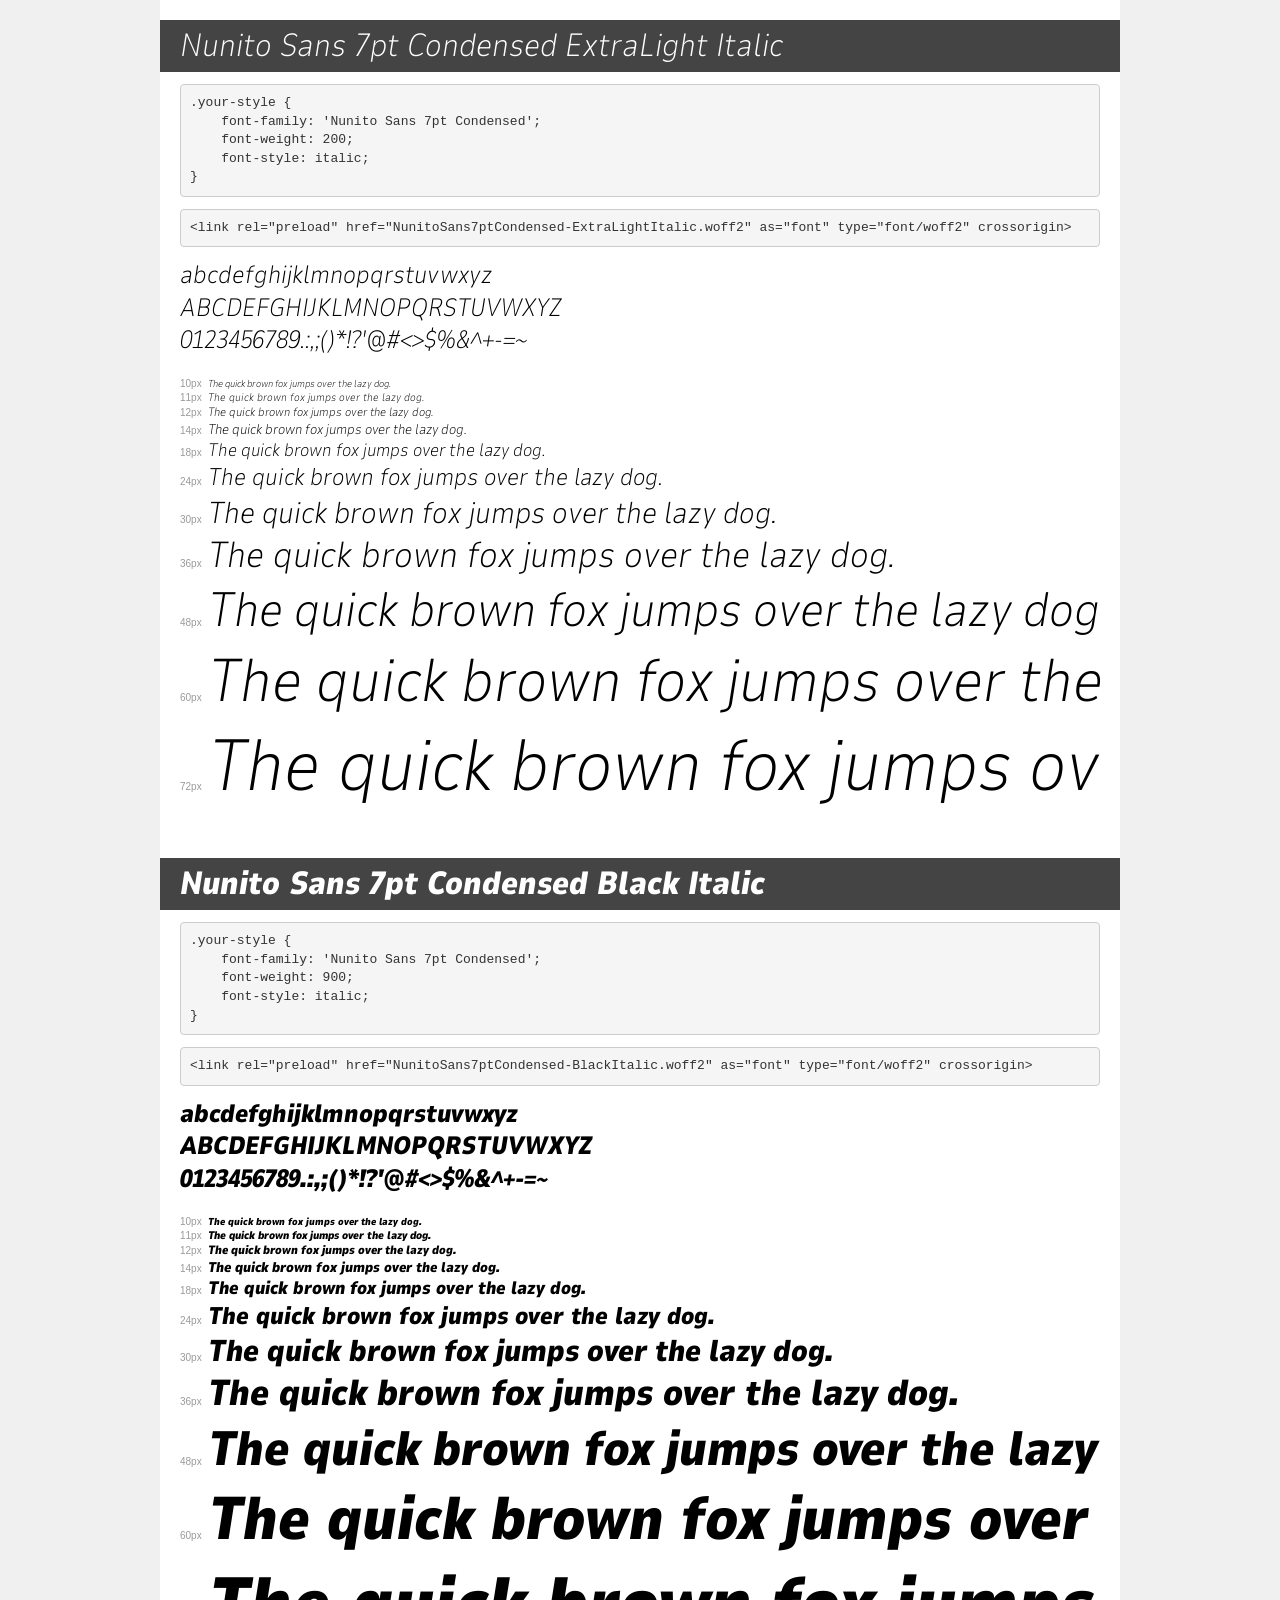
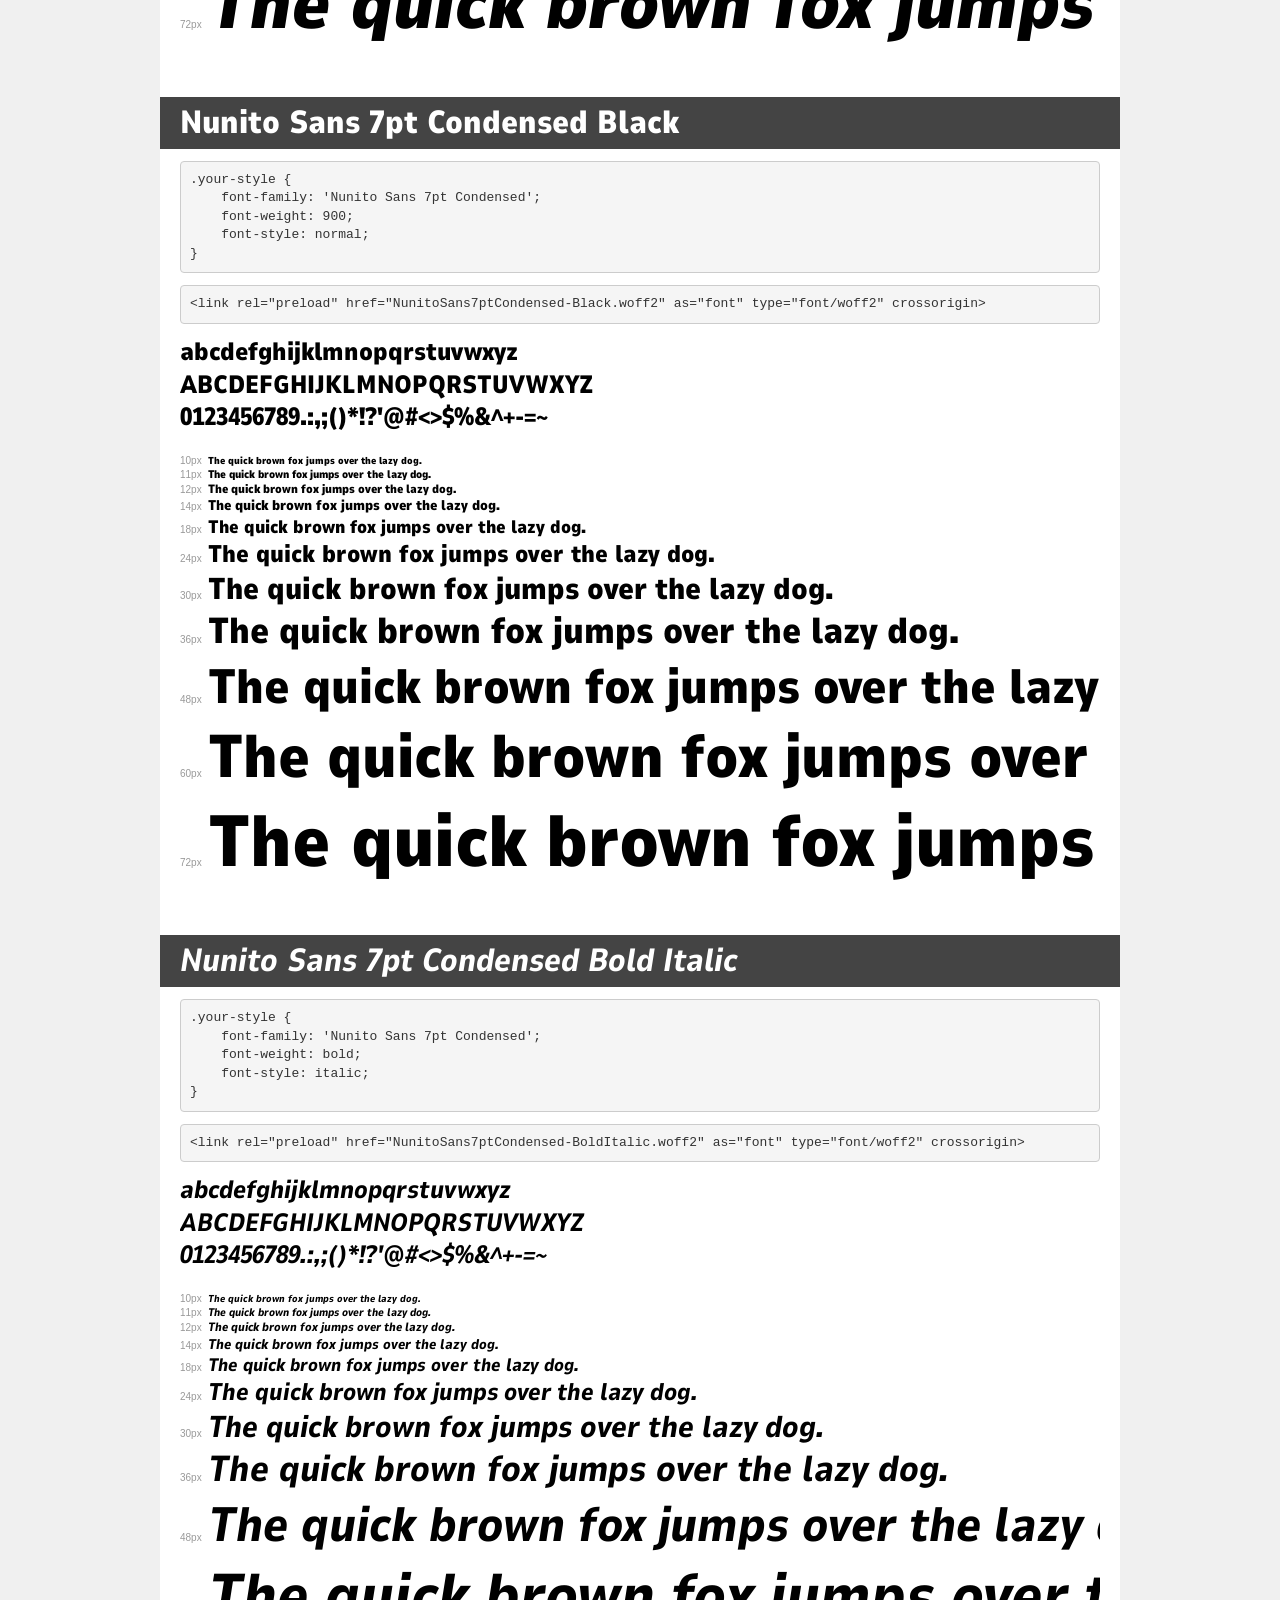
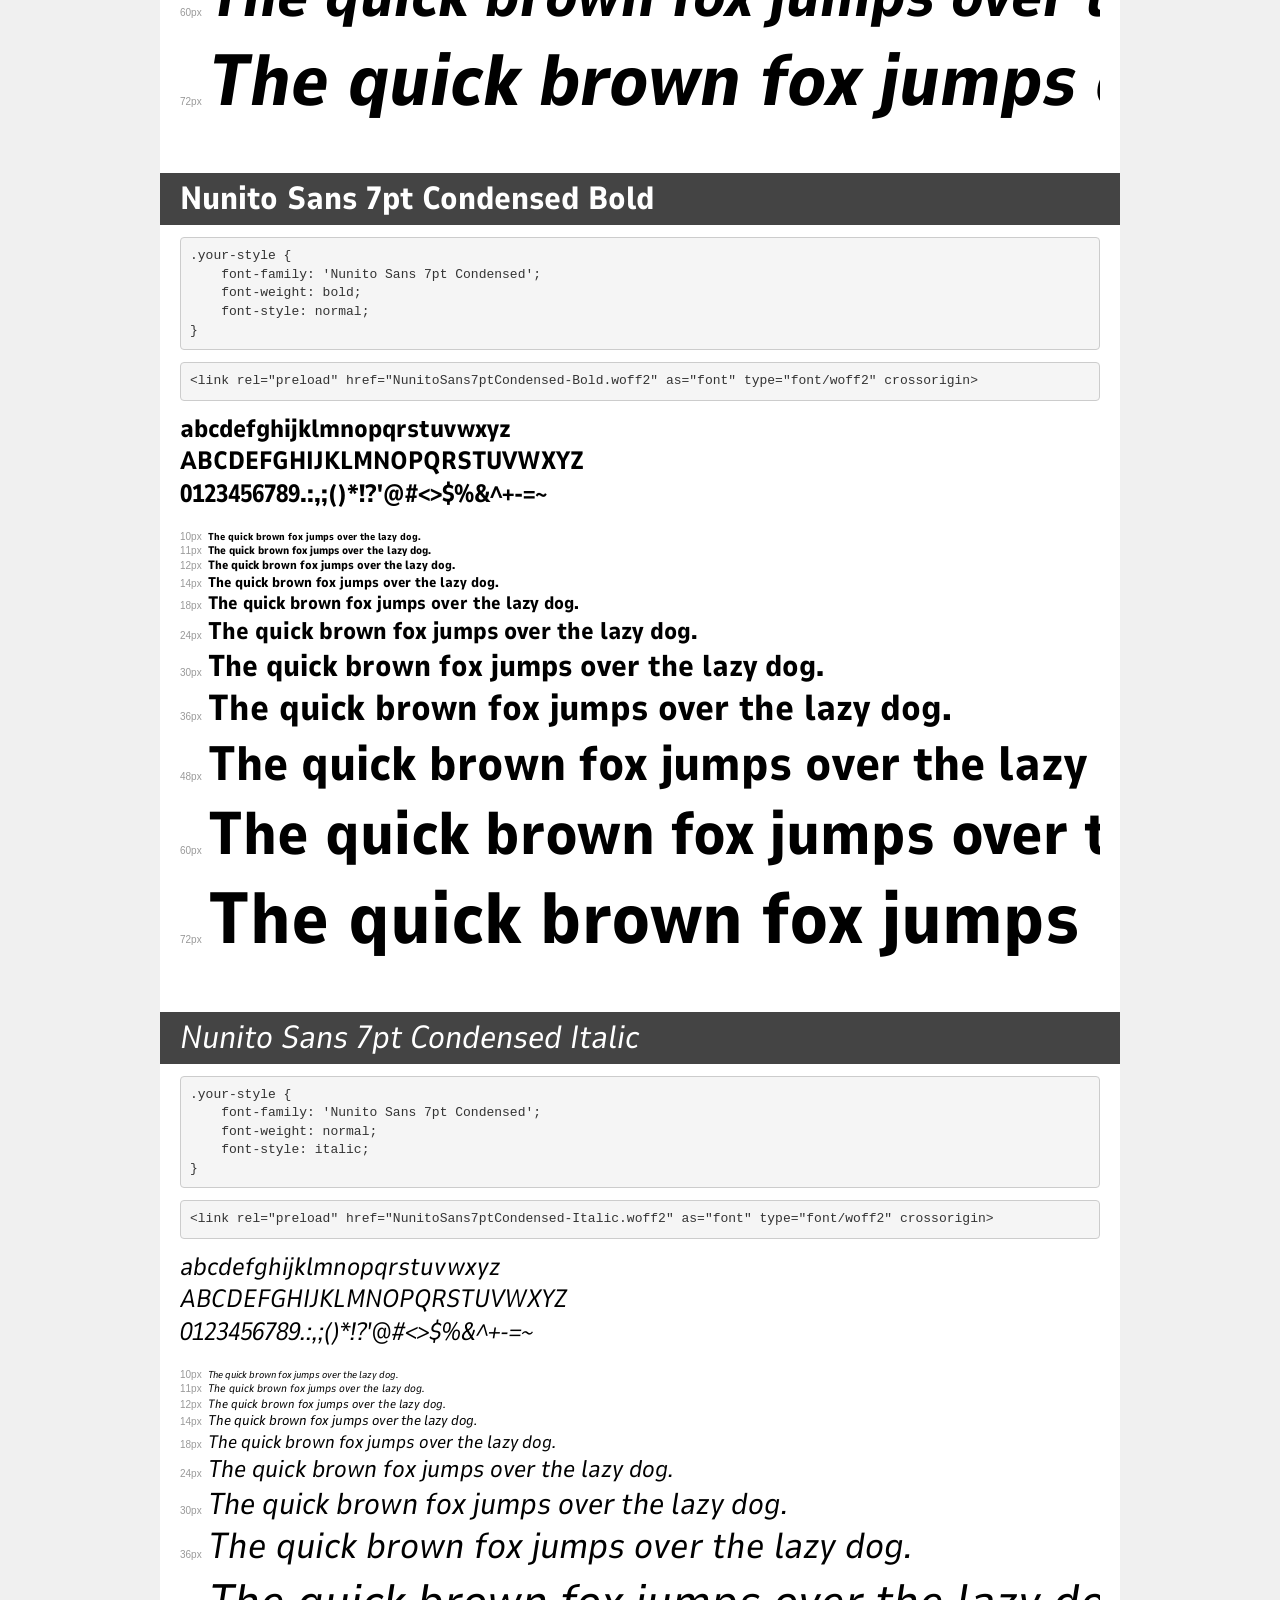
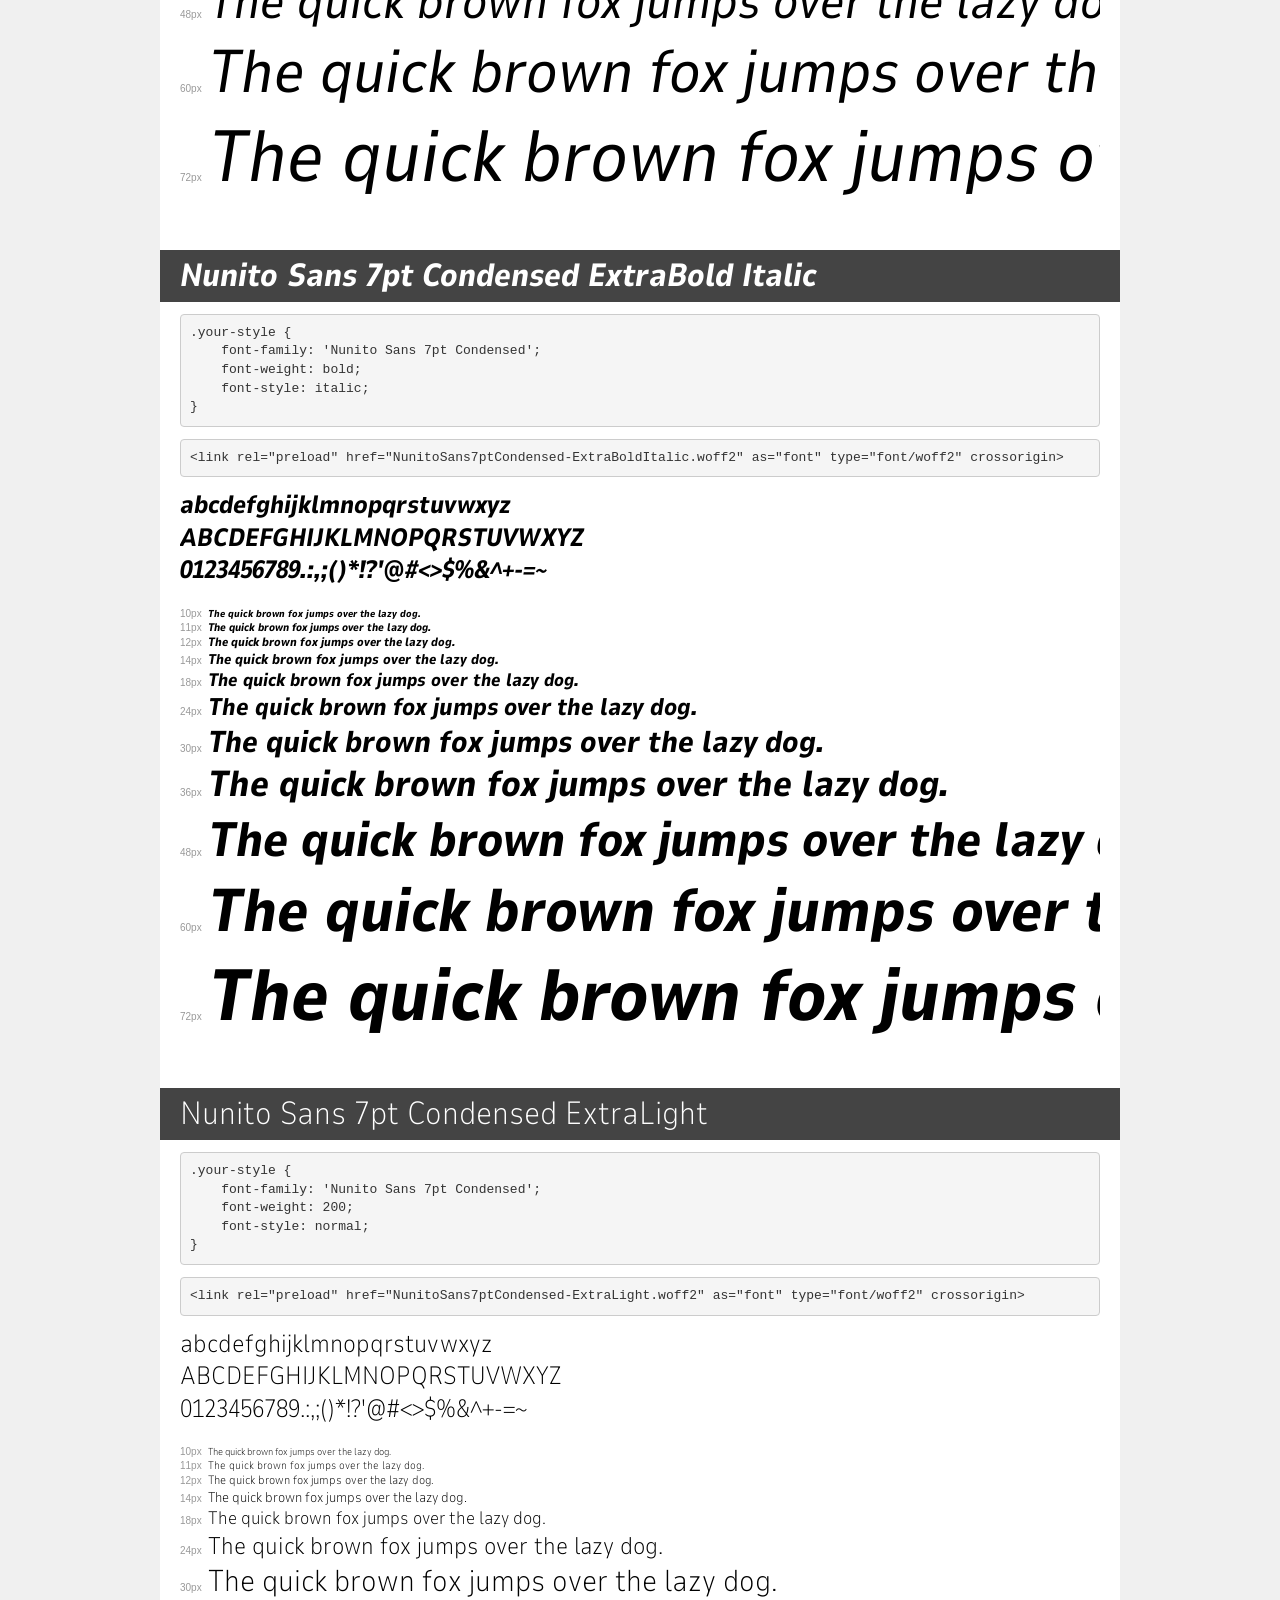
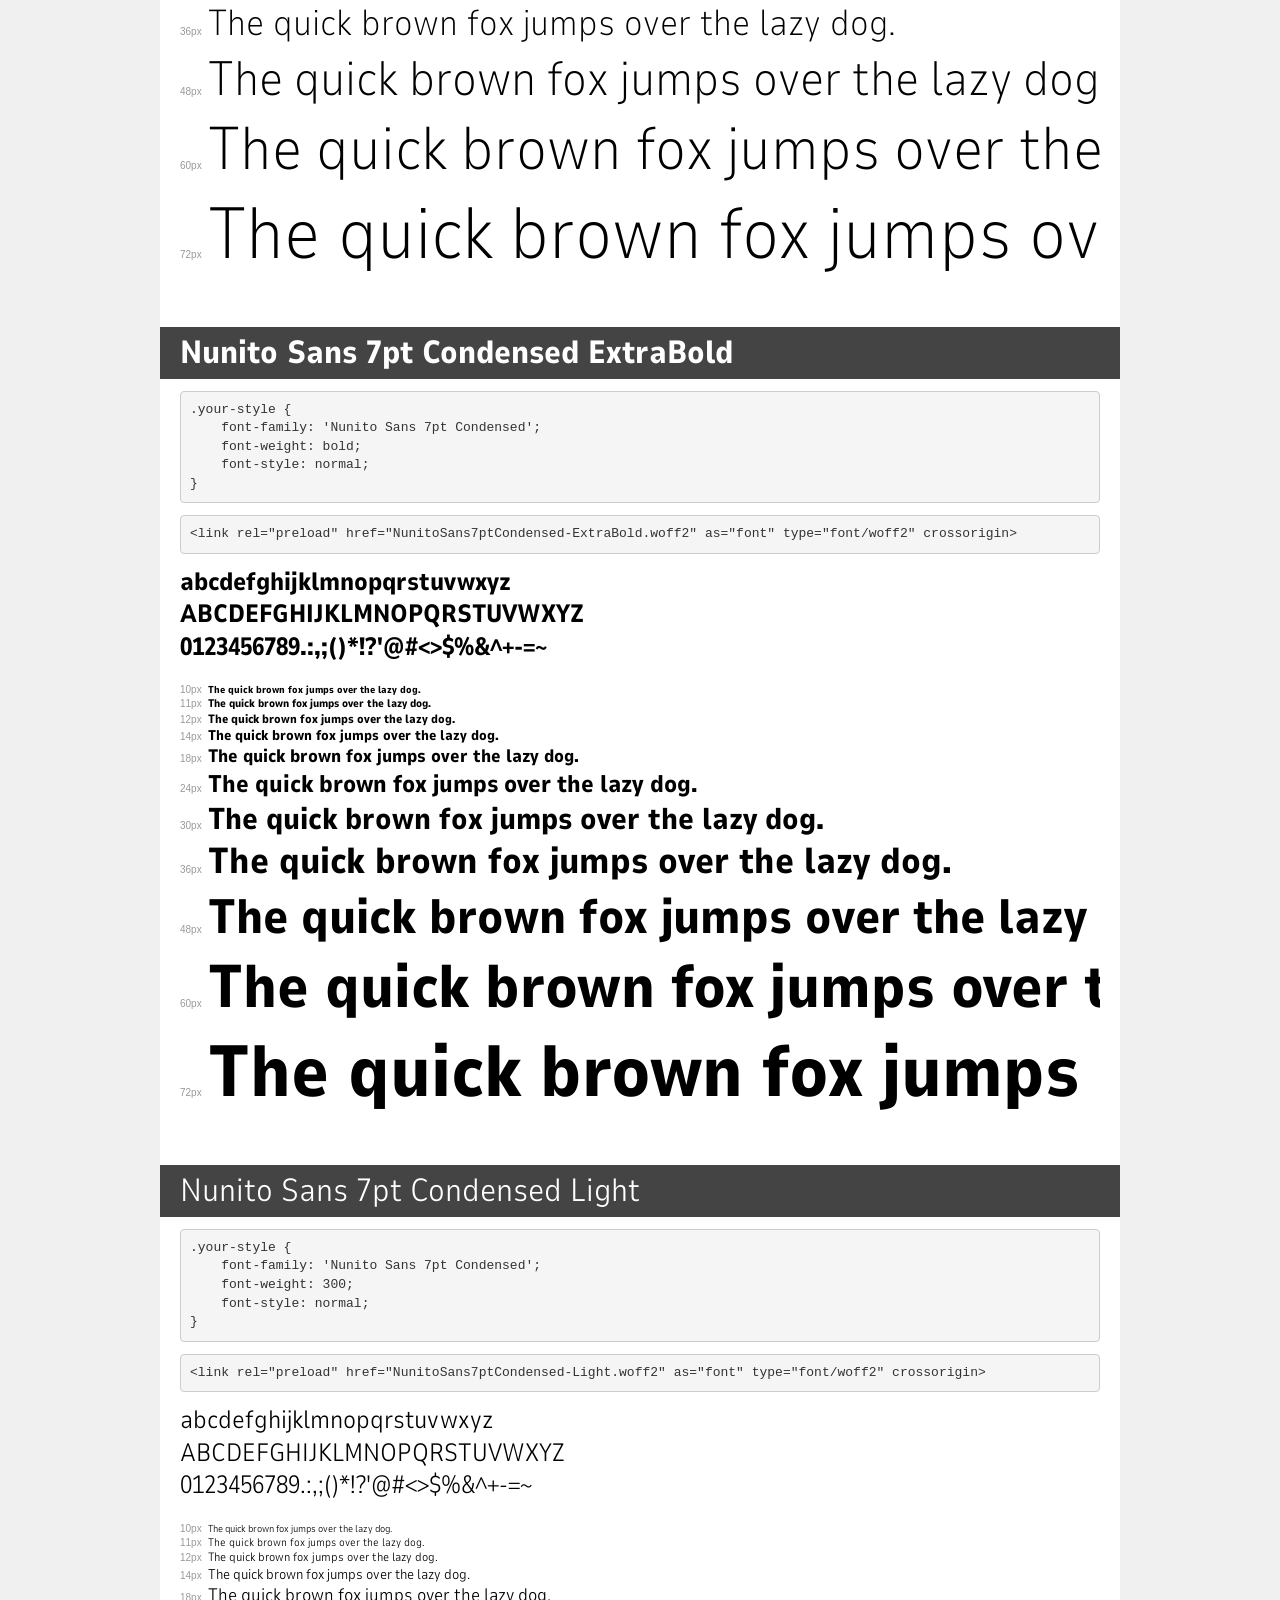
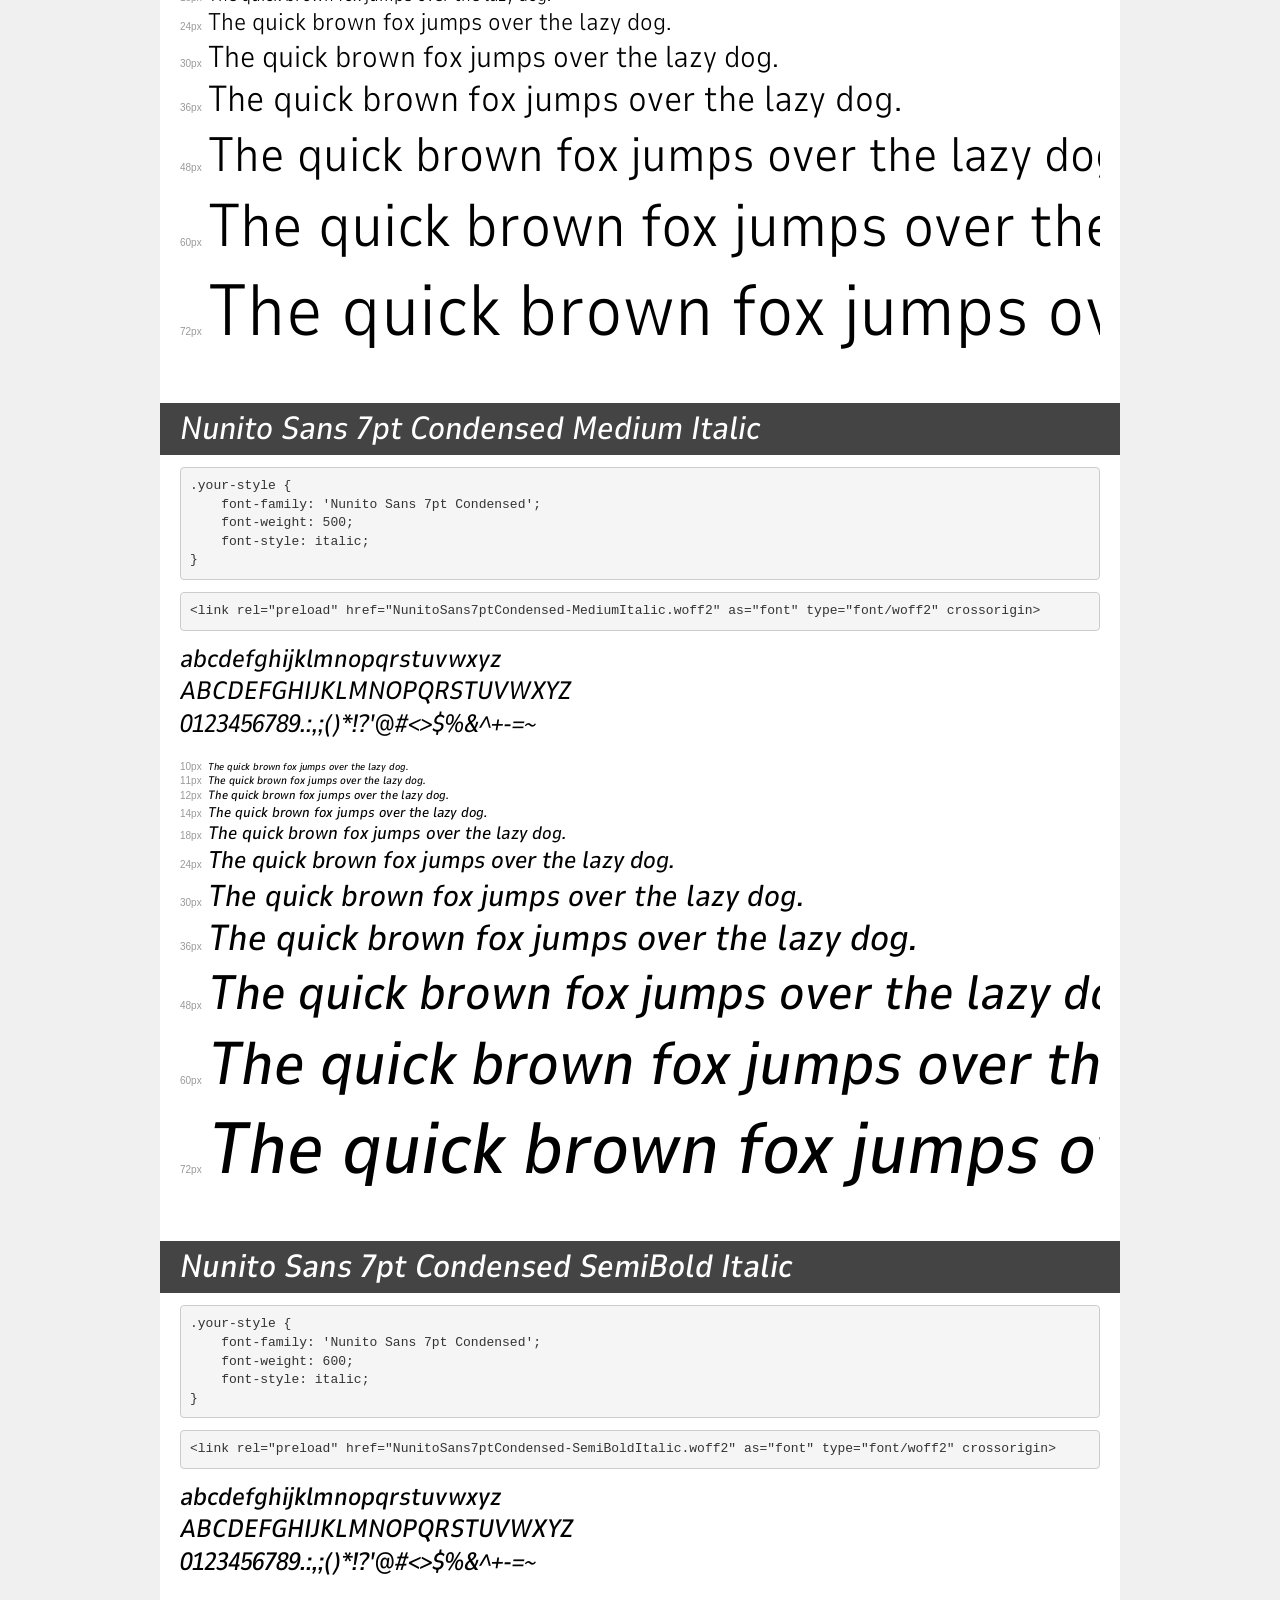
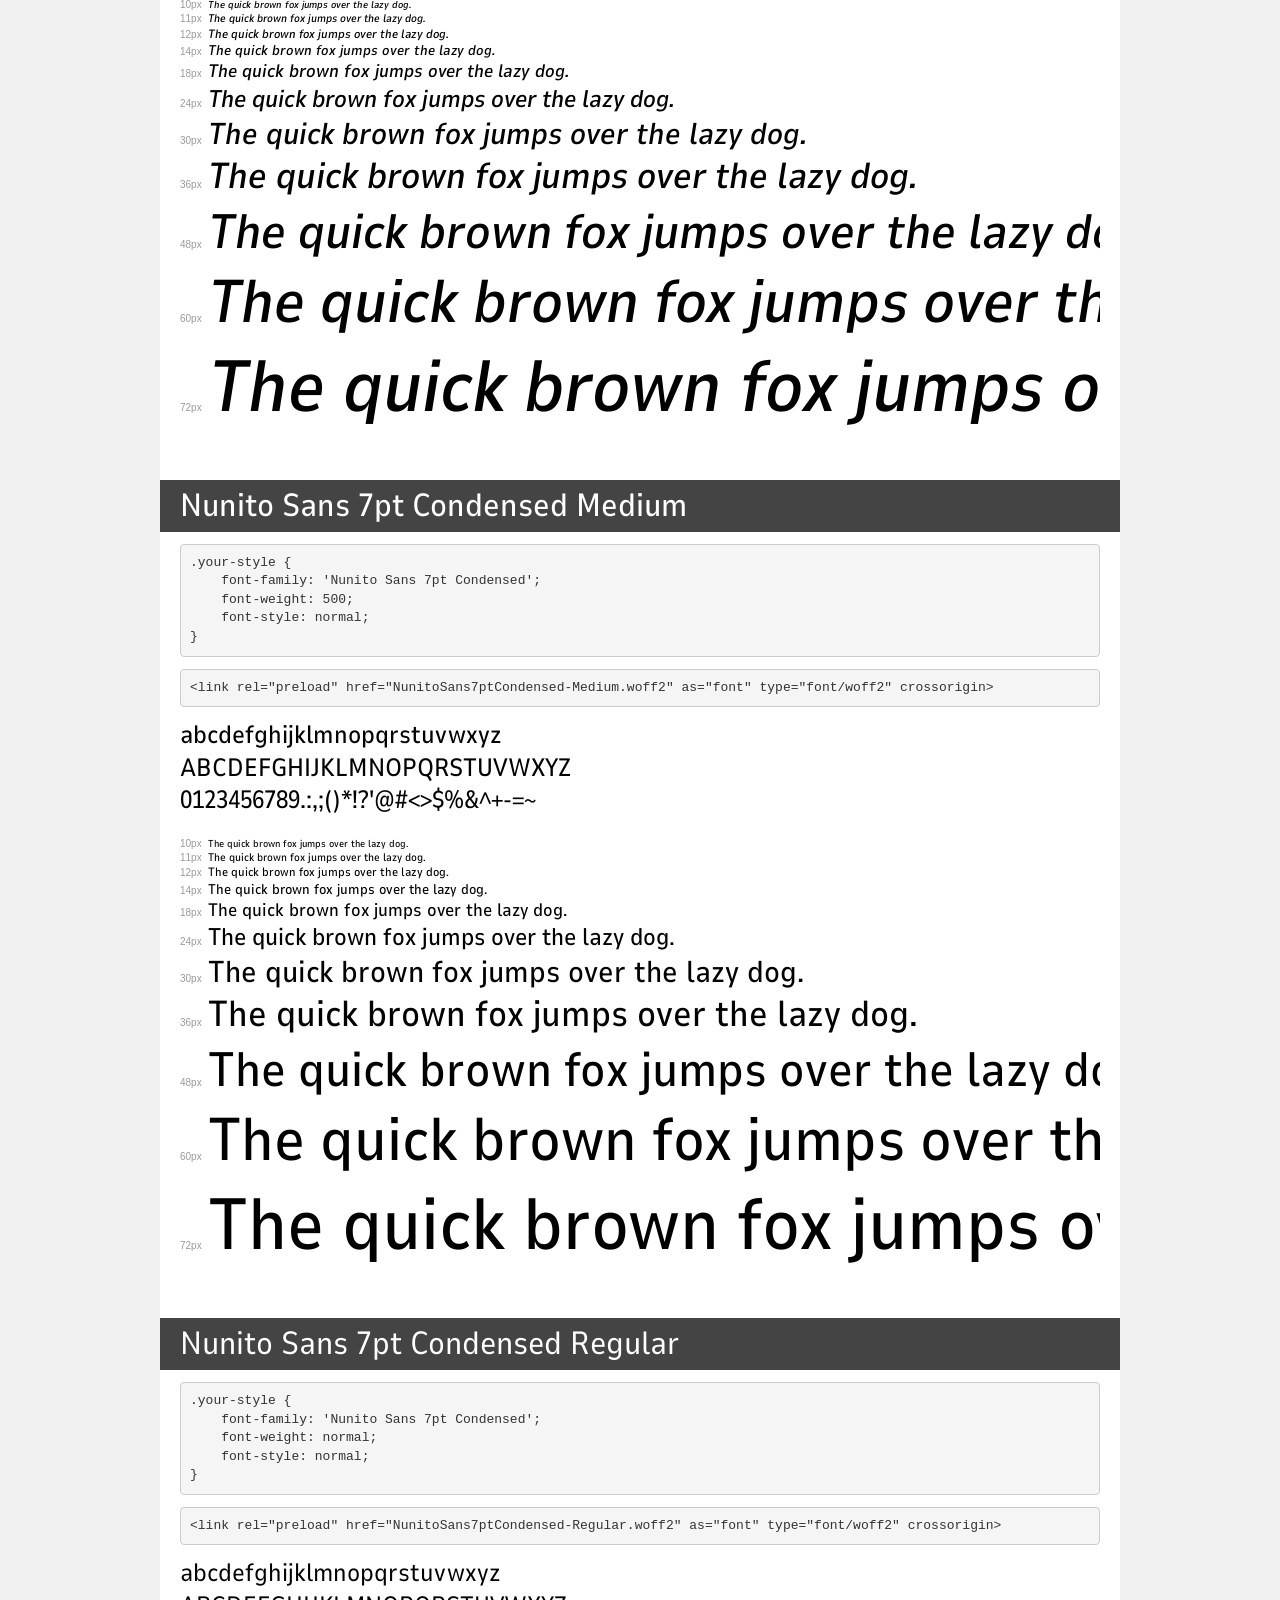
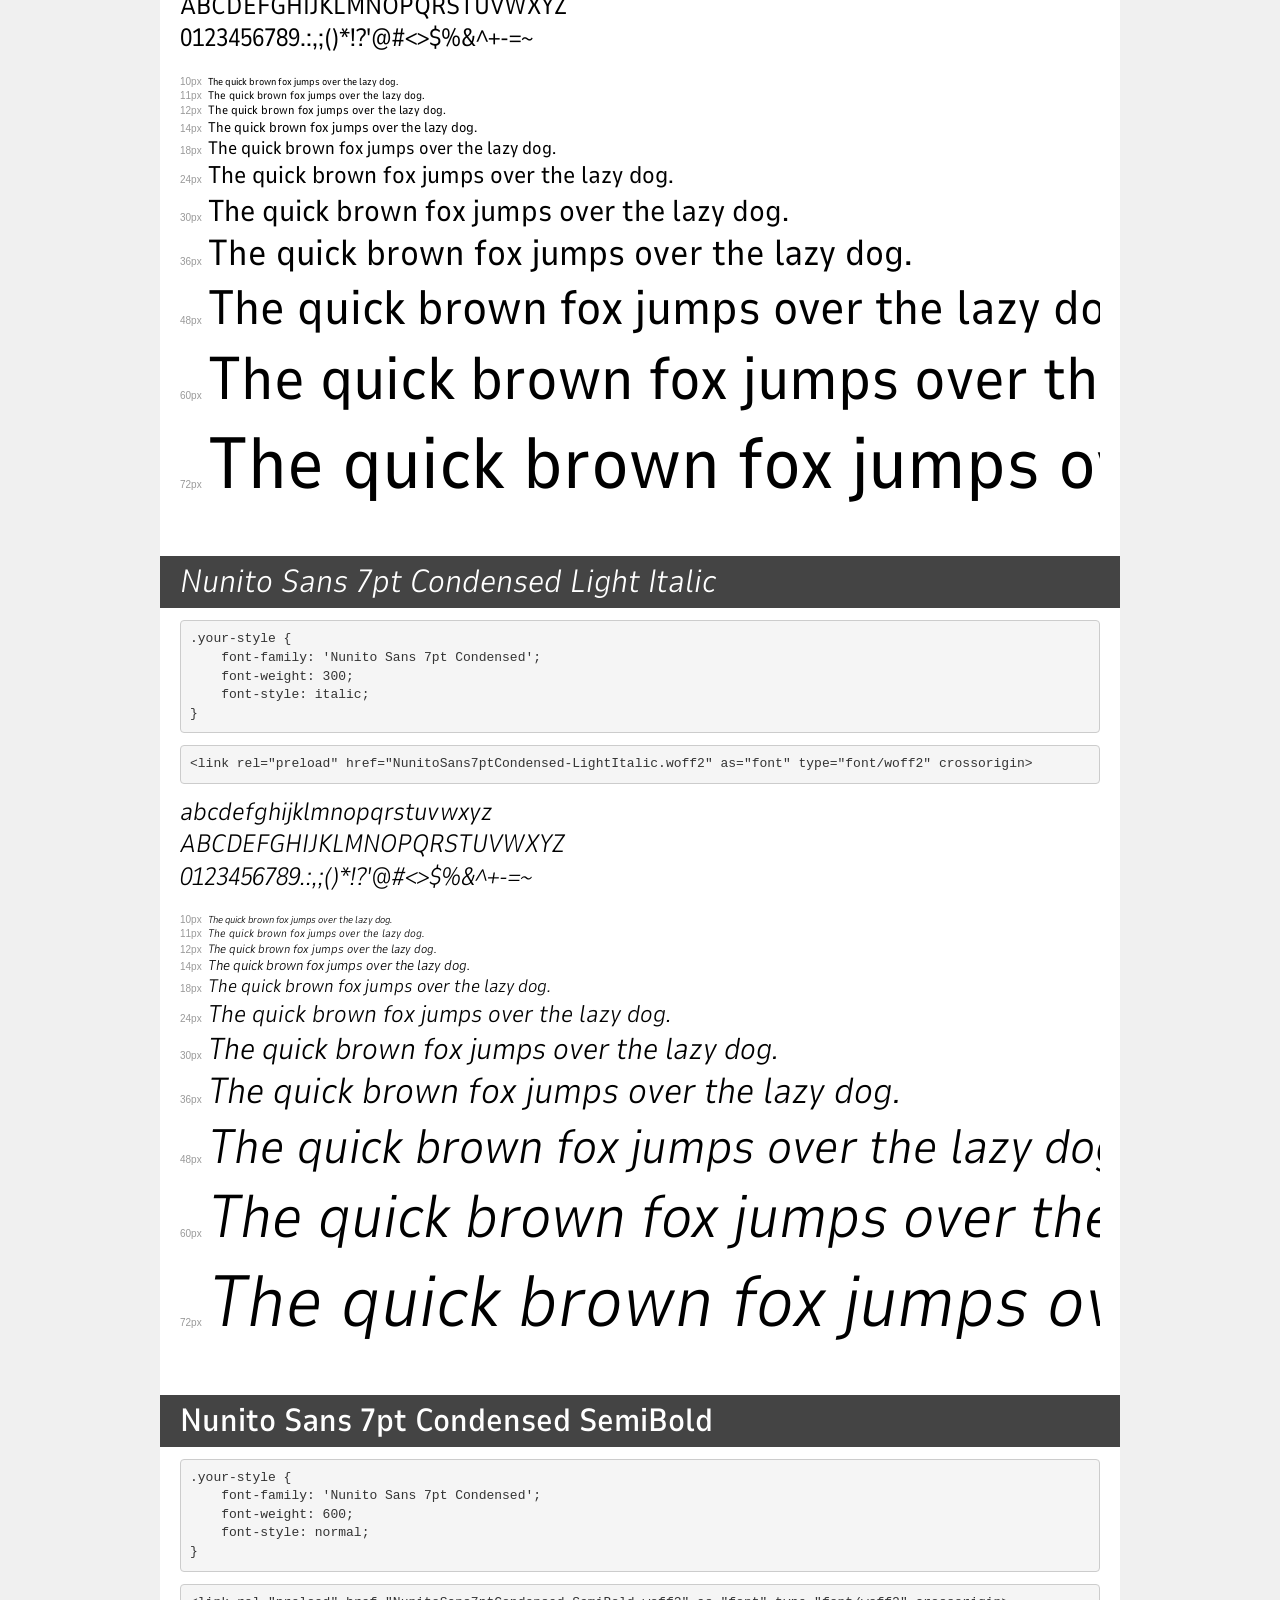
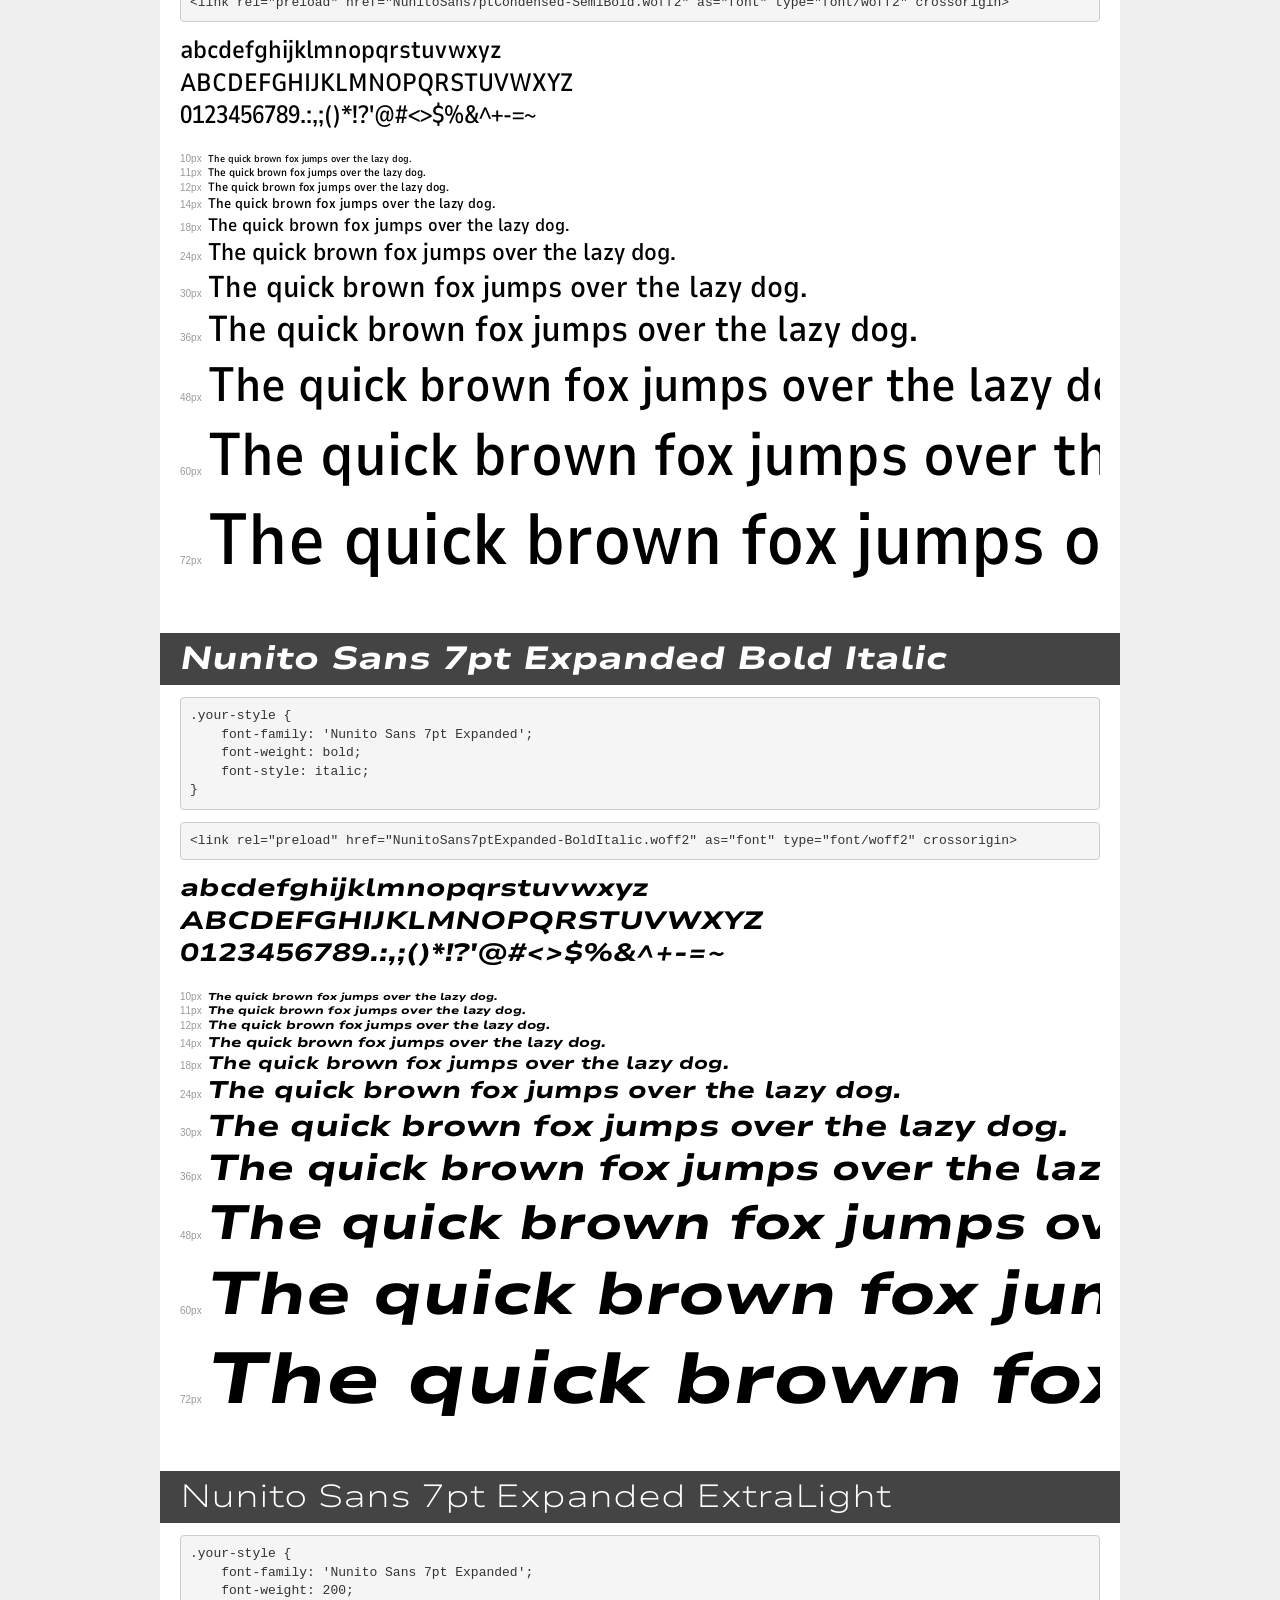
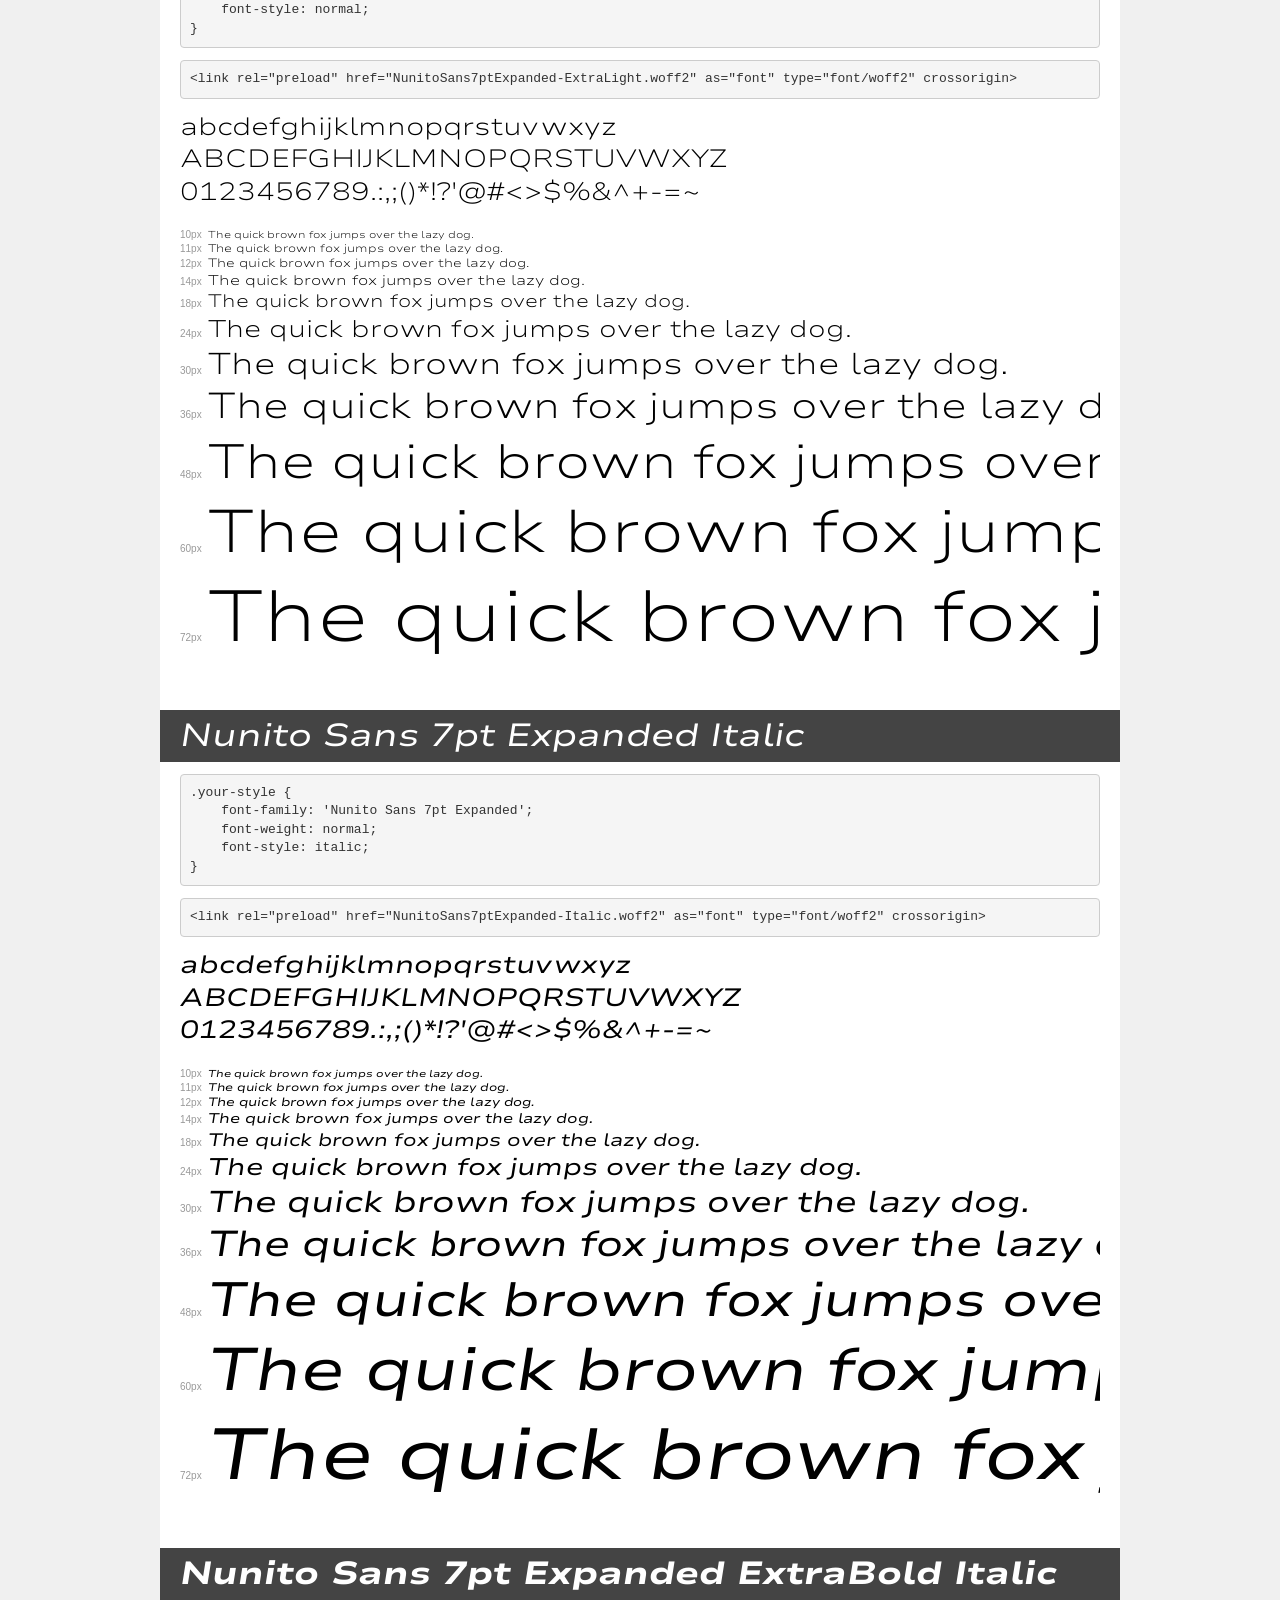
<file: extra/transfonter.org-20240618-085517/demo.html>
<!DOCTYPE html>
<html lang="en">
<head>
    <meta charset="utf-8">
    <meta http-equiv="X-UA-Compatible" content="IE=edge">
    <meta name="viewport" content="width=device-width, initial-scale=1">
    <meta name="robots" content="noindex, noarchive">
    <meta name="format-detection" content="telephone=no">
    <title>Transfonter demo</title>
    <link href="stylesheet.css" rel="stylesheet">
    <style>
        /*
        http://meyerweb.com/eric/tools/css/reset/
        v2.0 | 20110126
        License: none (public domain)
        */
        html, body, div, span, applet, object, iframe,
        h1, h2, h3, h4, h5, h6, p, blockquote, pre,
        a, abbr, acronym, address, big, cite, code,
        del, dfn, em, img, ins, kbd, q, s, samp,
        small, strike, strong, sub, sup, tt, var,
        b, u, i, center,
        dl, dt, dd, ol, ul, li,
        fieldset, form, label, legend,
        table, caption, tbody, tfoot, thead, tr, th, td,
        article, aside, canvas, details, embed,
        figure, figcaption, footer, header, hgroup,
        menu, nav, output, ruby, section, summary,
        time, mark, audio, video {
            margin: 0;
            padding: 0;
            border: 0;
            font-size: 100%;
            font: inherit;
            vertical-align: baseline;
        }
        /* HTML5 display-role reset for older browsers */
        article, aside, details, figcaption, figure,
        footer, header, hgroup, menu, nav, section {
            display: block;
        }
        body {
            line-height: 1;
        }
        ol, ul {
            list-style: none;
        }
        blockquote, q {
            quotes: none;
        }
        blockquote:before, blockquote:after,
        q:before, q:after {
            content: '';
            content: none;
        }
        table {
            border-collapse: collapse;
            border-spacing: 0;
        }
        /* demo styles */
        body {
            background: #f0f0f0;
            color: #000;
        }
        .page {
            background: #fff;
            width: 920px;
            margin: 0 auto;
            padding: 20px 20px 0 20px;
            overflow: hidden;
        }
        .font-container {
            overflow-x: auto;
            overflow-y: hidden;
            margin-bottom: 40px;
            line-height: 1.3;
            white-space: nowrap;
            padding-bottom: 5px;
        }
        h1 {
            position: relative;
            background: #444;
            font-size: 32px;
            color: #fff;
            padding: 10px 20px;
            margin: 0 -20px 12px -20px;
        }
        .letters {
            font-size: 25px;
            margin-bottom: 20px;
        }
        .s10:before {
            content: '10px';
        }
        .s11:before {
            content: '11px';
        }
        .s12:before {
            content: '12px';
        }
        .s14:before {
            content: '14px';
        }
        .s18:before {
            content: '18px';
        }
        .s24:before {
            content: '24px';
        }
        .s30:before {
            content: '30px';
        }
        .s36:before {
            content: '36px';
        }
        .s48:before {
            content: '48px';
        }
        .s60:before {
            content: '60px';
        }
        .s72:before {
            content: '72px';
        }
        .s10:before, .s11:before, .s12:before, .s14:before,
        .s18:before, .s24:before, .s30:before, .s36:before,
        .s48:before, .s60:before, .s72:before {
            font-family: Arial, sans-serif;
            font-size: 10px;
            font-weight: normal;
            font-style: normal;
            color: #999;
            padding-right: 6px;
        }
        pre {
            display: block;
            padding: 9px;
            margin: 0 0 12px;
            font-family: Monaco, Menlo, Consolas, "Courier New", monospace;
            font-size: 13px;
            line-height: 1.428571429;
            color: #333;
            font-weight: normal;
            font-style: normal;
            background-color: #f5f5f5;
            border: 1px solid #ccc;
            overflow-x: auto;
            border-radius: 4px;
        }
        /* responsive */
        @media (max-width: 959px) {
            .page {
                width: auto;
                margin: 0;
            }
        }
    </style>
</head>
<body>
<div class="page">
    <div class="demo">
        <h1 style="font-family: 'Nunito Sans 7pt Condensed'; font-weight: 200; font-style: italic;">Nunito Sans 7pt Condensed ExtraLight Italic</h1>
        <pre title="Usage">.your-style {
    font-family: 'Nunito Sans 7pt Condensed';
    font-weight: 200;
    font-style: italic;
}</pre>
        <pre title="Preload (optional)">
&lt;link rel=&quot;preload&quot; href=&quot;NunitoSans7ptCondensed-ExtraLightItalic.woff2&quot; as=&quot;font&quot; type=&quot;font/woff2&quot; crossorigin&gt;</pre>
        <div class="font-container" style="font-family: 'Nunito Sans 7pt Condensed'; font-weight: 200; font-style: italic;">
            <p class="letters">
                abcdefghijklmnopqrstuvwxyz<br>
ABCDEFGHIJKLMNOPQRSTUVWXYZ<br>
                0123456789.:,;()*!?'@#&lt;&gt;$%&^+-=~
            </p>
            <p class="s10" style="font-size: 10px;">The quick brown fox jumps over the lazy dog.</p>
            <p class="s11" style="font-size: 11px;">The quick brown fox jumps over the lazy dog.</p>
            <p class="s12" style="font-size: 12px;">The quick brown fox jumps over the lazy dog.</p>
            <p class="s14" style="font-size: 14px;">The quick brown fox jumps over the lazy dog.</p>
            <p class="s18" style="font-size: 18px;">The quick brown fox jumps over the lazy dog.</p>
            <p class="s24" style="font-size: 24px;">The quick brown fox jumps over the lazy dog.</p>
            <p class="s30" style="font-size: 30px;">The quick brown fox jumps over the lazy dog.</p>
            <p class="s36" style="font-size: 36px;">The quick brown fox jumps over the lazy dog.</p>
            <p class="s48" style="font-size: 48px;">The quick brown fox jumps over the lazy dog.</p>
            <p class="s60" style="font-size: 60px;">The quick brown fox jumps over the lazy dog.</p>
            <p class="s72" style="font-size: 72px;">The quick brown fox jumps over the lazy dog.</p>
        </div>
    </div>

    <div class="demo">
        <h1 style="font-family: 'Nunito Sans 7pt Condensed'; font-weight: 900; font-style: italic;">Nunito Sans 7pt Condensed Black Italic</h1>
        <pre title="Usage">.your-style {
    font-family: 'Nunito Sans 7pt Condensed';
    font-weight: 900;
    font-style: italic;
}</pre>
        <pre title="Preload (optional)">
&lt;link rel=&quot;preload&quot; href=&quot;NunitoSans7ptCondensed-BlackItalic.woff2&quot; as=&quot;font&quot; type=&quot;font/woff2&quot; crossorigin&gt;</pre>
        <div class="font-container" style="font-family: 'Nunito Sans 7pt Condensed'; font-weight: 900; font-style: italic;">
            <p class="letters">
                abcdefghijklmnopqrstuvwxyz<br>
ABCDEFGHIJKLMNOPQRSTUVWXYZ<br>
                0123456789.:,;()*!?'@#&lt;&gt;$%&^+-=~
            </p>
            <p class="s10" style="font-size: 10px;">The quick brown fox jumps over the lazy dog.</p>
            <p class="s11" style="font-size: 11px;">The quick brown fox jumps over the lazy dog.</p>
            <p class="s12" style="font-size: 12px;">The quick brown fox jumps over the lazy dog.</p>
            <p class="s14" style="font-size: 14px;">The quick brown fox jumps over the lazy dog.</p>
            <p class="s18" style="font-size: 18px;">The quick brown fox jumps over the lazy dog.</p>
            <p class="s24" style="font-size: 24px;">The quick brown fox jumps over the lazy dog.</p>
            <p class="s30" style="font-size: 30px;">The quick brown fox jumps over the lazy dog.</p>
            <p class="s36" style="font-size: 36px;">The quick brown fox jumps over the lazy dog.</p>
            <p class="s48" style="font-size: 48px;">The quick brown fox jumps over the lazy dog.</p>
            <p class="s60" style="font-size: 60px;">The quick brown fox jumps over the lazy dog.</p>
            <p class="s72" style="font-size: 72px;">The quick brown fox jumps over the lazy dog.</p>
        </div>
    </div>

    <div class="demo">
        <h1 style="font-family: 'Nunito Sans 7pt Condensed'; font-weight: 900; font-style: normal;">Nunito Sans 7pt Condensed Black</h1>
        <pre title="Usage">.your-style {
    font-family: 'Nunito Sans 7pt Condensed';
    font-weight: 900;
    font-style: normal;
}</pre>
        <pre title="Preload (optional)">
&lt;link rel=&quot;preload&quot; href=&quot;NunitoSans7ptCondensed-Black.woff2&quot; as=&quot;font&quot; type=&quot;font/woff2&quot; crossorigin&gt;</pre>
        <div class="font-container" style="font-family: 'Nunito Sans 7pt Condensed'; font-weight: 900; font-style: normal;">
            <p class="letters">
                abcdefghijklmnopqrstuvwxyz<br>
ABCDEFGHIJKLMNOPQRSTUVWXYZ<br>
                0123456789.:,;()*!?'@#&lt;&gt;$%&^+-=~
            </p>
            <p class="s10" style="font-size: 10px;">The quick brown fox jumps over the lazy dog.</p>
            <p class="s11" style="font-size: 11px;">The quick brown fox jumps over the lazy dog.</p>
            <p class="s12" style="font-size: 12px;">The quick brown fox jumps over the lazy dog.</p>
            <p class="s14" style="font-size: 14px;">The quick brown fox jumps over the lazy dog.</p>
            <p class="s18" style="font-size: 18px;">The quick brown fox jumps over the lazy dog.</p>
            <p class="s24" style="font-size: 24px;">The quick brown fox jumps over the lazy dog.</p>
            <p class="s30" style="font-size: 30px;">The quick brown fox jumps over the lazy dog.</p>
            <p class="s36" style="font-size: 36px;">The quick brown fox jumps over the lazy dog.</p>
            <p class="s48" style="font-size: 48px;">The quick brown fox jumps over the lazy dog.</p>
            <p class="s60" style="font-size: 60px;">The quick brown fox jumps over the lazy dog.</p>
            <p class="s72" style="font-size: 72px;">The quick brown fox jumps over the lazy dog.</p>
        </div>
    </div>

    <div class="demo">
        <h1 style="font-family: 'Nunito Sans 7pt Condensed'; font-weight: bold; font-style: italic;">Nunito Sans 7pt Condensed Bold Italic</h1>
        <pre title="Usage">.your-style {
    font-family: 'Nunito Sans 7pt Condensed';
    font-weight: bold;
    font-style: italic;
}</pre>
        <pre title="Preload (optional)">
&lt;link rel=&quot;preload&quot; href=&quot;NunitoSans7ptCondensed-BoldItalic.woff2&quot; as=&quot;font&quot; type=&quot;font/woff2&quot; crossorigin&gt;</pre>
        <div class="font-container" style="font-family: 'Nunito Sans 7pt Condensed'; font-weight: bold; font-style: italic;">
            <p class="letters">
                abcdefghijklmnopqrstuvwxyz<br>
ABCDEFGHIJKLMNOPQRSTUVWXYZ<br>
                0123456789.:,;()*!?'@#&lt;&gt;$%&^+-=~
            </p>
            <p class="s10" style="font-size: 10px;">The quick brown fox jumps over the lazy dog.</p>
            <p class="s11" style="font-size: 11px;">The quick brown fox jumps over the lazy dog.</p>
            <p class="s12" style="font-size: 12px;">The quick brown fox jumps over the lazy dog.</p>
            <p class="s14" style="font-size: 14px;">The quick brown fox jumps over the lazy dog.</p>
            <p class="s18" style="font-size: 18px;">The quick brown fox jumps over the lazy dog.</p>
            <p class="s24" style="font-size: 24px;">The quick brown fox jumps over the lazy dog.</p>
            <p class="s30" style="font-size: 30px;">The quick brown fox jumps over the lazy dog.</p>
            <p class="s36" style="font-size: 36px;">The quick brown fox jumps over the lazy dog.</p>
            <p class="s48" style="font-size: 48px;">The quick brown fox jumps over the lazy dog.</p>
            <p class="s60" style="font-size: 60px;">The quick brown fox jumps over the lazy dog.</p>
            <p class="s72" style="font-size: 72px;">The quick brown fox jumps over the lazy dog.</p>
        </div>
    </div>

    <div class="demo">
        <h1 style="font-family: 'Nunito Sans 7pt Condensed'; font-weight: bold; font-style: normal;">Nunito Sans 7pt Condensed Bold</h1>
        <pre title="Usage">.your-style {
    font-family: 'Nunito Sans 7pt Condensed';
    font-weight: bold;
    font-style: normal;
}</pre>
        <pre title="Preload (optional)">
&lt;link rel=&quot;preload&quot; href=&quot;NunitoSans7ptCondensed-Bold.woff2&quot; as=&quot;font&quot; type=&quot;font/woff2&quot; crossorigin&gt;</pre>
        <div class="font-container" style="font-family: 'Nunito Sans 7pt Condensed'; font-weight: bold; font-style: normal;">
            <p class="letters">
                abcdefghijklmnopqrstuvwxyz<br>
ABCDEFGHIJKLMNOPQRSTUVWXYZ<br>
                0123456789.:,;()*!?'@#&lt;&gt;$%&^+-=~
            </p>
            <p class="s10" style="font-size: 10px;">The quick brown fox jumps over the lazy dog.</p>
            <p class="s11" style="font-size: 11px;">The quick brown fox jumps over the lazy dog.</p>
            <p class="s12" style="font-size: 12px;">The quick brown fox jumps over the lazy dog.</p>
            <p class="s14" style="font-size: 14px;">The quick brown fox jumps over the lazy dog.</p>
            <p class="s18" style="font-size: 18px;">The quick brown fox jumps over the lazy dog.</p>
            <p class="s24" style="font-size: 24px;">The quick brown fox jumps over the lazy dog.</p>
            <p class="s30" style="font-size: 30px;">The quick brown fox jumps over the lazy dog.</p>
            <p class="s36" style="font-size: 36px;">The quick brown fox jumps over the lazy dog.</p>
            <p class="s48" style="font-size: 48px;">The quick brown fox jumps over the lazy dog.</p>
            <p class="s60" style="font-size: 60px;">The quick brown fox jumps over the lazy dog.</p>
            <p class="s72" style="font-size: 72px;">The quick brown fox jumps over the lazy dog.</p>
        </div>
    </div>

    <div class="demo">
        <h1 style="font-family: 'Nunito Sans 7pt Condensed'; font-weight: normal; font-style: italic;">Nunito Sans 7pt Condensed Italic</h1>
        <pre title="Usage">.your-style {
    font-family: 'Nunito Sans 7pt Condensed';
    font-weight: normal;
    font-style: italic;
}</pre>
        <pre title="Preload (optional)">
&lt;link rel=&quot;preload&quot; href=&quot;NunitoSans7ptCondensed-Italic.woff2&quot; as=&quot;font&quot; type=&quot;font/woff2&quot; crossorigin&gt;</pre>
        <div class="font-container" style="font-family: 'Nunito Sans 7pt Condensed'; font-weight: normal; font-style: italic;">
            <p class="letters">
                abcdefghijklmnopqrstuvwxyz<br>
ABCDEFGHIJKLMNOPQRSTUVWXYZ<br>
                0123456789.:,;()*!?'@#&lt;&gt;$%&^+-=~
            </p>
            <p class="s10" style="font-size: 10px;">The quick brown fox jumps over the lazy dog.</p>
            <p class="s11" style="font-size: 11px;">The quick brown fox jumps over the lazy dog.</p>
            <p class="s12" style="font-size: 12px;">The quick brown fox jumps over the lazy dog.</p>
            <p class="s14" style="font-size: 14px;">The quick brown fox jumps over the lazy dog.</p>
            <p class="s18" style="font-size: 18px;">The quick brown fox jumps over the lazy dog.</p>
            <p class="s24" style="font-size: 24px;">The quick brown fox jumps over the lazy dog.</p>
            <p class="s30" style="font-size: 30px;">The quick brown fox jumps over the lazy dog.</p>
            <p class="s36" style="font-size: 36px;">The quick brown fox jumps over the lazy dog.</p>
            <p class="s48" style="font-size: 48px;">The quick brown fox jumps over the lazy dog.</p>
            <p class="s60" style="font-size: 60px;">The quick brown fox jumps over the lazy dog.</p>
            <p class="s72" style="font-size: 72px;">The quick brown fox jumps over the lazy dog.</p>
        </div>
    </div>

    <div class="demo">
        <h1 style="font-family: 'Nunito Sans 7pt Condensed'; font-weight: bold; font-style: italic;">Nunito Sans 7pt Condensed ExtraBold Italic</h1>
        <pre title="Usage">.your-style {
    font-family: 'Nunito Sans 7pt Condensed';
    font-weight: bold;
    font-style: italic;
}</pre>
        <pre title="Preload (optional)">
&lt;link rel=&quot;preload&quot; href=&quot;NunitoSans7ptCondensed-ExtraBoldItalic.woff2&quot; as=&quot;font&quot; type=&quot;font/woff2&quot; crossorigin&gt;</pre>
        <div class="font-container" style="font-family: 'Nunito Sans 7pt Condensed'; font-weight: bold; font-style: italic;">
            <p class="letters">
                abcdefghijklmnopqrstuvwxyz<br>
ABCDEFGHIJKLMNOPQRSTUVWXYZ<br>
                0123456789.:,;()*!?'@#&lt;&gt;$%&^+-=~
            </p>
            <p class="s10" style="font-size: 10px;">The quick brown fox jumps over the lazy dog.</p>
            <p class="s11" style="font-size: 11px;">The quick brown fox jumps over the lazy dog.</p>
            <p class="s12" style="font-size: 12px;">The quick brown fox jumps over the lazy dog.</p>
            <p class="s14" style="font-size: 14px;">The quick brown fox jumps over the lazy dog.</p>
            <p class="s18" style="font-size: 18px;">The quick brown fox jumps over the lazy dog.</p>
            <p class="s24" style="font-size: 24px;">The quick brown fox jumps over the lazy dog.</p>
            <p class="s30" style="font-size: 30px;">The quick brown fox jumps over the lazy dog.</p>
            <p class="s36" style="font-size: 36px;">The quick brown fox jumps over the lazy dog.</p>
            <p class="s48" style="font-size: 48px;">The quick brown fox jumps over the lazy dog.</p>
            <p class="s60" style="font-size: 60px;">The quick brown fox jumps over the lazy dog.</p>
            <p class="s72" style="font-size: 72px;">The quick brown fox jumps over the lazy dog.</p>
        </div>
    </div>

    <div class="demo">
        <h1 style="font-family: 'Nunito Sans 7pt Condensed'; font-weight: 200; font-style: normal;">Nunito Sans 7pt Condensed ExtraLight</h1>
        <pre title="Usage">.your-style {
    font-family: 'Nunito Sans 7pt Condensed';
    font-weight: 200;
    font-style: normal;
}</pre>
        <pre title="Preload (optional)">
&lt;link rel=&quot;preload&quot; href=&quot;NunitoSans7ptCondensed-ExtraLight.woff2&quot; as=&quot;font&quot; type=&quot;font/woff2&quot; crossorigin&gt;</pre>
        <div class="font-container" style="font-family: 'Nunito Sans 7pt Condensed'; font-weight: 200; font-style: normal;">
            <p class="letters">
                abcdefghijklmnopqrstuvwxyz<br>
ABCDEFGHIJKLMNOPQRSTUVWXYZ<br>
                0123456789.:,;()*!?'@#&lt;&gt;$%&^+-=~
            </p>
            <p class="s10" style="font-size: 10px;">The quick brown fox jumps over the lazy dog.</p>
            <p class="s11" style="font-size: 11px;">The quick brown fox jumps over the lazy dog.</p>
            <p class="s12" style="font-size: 12px;">The quick brown fox jumps over the lazy dog.</p>
            <p class="s14" style="font-size: 14px;">The quick brown fox jumps over the lazy dog.</p>
            <p class="s18" style="font-size: 18px;">The quick brown fox jumps over the lazy dog.</p>
            <p class="s24" style="font-size: 24px;">The quick brown fox jumps over the lazy dog.</p>
            <p class="s30" style="font-size: 30px;">The quick brown fox jumps over the lazy dog.</p>
            <p class="s36" style="font-size: 36px;">The quick brown fox jumps over the lazy dog.</p>
            <p class="s48" style="font-size: 48px;">The quick brown fox jumps over the lazy dog.</p>
            <p class="s60" style="font-size: 60px;">The quick brown fox jumps over the lazy dog.</p>
            <p class="s72" style="font-size: 72px;">The quick brown fox jumps over the lazy dog.</p>
        </div>
    </div>

    <div class="demo">
        <h1 style="font-family: 'Nunito Sans 7pt Condensed'; font-weight: bold; font-style: normal;">Nunito Sans 7pt Condensed ExtraBold</h1>
        <pre title="Usage">.your-style {
    font-family: 'Nunito Sans 7pt Condensed';
    font-weight: bold;
    font-style: normal;
}</pre>
        <pre title="Preload (optional)">
&lt;link rel=&quot;preload&quot; href=&quot;NunitoSans7ptCondensed-ExtraBold.woff2&quot; as=&quot;font&quot; type=&quot;font/woff2&quot; crossorigin&gt;</pre>
        <div class="font-container" style="font-family: 'Nunito Sans 7pt Condensed'; font-weight: bold; font-style: normal;">
            <p class="letters">
                abcdefghijklmnopqrstuvwxyz<br>
ABCDEFGHIJKLMNOPQRSTUVWXYZ<br>
                0123456789.:,;()*!?'@#&lt;&gt;$%&^+-=~
            </p>
            <p class="s10" style="font-size: 10px;">The quick brown fox jumps over the lazy dog.</p>
            <p class="s11" style="font-size: 11px;">The quick brown fox jumps over the lazy dog.</p>
            <p class="s12" style="font-size: 12px;">The quick brown fox jumps over the lazy dog.</p>
            <p class="s14" style="font-size: 14px;">The quick brown fox jumps over the lazy dog.</p>
            <p class="s18" style="font-size: 18px;">The quick brown fox jumps over the lazy dog.</p>
            <p class="s24" style="font-size: 24px;">The quick brown fox jumps over the lazy dog.</p>
            <p class="s30" style="font-size: 30px;">The quick brown fox jumps over the lazy dog.</p>
            <p class="s36" style="font-size: 36px;">The quick brown fox jumps over the lazy dog.</p>
            <p class="s48" style="font-size: 48px;">The quick brown fox jumps over the lazy dog.</p>
            <p class="s60" style="font-size: 60px;">The quick brown fox jumps over the lazy dog.</p>
            <p class="s72" style="font-size: 72px;">The quick brown fox jumps over the lazy dog.</p>
        </div>
    </div>

    <div class="demo">
        <h1 style="font-family: 'Nunito Sans 7pt Condensed'; font-weight: 300; font-style: normal;">Nunito Sans 7pt Condensed Light</h1>
        <pre title="Usage">.your-style {
    font-family: 'Nunito Sans 7pt Condensed';
    font-weight: 300;
    font-style: normal;
}</pre>
        <pre title="Preload (optional)">
&lt;link rel=&quot;preload&quot; href=&quot;NunitoSans7ptCondensed-Light.woff2&quot; as=&quot;font&quot; type=&quot;font/woff2&quot; crossorigin&gt;</pre>
        <div class="font-container" style="font-family: 'Nunito Sans 7pt Condensed'; font-weight: 300; font-style: normal;">
            <p class="letters">
                abcdefghijklmnopqrstuvwxyz<br>
ABCDEFGHIJKLMNOPQRSTUVWXYZ<br>
                0123456789.:,;()*!?'@#&lt;&gt;$%&^+-=~
            </p>
            <p class="s10" style="font-size: 10px;">The quick brown fox jumps over the lazy dog.</p>
            <p class="s11" style="font-size: 11px;">The quick brown fox jumps over the lazy dog.</p>
            <p class="s12" style="font-size: 12px;">The quick brown fox jumps over the lazy dog.</p>
            <p class="s14" style="font-size: 14px;">The quick brown fox jumps over the lazy dog.</p>
            <p class="s18" style="font-size: 18px;">The quick brown fox jumps over the lazy dog.</p>
            <p class="s24" style="font-size: 24px;">The quick brown fox jumps over the lazy dog.</p>
            <p class="s30" style="font-size: 30px;">The quick brown fox jumps over the lazy dog.</p>
            <p class="s36" style="font-size: 36px;">The quick brown fox jumps over the lazy dog.</p>
            <p class="s48" style="font-size: 48px;">The quick brown fox jumps over the lazy dog.</p>
            <p class="s60" style="font-size: 60px;">The quick brown fox jumps over the lazy dog.</p>
            <p class="s72" style="font-size: 72px;">The quick brown fox jumps over the lazy dog.</p>
        </div>
    </div>

    <div class="demo">
        <h1 style="font-family: 'Nunito Sans 7pt Condensed'; font-weight: 500; font-style: italic;">Nunito Sans 7pt Condensed Medium Italic</h1>
        <pre title="Usage">.your-style {
    font-family: 'Nunito Sans 7pt Condensed';
    font-weight: 500;
    font-style: italic;
}</pre>
        <pre title="Preload (optional)">
&lt;link rel=&quot;preload&quot; href=&quot;NunitoSans7ptCondensed-MediumItalic.woff2&quot; as=&quot;font&quot; type=&quot;font/woff2&quot; crossorigin&gt;</pre>
        <div class="font-container" style="font-family: 'Nunito Sans 7pt Condensed'; font-weight: 500; font-style: italic;">
            <p class="letters">
                abcdefghijklmnopqrstuvwxyz<br>
ABCDEFGHIJKLMNOPQRSTUVWXYZ<br>
                0123456789.:,;()*!?'@#&lt;&gt;$%&^+-=~
            </p>
            <p class="s10" style="font-size: 10px;">The quick brown fox jumps over the lazy dog.</p>
            <p class="s11" style="font-size: 11px;">The quick brown fox jumps over the lazy dog.</p>
            <p class="s12" style="font-size: 12px;">The quick brown fox jumps over the lazy dog.</p>
            <p class="s14" style="font-size: 14px;">The quick brown fox jumps over the lazy dog.</p>
            <p class="s18" style="font-size: 18px;">The quick brown fox jumps over the lazy dog.</p>
            <p class="s24" style="font-size: 24px;">The quick brown fox jumps over the lazy dog.</p>
            <p class="s30" style="font-size: 30px;">The quick brown fox jumps over the lazy dog.</p>
            <p class="s36" style="font-size: 36px;">The quick brown fox jumps over the lazy dog.</p>
            <p class="s48" style="font-size: 48px;">The quick brown fox jumps over the lazy dog.</p>
            <p class="s60" style="font-size: 60px;">The quick brown fox jumps over the lazy dog.</p>
            <p class="s72" style="font-size: 72px;">The quick brown fox jumps over the lazy dog.</p>
        </div>
    </div>

    <div class="demo">
        <h1 style="font-family: 'Nunito Sans 7pt Condensed'; font-weight: 600; font-style: italic;">Nunito Sans 7pt Condensed SemiBold Italic</h1>
        <pre title="Usage">.your-style {
    font-family: 'Nunito Sans 7pt Condensed';
    font-weight: 600;
    font-style: italic;
}</pre>
        <pre title="Preload (optional)">
&lt;link rel=&quot;preload&quot; href=&quot;NunitoSans7ptCondensed-SemiBoldItalic.woff2&quot; as=&quot;font&quot; type=&quot;font/woff2&quot; crossorigin&gt;</pre>
        <div class="font-container" style="font-family: 'Nunito Sans 7pt Condensed'; font-weight: 600; font-style: italic;">
            <p class="letters">
                abcdefghijklmnopqrstuvwxyz<br>
ABCDEFGHIJKLMNOPQRSTUVWXYZ<br>
                0123456789.:,;()*!?'@#&lt;&gt;$%&^+-=~
            </p>
            <p class="s10" style="font-size: 10px;">The quick brown fox jumps over the lazy dog.</p>
            <p class="s11" style="font-size: 11px;">The quick brown fox jumps over the lazy dog.</p>
            <p class="s12" style="font-size: 12px;">The quick brown fox jumps over the lazy dog.</p>
            <p class="s14" style="font-size: 14px;">The quick brown fox jumps over the lazy dog.</p>
            <p class="s18" style="font-size: 18px;">The quick brown fox jumps over the lazy dog.</p>
            <p class="s24" style="font-size: 24px;">The quick brown fox jumps over the lazy dog.</p>
            <p class="s30" style="font-size: 30px;">The quick brown fox jumps over the lazy dog.</p>
            <p class="s36" style="font-size: 36px;">The quick brown fox jumps over the lazy dog.</p>
            <p class="s48" style="font-size: 48px;">The quick brown fox jumps over the lazy dog.</p>
            <p class="s60" style="font-size: 60px;">The quick brown fox jumps over the lazy dog.</p>
            <p class="s72" style="font-size: 72px;">The quick brown fox jumps over the lazy dog.</p>
        </div>
    </div>

    <div class="demo">
        <h1 style="font-family: 'Nunito Sans 7pt Condensed'; font-weight: 500; font-style: normal;">Nunito Sans 7pt Condensed Medium</h1>
        <pre title="Usage">.your-style {
    font-family: 'Nunito Sans 7pt Condensed';
    font-weight: 500;
    font-style: normal;
}</pre>
        <pre title="Preload (optional)">
&lt;link rel=&quot;preload&quot; href=&quot;NunitoSans7ptCondensed-Medium.woff2&quot; as=&quot;font&quot; type=&quot;font/woff2&quot; crossorigin&gt;</pre>
        <div class="font-container" style="font-family: 'Nunito Sans 7pt Condensed'; font-weight: 500; font-style: normal;">
            <p class="letters">
                abcdefghijklmnopqrstuvwxyz<br>
ABCDEFGHIJKLMNOPQRSTUVWXYZ<br>
                0123456789.:,;()*!?'@#&lt;&gt;$%&^+-=~
            </p>
            <p class="s10" style="font-size: 10px;">The quick brown fox jumps over the lazy dog.</p>
            <p class="s11" style="font-size: 11px;">The quick brown fox jumps over the lazy dog.</p>
            <p class="s12" style="font-size: 12px;">The quick brown fox jumps over the lazy dog.</p>
            <p class="s14" style="font-size: 14px;">The quick brown fox jumps over the lazy dog.</p>
            <p class="s18" style="font-size: 18px;">The quick brown fox jumps over the lazy dog.</p>
            <p class="s24" style="font-size: 24px;">The quick brown fox jumps over the lazy dog.</p>
            <p class="s30" style="font-size: 30px;">The quick brown fox jumps over the lazy dog.</p>
            <p class="s36" style="font-size: 36px;">The quick brown fox jumps over the lazy dog.</p>
            <p class="s48" style="font-size: 48px;">The quick brown fox jumps over the lazy dog.</p>
            <p class="s60" style="font-size: 60px;">The quick brown fox jumps over the lazy dog.</p>
            <p class="s72" style="font-size: 72px;">The quick brown fox jumps over the lazy dog.</p>
        </div>
    </div>

    <div class="demo">
        <h1 style="font-family: 'Nunito Sans 7pt Condensed'; font-weight: normal; font-style: normal;">Nunito Sans 7pt Condensed Regular</h1>
        <pre title="Usage">.your-style {
    font-family: 'Nunito Sans 7pt Condensed';
    font-weight: normal;
    font-style: normal;
}</pre>
        <pre title="Preload (optional)">
&lt;link rel=&quot;preload&quot; href=&quot;NunitoSans7ptCondensed-Regular.woff2&quot; as=&quot;font&quot; type=&quot;font/woff2&quot; crossorigin&gt;</pre>
        <div class="font-container" style="font-family: 'Nunito Sans 7pt Condensed'; font-weight: normal; font-style: normal;">
            <p class="letters">
                abcdefghijklmnopqrstuvwxyz<br>
ABCDEFGHIJKLMNOPQRSTUVWXYZ<br>
                0123456789.:,;()*!?'@#&lt;&gt;$%&^+-=~
            </p>
            <p class="s10" style="font-size: 10px;">The quick brown fox jumps over the lazy dog.</p>
            <p class="s11" style="font-size: 11px;">The quick brown fox jumps over the lazy dog.</p>
            <p class="s12" style="font-size: 12px;">The quick brown fox jumps over the lazy dog.</p>
            <p class="s14" style="font-size: 14px;">The quick brown fox jumps over the lazy dog.</p>
            <p class="s18" style="font-size: 18px;">The quick brown fox jumps over the lazy dog.</p>
            <p class="s24" style="font-size: 24px;">The quick brown fox jumps over the lazy dog.</p>
            <p class="s30" style="font-size: 30px;">The quick brown fox jumps over the lazy dog.</p>
            <p class="s36" style="font-size: 36px;">The quick brown fox jumps over the lazy dog.</p>
            <p class="s48" style="font-size: 48px;">The quick brown fox jumps over the lazy dog.</p>
            <p class="s60" style="font-size: 60px;">The quick brown fox jumps over the lazy dog.</p>
            <p class="s72" style="font-size: 72px;">The quick brown fox jumps over the lazy dog.</p>
        </div>
    </div>

    <div class="demo">
        <h1 style="font-family: 'Nunito Sans 7pt Condensed'; font-weight: 300; font-style: italic;">Nunito Sans 7pt Condensed Light Italic</h1>
        <pre title="Usage">.your-style {
    font-family: 'Nunito Sans 7pt Condensed';
    font-weight: 300;
    font-style: italic;
}</pre>
        <pre title="Preload (optional)">
&lt;link rel=&quot;preload&quot; href=&quot;NunitoSans7ptCondensed-LightItalic.woff2&quot; as=&quot;font&quot; type=&quot;font/woff2&quot; crossorigin&gt;</pre>
        <div class="font-container" style="font-family: 'Nunito Sans 7pt Condensed'; font-weight: 300; font-style: italic;">
            <p class="letters">
                abcdefghijklmnopqrstuvwxyz<br>
ABCDEFGHIJKLMNOPQRSTUVWXYZ<br>
                0123456789.:,;()*!?'@#&lt;&gt;$%&^+-=~
            </p>
            <p class="s10" style="font-size: 10px;">The quick brown fox jumps over the lazy dog.</p>
            <p class="s11" style="font-size: 11px;">The quick brown fox jumps over the lazy dog.</p>
            <p class="s12" style="font-size: 12px;">The quick brown fox jumps over the lazy dog.</p>
            <p class="s14" style="font-size: 14px;">The quick brown fox jumps over the lazy dog.</p>
            <p class="s18" style="font-size: 18px;">The quick brown fox jumps over the lazy dog.</p>
            <p class="s24" style="font-size: 24px;">The quick brown fox jumps over the lazy dog.</p>
            <p class="s30" style="font-size: 30px;">The quick brown fox jumps over the lazy dog.</p>
            <p class="s36" style="font-size: 36px;">The quick brown fox jumps over the lazy dog.</p>
            <p class="s48" style="font-size: 48px;">The quick brown fox jumps over the lazy dog.</p>
            <p class="s60" style="font-size: 60px;">The quick brown fox jumps over the lazy dog.</p>
            <p class="s72" style="font-size: 72px;">The quick brown fox jumps over the lazy dog.</p>
        </div>
    </div>

    <div class="demo">
        <h1 style="font-family: 'Nunito Sans 7pt Condensed'; font-weight: 600; font-style: normal;">Nunito Sans 7pt Condensed SemiBold</h1>
        <pre title="Usage">.your-style {
    font-family: 'Nunito Sans 7pt Condensed';
    font-weight: 600;
    font-style: normal;
}</pre>
        <pre title="Preload (optional)">
&lt;link rel=&quot;preload&quot; href=&quot;NunitoSans7ptCondensed-SemiBold.woff2&quot; as=&quot;font&quot; type=&quot;font/woff2&quot; crossorigin&gt;</pre>
        <div class="font-container" style="font-family: 'Nunito Sans 7pt Condensed'; font-weight: 600; font-style: normal;">
            <p class="letters">
                abcdefghijklmnopqrstuvwxyz<br>
ABCDEFGHIJKLMNOPQRSTUVWXYZ<br>
                0123456789.:,;()*!?'@#&lt;&gt;$%&^+-=~
            </p>
            <p class="s10" style="font-size: 10px;">The quick brown fox jumps over the lazy dog.</p>
            <p class="s11" style="font-size: 11px;">The quick brown fox jumps over the lazy dog.</p>
            <p class="s12" style="font-size: 12px;">The quick brown fox jumps over the lazy dog.</p>
            <p class="s14" style="font-size: 14px;">The quick brown fox jumps over the lazy dog.</p>
            <p class="s18" style="font-size: 18px;">The quick brown fox jumps over the lazy dog.</p>
            <p class="s24" style="font-size: 24px;">The quick brown fox jumps over the lazy dog.</p>
            <p class="s30" style="font-size: 30px;">The quick brown fox jumps over the lazy dog.</p>
            <p class="s36" style="font-size: 36px;">The quick brown fox jumps over the lazy dog.</p>
            <p class="s48" style="font-size: 48px;">The quick brown fox jumps over the lazy dog.</p>
            <p class="s60" style="font-size: 60px;">The quick brown fox jumps over the lazy dog.</p>
            <p class="s72" style="font-size: 72px;">The quick brown fox jumps over the lazy dog.</p>
        </div>
    </div>

    <div class="demo">
        <h1 style="font-family: 'Nunito Sans 7pt Expanded'; font-weight: bold; font-style: italic;">Nunito Sans 7pt Expanded Bold Italic</h1>
        <pre title="Usage">.your-style {
    font-family: 'Nunito Sans 7pt Expanded';
    font-weight: bold;
    font-style: italic;
}</pre>
        <pre title="Preload (optional)">
&lt;link rel=&quot;preload&quot; href=&quot;NunitoSans7ptExpanded-BoldItalic.woff2&quot; as=&quot;font&quot; type=&quot;font/woff2&quot; crossorigin&gt;</pre>
        <div class="font-container" style="font-family: 'Nunito Sans 7pt Expanded'; font-weight: bold; font-style: italic;">
            <p class="letters">
                abcdefghijklmnopqrstuvwxyz<br>
ABCDEFGHIJKLMNOPQRSTUVWXYZ<br>
                0123456789.:,;()*!?'@#&lt;&gt;$%&^+-=~
            </p>
            <p class="s10" style="font-size: 10px;">The quick brown fox jumps over the lazy dog.</p>
            <p class="s11" style="font-size: 11px;">The quick brown fox jumps over the lazy dog.</p>
            <p class="s12" style="font-size: 12px;">The quick brown fox jumps over the lazy dog.</p>
            <p class="s14" style="font-size: 14px;">The quick brown fox jumps over the lazy dog.</p>
            <p class="s18" style="font-size: 18px;">The quick brown fox jumps over the lazy dog.</p>
            <p class="s24" style="font-size: 24px;">The quick brown fox jumps over the lazy dog.</p>
            <p class="s30" style="font-size: 30px;">The quick brown fox jumps over the lazy dog.</p>
            <p class="s36" style="font-size: 36px;">The quick brown fox jumps over the lazy dog.</p>
            <p class="s48" style="font-size: 48px;">The quick brown fox jumps over the lazy dog.</p>
            <p class="s60" style="font-size: 60px;">The quick brown fox jumps over the lazy dog.</p>
            <p class="s72" style="font-size: 72px;">The quick brown fox jumps over the lazy dog.</p>
        </div>
    </div>

    <div class="demo">
        <h1 style="font-family: 'Nunito Sans 7pt Expanded'; font-weight: 200; font-style: normal;">Nunito Sans 7pt Expanded ExtraLight</h1>
        <pre title="Usage">.your-style {
    font-family: 'Nunito Sans 7pt Expanded';
    font-weight: 200;
    font-style: normal;
}</pre>
        <pre title="Preload (optional)">
&lt;link rel=&quot;preload&quot; href=&quot;NunitoSans7ptExpanded-ExtraLight.woff2&quot; as=&quot;font&quot; type=&quot;font/woff2&quot; crossorigin&gt;</pre>
        <div class="font-container" style="font-family: 'Nunito Sans 7pt Expanded'; font-weight: 200; font-style: normal;">
            <p class="letters">
                abcdefghijklmnopqrstuvwxyz<br>
ABCDEFGHIJKLMNOPQRSTUVWXYZ<br>
                0123456789.:,;()*!?'@#&lt;&gt;$%&^+-=~
            </p>
            <p class="s10" style="font-size: 10px;">The quick brown fox jumps over the lazy dog.</p>
            <p class="s11" style="font-size: 11px;">The quick brown fox jumps over the lazy dog.</p>
            <p class="s12" style="font-size: 12px;">The quick brown fox jumps over the lazy dog.</p>
            <p class="s14" style="font-size: 14px;">The quick brown fox jumps over the lazy dog.</p>
            <p class="s18" style="font-size: 18px;">The quick brown fox jumps over the lazy dog.</p>
            <p class="s24" style="font-size: 24px;">The quick brown fox jumps over the lazy dog.</p>
            <p class="s30" style="font-size: 30px;">The quick brown fox jumps over the lazy dog.</p>
            <p class="s36" style="font-size: 36px;">The quick brown fox jumps over the lazy dog.</p>
            <p class="s48" style="font-size: 48px;">The quick brown fox jumps over the lazy dog.</p>
            <p class="s60" style="font-size: 60px;">The quick brown fox jumps over the lazy dog.</p>
            <p class="s72" style="font-size: 72px;">The quick brown fox jumps over the lazy dog.</p>
        </div>
    </div>

    <div class="demo">
        <h1 style="font-family: 'Nunito Sans 7pt Expanded'; font-weight: normal; font-style: italic;">Nunito Sans 7pt Expanded Italic</h1>
        <pre title="Usage">.your-style {
    font-family: 'Nunito Sans 7pt Expanded';
    font-weight: normal;
    font-style: italic;
}</pre>
        <pre title="Preload (optional)">
&lt;link rel=&quot;preload&quot; href=&quot;NunitoSans7ptExpanded-Italic.woff2&quot; as=&quot;font&quot; type=&quot;font/woff2&quot; crossorigin&gt;</pre>
        <div class="font-container" style="font-family: 'Nunito Sans 7pt Expanded'; font-weight: normal; font-style: italic;">
            <p class="letters">
                abcdefghijklmnopqrstuvwxyz<br>
ABCDEFGHIJKLMNOPQRSTUVWXYZ<br>
                0123456789.:,;()*!?'@#&lt;&gt;$%&^+-=~
            </p>
            <p class="s10" style="font-size: 10px;">The quick brown fox jumps over the lazy dog.</p>
            <p class="s11" style="font-size: 11px;">The quick brown fox jumps over the lazy dog.</p>
            <p class="s12" style="font-size: 12px;">The quick brown fox jumps over the lazy dog.</p>
            <p class="s14" style="font-size: 14px;">The quick brown fox jumps over the lazy dog.</p>
            <p class="s18" style="font-size: 18px;">The quick brown fox jumps over the lazy dog.</p>
            <p class="s24" style="font-size: 24px;">The quick brown fox jumps over the lazy dog.</p>
            <p class="s30" style="font-size: 30px;">The quick brown fox jumps over the lazy dog.</p>
            <p class="s36" style="font-size: 36px;">The quick brown fox jumps over the lazy dog.</p>
            <p class="s48" style="font-size: 48px;">The quick brown fox jumps over the lazy dog.</p>
            <p class="s60" style="font-size: 60px;">The quick brown fox jumps over the lazy dog.</p>
            <p class="s72" style="font-size: 72px;">The quick brown fox jumps over the lazy dog.</p>
        </div>
    </div>

    <div class="demo">
        <h1 style="font-family: 'Nunito Sans 7pt Expanded'; font-weight: bold; font-style: italic;">Nunito Sans 7pt Expanded ExtraBold Italic</h1>
        <pre title="Usage">.your-style {
    font-family: 'Nunito Sans 7pt Expanded';
    font-weight: bold;
    font-style: italic;
}</pre>
        <pre title="Preload (optional)">
&lt;link rel=&quot;preload&quot; href=&quot;NunitoSans7ptExpanded-ExtraBoldItalic.woff2&quot; as=&quot;font&quot; type=&quot;font/woff2&quot; crossorigin&gt;</pre>
        <div class="font-container" style="font-family: 'Nunito Sans 7pt Expanded'; font-weight: bold; font-style: italic;">
            <p class="letters">
                abcdefghijklmnopqrstuvwxyz<br>
ABCDEFGHIJKLMNOPQRSTUVWXYZ<br>
                0123456789.:,;()*!?'@#&lt;&gt;$%&^+-=~
            </p>
            <p class="s10" style="font-size: 10px;">The quick brown fox jumps over the lazy dog.</p>
            <p class="s11" style="font-size: 11px;">The quick brown fox jumps over the lazy dog.</p>
            <p class="s12" style="font-size: 12px;">The quick brown fox jumps over the lazy dog.</p>
            <p class="s14" style="font-size: 14px;">The quick brown fox jumps over the lazy dog.</p>
            <p class="s18" style="font-size: 18px;">The quick brown fox jumps over the lazy dog.</p>
            <p class="s24" style="font-size: 24px;">The quick brown fox jumps over the lazy dog.</p>
            <p class="s30" style="font-size: 30px;">The quick brown fox jumps over the lazy dog.</p>
            <p class="s36" style="font-size: 36px;">The quick brown fox jumps over the lazy dog.</p>
            <p class="s48" style="font-size: 48px;">The quick brown fox jumps over the lazy dog.</p>
            <p class="s60" style="font-size: 60px;">The quick brown fox jumps over the lazy dog.</p>
            <p class="s72" style="font-size: 72px;">The quick brown fox jumps over the lazy dog.</p>
        </div>
    </div>

    <div class="demo">
        <h1 style="font-family: 'Nunito Sans 7pt Expanded'; font-weight: 200; font-style: italic;">Nunito Sans 7pt Expanded ExtraLight Italic</h1>
        <pre title="Usage">.your-style {
    font-family: 'Nunito Sans 7pt Expanded';
    font-weight: 200;
    font-style: italic;
}</pre>
        <pre title="Preload (optional)">
&lt;link rel=&quot;preload&quot; href=&quot;NunitoSans7ptExpanded-ExtraLightItalic.woff2&quot; as=&quot;font&quot; type=&quot;font/woff2&quot; crossorigin&gt;</pre>
        <div class="font-container" style="font-family: 'Nunito Sans 7pt Expanded'; font-weight: 200; font-style: italic;">
            <p class="letters">
                abcdefghijklmnopqrstuvwxyz<br>
ABCDEFGHIJKLMNOPQRSTUVWXYZ<br>
                0123456789.:,;()*!?'@#&lt;&gt;$%&^+-=~
            </p>
            <p class="s10" style="font-size: 10px;">The quick brown fox jumps over the lazy dog.</p>
            <p class="s11" style="font-size: 11px;">The quick brown fox jumps over the lazy dog.</p>
            <p class="s12" style="font-size: 12px;">The quick brown fox jumps over the lazy dog.</p>
            <p class="s14" style="font-size: 14px;">The quick brown fox jumps over the lazy dog.</p>
            <p class="s18" style="font-size: 18px;">The quick brown fox jumps over the lazy dog.</p>
            <p class="s24" style="font-size: 24px;">The quick brown fox jumps over the lazy dog.</p>
            <p class="s30" style="font-size: 30px;">The quick brown fox jumps over the lazy dog.</p>
            <p class="s36" style="font-size: 36px;">The quick brown fox jumps over the lazy dog.</p>
            <p class="s48" style="font-size: 48px;">The quick brown fox jumps over the lazy dog.</p>
            <p class="s60" style="font-size: 60px;">The quick brown fox jumps over the lazy dog.</p>
            <p class="s72" style="font-size: 72px;">The quick brown fox jumps over the lazy dog.</p>
        </div>
    </div>

    <div class="demo">
        <h1 style="font-family: 'Nunito Sans 7pt Expanded'; font-weight: 900; font-style: italic;">Nunito Sans 7pt Expanded Black Italic</h1>
        <pre title="Usage">.your-style {
    font-family: 'Nunito Sans 7pt Expanded';
    font-weight: 900;
    font-style: italic;
}</pre>
        <pre title="Preload (optional)">
&lt;link rel=&quot;preload&quot; href=&quot;NunitoSans7ptExpanded-BlackItalic.woff2&quot; as=&quot;font&quot; type=&quot;font/woff2&quot; crossorigin&gt;</pre>
        <div class="font-container" style="font-family: 'Nunito Sans 7pt Expanded'; font-weight: 900; font-style: italic;">
            <p class="letters">
                abcdefghijklmnopqrstuvwxyz<br>
ABCDEFGHIJKLMNOPQRSTUVWXYZ<br>
                0123456789.:,;()*!?'@#&lt;&gt;$%&^+-=~
            </p>
            <p class="s10" style="font-size: 10px;">The quick brown fox jumps over the lazy dog.</p>
            <p class="s11" style="font-size: 11px;">The quick brown fox jumps over the lazy dog.</p>
            <p class="s12" style="font-size: 12px;">The quick brown fox jumps over the lazy dog.</p>
            <p class="s14" style="font-size: 14px;">The quick brown fox jumps over the lazy dog.</p>
            <p class="s18" style="font-size: 18px;">The quick brown fox jumps over the lazy dog.</p>
            <p class="s24" style="font-size: 24px;">The quick brown fox jumps over the lazy dog.</p>
            <p class="s30" style="font-size: 30px;">The quick brown fox jumps over the lazy dog.</p>
            <p class="s36" style="font-size: 36px;">The quick brown fox jumps over the lazy dog.</p>
            <p class="s48" style="font-size: 48px;">The quick brown fox jumps over the lazy dog.</p>
            <p class="s60" style="font-size: 60px;">The quick brown fox jumps over the lazy dog.</p>
            <p class="s72" style="font-size: 72px;">The quick brown fox jumps over the lazy dog.</p>
        </div>
    </div>

    <div class="demo">
        <h1 style="font-family: 'Nunito Sans 7pt Expanded'; font-weight: bold; font-style: normal;">Nunito Sans 7pt Expanded ExtraBold</h1>
        <pre title="Usage">.your-style {
    font-family: 'Nunito Sans 7pt Expanded';
    font-weight: bold;
    font-style: normal;
}</pre>
        <pre title="Preload (optional)">
&lt;link rel=&quot;preload&quot; href=&quot;NunitoSans7ptExpanded-ExtraBold.woff2&quot; as=&quot;font&quot; type=&quot;font/woff2&quot; crossorigin&gt;</pre>
        <div class="font-container" style="font-family: 'Nunito Sans 7pt Expanded'; font-weight: bold; font-style: normal;">
            <p class="letters">
                abcdefghijklmnopqrstuvwxyz<br>
ABCDEFGHIJKLMNOPQRSTUVWXYZ<br>
                0123456789.:,;()*!?'@#&lt;&gt;$%&^+-=~
            </p>
            <p class="s10" style="font-size: 10px;">The quick brown fox jumps over the lazy dog.</p>
            <p class="s11" style="font-size: 11px;">The quick brown fox jumps over the lazy dog.</p>
            <p class="s12" style="font-size: 12px;">The quick brown fox jumps over the lazy dog.</p>
            <p class="s14" style="font-size: 14px;">The quick brown fox jumps over the lazy dog.</p>
            <p class="s18" style="font-size: 18px;">The quick brown fox jumps over the lazy dog.</p>
            <p class="s24" style="font-size: 24px;">The quick brown fox jumps over the lazy dog.</p>
            <p class="s30" style="font-size: 30px;">The quick brown fox jumps over the lazy dog.</p>
            <p class="s36" style="font-size: 36px;">The quick brown fox jumps over the lazy dog.</p>
            <p class="s48" style="font-size: 48px;">The quick brown fox jumps over the lazy dog.</p>
            <p class="s60" style="font-size: 60px;">The quick brown fox jumps over the lazy dog.</p>
            <p class="s72" style="font-size: 72px;">The quick brown fox jumps over the lazy dog.</p>
        </div>
    </div>

    <div class="demo">
        <h1 style="font-family: 'Nunito Sans 7pt Expanded'; font-weight: 900; font-style: normal;">Nunito Sans 7pt Expanded Black</h1>
        <pre title="Usage">.your-style {
    font-family: 'Nunito Sans 7pt Expanded';
    font-weight: 900;
    font-style: normal;
}</pre>
        <pre title="Preload (optional)">
&lt;link rel=&quot;preload&quot; href=&quot;NunitoSans7ptExpanded-Black.woff2&quot; as=&quot;font&quot; type=&quot;font/woff2&quot; crossorigin&gt;</pre>
        <div class="font-container" style="font-family: 'Nunito Sans 7pt Expanded'; font-weight: 900; font-style: normal;">
            <p class="letters">
                abcdefghijklmnopqrstuvwxyz<br>
ABCDEFGHIJKLMNOPQRSTUVWXYZ<br>
                0123456789.:,;()*!?'@#&lt;&gt;$%&^+-=~
            </p>
            <p class="s10" style="font-size: 10px;">The quick brown fox jumps over the lazy dog.</p>
            <p class="s11" style="font-size: 11px;">The quick brown fox jumps over the lazy dog.</p>
            <p class="s12" style="font-size: 12px;">The quick brown fox jumps over the lazy dog.</p>
            <p class="s14" style="font-size: 14px;">The quick brown fox jumps over the lazy dog.</p>
            <p class="s18" style="font-size: 18px;">The quick brown fox jumps over the lazy dog.</p>
            <p class="s24" style="font-size: 24px;">The quick brown fox jumps over the lazy dog.</p>
            <p class="s30" style="font-size: 30px;">The quick brown fox jumps over the lazy dog.</p>
            <p class="s36" style="font-size: 36px;">The quick brown fox jumps over the lazy dog.</p>
            <p class="s48" style="font-size: 48px;">The quick brown fox jumps over the lazy dog.</p>
            <p class="s60" style="font-size: 60px;">The quick brown fox jumps over the lazy dog.</p>
            <p class="s72" style="font-size: 72px;">The quick brown fox jumps over the lazy dog.</p>
        </div>
    </div>

    <div class="demo">
        <h1 style="font-family: 'Nunito Sans 7pt Expanded'; font-weight: bold; font-style: normal;">Nunito Sans 7pt Expanded Bold</h1>
        <pre title="Usage">.your-style {
    font-family: 'Nunito Sans 7pt Expanded';
    font-weight: bold;
    font-style: normal;
}</pre>
        <pre title="Preload (optional)">
&lt;link rel=&quot;preload&quot; href=&quot;NunitoSans7ptExpanded-Bold.woff2&quot; as=&quot;font&quot; type=&quot;font/woff2&quot; crossorigin&gt;</pre>
        <div class="font-container" style="font-family: 'Nunito Sans 7pt Expanded'; font-weight: bold; font-style: normal;">
            <p class="letters">
                abcdefghijklmnopqrstuvwxyz<br>
ABCDEFGHIJKLMNOPQRSTUVWXYZ<br>
                0123456789.:,;()*!?'@#&lt;&gt;$%&^+-=~
            </p>
            <p class="s10" style="font-size: 10px;">The quick brown fox jumps over the lazy dog.</p>
            <p class="s11" style="font-size: 11px;">The quick brown fox jumps over the lazy dog.</p>
            <p class="s12" style="font-size: 12px;">The quick brown fox jumps over the lazy dog.</p>
            <p class="s14" style="font-size: 14px;">The quick brown fox jumps over the lazy dog.</p>
            <p class="s18" style="font-size: 18px;">The quick brown fox jumps over the lazy dog.</p>
            <p class="s24" style="font-size: 24px;">The quick brown fox jumps over the lazy dog.</p>
            <p class="s30" style="font-size: 30px;">The quick brown fox jumps over the lazy dog.</p>
            <p class="s36" style="font-size: 36px;">The quick brown fox jumps over the lazy dog.</p>
            <p class="s48" style="font-size: 48px;">The quick brown fox jumps over the lazy dog.</p>
            <p class="s60" style="font-size: 60px;">The quick brown fox jumps over the lazy dog.</p>
            <p class="s72" style="font-size: 72px;">The quick brown fox jumps over the lazy dog.</p>
        </div>
    </div>

    <div class="demo">
        <h1 style="font-family: 'Nunito Sans 7pt Expanded'; font-weight: 500; font-style: normal;">Nunito Sans 7pt Expanded Medium</h1>
        <pre title="Usage">.your-style {
    font-family: 'Nunito Sans 7pt Expanded';
    font-weight: 500;
    font-style: normal;
}</pre>
        <pre title="Preload (optional)">
&lt;link rel=&quot;preload&quot; href=&quot;NunitoSans7ptExpanded-Medium.woff2&quot; as=&quot;font&quot; type=&quot;font/woff2&quot; crossorigin&gt;</pre>
        <div class="font-container" style="font-family: 'Nunito Sans 7pt Expanded'; font-weight: 500; font-style: normal;">
            <p class="letters">
                abcdefghijklmnopqrstuvwxyz<br>
ABCDEFGHIJKLMNOPQRSTUVWXYZ<br>
                0123456789.:,;()*!?'@#&lt;&gt;$%&^+-=~
            </p>
            <p class="s10" style="font-size: 10px;">The quick brown fox jumps over the lazy dog.</p>
            <p class="s11" style="font-size: 11px;">The quick brown fox jumps over the lazy dog.</p>
            <p class="s12" style="font-size: 12px;">The quick brown fox jumps over the lazy dog.</p>
            <p class="s14" style="font-size: 14px;">The quick brown fox jumps over the lazy dog.</p>
            <p class="s18" style="font-size: 18px;">The quick brown fox jumps over the lazy dog.</p>
            <p class="s24" style="font-size: 24px;">The quick brown fox jumps over the lazy dog.</p>
            <p class="s30" style="font-size: 30px;">The quick brown fox jumps over the lazy dog.</p>
            <p class="s36" style="font-size: 36px;">The quick brown fox jumps over the lazy dog.</p>
            <p class="s48" style="font-size: 48px;">The quick brown fox jumps over the lazy dog.</p>
            <p class="s60" style="font-size: 60px;">The quick brown fox jumps over the lazy dog.</p>
            <p class="s72" style="font-size: 72px;">The quick brown fox jumps over the lazy dog.</p>
        </div>
    </div>

    <div class="demo">
        <h1 style="font-family: 'Nunito Sans 7pt Expanded'; font-weight: 300; font-style: italic;">Nunito Sans 7pt Expanded Light Italic</h1>
        <pre title="Usage">.your-style {
    font-family: 'Nunito Sans 7pt Expanded';
    font-weight: 300;
    font-style: italic;
}</pre>
        <pre title="Preload (optional)">
&lt;link rel=&quot;preload&quot; href=&quot;NunitoSans7ptExpanded-LightItalic.woff2&quot; as=&quot;font&quot; type=&quot;font/woff2&quot; crossorigin&gt;</pre>
        <div class="font-container" style="font-family: 'Nunito Sans 7pt Expanded'; font-weight: 300; font-style: italic;">
            <p class="letters">
                abcdefghijklmnopqrstuvwxyz<br>
ABCDEFGHIJKLMNOPQRSTUVWXYZ<br>
                0123456789.:,;()*!?'@#&lt;&gt;$%&^+-=~
            </p>
            <p class="s10" style="font-size: 10px;">The quick brown fox jumps over the lazy dog.</p>
            <p class="s11" style="font-size: 11px;">The quick brown fox jumps over the lazy dog.</p>
            <p class="s12" style="font-size: 12px;">The quick brown fox jumps over the lazy dog.</p>
            <p class="s14" style="font-size: 14px;">The quick brown fox jumps over the lazy dog.</p>
            <p class="s18" style="font-size: 18px;">The quick brown fox jumps over the lazy dog.</p>
            <p class="s24" style="font-size: 24px;">The quick brown fox jumps over the lazy dog.</p>
            <p class="s30" style="font-size: 30px;">The quick brown fox jumps over the lazy dog.</p>
            <p class="s36" style="font-size: 36px;">The quick brown fox jumps over the lazy dog.</p>
            <p class="s48" style="font-size: 48px;">The quick brown fox jumps over the lazy dog.</p>
            <p class="s60" style="font-size: 60px;">The quick brown fox jumps over the lazy dog.</p>
            <p class="s72" style="font-size: 72px;">The quick brown fox jumps over the lazy dog.</p>
        </div>
    </div>

    <div class="demo">
        <h1 style="font-family: 'Nunito Sans 7pt Expanded'; font-weight: 300; font-style: normal;">Nunito Sans 7pt Expanded Light</h1>
        <pre title="Usage">.your-style {
    font-family: 'Nunito Sans 7pt Expanded';
    font-weight: 300;
    font-style: normal;
}</pre>
        <pre title="Preload (optional)">
&lt;link rel=&quot;preload&quot; href=&quot;NunitoSans7ptExpanded-Light.woff2&quot; as=&quot;font&quot; type=&quot;font/woff2&quot; crossorigin&gt;</pre>
        <div class="font-container" style="font-family: 'Nunito Sans 7pt Expanded'; font-weight: 300; font-style: normal;">
            <p class="letters">
                abcdefghijklmnopqrstuvwxyz<br>
ABCDEFGHIJKLMNOPQRSTUVWXYZ<br>
                0123456789.:,;()*!?'@#&lt;&gt;$%&^+-=~
            </p>
            <p class="s10" style="font-size: 10px;">The quick brown fox jumps over the lazy dog.</p>
            <p class="s11" style="font-size: 11px;">The quick brown fox jumps over the lazy dog.</p>
            <p class="s12" style="font-size: 12px;">The quick brown fox jumps over the lazy dog.</p>
            <p class="s14" style="font-size: 14px;">The quick brown fox jumps over the lazy dog.</p>
            <p class="s18" style="font-size: 18px;">The quick brown fox jumps over the lazy dog.</p>
            <p class="s24" style="font-size: 24px;">The quick brown fox jumps over the lazy dog.</p>
            <p class="s30" style="font-size: 30px;">The quick brown fox jumps over the lazy dog.</p>
            <p class="s36" style="font-size: 36px;">The quick brown fox jumps over the lazy dog.</p>
            <p class="s48" style="font-size: 48px;">The quick brown fox jumps over the lazy dog.</p>
            <p class="s60" style="font-size: 60px;">The quick brown fox jumps over the lazy dog.</p>
            <p class="s72" style="font-size: 72px;">The quick brown fox jumps over the lazy dog.</p>
        </div>
    </div>

    <div class="demo">
        <h1 style="font-family: 'Nunito Sans 7pt Expanded'; font-weight: normal; font-style: normal;">Nunito Sans 7pt Expanded Regular</h1>
        <pre title="Usage">.your-style {
    font-family: 'Nunito Sans 7pt Expanded';
    font-weight: normal;
    font-style: normal;
}</pre>
        <pre title="Preload (optional)">
&lt;link rel=&quot;preload&quot; href=&quot;NunitoSans7ptExpanded-Regular.woff2&quot; as=&quot;font&quot; type=&quot;font/woff2&quot; crossorigin&gt;</pre>
        <div class="font-container" style="font-family: 'Nunito Sans 7pt Expanded'; font-weight: normal; font-style: normal;">
            <p class="letters">
                abcdefghijklmnopqrstuvwxyz<br>
ABCDEFGHIJKLMNOPQRSTUVWXYZ<br>
                0123456789.:,;()*!?'@#&lt;&gt;$%&^+-=~
            </p>
            <p class="s10" style="font-size: 10px;">The quick brown fox jumps over the lazy dog.</p>
            <p class="s11" style="font-size: 11px;">The quick brown fox jumps over the lazy dog.</p>
            <p class="s12" style="font-size: 12px;">The quick brown fox jumps over the lazy dog.</p>
            <p class="s14" style="font-size: 14px;">The quick brown fox jumps over the lazy dog.</p>
            <p class="s18" style="font-size: 18px;">The quick brown fox jumps over the lazy dog.</p>
            <p class="s24" style="font-size: 24px;">The quick brown fox jumps over the lazy dog.</p>
            <p class="s30" style="font-size: 30px;">The quick brown fox jumps over the lazy dog.</p>
            <p class="s36" style="font-size: 36px;">The quick brown fox jumps over the lazy dog.</p>
            <p class="s48" style="font-size: 48px;">The quick brown fox jumps over the lazy dog.</p>
            <p class="s60" style="font-size: 60px;">The quick brown fox jumps over the lazy dog.</p>
            <p class="s72" style="font-size: 72px;">The quick brown fox jumps over the lazy dog.</p>
        </div>
    </div>

    <div class="demo">
        <h1 style="font-family: 'Nunito Sans 7pt Expanded'; font-weight: 500; font-style: italic;">Nunito Sans 7pt Expanded Medium Italic</h1>
        <pre title="Usage">.your-style {
    font-family: 'Nunito Sans 7pt Expanded';
    font-weight: 500;
    font-style: italic;
}</pre>
        <pre title="Preload (optional)">
&lt;link rel=&quot;preload&quot; href=&quot;NunitoSans7ptExpanded-MediumItalic.woff2&quot; as=&quot;font&quot; type=&quot;font/woff2&quot; crossorigin&gt;</pre>
        <div class="font-container" style="font-family: 'Nunito Sans 7pt Expanded'; font-weight: 500; font-style: italic;">
            <p class="letters">
                abcdefghijklmnopqrstuvwxyz<br>
ABCDEFGHIJKLMNOPQRSTUVWXYZ<br>
                0123456789.:,;()*!?'@#&lt;&gt;$%&^+-=~
            </p>
            <p class="s10" style="font-size: 10px;">The quick brown fox jumps over the lazy dog.</p>
            <p class="s11" style="font-size: 11px;">The quick brown fox jumps over the lazy dog.</p>
            <p class="s12" style="font-size: 12px;">The quick brown fox jumps over the lazy dog.</p>
            <p class="s14" style="font-size: 14px;">The quick brown fox jumps over the lazy dog.</p>
            <p class="s18" style="font-size: 18px;">The quick brown fox jumps over the lazy dog.</p>
            <p class="s24" style="font-size: 24px;">The quick brown fox jumps over the lazy dog.</p>
            <p class="s30" style="font-size: 30px;">The quick brown fox jumps over the lazy dog.</p>
            <p class="s36" style="font-size: 36px;">The quick brown fox jumps over the lazy dog.</p>
            <p class="s48" style="font-size: 48px;">The quick brown fox jumps over the lazy dog.</p>
            <p class="s60" style="font-size: 60px;">The quick brown fox jumps over the lazy dog.</p>
            <p class="s72" style="font-size: 72px;">The quick brown fox jumps over the lazy dog.</p>
        </div>
    </div>

</div>
</body>
</html>
</file>
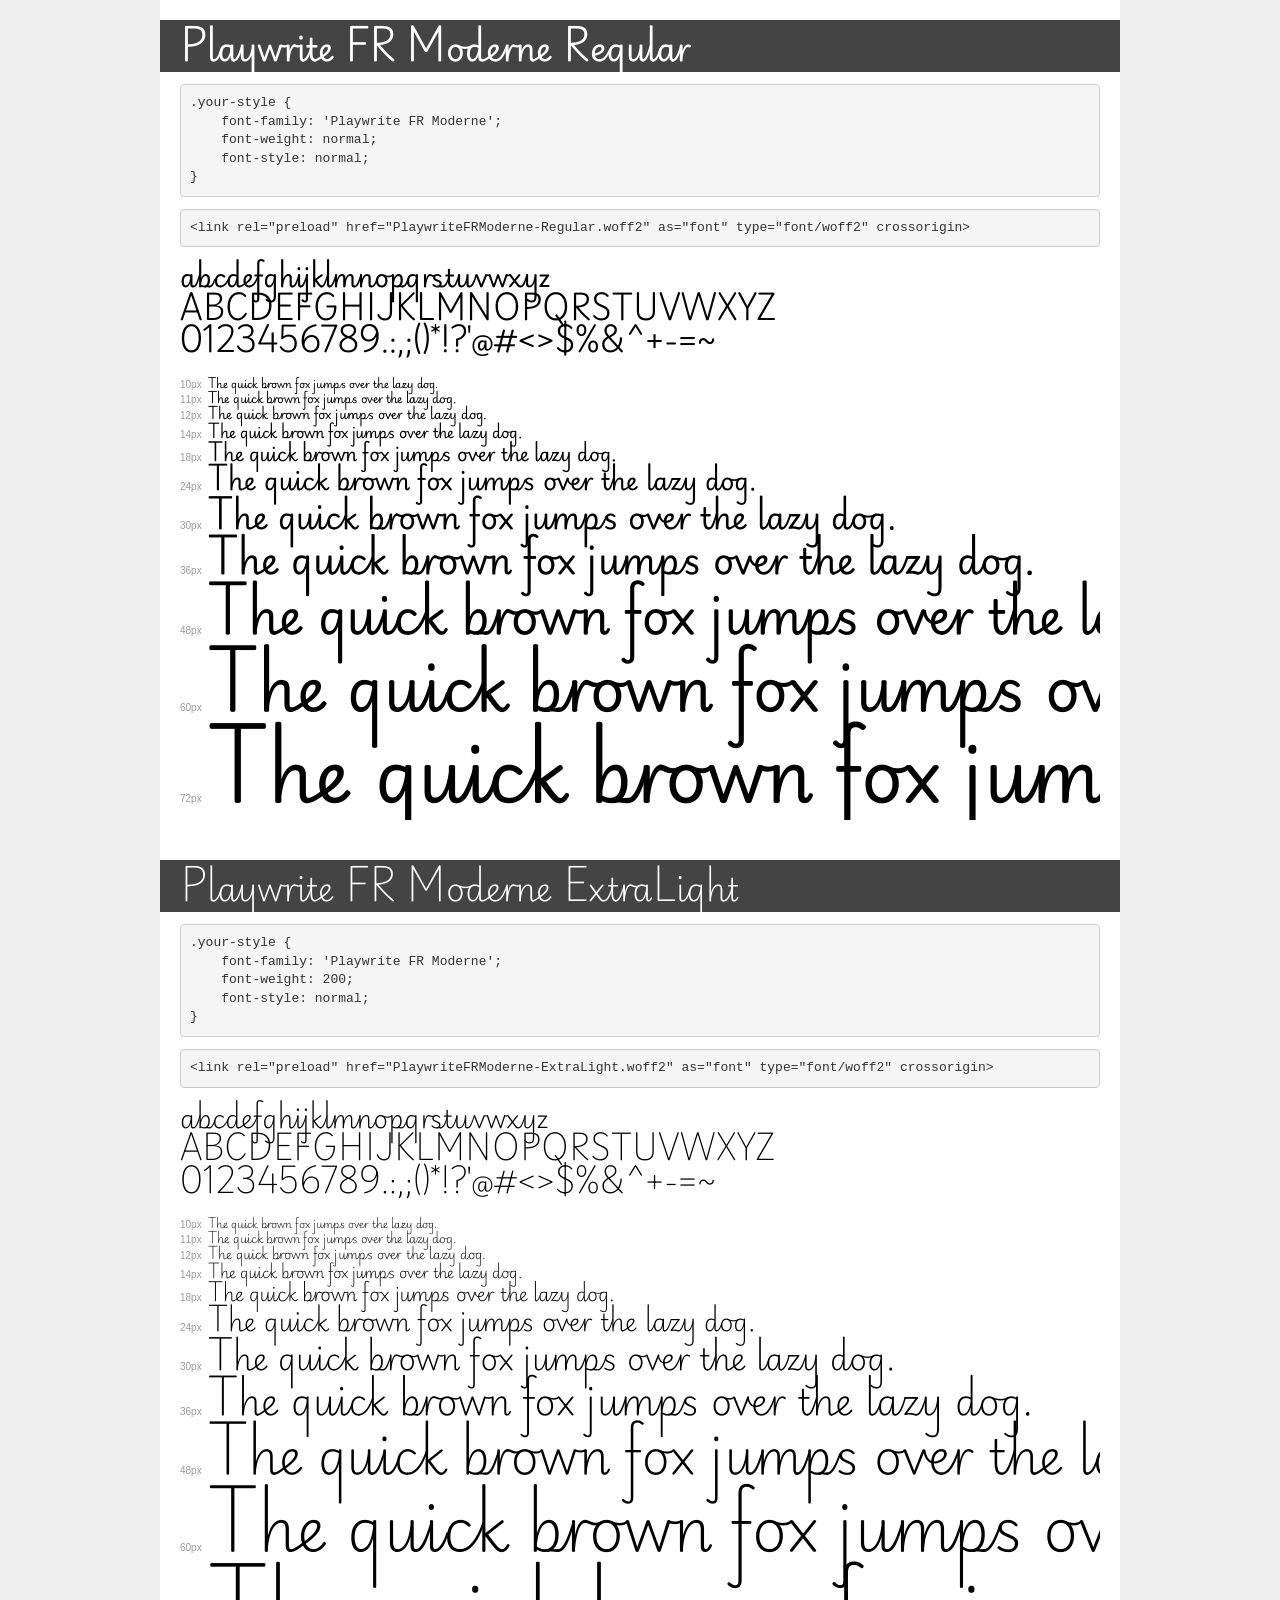
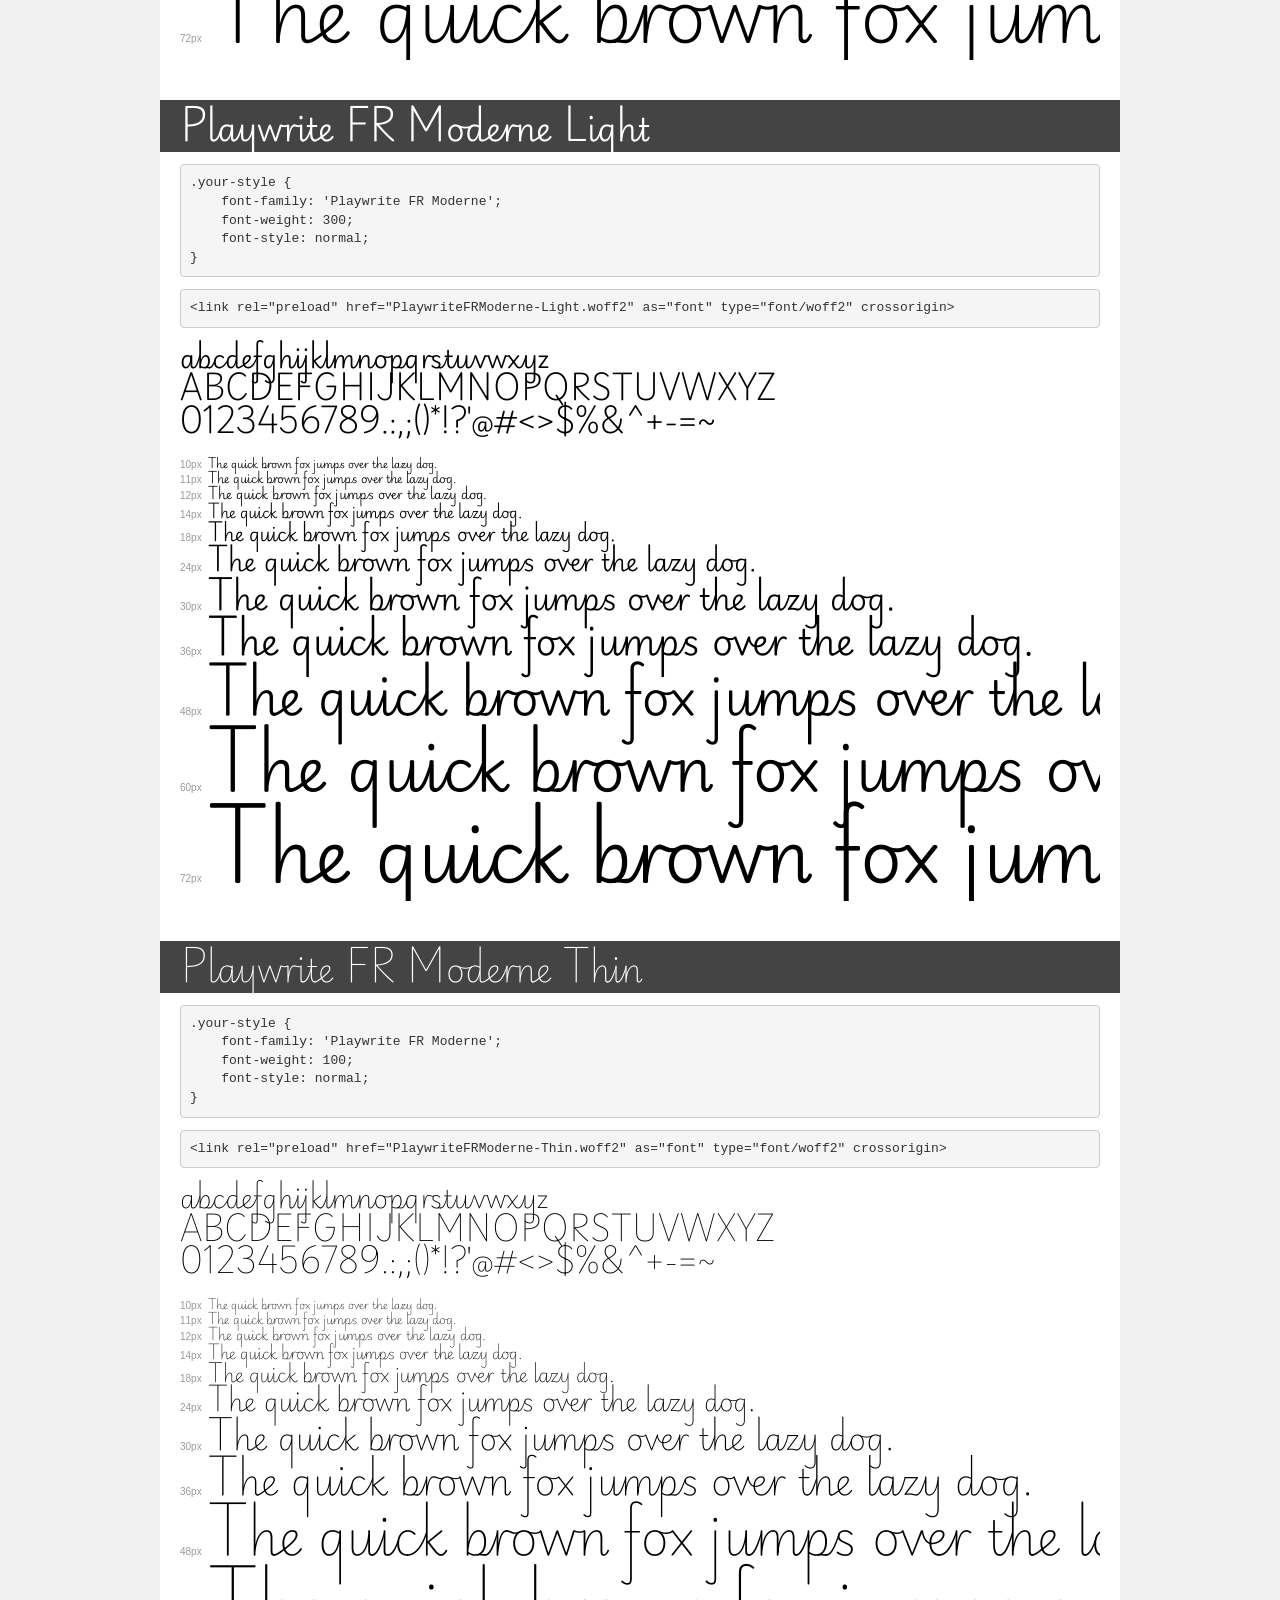
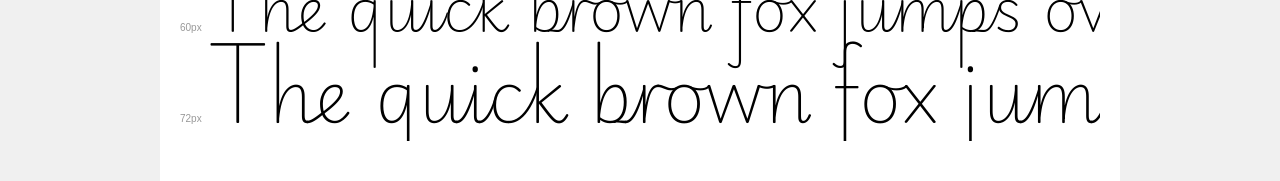
<file: extra/transfonter.org-20240618-111531/demo.html>
<!DOCTYPE html>
<html lang="en">
<head>
    <meta charset="utf-8">
    <meta http-equiv="X-UA-Compatible" content="IE=edge">
    <meta name="viewport" content="width=device-width, initial-scale=1">
    <meta name="robots" content="noindex, noarchive">
    <meta name="format-detection" content="telephone=no">
    <title>Transfonter demo</title>
    <link href="stylesheet.css" rel="stylesheet">
    <style>
        /*
        http://meyerweb.com/eric/tools/css/reset/
        v2.0 | 20110126
        License: none (public domain)
        */
        html, body, div, span, applet, object, iframe,
        h1, h2, h3, h4, h5, h6, p, blockquote, pre,
        a, abbr, acronym, address, big, cite, code,
        del, dfn, em, img, ins, kbd, q, s, samp,
        small, strike, strong, sub, sup, tt, var,
        b, u, i, center,
        dl, dt, dd, ol, ul, li,
        fieldset, form, label, legend,
        table, caption, tbody, tfoot, thead, tr, th, td,
        article, aside, canvas, details, embed,
        figure, figcaption, footer, header, hgroup,
        menu, nav, output, ruby, section, summary,
        time, mark, audio, video {
            margin: 0;
            padding: 0;
            border: 0;
            font-size: 100%;
            font: inherit;
            vertical-align: baseline;
        }
        /* HTML5 display-role reset for older browsers */
        article, aside, details, figcaption, figure,
        footer, header, hgroup, menu, nav, section {
            display: block;
        }
        body {
            line-height: 1;
        }
        ol, ul {
            list-style: none;
        }
        blockquote, q {
            quotes: none;
        }
        blockquote:before, blockquote:after,
        q:before, q:after {
            content: '';
            content: none;
        }
        table {
            border-collapse: collapse;
            border-spacing: 0;
        }
        /* demo styles */
        body {
            background: #f0f0f0;
            color: #000;
        }
        .page {
            background: #fff;
            width: 920px;
            margin: 0 auto;
            padding: 20px 20px 0 20px;
            overflow: hidden;
        }
        .font-container {
            overflow-x: auto;
            overflow-y: hidden;
            margin-bottom: 40px;
            line-height: 1.3;
            white-space: nowrap;
            padding-bottom: 5px;
        }
        h1 {
            position: relative;
            background: #444;
            font-size: 32px;
            color: #fff;
            padding: 10px 20px;
            margin: 0 -20px 12px -20px;
        }
        .letters {
            font-size: 25px;
            margin-bottom: 20px;
        }
        .s10:before {
            content: '10px';
        }
        .s11:before {
            content: '11px';
        }
        .s12:before {
            content: '12px';
        }
        .s14:before {
            content: '14px';
        }
        .s18:before {
            content: '18px';
        }
        .s24:before {
            content: '24px';
        }
        .s30:before {
            content: '30px';
        }
        .s36:before {
            content: '36px';
        }
        .s48:before {
            content: '48px';
        }
        .s60:before {
            content: '60px';
        }
        .s72:before {
            content: '72px';
        }
        .s10:before, .s11:before, .s12:before, .s14:before,
        .s18:before, .s24:before, .s30:before, .s36:before,
        .s48:before, .s60:before, .s72:before {
            font-family: Arial, sans-serif;
            font-size: 10px;
            font-weight: normal;
            font-style: normal;
            color: #999;
            padding-right: 6px;
        }
        pre {
            display: block;
            padding: 9px;
            margin: 0 0 12px;
            font-family: Monaco, Menlo, Consolas, "Courier New", monospace;
            font-size: 13px;
            line-height: 1.428571429;
            color: #333;
            font-weight: normal;
            font-style: normal;
            background-color: #f5f5f5;
            border: 1px solid #ccc;
            overflow-x: auto;
            border-radius: 4px;
        }
        /* responsive */
        @media (max-width: 959px) {
            .page {
                width: auto;
                margin: 0;
            }
        }
    </style>
</head>
<body>
<div class="page">
    <div class="demo">
        <h1 style="font-family: 'Playwrite FR Moderne'; font-weight: normal; font-style: normal;">Playwrite FR Moderne Regular</h1>
        <pre title="Usage">.your-style {
    font-family: 'Playwrite FR Moderne';
    font-weight: normal;
    font-style: normal;
}</pre>
        <pre title="Preload (optional)">
&lt;link rel=&quot;preload&quot; href=&quot;PlaywriteFRModerne-Regular.woff2&quot; as=&quot;font&quot; type=&quot;font/woff2&quot; crossorigin&gt;</pre>
        <div class="font-container" style="font-family: 'Playwrite FR Moderne'; font-weight: normal; font-style: normal;">
            <p class="letters">
                abcdefghijklmnopqrstuvwxyz<br>
ABCDEFGHIJKLMNOPQRSTUVWXYZ<br>
                0123456789.:,;()*!?'@#&lt;&gt;$%&^+-=~
            </p>
            <p class="s10" style="font-size: 10px;">The quick brown fox jumps over the lazy dog.</p>
            <p class="s11" style="font-size: 11px;">The quick brown fox jumps over the lazy dog.</p>
            <p class="s12" style="font-size: 12px;">The quick brown fox jumps over the lazy dog.</p>
            <p class="s14" style="font-size: 14px;">The quick brown fox jumps over the lazy dog.</p>
            <p class="s18" style="font-size: 18px;">The quick brown fox jumps over the lazy dog.</p>
            <p class="s24" style="font-size: 24px;">The quick brown fox jumps over the lazy dog.</p>
            <p class="s30" style="font-size: 30px;">The quick brown fox jumps over the lazy dog.</p>
            <p class="s36" style="font-size: 36px;">The quick brown fox jumps over the lazy dog.</p>
            <p class="s48" style="font-size: 48px;">The quick brown fox jumps over the lazy dog.</p>
            <p class="s60" style="font-size: 60px;">The quick brown fox jumps over the lazy dog.</p>
            <p class="s72" style="font-size: 72px;">The quick brown fox jumps over the lazy dog.</p>
        </div>
    </div>

    <div class="demo">
        <h1 style="font-family: 'Playwrite FR Moderne'; font-weight: 200; font-style: normal;">Playwrite FR Moderne ExtraLight</h1>
        <pre title="Usage">.your-style {
    font-family: 'Playwrite FR Moderne';
    font-weight: 200;
    font-style: normal;
}</pre>
        <pre title="Preload (optional)">
&lt;link rel=&quot;preload&quot; href=&quot;PlaywriteFRModerne-ExtraLight.woff2&quot; as=&quot;font&quot; type=&quot;font/woff2&quot; crossorigin&gt;</pre>
        <div class="font-container" style="font-family: 'Playwrite FR Moderne'; font-weight: 200; font-style: normal;">
            <p class="letters">
                abcdefghijklmnopqrstuvwxyz<br>
ABCDEFGHIJKLMNOPQRSTUVWXYZ<br>
                0123456789.:,;()*!?'@#&lt;&gt;$%&^+-=~
            </p>
            <p class="s10" style="font-size: 10px;">The quick brown fox jumps over the lazy dog.</p>
            <p class="s11" style="font-size: 11px;">The quick brown fox jumps over the lazy dog.</p>
            <p class="s12" style="font-size: 12px;">The quick brown fox jumps over the lazy dog.</p>
            <p class="s14" style="font-size: 14px;">The quick brown fox jumps over the lazy dog.</p>
            <p class="s18" style="font-size: 18px;">The quick brown fox jumps over the lazy dog.</p>
            <p class="s24" style="font-size: 24px;">The quick brown fox jumps over the lazy dog.</p>
            <p class="s30" style="font-size: 30px;">The quick brown fox jumps over the lazy dog.</p>
            <p class="s36" style="font-size: 36px;">The quick brown fox jumps over the lazy dog.</p>
            <p class="s48" style="font-size: 48px;">The quick brown fox jumps over the lazy dog.</p>
            <p class="s60" style="font-size: 60px;">The quick brown fox jumps over the lazy dog.</p>
            <p class="s72" style="font-size: 72px;">The quick brown fox jumps over the lazy dog.</p>
        </div>
    </div>

    <div class="demo">
        <h1 style="font-family: 'Playwrite FR Moderne'; font-weight: 300; font-style: normal;">Playwrite FR Moderne Light</h1>
        <pre title="Usage">.your-style {
    font-family: 'Playwrite FR Moderne';
    font-weight: 300;
    font-style: normal;
}</pre>
        <pre title="Preload (optional)">
&lt;link rel=&quot;preload&quot; href=&quot;PlaywriteFRModerne-Light.woff2&quot; as=&quot;font&quot; type=&quot;font/woff2&quot; crossorigin&gt;</pre>
        <div class="font-container" style="font-family: 'Playwrite FR Moderne'; font-weight: 300; font-style: normal;">
            <p class="letters">
                abcdefghijklmnopqrstuvwxyz<br>
ABCDEFGHIJKLMNOPQRSTUVWXYZ<br>
                0123456789.:,;()*!?'@#&lt;&gt;$%&^+-=~
            </p>
            <p class="s10" style="font-size: 10px;">The quick brown fox jumps over the lazy dog.</p>
            <p class="s11" style="font-size: 11px;">The quick brown fox jumps over the lazy dog.</p>
            <p class="s12" style="font-size: 12px;">The quick brown fox jumps over the lazy dog.</p>
            <p class="s14" style="font-size: 14px;">The quick brown fox jumps over the lazy dog.</p>
            <p class="s18" style="font-size: 18px;">The quick brown fox jumps over the lazy dog.</p>
            <p class="s24" style="font-size: 24px;">The quick brown fox jumps over the lazy dog.</p>
            <p class="s30" style="font-size: 30px;">The quick brown fox jumps over the lazy dog.</p>
            <p class="s36" style="font-size: 36px;">The quick brown fox jumps over the lazy dog.</p>
            <p class="s48" style="font-size: 48px;">The quick brown fox jumps over the lazy dog.</p>
            <p class="s60" style="font-size: 60px;">The quick brown fox jumps over the lazy dog.</p>
            <p class="s72" style="font-size: 72px;">The quick brown fox jumps over the lazy dog.</p>
        </div>
    </div>

    <div class="demo">
        <h1 style="font-family: 'Playwrite FR Moderne'; font-weight: 100; font-style: normal;">Playwrite FR Moderne Thin</h1>
        <pre title="Usage">.your-style {
    font-family: 'Playwrite FR Moderne';
    font-weight: 100;
    font-style: normal;
}</pre>
        <pre title="Preload (optional)">
&lt;link rel=&quot;preload&quot; href=&quot;PlaywriteFRModerne-Thin.woff2&quot; as=&quot;font&quot; type=&quot;font/woff2&quot; crossorigin&gt;</pre>
        <div class="font-container" style="font-family: 'Playwrite FR Moderne'; font-weight: 100; font-style: normal;">
            <p class="letters">
                abcdefghijklmnopqrstuvwxyz<br>
ABCDEFGHIJKLMNOPQRSTUVWXYZ<br>
                0123456789.:,;()*!?'@#&lt;&gt;$%&^+-=~
            </p>
            <p class="s10" style="font-size: 10px;">The quick brown fox jumps over the lazy dog.</p>
            <p class="s11" style="font-size: 11px;">The quick brown fox jumps over the lazy dog.</p>
            <p class="s12" style="font-size: 12px;">The quick brown fox jumps over the lazy dog.</p>
            <p class="s14" style="font-size: 14px;">The quick brown fox jumps over the lazy dog.</p>
            <p class="s18" style="font-size: 18px;">The quick brown fox jumps over the lazy dog.</p>
            <p class="s24" style="font-size: 24px;">The quick brown fox jumps over the lazy dog.</p>
            <p class="s30" style="font-size: 30px;">The quick brown fox jumps over the lazy dog.</p>
            <p class="s36" style="font-size: 36px;">The quick brown fox jumps over the lazy dog.</p>
            <p class="s48" style="font-size: 48px;">The quick brown fox jumps over the lazy dog.</p>
            <p class="s60" style="font-size: 60px;">The quick brown fox jumps over the lazy dog.</p>
            <p class="s72" style="font-size: 72px;">The quick brown fox jumps over the lazy dog.</p>
        </div>
    </div>

</div>
</body>
</html>
</file>
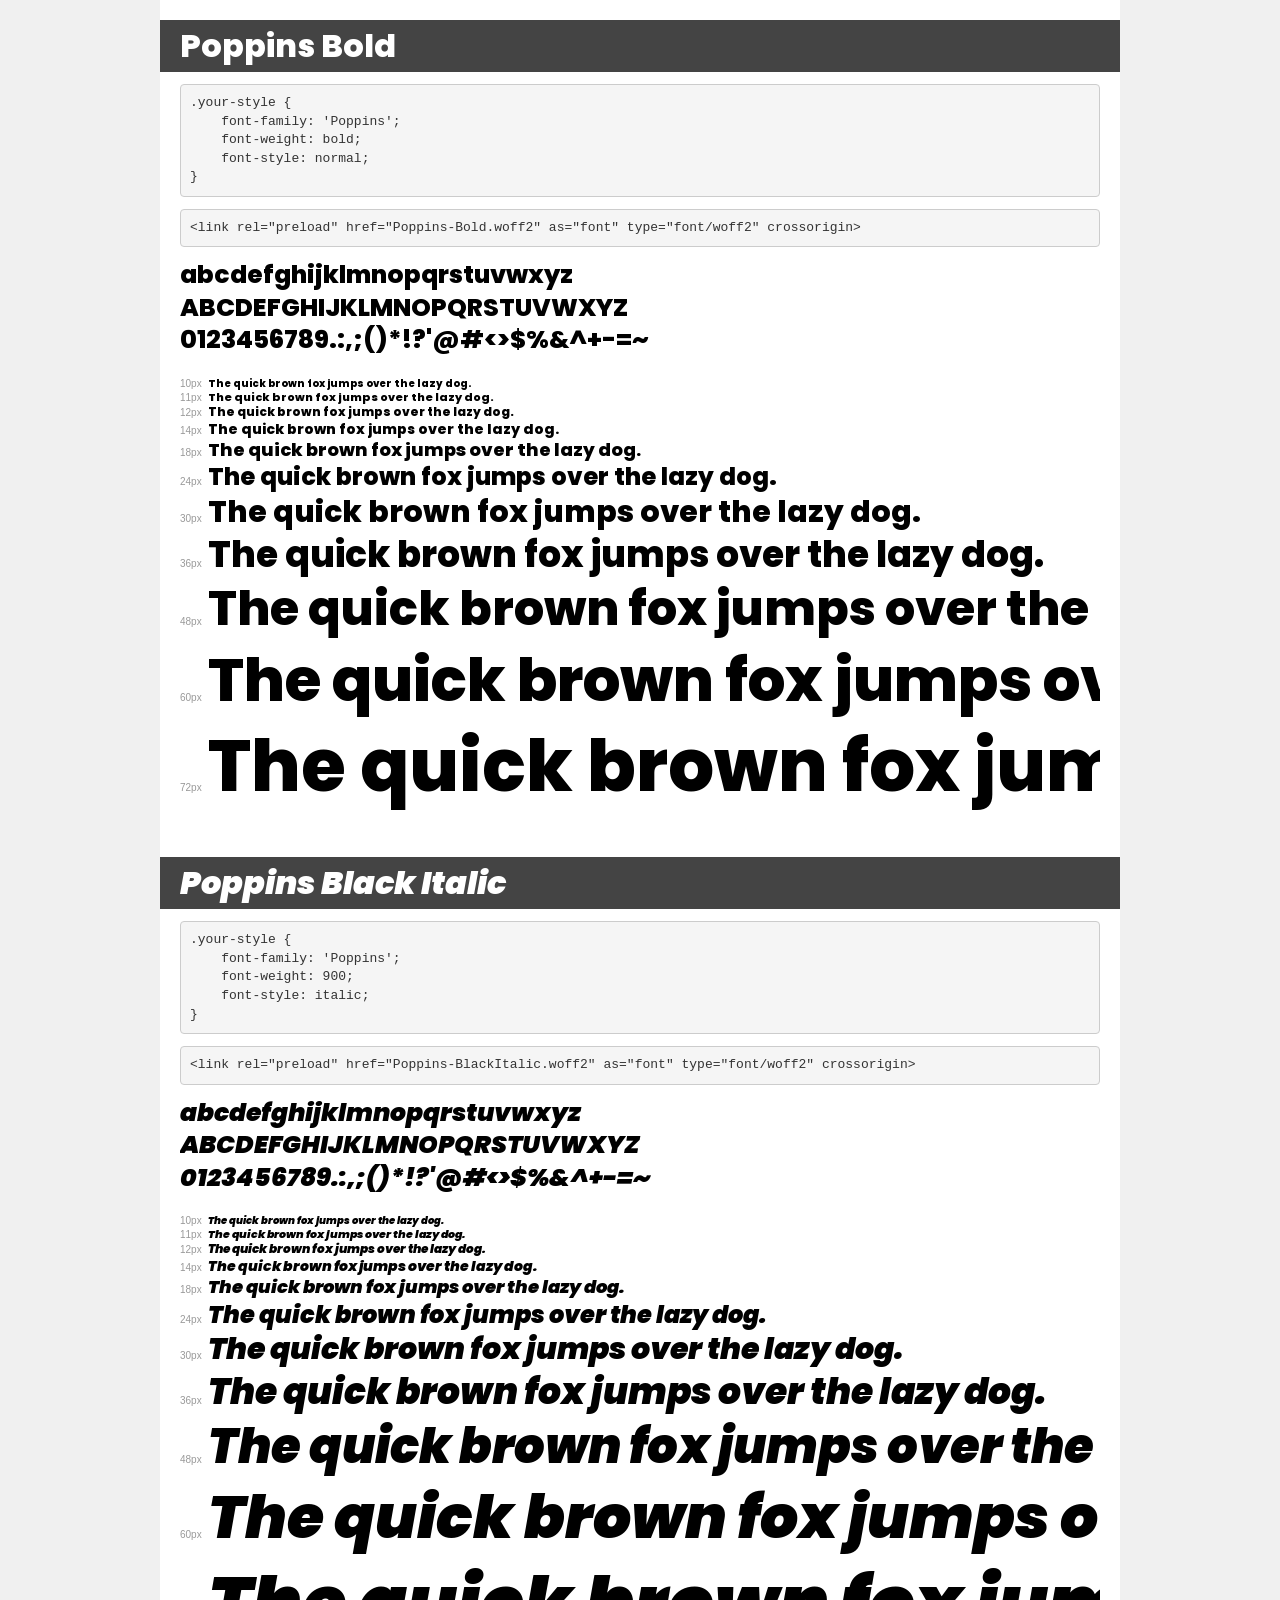
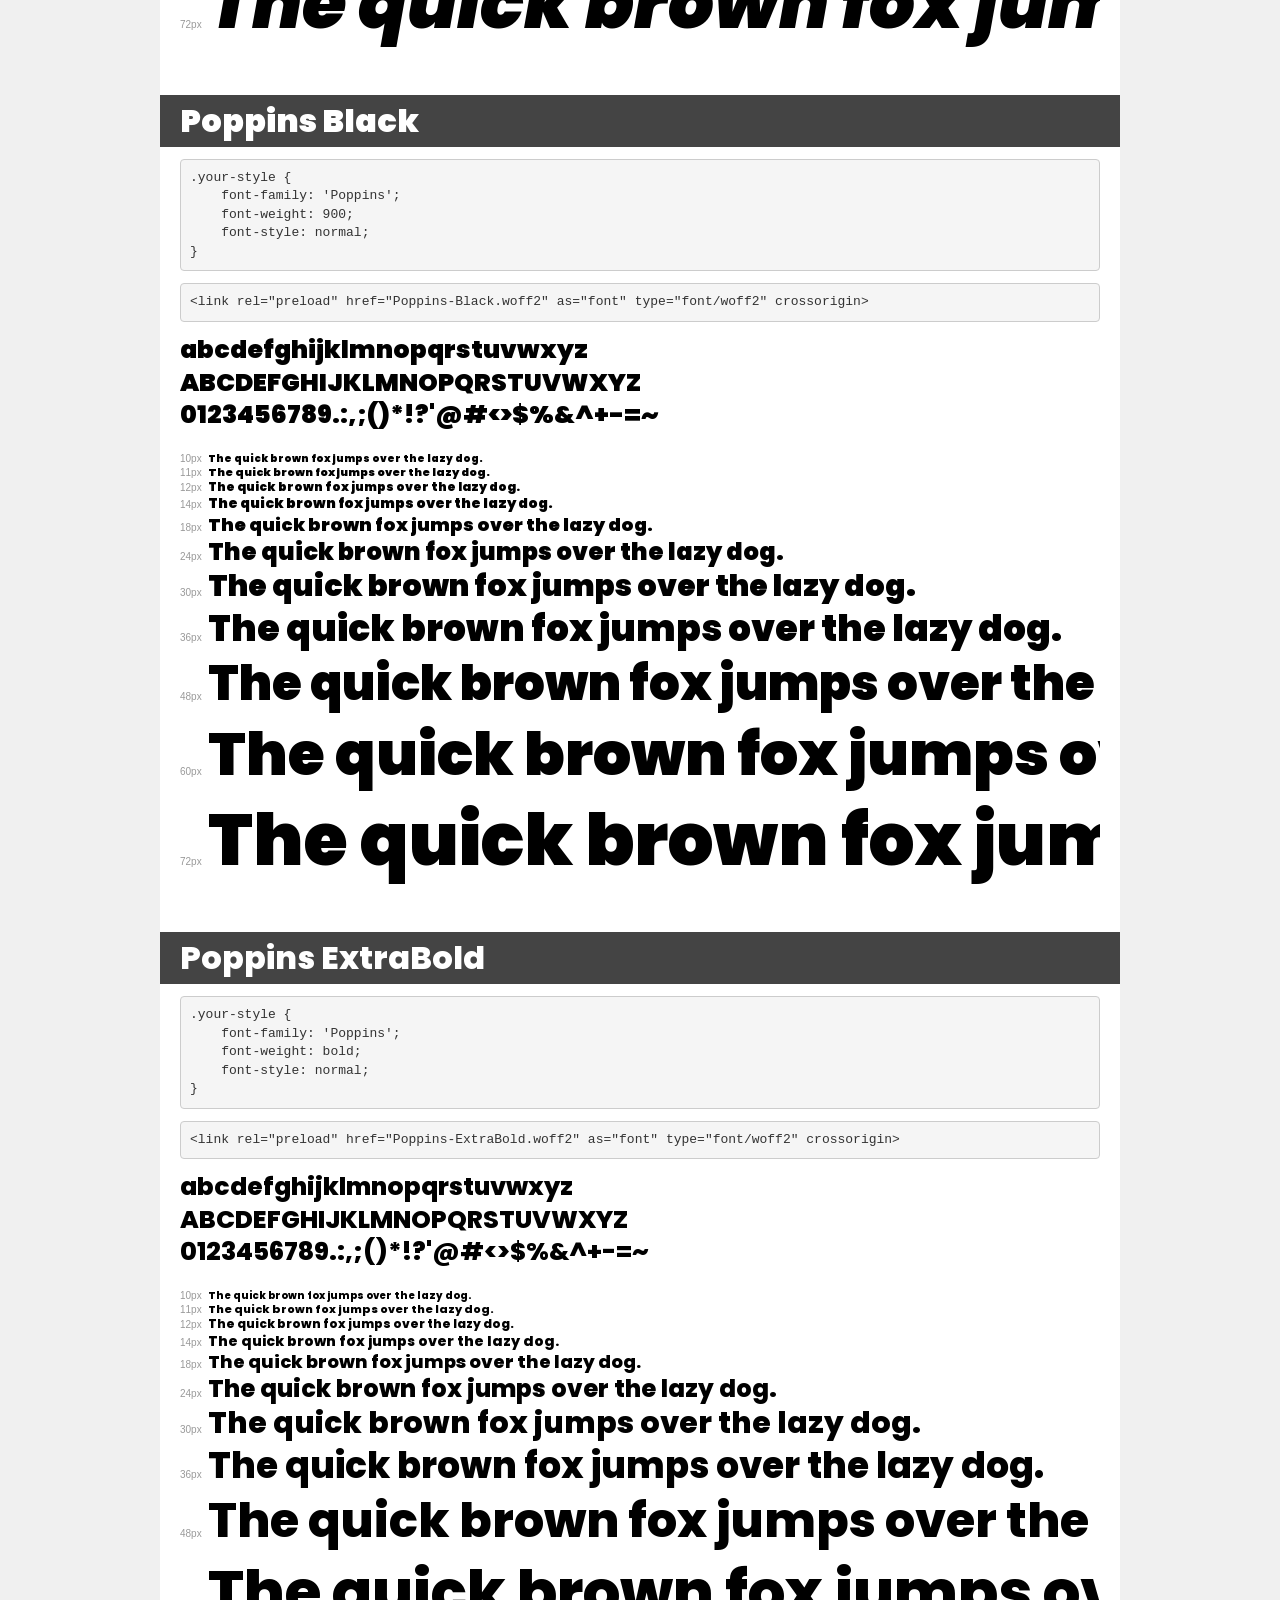
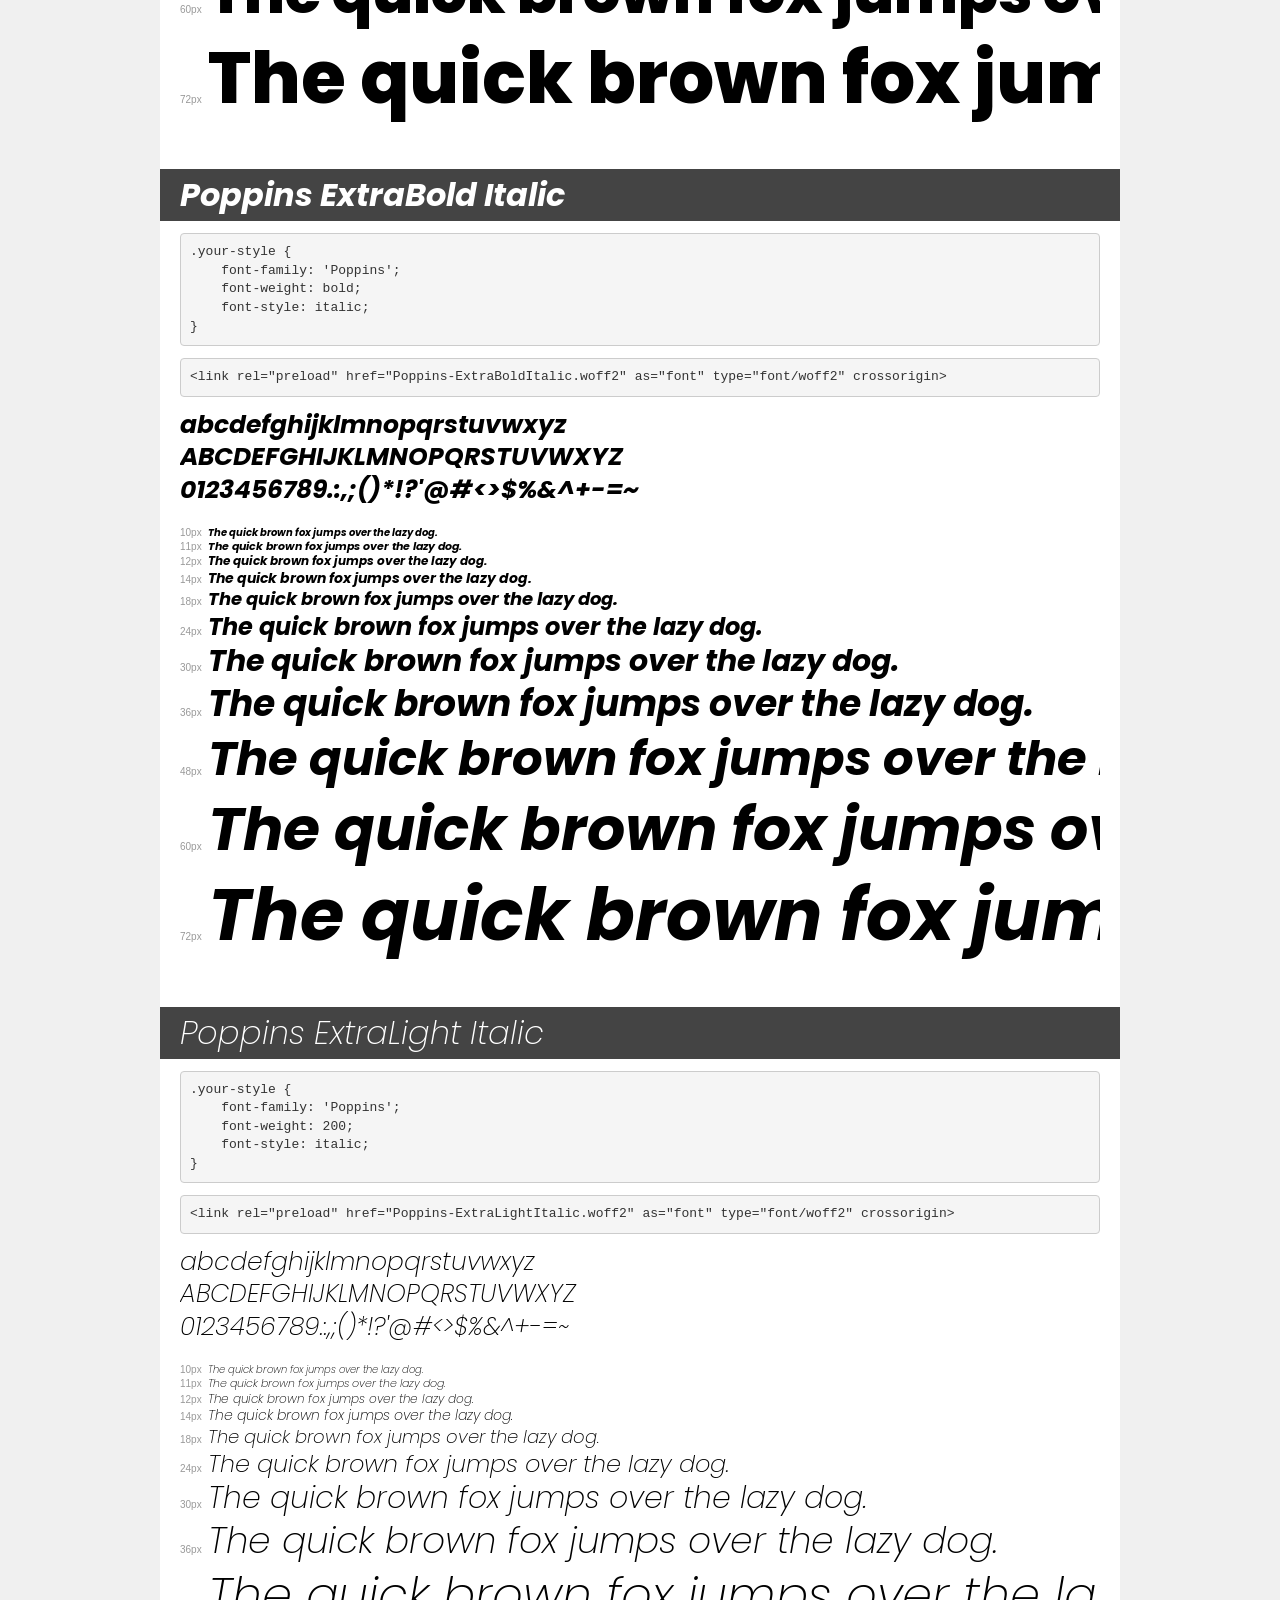
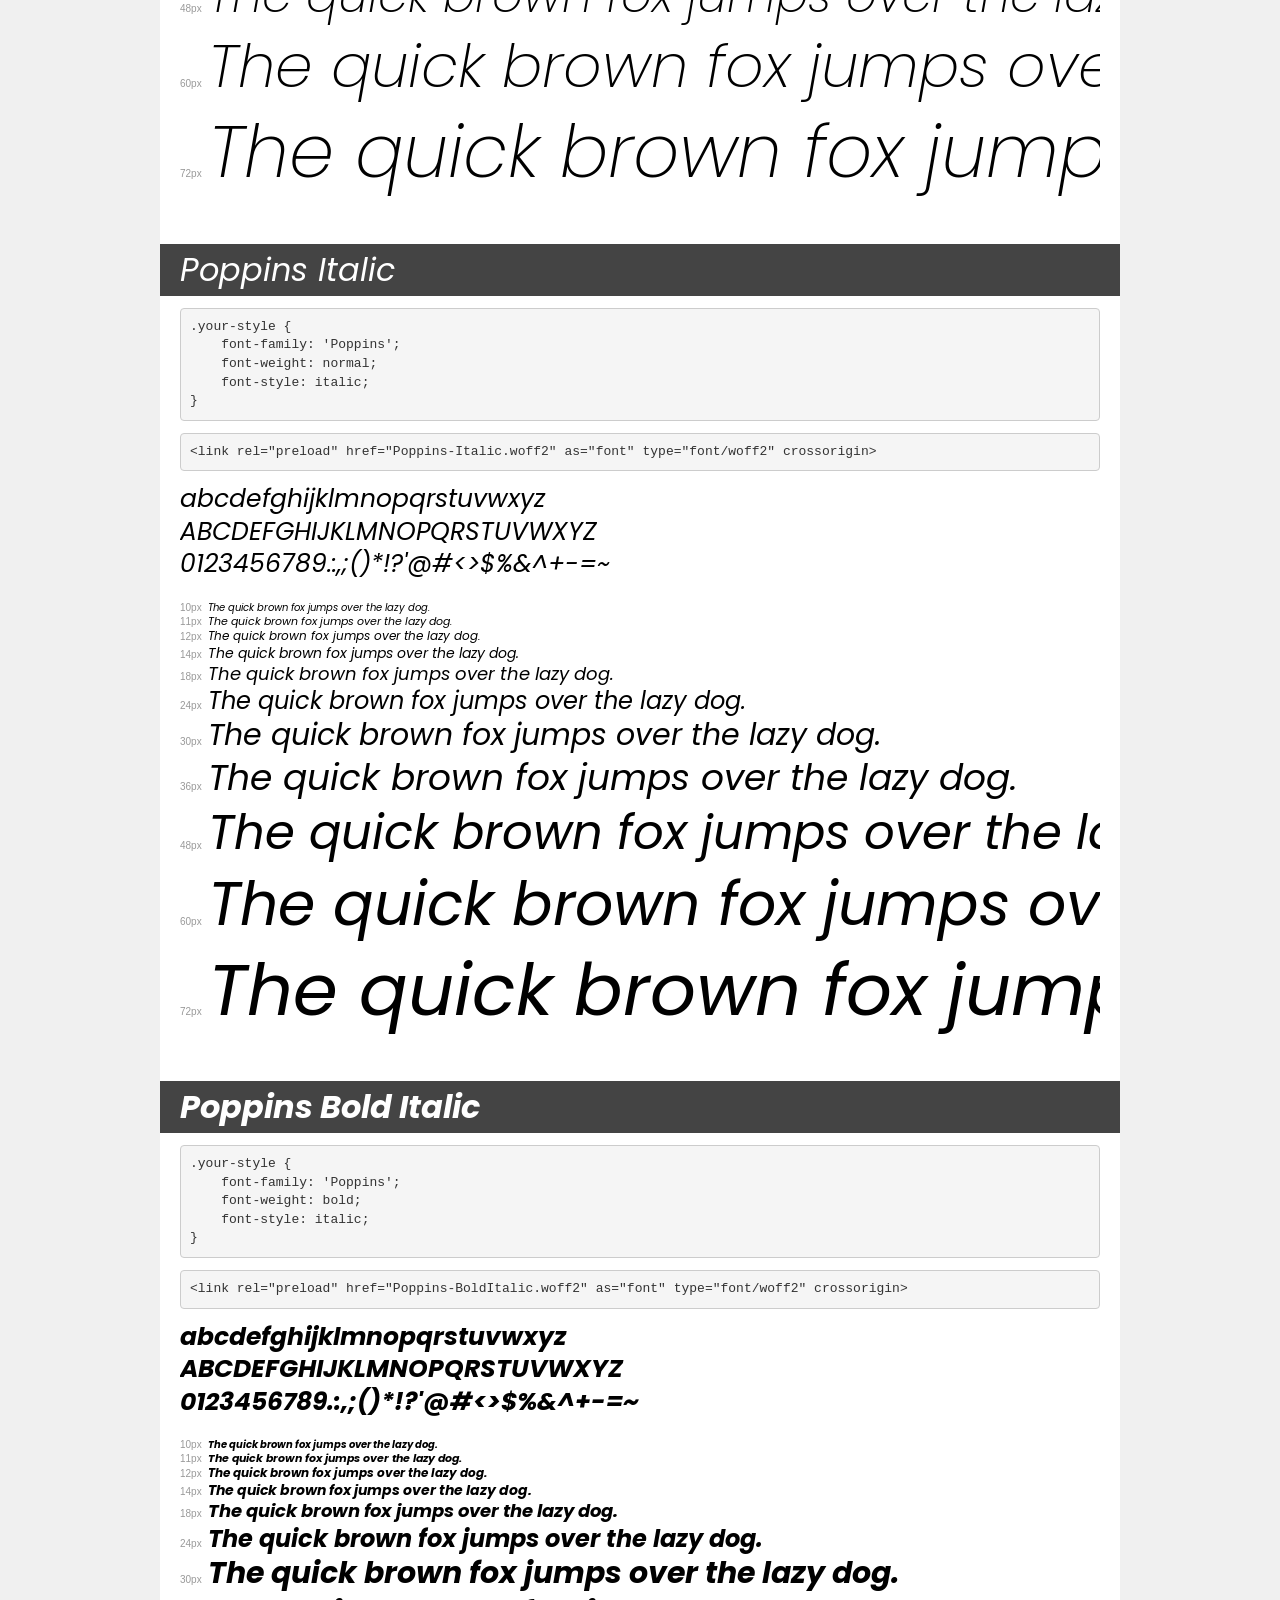
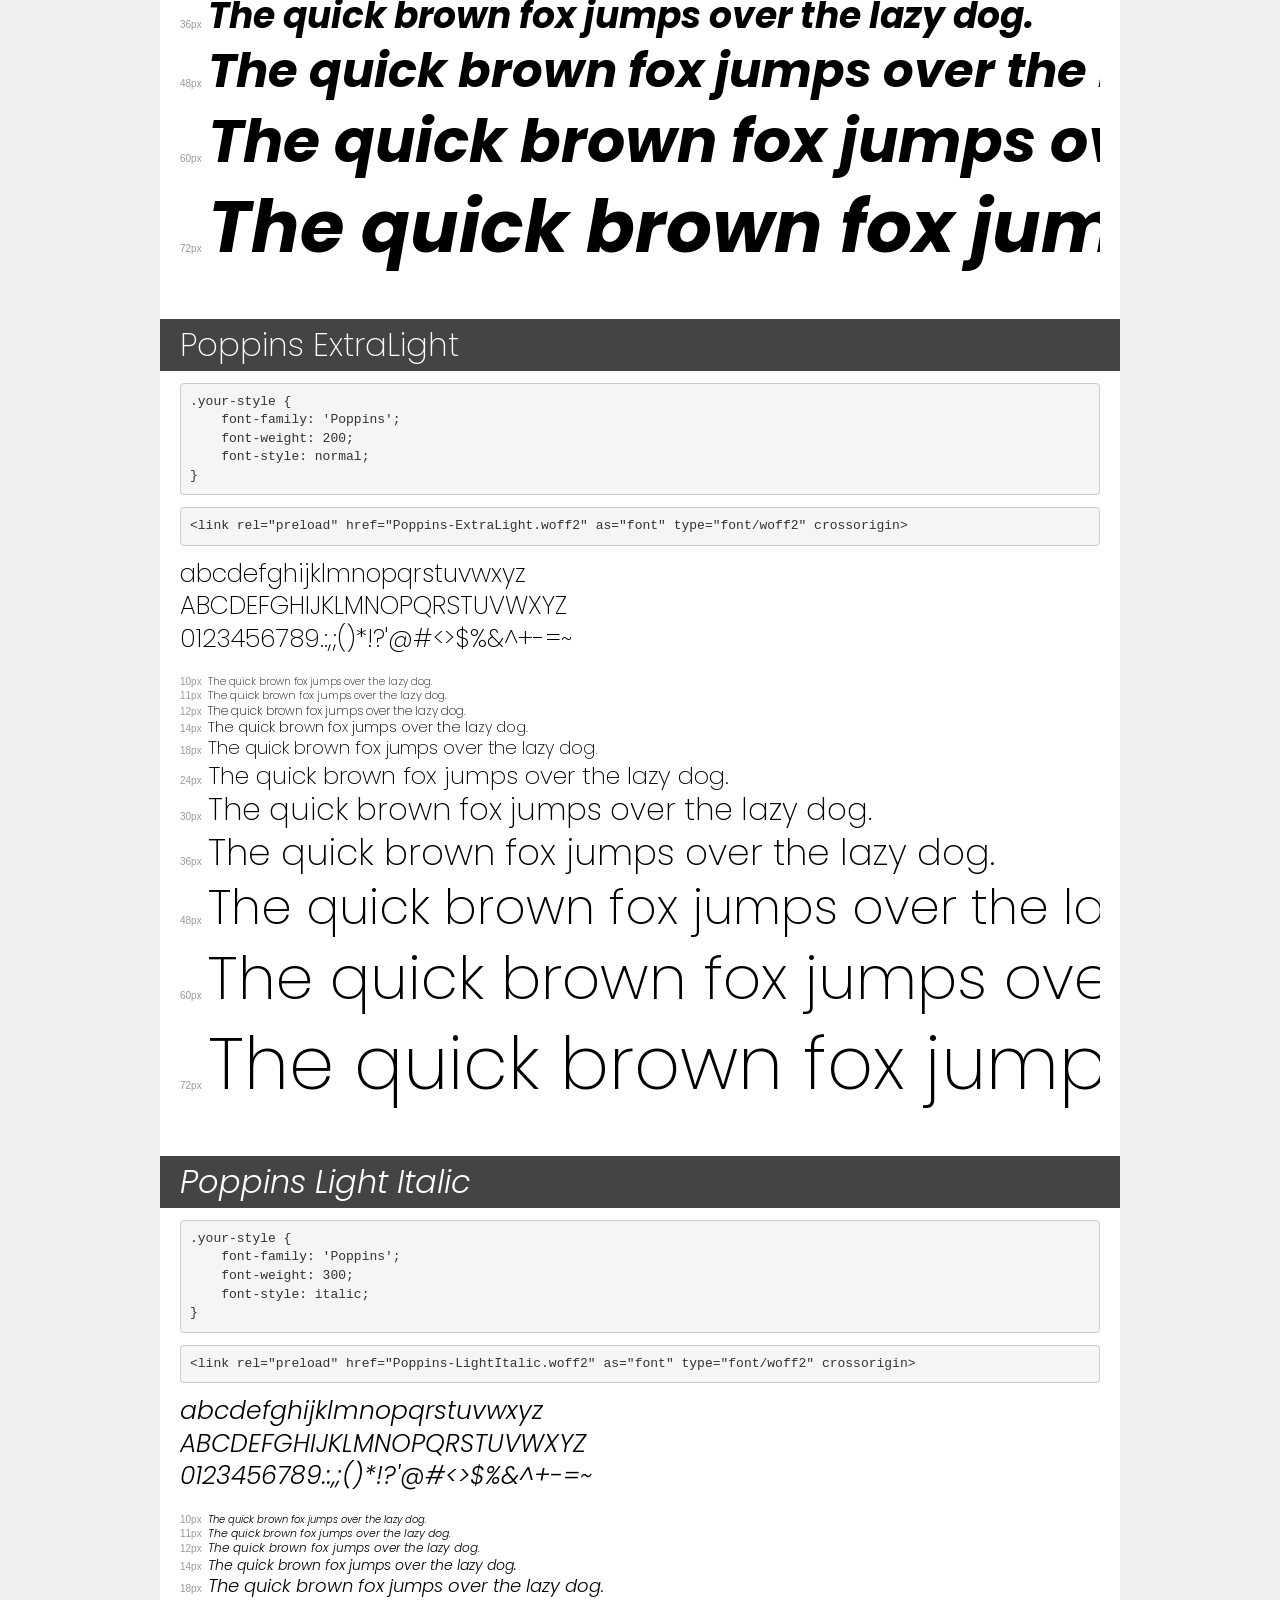
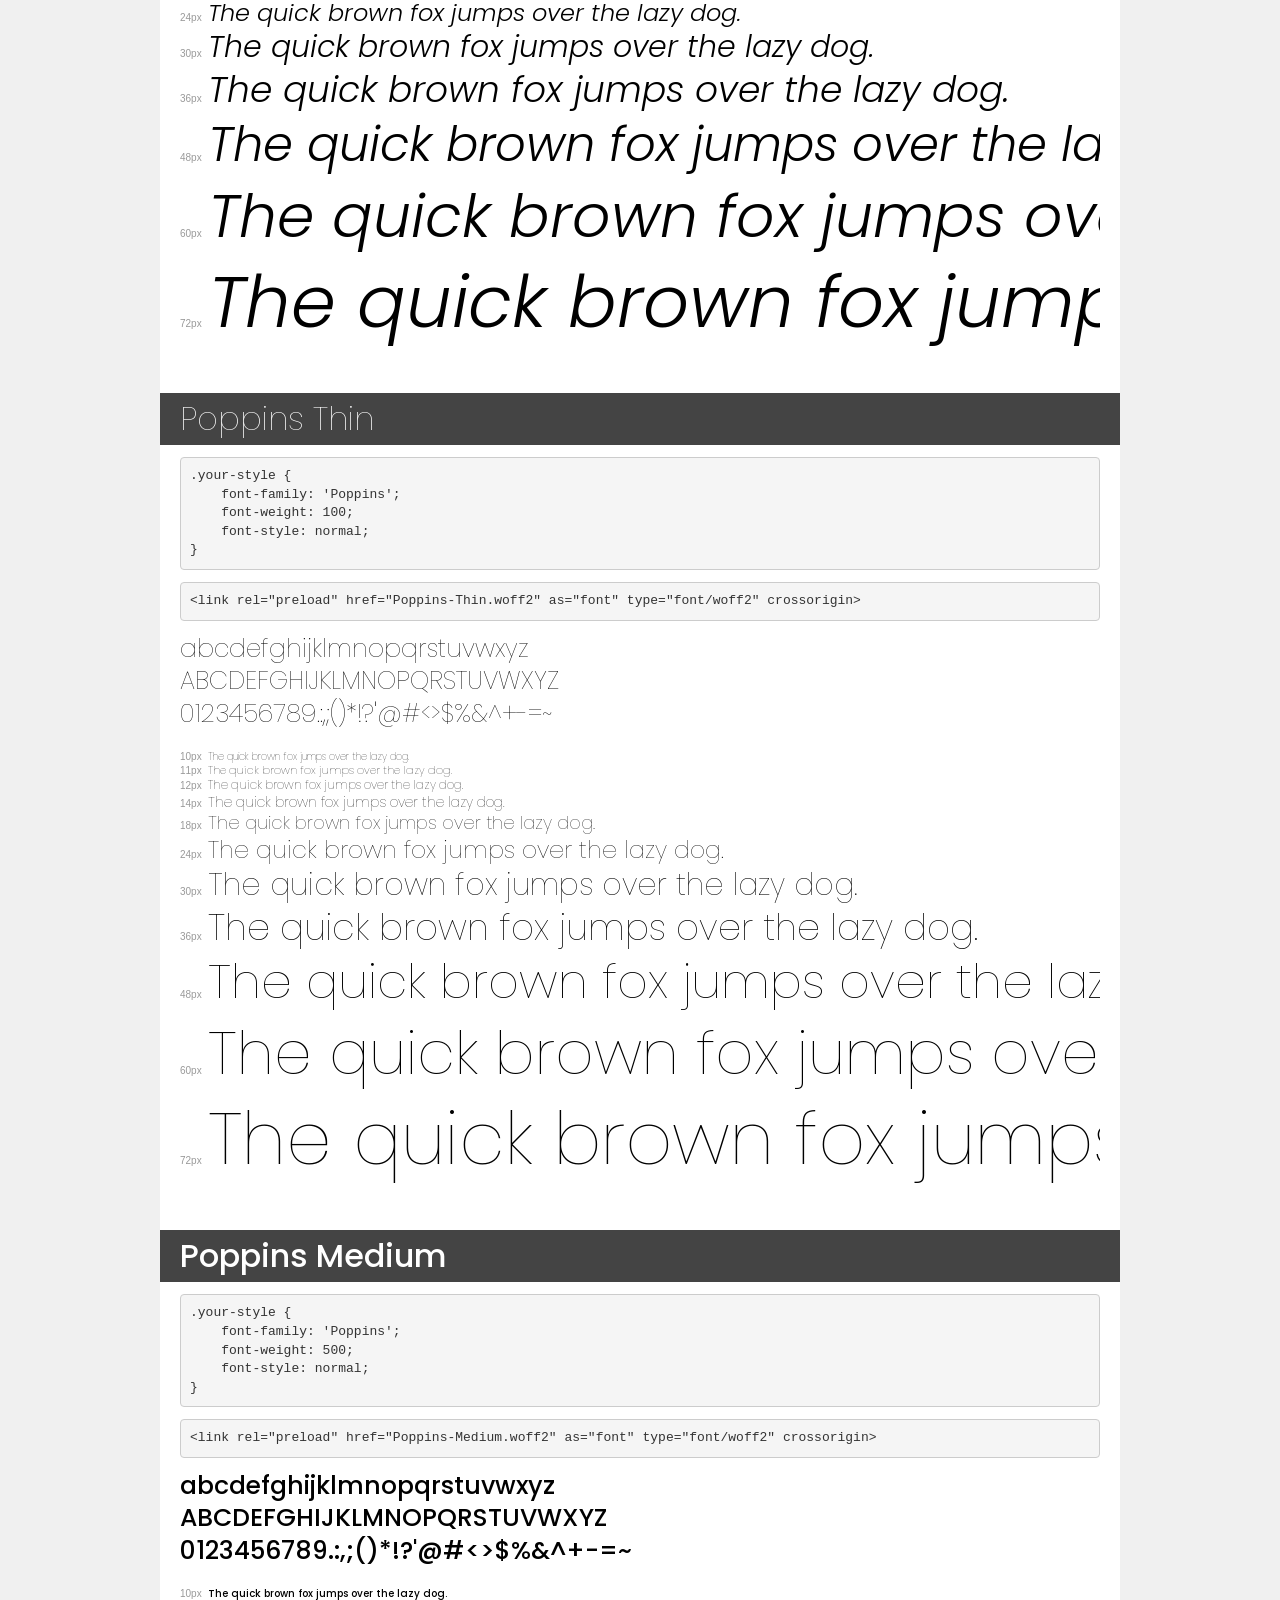
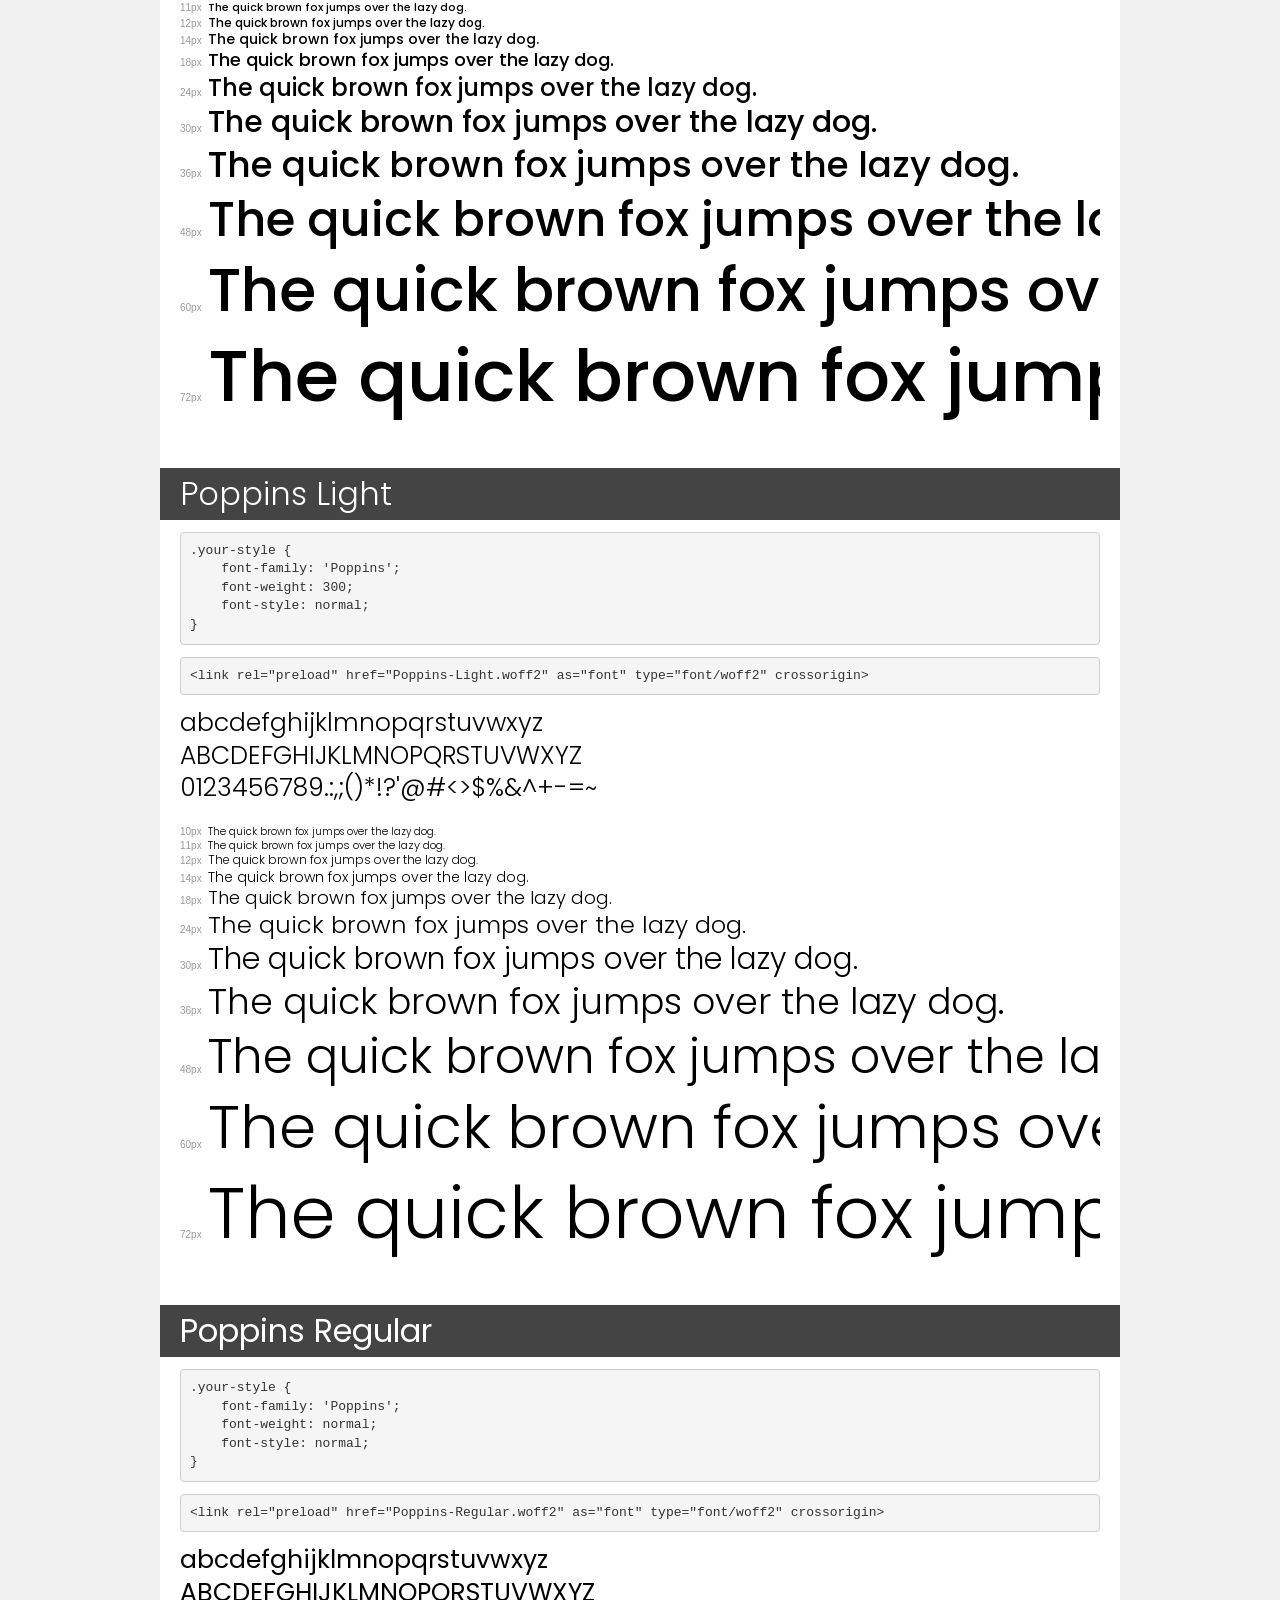
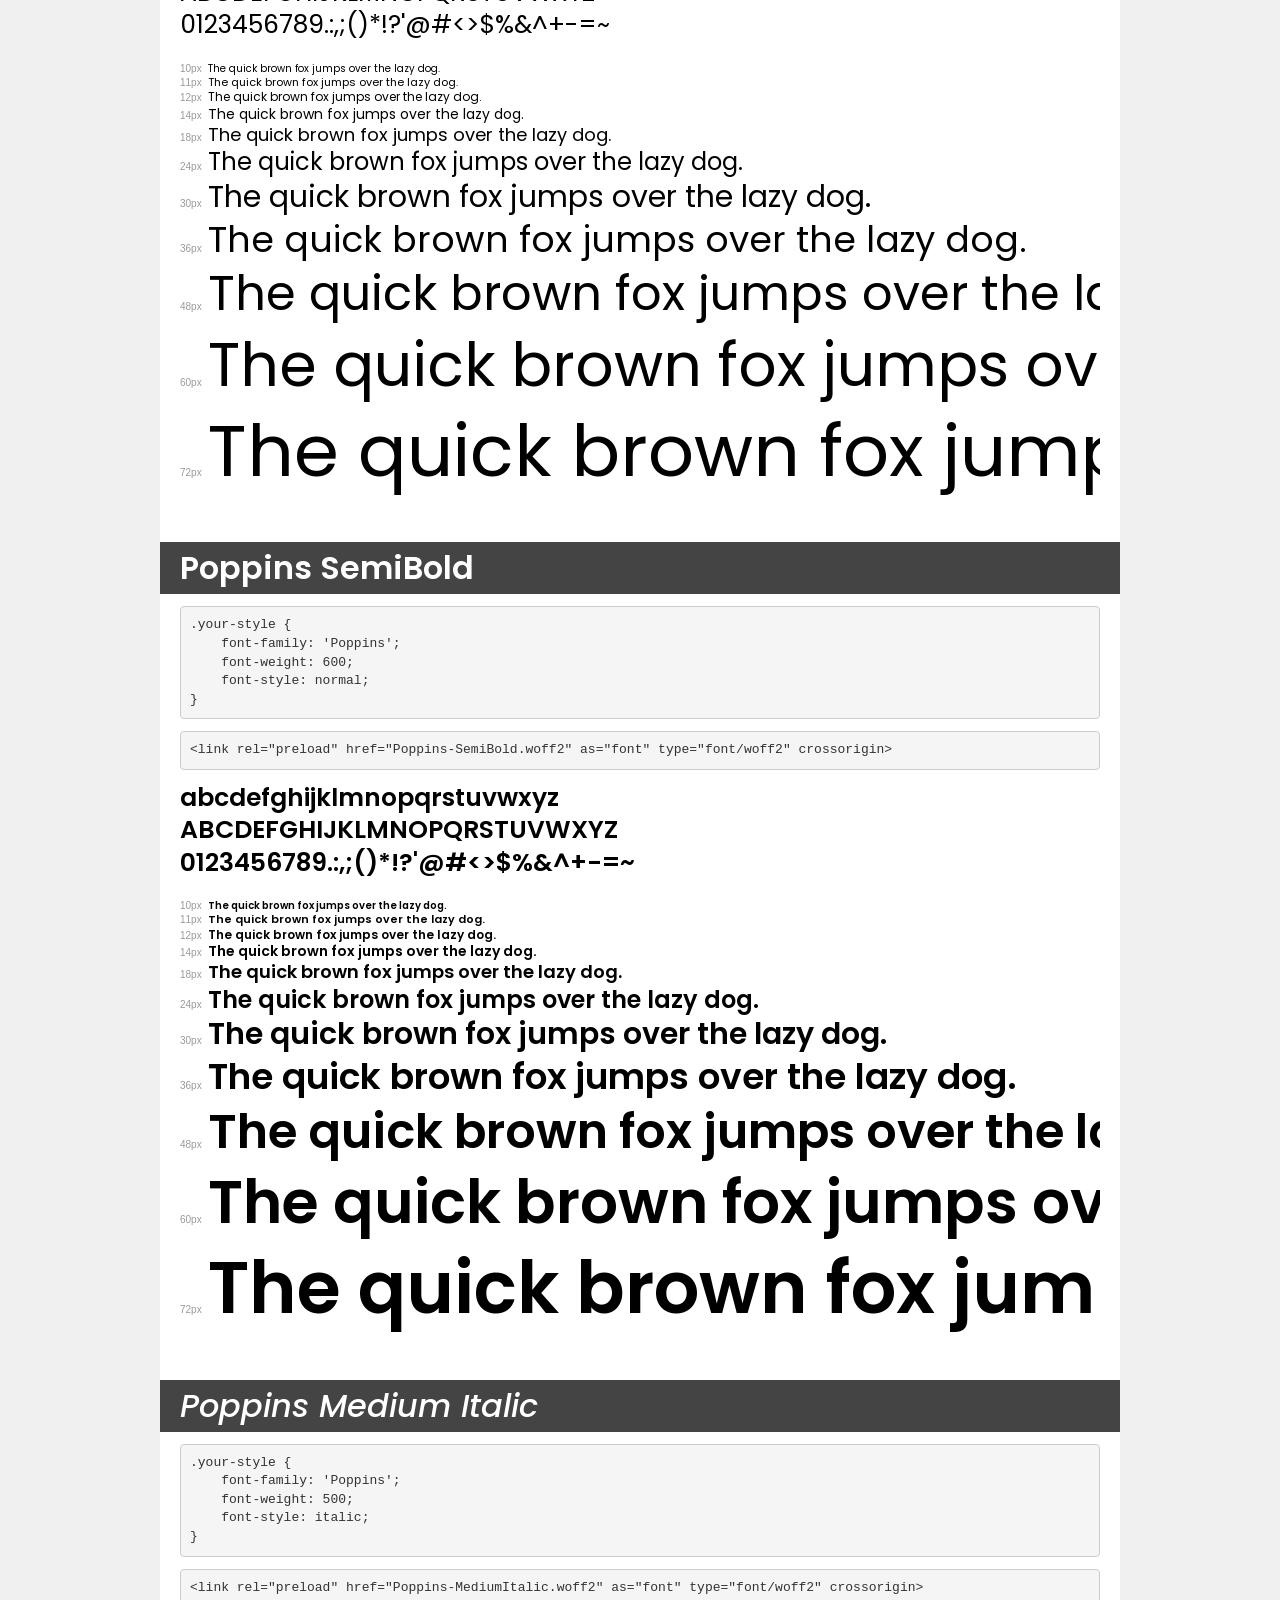
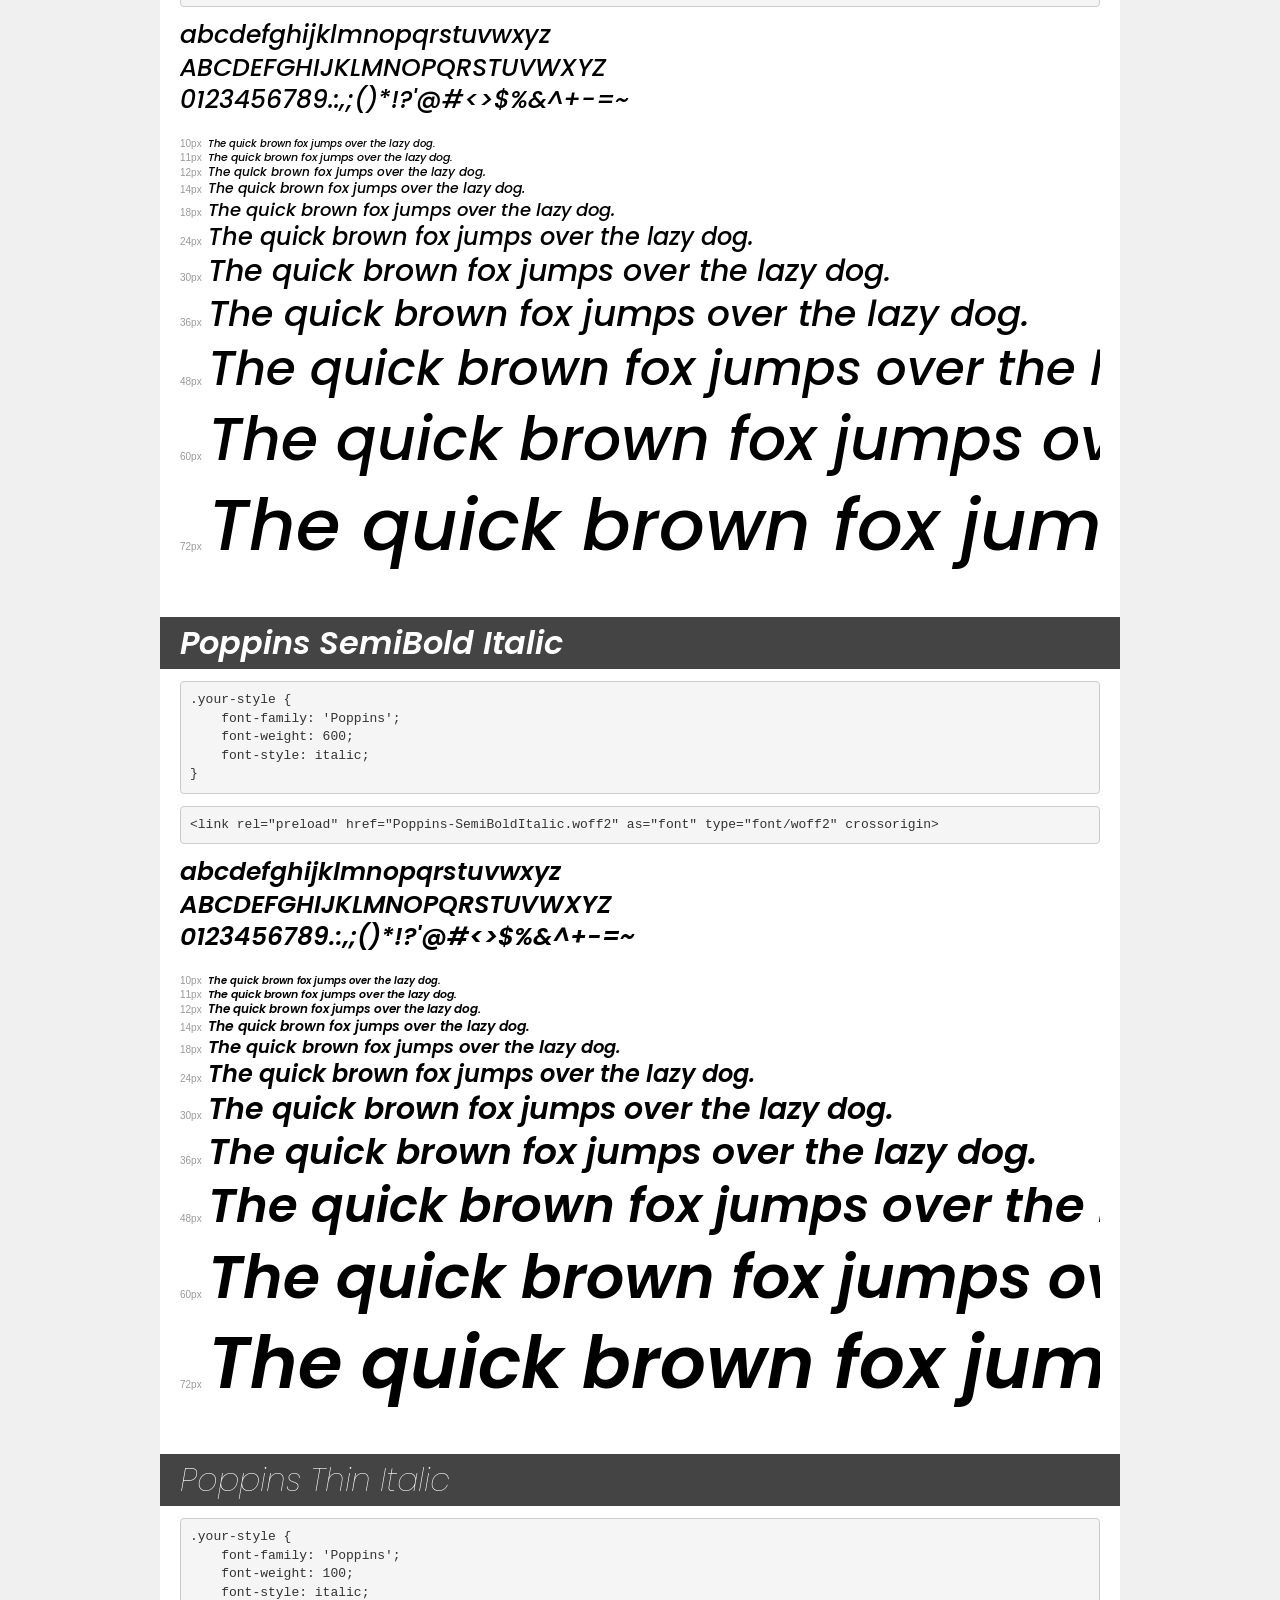
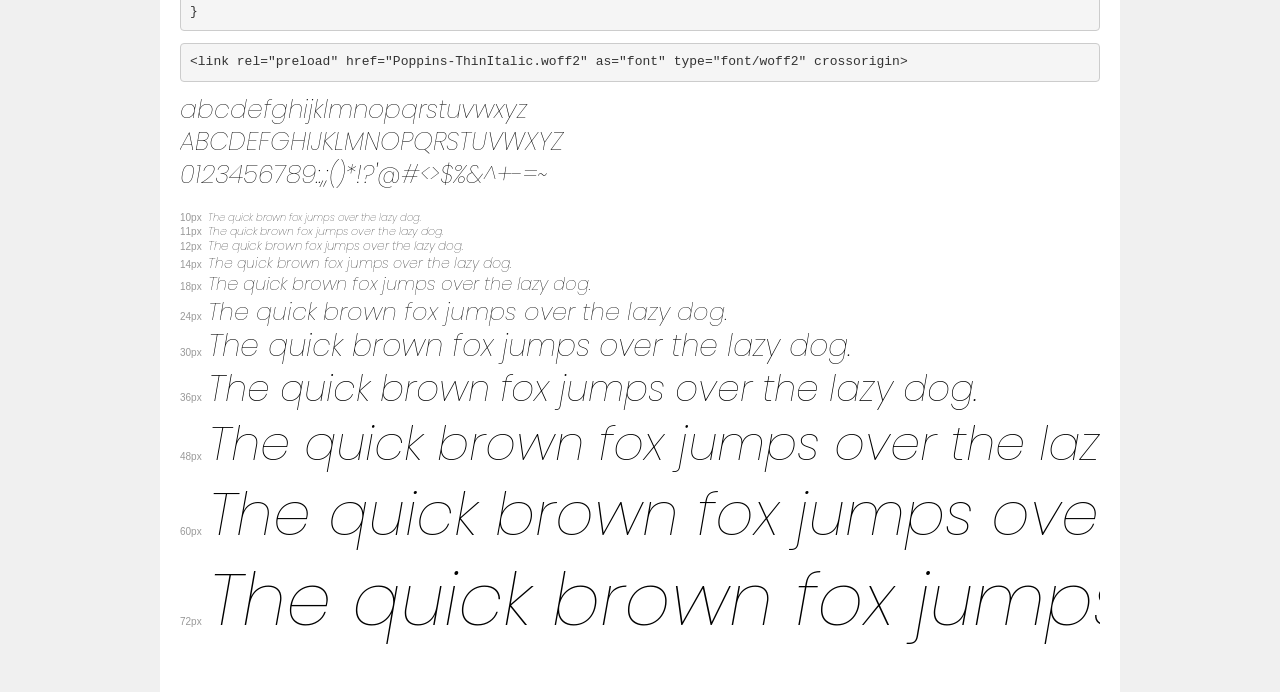
<file: extra/transfonter.org-20240618-112350/demo.html>
<!DOCTYPE html>
<html lang="en">
<head>
    <meta charset="utf-8">
    <meta http-equiv="X-UA-Compatible" content="IE=edge">
    <meta name="viewport" content="width=device-width, initial-scale=1">
    <meta name="robots" content="noindex, noarchive">
    <meta name="format-detection" content="telephone=no">
    <title>Transfonter demo</title>
    <link href="stylesheet.css" rel="stylesheet">
    <style>
        /*
        http://meyerweb.com/eric/tools/css/reset/
        v2.0 | 20110126
        License: none (public domain)
        */
        html, body, div, span, applet, object, iframe,
        h1, h2, h3, h4, h5, h6, p, blockquote, pre,
        a, abbr, acronym, address, big, cite, code,
        del, dfn, em, img, ins, kbd, q, s, samp,
        small, strike, strong, sub, sup, tt, var,
        b, u, i, center,
        dl, dt, dd, ol, ul, li,
        fieldset, form, label, legend,
        table, caption, tbody, tfoot, thead, tr, th, td,
        article, aside, canvas, details, embed,
        figure, figcaption, footer, header, hgroup,
        menu, nav, output, ruby, section, summary,
        time, mark, audio, video {
            margin: 0;
            padding: 0;
            border: 0;
            font-size: 100%;
            font: inherit;
            vertical-align: baseline;
        }
        /* HTML5 display-role reset for older browsers */
        article, aside, details, figcaption, figure,
        footer, header, hgroup, menu, nav, section {
            display: block;
        }
        body {
            line-height: 1;
        }
        ol, ul {
            list-style: none;
        }
        blockquote, q {
            quotes: none;
        }
        blockquote:before, blockquote:after,
        q:before, q:after {
            content: '';
            content: none;
        }
        table {
            border-collapse: collapse;
            border-spacing: 0;
        }
        /* demo styles */
        body {
            background: #f0f0f0;
            color: #000;
        }
        .page {
            background: #fff;
            width: 920px;
            margin: 0 auto;
            padding: 20px 20px 0 20px;
            overflow: hidden;
        }
        .font-container {
            overflow-x: auto;
            overflow-y: hidden;
            margin-bottom: 40px;
            line-height: 1.3;
            white-space: nowrap;
            padding-bottom: 5px;
        }
        h1 {
            position: relative;
            background: #444;
            font-size: 32px;
            color: #fff;
            padding: 10px 20px;
            margin: 0 -20px 12px -20px;
        }
        .letters {
            font-size: 25px;
            margin-bottom: 20px;
        }
        .s10:before {
            content: '10px';
        }
        .s11:before {
            content: '11px';
        }
        .s12:before {
            content: '12px';
        }
        .s14:before {
            content: '14px';
        }
        .s18:before {
            content: '18px';
        }
        .s24:before {
            content: '24px';
        }
        .s30:before {
            content: '30px';
        }
        .s36:before {
            content: '36px';
        }
        .s48:before {
            content: '48px';
        }
        .s60:before {
            content: '60px';
        }
        .s72:before {
            content: '72px';
        }
        .s10:before, .s11:before, .s12:before, .s14:before,
        .s18:before, .s24:before, .s30:before, .s36:before,
        .s48:before, .s60:before, .s72:before {
            font-family: Arial, sans-serif;
            font-size: 10px;
            font-weight: normal;
            font-style: normal;
            color: #999;
            padding-right: 6px;
        }
        pre {
            display: block;
            padding: 9px;
            margin: 0 0 12px;
            font-family: Monaco, Menlo, Consolas, "Courier New", monospace;
            font-size: 13px;
            line-height: 1.428571429;
            color: #333;
            font-weight: normal;
            font-style: normal;
            background-color: #f5f5f5;
            border: 1px solid #ccc;
            overflow-x: auto;
            border-radius: 4px;
        }
        /* responsive */
        @media (max-width: 959px) {
            .page {
                width: auto;
                margin: 0;
            }
        }
    </style>
</head>
<body>
<div class="page">
    <div class="demo">
        <h1 style="font-family: 'Poppins'; font-weight: bold; font-style: normal;">Poppins Bold</h1>
        <pre title="Usage">.your-style {
    font-family: 'Poppins';
    font-weight: bold;
    font-style: normal;
}</pre>
        <pre title="Preload (optional)">
&lt;link rel=&quot;preload&quot; href=&quot;Poppins-Bold.woff2&quot; as=&quot;font&quot; type=&quot;font/woff2&quot; crossorigin&gt;</pre>
        <div class="font-container" style="font-family: 'Poppins'; font-weight: bold; font-style: normal;">
            <p class="letters">
                abcdefghijklmnopqrstuvwxyz<br>
ABCDEFGHIJKLMNOPQRSTUVWXYZ<br>
                0123456789.:,;()*!?'@#&lt;&gt;$%&^+-=~
            </p>
            <p class="s10" style="font-size: 10px;">The quick brown fox jumps over the lazy dog.</p>
            <p class="s11" style="font-size: 11px;">The quick brown fox jumps over the lazy dog.</p>
            <p class="s12" style="font-size: 12px;">The quick brown fox jumps over the lazy dog.</p>
            <p class="s14" style="font-size: 14px;">The quick brown fox jumps over the lazy dog.</p>
            <p class="s18" style="font-size: 18px;">The quick brown fox jumps over the lazy dog.</p>
            <p class="s24" style="font-size: 24px;">The quick brown fox jumps over the lazy dog.</p>
            <p class="s30" style="font-size: 30px;">The quick brown fox jumps over the lazy dog.</p>
            <p class="s36" style="font-size: 36px;">The quick brown fox jumps over the lazy dog.</p>
            <p class="s48" style="font-size: 48px;">The quick brown fox jumps over the lazy dog.</p>
            <p class="s60" style="font-size: 60px;">The quick brown fox jumps over the lazy dog.</p>
            <p class="s72" style="font-size: 72px;">The quick brown fox jumps over the lazy dog.</p>
        </div>
    </div>

    <div class="demo">
        <h1 style="font-family: 'Poppins'; font-weight: 900; font-style: italic;">Poppins Black Italic</h1>
        <pre title="Usage">.your-style {
    font-family: 'Poppins';
    font-weight: 900;
    font-style: italic;
}</pre>
        <pre title="Preload (optional)">
&lt;link rel=&quot;preload&quot; href=&quot;Poppins-BlackItalic.woff2&quot; as=&quot;font&quot; type=&quot;font/woff2&quot; crossorigin&gt;</pre>
        <div class="font-container" style="font-family: 'Poppins'; font-weight: 900; font-style: italic;">
            <p class="letters">
                abcdefghijklmnopqrstuvwxyz<br>
ABCDEFGHIJKLMNOPQRSTUVWXYZ<br>
                0123456789.:,;()*!?'@#&lt;&gt;$%&^+-=~
            </p>
            <p class="s10" style="font-size: 10px;">The quick brown fox jumps over the lazy dog.</p>
            <p class="s11" style="font-size: 11px;">The quick brown fox jumps over the lazy dog.</p>
            <p class="s12" style="font-size: 12px;">The quick brown fox jumps over the lazy dog.</p>
            <p class="s14" style="font-size: 14px;">The quick brown fox jumps over the lazy dog.</p>
            <p class="s18" style="font-size: 18px;">The quick brown fox jumps over the lazy dog.</p>
            <p class="s24" style="font-size: 24px;">The quick brown fox jumps over the lazy dog.</p>
            <p class="s30" style="font-size: 30px;">The quick brown fox jumps over the lazy dog.</p>
            <p class="s36" style="font-size: 36px;">The quick brown fox jumps over the lazy dog.</p>
            <p class="s48" style="font-size: 48px;">The quick brown fox jumps over the lazy dog.</p>
            <p class="s60" style="font-size: 60px;">The quick brown fox jumps over the lazy dog.</p>
            <p class="s72" style="font-size: 72px;">The quick brown fox jumps over the lazy dog.</p>
        </div>
    </div>

    <div class="demo">
        <h1 style="font-family: 'Poppins'; font-weight: 900; font-style: normal;">Poppins Black</h1>
        <pre title="Usage">.your-style {
    font-family: 'Poppins';
    font-weight: 900;
    font-style: normal;
}</pre>
        <pre title="Preload (optional)">
&lt;link rel=&quot;preload&quot; href=&quot;Poppins-Black.woff2&quot; as=&quot;font&quot; type=&quot;font/woff2&quot; crossorigin&gt;</pre>
        <div class="font-container" style="font-family: 'Poppins'; font-weight: 900; font-style: normal;">
            <p class="letters">
                abcdefghijklmnopqrstuvwxyz<br>
ABCDEFGHIJKLMNOPQRSTUVWXYZ<br>
                0123456789.:,;()*!?'@#&lt;&gt;$%&^+-=~
            </p>
            <p class="s10" style="font-size: 10px;">The quick brown fox jumps over the lazy dog.</p>
            <p class="s11" style="font-size: 11px;">The quick brown fox jumps over the lazy dog.</p>
            <p class="s12" style="font-size: 12px;">The quick brown fox jumps over the lazy dog.</p>
            <p class="s14" style="font-size: 14px;">The quick brown fox jumps over the lazy dog.</p>
            <p class="s18" style="font-size: 18px;">The quick brown fox jumps over the lazy dog.</p>
            <p class="s24" style="font-size: 24px;">The quick brown fox jumps over the lazy dog.</p>
            <p class="s30" style="font-size: 30px;">The quick brown fox jumps over the lazy dog.</p>
            <p class="s36" style="font-size: 36px;">The quick brown fox jumps over the lazy dog.</p>
            <p class="s48" style="font-size: 48px;">The quick brown fox jumps over the lazy dog.</p>
            <p class="s60" style="font-size: 60px;">The quick brown fox jumps over the lazy dog.</p>
            <p class="s72" style="font-size: 72px;">The quick brown fox jumps over the lazy dog.</p>
        </div>
    </div>

    <div class="demo">
        <h1 style="font-family: 'Poppins'; font-weight: bold; font-style: normal;">Poppins ExtraBold</h1>
        <pre title="Usage">.your-style {
    font-family: 'Poppins';
    font-weight: bold;
    font-style: normal;
}</pre>
        <pre title="Preload (optional)">
&lt;link rel=&quot;preload&quot; href=&quot;Poppins-ExtraBold.woff2&quot; as=&quot;font&quot; type=&quot;font/woff2&quot; crossorigin&gt;</pre>
        <div class="font-container" style="font-family: 'Poppins'; font-weight: bold; font-style: normal;">
            <p class="letters">
                abcdefghijklmnopqrstuvwxyz<br>
ABCDEFGHIJKLMNOPQRSTUVWXYZ<br>
                0123456789.:,;()*!?'@#&lt;&gt;$%&^+-=~
            </p>
            <p class="s10" style="font-size: 10px;">The quick brown fox jumps over the lazy dog.</p>
            <p class="s11" style="font-size: 11px;">The quick brown fox jumps over the lazy dog.</p>
            <p class="s12" style="font-size: 12px;">The quick brown fox jumps over the lazy dog.</p>
            <p class="s14" style="font-size: 14px;">The quick brown fox jumps over the lazy dog.</p>
            <p class="s18" style="font-size: 18px;">The quick brown fox jumps over the lazy dog.</p>
            <p class="s24" style="font-size: 24px;">The quick brown fox jumps over the lazy dog.</p>
            <p class="s30" style="font-size: 30px;">The quick brown fox jumps over the lazy dog.</p>
            <p class="s36" style="font-size: 36px;">The quick brown fox jumps over the lazy dog.</p>
            <p class="s48" style="font-size: 48px;">The quick brown fox jumps over the lazy dog.</p>
            <p class="s60" style="font-size: 60px;">The quick brown fox jumps over the lazy dog.</p>
            <p class="s72" style="font-size: 72px;">The quick brown fox jumps over the lazy dog.</p>
        </div>
    </div>

    <div class="demo">
        <h1 style="font-family: 'Poppins'; font-weight: bold; font-style: italic;">Poppins ExtraBold Italic</h1>
        <pre title="Usage">.your-style {
    font-family: 'Poppins';
    font-weight: bold;
    font-style: italic;
}</pre>
        <pre title="Preload (optional)">
&lt;link rel=&quot;preload&quot; href=&quot;Poppins-ExtraBoldItalic.woff2&quot; as=&quot;font&quot; type=&quot;font/woff2&quot; crossorigin&gt;</pre>
        <div class="font-container" style="font-family: 'Poppins'; font-weight: bold; font-style: italic;">
            <p class="letters">
                abcdefghijklmnopqrstuvwxyz<br>
ABCDEFGHIJKLMNOPQRSTUVWXYZ<br>
                0123456789.:,;()*!?'@#&lt;&gt;$%&^+-=~
            </p>
            <p class="s10" style="font-size: 10px;">The quick brown fox jumps over the lazy dog.</p>
            <p class="s11" style="font-size: 11px;">The quick brown fox jumps over the lazy dog.</p>
            <p class="s12" style="font-size: 12px;">The quick brown fox jumps over the lazy dog.</p>
            <p class="s14" style="font-size: 14px;">The quick brown fox jumps over the lazy dog.</p>
            <p class="s18" style="font-size: 18px;">The quick brown fox jumps over the lazy dog.</p>
            <p class="s24" style="font-size: 24px;">The quick brown fox jumps over the lazy dog.</p>
            <p class="s30" style="font-size: 30px;">The quick brown fox jumps over the lazy dog.</p>
            <p class="s36" style="font-size: 36px;">The quick brown fox jumps over the lazy dog.</p>
            <p class="s48" style="font-size: 48px;">The quick brown fox jumps over the lazy dog.</p>
            <p class="s60" style="font-size: 60px;">The quick brown fox jumps over the lazy dog.</p>
            <p class="s72" style="font-size: 72px;">The quick brown fox jumps over the lazy dog.</p>
        </div>
    </div>

    <div class="demo">
        <h1 style="font-family: 'Poppins'; font-weight: 200; font-style: italic;">Poppins ExtraLight Italic</h1>
        <pre title="Usage">.your-style {
    font-family: 'Poppins';
    font-weight: 200;
    font-style: italic;
}</pre>
        <pre title="Preload (optional)">
&lt;link rel=&quot;preload&quot; href=&quot;Poppins-ExtraLightItalic.woff2&quot; as=&quot;font&quot; type=&quot;font/woff2&quot; crossorigin&gt;</pre>
        <div class="font-container" style="font-family: 'Poppins'; font-weight: 200; font-style: italic;">
            <p class="letters">
                abcdefghijklmnopqrstuvwxyz<br>
ABCDEFGHIJKLMNOPQRSTUVWXYZ<br>
                0123456789.:,;()*!?'@#&lt;&gt;$%&^+-=~
            </p>
            <p class="s10" style="font-size: 10px;">The quick brown fox jumps over the lazy dog.</p>
            <p class="s11" style="font-size: 11px;">The quick brown fox jumps over the lazy dog.</p>
            <p class="s12" style="font-size: 12px;">The quick brown fox jumps over the lazy dog.</p>
            <p class="s14" style="font-size: 14px;">The quick brown fox jumps over the lazy dog.</p>
            <p class="s18" style="font-size: 18px;">The quick brown fox jumps over the lazy dog.</p>
            <p class="s24" style="font-size: 24px;">The quick brown fox jumps over the lazy dog.</p>
            <p class="s30" style="font-size: 30px;">The quick brown fox jumps over the lazy dog.</p>
            <p class="s36" style="font-size: 36px;">The quick brown fox jumps over the lazy dog.</p>
            <p class="s48" style="font-size: 48px;">The quick brown fox jumps over the lazy dog.</p>
            <p class="s60" style="font-size: 60px;">The quick brown fox jumps over the lazy dog.</p>
            <p class="s72" style="font-size: 72px;">The quick brown fox jumps over the lazy dog.</p>
        </div>
    </div>

    <div class="demo">
        <h1 style="font-family: 'Poppins'; font-weight: normal; font-style: italic;">Poppins Italic</h1>
        <pre title="Usage">.your-style {
    font-family: 'Poppins';
    font-weight: normal;
    font-style: italic;
}</pre>
        <pre title="Preload (optional)">
&lt;link rel=&quot;preload&quot; href=&quot;Poppins-Italic.woff2&quot; as=&quot;font&quot; type=&quot;font/woff2&quot; crossorigin&gt;</pre>
        <div class="font-container" style="font-family: 'Poppins'; font-weight: normal; font-style: italic;">
            <p class="letters">
                abcdefghijklmnopqrstuvwxyz<br>
ABCDEFGHIJKLMNOPQRSTUVWXYZ<br>
                0123456789.:,;()*!?'@#&lt;&gt;$%&^+-=~
            </p>
            <p class="s10" style="font-size: 10px;">The quick brown fox jumps over the lazy dog.</p>
            <p class="s11" style="font-size: 11px;">The quick brown fox jumps over the lazy dog.</p>
            <p class="s12" style="font-size: 12px;">The quick brown fox jumps over the lazy dog.</p>
            <p class="s14" style="font-size: 14px;">The quick brown fox jumps over the lazy dog.</p>
            <p class="s18" style="font-size: 18px;">The quick brown fox jumps over the lazy dog.</p>
            <p class="s24" style="font-size: 24px;">The quick brown fox jumps over the lazy dog.</p>
            <p class="s30" style="font-size: 30px;">The quick brown fox jumps over the lazy dog.</p>
            <p class="s36" style="font-size: 36px;">The quick brown fox jumps over the lazy dog.</p>
            <p class="s48" style="font-size: 48px;">The quick brown fox jumps over the lazy dog.</p>
            <p class="s60" style="font-size: 60px;">The quick brown fox jumps over the lazy dog.</p>
            <p class="s72" style="font-size: 72px;">The quick brown fox jumps over the lazy dog.</p>
        </div>
    </div>

    <div class="demo">
        <h1 style="font-family: 'Poppins'; font-weight: bold; font-style: italic;">Poppins Bold Italic</h1>
        <pre title="Usage">.your-style {
    font-family: 'Poppins';
    font-weight: bold;
    font-style: italic;
}</pre>
        <pre title="Preload (optional)">
&lt;link rel=&quot;preload&quot; href=&quot;Poppins-BoldItalic.woff2&quot; as=&quot;font&quot; type=&quot;font/woff2&quot; crossorigin&gt;</pre>
        <div class="font-container" style="font-family: 'Poppins'; font-weight: bold; font-style: italic;">
            <p class="letters">
                abcdefghijklmnopqrstuvwxyz<br>
ABCDEFGHIJKLMNOPQRSTUVWXYZ<br>
                0123456789.:,;()*!?'@#&lt;&gt;$%&^+-=~
            </p>
            <p class="s10" style="font-size: 10px;">The quick brown fox jumps over the lazy dog.</p>
            <p class="s11" style="font-size: 11px;">The quick brown fox jumps over the lazy dog.</p>
            <p class="s12" style="font-size: 12px;">The quick brown fox jumps over the lazy dog.</p>
            <p class="s14" style="font-size: 14px;">The quick brown fox jumps over the lazy dog.</p>
            <p class="s18" style="font-size: 18px;">The quick brown fox jumps over the lazy dog.</p>
            <p class="s24" style="font-size: 24px;">The quick brown fox jumps over the lazy dog.</p>
            <p class="s30" style="font-size: 30px;">The quick brown fox jumps over the lazy dog.</p>
            <p class="s36" style="font-size: 36px;">The quick brown fox jumps over the lazy dog.</p>
            <p class="s48" style="font-size: 48px;">The quick brown fox jumps over the lazy dog.</p>
            <p class="s60" style="font-size: 60px;">The quick brown fox jumps over the lazy dog.</p>
            <p class="s72" style="font-size: 72px;">The quick brown fox jumps over the lazy dog.</p>
        </div>
    </div>

    <div class="demo">
        <h1 style="font-family: 'Poppins'; font-weight: 200; font-style: normal;">Poppins ExtraLight</h1>
        <pre title="Usage">.your-style {
    font-family: 'Poppins';
    font-weight: 200;
    font-style: normal;
}</pre>
        <pre title="Preload (optional)">
&lt;link rel=&quot;preload&quot; href=&quot;Poppins-ExtraLight.woff2&quot; as=&quot;font&quot; type=&quot;font/woff2&quot; crossorigin&gt;</pre>
        <div class="font-container" style="font-family: 'Poppins'; font-weight: 200; font-style: normal;">
            <p class="letters">
                abcdefghijklmnopqrstuvwxyz<br>
ABCDEFGHIJKLMNOPQRSTUVWXYZ<br>
                0123456789.:,;()*!?'@#&lt;&gt;$%&^+-=~
            </p>
            <p class="s10" style="font-size: 10px;">The quick brown fox jumps over the lazy dog.</p>
            <p class="s11" style="font-size: 11px;">The quick brown fox jumps over the lazy dog.</p>
            <p class="s12" style="font-size: 12px;">The quick brown fox jumps over the lazy dog.</p>
            <p class="s14" style="font-size: 14px;">The quick brown fox jumps over the lazy dog.</p>
            <p class="s18" style="font-size: 18px;">The quick brown fox jumps over the lazy dog.</p>
            <p class="s24" style="font-size: 24px;">The quick brown fox jumps over the lazy dog.</p>
            <p class="s30" style="font-size: 30px;">The quick brown fox jumps over the lazy dog.</p>
            <p class="s36" style="font-size: 36px;">The quick brown fox jumps over the lazy dog.</p>
            <p class="s48" style="font-size: 48px;">The quick brown fox jumps over the lazy dog.</p>
            <p class="s60" style="font-size: 60px;">The quick brown fox jumps over the lazy dog.</p>
            <p class="s72" style="font-size: 72px;">The quick brown fox jumps over the lazy dog.</p>
        </div>
    </div>

    <div class="demo">
        <h1 style="font-family: 'Poppins'; font-weight: 300; font-style: italic;">Poppins Light Italic</h1>
        <pre title="Usage">.your-style {
    font-family: 'Poppins';
    font-weight: 300;
    font-style: italic;
}</pre>
        <pre title="Preload (optional)">
&lt;link rel=&quot;preload&quot; href=&quot;Poppins-LightItalic.woff2&quot; as=&quot;font&quot; type=&quot;font/woff2&quot; crossorigin&gt;</pre>
        <div class="font-container" style="font-family: 'Poppins'; font-weight: 300; font-style: italic;">
            <p class="letters">
                abcdefghijklmnopqrstuvwxyz<br>
ABCDEFGHIJKLMNOPQRSTUVWXYZ<br>
                0123456789.:,;()*!?'@#&lt;&gt;$%&^+-=~
            </p>
            <p class="s10" style="font-size: 10px;">The quick brown fox jumps over the lazy dog.</p>
            <p class="s11" style="font-size: 11px;">The quick brown fox jumps over the lazy dog.</p>
            <p class="s12" style="font-size: 12px;">The quick brown fox jumps over the lazy dog.</p>
            <p class="s14" style="font-size: 14px;">The quick brown fox jumps over the lazy dog.</p>
            <p class="s18" style="font-size: 18px;">The quick brown fox jumps over the lazy dog.</p>
            <p class="s24" style="font-size: 24px;">The quick brown fox jumps over the lazy dog.</p>
            <p class="s30" style="font-size: 30px;">The quick brown fox jumps over the lazy dog.</p>
            <p class="s36" style="font-size: 36px;">The quick brown fox jumps over the lazy dog.</p>
            <p class="s48" style="font-size: 48px;">The quick brown fox jumps over the lazy dog.</p>
            <p class="s60" style="font-size: 60px;">The quick brown fox jumps over the lazy dog.</p>
            <p class="s72" style="font-size: 72px;">The quick brown fox jumps over the lazy dog.</p>
        </div>
    </div>

    <div class="demo">
        <h1 style="font-family: 'Poppins'; font-weight: 100; font-style: normal;">Poppins Thin</h1>
        <pre title="Usage">.your-style {
    font-family: 'Poppins';
    font-weight: 100;
    font-style: normal;
}</pre>
        <pre title="Preload (optional)">
&lt;link rel=&quot;preload&quot; href=&quot;Poppins-Thin.woff2&quot; as=&quot;font&quot; type=&quot;font/woff2&quot; crossorigin&gt;</pre>
        <div class="font-container" style="font-family: 'Poppins'; font-weight: 100; font-style: normal;">
            <p class="letters">
                abcdefghijklmnopqrstuvwxyz<br>
ABCDEFGHIJKLMNOPQRSTUVWXYZ<br>
                0123456789.:,;()*!?'@#&lt;&gt;$%&^+-=~
            </p>
            <p class="s10" style="font-size: 10px;">The quick brown fox jumps over the lazy dog.</p>
            <p class="s11" style="font-size: 11px;">The quick brown fox jumps over the lazy dog.</p>
            <p class="s12" style="font-size: 12px;">The quick brown fox jumps over the lazy dog.</p>
            <p class="s14" style="font-size: 14px;">The quick brown fox jumps over the lazy dog.</p>
            <p class="s18" style="font-size: 18px;">The quick brown fox jumps over the lazy dog.</p>
            <p class="s24" style="font-size: 24px;">The quick brown fox jumps over the lazy dog.</p>
            <p class="s30" style="font-size: 30px;">The quick brown fox jumps over the lazy dog.</p>
            <p class="s36" style="font-size: 36px;">The quick brown fox jumps over the lazy dog.</p>
            <p class="s48" style="font-size: 48px;">The quick brown fox jumps over the lazy dog.</p>
            <p class="s60" style="font-size: 60px;">The quick brown fox jumps over the lazy dog.</p>
            <p class="s72" style="font-size: 72px;">The quick brown fox jumps over the lazy dog.</p>
        </div>
    </div>

    <div class="demo">
        <h1 style="font-family: 'Poppins'; font-weight: 500; font-style: normal;">Poppins Medium</h1>
        <pre title="Usage">.your-style {
    font-family: 'Poppins';
    font-weight: 500;
    font-style: normal;
}</pre>
        <pre title="Preload (optional)">
&lt;link rel=&quot;preload&quot; href=&quot;Poppins-Medium.woff2&quot; as=&quot;font&quot; type=&quot;font/woff2&quot; crossorigin&gt;</pre>
        <div class="font-container" style="font-family: 'Poppins'; font-weight: 500; font-style: normal;">
            <p class="letters">
                abcdefghijklmnopqrstuvwxyz<br>
ABCDEFGHIJKLMNOPQRSTUVWXYZ<br>
                0123456789.:,;()*!?'@#&lt;&gt;$%&^+-=~
            </p>
            <p class="s10" style="font-size: 10px;">The quick brown fox jumps over the lazy dog.</p>
            <p class="s11" style="font-size: 11px;">The quick brown fox jumps over the lazy dog.</p>
            <p class="s12" style="font-size: 12px;">The quick brown fox jumps over the lazy dog.</p>
            <p class="s14" style="font-size: 14px;">The quick brown fox jumps over the lazy dog.</p>
            <p class="s18" style="font-size: 18px;">The quick brown fox jumps over the lazy dog.</p>
            <p class="s24" style="font-size: 24px;">The quick brown fox jumps over the lazy dog.</p>
            <p class="s30" style="font-size: 30px;">The quick brown fox jumps over the lazy dog.</p>
            <p class="s36" style="font-size: 36px;">The quick brown fox jumps over the lazy dog.</p>
            <p class="s48" style="font-size: 48px;">The quick brown fox jumps over the lazy dog.</p>
            <p class="s60" style="font-size: 60px;">The quick brown fox jumps over the lazy dog.</p>
            <p class="s72" style="font-size: 72px;">The quick brown fox jumps over the lazy dog.</p>
        </div>
    </div>

    <div class="demo">
        <h1 style="font-family: 'Poppins'; font-weight: 300; font-style: normal;">Poppins Light</h1>
        <pre title="Usage">.your-style {
    font-family: 'Poppins';
    font-weight: 300;
    font-style: normal;
}</pre>
        <pre title="Preload (optional)">
&lt;link rel=&quot;preload&quot; href=&quot;Poppins-Light.woff2&quot; as=&quot;font&quot; type=&quot;font/woff2&quot; crossorigin&gt;</pre>
        <div class="font-container" style="font-family: 'Poppins'; font-weight: 300; font-style: normal;">
            <p class="letters">
                abcdefghijklmnopqrstuvwxyz<br>
ABCDEFGHIJKLMNOPQRSTUVWXYZ<br>
                0123456789.:,;()*!?'@#&lt;&gt;$%&^+-=~
            </p>
            <p class="s10" style="font-size: 10px;">The quick brown fox jumps over the lazy dog.</p>
            <p class="s11" style="font-size: 11px;">The quick brown fox jumps over the lazy dog.</p>
            <p class="s12" style="font-size: 12px;">The quick brown fox jumps over the lazy dog.</p>
            <p class="s14" style="font-size: 14px;">The quick brown fox jumps over the lazy dog.</p>
            <p class="s18" style="font-size: 18px;">The quick brown fox jumps over the lazy dog.</p>
            <p class="s24" style="font-size: 24px;">The quick brown fox jumps over the lazy dog.</p>
            <p class="s30" style="font-size: 30px;">The quick brown fox jumps over the lazy dog.</p>
            <p class="s36" style="font-size: 36px;">The quick brown fox jumps over the lazy dog.</p>
            <p class="s48" style="font-size: 48px;">The quick brown fox jumps over the lazy dog.</p>
            <p class="s60" style="font-size: 60px;">The quick brown fox jumps over the lazy dog.</p>
            <p class="s72" style="font-size: 72px;">The quick brown fox jumps over the lazy dog.</p>
        </div>
    </div>

    <div class="demo">
        <h1 style="font-family: 'Poppins'; font-weight: normal; font-style: normal;">Poppins Regular</h1>
        <pre title="Usage">.your-style {
    font-family: 'Poppins';
    font-weight: normal;
    font-style: normal;
}</pre>
        <pre title="Preload (optional)">
&lt;link rel=&quot;preload&quot; href=&quot;Poppins-Regular.woff2&quot; as=&quot;font&quot; type=&quot;font/woff2&quot; crossorigin&gt;</pre>
        <div class="font-container" style="font-family: 'Poppins'; font-weight: normal; font-style: normal;">
            <p class="letters">
                abcdefghijklmnopqrstuvwxyz<br>
ABCDEFGHIJKLMNOPQRSTUVWXYZ<br>
                0123456789.:,;()*!?'@#&lt;&gt;$%&^+-=~
            </p>
            <p class="s10" style="font-size: 10px;">The quick brown fox jumps over the lazy dog.</p>
            <p class="s11" style="font-size: 11px;">The quick brown fox jumps over the lazy dog.</p>
            <p class="s12" style="font-size: 12px;">The quick brown fox jumps over the lazy dog.</p>
            <p class="s14" style="font-size: 14px;">The quick brown fox jumps over the lazy dog.</p>
            <p class="s18" style="font-size: 18px;">The quick brown fox jumps over the lazy dog.</p>
            <p class="s24" style="font-size: 24px;">The quick brown fox jumps over the lazy dog.</p>
            <p class="s30" style="font-size: 30px;">The quick brown fox jumps over the lazy dog.</p>
            <p class="s36" style="font-size: 36px;">The quick brown fox jumps over the lazy dog.</p>
            <p class="s48" style="font-size: 48px;">The quick brown fox jumps over the lazy dog.</p>
            <p class="s60" style="font-size: 60px;">The quick brown fox jumps over the lazy dog.</p>
            <p class="s72" style="font-size: 72px;">The quick brown fox jumps over the lazy dog.</p>
        </div>
    </div>

    <div class="demo">
        <h1 style="font-family: 'Poppins'; font-weight: 600; font-style: normal;">Poppins SemiBold</h1>
        <pre title="Usage">.your-style {
    font-family: 'Poppins';
    font-weight: 600;
    font-style: normal;
}</pre>
        <pre title="Preload (optional)">
&lt;link rel=&quot;preload&quot; href=&quot;Poppins-SemiBold.woff2&quot; as=&quot;font&quot; type=&quot;font/woff2&quot; crossorigin&gt;</pre>
        <div class="font-container" style="font-family: 'Poppins'; font-weight: 600; font-style: normal;">
            <p class="letters">
                abcdefghijklmnopqrstuvwxyz<br>
ABCDEFGHIJKLMNOPQRSTUVWXYZ<br>
                0123456789.:,;()*!?'@#&lt;&gt;$%&^+-=~
            </p>
            <p class="s10" style="font-size: 10px;">The quick brown fox jumps over the lazy dog.</p>
            <p class="s11" style="font-size: 11px;">The quick brown fox jumps over the lazy dog.</p>
            <p class="s12" style="font-size: 12px;">The quick brown fox jumps over the lazy dog.</p>
            <p class="s14" style="font-size: 14px;">The quick brown fox jumps over the lazy dog.</p>
            <p class="s18" style="font-size: 18px;">The quick brown fox jumps over the lazy dog.</p>
            <p class="s24" style="font-size: 24px;">The quick brown fox jumps over the lazy dog.</p>
            <p class="s30" style="font-size: 30px;">The quick brown fox jumps over the lazy dog.</p>
            <p class="s36" style="font-size: 36px;">The quick brown fox jumps over the lazy dog.</p>
            <p class="s48" style="font-size: 48px;">The quick brown fox jumps over the lazy dog.</p>
            <p class="s60" style="font-size: 60px;">The quick brown fox jumps over the lazy dog.</p>
            <p class="s72" style="font-size: 72px;">The quick brown fox jumps over the lazy dog.</p>
        </div>
    </div>

    <div class="demo">
        <h1 style="font-family: 'Poppins'; font-weight: 500; font-style: italic;">Poppins Medium Italic</h1>
        <pre title="Usage">.your-style {
    font-family: 'Poppins';
    font-weight: 500;
    font-style: italic;
}</pre>
        <pre title="Preload (optional)">
&lt;link rel=&quot;preload&quot; href=&quot;Poppins-MediumItalic.woff2&quot; as=&quot;font&quot; type=&quot;font/woff2&quot; crossorigin&gt;</pre>
        <div class="font-container" style="font-family: 'Poppins'; font-weight: 500; font-style: italic;">
            <p class="letters">
                abcdefghijklmnopqrstuvwxyz<br>
ABCDEFGHIJKLMNOPQRSTUVWXYZ<br>
                0123456789.:,;()*!?'@#&lt;&gt;$%&^+-=~
            </p>
            <p class="s10" style="font-size: 10px;">The quick brown fox jumps over the lazy dog.</p>
            <p class="s11" style="font-size: 11px;">The quick brown fox jumps over the lazy dog.</p>
            <p class="s12" style="font-size: 12px;">The quick brown fox jumps over the lazy dog.</p>
            <p class="s14" style="font-size: 14px;">The quick brown fox jumps over the lazy dog.</p>
            <p class="s18" style="font-size: 18px;">The quick brown fox jumps over the lazy dog.</p>
            <p class="s24" style="font-size: 24px;">The quick brown fox jumps over the lazy dog.</p>
            <p class="s30" style="font-size: 30px;">The quick brown fox jumps over the lazy dog.</p>
            <p class="s36" style="font-size: 36px;">The quick brown fox jumps over the lazy dog.</p>
            <p class="s48" style="font-size: 48px;">The quick brown fox jumps over the lazy dog.</p>
            <p class="s60" style="font-size: 60px;">The quick brown fox jumps over the lazy dog.</p>
            <p class="s72" style="font-size: 72px;">The quick brown fox jumps over the lazy dog.</p>
        </div>
    </div>

    <div class="demo">
        <h1 style="font-family: 'Poppins'; font-weight: 600; font-style: italic;">Poppins SemiBold Italic</h1>
        <pre title="Usage">.your-style {
    font-family: 'Poppins';
    font-weight: 600;
    font-style: italic;
}</pre>
        <pre title="Preload (optional)">
&lt;link rel=&quot;preload&quot; href=&quot;Poppins-SemiBoldItalic.woff2&quot; as=&quot;font&quot; type=&quot;font/woff2&quot; crossorigin&gt;</pre>
        <div class="font-container" style="font-family: 'Poppins'; font-weight: 600; font-style: italic;">
            <p class="letters">
                abcdefghijklmnopqrstuvwxyz<br>
ABCDEFGHIJKLMNOPQRSTUVWXYZ<br>
                0123456789.:,;()*!?'@#&lt;&gt;$%&^+-=~
            </p>
            <p class="s10" style="font-size: 10px;">The quick brown fox jumps over the lazy dog.</p>
            <p class="s11" style="font-size: 11px;">The quick brown fox jumps over the lazy dog.</p>
            <p class="s12" style="font-size: 12px;">The quick brown fox jumps over the lazy dog.</p>
            <p class="s14" style="font-size: 14px;">The quick brown fox jumps over the lazy dog.</p>
            <p class="s18" style="font-size: 18px;">The quick brown fox jumps over the lazy dog.</p>
            <p class="s24" style="font-size: 24px;">The quick brown fox jumps over the lazy dog.</p>
            <p class="s30" style="font-size: 30px;">The quick brown fox jumps over the lazy dog.</p>
            <p class="s36" style="font-size: 36px;">The quick brown fox jumps over the lazy dog.</p>
            <p class="s48" style="font-size: 48px;">The quick brown fox jumps over the lazy dog.</p>
            <p class="s60" style="font-size: 60px;">The quick brown fox jumps over the lazy dog.</p>
            <p class="s72" style="font-size: 72px;">The quick brown fox jumps over the lazy dog.</p>
        </div>
    </div>

    <div class="demo">
        <h1 style="font-family: 'Poppins'; font-weight: 100; font-style: italic;">Poppins Thin Italic</h1>
        <pre title="Usage">.your-style {
    font-family: 'Poppins';
    font-weight: 100;
    font-style: italic;
}</pre>
        <pre title="Preload (optional)">
&lt;link rel=&quot;preload&quot; href=&quot;Poppins-ThinItalic.woff2&quot; as=&quot;font&quot; type=&quot;font/woff2&quot; crossorigin&gt;</pre>
        <div class="font-container" style="font-family: 'Poppins'; font-weight: 100; font-style: italic;">
            <p class="letters">
                abcdefghijklmnopqrstuvwxyz<br>
ABCDEFGHIJKLMNOPQRSTUVWXYZ<br>
                0123456789.:,;()*!?'@#&lt;&gt;$%&^+-=~
            </p>
            <p class="s10" style="font-size: 10px;">The quick brown fox jumps over the lazy dog.</p>
            <p class="s11" style="font-size: 11px;">The quick brown fox jumps over the lazy dog.</p>
            <p class="s12" style="font-size: 12px;">The quick brown fox jumps over the lazy dog.</p>
            <p class="s14" style="font-size: 14px;">The quick brown fox jumps over the lazy dog.</p>
            <p class="s18" style="font-size: 18px;">The quick brown fox jumps over the lazy dog.</p>
            <p class="s24" style="font-size: 24px;">The quick brown fox jumps over the lazy dog.</p>
            <p class="s30" style="font-size: 30px;">The quick brown fox jumps over the lazy dog.</p>
            <p class="s36" style="font-size: 36px;">The quick brown fox jumps over the lazy dog.</p>
            <p class="s48" style="font-size: 48px;">The quick brown fox jumps over the lazy dog.</p>
            <p class="s60" style="font-size: 60px;">The quick brown fox jumps over the lazy dog.</p>
            <p class="s72" style="font-size: 72px;">The quick brown fox jumps over the lazy dog.</p>
        </div>
    </div>

</div>
</body>
</html>
</file>
<file: extra/transfonter.org-20240618-085517/stylesheet.css>
@font-face {
    font-family: 'Nunito Sans 7pt Condensed';
    src: url('NunitoSans7ptCondensed-ExtraLightItalic.woff2') format('woff2'),
        url('NunitoSans7ptCondensed-ExtraLightItalic.woff') format('woff');
    font-weight: 200;
    font-style: italic;
    font-display: swap;
}

@font-face {
    font-family: 'Nunito Sans 7pt Condensed';
    src: url('NunitoSans7ptCondensed-BlackItalic.woff2') format('woff2'),
        url('NunitoSans7ptCondensed-BlackItalic.woff') format('woff');
    font-weight: 900;
    font-style: italic;
    font-display: swap;
}

@font-face {
    font-family: 'Nunito Sans 7pt Condensed';
    src: url('NunitoSans7ptCondensed-Black.woff2') format('woff2'),
        url('NunitoSans7ptCondensed-Black.woff') format('woff');
    font-weight: 900;
    font-style: normal;
    font-display: swap;
}

@font-face {
    font-family: 'Nunito Sans 7pt Condensed';
    src: url('NunitoSans7ptCondensed-BoldItalic.woff2') format('woff2'),
        url('NunitoSans7ptCondensed-BoldItalic.woff') format('woff');
    font-weight: bold;
    font-style: italic;
    font-display: swap;
}

@font-face {
    font-family: 'Nunito Sans 7pt Condensed';
    src: url('NunitoSans7ptCondensed-Bold.woff2') format('woff2'),
        url('NunitoSans7ptCondensed-Bold.woff') format('woff');
    font-weight: bold;
    font-style: normal;
    font-display: swap;
}

@font-face {
    font-family: 'Nunito Sans 7pt Condensed';
    src: url('NunitoSans7ptCondensed-Italic.woff2') format('woff2'),
        url('NunitoSans7ptCondensed-Italic.woff') format('woff');
    font-weight: normal;
    font-style: italic;
    font-display: swap;
}

@font-face {
    font-family: 'Nunito Sans 7pt Condensed';
    src: url('NunitoSans7ptCondensed-ExtraBoldItalic.woff2') format('woff2'),
        url('NunitoSans7ptCondensed-ExtraBoldItalic.woff') format('woff');
    font-weight: bold;
    font-style: italic;
    font-display: swap;
}

@font-face {
    font-family: 'Nunito Sans 7pt Condensed';
    src: url('NunitoSans7ptCondensed-ExtraLight.woff2') format('woff2'),
        url('NunitoSans7ptCondensed-ExtraLight.woff') format('woff');
    font-weight: 200;
    font-style: normal;
    font-display: swap;
}

@font-face {
    font-family: 'Nunito Sans 7pt Condensed';
    src: url('NunitoSans7ptCondensed-ExtraBold.woff2') format('woff2'),
        url('NunitoSans7ptCondensed-ExtraBold.woff') format('woff');
    font-weight: bold;
    font-style: normal;
    font-display: swap;
}

@font-face {
    font-family: 'Nunito Sans 7pt Condensed';
    src: url('NunitoSans7ptCondensed-Light.woff2') format('woff2'),
        url('NunitoSans7ptCondensed-Light.woff') format('woff');
    font-weight: 300;
    font-style: normal;
    font-display: swap;
}

@font-face {
    font-family: 'Nunito Sans 7pt Condensed';
    src: url('NunitoSans7ptCondensed-MediumItalic.woff2') format('woff2'),
        url('NunitoSans7ptCondensed-MediumItalic.woff') format('woff');
    font-weight: 500;
    font-style: italic;
    font-display: swap;
}

@font-face {
    font-family: 'Nunito Sans 7pt Condensed';
    src: url('NunitoSans7ptCondensed-SemiBoldItalic.woff2') format('woff2'),
        url('NunitoSans7ptCondensed-SemiBoldItalic.woff') format('woff');
    font-weight: 600;
    font-style: italic;
    font-display: swap;
}

@font-face {
    font-family: 'Nunito Sans 7pt Condensed';
    src: url('NunitoSans7ptCondensed-Medium.woff2') format('woff2'),
        url('NunitoSans7ptCondensed-Medium.woff') format('woff');
    font-weight: 500;
    font-style: normal;
    font-display: swap;
}

@font-face {
    font-family: 'Nunito Sans 7pt Condensed';
    src: url('NunitoSans7ptCondensed-Regular.woff2') format('woff2'),
        url('NunitoSans7ptCondensed-Regular.woff') format('woff');
    font-weight: normal;
    font-style: normal;
    font-display: swap;
}

@font-face {
    font-family: 'Nunito Sans 7pt Condensed';
    src: url('NunitoSans7ptCondensed-LightItalic.woff2') format('woff2'),
        url('NunitoSans7ptCondensed-LightItalic.woff') format('woff');
    font-weight: 300;
    font-style: italic;
    font-display: swap;
}

@font-face {
    font-family: 'Nunito Sans 7pt Condensed';
    src: url('NunitoSans7ptCondensed-SemiBold.woff2') format('woff2'),
        url('NunitoSans7ptCondensed-SemiBold.woff') format('woff');
    font-weight: 600;
    font-style: normal;
    font-display: swap;
}

@font-face {
    font-family: 'Nunito Sans 7pt Expanded';
    src: url('NunitoSans7ptExpanded-BoldItalic.woff2') format('woff2'),
        url('NunitoSans7ptExpanded-BoldItalic.woff') format('woff');
    font-weight: bold;
    font-style: italic;
    font-display: swap;
}

@font-face {
    font-family: 'Nunito Sans 7pt Expanded';
    src: url('NunitoSans7ptExpanded-ExtraLight.woff2') format('woff2'),
        url('NunitoSans7ptExpanded-ExtraLight.woff') format('woff');
    font-weight: 200;
    font-style: normal;
    font-display: swap;
}

@font-face {
    font-family: 'Nunito Sans 7pt Expanded';
    src: url('NunitoSans7ptExpanded-Italic.woff2') format('woff2'),
        url('NunitoSans7ptExpanded-Italic.woff') format('woff');
    font-weight: normal;
    font-style: italic;
    font-display: swap;
}

@font-face {
    font-family: 'Nunito Sans 7pt Expanded';
    src: url('NunitoSans7ptExpanded-ExtraBoldItalic.woff2') format('woff2'),
        url('NunitoSans7ptExpanded-ExtraBoldItalic.woff') format('woff');
    font-weight: bold;
    font-style: italic;
    font-display: swap;
}

@font-face {
    font-family: 'Nunito Sans 7pt Expanded';
    src: url('NunitoSans7ptExpanded-ExtraLightItalic.woff2') format('woff2'),
        url('NunitoSans7ptExpanded-ExtraLightItalic.woff') format('woff');
    font-weight: 200;
    font-style: italic;
    font-display: swap;
}

@font-face {
    font-family: 'Nunito Sans 7pt Expanded';
    src: url('NunitoSans7ptExpanded-BlackItalic.woff2') format('woff2'),
        url('NunitoSans7ptExpanded-BlackItalic.woff') format('woff');
    font-weight: 900;
    font-style: italic;
    font-display: swap;
}

@font-face {
    font-family: 'Nunito Sans 7pt Expanded';
    src: url('NunitoSans7ptExpanded-ExtraBold.woff2') format('woff2'),
        url('NunitoSans7ptExpanded-ExtraBold.woff') format('woff');
    font-weight: bold;
    font-style: normal;
    font-display: swap;
}

@font-face {
    font-family: 'Nunito Sans 7pt Expanded';
    src: url('NunitoSans7ptExpanded-Black.woff2') format('woff2'),
        url('NunitoSans7ptExpanded-Black.woff') format('woff');
    font-weight: 900;
    font-style: normal;
    font-display: swap;
}

@font-face {
    font-family: 'Nunito Sans 7pt Expanded';
    src: url('NunitoSans7ptExpanded-Bold.woff2') format('woff2'),
        url('NunitoSans7ptExpanded-Bold.woff') format('woff');
    font-weight: bold;
    font-style: normal;
    font-display: swap;
}

@font-face {
    font-family: 'Nunito Sans 7pt Expanded';
    src: url('NunitoSans7ptExpanded-Medium.woff2') format('woff2'),
        url('NunitoSans7ptExpanded-Medium.woff') format('woff');
    font-weight: 500;
    font-style: normal;
    font-display: swap;
}

@font-face {
    font-family: 'Nunito Sans 7pt Expanded';
    src: url('NunitoSans7ptExpanded-LightItalic.woff2') format('woff2'),
        url('NunitoSans7ptExpanded-LightItalic.woff') format('woff');
    font-weight: 300;
    font-style: italic;
    font-display: swap;
}

@font-face {
    font-family: 'Nunito Sans 7pt Expanded';
    src: url('NunitoSans7ptExpanded-Light.woff2') format('woff2'),
        url('NunitoSans7ptExpanded-Light.woff') format('woff');
    font-weight: 300;
    font-style: normal;
    font-display: swap;
}

@font-face {
    font-family: 'Nunito Sans 7pt Expanded';
    src: url('NunitoSans7ptExpanded-Regular.woff2') format('woff2'),
        url('NunitoSans7ptExpanded-Regular.woff') format('woff');
    font-weight: normal;
    font-style: normal;
    font-display: swap;
}

@font-face {
    font-family: 'Nunito Sans 7pt Expanded';
    src: url('NunitoSans7ptExpanded-MediumItalic.woff2') format('woff2'),
        url('NunitoSans7ptExpanded-MediumItalic.woff') format('woff');
    font-weight: 500;
    font-style: italic;
    font-display: swap;
}
</file>
<file: extra/transfonter.org-20240618-111531/stylesheet.css>
@font-face {
    font-family: 'Playwrite FR Moderne';
    src: url('PlaywriteFRModerne-Regular.woff2') format('woff2'),
        url('PlaywriteFRModerne-Regular.woff') format('woff');
    font-weight: normal;
    font-style: normal;
    font-display: swap;
}

@font-face {
    font-family: 'Playwrite FR Moderne';
    src: url('PlaywriteFRModerne-ExtraLight.woff2') format('woff2'),
        url('PlaywriteFRModerne-ExtraLight.woff') format('woff');
    font-weight: 200;
    font-style: normal;
    font-display: swap;
}

@font-face {
    font-family: 'Playwrite FR Moderne';
    src: url('PlaywriteFRModerne-Light.woff2') format('woff2'),
        url('PlaywriteFRModerne-Light.woff') format('woff');
    font-weight: 300;
    font-style: normal;
    font-display: swap;
}

@font-face {
    font-family: 'Playwrite FR Moderne';
    src: url('PlaywriteFRModerne-Thin.woff2') format('woff2'),
        url('PlaywriteFRModerne-Thin.woff') format('woff');
    font-weight: 100;
    font-style: normal;
    font-display: swap;
}
</file>
<file: extra/transfonter.org-20240618-112350/stylesheet.css>
@font-face {
    font-family: 'Poppins';
    src: url('Poppins-Bold.woff2') format('woff2'),
        url('Poppins-Bold.woff') format('woff');
    font-weight: bold;
    font-style: normal;
    font-display: swap;
}

@font-face {
    font-family: 'Poppins';
    src: url('Poppins-BlackItalic.woff2') format('woff2'),
        url('Poppins-BlackItalic.woff') format('woff');
    font-weight: 900;
    font-style: italic;
    font-display: swap;
}

@font-face {
    font-family: 'Poppins';
    src: url('Poppins-Black.woff2') format('woff2'),
        url('Poppins-Black.woff') format('woff');
    font-weight: 900;
    font-style: normal;
    font-display: swap;
}

@font-face {
    font-family: 'Poppins';
    src: url('Poppins-ExtraBold.woff2') format('woff2'),
        url('Poppins-ExtraBold.woff') format('woff');
    font-weight: bold;
    font-style: normal;
    font-display: swap;
}

@font-face {
    font-family: 'Poppins';
    src: url('Poppins-ExtraBoldItalic.woff2') format('woff2'),
        url('Poppins-ExtraBoldItalic.woff') format('woff');
    font-weight: bold;
    font-style: italic;
    font-display: swap;
}

@font-face {
    font-family: 'Poppins';
    src: url('Poppins-ExtraLightItalic.woff2') format('woff2'),
        url('Poppins-ExtraLightItalic.woff') format('woff');
    font-weight: 200;
    font-style: italic;
    font-display: swap;
}

@font-face {
    font-family: 'Poppins';
    src: url('Poppins-Italic.woff2') format('woff2'),
        url('Poppins-Italic.woff') format('woff');
    font-weight: normal;
    font-style: italic;
    font-display: swap;
}

@font-face {
    font-family: 'Poppins';
    src: url('Poppins-BoldItalic.woff2') format('woff2'),
        url('Poppins-BoldItalic.woff') format('woff');
    font-weight: bold;
    font-style: italic;
    font-display: swap;
}

@font-face {
    font-family: 'Poppins';
    src: url('Poppins-ExtraLight.woff2') format('woff2'),
        url('Poppins-ExtraLight.woff') format('woff');
    font-weight: 200;
    font-style: normal;
    font-display: swap;
}

@font-face {
    font-family: 'Poppins';
    src: url('Poppins-LightItalic.woff2') format('woff2'),
        url('Poppins-LightItalic.woff') format('woff');
    font-weight: 300;
    font-style: italic;
    font-display: swap;
}

@font-face {
    font-family: 'Poppins';
    src: url('Poppins-Thin.woff2') format('woff2'),
        url('Poppins-Thin.woff') format('woff');
    font-weight: 100;
    font-style: normal;
    font-display: swap;
}

@font-face {
    font-family: 'Poppins';
    src: url('Poppins-Medium.woff2') format('woff2'),
        url('Poppins-Medium.woff') format('woff');
    font-weight: 500;
    font-style: normal;
    font-display: swap;
}

@font-face {
    font-family: 'Poppins';
    src: url('Poppins-Light.woff2') format('woff2'),
        url('Poppins-Light.woff') format('woff');
    font-weight: 300;
    font-style: normal;
    font-display: swap;
}

@font-face {
    font-family: 'Poppins';
    src: url('Poppins-Regular.woff2') format('woff2'),
        url('Poppins-Regular.woff') format('woff');
    font-weight: normal;
    font-style: normal;
    font-display: swap;
}

@font-face {
    font-family: 'Poppins';
    src: url('Poppins-SemiBold.woff2') format('woff2'),
        url('Poppins-SemiBold.woff') format('woff');
    font-weight: 600;
    font-style: normal;
    font-display: swap;
}

@font-face {
    font-family: 'Poppins';
    src: url('Poppins-MediumItalic.woff2') format('woff2'),
        url('Poppins-MediumItalic.woff') format('woff');
    font-weight: 500;
    font-style: italic;
    font-display: swap;
}

@font-face {
    font-family: 'Poppins';
    src: url('Poppins-SemiBoldItalic.woff2') format('woff2'),
        url('Poppins-SemiBoldItalic.woff') format('woff');
    font-weight: 600;
    font-style: italic;
    font-display: swap;
}

@font-face {
    font-family: 'Poppins';
    src: url('Poppins-ThinItalic.woff2') format('woff2'),
        url('Poppins-ThinItalic.woff') format('woff');
    font-weight: 100;
    font-style: italic;
    font-display: swap;
}
</file>
